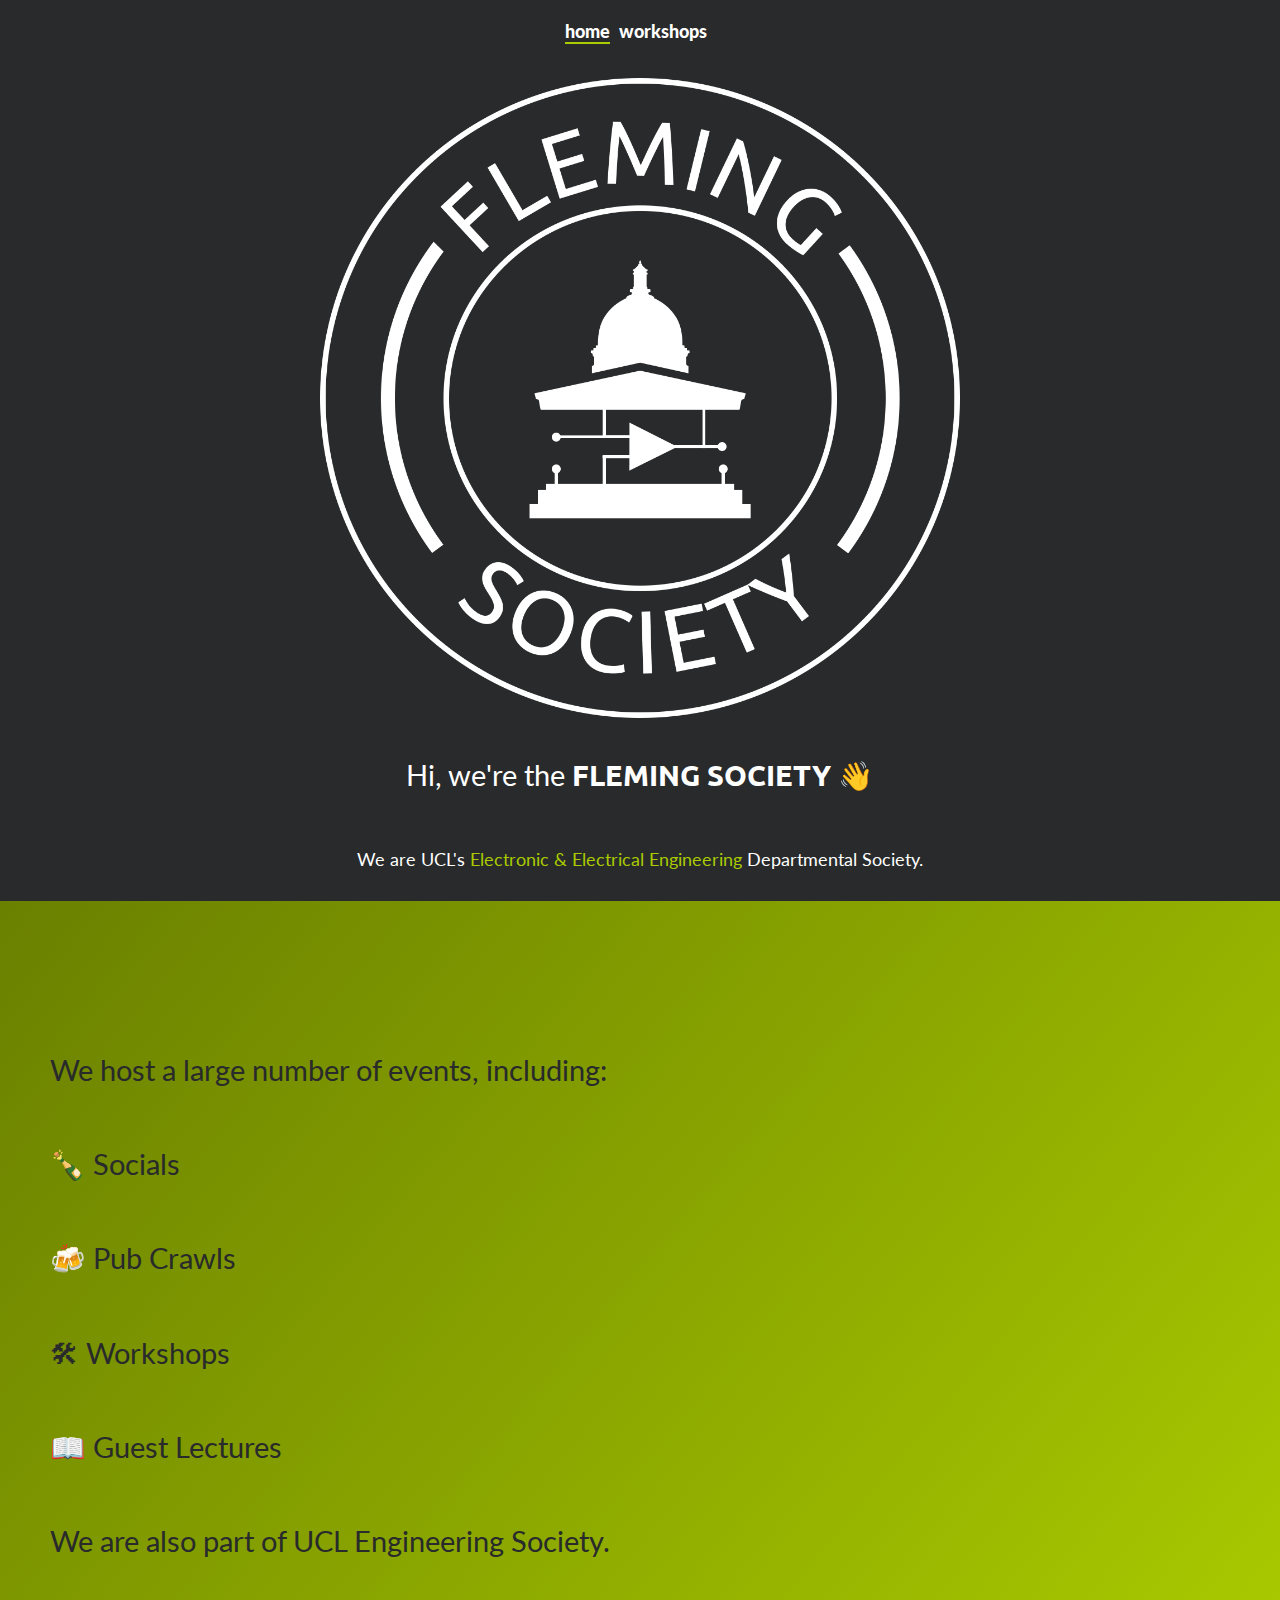
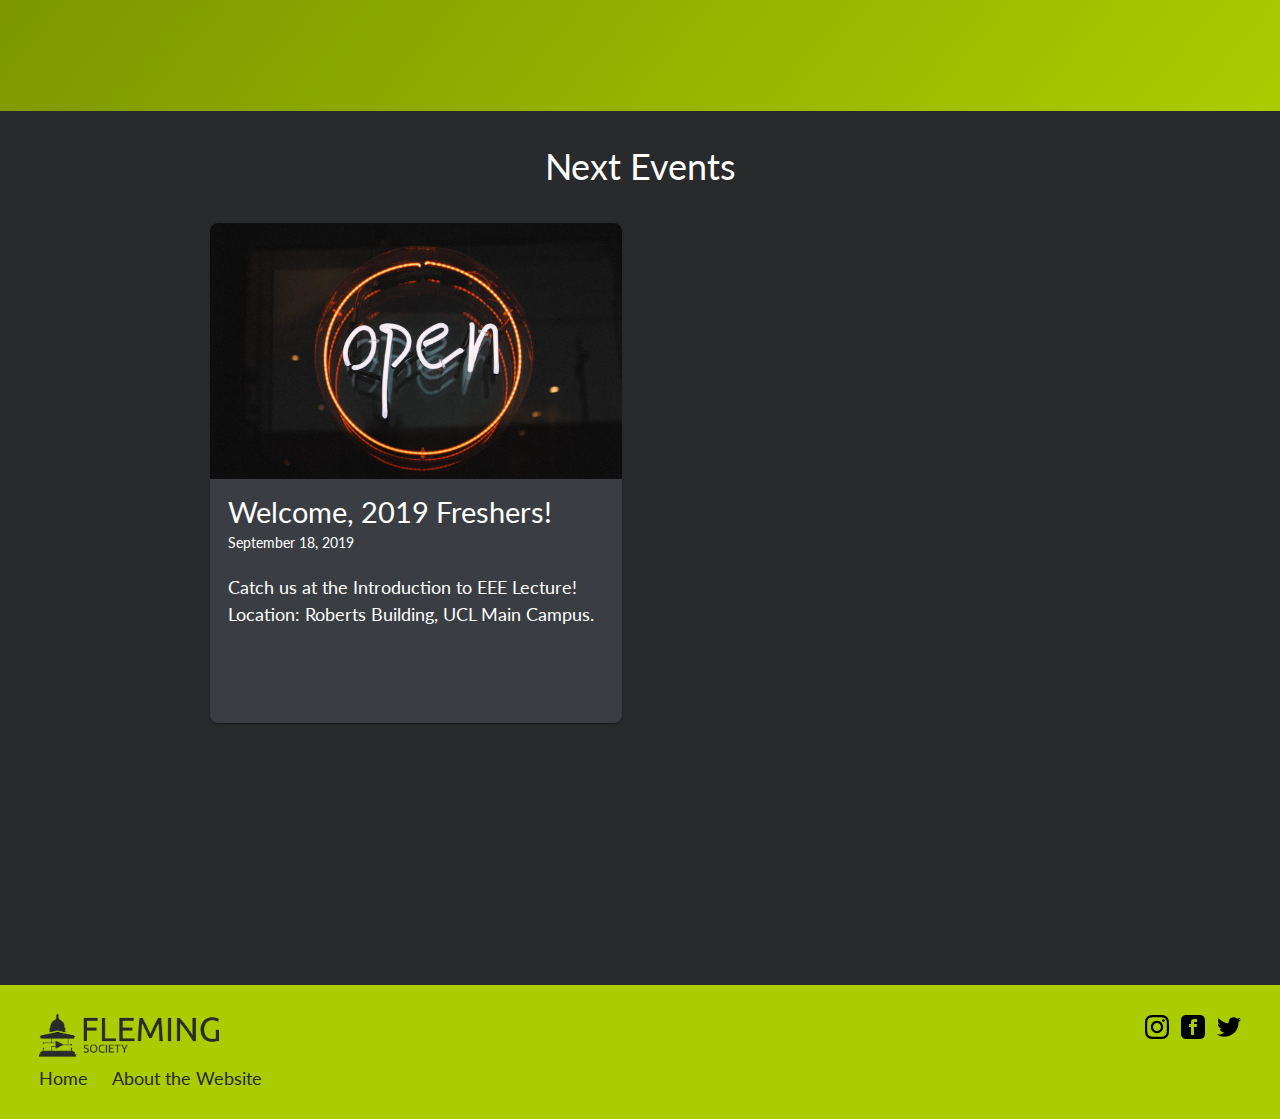
<file: index.html>
<!DOCTYPE html><html lang="en"><head><meta charSet="utf-8"/><meta http-equiv="x-ua-compatible" content="ie=edge"/><meta name="viewport" content="width=device-width, initial-scale=1, shrink-to-fit=no"/><style id="typography.js">html{font-family:sans-serif;-ms-text-size-adjust:100%;-webkit-text-size-adjust:100%}body{margin:0}article,aside,details,figcaption,figure,footer,header,main,menu,nav,section,summary{display:block}audio,canvas,progress,video{display:inline-block}audio:not([controls]){display:none;height:0}progress{vertical-align:baseline}[hidden],template{display:none}a{background-color:transparent;-webkit-text-decoration-skip:objects}a:active,a:hover{outline-width:0}abbr[title]{border-bottom:none;text-decoration:underline;text-decoration:underline dotted}b,strong{font-weight:inherit;font-weight:bolder}dfn{font-style:italic}h1{font-size:2em;margin:.67em 0}mark{background-color:#ff0;color:#000}small{font-size:80%}sub,sup{font-size:75%;line-height:0;position:relative;vertical-align:baseline}sub{bottom:-.25em}sup{top:-.5em}img{border-style:none}svg:not(:root){overflow:hidden}code,kbd,pre,samp{font-family:monospace,monospace;font-size:1em}figure{margin:1em 40px}hr{box-sizing:content-box;height:0;overflow:visible}button,input,optgroup,select,textarea{font:inherit;margin:0}optgroup{font-weight:700}button,input{overflow:visible}button,select{text-transform:none}[type=reset],[type=submit],button,html [type=button]{-webkit-appearance:button}[type=button]::-moz-focus-inner,[type=reset]::-moz-focus-inner,[type=submit]::-moz-focus-inner,button::-moz-focus-inner{border-style:none;padding:0}[type=button]:-moz-focusring,[type=reset]:-moz-focusring,[type=submit]:-moz-focusring,button:-moz-focusring{outline:1px dotted ButtonText}fieldset{border:1px solid silver;margin:0 2px;padding:.35em .625em .75em}legend{box-sizing:border-box;color:inherit;display:table;max-width:100%;padding:0;white-space:normal}textarea{overflow:auto}[type=checkbox],[type=radio]{box-sizing:border-box;padding:0}[type=number]::-webkit-inner-spin-button,[type=number]::-webkit-outer-spin-button{height:auto}[type=search]{-webkit-appearance:textfield;outline-offset:-2px}[type=search]::-webkit-search-cancel-button,[type=search]::-webkit-search-decoration{-webkit-appearance:none}::-webkit-input-placeholder{color:inherit;opacity:.54}::-webkit-file-upload-button{-webkit-appearance:button;font:inherit}html{font:112.5%/1.666 'Lato',-apple-system,'BlinkMacSystemFont','Segoe UI','Roboto','Helvetica','Arial',sans-serif,'Apple Color Emoji','Segoe UI Emoji','Segoe UI Symbol';box-sizing:border-box;overflow-y:scroll;}*{box-sizing:inherit;}*:before{box-sizing:inherit;}*:after{box-sizing:inherit;}body{color:hsla(0,0%,0%,0.8);font-family:'Lato',-apple-system,'BlinkMacSystemFont','Segoe UI','Roboto','Helvetica','Arial',sans-serif,'Apple Color Emoji','Segoe UI Emoji','Segoe UI Symbol';font-weight:normal;word-wrap:break-word;font-kerning:normal;-moz-font-feature-settings:"kern", "liga", "clig", "calt";-ms-font-feature-settings:"kern", "liga", "clig", "calt";-webkit-font-feature-settings:"kern", "liga", "clig", "calt";font-feature-settings:"kern", "liga", "clig", "calt";}img{max-width:100%;margin-left:0;margin-right:0;margin-top:0;padding-bottom:0;padding-left:0;padding-right:0;padding-top:0;margin-bottom:0;}h1{margin-left:0;margin-right:0;margin-top:0;padding-bottom:0;padding-left:0;padding-right:0;padding-top:0;margin-bottom:1.666rem;color:inherit;font-family:'Lato',-apple-system,'BlinkMacSystemFont','Segoe UI','Roboto','Helvetica','Arial',sans-serif,'Apple Color Emoji','Segoe UI Emoji','Segoe UI Symbol';font-weight:400;text-rendering:optimizeLegibility;font-size:3.157rem;line-height:1.1;}h2{margin-left:0;margin-right:0;margin-top:0;padding-bottom:0;padding-left:0;padding-right:0;padding-top:0;margin-bottom:1.666rem;color:inherit;font-family:'Lato',-apple-system,'BlinkMacSystemFont','Segoe UI','Roboto','Helvetica','Arial',sans-serif,'Apple Color Emoji','Segoe UI Emoji','Segoe UI Symbol';font-weight:400;text-rendering:optimizeLegibility;font-size:1.99326rem;line-height:1.1;}h3{margin-left:0;margin-right:0;margin-top:0;padding-bottom:0;padding-left:0;padding-right:0;padding-top:0;margin-bottom:1.666rem;color:inherit;font-family:'Lato',-apple-system,'BlinkMacSystemFont','Segoe UI','Roboto','Helvetica','Arial',sans-serif,'Apple Color Emoji','Segoe UI Emoji','Segoe UI Symbol';font-weight:400;text-rendering:optimizeLegibility;font-size:1.58383rem;line-height:1.1;}h4{margin-left:0;margin-right:0;margin-top:0;padding-bottom:0;padding-left:0;padding-right:0;padding-top:0;margin-bottom:1.666rem;color:inherit;font-family:'Lato',-apple-system,'BlinkMacSystemFont','Segoe UI','Roboto','Helvetica','Arial',sans-serif,'Apple Color Emoji','Segoe UI Emoji','Segoe UI Symbol';font-weight:400;text-rendering:optimizeLegibility;font-size:1rem;line-height:1.1;}h5{margin-left:0;margin-right:0;margin-top:0;padding-bottom:0;padding-left:0;padding-right:0;padding-top:0;margin-bottom:1.666rem;color:inherit;font-family:'Lato',-apple-system,'BlinkMacSystemFont','Segoe UI','Roboto','Helvetica','Arial',sans-serif,'Apple Color Emoji','Segoe UI Emoji','Segoe UI Symbol';font-weight:400;text-rendering:optimizeLegibility;font-size:0.79459rem;line-height:1.1;}h6{margin-left:0;margin-right:0;margin-top:0;padding-bottom:0;padding-left:0;padding-right:0;padding-top:0;margin-bottom:1.666rem;color:inherit;font-family:'Lato',-apple-system,'BlinkMacSystemFont','Segoe UI','Roboto','Helvetica','Arial',sans-serif,'Apple Color Emoji','Segoe UI Emoji','Segoe UI Symbol';font-weight:400;text-rendering:optimizeLegibility;font-size:0.7083rem;line-height:1.1;}hgroup{margin-left:0;margin-right:0;margin-top:0;padding-bottom:0;padding-left:0;padding-right:0;padding-top:0;margin-bottom:1.666rem;}ul{margin-left:1.666rem;margin-right:0;margin-top:0;padding-bottom:0;padding-left:0;padding-right:0;padding-top:0;margin-bottom:1.666rem;list-style-position:outside;list-style-image:none;}ol{margin-left:1.666rem;margin-right:0;margin-top:0;padding-bottom:0;padding-left:0;padding-right:0;padding-top:0;margin-bottom:1.666rem;list-style-position:outside;list-style-image:none;}dl{margin-left:0;margin-right:0;margin-top:0;padding-bottom:0;padding-left:0;padding-right:0;padding-top:0;margin-bottom:1.666rem;}dd{margin-left:0;margin-right:0;margin-top:0;padding-bottom:0;padding-left:0;padding-right:0;padding-top:0;margin-bottom:1.666rem;}p{margin-left:0;margin-right:0;margin-top:0;padding-bottom:0;padding-left:0;padding-right:0;padding-top:0;margin-bottom:1.666rem;}figure{margin-left:0;margin-right:0;margin-top:0;padding-bottom:0;padding-left:0;padding-right:0;padding-top:0;margin-bottom:1.666rem;}pre{margin-left:0;margin-right:0;margin-top:0;padding-bottom:0;padding-left:0;padding-right:0;padding-top:0;margin-bottom:1.666rem;font-size:0.85rem;line-height:1.666rem;}table{margin-left:0;margin-right:0;margin-top:0;padding-bottom:0;padding-left:0;padding-right:0;padding-top:0;margin-bottom:1.666rem;font-size:1rem;line-height:1.666rem;border-collapse:collapse;width:100%;}fieldset{margin-left:0;margin-right:0;margin-top:0;padding-bottom:0;padding-left:0;padding-right:0;padding-top:0;margin-bottom:1.666rem;}blockquote{margin-left:1.666rem;margin-right:1.666rem;margin-top:0;padding-bottom:0;padding-left:0;padding-right:0;padding-top:0;margin-bottom:1.666rem;}form{margin-left:0;margin-right:0;margin-top:0;padding-bottom:0;padding-left:0;padding-right:0;padding-top:0;margin-bottom:1.666rem;}noscript{margin-left:0;margin-right:0;margin-top:0;padding-bottom:0;padding-left:0;padding-right:0;padding-top:0;margin-bottom:1.666rem;}iframe{margin-left:0;margin-right:0;margin-top:0;padding-bottom:0;padding-left:0;padding-right:0;padding-top:0;margin-bottom:1.666rem;}hr{margin-left:0;margin-right:0;margin-top:0;padding-bottom:0;padding-left:0;padding-right:0;padding-top:0;margin-bottom:calc(1.666rem - 1px);background:hsla(0,0%,0%,0.2);border:none;height:1px;}address{margin-left:0;margin-right:0;margin-top:0;padding-bottom:0;padding-left:0;padding-right:0;padding-top:0;margin-bottom:1.666rem;}b{font-weight:bold;}strong{font-weight:bold;}dt{font-weight:bold;}th{font-weight:bold;}li{margin-bottom:calc(1.666rem / 2);}ol li{padding-left:0;}ul li{padding-left:0;}li > ol{margin-left:1.666rem;margin-bottom:calc(1.666rem / 2);margin-top:calc(1.666rem / 2);}li > ul{margin-left:1.666rem;margin-bottom:calc(1.666rem / 2);margin-top:calc(1.666rem / 2);}blockquote *:last-child{margin-bottom:0;}li *:last-child{margin-bottom:0;}p *:last-child{margin-bottom:0;}li > p{margin-bottom:calc(1.666rem / 2);}code{font-size:0.85rem;line-height:1.666rem;}kbd{font-size:0.85rem;line-height:1.666rem;}samp{font-size:0.85rem;line-height:1.666rem;}abbr{border-bottom:1px dotted hsla(0,0%,0%,0.5);cursor:help;}acronym{border-bottom:1px dotted hsla(0,0%,0%,0.5);cursor:help;}abbr[title]{border-bottom:1px dotted hsla(0,0%,0%,0.5);cursor:help;text-decoration:none;}thead{text-align:left;}td,th{text-align:left;border-bottom:1px solid hsla(0,0%,0%,0.12);font-feature-settings:"tnum";-moz-font-feature-settings:"tnum";-ms-font-feature-settings:"tnum";-webkit-font-feature-settings:"tnum";padding-left:1.11067rem;padding-right:1.11067rem;padding-top:0.833rem;padding-bottom:calc(0.833rem - 1px);}th:first-child,td:first-child{padding-left:0;}th:last-child,td:last-child{padding-right:0;}</style><style data-href="/styles.bfc7fb55f547c01f3716.css">@import url(https://fonts.googleapis.com/css?family=Ubuntu&display=swap);@import url(https://fonts.googleapis.com/css?family=Lato&display=swap);.header-module--siteHeader--1O22-{margin:1rem auto;font-weight:900}.header-module--siteHeader--1O22->nav ul{text-align:center;list-style-type:none;margin:0;padding:0}.header-module--siteHeader--1O22->nav ul li{display:inline;margin-right:.5rem;font-family:Lato,sans-serif}.header-module--siteHeader--1O22->nav ul li:hover{border-bottom:2px solid var(--mdc-theme-primary)}.header-module--siteHeader--1O22->nav ul li a{text-decoration:none}.header-module--activeLink--1M5V6{border-bottom:2px solid var(--mdc-theme-primary)}.footer-module--siteFooter--1akTA{position:absolute;bottom:0;display:flex;flex-direction:column;justify-content:space-between;width:100%;padding:1.5rem;background-color:var(--mdc-theme-primary);color:var(--mdc-theme-on-primary)}.footer-module--footerNav--TcMbw{display:block}.footer-module--footerNav--TcMbw ul{list-style-type:none;margin:0;padding:0}.footer-module--footerLogo--iA_g7{margin:12px 0}.footer-module--footerNav--TcMbw ul li{display:block;margin:12px 0}.footer-module--footerNav2--1xjPK{display:block;text-align:left}.footer-module--footerNav2--1xjPK a{margin-right:12px}.footer-module--footerIcon--1eULs{vertical-align:middle;stroke:#282a2b}@media screen and (min-width:650px){.footer-module--siteFooter--1akTA{flex-direction:row}.footer-module--footerNav--TcMbw ul li{display:inline;margin:0 12px}.footer-module--footerLogo--iA_g7{margin:0 12px}.footer-module--footerNav2--1xjPK{text-align:right}}.centeredLayout-module--siteContainer--1MBQp{min-height:100vh;overflow:hidden;display:block;position:relative;padding-bottom:360px}.centeredLayout-module--siteMain--OpQAX{min-height:100%;margin:0 auto;max-width:860px;padding:1rem}.blogPost-module--blogPostContent--BAfg9 a{text-decoration:underline!important}.layout-module--siteContainer--16IDw{min-height:100vh;overflow:hidden;display:block;position:relative;padding-bottom:360px}.layout-module--siteMain--1ad9e{min-height:100%;margin:0 auto}

/*! normalize.css v8.0.1 | MIT License | github.com/necolas/normalize.css */html{line-height:1.15;-webkit-text-size-adjust:100%}body{margin:0}main{display:block}h1{font-size:2em;margin:.67em 0}hr{box-sizing:content-box;height:0;overflow:visible}pre{font-family:monospace,monospace;font-size:1em}a{background-color:transparent}abbr[title]{border-bottom:none;text-decoration:underline;-webkit-text-decoration:underline dotted;text-decoration:underline dotted}b,strong{font-weight:bolder}code,kbd,samp{font-family:monospace,monospace;font-size:1em}small{font-size:80%}sub,sup{font-size:75%;line-height:0;position:relative;vertical-align:baseline}sub{bottom:-.25em}sup{top:-.5em}img{border-style:none}button,input,optgroup,select,textarea{font-family:inherit;font-size:100%;line-height:1.15;margin:0}button,input{overflow:visible}button,select{text-transform:none}[type=button],[type=reset],[type=submit],button{-webkit-appearance:button}[type=button]::-moz-focus-inner,[type=reset]::-moz-focus-inner,[type=submit]::-moz-focus-inner,button::-moz-focus-inner{border-style:none;padding:0}[type=button]:-moz-focusring,[type=reset]:-moz-focusring,[type=submit]:-moz-focusring,button:-moz-focusring{outline:1px dotted ButtonText}fieldset{padding:.35em .75em .625em}legend{box-sizing:border-box;color:inherit;display:table;max-width:100%;padding:0;white-space:normal}progress{vertical-align:baseline}textarea{overflow:auto}[type=checkbox],[type=radio]{box-sizing:border-box;padding:0}[type=number]::-webkit-inner-spin-button,[type=number]::-webkit-outer-spin-button{height:auto}[type=search]{-webkit-appearance:textfield;outline-offset:-2px}[type=search]::-webkit-search-decoration{-webkit-appearance:none}::-webkit-file-upload-button{-webkit-appearance:button;font:inherit}details{display:block}summary{display:list-item}[hidden],template{display:none}:root{--mdc-theme-primary:#abcc00;--mdc-theme-on-primary:#282a2b;--mdc-theme-secondary:#fff;--mdc-theme-on-secondary:#282a2b;--mdc-theme-surface:#3a3e42;--mdc-theme-background:#282a2b;--mdc-theme-on-background:#fff}@font-face{font-family:Material Icons;font-style:normal;font-weight:400;src:local("Material Icons Regular"),local("MaterialIcons-Regular"),url(https://fonts.gstatic.com/s/materialicons/v47/flUhRq6tzZclQEJ-Vdg-IuiaDsNc.woff2) format("woff2");font-display:swap}.material-icons{font-family:Material Icons;font-weight:400;font-style:normal;font-size:24px;line-height:1;letter-spacing:normal;text-transform:none;display:inline-block;white-space:nowrap;word-wrap:normal;direction:ltr;-webkit-font-feature-settings:"liga";-webkit-font-smoothing:antialiased}.anoun-title{font-family:Playfair Display,serif;font-weight:900;color:var(--mdc-theme-primary)}.fleming-title{font-family:Ubuntu,sans-serif;font-style:normal;font-weight:700}@-webkit-keyframes mdc-ripple-fg-radius-in{0%{-webkit-animation-timing-function:cubic-bezier(.4,0,.2,1);animation-timing-function:cubic-bezier(.4,0,.2,1);-webkit-transform:translate(var(--mdc-ripple-fg-translate-start,0)) scale(1);transform:translate(var(--mdc-ripple-fg-translate-start,0)) scale(1)}to{-webkit-transform:translate(var(--mdc-ripple-fg-translate-end,0)) scale(var(--mdc-ripple-fg-scale,1));transform:translate(var(--mdc-ripple-fg-translate-end,0)) scale(var(--mdc-ripple-fg-scale,1))}}@keyframes mdc-ripple-fg-radius-in{0%{-webkit-animation-timing-function:cubic-bezier(.4,0,.2,1);animation-timing-function:cubic-bezier(.4,0,.2,1);-webkit-transform:translate(var(--mdc-ripple-fg-translate-start,0)) scale(1);transform:translate(var(--mdc-ripple-fg-translate-start,0)) scale(1)}to{-webkit-transform:translate(var(--mdc-ripple-fg-translate-end,0)) scale(var(--mdc-ripple-fg-scale,1));transform:translate(var(--mdc-ripple-fg-translate-end,0)) scale(var(--mdc-ripple-fg-scale,1))}}@-webkit-keyframes mdc-ripple-fg-opacity-in{0%{-webkit-animation-timing-function:linear;animation-timing-function:linear;opacity:0}to{opacity:var(--mdc-ripple-fg-opacity,0)}}@keyframes mdc-ripple-fg-opacity-in{0%{-webkit-animation-timing-function:linear;animation-timing-function:linear;opacity:0}to{opacity:var(--mdc-ripple-fg-opacity,0)}}@-webkit-keyframes mdc-ripple-fg-opacity-out{0%{-webkit-animation-timing-function:linear;animation-timing-function:linear;opacity:var(--mdc-ripple-fg-opacity,0)}to{opacity:0}}@keyframes mdc-ripple-fg-opacity-out{0%{-webkit-animation-timing-function:linear;animation-timing-function:linear;opacity:var(--mdc-ripple-fg-opacity,0)}to{opacity:0}}.mdc-ripple-surface--test-edge-var-bug{--mdc-ripple-surface-test-edge-var:1px solid #000;visibility:hidden}.mdc-ripple-surface--test-edge-var-bug:before{border:var(--mdc-ripple-surface-test-edge-var)}.material-icons--ripple-surface{--mdc-ripple-fg-size:0;--mdc-ripple-left:0;--mdc-ripple-top:0;--mdc-ripple-fg-scale:1;--mdc-ripple-fg-translate-end:0;--mdc-ripple-fg-translate-start:0;-webkit-tap-highlight-color:rgba(0,0,0,0);will-change:transform,opacity}.material-icons--ripple-surface:after,.material-icons--ripple-surface:before{position:absolute;border-radius:50%;opacity:0;pointer-events:none;content:""}.material-icons--ripple-surface:before{-webkit-transition:opacity 15ms linear,background-color 15ms linear;transition:opacity 15ms linear,background-color 15ms linear;z-index:1}.material-icons--ripple-surface.mdc-ripple-upgraded:before{-webkit-transform:scale(var(--mdc-ripple-fg-scale,1));transform:scale(var(--mdc-ripple-fg-scale,1))}.material-icons--ripple-surface.mdc-ripple-upgraded:after{top:0;left:0;-webkit-transform:scale(0);transform:scale(0);-webkit-transform-origin:center center;transform-origin:center center}.material-icons--ripple-surface.mdc-ripple-upgraded--unbounded:after{top:var(--mdc-ripple-top,0);left:var(--mdc-ripple-left,0)}.material-icons--ripple-surface.mdc-ripple-upgraded--foreground-activation:after{-webkit-animation:mdc-ripple-fg-radius-in 225ms forwards,mdc-ripple-fg-opacity-in 75ms forwards;animation:mdc-ripple-fg-radius-in 225ms forwards,mdc-ripple-fg-opacity-in 75ms forwards}.material-icons--ripple-surface.mdc-ripple-upgraded--foreground-deactivation:after{-webkit-animation:mdc-ripple-fg-opacity-out .15s;animation:mdc-ripple-fg-opacity-out .15s;-webkit-transform:translate(var(--mdc-ripple-fg-translate-end,0)) scale(var(--mdc-ripple-fg-scale,1));transform:translate(var(--mdc-ripple-fg-translate-end,0)) scale(var(--mdc-ripple-fg-scale,1))}.material-icons--ripple-surface:after,.material-icons--ripple-surface:before{top:-50%;left:-50%;width:200%;height:200%}.material-icons--ripple-surface.mdc-ripple-upgraded:after{width:var(--mdc-ripple-fg-size,100%);height:var(--mdc-ripple-fg-size,100%)}.material-icons--ripple-surface:after,.material-icons--ripple-surface:before{background-color:#000}.material-icons--ripple-surface:hover:before{opacity:.04}.material-icons--ripple-surface.mdc-ripple-upgraded--background-focused:before,.material-icons--ripple-surface:not(.mdc-ripple-upgraded):focus:before{-webkit-transition-duration:75ms;transition-duration:75ms;opacity:.12}.material-icons--ripple-surface:not(.mdc-ripple-upgraded):after{-webkit-transition:opacity .15s linear;transition:opacity .15s linear}.material-icons--ripple-surface:not(.mdc-ripple-upgraded):active:after{-webkit-transition-duration:75ms;transition-duration:75ms;opacity:.12}.material-icons--ripple-surface.mdc-ripple-upgraded{--mdc-ripple-fg-opacity:0.12}.mdc-card{border-radius:4px;background-color:#fff;background-color:var(--mdc-theme-surface,#fff);display:flex;flex-direction:column;box-sizing:border-box}.mdc-card--outlined{box-shadow:0 0 0 0 rgba(0,0,0,.2),0 0 0 0 rgba(0,0,0,.14),0 0 0 0 rgba(0,0,0,.12);border:1px solid #e0e0e0}.mdc-card__media{position:relative;box-sizing:border-box;background-repeat:no-repeat;background-position:50%;background-size:cover}.mdc-card__media:before{display:block;content:""}.mdc-card__media:first-child{border-top-left-radius:inherit;border-top-right-radius:inherit}.mdc-card__media:last-child{border-bottom-left-radius:inherit;border-bottom-right-radius:inherit}.mdc-card__media--square:before{margin-top:100%}.mdc-card__media--16-9:before{margin-top:56.25%}.mdc-card__media-content{position:absolute;top:0;right:0;bottom:0;left:0;box-sizing:border-box}.mdc-card__primary-action{display:flex;flex-direction:column;box-sizing:border-box;position:relative;outline:none;color:inherit;text-decoration:none;cursor:pointer;overflow:hidden}.mdc-card__primary-action:first-child{border-top-left-radius:inherit;border-top-right-radius:inherit}.mdc-card__primary-action:last-child{border-bottom-left-radius:inherit;border-bottom-right-radius:inherit}.mdc-card__actions{display:flex;flex-direction:row;align-items:center;box-sizing:border-box;min-height:52px;padding:8px}.mdc-card__actions--full-bleed{padding:0}.mdc-card__action-buttons,.mdc-card__action-icons{display:flex;flex-direction:row;align-items:center;box-sizing:border-box}.mdc-card__action-icons{color:rgba(0,0,0,.6);flex-grow:1;justify-content:flex-end}.mdc-card__action-buttons+.mdc-card__action-icons{margin-left:16px;margin-right:0}.mdc-card__action-buttons+.mdc-card__action-icons[dir=rtl],[dir=rtl] .mdc-card__action-buttons+.mdc-card__action-icons{margin-left:0;margin-right:16px}.mdc-card__action{display:inline-flex;flex-direction:row;align-items:center;box-sizing:border-box;justify-content:center;cursor:pointer;-webkit-user-select:none;-moz-user-select:none;-ms-user-select:none;user-select:none}.mdc-card__action:focus{outline:none}.mdc-card__action--button{margin-left:0;margin-right:8px;padding:0 8px}.mdc-card__action--button[dir=rtl],[dir=rtl] .mdc-card__action--button{margin-left:8px;margin-right:0}.mdc-card__action--button:last-child,.mdc-card__action--button:last-child[dir=rtl],[dir=rtl] .mdc-card__action--button:last-child{margin-left:0;margin-right:0}.mdc-card__actions--full-bleed .mdc-card__action--button{justify-content:space-between;width:100%;height:auto;max-height:none;margin:0;padding:8px 16px;text-align:left}.mdc-card__actions--full-bleed .mdc-card__action--button[dir=rtl],[dir=rtl] .mdc-card__actions--full-bleed .mdc-card__action--button{text-align:right}.mdc-card__action--icon{margin:-6px 0;padding:12px}.mdc-card__action--icon:not(:disabled){color:rgba(0,0,0,.6)}.mdc-card__primary-action{--mdc-ripple-fg-size:0;--mdc-ripple-left:0;--mdc-ripple-top:0;--mdc-ripple-fg-scale:1;--mdc-ripple-fg-translate-end:0;--mdc-ripple-fg-translate-start:0;-webkit-tap-highlight-color:rgba(0,0,0,0);will-change:transform,opacity}.mdc-card__primary-action:after,.mdc-card__primary-action:before{position:absolute;border-radius:50%;opacity:0;pointer-events:none;content:""}.mdc-card__primary-action:before{-webkit-transition:opacity 15ms linear,background-color 15ms linear;transition:opacity 15ms linear,background-color 15ms linear;z-index:1}.mdc-card__primary-action.mdc-ripple-upgraded:before{-webkit-transform:scale(var(--mdc-ripple-fg-scale,1));transform:scale(var(--mdc-ripple-fg-scale,1))}.mdc-card__primary-action.mdc-ripple-upgraded:after{top:0;left:0;-webkit-transform:scale(0);transform:scale(0);-webkit-transform-origin:center center;transform-origin:center center}.mdc-card__primary-action.mdc-ripple-upgraded--unbounded:after{top:var(--mdc-ripple-top,0);left:var(--mdc-ripple-left,0)}.mdc-card__primary-action.mdc-ripple-upgraded--foreground-activation:after{-webkit-animation:mdc-ripple-fg-radius-in 225ms forwards,mdc-ripple-fg-opacity-in 75ms forwards;animation:mdc-ripple-fg-radius-in 225ms forwards,mdc-ripple-fg-opacity-in 75ms forwards}.mdc-card__primary-action.mdc-ripple-upgraded--foreground-deactivation:after{-webkit-animation:mdc-ripple-fg-opacity-out .15s;animation:mdc-ripple-fg-opacity-out .15s;-webkit-transform:translate(var(--mdc-ripple-fg-translate-end,0)) scale(var(--mdc-ripple-fg-scale,1));transform:translate(var(--mdc-ripple-fg-translate-end,0)) scale(var(--mdc-ripple-fg-scale,1))}.mdc-card__primary-action:after,.mdc-card__primary-action:before{top:-50%;left:-50%;width:200%;height:200%}.mdc-card__primary-action.mdc-ripple-upgraded:after{width:var(--mdc-ripple-fg-size,100%);height:var(--mdc-ripple-fg-size,100%)}.mdc-card__primary-action:after,.mdc-card__primary-action:before{background-color:#000}.mdc-card__primary-action:hover:before{opacity:.04}.mdc-card__primary-action.mdc-ripple-upgraded--background-focused:before,.mdc-card__primary-action:not(.mdc-ripple-upgraded):focus:before{-webkit-transition-duration:75ms;transition-duration:75ms;opacity:.12}.mdc-card__primary-action:not(.mdc-ripple-upgraded):after{-webkit-transition:opacity .15s linear;transition:opacity .15s linear}.mdc-card__primary-action:not(.mdc-ripple-upgraded):active:after{-webkit-transition-duration:75ms;transition-duration:75ms;opacity:.12}.mdc-card__primary-action.mdc-ripple-upgraded{--mdc-ripple-fg-opacity:0.12}.mdc-button{font-family:Roboto,sans-serif;-moz-osx-font-smoothing:grayscale;-webkit-font-smoothing:antialiased;font-size:.875rem;line-height:2.25rem;font-weight:500;letter-spacing:.08929em;text-decoration:none;text-transform:uppercase;padding:0 8px;display:inline-flex;position:relative;align-items:center;justify-content:center;box-sizing:border-box;min-width:64px;height:36px;border:none;outline:none;line-height:inherit;-webkit-user-select:none;-moz-user-select:none;-ms-user-select:none;user-select:none;-webkit-appearance:none;overflow:hidden;vertical-align:middle;border-radius:4px}.mdc-button::-moz-focus-inner{padding:0;border:0}.mdc-button:active{outline:none}.mdc-button:hover{cursor:pointer}.mdc-button:disabled{background-color:transparent;color:rgba(0,0,0,.37);cursor:default;pointer-events:none}.mdc-button.mdc-button--dense{border-radius:4px}.mdc-button:not(:disabled){background-color:transparent}.mdc-button .mdc-button__icon{margin-left:0;margin-right:8px;display:inline-block;width:18px;height:18px;font-size:18px;vertical-align:top}.mdc-button .mdc-button__icon[dir=rtl],[dir=rtl] .mdc-button .mdc-button__icon{margin-left:8px;margin-right:0}.mdc-button:not(:disabled){color:#6200ee;color:var(--mdc-theme-primary,#6200ee)}.mdc-button__label+.mdc-button__icon{margin-left:8px;margin-right:0}.mdc-button__label+.mdc-button__icon[dir=rtl],[dir=rtl] .mdc-button__label+.mdc-button__icon{margin-left:0;margin-right:8px}svg.mdc-button__icon{fill:currentColor}.mdc-button--outlined .mdc-button__icon,.mdc-button--raised .mdc-button__icon,.mdc-button--unelevated .mdc-button__icon{margin-left:-4px;margin-right:8px}.mdc-button--outlined .mdc-button__icon[dir=rtl],.mdc-button--outlined .mdc-button__label+.mdc-button__icon,.mdc-button--raised .mdc-button__icon[dir=rtl],.mdc-button--raised .mdc-button__label+.mdc-button__icon,.mdc-button--unelevated .mdc-button__icon[dir=rtl],.mdc-button--unelevated .mdc-button__label+.mdc-button__icon,[dir=rtl] .mdc-button--outlined .mdc-button__icon,[dir=rtl] .mdc-button--raised .mdc-button__icon,[dir=rtl] .mdc-button--unelevated .mdc-button__icon{margin-left:8px;margin-right:-4px}.mdc-button--outlined .mdc-button__label+.mdc-button__icon[dir=rtl],.mdc-button--raised .mdc-button__label+.mdc-button__icon[dir=rtl],.mdc-button--unelevated .mdc-button__label+.mdc-button__icon[dir=rtl],[dir=rtl] .mdc-button--outlined .mdc-button__label+.mdc-button__icon,[dir=rtl] .mdc-button--raised .mdc-button__label+.mdc-button__icon,[dir=rtl] .mdc-button--unelevated .mdc-button__label+.mdc-button__icon{margin-left:-4px;margin-right:8px}.mdc-button--raised,.mdc-button--unelevated{padding:0 16px}.mdc-button--raised:disabled,.mdc-button--unelevated:disabled{background-color:rgba(0,0,0,.12);color:rgba(0,0,0,.37)}.mdc-button--raised:not(:disabled),.mdc-button--unelevated:not(:disabled){background-color:#6200ee}@supports not (-ms-ime-align:auto){.mdc-button--raised:not(:disabled),.mdc-button--unelevated:not(:disabled){background-color:var(--mdc-theme-primary,#6200ee)}}.mdc-button--raised:not(:disabled),.mdc-button--unelevated:not(:disabled){color:#fff;color:var(--mdc-theme-on-primary,#fff)}.mdc-button--raised{box-shadow:0 3px 1px -2px rgba(0,0,0,.2),0 2px 2px 0 rgba(0,0,0,.14),0 1px 5px 0 rgba(0,0,0,.12);-webkit-transition:box-shadow .28s cubic-bezier(.4,0,.2,1);transition:box-shadow .28s cubic-bezier(.4,0,.2,1)}.mdc-button--raised:focus,.mdc-button--raised:hover{box-shadow:0 2px 4px -1px rgba(0,0,0,.2),0 4px 5px 0 rgba(0,0,0,.14),0 1px 10px 0 rgba(0,0,0,.12)}.mdc-button--raised:active{box-shadow:0 5px 5px -3px rgba(0,0,0,.2),0 8px 10px 1px rgba(0,0,0,.14),0 3px 14px 2px rgba(0,0,0,.12)}.mdc-button--raised:disabled{box-shadow:0 0 0 0 rgba(0,0,0,.2),0 0 0 0 rgba(0,0,0,.14),0 0 0 0 rgba(0,0,0,.12)}.mdc-button--outlined{border-style:solid;padding:0 14px;border-width:2px}.mdc-button--outlined:disabled{border-color:rgba(0,0,0,.37)}.mdc-button--outlined:not(:disabled){border-color:#6200ee;border-color:var(--mdc-theme-primary,#6200ee)}.mdc-button--dense{height:32px;font-size:.8125rem}.mdc-button{--mdc-ripple-fg-size:0;--mdc-ripple-left:0;--mdc-ripple-top:0;--mdc-ripple-fg-scale:1;--mdc-ripple-fg-translate-end:0;--mdc-ripple-fg-translate-start:0;-webkit-tap-highlight-color:rgba(0,0,0,0);will-change:transform,opacity}.mdc-button:after,.mdc-button:before{position:absolute;border-radius:50%;opacity:0;pointer-events:none;content:""}.mdc-button:before{-webkit-transition:opacity 15ms linear,background-color 15ms linear;transition:opacity 15ms linear,background-color 15ms linear;z-index:1}.mdc-button.mdc-ripple-upgraded:before{-webkit-transform:scale(var(--mdc-ripple-fg-scale,1));transform:scale(var(--mdc-ripple-fg-scale,1))}.mdc-button.mdc-ripple-upgraded:after{top:0;left:0;-webkit-transform:scale(0);transform:scale(0);-webkit-transform-origin:center center;transform-origin:center center}.mdc-button.mdc-ripple-upgraded--unbounded:after{top:var(--mdc-ripple-top,0);left:var(--mdc-ripple-left,0)}.mdc-button.mdc-ripple-upgraded--foreground-activation:after{-webkit-animation:mdc-ripple-fg-radius-in 225ms forwards,mdc-ripple-fg-opacity-in 75ms forwards;animation:mdc-ripple-fg-radius-in 225ms forwards,mdc-ripple-fg-opacity-in 75ms forwards}.mdc-button.mdc-ripple-upgraded--foreground-deactivation:after{-webkit-animation:mdc-ripple-fg-opacity-out .15s;animation:mdc-ripple-fg-opacity-out .15s;-webkit-transform:translate(var(--mdc-ripple-fg-translate-end,0)) scale(var(--mdc-ripple-fg-scale,1));transform:translate(var(--mdc-ripple-fg-translate-end,0)) scale(var(--mdc-ripple-fg-scale,1))}.mdc-button:after,.mdc-button:before{top:-50%;left:-50%;width:200%;height:200%}.mdc-button.mdc-ripple-upgraded:after{width:var(--mdc-ripple-fg-size,100%);height:var(--mdc-ripple-fg-size,100%)}.mdc-button:after,.mdc-button:before{background-color:#6200ee}@supports not (-ms-ime-align:auto){.mdc-button:after,.mdc-button:before{background-color:var(--mdc-theme-primary,#6200ee)}}.mdc-button:hover:before{opacity:.04}.mdc-button.mdc-ripple-upgraded--background-focused:before,.mdc-button:not(.mdc-ripple-upgraded):focus:before{-webkit-transition-duration:75ms;transition-duration:75ms;opacity:.12}.mdc-button:not(.mdc-ripple-upgraded):after{-webkit-transition:opacity .15s linear;transition:opacity .15s linear}.mdc-button:not(.mdc-ripple-upgraded):active:after{-webkit-transition-duration:75ms;transition-duration:75ms;opacity:.12}.mdc-button.mdc-ripple-upgraded{--mdc-ripple-fg-opacity:0.12}.mdc-button--raised:after,.mdc-button--raised:before,.mdc-button--unelevated:after,.mdc-button--unelevated:before{background-color:#fff}@supports not (-ms-ime-align:auto){.mdc-button--raised:after,.mdc-button--raised:before,.mdc-button--unelevated:after,.mdc-button--unelevated:before{background-color:var(--mdc-theme-on-primary,#fff)}}.mdc-button--raised:hover:before,.mdc-button--unelevated:hover:before{opacity:.08}.mdc-button--raised.mdc-ripple-upgraded--background-focused:before,.mdc-button--raised:not(.mdc-ripple-upgraded):focus:before,.mdc-button--unelevated.mdc-ripple-upgraded--background-focused:before,.mdc-button--unelevated:not(.mdc-ripple-upgraded):focus:before{-webkit-transition-duration:75ms;transition-duration:75ms;opacity:.24}.mdc-button--raised:not(.mdc-ripple-upgraded):after,.mdc-button--unelevated:not(.mdc-ripple-upgraded):after{-webkit-transition:opacity .15s linear;transition:opacity .15s linear}.mdc-button--raised:not(.mdc-ripple-upgraded):active:after,.mdc-button--unelevated:not(.mdc-ripple-upgraded):active:after{-webkit-transition-duration:75ms;transition-duration:75ms;opacity:.24}.mdc-button--raised.mdc-ripple-upgraded,.mdc-button--unelevated.mdc-ripple-upgraded{--mdc-ripple-fg-opacity:0.24}.mdc-floating-label{font-family:Roboto,sans-serif;-moz-osx-font-smoothing:grayscale;-webkit-font-smoothing:antialiased;font-size:1rem;line-height:1.75rem;font-weight:400;letter-spacing:.00937em;text-decoration:inherit;text-transform:inherit;position:absolute;left:0;-webkit-transform-origin:left top;transform-origin:left top;-webkit-transition:color .15s cubic-bezier(.4,0,.2,1),-webkit-transform .15s cubic-bezier(.4,0,.2,1);transition:color .15s cubic-bezier(.4,0,.2,1),-webkit-transform .15s cubic-bezier(.4,0,.2,1);transition:transform .15s cubic-bezier(.4,0,.2,1),color .15s cubic-bezier(.4,0,.2,1);transition:transform .15s cubic-bezier(.4,0,.2,1),color .15s cubic-bezier(.4,0,.2,1),-webkit-transform .15s cubic-bezier(.4,0,.2,1);line-height:1.15rem;text-align:left;text-overflow:ellipsis;white-space:nowrap;cursor:text;overflow:hidden;will-change:transform}.mdc-floating-label[dir=rtl],[dir=rtl] .mdc-floating-label{right:0;left:auto;-webkit-transform-origin:right top;transform-origin:right top;text-align:right}.mdc-floating-label--float-above{cursor:auto;-webkit-transform:translateY(-50%) scale(.75);transform:translateY(-50%) scale(.75)}.mdc-floating-label--shake{-webkit-animation:mdc-floating-label-shake-float-above-standard .25s 1;animation:mdc-floating-label-shake-float-above-standard .25s 1}@-webkit-keyframes mdc-floating-label-shake-float-above-standard{0%{-webkit-transform:translateX(0) translateY(-50%) scale(.75);transform:translateX(0) translateY(-50%) scale(.75)}33%{-webkit-animation-timing-function:cubic-bezier(.5,0,.70173,.49582);animation-timing-function:cubic-bezier(.5,0,.70173,.49582);-webkit-transform:translateX(4%) translateY(-50%) scale(.75);transform:translateX(4%) translateY(-50%) scale(.75)}66%{-webkit-animation-timing-function:cubic-bezier(.30244,.38135,.55,.95635);animation-timing-function:cubic-bezier(.30244,.38135,.55,.95635);-webkit-transform:translateX(-4%) translateY(-50%) scale(.75);transform:translateX(-4%) translateY(-50%) scale(.75)}to{-webkit-transform:translateX(0) translateY(-50%) scale(.75);transform:translateX(0) translateY(-50%) scale(.75)}}@keyframes mdc-floating-label-shake-float-above-standard{0%{-webkit-transform:translateX(0) translateY(-50%) scale(.75);transform:translateX(0) translateY(-50%) scale(.75)}33%{-webkit-animation-timing-function:cubic-bezier(.5,0,.70173,.49582);animation-timing-function:cubic-bezier(.5,0,.70173,.49582);-webkit-transform:translateX(4%) translateY(-50%) scale(.75);transform:translateX(4%) translateY(-50%) scale(.75)}66%{-webkit-animation-timing-function:cubic-bezier(.30244,.38135,.55,.95635);animation-timing-function:cubic-bezier(.30244,.38135,.55,.95635);-webkit-transform:translateX(-4%) translateY(-50%) scale(.75);transform:translateX(-4%) translateY(-50%) scale(.75)}to{-webkit-transform:translateX(0) translateY(-50%) scale(.75);transform:translateX(0) translateY(-50%) scale(.75)}}.mdc-line-ripple{position:absolute;bottom:0;left:0;width:100%;height:2px;-webkit-transform:scaleX(0);transform:scaleX(0);-webkit-transition:opacity .18s cubic-bezier(.4,0,.2,1),-webkit-transform .18s cubic-bezier(.4,0,.2,1);transition:opacity .18s cubic-bezier(.4,0,.2,1),-webkit-transform .18s cubic-bezier(.4,0,.2,1);transition:transform .18s cubic-bezier(.4,0,.2,1),opacity .18s cubic-bezier(.4,0,.2,1);transition:transform .18s cubic-bezier(.4,0,.2,1),opacity .18s cubic-bezier(.4,0,.2,1),-webkit-transform .18s cubic-bezier(.4,0,.2,1);opacity:0;z-index:2}.mdc-line-ripple--active{-webkit-transform:scaleX(1);transform:scaleX(1);opacity:1}.mdc-line-ripple--deactivating{opacity:0}.mdc-notched-outline{display:flex;position:absolute;right:0;left:0;box-sizing:border-box;width:100%;max-width:100%;height:100%;text-align:left;pointer-events:none}.mdc-notched-outline[dir=rtl],[dir=rtl] .mdc-notched-outline{text-align:right}.mdc-notched-outline__leading,.mdc-notched-outline__notch,.mdc-notched-outline__trailing{box-sizing:border-box;height:100%;-webkit-transition:border .15s cubic-bezier(.4,0,.2,1);transition:border .15s cubic-bezier(.4,0,.2,1);border-top:1px solid;border-bottom:1px solid;pointer-events:none}.mdc-notched-outline__leading{border-left:1px solid;border-right:none;width:12px}.mdc-notched-outline__leading[dir=rtl],.mdc-notched-outline__trailing,[dir=rtl] .mdc-notched-outline__leading{border-left:none;border-right:1px solid}.mdc-notched-outline__trailing{flex-grow:1}.mdc-notched-outline__trailing[dir=rtl],[dir=rtl] .mdc-notched-outline__trailing{border-left:1px solid;border-right:none}.mdc-notched-outline__notch{flex:0 0 auto;width:auto;max-width:calc(100% - 24px)}.mdc-notched-outline .mdc-floating-label{display:inline-block;position:relative;top:17px;bottom:auto;max-width:100%}.mdc-notched-outline .mdc-floating-label--float-above{text-overflow:clip}.mdc-notched-outline--upgraded .mdc-floating-label--float-above{max-width:133.33333%}.mdc-notched-outline--notched .mdc-notched-outline__notch{padding-left:0;padding-right:8px;border-top:none}.mdc-notched-outline--notched .mdc-notched-outline__notch[dir=rtl],[dir=rtl] .mdc-notched-outline--notched .mdc-notched-outline__notch{padding-left:8px;padding-right:0}.mdc-notched-outline--no-label .mdc-notched-outline__notch{padding:0}.mdc-text-field-helper-text{font-family:Roboto,sans-serif;-moz-osx-font-smoothing:grayscale;-webkit-font-smoothing:antialiased;font-size:.75rem;line-height:1.25rem;font-weight:400;letter-spacing:.03333em;text-decoration:inherit;text-transform:inherit;display:block;line-height:normal;margin:0;-webkit-transition:opacity .15s cubic-bezier(.4,0,.2,1);transition:opacity .15s cubic-bezier(.4,0,.2,1);opacity:0;will-change:opacity}.mdc-text-field-helper-text:before{display:inline-block;width:0;height:16px;content:"";vertical-align:0}.mdc-text-field-helper-text--persistent{-webkit-transition:none;transition:none;opacity:1;will-change:auto}.mdc-text-field-character-counter{font-family:Roboto,sans-serif;-moz-osx-font-smoothing:grayscale;-webkit-font-smoothing:antialiased;font-size:.75rem;line-height:1.25rem;font-weight:400;letter-spacing:.03333em;text-decoration:inherit;text-transform:inherit;display:block;margin-top:0;line-height:normal;margin-left:auto;margin-right:0;padding-left:16px;padding-right:0;white-space:nowrap}.mdc-text-field-character-counter:before{display:inline-block;width:0;height:16px;content:"";vertical-align:0}.mdc-text-field-character-counter[dir=rtl],[dir=rtl] .mdc-text-field-character-counter{margin-left:0;margin-right:auto;padding-left:0;padding-right:16px}.mdc-text-field--with-leading-icon .mdc-text-field__icon,.mdc-text-field--with-trailing-icon .mdc-text-field__icon{position:absolute;bottom:16px;cursor:pointer}.mdc-text-field__icon:not([tabindex]),.mdc-text-field__icon[tabindex="-1"]{cursor:default;pointer-events:none}.mdc-text-field{--mdc-ripple-fg-size:0;--mdc-ripple-left:0;--mdc-ripple-top:0;--mdc-ripple-fg-scale:1;--mdc-ripple-fg-translate-end:0;--mdc-ripple-fg-translate-start:0;-webkit-tap-highlight-color:rgba(0,0,0,0);will-change:transform,opacity;border-radius:4px 4px 0 0;display:inline-flex;position:relative;box-sizing:border-box;height:56px;overflow:hidden;will-change:opacity,transform,color}.mdc-text-field:after,.mdc-text-field:before{position:absolute;border-radius:50%;opacity:0;pointer-events:none;content:""}.mdc-text-field:before{-webkit-transition:opacity 15ms linear,background-color 15ms linear;transition:opacity 15ms linear,background-color 15ms linear;z-index:1}.mdc-text-field.mdc-ripple-upgraded:before{-webkit-transform:scale(var(--mdc-ripple-fg-scale,1));transform:scale(var(--mdc-ripple-fg-scale,1))}.mdc-text-field.mdc-ripple-upgraded:after{top:0;left:0;-webkit-transform:scale(0);transform:scale(0);-webkit-transform-origin:center center;transform-origin:center center}.mdc-text-field.mdc-ripple-upgraded--unbounded:after{top:var(--mdc-ripple-top,0);left:var(--mdc-ripple-left,0)}.mdc-text-field.mdc-ripple-upgraded--foreground-activation:after{-webkit-animation:mdc-ripple-fg-radius-in 225ms forwards,mdc-ripple-fg-opacity-in 75ms forwards;animation:mdc-ripple-fg-radius-in 225ms forwards,mdc-ripple-fg-opacity-in 75ms forwards}.mdc-text-field.mdc-ripple-upgraded--foreground-deactivation:after{-webkit-animation:mdc-ripple-fg-opacity-out .15s;animation:mdc-ripple-fg-opacity-out .15s;-webkit-transform:translate(var(--mdc-ripple-fg-translate-end,0)) scale(var(--mdc-ripple-fg-scale,1));transform:translate(var(--mdc-ripple-fg-translate-end,0)) scale(var(--mdc-ripple-fg-scale,1))}.mdc-text-field:after,.mdc-text-field:before{background-color:rgba(0,0,0,.87)}.mdc-text-field:hover:before{opacity:.04}.mdc-text-field.mdc-ripple-upgraded--background-focused:before,.mdc-text-field:not(.mdc-ripple-upgraded):focus:before{-webkit-transition-duration:75ms;transition-duration:75ms;opacity:.12}.mdc-text-field:after,.mdc-text-field:before{top:-50%;left:-50%;width:200%;height:200%}.mdc-text-field.mdc-ripple-upgraded:after{width:var(--mdc-ripple-fg-size,100%);height:var(--mdc-ripple-fg-size,100%)}.mdc-text-field:not(.mdc-text-field--disabled) .mdc-floating-label{color:rgba(0,0,0,.6)}.mdc-text-field:not(.mdc-text-field--disabled) .mdc-text-field__input{color:rgba(0,0,0,.87)}.mdc-text-field .mdc-text-field__input{caret-color:#6200ee;caret-color:var(--mdc-theme-primary,#6200ee)}.mdc-text-field:not(.mdc-text-field--disabled):not(.mdc-text-field--outlined):not(.mdc-text-field--textarea) .mdc-text-field__input{border-bottom-color:rgba(0,0,0,.42)}.mdc-text-field:not(.mdc-text-field--disabled):not(.mdc-text-field--outlined):not(.mdc-text-field--textarea) .mdc-text-field__input:hover{border-bottom-color:rgba(0,0,0,.87)}.mdc-text-field .mdc-line-ripple{background-color:#6200ee;background-color:var(--mdc-theme-primary,#6200ee)}.mdc-text-field:not(.mdc-text-field--disabled):not(.mdc-text-field--textarea){border-bottom-color:rgba(0,0,0,.12)}.mdc-text-field:not(.mdc-text-field--disabled)+.mdc-text-field-helper-line .mdc-text-field-character-counter,.mdc-text-field:not(.mdc-text-field--disabled)+.mdc-text-field-helper-line .mdc-text-field-helper-text,.mdc-text-field:not(.mdc-text-field--disabled) .mdc-text-field-character-counter{color:rgba(0,0,0,.6)}.mdc-text-field:not(.mdc-text-field--disabled) .mdc-text-field__icon{color:rgba(0,0,0,.54)}.mdc-text-field:not(.mdc-text-field--disabled){background-color:#f5f5f5}.mdc-text-field .mdc-floating-label{left:16px;right:auto;top:18px;pointer-events:none}.mdc-text-field .mdc-floating-label[dir=rtl],[dir=rtl] .mdc-text-field .mdc-floating-label{left:auto;right:16px}.mdc-text-field--textarea .mdc-floating-label{left:4px;right:auto}.mdc-text-field--textarea .mdc-floating-label[dir=rtl],[dir=rtl] .mdc-text-field--textarea .mdc-floating-label{left:auto;right:4px}.mdc-text-field--outlined .mdc-floating-label{left:4px;right:auto;top:17px}.mdc-text-field--outlined .mdc-floating-label[dir=rtl],[dir=rtl] .mdc-text-field--outlined .mdc-floating-label{left:auto;right:4px}.mdc-text-field--outlined--with-leading-icon .mdc-floating-label{left:36px;right:auto}.mdc-text-field--outlined--with-leading-icon .mdc-floating-label[dir=rtl],[dir=rtl] .mdc-text-field--outlined--with-leading-icon .mdc-floating-label{left:auto;right:36px}.mdc-text-field--outlined--with-leading-icon .mdc-floating-label--float-above{left:40px;right:auto}.mdc-text-field--outlined--with-leading-icon .mdc-floating-label--float-above[dir=rtl],[dir=rtl] .mdc-text-field--outlined--with-leading-icon .mdc-floating-label--float-above{left:auto;right:40px}.mdc-text-field__input{font-family:Roboto,sans-serif;-moz-osx-font-smoothing:grayscale;-webkit-font-smoothing:antialiased;font-size:1rem;line-height:1.75rem;font-weight:400;letter-spacing:.00937em;text-decoration:inherit;text-transform:inherit;align-self:flex-end;box-sizing:border-box;width:100%;height:100%;padding:20px 16px 6px;-webkit-transition:opacity .15s cubic-bezier(.4,0,.2,1);transition:opacity .15s cubic-bezier(.4,0,.2,1);border:none;border-bottom:1px solid;border-radius:0;background:none;-webkit-appearance:none;-moz-appearance:none;appearance:none}.mdc-text-field__input::-webkit-input-placeholder{-webkit-transition:opacity 67ms cubic-bezier(.4,0,.2,1);transition:opacity 67ms cubic-bezier(.4,0,.2,1);opacity:0;color:rgba(0,0,0,.54)}.mdc-text-field__input::-moz-placeholder{-webkit-transition:opacity 67ms cubic-bezier(.4,0,.2,1);transition:opacity 67ms cubic-bezier(.4,0,.2,1);opacity:0;color:rgba(0,0,0,.54)}.mdc-text-field__input:-ms-input-placeholder{-webkit-transition:opacity 67ms cubic-bezier(.4,0,.2,1);transition:opacity 67ms cubic-bezier(.4,0,.2,1);opacity:0;color:rgba(0,0,0,.54)}.mdc-text-field__input::-ms-input-placeholder{-webkit-transition:opacity 67ms cubic-bezier(.4,0,.2,1);transition:opacity 67ms cubic-bezier(.4,0,.2,1);opacity:0;color:rgba(0,0,0,.54)}.mdc-text-field__input::placeholder{-webkit-transition:opacity 67ms cubic-bezier(.4,0,.2,1);transition:opacity 67ms cubic-bezier(.4,0,.2,1);opacity:0;color:rgba(0,0,0,.54)}.mdc-text-field__input:-ms-input-placeholder{color:rgba(0,0,0,.54)!important}.mdc-text-field--focused .mdc-text-field__input::-webkit-input-placeholder,.mdc-text-field--fullwidth .mdc-text-field__input::-webkit-input-placeholder,.mdc-text-field--no-label .mdc-text-field__input::-webkit-input-placeholder{-webkit-transition-delay:40ms;transition-delay:40ms;-webkit-transition-duration:.11s;transition-duration:.11s;opacity:1}.mdc-text-field--focused .mdc-text-field__input::-moz-placeholder,.mdc-text-field--fullwidth .mdc-text-field__input::-moz-placeholder,.mdc-text-field--no-label .mdc-text-field__input::-moz-placeholder{transition-delay:40ms;transition-duration:.11s;opacity:1}.mdc-text-field--focused .mdc-text-field__input:-ms-input-placeholder,.mdc-text-field--fullwidth .mdc-text-field__input:-ms-input-placeholder,.mdc-text-field--no-label .mdc-text-field__input:-ms-input-placeholder{transition-delay:40ms;transition-duration:.11s;opacity:1}.mdc-text-field--focused .mdc-text-field__input::-ms-input-placeholder,.mdc-text-field--fullwidth .mdc-text-field__input::-ms-input-placeholder,.mdc-text-field--no-label .mdc-text-field__input::-ms-input-placeholder{transition-delay:40ms;transition-duration:.11s;opacity:1}.mdc-text-field--focused .mdc-text-field__input::placeholder,.mdc-text-field--fullwidth .mdc-text-field__input::placeholder,.mdc-text-field--no-label .mdc-text-field__input::placeholder{-webkit-transition-delay:40ms;transition-delay:40ms;-webkit-transition-duration:.11s;transition-duration:.11s;opacity:1}.mdc-text-field__input:focus{outline:none}.mdc-text-field__input:invalid{box-shadow:none}.mdc-text-field__input:-webkit-autofill{z-index:auto!important}.mdc-text-field--no-label:not(.mdc-text-field--outlined):not(.mdc-text-field--textarea) .mdc-text-field__input{padding-top:16px;padding-bottom:16px}.mdc-text-field__input:-webkit-autofill+.mdc-floating-label{-webkit-transform:translateY(-50%) scale(.75);transform:translateY(-50%) scale(.75);cursor:auto}.mdc-text-field--outlined{border:none;overflow:visible}.mdc-text-field--outlined:not(.mdc-text-field--disabled) .mdc-notched-outline__leading,.mdc-text-field--outlined:not(.mdc-text-field--disabled) .mdc-notched-outline__notch,.mdc-text-field--outlined:not(.mdc-text-field--disabled) .mdc-notched-outline__trailing{border-color:rgba(0,0,0,.38)}.mdc-text-field--outlined:not(.mdc-text-field--disabled):not(.mdc-text-field--focused) .mdc-text-field__icon:hover~.mdc-notched-outline .mdc-notched-outline__leading,.mdc-text-field--outlined:not(.mdc-text-field--disabled):not(.mdc-text-field--focused) .mdc-text-field__icon:hover~.mdc-notched-outline .mdc-notched-outline__notch,.mdc-text-field--outlined:not(.mdc-text-field--disabled):not(.mdc-text-field--focused) .mdc-text-field__icon:hover~.mdc-notched-outline .mdc-notched-outline__trailing,.mdc-text-field--outlined:not(.mdc-text-field--disabled):not(.mdc-text-field--focused) .mdc-text-field__input:hover~.mdc-notched-outline .mdc-notched-outline__leading,.mdc-text-field--outlined:not(.mdc-text-field--disabled):not(.mdc-text-field--focused) .mdc-text-field__input:hover~.mdc-notched-outline .mdc-notched-outline__notch,.mdc-text-field--outlined:not(.mdc-text-field--disabled):not(.mdc-text-field--focused) .mdc-text-field__input:hover~.mdc-notched-outline .mdc-notched-outline__trailing{border-color:rgba(0,0,0,.87)}.mdc-text-field--outlined:not(.mdc-text-field--disabled).mdc-text-field--focused .mdc-notched-outline__leading,.mdc-text-field--outlined:not(.mdc-text-field--disabled).mdc-text-field--focused .mdc-notched-outline__notch,.mdc-text-field--outlined:not(.mdc-text-field--disabled).mdc-text-field--focused .mdc-notched-outline__trailing{border-color:#6200ee;border-color:var(--mdc-theme-primary,#6200ee)}.mdc-text-field--outlined .mdc-floating-label--shake{-webkit-animation:mdc-floating-label-shake-float-above-text-field-outlined .25s 1;animation:mdc-floating-label-shake-float-above-text-field-outlined .25s 1}.mdc-text-field--outlined .mdc-notched-outline .mdc-notched-outline__leading{border-radius:4px 0 0 4px}.mdc-text-field--outlined .mdc-notched-outline .mdc-notched-outline__leading[dir=rtl],.mdc-text-field--outlined .mdc-notched-outline .mdc-notched-outline__trailing,[dir=rtl] .mdc-text-field--outlined .mdc-notched-outline .mdc-notched-outline__leading{border-radius:0 4px 4px 0}.mdc-text-field--outlined .mdc-notched-outline .mdc-notched-outline__trailing[dir=rtl],[dir=rtl] .mdc-text-field--outlined .mdc-notched-outline .mdc-notched-outline__trailing{border-radius:4px 0 0 4px}.mdc-text-field--outlined .mdc-floating-label--float-above{-webkit-transform:translateY(-144%) scale(1);transform:translateY(-144%) scale(1);font-size:.75rem}.mdc-text-field--outlined.mdc-notched-outline--upgraded .mdc-floating-label--float-above,.mdc-text-field--outlined .mdc-notched-outline--upgraded .mdc-floating-label--float-above{-webkit-transform:translateY(-130%) scale(.75);transform:translateY(-130%) scale(.75);font-size:1rem}.mdc-text-field--outlined:after,.mdc-text-field--outlined:before{content:none}.mdc-text-field--outlined:not(.mdc-text-field--disabled){background-color:transparent}.mdc-text-field--outlined .mdc-text-field__input{display:flex;padding:12px 16px 14px;border:none!important;background-color:transparent;z-index:1}.mdc-text-field--outlined .mdc-text-field__icon{z-index:2}.mdc-text-field--outlined.mdc-text-field--focused .mdc-notched-outline__leading,.mdc-text-field--outlined.mdc-text-field--focused .mdc-notched-outline__notch,.mdc-text-field--outlined.mdc-text-field--focused .mdc-notched-outline__trailing{border-width:2px}.mdc-text-field--outlined.mdc-text-field--disabled{background-color:transparent}.mdc-text-field--outlined.mdc-text-field--disabled .mdc-notched-outline__leading,.mdc-text-field--outlined.mdc-text-field--disabled .mdc-notched-outline__notch,.mdc-text-field--outlined.mdc-text-field--disabled .mdc-notched-outline__trailing{border-color:rgba(0,0,0,.06)}.mdc-text-field--outlined.mdc-text-field--disabled .mdc-text-field__input{border-bottom:none}.mdc-text-field--outlined.mdc-text-field--dense{height:48px}.mdc-text-field--outlined.mdc-text-field--dense .mdc-floating-label--float-above{-webkit-transform:translateY(-134%) scale(1);transform:translateY(-134%) scale(1);font-size:.8rem}.mdc-text-field--outlined.mdc-text-field--dense.mdc-notched-outline--upgraded .mdc-floating-label--float-above,.mdc-text-field--outlined.mdc-text-field--dense .mdc-notched-outline--upgraded .mdc-floating-label--float-above{-webkit-transform:translateY(-120%) scale(.8);transform:translateY(-120%) scale(.8);font-size:1rem}.mdc-text-field--outlined.mdc-text-field--dense .mdc-floating-label--shake{-webkit-animation:mdc-floating-label-shake-float-above-text-field-outlined-dense .25s 1;animation:mdc-floating-label-shake-float-above-text-field-outlined-dense .25s 1}.mdc-text-field--outlined.mdc-text-field--dense .mdc-text-field__input{padding:12px 12px 7px}.mdc-text-field--outlined.mdc-text-field--dense .mdc-floating-label{top:14px}.mdc-text-field--outlined.mdc-text-field--dense .mdc-text-field__icon{top:12px}.mdc-text-field--with-leading-icon .mdc-text-field__icon{left:16px;right:auto}.mdc-text-field--with-leading-icon .mdc-text-field__icon[dir=rtl],[dir=rtl] .mdc-text-field--with-leading-icon .mdc-text-field__icon{left:auto;right:16px}.mdc-text-field--with-leading-icon .mdc-text-field__input{padding-left:48px;padding-right:16px}.mdc-text-field--with-leading-icon .mdc-text-field__input[dir=rtl],[dir=rtl] .mdc-text-field--with-leading-icon .mdc-text-field__input{padding-left:16px;padding-right:48px}.mdc-text-field--with-leading-icon .mdc-floating-label{left:48px;right:auto}.mdc-text-field--with-leading-icon .mdc-floating-label[dir=rtl],[dir=rtl] .mdc-text-field--with-leading-icon .mdc-floating-label{left:auto;right:48px}.mdc-text-field--with-leading-icon.mdc-text-field--outlined .mdc-text-field__icon{left:16px;right:auto}.mdc-text-field--with-leading-icon.mdc-text-field--outlined .mdc-text-field__icon[dir=rtl],[dir=rtl] .mdc-text-field--with-leading-icon.mdc-text-field--outlined .mdc-text-field__icon{left:auto;right:16px}.mdc-text-field--with-leading-icon.mdc-text-field--outlined .mdc-text-field__input{padding-left:48px;padding-right:16px}.mdc-text-field--with-leading-icon.mdc-text-field--outlined .mdc-text-field__input[dir=rtl],[dir=rtl] .mdc-text-field--with-leading-icon.mdc-text-field--outlined .mdc-text-field__input{padding-left:16px;padding-right:48px}.mdc-text-field--with-leading-icon.mdc-text-field--outlined .mdc-floating-label--float-above{-webkit-transform:translateY(-144%) translateX(-32px) scale(1);transform:translateY(-144%) translateX(-32px) scale(1)}.mdc-text-field--with-leading-icon.mdc-text-field--outlined .mdc-floating-label--float-above[dir=rtl],[dir=rtl] .mdc-text-field--with-leading-icon.mdc-text-field--outlined .mdc-floating-label--float-above{-webkit-transform:translateY(-144%) translateX(32px) scale(1);transform:translateY(-144%) translateX(32px) scale(1)}.mdc-text-field--with-leading-icon.mdc-text-field--outlined .mdc-floating-label--float-above{font-size:.75rem}.mdc-text-field--with-leading-icon.mdc-text-field--outlined.mdc-notched-outline--upgraded .mdc-floating-label--float-above,.mdc-text-field--with-leading-icon.mdc-text-field--outlined .mdc-notched-outline--upgraded .mdc-floating-label--float-above{-webkit-transform:translateY(-130%) translateX(-32px) scale(.75);transform:translateY(-130%) translateX(-32px) scale(.75)}.mdc-text-field--with-leading-icon.mdc-text-field--outlined.mdc-notched-outline--upgraded .mdc-floating-label--float-above[dir=rtl],.mdc-text-field--with-leading-icon.mdc-text-field--outlined .mdc-notched-outline--upgraded .mdc-floating-label--float-above[dir=rtl],[dir=rtl] .mdc-text-field--with-leading-icon.mdc-text-field--outlined.mdc-notched-outline--upgraded .mdc-floating-label--float-above,[dir=rtl] .mdc-text-field--with-leading-icon.mdc-text-field--outlined .mdc-notched-outline--upgraded .mdc-floating-label--float-above{-webkit-transform:translateY(-130%) translateX(32px) scale(.75);transform:translateY(-130%) translateX(32px) scale(.75)}.mdc-text-field--with-leading-icon.mdc-text-field--outlined.mdc-notched-outline--upgraded .mdc-floating-label--float-above,.mdc-text-field--with-leading-icon.mdc-text-field--outlined .mdc-notched-outline--upgraded .mdc-floating-label--float-above{font-size:1rem}.mdc-text-field--with-leading-icon.mdc-text-field--outlined .mdc-floating-label--shake{-webkit-animation:mdc-floating-label-shake-float-above-text-field-outlined-leading-icon .25s 1;animation:mdc-floating-label-shake-float-above-text-field-outlined-leading-icon .25s 1}.mdc-text-field--with-leading-icon.mdc-text-field--outlined[dir=rtl] .mdc-floating-label--shake,[dir=rtl] .mdc-text-field--with-leading-icon.mdc-text-field--outlined .mdc-floating-label--shake{-webkit-animation:mdc-floating-label-shake-float-above-text-field-outlined-leading-icon-rtl .25s 1;animation:mdc-floating-label-shake-float-above-text-field-outlined-leading-icon-rtl .25s 1}.mdc-text-field--with-leading-icon.mdc-text-field--outlined .mdc-floating-label{left:36px;right:auto}.mdc-text-field--with-leading-icon.mdc-text-field--outlined .mdc-floating-label[dir=rtl],[dir=rtl] .mdc-text-field--with-leading-icon.mdc-text-field--outlined .mdc-floating-label{left:auto;right:36px}.mdc-text-field--with-leading-icon.mdc-text-field--outlined.mdc-text-field--dense .mdc-floating-label--float-above{-webkit-transform:translateY(-134%) translateX(-21px) scale(1);transform:translateY(-134%) translateX(-21px) scale(1)}.mdc-text-field--with-leading-icon.mdc-text-field--outlined.mdc-text-field--dense .mdc-floating-label--float-above[dir=rtl],[dir=rtl] .mdc-text-field--with-leading-icon.mdc-text-field--outlined.mdc-text-field--dense .mdc-floating-label--float-above{-webkit-transform:translateY(-134%) translateX(21px) scale(1);transform:translateY(-134%) translateX(21px) scale(1)}.mdc-text-field--with-leading-icon.mdc-text-field--outlined.mdc-text-field--dense .mdc-floating-label--float-above{font-size:.8rem}.mdc-text-field--with-leading-icon.mdc-text-field--outlined.mdc-text-field--dense.mdc-notched-outline--upgraded .mdc-floating-label--float-above,.mdc-text-field--with-leading-icon.mdc-text-field--outlined.mdc-text-field--dense .mdc-notched-outline--upgraded .mdc-floating-label--float-above{-webkit-transform:translateY(-120%) translateX(-21px) scale(.8);transform:translateY(-120%) translateX(-21px) scale(.8)}.mdc-text-field--with-leading-icon.mdc-text-field--outlined.mdc-text-field--dense.mdc-notched-outline--upgraded .mdc-floating-label--float-above[dir=rtl],.mdc-text-field--with-leading-icon.mdc-text-field--outlined.mdc-text-field--dense .mdc-notched-outline--upgraded .mdc-floating-label--float-above[dir=rtl],[dir=rtl] .mdc-text-field--with-leading-icon.mdc-text-field--outlined.mdc-text-field--dense.mdc-notched-outline--upgraded .mdc-floating-label--float-above,[dir=rtl] .mdc-text-field--with-leading-icon.mdc-text-field--outlined.mdc-text-field--dense .mdc-notched-outline--upgraded .mdc-floating-label--float-above{-webkit-transform:translateY(-120%) translateX(21px) scale(.8);transform:translateY(-120%) translateX(21px) scale(.8)}.mdc-text-field--with-leading-icon.mdc-text-field--outlined.mdc-text-field--dense.mdc-notched-outline--upgraded .mdc-floating-label--float-above,.mdc-text-field--with-leading-icon.mdc-text-field--outlined.mdc-text-field--dense .mdc-notched-outline--upgraded .mdc-floating-label--float-above{font-size:1rem}.mdc-text-field--with-leading-icon.mdc-text-field--outlined.mdc-text-field--dense .mdc-floating-label--shake{-webkit-animation:mdc-floating-label-shake-float-above-text-field-outlined-leading-icon-dense .25s 1;animation:mdc-floating-label-shake-float-above-text-field-outlined-leading-icon-dense .25s 1}.mdc-text-field--with-leading-icon.mdc-text-field--outlined.mdc-text-field--dense[dir=rtl] .mdc-floating-label--shake,[dir=rtl] .mdc-text-field--with-leading-icon.mdc-text-field--outlined.mdc-text-field--dense .mdc-floating-label--shake{-webkit-animation:mdc-floating-label-shake-float-above-text-field-outlined-leading-icon-dense-rtl .25s 1;animation:mdc-floating-label-shake-float-above-text-field-outlined-leading-icon-dense-rtl .25s 1}.mdc-text-field--with-leading-icon.mdc-text-field--outlined.mdc-text-field--dense .mdc-floating-label{left:32px;right:auto}.mdc-text-field--with-leading-icon.mdc-text-field--outlined.mdc-text-field--dense .mdc-floating-label[dir=rtl],[dir=rtl] .mdc-text-field--with-leading-icon.mdc-text-field--outlined.mdc-text-field--dense .mdc-floating-label{left:auto;right:32px}.mdc-text-field--with-trailing-icon .mdc-text-field__icon{left:auto;right:12px}.mdc-text-field--with-trailing-icon .mdc-text-field__icon[dir=rtl],[dir=rtl] .mdc-text-field--with-trailing-icon .mdc-text-field__icon{left:12px;right:auto}.mdc-text-field--with-trailing-icon .mdc-text-field__input{padding-left:16px;padding-right:48px}.mdc-text-field--with-trailing-icon .mdc-text-field__input[dir=rtl],[dir=rtl] .mdc-text-field--with-trailing-icon .mdc-text-field__input{padding-left:48px;padding-right:16px}.mdc-text-field--with-trailing-icon.mdc-text-field--outlined .mdc-text-field__icon{left:auto;right:16px}.mdc-text-field--with-trailing-icon.mdc-text-field--outlined .mdc-text-field__icon[dir=rtl],[dir=rtl] .mdc-text-field--with-trailing-icon.mdc-text-field--outlined .mdc-text-field__icon{left:16px;right:auto}.mdc-text-field--with-trailing-icon.mdc-text-field--outlined .mdc-text-field__input{padding-left:16px;padding-right:48px}.mdc-text-field--with-trailing-icon.mdc-text-field--outlined .mdc-text-field__input[dir=rtl],[dir=rtl] .mdc-text-field--with-trailing-icon.mdc-text-field--outlined .mdc-text-field__input{padding-left:48px;padding-right:16px}.mdc-text-field--with-leading-icon.mdc-text-field--with-trailing-icon .mdc-text-field__icon{left:16px;right:auto}.mdc-text-field--with-leading-icon.mdc-text-field--with-trailing-icon .mdc-text-field__icon[dir=rtl],[dir=rtl] .mdc-text-field--with-leading-icon.mdc-text-field--with-trailing-icon .mdc-text-field__icon{left:auto;right:16px}.mdc-text-field--with-leading-icon.mdc-text-field--with-trailing-icon .mdc-text-field__icon~.mdc-text-field__icon{right:12px;left:auto}.mdc-text-field--with-leading-icon.mdc-text-field--with-trailing-icon .mdc-text-field__icon~.mdc-text-field__icon[dir=rtl],[dir=rtl] .mdc-text-field--with-leading-icon.mdc-text-field--with-trailing-icon .mdc-text-field__icon~.mdc-text-field__icon{right:auto;left:12px}.mdc-text-field--with-leading-icon.mdc-text-field--with-trailing-icon .mdc-text-field__input,.mdc-text-field--with-leading-icon.mdc-text-field--with-trailing-icon .mdc-text-field__input[dir=rtl],[dir=rtl] .mdc-text-field--with-leading-icon.mdc-text-field--with-trailing-icon .mdc-text-field__input{padding-left:48px;padding-right:48px}.mdc-text-field--with-leading-icon.mdc-text-field--dense .mdc-text-field__icon,.mdc-text-field--with-trailing-icon.mdc-text-field--dense .mdc-text-field__icon{bottom:16px;-webkit-transform:scale(.8);transform:scale(.8)}.mdc-text-field--with-leading-icon.mdc-text-field--dense .mdc-text-field__icon{left:12px;right:auto}.mdc-text-field--with-leading-icon.mdc-text-field--dense .mdc-text-field__icon[dir=rtl],[dir=rtl] .mdc-text-field--with-leading-icon.mdc-text-field--dense .mdc-text-field__icon{left:auto;right:12px}.mdc-text-field--with-leading-icon.mdc-text-field--dense .mdc-text-field__input{padding-left:44px;padding-right:16px}.mdc-text-field--with-leading-icon.mdc-text-field--dense .mdc-text-field__input[dir=rtl],[dir=rtl] .mdc-text-field--with-leading-icon.mdc-text-field--dense .mdc-text-field__input{padding-left:16px;padding-right:44px}.mdc-text-field--with-leading-icon.mdc-text-field--dense .mdc-floating-label{left:44px;right:auto}.mdc-text-field--with-leading-icon.mdc-text-field--dense .mdc-floating-label[dir=rtl],[dir=rtl] .mdc-text-field--with-leading-icon.mdc-text-field--dense .mdc-floating-label{left:auto;right:44px}.mdc-text-field--with-trailing-icon.mdc-text-field--dense .mdc-text-field__icon{left:auto;right:12px}.mdc-text-field--with-trailing-icon.mdc-text-field--dense .mdc-text-field__icon[dir=rtl],[dir=rtl] .mdc-text-field--with-trailing-icon.mdc-text-field--dense .mdc-text-field__icon{left:12px;right:auto}.mdc-text-field--with-trailing-icon.mdc-text-field--dense .mdc-text-field__input{padding-left:16px;padding-right:44px}.mdc-text-field--with-trailing-icon.mdc-text-field--dense .mdc-text-field__input[dir=rtl],[dir=rtl] .mdc-text-field--with-trailing-icon.mdc-text-field--dense .mdc-text-field__input{padding-left:44px;padding-right:16px}.mdc-text-field--with-leading-icon.mdc-text-field--with-trailing-icon.mdc-text-field--dense .mdc-text-field__icon{left:12px;right:auto}.mdc-text-field--with-leading-icon.mdc-text-field--with-trailing-icon.mdc-text-field--dense .mdc-text-field__icon[dir=rtl],.mdc-text-field--with-leading-icon.mdc-text-field--with-trailing-icon.mdc-text-field--dense .mdc-text-field__icon~.mdc-text-field__icon,[dir=rtl] .mdc-text-field--with-leading-icon.mdc-text-field--with-trailing-icon.mdc-text-field--dense .mdc-text-field__icon{left:auto;right:12px}.mdc-text-field--with-leading-icon.mdc-text-field--with-trailing-icon.mdc-text-field--dense .mdc-text-field__icon~.mdc-text-field__icon[dir=rtl],[dir=rtl] .mdc-text-field--with-leading-icon.mdc-text-field--with-trailing-icon.mdc-text-field--dense .mdc-text-field__icon~.mdc-text-field__icon{right:auto;left:12px}.mdc-text-field--with-leading-icon.mdc-text-field--with-trailing-icon.mdc-text-field--dense .mdc-text-field__input,.mdc-text-field--with-leading-icon.mdc-text-field--with-trailing-icon.mdc-text-field--dense .mdc-text-field__input[dir=rtl],[dir=rtl] .mdc-text-field--with-leading-icon.mdc-text-field--with-trailing-icon.mdc-text-field--dense .mdc-text-field__input{padding-left:44px;padding-right:44px}.mdc-text-field--dense .mdc-floating-label--float-above{-webkit-transform:translateY(-70%) scale(.8);transform:translateY(-70%) scale(.8)}.mdc-text-field--dense .mdc-floating-label--shake{-webkit-animation:mdc-floating-label-shake-float-above-text-field-dense .25s 1;animation:mdc-floating-label-shake-float-above-text-field-dense .25s 1}.mdc-text-field--dense .mdc-text-field__input{padding:12px 12px 0}.mdc-text-field--dense .mdc-floating-label,.mdc-text-field--dense .mdc-floating-label--float-above{font-size:.813rem}.mdc-text-field__input:required~.mdc-floating-label:after,.mdc-text-field__input:required~.mdc-notched-outline .mdc-floating-label:after{margin-left:1px;content:"*"}.mdc-text-field--textarea{display:inline-flex;width:auto;height:auto;-webkit-transition:none;transition:none;overflow:visible}.mdc-text-field--textarea:not(.mdc-text-field--disabled) .mdc-notched-outline__leading,.mdc-text-field--textarea:not(.mdc-text-field--disabled) .mdc-notched-outline__notch,.mdc-text-field--textarea:not(.mdc-text-field--disabled) .mdc-notched-outline__trailing{border-color:rgba(0,0,0,.38)}.mdc-text-field--textarea:not(.mdc-text-field--disabled):not(.mdc-text-field--focused) .mdc-text-field__icon:hover~.mdc-notched-outline .mdc-notched-outline__leading,.mdc-text-field--textarea:not(.mdc-text-field--disabled):not(.mdc-text-field--focused) .mdc-text-field__icon:hover~.mdc-notched-outline .mdc-notched-outline__notch,.mdc-text-field--textarea:not(.mdc-text-field--disabled):not(.mdc-text-field--focused) .mdc-text-field__icon:hover~.mdc-notched-outline .mdc-notched-outline__trailing,.mdc-text-field--textarea:not(.mdc-text-field--disabled):not(.mdc-text-field--focused) .mdc-text-field__input:hover~.mdc-notched-outline .mdc-notched-outline__leading,.mdc-text-field--textarea:not(.mdc-text-field--disabled):not(.mdc-text-field--focused) .mdc-text-field__input:hover~.mdc-notched-outline .mdc-notched-outline__notch,.mdc-text-field--textarea:not(.mdc-text-field--disabled):not(.mdc-text-field--focused) .mdc-text-field__input:hover~.mdc-notched-outline .mdc-notched-outline__trailing{border-color:rgba(0,0,0,.87)}.mdc-text-field--textarea:not(.mdc-text-field--disabled).mdc-text-field--focused .mdc-notched-outline__leading,.mdc-text-field--textarea:not(.mdc-text-field--disabled).mdc-text-field--focused .mdc-notched-outline__notch,.mdc-text-field--textarea:not(.mdc-text-field--disabled).mdc-text-field--focused .mdc-notched-outline__trailing{border-color:#6200ee;border-color:var(--mdc-theme-primary,#6200ee)}.mdc-text-field--textarea .mdc-floating-label--shake{-webkit-animation:mdc-floating-label-shake-float-above-text-field-outlined .25s 1;animation:mdc-floating-label-shake-float-above-text-field-outlined .25s 1}.mdc-text-field--textarea .mdc-notched-outline .mdc-notched-outline__leading{border-radius:4px 0 0 4px}.mdc-text-field--textarea .mdc-notched-outline .mdc-notched-outline__leading[dir=rtl],.mdc-text-field--textarea .mdc-notched-outline .mdc-notched-outline__trailing,[dir=rtl] .mdc-text-field--textarea .mdc-notched-outline .mdc-notched-outline__leading{border-radius:0 4px 4px 0}.mdc-text-field--textarea .mdc-notched-outline .mdc-notched-outline__trailing[dir=rtl],[dir=rtl] .mdc-text-field--textarea .mdc-notched-outline .mdc-notched-outline__trailing{border-radius:4px 0 0 4px}.mdc-text-field--textarea:after,.mdc-text-field--textarea:before{content:none}.mdc-text-field--textarea:not(.mdc-text-field--disabled){background-color:transparent}.mdc-text-field--textarea .mdc-floating-label--float-above{-webkit-transform:translateY(-144%) scale(1);transform:translateY(-144%) scale(1);font-size:.75rem}.mdc-text-field--textarea.mdc-notched-outline--upgraded .mdc-floating-label--float-above,.mdc-text-field--textarea .mdc-notched-outline--upgraded .mdc-floating-label--float-above{-webkit-transform:translateY(-130%) scale(.75);transform:translateY(-130%) scale(.75);font-size:1rem}.mdc-text-field--textarea .mdc-text-field-character-counter{left:auto;right:16px;position:absolute;bottom:13px}.mdc-text-field--textarea .mdc-text-field-character-counter[dir=rtl],[dir=rtl] .mdc-text-field--textarea .mdc-text-field-character-counter{left:16px;right:auto}.mdc-text-field--textarea .mdc-text-field__input{align-self:auto;box-sizing:border-box;height:auto;margin:8px 1px 1px 0;padding:0 16px 16px;border:none}.mdc-text-field--textarea .mdc-text-field-character-counter+.mdc-text-field__input{margin-bottom:28px;padding-bottom:0}.mdc-text-field--textarea .mdc-floating-label{top:17px;bottom:auto;width:auto;pointer-events:none}.mdc-text-field--textarea.mdc-text-field--focused .mdc-notched-outline__leading,.mdc-text-field--textarea.mdc-text-field--focused .mdc-notched-outline__notch,.mdc-text-field--textarea.mdc-text-field--focused .mdc-notched-outline__trailing{border-width:2px}.mdc-text-field--fullwidth{width:100%}.mdc-text-field--fullwidth:not(.mdc-text-field--textarea){display:block}.mdc-text-field--fullwidth:not(.mdc-text-field--textarea):after,.mdc-text-field--fullwidth:not(.mdc-text-field--textarea):before{content:none}.mdc-text-field--fullwidth:not(.mdc-text-field--textarea):not(.mdc-text-field--disabled){background-color:transparent}.mdc-text-field--fullwidth:not(.mdc-text-field--textarea) .mdc-text-field__input{padding:0}.mdc-text-field--fullwidth.mdc-text-field--textarea .mdc-text-field__input{resize:vertical}.mdc-text-field--fullwidth.mdc-text-field--invalid:not(.mdc-text-field--disabled):not(.mdc-text-field--textarea){border-bottom-color:#b00020;border-bottom-color:var(--mdc-theme-error,#b00020)}.mdc-text-field-helper-line{display:flex;justify-content:space-between;box-sizing:border-box}.mdc-text-field--dense+.mdc-text-field-helper-line{margin-bottom:4px}.mdc-text-field+.mdc-text-field-helper-line{padding-right:16px;padding-left:16px}.mdc-form-field>.mdc-text-field+label{align-self:flex-start}.mdc-text-field--focused .mdc-text-field__input:required~.mdc-floating-label:after,.mdc-text-field--focused .mdc-text-field__input:required~.mdc-notched-outline .mdc-floating-label:after,.mdc-text-field--focused:not(.mdc-text-field--disabled) .mdc-floating-label{color:rgba(98,0,238,.87)}.mdc-text-field--focused+.mdc-text-field-helper-line .mdc-text-field-helper-text:not(.mdc-text-field-helper-text--validation-msg){opacity:1}.mdc-text-field--textarea.mdc-text-field--focused:not(.mdc-text-field--disabled) .mdc-notched-outline__leading,.mdc-text-field--textarea.mdc-text-field--focused:not(.mdc-text-field--disabled) .mdc-notched-outline__notch,.mdc-text-field--textarea.mdc-text-field--focused:not(.mdc-text-field--disabled) .mdc-notched-outline__trailing{border-color:#6200ee;border-color:var(--mdc-theme-primary,#6200ee)}.mdc-text-field--invalid:not(.mdc-text-field--disabled):not(.mdc-text-field--outlined):not(.mdc-text-field--textarea) .mdc-text-field__input,.mdc-text-field--invalid:not(.mdc-text-field--disabled):not(.mdc-text-field--outlined):not(.mdc-text-field--textarea) .mdc-text-field__input:hover{border-bottom-color:#b00020;border-bottom-color:var(--mdc-theme-error,#b00020)}.mdc-text-field--invalid:not(.mdc-text-field--disabled) .mdc-line-ripple{background-color:#b00020;background-color:var(--mdc-theme-error,#b00020)}.mdc-text-field--invalid:not(.mdc-text-field--disabled) .mdc-floating-label,.mdc-text-field--invalid:not(.mdc-text-field--disabled).mdc-text-field--invalid+.mdc-text-field-helper-line .mdc-text-field-helper-text--validation-msg{color:#b00020;color:var(--mdc-theme-error,#b00020)}.mdc-text-field--invalid .mdc-text-field__input{caret-color:#b00020;caret-color:var(--mdc-theme-error,#b00020)}.mdc-text-field--invalid.mdc-text-field--with-trailing-icon.mdc-text-field--with-leading-icon:not(.mdc-text-field--disabled) .mdc-text-field__icon~.mdc-text-field__icon,.mdc-text-field--invalid.mdc-text-field--with-trailing-icon:not(.mdc-text-field--with-leading-icon):not(.mdc-text-field--disabled) .mdc-text-field__icon,.mdc-text-field--invalid .mdc-text-field__input:required~.mdc-floating-label:after,.mdc-text-field--invalid .mdc-text-field__input:required~.mdc-notched-outline .mdc-floating-label:after{color:#b00020;color:var(--mdc-theme-error,#b00020)}.mdc-text-field--invalid+.mdc-text-field-helper-line .mdc-text-field-helper-text--validation-msg{opacity:1}.mdc-text-field--outlined.mdc-text-field--invalid:not(.mdc-text-field--disabled) .mdc-notched-outline__leading,.mdc-text-field--outlined.mdc-text-field--invalid:not(.mdc-text-field--disabled) .mdc-notched-outline__notch,.mdc-text-field--outlined.mdc-text-field--invalid:not(.mdc-text-field--disabled) .mdc-notched-outline__trailing,.mdc-text-field--outlined.mdc-text-field--invalid:not(.mdc-text-field--disabled).mdc-text-field--focused .mdc-notched-outline__leading,.mdc-text-field--outlined.mdc-text-field--invalid:not(.mdc-text-field--disabled).mdc-text-field--focused .mdc-notched-outline__notch,.mdc-text-field--outlined.mdc-text-field--invalid:not(.mdc-text-field--disabled).mdc-text-field--focused .mdc-notched-outline__trailing,.mdc-text-field--outlined.mdc-text-field--invalid:not(.mdc-text-field--disabled):not(.mdc-text-field--focused) .mdc-text-field__icon:hover~.mdc-notched-outline .mdc-notched-outline__leading,.mdc-text-field--outlined.mdc-text-field--invalid:not(.mdc-text-field--disabled):not(.mdc-text-field--focused) .mdc-text-field__icon:hover~.mdc-notched-outline .mdc-notched-outline__notch,.mdc-text-field--outlined.mdc-text-field--invalid:not(.mdc-text-field--disabled):not(.mdc-text-field--focused) .mdc-text-field__icon:hover~.mdc-notched-outline .mdc-notched-outline__trailing,.mdc-text-field--outlined.mdc-text-field--invalid:not(.mdc-text-field--disabled):not(.mdc-text-field--focused) .mdc-text-field__input:hover~.mdc-notched-outline .mdc-notched-outline__leading,.mdc-text-field--outlined.mdc-text-field--invalid:not(.mdc-text-field--disabled):not(.mdc-text-field--focused) .mdc-text-field__input:hover~.mdc-notched-outline .mdc-notched-outline__notch,.mdc-text-field--outlined.mdc-text-field--invalid:not(.mdc-text-field--disabled):not(.mdc-text-field--focused) .mdc-text-field__input:hover~.mdc-notched-outline .mdc-notched-outline__trailing,.mdc-text-field--textarea.mdc-text-field--invalid:not(.mdc-text-field--disabled) .mdc-notched-outline__leading,.mdc-text-field--textarea.mdc-text-field--invalid:not(.mdc-text-field--disabled) .mdc-notched-outline__notch,.mdc-text-field--textarea.mdc-text-field--invalid:not(.mdc-text-field--disabled) .mdc-notched-outline__trailing,.mdc-text-field--textarea.mdc-text-field--invalid:not(.mdc-text-field--disabled).mdc-text-field--focused .mdc-notched-outline__leading,.mdc-text-field--textarea.mdc-text-field--invalid:not(.mdc-text-field--disabled).mdc-text-field--focused .mdc-notched-outline__notch,.mdc-text-field--textarea.mdc-text-field--invalid:not(.mdc-text-field--disabled).mdc-text-field--focused .mdc-notched-outline__trailing,.mdc-text-field--textarea.mdc-text-field--invalid:not(.mdc-text-field--disabled):not(.mdc-text-field--focused) .mdc-text-field__icon:hover~.mdc-notched-outline .mdc-notched-outline__leading,.mdc-text-field--textarea.mdc-text-field--invalid:not(.mdc-text-field--disabled):not(.mdc-text-field--focused) .mdc-text-field__icon:hover~.mdc-notched-outline .mdc-notched-outline__notch,.mdc-text-field--textarea.mdc-text-field--invalid:not(.mdc-text-field--disabled):not(.mdc-text-field--focused) .mdc-text-field__icon:hover~.mdc-notched-outline .mdc-notched-outline__trailing,.mdc-text-field--textarea.mdc-text-field--invalid:not(.mdc-text-field--disabled):not(.mdc-text-field--focused) .mdc-text-field__input:hover~.mdc-notched-outline .mdc-notched-outline__leading,.mdc-text-field--textarea.mdc-text-field--invalid:not(.mdc-text-field--disabled):not(.mdc-text-field--focused) .mdc-text-field__input:hover~.mdc-notched-outline .mdc-notched-outline__notch,.mdc-text-field--textarea.mdc-text-field--invalid:not(.mdc-text-field--disabled):not(.mdc-text-field--focused) .mdc-text-field__input:hover~.mdc-notched-outline .mdc-notched-outline__trailing{border-color:#b00020;border-color:var(--mdc-theme-error,#b00020)}.mdc-text-field--disabled{background-color:#fafafa;border-bottom:none;pointer-events:none}.mdc-text-field--disabled .mdc-text-field__input{border-bottom-color:rgba(0,0,0,.06);color:rgba(0,0,0,.37)}.mdc-text-field--disabled+.mdc-text-field-helper-line .mdc-text-field-character-counter,.mdc-text-field--disabled+.mdc-text-field-helper-line .mdc-text-field-helper-text,.mdc-text-field--disabled .mdc-floating-label,.mdc-text-field--disabled .mdc-text-field-character-counter{color:rgba(0,0,0,.37)}.mdc-text-field--disabled .mdc-text-field__icon{color:rgba(0,0,0,.3)}.mdc-text-field--disabled:not(.mdc-text-field--textarea){border-bottom-color:rgba(0,0,0,.12)}.mdc-text-field--disabled .mdc-floating-label{cursor:default}.mdc-text-field--textarea.mdc-text-field--disabled{background-color:transparent;background-color:#f9f9f9}.mdc-text-field--textarea.mdc-text-field--disabled .mdc-notched-outline__leading,.mdc-text-field--textarea.mdc-text-field--disabled .mdc-notched-outline__notch,.mdc-text-field--textarea.mdc-text-field--disabled .mdc-notched-outline__trailing{border-color:rgba(0,0,0,.06)}.mdc-text-field--textarea.mdc-text-field--disabled .mdc-text-field__input{border-bottom:none}@-webkit-keyframes mdc-floating-label-shake-float-above-text-field-dense{0%{-webkit-transform:translateX(0) translateY(-70%) scale(.8);transform:translateX(0) translateY(-70%) scale(.8)}33%{-webkit-animation-timing-function:cubic-bezier(.5,0,.70173,.49582);animation-timing-function:cubic-bezier(.5,0,.70173,.49582);-webkit-transform:translateX(4%) translateY(-70%) scale(.8);transform:translateX(4%) translateY(-70%) scale(.8)}66%{-webkit-animation-timing-function:cubic-bezier(.30244,.38135,.55,.95635);animation-timing-function:cubic-bezier(.30244,.38135,.55,.95635);-webkit-transform:translateX(-4%) translateY(-70%) scale(.8);transform:translateX(-4%) translateY(-70%) scale(.8)}to{-webkit-transform:translateX(0) translateY(-70%) scale(.8);transform:translateX(0) translateY(-70%) scale(.8)}}@keyframes mdc-floating-label-shake-float-above-text-field-dense{0%{-webkit-transform:translateX(0) translateY(-70%) scale(.8);transform:translateX(0) translateY(-70%) scale(.8)}33%{-webkit-animation-timing-function:cubic-bezier(.5,0,.70173,.49582);animation-timing-function:cubic-bezier(.5,0,.70173,.49582);-webkit-transform:translateX(4%) translateY(-70%) scale(.8);transform:translateX(4%) translateY(-70%) scale(.8)}66%{-webkit-animation-timing-function:cubic-bezier(.30244,.38135,.55,.95635);animation-timing-function:cubic-bezier(.30244,.38135,.55,.95635);-webkit-transform:translateX(-4%) translateY(-70%) scale(.8);transform:translateX(-4%) translateY(-70%) scale(.8)}to{-webkit-transform:translateX(0) translateY(-70%) scale(.8);transform:translateX(0) translateY(-70%) scale(.8)}}@-webkit-keyframes mdc-floating-label-shake-float-above-text-field-outlined{0%{-webkit-transform:translateX(0) translateY(-130%) scale(.75);transform:translateX(0) translateY(-130%) scale(.75)}33%{-webkit-animation-timing-function:cubic-bezier(.5,0,.70173,.49582);animation-timing-function:cubic-bezier(.5,0,.70173,.49582);-webkit-transform:translateX(4%) translateY(-130%) scale(.75);transform:translateX(4%) translateY(-130%) scale(.75)}66%{-webkit-animation-timing-function:cubic-bezier(.30244,.38135,.55,.95635);animation-timing-function:cubic-bezier(.30244,.38135,.55,.95635);-webkit-transform:translateX(-4%) translateY(-130%) scale(.75);transform:translateX(-4%) translateY(-130%) scale(.75)}to{-webkit-transform:translateX(0) translateY(-130%) scale(.75);transform:translateX(0) translateY(-130%) scale(.75)}}@keyframes mdc-floating-label-shake-float-above-text-field-outlined{0%{-webkit-transform:translateX(0) translateY(-130%) scale(.75);transform:translateX(0) translateY(-130%) scale(.75)}33%{-webkit-animation-timing-function:cubic-bezier(.5,0,.70173,.49582);animation-timing-function:cubic-bezier(.5,0,.70173,.49582);-webkit-transform:translateX(4%) translateY(-130%) scale(.75);transform:translateX(4%) translateY(-130%) scale(.75)}66%{-webkit-animation-timing-function:cubic-bezier(.30244,.38135,.55,.95635);animation-timing-function:cubic-bezier(.30244,.38135,.55,.95635);-webkit-transform:translateX(-4%) translateY(-130%) scale(.75);transform:translateX(-4%) translateY(-130%) scale(.75)}to{-webkit-transform:translateX(0) translateY(-130%) scale(.75);transform:translateX(0) translateY(-130%) scale(.75)}}@-webkit-keyframes mdc-floating-label-shake-float-above-text-field-outlined-dense{0%{-webkit-transform:translateX(0) translateY(-120%) scale(.8);transform:translateX(0) translateY(-120%) scale(.8)}33%{-webkit-animation-timing-function:cubic-bezier(.5,0,.70173,.49582);animation-timing-function:cubic-bezier(.5,0,.70173,.49582);-webkit-transform:translateX(4%) translateY(-120%) scale(.8);transform:translateX(4%) translateY(-120%) scale(.8)}66%{-webkit-animation-timing-function:cubic-bezier(.30244,.38135,.55,.95635);animation-timing-function:cubic-bezier(.30244,.38135,.55,.95635);-webkit-transform:translateX(-4%) translateY(-120%) scale(.8);transform:translateX(-4%) translateY(-120%) scale(.8)}to{-webkit-transform:translateX(0) translateY(-120%) scale(.8);transform:translateX(0) translateY(-120%) scale(.8)}}@keyframes mdc-floating-label-shake-float-above-text-field-outlined-dense{0%{-webkit-transform:translateX(0) translateY(-120%) scale(.8);transform:translateX(0) translateY(-120%) scale(.8)}33%{-webkit-animation-timing-function:cubic-bezier(.5,0,.70173,.49582);animation-timing-function:cubic-bezier(.5,0,.70173,.49582);-webkit-transform:translateX(4%) translateY(-120%) scale(.8);transform:translateX(4%) translateY(-120%) scale(.8)}66%{-webkit-animation-timing-function:cubic-bezier(.30244,.38135,.55,.95635);animation-timing-function:cubic-bezier(.30244,.38135,.55,.95635);-webkit-transform:translateX(-4%) translateY(-120%) scale(.8);transform:translateX(-4%) translateY(-120%) scale(.8)}to{-webkit-transform:translateX(0) translateY(-120%) scale(.8);transform:translateX(0) translateY(-120%) scale(.8)}}@-webkit-keyframes mdc-floating-label-shake-float-above-text-field-outlined-leading-icon{0%{-webkit-transform:translateX(0) translateY(-130%) scale(.75);transform:translateX(0) translateY(-130%) scale(.75)}33%{-webkit-animation-timing-function:cubic-bezier(.5,0,.70173,.49582);animation-timing-function:cubic-bezier(.5,0,.70173,.49582);-webkit-transform:translateX(4%) translateY(-130%) scale(.75);transform:translateX(4%) translateY(-130%) scale(.75)}66%{-webkit-animation-timing-function:cubic-bezier(.30244,.38135,.55,.95635);animation-timing-function:cubic-bezier(.30244,.38135,.55,.95635);-webkit-transform:translateX(-4%) translateY(-130%) scale(.75);transform:translateX(-4%) translateY(-130%) scale(.75)}to{-webkit-transform:translateX(0) translateY(-130%) scale(.75);transform:translateX(0) translateY(-130%) scale(.75)}}@keyframes mdc-floating-label-shake-float-above-text-field-outlined-leading-icon{0%{-webkit-transform:translateX(0) translateY(-130%) scale(.75);transform:translateX(0) translateY(-130%) scale(.75)}33%{-webkit-animation-timing-function:cubic-bezier(.5,0,.70173,.49582);animation-timing-function:cubic-bezier(.5,0,.70173,.49582);-webkit-transform:translateX(4%) translateY(-130%) scale(.75);transform:translateX(4%) translateY(-130%) scale(.75)}66%{-webkit-animation-timing-function:cubic-bezier(.30244,.38135,.55,.95635);animation-timing-function:cubic-bezier(.30244,.38135,.55,.95635);-webkit-transform:translateX(-4%) translateY(-130%) scale(.75);transform:translateX(-4%) translateY(-130%) scale(.75)}to{-webkit-transform:translateX(0) translateY(-130%) scale(.75);transform:translateX(0) translateY(-130%) scale(.75)}}@-webkit-keyframes mdc-floating-label-shake-float-above-text-field-outlined-leading-icon-dense{0%{-webkit-transform:translateX(-21px) translateY(-120%) scale(.8);transform:translateX(-21px) translateY(-120%) scale(.8)}33%{-webkit-animation-timing-function:cubic-bezier(.5,0,.70173,.49582);animation-timing-function:cubic-bezier(.5,0,.70173,.49582);-webkit-transform:translateX(calc(4% - 21px)) translateY(-120%) scale(.8);transform:translateX(calc(4% - 21px)) translateY(-120%) scale(.8)}66%{-webkit-animation-timing-function:cubic-bezier(.30244,.38135,.55,.95635);animation-timing-function:cubic-bezier(.30244,.38135,.55,.95635);-webkit-transform:translateX(calc(-4% - 21px)) translateY(-120%) scale(.8);transform:translateX(calc(-4% - 21px)) translateY(-120%) scale(.8)}to{-webkit-transform:translateX(-21px) translateY(-120%) scale(.8);transform:translateX(-21px) translateY(-120%) scale(.8)}}@keyframes mdc-floating-label-shake-float-above-text-field-outlined-leading-icon-dense{0%{-webkit-transform:translateX(-21px) translateY(-120%) scale(.8);transform:translateX(-21px) translateY(-120%) scale(.8)}33%{-webkit-animation-timing-function:cubic-bezier(.5,0,.70173,.49582);animation-timing-function:cubic-bezier(.5,0,.70173,.49582);-webkit-transform:translateX(calc(4% - 21px)) translateY(-120%) scale(.8);transform:translateX(calc(4% - 21px)) translateY(-120%) scale(.8)}66%{-webkit-animation-timing-function:cubic-bezier(.30244,.38135,.55,.95635);animation-timing-function:cubic-bezier(.30244,.38135,.55,.95635);-webkit-transform:translateX(calc(-4% - 21px)) translateY(-120%) scale(.8);transform:translateX(calc(-4% - 21px)) translateY(-120%) scale(.8)}to{-webkit-transform:translateX(-21px) translateY(-120%) scale(.8);transform:translateX(-21px) translateY(-120%) scale(.8)}}@-webkit-keyframes mdc-floating-label-shake-float-above-text-field-outlined-leading-icon-rtl{0%{-webkit-transform:translateX(0) translateY(-130%) scale(.75);transform:translateX(0) translateY(-130%) scale(.75)}33%{-webkit-animation-timing-function:cubic-bezier(.5,0,.70173,.49582);animation-timing-function:cubic-bezier(.5,0,.70173,.49582);-webkit-transform:translateX(4%) translateY(-130%) scale(.75);transform:translateX(4%) translateY(-130%) scale(.75)}66%{-webkit-animation-timing-function:cubic-bezier(.30244,.38135,.55,.95635);animation-timing-function:cubic-bezier(.30244,.38135,.55,.95635);-webkit-transform:translateX(-4%) translateY(-130%) scale(.75);transform:translateX(-4%) translateY(-130%) scale(.75)}to{-webkit-transform:translateX(0) translateY(-130%) scale(.75);transform:translateX(0) translateY(-130%) scale(.75)}}@keyframes mdc-floating-label-shake-float-above-text-field-outlined-leading-icon-rtl{0%{-webkit-transform:translateX(0) translateY(-130%) scale(.75);transform:translateX(0) translateY(-130%) scale(.75)}33%{-webkit-animation-timing-function:cubic-bezier(.5,0,.70173,.49582);animation-timing-function:cubic-bezier(.5,0,.70173,.49582);-webkit-transform:translateX(4%) translateY(-130%) scale(.75);transform:translateX(4%) translateY(-130%) scale(.75)}66%{-webkit-animation-timing-function:cubic-bezier(.30244,.38135,.55,.95635);animation-timing-function:cubic-bezier(.30244,.38135,.55,.95635);-webkit-transform:translateX(-4%) translateY(-130%) scale(.75);transform:translateX(-4%) translateY(-130%) scale(.75)}to{-webkit-transform:translateX(0) translateY(-130%) scale(.75);transform:translateX(0) translateY(-130%) scale(.75)}}@-webkit-keyframes mdc-floating-label-shake-float-above-text-field-outlined-leading-icon-dense-rtl{0%{-webkit-transform:translateX(21px) translateY(-120%) scale(.8);transform:translateX(21px) translateY(-120%) scale(.8)}33%{-webkit-animation-timing-function:cubic-bezier(.5,0,.70173,.49582);animation-timing-function:cubic-bezier(.5,0,.70173,.49582);-webkit-transform:translateX(calc(4% - -21px)) translateY(-120%) scale(.8);transform:translateX(calc(4% - -21px)) translateY(-120%) scale(.8)}66%{-webkit-animation-timing-function:cubic-bezier(.30244,.38135,.55,.95635);animation-timing-function:cubic-bezier(.30244,.38135,.55,.95635);-webkit-transform:translateX(calc(-4% - -21px)) translateY(-120%) scale(.8);transform:translateX(calc(-4% - -21px)) translateY(-120%) scale(.8)}to{-webkit-transform:translateX(21px) translateY(-120%) scale(.8);transform:translateX(21px) translateY(-120%) scale(.8)}}@keyframes mdc-floating-label-shake-float-above-text-field-outlined-leading-icon-dense-rtl{0%{-webkit-transform:translateX(21px) translateY(-120%) scale(.8);transform:translateX(21px) translateY(-120%) scale(.8)}33%{-webkit-animation-timing-function:cubic-bezier(.5,0,.70173,.49582);animation-timing-function:cubic-bezier(.5,0,.70173,.49582);-webkit-transform:translateX(calc(4% - -21px)) translateY(-120%) scale(.8);transform:translateX(calc(4% - -21px)) translateY(-120%) scale(.8)}66%{-webkit-animation-timing-function:cubic-bezier(.30244,.38135,.55,.95635);animation-timing-function:cubic-bezier(.30244,.38135,.55,.95635);-webkit-transform:translateX(calc(-4% - -21px)) translateY(-120%) scale(.8);transform:translateX(calc(-4% - -21px)) translateY(-120%) scale(.8)}to{-webkit-transform:translateX(21px) translateY(-120%) scale(.8);transform:translateX(21px) translateY(-120%) scale(.8)}}@-webkit-keyframes mdc-floating-label-shake-float-above-textarea{0%{-webkit-transform:translateX(0) translateY(-130%) scale(.75);transform:translateX(0) translateY(-130%) scale(.75)}33%{-webkit-animation-timing-function:cubic-bezier(.5,0,.70173,.49582);animation-timing-function:cubic-bezier(.5,0,.70173,.49582);-webkit-transform:translateX(4%) translateY(-130%) scale(.75);transform:translateX(4%) translateY(-130%) scale(.75)}66%{-webkit-animation-timing-function:cubic-bezier(.30244,.38135,.55,.95635);animation-timing-function:cubic-bezier(.30244,.38135,.55,.95635);-webkit-transform:translateX(-4%) translateY(-130%) scale(.75);transform:translateX(-4%) translateY(-130%) scale(.75)}to{-webkit-transform:translateX(0) translateY(-130%) scale(.75);transform:translateX(0) translateY(-130%) scale(.75)}}@keyframes mdc-floating-label-shake-float-above-textarea{0%{-webkit-transform:translateX(0) translateY(-130%) scale(.75);transform:translateX(0) translateY(-130%) scale(.75)}33%{-webkit-animation-timing-function:cubic-bezier(.5,0,.70173,.49582);animation-timing-function:cubic-bezier(.5,0,.70173,.49582);-webkit-transform:translateX(4%) translateY(-130%) scale(.75);transform:translateX(4%) translateY(-130%) scale(.75)}66%{-webkit-animation-timing-function:cubic-bezier(.30244,.38135,.55,.95635);animation-timing-function:cubic-bezier(.30244,.38135,.55,.95635);-webkit-transform:translateX(-4%) translateY(-130%) scale(.75);transform:translateX(-4%) translateY(-130%) scale(.75)}to{-webkit-transform:translateX(0) translateY(-130%) scale(.75);transform:translateX(0) translateY(-130%) scale(.75)}}.mdc-snackbar{z-index:8;margin:8px;display:none;position:fixed;right:0;bottom:0;left:0;align-items:center;justify-content:center;box-sizing:border-box;pointer-events:none;-webkit-tap-highlight-color:rgba(0,0,0,0)}.mdc-snackbar__surface{background-color:#333}.mdc-snackbar__label{color:hsla(0,0%,100%,.87)}.mdc-snackbar__surface{min-width:344px}@media (max-width:344px),(max-width:480px){.mdc-snackbar__surface{min-width:100%}}.mdc-snackbar__surface{max-width:672px;box-shadow:0 3px 5px -1px rgba(0,0,0,.2),0 6px 10px 0 rgba(0,0,0,.14),0 1px 18px 0 rgba(0,0,0,.12);border-radius:4px}.mdc-snackbar--closing,.mdc-snackbar--open,.mdc-snackbar--opening{display:flex}.mdc-snackbar--leading{justify-content:flex-start}.mdc-snackbar--stacked .mdc-snackbar__surface{flex-direction:column;align-items:flex-start}.mdc-snackbar--stacked .mdc-snackbar__actions{align-self:flex-end;margin-bottom:8px}.mdc-snackbar__surface{display:flex;align-items:center;justify-content:flex-start;box-sizing:border-box;-webkit-transform:scale(.8);transform:scale(.8);opacity:0}.mdc-snackbar--open .mdc-snackbar__surface{-webkit-transform:scale(1);transform:scale(1);-webkit-transition:opacity .15s cubic-bezier(0,0,.2,1) 0ms,-webkit-transform .15s cubic-bezier(0,0,.2,1) 0ms;transition:opacity .15s cubic-bezier(0,0,.2,1) 0ms,-webkit-transform .15s cubic-bezier(0,0,.2,1) 0ms;transition:opacity .15s cubic-bezier(0,0,.2,1) 0ms,transform .15s cubic-bezier(0,0,.2,1) 0ms;transition:opacity .15s cubic-bezier(0,0,.2,1) 0ms,transform .15s cubic-bezier(0,0,.2,1) 0ms,-webkit-transform .15s cubic-bezier(0,0,.2,1) 0ms;opacity:1;pointer-events:auto}.mdc-snackbar--closing .mdc-snackbar__surface{-webkit-transform:scale(1);transform:scale(1);-webkit-transition:opacity 75ms cubic-bezier(.4,0,1,1) 0ms;transition:opacity 75ms cubic-bezier(.4,0,1,1) 0ms}.mdc-snackbar__label{font-family:Roboto,sans-serif;-moz-osx-font-smoothing:grayscale;-webkit-font-smoothing:antialiased;font-size:.875rem;line-height:1.25rem;font-weight:400;letter-spacing:.01786em;text-decoration:inherit;text-transform:inherit;flex-grow:1;box-sizing:border-box;margin:0;padding:14px 16px}.mdc-snackbar__label:before{display:inline;content:attr(data-mdc-snackbar-label-text)}.mdc-snackbar__actions{margin-left:0;margin-right:8px;display:flex;flex-shrink:0;align-items:center;box-sizing:border-box}.mdc-snackbar__actions[dir=rtl],[dir=rtl] .mdc-snackbar__actions{margin-left:8px;margin-right:0}.mdc-snackbar__action:not(:disabled){color:#bb86fc}.mdc-snackbar__action:after,.mdc-snackbar__action:before{background-color:#bb86fc}.mdc-snackbar__action:hover:before{opacity:.08}.mdc-snackbar__action.mdc-ripple-upgraded--background-focused:before,.mdc-snackbar__action:not(.mdc-ripple-upgraded):focus:before{-webkit-transition-duration:75ms;transition-duration:75ms;opacity:.24}.mdc-snackbar__action:not(.mdc-ripple-upgraded):after{-webkit-transition:opacity .15s linear;transition:opacity .15s linear}.mdc-snackbar__action:not(.mdc-ripple-upgraded):active:after{-webkit-transition-duration:75ms;transition-duration:75ms;opacity:.24}.mdc-snackbar__action.mdc-ripple-upgraded{--mdc-ripple-fg-opacity:0.24}.mdc-snackbar__dismiss{color:hsla(0,0%,100%,.87)}.mdc-snackbar__dismiss:after,.mdc-snackbar__dismiss:before{background-color:hsla(0,0%,100%,.87)}.mdc-snackbar__dismiss:hover:before{opacity:.08}.mdc-snackbar__dismiss.mdc-ripple-upgraded--background-focused:before,.mdc-snackbar__dismiss:not(.mdc-ripple-upgraded):focus:before{-webkit-transition-duration:75ms;transition-duration:75ms;opacity:.24}.mdc-snackbar__dismiss:not(.mdc-ripple-upgraded):after{-webkit-transition:opacity .15s linear;transition:opacity .15s linear}.mdc-snackbar__dismiss:not(.mdc-ripple-upgraded):active:after{-webkit-transition-duration:75ms;transition-duration:75ms;opacity:.24}.mdc-snackbar__dismiss.mdc-ripple-upgraded{--mdc-ripple-fg-opacity:0.24}.mdc-snackbar__dismiss.mdc-snackbar__dismiss{width:36px;height:36px;padding:9px;font-size:18px}.mdc-snackbar__dismiss.mdc-snackbar__dismiss img,.mdc-snackbar__dismiss.mdc-snackbar__dismiss svg{width:18px;height:18px}.mdc-snackbar__action+.mdc-snackbar__dismiss{margin-left:8px;margin-right:0}.mdc-snackbar__action+.mdc-snackbar__dismiss[dir=rtl],[dir=rtl] .mdc-snackbar__action+.mdc-snackbar__dismiss{margin-left:0;margin-right:8px}*,:after,:before{box-sizing:border-box}body,html{margin:0;padding:0;height:100%;position:relative;background-color:var(--mdc-theme-background);color:var(--mdc-theme-on-background);line-height:1.5rem}p{margin:1rem auto}a{text-decoration:none}.underlined__link,a{color:inherit;-webkit-tap-highlight-color:rgba(0,0,0,0)}.underlined__link{text-decoration:underline}::-moz-selection{color:var(--mdc-theme-on-primary);background:var(--mdc-theme-primary)}::selection{color:var(--mdc-theme-on-primary);background:var(--mdc-theme-primary)}pre{background-color:var(--mdc-theme-primary);color:var(--mdc-theme-on-primary);border-radius:4px;font-size:85%;line-height:1.45;overflow:auto;padding:16px}code::-moz-selection,code span::-moz-selection,pre::-moz-selection{color:var(--mdc-theme-background);background:var(--mdc-theme-background)}code::selection,code span::selection,pre::selection{color:var(--mdc-theme-background);background:var(--mdc-theme-background)}.mdc-card{border-radius:8px;box-shadow:0 2px 1px -1px rgba(0,0,0,.2),0 1px 1px 0 rgba(0,0,0,.14),0 1px 3px 0 rgba(0,0,0,.12);width:100%;height:100%}.mdc-card__media{max-height:256px}@media screen and (min-width:1024px){.mdc-card--clickable{-webkit-transition:all .1s ease;transition:all .1s ease;-webkit-transition-property:all;transition-property:all;-webkit-transition-duration:.1s;transition-duration:.1s;-webkit-transition-timing-function:ease;transition-timing-function:ease;-webkit-transition-delay:0s;transition-delay:0s}.mdc-card--clickable:hover{box-shadow:0 3px 5px -1px rgba(0,0,0,.2),0 6px 10px 0 rgba(0,0,0,.14),0 1px 18px 0 rgba(0,0,0,.12);cursor:pointer}}.mdc-button--round{border-radius:25px}.mdc-floating-label .mdc-text-field__input{caret-color:rgba(0,0,0,.64)}.mdc-floating-label:not(.mdc-text-field--disabled) .mdc-floating-label{color:rgba(0,0,0,.64)}.mdc-snackbar__action:not(:disabled){color:#fff}.page-main__section{min-height:80vh}.anoun-home--section1{min-height:80vh;display:flex;flex-direction:column;align-items:center;justify-content:center;text-align:left}.anoun-home--section1>h3{margin:0 auto;font-family:Lato,sans-serif;text-align:center}.anoun-home--section1>img{max-width:336px}.external-link{color:var(--mdc-theme-primary)}.anoun-home--section2{width:100%;min-height:90vh;display:flex;flex-direction:column;background:#639;background:linear-gradient(130deg,#6a8000,#abcc00 100%,#fff 0);color:var(--mdc-theme-on-primary);padding:1rem;justify-content:center}.anoun-home--section2 h3,h4{margin:1.75rem;font-family:Lato,sans-serif}.anoun-home--section3{width:90%;max-width:860px;display:flex;flex-direction:column;align-items:center;margin:0 auto 2rem}.anoun-home--section3>h2:first-of-type{margin:2rem;font-family:Lato,sans-serif}.contact-page-main__section{display:flex;flex-direction:column;text-align:left}.contact-page-main__section h3{margin:2rem 0}.anoun-contact-links__section{display:flex;flex-direction:row;flex-wrap:wrap}.anoun-contact-links__section div{margin-right:1rem}.anoun-contact-links__section div h3{margin:1rem 0 0}.anoun-contact-links__section a{border-bottom:1px solid var(--mdc-theme-on-background)}.anoun-contact__form>.mdc-text-field{margin:.5rem 0;width:100%}.mdc-text-field--focused:not(.mdc-text-field--disabled) .mdc-floating-label{color:var(--mdc-theme-primary)}.blog-posts__container{display:grid;grid-template-columns:1fr;grid-column-gap:2em}.anoun-blog-card{margin-bottom:.75rem}.anoun-blog-card-content__container{padding:1rem}.anoun-blog-card-content__container h3{margin-bottom:0}@media screen and (min-width:768px){.anoun-home--section1>img{max-width:670px}.anoun-home--section1{min-height:90vh}}@media screen and (min-width:1024px){.blog-posts__container{display:grid;grid-template-columns:repeat(2,1fr);grid-column-gap:2em;grid-auto-rows:500px}}.blogPostGrid-module--mdc-card--bthwq{border-radius:4px;background-color:#fff;background-color:var(--mdc-theme-surface,#fff);box-shadow:0 2px 1px -1px rgba(0,0,0,.2),0 1px 1px 0 rgba(0,0,0,.14),0 1px 3px 0 rgba(0,0,0,.12);display:flex;flex-direction:column;box-sizing:border-box}.blogPostGrid-module--mdc-card--outlined--32m2Y{box-shadow:0 0 0 0 rgba(0,0,0,.2),0 0 0 0 rgba(0,0,0,.14),0 0 0 0 rgba(0,0,0,.12);border:1px solid #e0e0e0}.blogPostGrid-module--mdc-card__media--1_QLu{position:relative;box-sizing:border-box;background-repeat:no-repeat;background-position:50%;background-size:cover}.blogPostGrid-module--mdc-card__media--1_QLu:before{display:block;content:""}.blogPostGrid-module--mdc-card__media--1_QLu:first-child{border-top-left-radius:inherit;border-top-right-radius:inherit}.blogPostGrid-module--mdc-card__media--1_QLu:last-child{border-bottom-left-radius:inherit;border-bottom-right-radius:inherit}.blogPostGrid-module--mdc-card__media--square--2fkFD:before{margin-top:100%}.blogPostGrid-module--mdc-card__media--16-9--h0GIR:before{margin-top:56.25%}.blogPostGrid-module--mdc-card__media-content--3Ny6Z{position:absolute;top:0;right:0;bottom:0;left:0;box-sizing:border-box}.blogPostGrid-module--mdc-card__primary-action--1nbak{display:flex;flex-direction:column;box-sizing:border-box;position:relative;outline:none;color:inherit;text-decoration:none;cursor:pointer;overflow:hidden}.blogPostGrid-module--mdc-card__primary-action--1nbak:first-child{border-top-left-radius:inherit;border-top-right-radius:inherit}.blogPostGrid-module--mdc-card__primary-action--1nbak:last-child{border-bottom-left-radius:inherit;border-bottom-right-radius:inherit}.blogPostGrid-module--mdc-card__actions--7mqSz{display:flex;flex-direction:row;align-items:center;box-sizing:border-box;min-height:52px;padding:8px}.blogPostGrid-module--mdc-card__actions--full-bleed--3h8oE{padding:0}.blogPostGrid-module--mdc-card__action-buttons--1faax,.blogPostGrid-module--mdc-card__action-icons--2N8IE{display:flex;flex-direction:row;align-items:center;box-sizing:border-box}.blogPostGrid-module--mdc-card__action-icons--2N8IE{color:rgba(0,0,0,.6);flex-grow:1;justify-content:flex-end}.blogPostGrid-module--mdc-card__action-buttons--1faax+.blogPostGrid-module--mdc-card__action-icons--2N8IE{margin-left:16px;margin-right:0}.blogPostGrid-module--mdc-card__action-buttons--1faax+.blogPostGrid-module--mdc-card__action-icons--2N8IE[dir=rtl],[dir=rtl] .blogPostGrid-module--mdc-card__action-buttons--1faax+.blogPostGrid-module--mdc-card__action-icons--2N8IE{margin-left:0;margin-right:16px}.blogPostGrid-module--mdc-card__action--15nXf{display:inline-flex;flex-direction:row;align-items:center;box-sizing:border-box;justify-content:center;cursor:pointer;-webkit-user-select:none;-moz-user-select:none;-ms-user-select:none;user-select:none}.blogPostGrid-module--mdc-card__action--15nXf:focus{outline:none}.blogPostGrid-module--mdc-card__action--button--3nW7Q{margin-left:0;margin-right:8px;padding:0 8px}.blogPostGrid-module--mdc-card__action--button--3nW7Q[dir=rtl],[dir=rtl] .blogPostGrid-module--mdc-card__action--button--3nW7Q{margin-left:8px;margin-right:0}.blogPostGrid-module--mdc-card__action--button--3nW7Q:last-child,.blogPostGrid-module--mdc-card__action--button--3nW7Q:last-child[dir=rtl],[dir=rtl] .blogPostGrid-module--mdc-card__action--button--3nW7Q:last-child{margin-left:0;margin-right:0}.blogPostGrid-module--mdc-card__actions--full-bleed--3h8oE .blogPostGrid-module--mdc-card__action--button--3nW7Q{justify-content:space-between;width:100%;height:auto;max-height:none;margin:0;padding:8px 16px;text-align:left}.blogPostGrid-module--mdc-card__actions--full-bleed--3h8oE .blogPostGrid-module--mdc-card__action--button--3nW7Q[dir=rtl],[dir=rtl] .blogPostGrid-module--mdc-card__actions--full-bleed--3h8oE .blogPostGrid-module--mdc-card__action--button--3nW7Q{text-align:right}.blogPostGrid-module--mdc-card__action--icon--3x8rQ{margin:-6px 0;padding:12px}.blogPostGrid-module--mdc-card__action--icon--3x8rQ:not(:disabled){color:rgba(0,0,0,.6)}@-webkit-keyframes blogPostGrid-module--mdc-ripple-fg-radius-in--3bZxk{0%{-webkit-animation-timing-function:cubic-bezier(.4,0,.2,1);animation-timing-function:cubic-bezier(.4,0,.2,1);-webkit-transform:translate(var(--mdc-ripple-fg-translate-start,0)) scale(1);transform:translate(var(--mdc-ripple-fg-translate-start,0)) scale(1)}to{-webkit-transform:translate(var(--mdc-ripple-fg-translate-end,0)) scale(var(--mdc-ripple-fg-scale,1));transform:translate(var(--mdc-ripple-fg-translate-end,0)) scale(var(--mdc-ripple-fg-scale,1))}}@keyframes blogPostGrid-module--mdc-ripple-fg-radius-in--3bZxk{0%{-webkit-animation-timing-function:cubic-bezier(.4,0,.2,1);animation-timing-function:cubic-bezier(.4,0,.2,1);-webkit-transform:translate(var(--mdc-ripple-fg-translate-start,0)) scale(1);transform:translate(var(--mdc-ripple-fg-translate-start,0)) scale(1)}to{-webkit-transform:translate(var(--mdc-ripple-fg-translate-end,0)) scale(var(--mdc-ripple-fg-scale,1));transform:translate(var(--mdc-ripple-fg-translate-end,0)) scale(var(--mdc-ripple-fg-scale,1))}}@-webkit-keyframes blogPostGrid-module--mdc-ripple-fg-opacity-in--2d9YP{0%{-webkit-animation-timing-function:linear;animation-timing-function:linear;opacity:0}to{opacity:var(--mdc-ripple-fg-opacity,0)}}@keyframes blogPostGrid-module--mdc-ripple-fg-opacity-in--2d9YP{0%{-webkit-animation-timing-function:linear;animation-timing-function:linear;opacity:0}to{opacity:var(--mdc-ripple-fg-opacity,0)}}@-webkit-keyframes blogPostGrid-module--mdc-ripple-fg-opacity-out--1jynb{0%{-webkit-animation-timing-function:linear;animation-timing-function:linear;opacity:var(--mdc-ripple-fg-opacity,0)}to{opacity:0}}@keyframes blogPostGrid-module--mdc-ripple-fg-opacity-out--1jynb{0%{-webkit-animation-timing-function:linear;animation-timing-function:linear;opacity:var(--mdc-ripple-fg-opacity,0)}to{opacity:0}}.blogPostGrid-module--mdc-ripple-surface--test-edge-var-bug--rx2pG{--mdc-ripple-surface-test-edge-var:1px solid #000;visibility:hidden}.blogPostGrid-module--mdc-ripple-surface--test-edge-var-bug--rx2pG:before{border:var(--mdc-ripple-surface-test-edge-var)}.blogPostGrid-module--mdc-card__primary-action--1nbak{--mdc-ripple-fg-size:0;--mdc-ripple-left:0;--mdc-ripple-top:0;--mdc-ripple-fg-scale:1;--mdc-ripple-fg-translate-end:0;--mdc-ripple-fg-translate-start:0;-webkit-tap-highlight-color:rgba(0,0,0,0);will-change:transform,opacity}.blogPostGrid-module--mdc-card__primary-action--1nbak:after,.blogPostGrid-module--mdc-card__primary-action--1nbak:before{position:absolute;border-radius:50%;opacity:0;pointer-events:none;content:""}.blogPostGrid-module--mdc-card__primary-action--1nbak:before{-webkit-transition:opacity 15ms linear,background-color 15ms linear;transition:opacity 15ms linear,background-color 15ms linear;z-index:1}.blogPostGrid-module--mdc-card__primary-action--1nbak.blogPostGrid-module--mdc-ripple-upgraded--dMmxR:before{-webkit-transform:scale(var(--mdc-ripple-fg-scale,1));transform:scale(var(--mdc-ripple-fg-scale,1))}.blogPostGrid-module--mdc-card__primary-action--1nbak.blogPostGrid-module--mdc-ripple-upgraded--dMmxR:after{top:0;left:0;-webkit-transform:scale(0);transform:scale(0);-webkit-transform-origin:center center;transform-origin:center center}.blogPostGrid-module--mdc-card__primary-action--1nbak.blogPostGrid-module--mdc-ripple-upgraded--unbounded--2YU-G:after{top:var(--mdc-ripple-top,0);left:var(--mdc-ripple-left,0)}.blogPostGrid-module--mdc-card__primary-action--1nbak.blogPostGrid-module--mdc-ripple-upgraded--foreground-activation--2qFwQ:after{-webkit-animation:blogPostGrid-module--mdc-ripple-fg-radius-in--3bZxk 225ms forwards,blogPostGrid-module--mdc-ripple-fg-opacity-in--2d9YP 75ms forwards;animation:blogPostGrid-module--mdc-ripple-fg-radius-in--3bZxk 225ms forwards,blogPostGrid-module--mdc-ripple-fg-opacity-in--2d9YP 75ms forwards}.blogPostGrid-module--mdc-card__primary-action--1nbak.blogPostGrid-module--mdc-ripple-upgraded--foreground-deactivation--2NnEw:after{-webkit-animation:blogPostGrid-module--mdc-ripple-fg-opacity-out--1jynb .15s;animation:blogPostGrid-module--mdc-ripple-fg-opacity-out--1jynb .15s;-webkit-transform:translate(var(--mdc-ripple-fg-translate-end,0)) scale(var(--mdc-ripple-fg-scale,1));transform:translate(var(--mdc-ripple-fg-translate-end,0)) scale(var(--mdc-ripple-fg-scale,1))}.blogPostGrid-module--mdc-card__primary-action--1nbak:after,.blogPostGrid-module--mdc-card__primary-action--1nbak:before{top:-50%;left:-50%;width:200%;height:200%}.blogPostGrid-module--mdc-card__primary-action--1nbak.blogPostGrid-module--mdc-ripple-upgraded--dMmxR:after{width:var(--mdc-ripple-fg-size,100%);height:var(--mdc-ripple-fg-size,100%)}.blogPostGrid-module--mdc-card__primary-action--1nbak:after,.blogPostGrid-module--mdc-card__primary-action--1nbak:before{background-color:#000}.blogPostGrid-module--mdc-card__primary-action--1nbak:hover:before{opacity:.04}.blogPostGrid-module--mdc-card__primary-action--1nbak.blogPostGrid-module--mdc-ripple-upgraded--background-focused--Z0a8v:before,.blogPostGrid-module--mdc-card__primary-action--1nbak:not(.blogPostGrid-module--mdc-ripple-upgraded--dMmxR):focus:before{-webkit-transition-duration:75ms;transition-duration:75ms;opacity:.12}.blogPostGrid-module--mdc-card__primary-action--1nbak:not(.blogPostGrid-module--mdc-ripple-upgraded--dMmxR):after{-webkit-transition:opacity .15s linear;transition:opacity .15s linear}.blogPostGrid-module--mdc-card__primary-action--1nbak:not(.blogPostGrid-module--mdc-ripple-upgraded--dMmxR):active:after{-webkit-transition-duration:75ms;transition-duration:75ms;opacity:.12}.blogPostGrid-module--mdc-card__primary-action--1nbak.blogPostGrid-module--mdc-ripple-upgraded--dMmxR{--mdc-ripple-fg-opacity:0.12}</style><meta name="generator" content="Gatsby 2.13.1"/><link rel="preconnect dns-prefetch" href="https://www.google-analytics.com"/><link rel="sitemap" type="application/xml" href="/sitemap.xml"/><title data-react-helmet="true">UCL Fleming Society</title><link data-react-helmet="true" rel="stylesheet" href="https://fonts.googleapis.com/icon?family=Material+Icons"/><link data-react-helmet="true" href="https://fonts.googleapis.com/css?family=Lora|Playfair+Display:900&amp;display=swap" rel="stylesheet"/><meta data-react-helmet="true" http-equiv="refresh"/><meta data-react-helmet="true" name="description" content="UCL Fleming Society&#x27;s Official Website"/><meta data-react-helmet="true" name="image" content="https://gatsby-starter-material-business-markdown.netlify.com/images/anoun-share-image.png"/><meta data-react-helmet="true" property="og:url" content="https://gatsby-starter-material-business-markdown.netlify.com/"/><meta data-react-helmet="true" property="og:title" content="UCL Fleming Society"/><meta data-react-helmet="true" property="og:description" content="UCL Fleming Society&#x27;s Official Website"/><meta data-react-helmet="true" property="og:image" content="https://gatsby-starter-material-business-markdown.netlify.com/images/anoun-share-image.png"/><meta data-react-helmet="true" name="twitter:card" content="summary_large_image"/><meta data-react-helmet="true" name="twitter:creator" content="@_nicolagigante"/><meta data-react-helmet="true" name="twitter:title" content="UCL Fleming Society"/><meta data-react-helmet="true" name="twitter:description" content="UCL Fleming Society&#x27;s Official Website"/><meta data-react-helmet="true" name="twitter:image" content="https://gatsby-starter-material-business-markdown.netlify.com/images/anoun-share-image.png"/><link rel="shortcut icon" href="/icons/icon-48x48.png?v=b9008d129df775a43eb696e69dee7077"/><link rel="manifest" href="/manifest.webmanifest"/><meta name="theme-color" content="#663399"/><link rel="apple-touch-icon" sizes="48x48" href="/icons/icon-48x48.png?v=b9008d129df775a43eb696e69dee7077"/><link rel="apple-touch-icon" sizes="72x72" href="/icons/icon-72x72.png?v=b9008d129df775a43eb696e69dee7077"/><link rel="apple-touch-icon" sizes="96x96" href="/icons/icon-96x96.png?v=b9008d129df775a43eb696e69dee7077"/><link rel="apple-touch-icon" sizes="144x144" href="/icons/icon-144x144.png?v=b9008d129df775a43eb696e69dee7077"/><link rel="apple-touch-icon" sizes="192x192" href="/icons/icon-192x192.png?v=b9008d129df775a43eb696e69dee7077"/><link rel="apple-touch-icon" sizes="256x256" href="/icons/icon-256x256.png?v=b9008d129df775a43eb696e69dee7077"/><link rel="apple-touch-icon" sizes="384x384" href="/icons/icon-384x384.png?v=b9008d129df775a43eb696e69dee7077"/><link rel="apple-touch-icon" sizes="512x512" href="/icons/icon-512x512.png?v=b9008d129df775a43eb696e69dee7077"/><link as="script" rel="preload" href="/webpack-runtime-efc4299026f745cc1ef7.js"/><link as="script" rel="preload" href="/app-6ab5d09012db323346dc.js"/><link as="script" rel="preload" href="/styles-6a0de31c7a0fd6bf9cfe.js"/><link as="script" rel="preload" href="/1-09e8463bd70b36195ad5.js"/><link as="script" rel="preload" href="/2-7c6d03f131776b098fee.js"/><link as="script" rel="preload" href="/3-acd05a8713dde85bbe96.js"/><link as="script" rel="preload" href="/component---src-pages-index-js-2ff8c0aad5b1e626f0e9.js"/><link as="fetch" rel="preload" href="/page-data/index/page-data.json" crossorigin="use-credentials"/></head><body><noscript id="gatsby-noscript">This app works best with JavaScript enabled.</noscript><div id="___gatsby"><div style="outline:none" tabindex="-1" role="group"><div class="layout-module--siteContainer--16IDw"><header class="header-module--siteHeader--1O22-"><nav><ul><li><a aria-current="page" class="header-module--activeLink--1M5V6" href="/">home</a></li><li><a href="/workshops/">workshops</a></li></ul></nav></header><div class="layout-module--siteMain--1ad9e"><section class="anoun-home--section1"><img src="/static/fleming-logo-dc305ce003a8e5baa5881308aa6acdc9.svg" alt="anoun-hero"/><br/><h3>Hi, we&#x27;re the <span class="fleming-title">FLEMING SOCIETY</span> <span role="img" aria-label="waving hand">👋</span></h3><br/><h4>We are UCL&#x27;s <a class="external-link" href="https://www.ucl.ac.uk/electronic-electrical-engineering/">Electronic &amp; Electrical Engineering</a> Departmental Society.</h4></section><section class="anoun-home--section2"><h3>We host a large number of events, including:</h3><h3><span role="img" aria-label="bottle with popping cork">🍾</span> Socials</h3><h3><span role="img" aria-label="clinking beer mugs">🍻</span> Pub Crawls</h3><h3><span role="img" aria-label="hammer and spanner">🛠</span> Workshops</h3><h3><span role="img" aria-label="open book">📖</span> Guest Lectures</h3><h3>We are also part of UCL Engineering Society.</h3></section><section class="anoun-home--section3"><h2>Next Events</h2><div class="blog-posts__container"><div class="mdc-card mdc-card--clickable anoun-blog-card"><div class="mdc-card__media gatsby-image-wrapper" style="position:relative;overflow:hidden"><div style="width:100%;padding-bottom:66.66666666666667%"></div><img src="[data-uri]" alt="" style="position:absolute;top:0;left:0;width:100%;height:100%;object-fit:cover;object-position:center;opacity:1;transition-delay:500ms"/><noscript><picture><source type='image/webp' srcset="/static/7706ae9428a2a36ac5e0975b23f0ff20/5f1fe/finn-hackshaw-FQgI8AD-BSg-unsplash.webp 300w,
/static/7706ae9428a2a36ac5e0975b23f0ff20/95150/finn-hackshaw-FQgI8AD-BSg-unsplash.webp 600w,
/static/7706ae9428a2a36ac5e0975b23f0ff20/8bd82/finn-hackshaw-FQgI8AD-BSg-unsplash.webp 1200w,
/static/7706ae9428a2a36ac5e0975b23f0ff20/6f450/finn-hackshaw-FQgI8AD-BSg-unsplash.webp 1800w,
/static/7706ae9428a2a36ac5e0975b23f0ff20/ed880/finn-hackshaw-FQgI8AD-BSg-unsplash.webp 2400w,
/static/7706ae9428a2a36ac5e0975b23f0ff20/1a1a2/finn-hackshaw-FQgI8AD-BSg-unsplash.webp 5184w" sizes="(max-width: 1200px) 100vw, 1200px" /><source srcset="/static/7706ae9428a2a36ac5e0975b23f0ff20/6302f/finn-hackshaw-FQgI8AD-BSg-unsplash.jpg 300w,
/static/7706ae9428a2a36ac5e0975b23f0ff20/72c55/finn-hackshaw-FQgI8AD-BSg-unsplash.jpg 600w,
/static/7706ae9428a2a36ac5e0975b23f0ff20/1af98/finn-hackshaw-FQgI8AD-BSg-unsplash.jpg 1200w,
/static/7706ae9428a2a36ac5e0975b23f0ff20/a111a/finn-hackshaw-FQgI8AD-BSg-unsplash.jpg 1800w,
/static/7706ae9428a2a36ac5e0975b23f0ff20/f9f96/finn-hackshaw-FQgI8AD-BSg-unsplash.jpg 2400w,
/static/7706ae9428a2a36ac5e0975b23f0ff20/bce53/finn-hackshaw-FQgI8AD-BSg-unsplash.jpg 5184w" sizes="(max-width: 1200px) 100vw, 1200px" /><img loading="lazy" sizes="(max-width: 1200px) 100vw, 1200px" srcset="/static/7706ae9428a2a36ac5e0975b23f0ff20/6302f/finn-hackshaw-FQgI8AD-BSg-unsplash.jpg 300w,
/static/7706ae9428a2a36ac5e0975b23f0ff20/72c55/finn-hackshaw-FQgI8AD-BSg-unsplash.jpg 600w,
/static/7706ae9428a2a36ac5e0975b23f0ff20/1af98/finn-hackshaw-FQgI8AD-BSg-unsplash.jpg 1200w,
/static/7706ae9428a2a36ac5e0975b23f0ff20/a111a/finn-hackshaw-FQgI8AD-BSg-unsplash.jpg 1800w,
/static/7706ae9428a2a36ac5e0975b23f0ff20/f9f96/finn-hackshaw-FQgI8AD-BSg-unsplash.jpg 2400w,
/static/7706ae9428a2a36ac5e0975b23f0ff20/bce53/finn-hackshaw-FQgI8AD-BSg-unsplash.jpg 5184w" src="/static/7706ae9428a2a36ac5e0975b23f0ff20/1af98/finn-hackshaw-FQgI8AD-BSg-unsplash.jpg" alt="" style="position:absolute;top:0;left:0;opacity:1;width:100%;height:100%;object-fit:cover;object-position:center"/></picture></noscript></div><div class="anoun-blog-card-content__container"><h3>Welcome, 2019 Freshers!</h3><small>September 18, 2019</small><p>Catch us at the Introduction to EEE Lecture! Location: Roberts Building, UCL Main Campus.</p></div></div></div></section></div><footer class="footer-module--siteFooter--1akTA"><nav class="footer-module--footerNav--TcMbw"><a aria-current="page" class="" href="/"><img src="/static/web-logo-wide-1dbfde5aff3721c05fda368720048316.png" width="180px" alt="fleming-logo-wide" class="footer-module--footerLogo--iA_g7"/></a><ul><li><a aria-current="page" class="" href="/">Home</a></li><li><a href="/about/">About the Website</a></li></ul></nav><nav class="footer-module--footerNav2--1xjPK"><a href="https://www.instagram.com/ucl.fleming.society" target="_blank" rel="noopener noreferrer"><img src="[data-uri]" class="footer-module--footerIcon--1eULs" width="24px" alt="instagram-social-link"/></a><a href="https://www.facebook.com/flemingsociety" target="_blank" rel="noopener noreferrer"><img src="[data-uri]" class="footer-module--footerIcon--1eULs" width="24px" alt="facebook-social-link"/></a><a href="https://twitter.com/flemingsocucl" target="_blank" rel="noopener noreferrer"><img src="[data-uri]" class="footer-module--footerIcon--1eULs" width="24px" alt="twitter-social-link"/></a></nav></footer></div></div></div><script>
  
  
  if(true) {
    (function(i,s,o,g,r,a,m){i['GoogleAnalyticsObject']=r;i[r]=i[r]||function(){
    (i[r].q=i[r].q||[]).push(arguments)},i[r].l=1*new Date();a=s.createElement(o),
    m=s.getElementsByTagName(o)[0];a.async=1;a.src=g;m.parentNode.insertBefore(a,m)
    })(window,document,'script','https://www.google-analytics.com/analytics.js','ga');
  }
  if (typeof ga === "function") {
    ga('create', '', 'auto', {});
      
      
      
      }
      </script><script id="gatsby-script-loader">/*<![CDATA[*/window.pagePath="/";window.webpackCompilationHash="fb9c70d8ff199ef7b46b";/*]]>*/</script><script id="gatsby-chunk-mapping">/*<![CDATA[*/window.___chunkMapping={"app":["/app-6ab5d09012db323346dc.js"],"component---node-modules-gatsby-plugin-offline-app-shell-js":["/component---node-modules-gatsby-plugin-offline-app-shell-js-c19a636d6d01b95c28ab.js"],"component---src-templates-blog-post-js":["/component---src-templates-blog-post-js-7c065245caba5f8ac705.js"],"component---src-pages-404-js":["/component---src-pages-404-js-e2c0562dcb3196edd0ab.js"],"component---src-pages-about-js":["/component---src-pages-about-js-47c5f7474dbb0e74b719.js"],"component---src-pages-contact-js":["/component---src-pages-contact-js-0194dfbef4d652bbf353.js"],"component---src-pages-index-js":["/component---src-pages-index-js-2ff8c0aad5b1e626f0e9.js"],"component---src-pages-workshops-js":["/component---src-pages-workshops-js-61fa3cad43bd560b5273.js"]};/*]]>*/</script><script src="/component---src-pages-index-js-2ff8c0aad5b1e626f0e9.js" async=""></script><script src="/3-acd05a8713dde85bbe96.js" async=""></script><script src="/2-7c6d03f131776b098fee.js" async=""></script><script src="/1-09e8463bd70b36195ad5.js" async=""></script><script src="/styles-6a0de31c7a0fd6bf9cfe.js" async=""></script><script src="/app-6ab5d09012db323346dc.js" async=""></script><script src="/webpack-runtime-efc4299026f745cc1ef7.js" async=""></script></body></html>
</file>
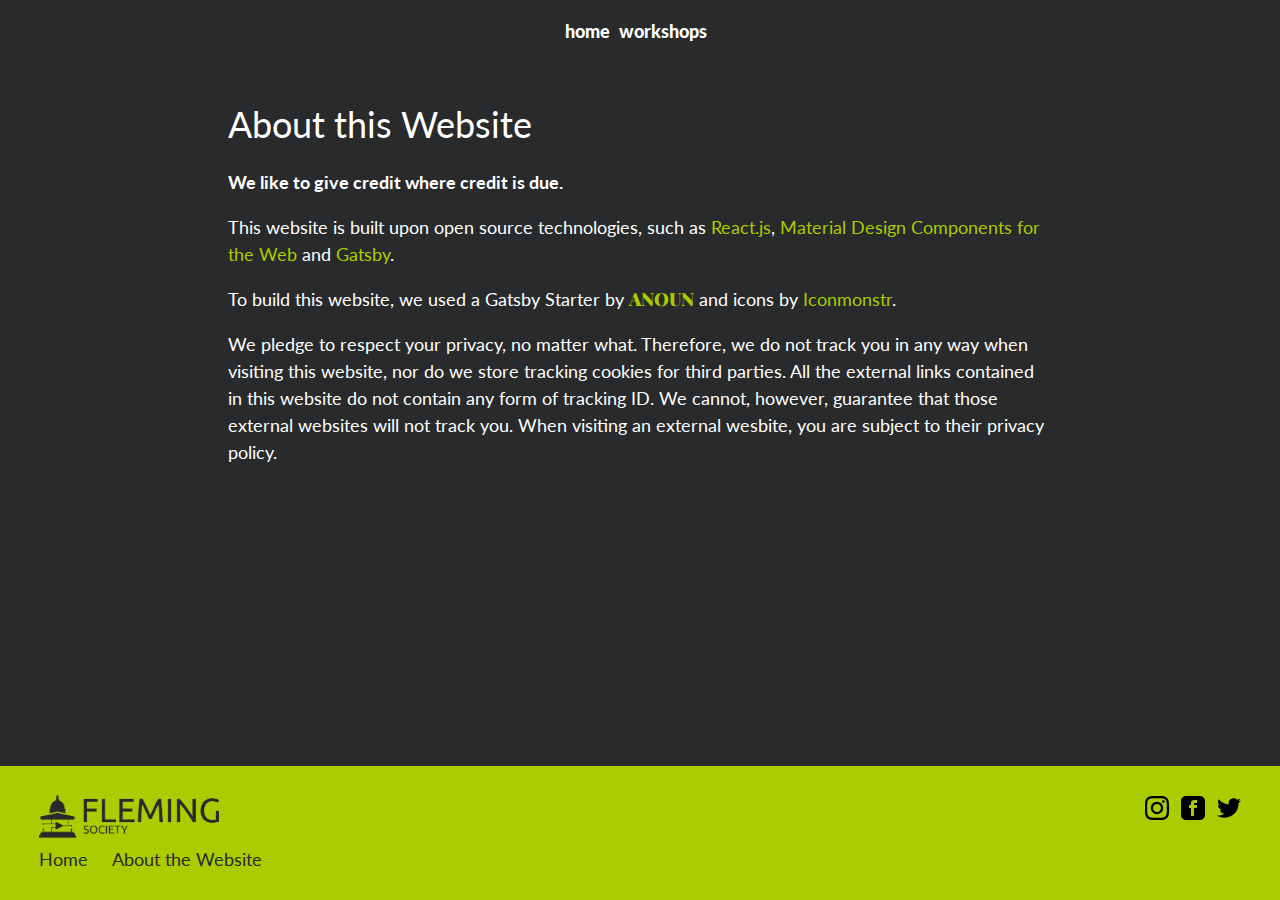
<file: about/index.html>
<!DOCTYPE html><html lang="en"><head><meta charSet="utf-8"/><meta http-equiv="x-ua-compatible" content="ie=edge"/><meta name="viewport" content="width=device-width, initial-scale=1, shrink-to-fit=no"/><style id="typography.js">html{font-family:sans-serif;-ms-text-size-adjust:100%;-webkit-text-size-adjust:100%}body{margin:0}article,aside,details,figcaption,figure,footer,header,main,menu,nav,section,summary{display:block}audio,canvas,progress,video{display:inline-block}audio:not([controls]){display:none;height:0}progress{vertical-align:baseline}[hidden],template{display:none}a{background-color:transparent;-webkit-text-decoration-skip:objects}a:active,a:hover{outline-width:0}abbr[title]{border-bottom:none;text-decoration:underline;text-decoration:underline dotted}b,strong{font-weight:inherit;font-weight:bolder}dfn{font-style:italic}h1{font-size:2em;margin:.67em 0}mark{background-color:#ff0;color:#000}small{font-size:80%}sub,sup{font-size:75%;line-height:0;position:relative;vertical-align:baseline}sub{bottom:-.25em}sup{top:-.5em}img{border-style:none}svg:not(:root){overflow:hidden}code,kbd,pre,samp{font-family:monospace,monospace;font-size:1em}figure{margin:1em 40px}hr{box-sizing:content-box;height:0;overflow:visible}button,input,optgroup,select,textarea{font:inherit;margin:0}optgroup{font-weight:700}button,input{overflow:visible}button,select{text-transform:none}[type=reset],[type=submit],button,html [type=button]{-webkit-appearance:button}[type=button]::-moz-focus-inner,[type=reset]::-moz-focus-inner,[type=submit]::-moz-focus-inner,button::-moz-focus-inner{border-style:none;padding:0}[type=button]:-moz-focusring,[type=reset]:-moz-focusring,[type=submit]:-moz-focusring,button:-moz-focusring{outline:1px dotted ButtonText}fieldset{border:1px solid silver;margin:0 2px;padding:.35em .625em .75em}legend{box-sizing:border-box;color:inherit;display:table;max-width:100%;padding:0;white-space:normal}textarea{overflow:auto}[type=checkbox],[type=radio]{box-sizing:border-box;padding:0}[type=number]::-webkit-inner-spin-button,[type=number]::-webkit-outer-spin-button{height:auto}[type=search]{-webkit-appearance:textfield;outline-offset:-2px}[type=search]::-webkit-search-cancel-button,[type=search]::-webkit-search-decoration{-webkit-appearance:none}::-webkit-input-placeholder{color:inherit;opacity:.54}::-webkit-file-upload-button{-webkit-appearance:button;font:inherit}html{font:112.5%/1.666 'Lato',-apple-system,'BlinkMacSystemFont','Segoe UI','Roboto','Helvetica','Arial',sans-serif,'Apple Color Emoji','Segoe UI Emoji','Segoe UI Symbol';box-sizing:border-box;overflow-y:scroll;}*{box-sizing:inherit;}*:before{box-sizing:inherit;}*:after{box-sizing:inherit;}body{color:hsla(0,0%,0%,0.8);font-family:'Lato',-apple-system,'BlinkMacSystemFont','Segoe UI','Roboto','Helvetica','Arial',sans-serif,'Apple Color Emoji','Segoe UI Emoji','Segoe UI Symbol';font-weight:normal;word-wrap:break-word;font-kerning:normal;-moz-font-feature-settings:"kern", "liga", "clig", "calt";-ms-font-feature-settings:"kern", "liga", "clig", "calt";-webkit-font-feature-settings:"kern", "liga", "clig", "calt";font-feature-settings:"kern", "liga", "clig", "calt";}img{max-width:100%;margin-left:0;margin-right:0;margin-top:0;padding-bottom:0;padding-left:0;padding-right:0;padding-top:0;margin-bottom:0;}h1{margin-left:0;margin-right:0;margin-top:0;padding-bottom:0;padding-left:0;padding-right:0;padding-top:0;margin-bottom:1.666rem;color:inherit;font-family:'Lato',-apple-system,'BlinkMacSystemFont','Segoe UI','Roboto','Helvetica','Arial',sans-serif,'Apple Color Emoji','Segoe UI Emoji','Segoe UI Symbol';font-weight:400;text-rendering:optimizeLegibility;font-size:3.157rem;line-height:1.1;}h2{margin-left:0;margin-right:0;margin-top:0;padding-bottom:0;padding-left:0;padding-right:0;padding-top:0;margin-bottom:1.666rem;color:inherit;font-family:'Lato',-apple-system,'BlinkMacSystemFont','Segoe UI','Roboto','Helvetica','Arial',sans-serif,'Apple Color Emoji','Segoe UI Emoji','Segoe UI Symbol';font-weight:400;text-rendering:optimizeLegibility;font-size:1.99326rem;line-height:1.1;}h3{margin-left:0;margin-right:0;margin-top:0;padding-bottom:0;padding-left:0;padding-right:0;padding-top:0;margin-bottom:1.666rem;color:inherit;font-family:'Lato',-apple-system,'BlinkMacSystemFont','Segoe UI','Roboto','Helvetica','Arial',sans-serif,'Apple Color Emoji','Segoe UI Emoji','Segoe UI Symbol';font-weight:400;text-rendering:optimizeLegibility;font-size:1.58383rem;line-height:1.1;}h4{margin-left:0;margin-right:0;margin-top:0;padding-bottom:0;padding-left:0;padding-right:0;padding-top:0;margin-bottom:1.666rem;color:inherit;font-family:'Lato',-apple-system,'BlinkMacSystemFont','Segoe UI','Roboto','Helvetica','Arial',sans-serif,'Apple Color Emoji','Segoe UI Emoji','Segoe UI Symbol';font-weight:400;text-rendering:optimizeLegibility;font-size:1rem;line-height:1.1;}h5{margin-left:0;margin-right:0;margin-top:0;padding-bottom:0;padding-left:0;padding-right:0;padding-top:0;margin-bottom:1.666rem;color:inherit;font-family:'Lato',-apple-system,'BlinkMacSystemFont','Segoe UI','Roboto','Helvetica','Arial',sans-serif,'Apple Color Emoji','Segoe UI Emoji','Segoe UI Symbol';font-weight:400;text-rendering:optimizeLegibility;font-size:0.79459rem;line-height:1.1;}h6{margin-left:0;margin-right:0;margin-top:0;padding-bottom:0;padding-left:0;padding-right:0;padding-top:0;margin-bottom:1.666rem;color:inherit;font-family:'Lato',-apple-system,'BlinkMacSystemFont','Segoe UI','Roboto','Helvetica','Arial',sans-serif,'Apple Color Emoji','Segoe UI Emoji','Segoe UI Symbol';font-weight:400;text-rendering:optimizeLegibility;font-size:0.7083rem;line-height:1.1;}hgroup{margin-left:0;margin-right:0;margin-top:0;padding-bottom:0;padding-left:0;padding-right:0;padding-top:0;margin-bottom:1.666rem;}ul{margin-left:1.666rem;margin-right:0;margin-top:0;padding-bottom:0;padding-left:0;padding-right:0;padding-top:0;margin-bottom:1.666rem;list-style-position:outside;list-style-image:none;}ol{margin-left:1.666rem;margin-right:0;margin-top:0;padding-bottom:0;padding-left:0;padding-right:0;padding-top:0;margin-bottom:1.666rem;list-style-position:outside;list-style-image:none;}dl{margin-left:0;margin-right:0;margin-top:0;padding-bottom:0;padding-left:0;padding-right:0;padding-top:0;margin-bottom:1.666rem;}dd{margin-left:0;margin-right:0;margin-top:0;padding-bottom:0;padding-left:0;padding-right:0;padding-top:0;margin-bottom:1.666rem;}p{margin-left:0;margin-right:0;margin-top:0;padding-bottom:0;padding-left:0;padding-right:0;padding-top:0;margin-bottom:1.666rem;}figure{margin-left:0;margin-right:0;margin-top:0;padding-bottom:0;padding-left:0;padding-right:0;padding-top:0;margin-bottom:1.666rem;}pre{margin-left:0;margin-right:0;margin-top:0;padding-bottom:0;padding-left:0;padding-right:0;padding-top:0;margin-bottom:1.666rem;font-size:0.85rem;line-height:1.666rem;}table{margin-left:0;margin-right:0;margin-top:0;padding-bottom:0;padding-left:0;padding-right:0;padding-top:0;margin-bottom:1.666rem;font-size:1rem;line-height:1.666rem;border-collapse:collapse;width:100%;}fieldset{margin-left:0;margin-right:0;margin-top:0;padding-bottom:0;padding-left:0;padding-right:0;padding-top:0;margin-bottom:1.666rem;}blockquote{margin-left:1.666rem;margin-right:1.666rem;margin-top:0;padding-bottom:0;padding-left:0;padding-right:0;padding-top:0;margin-bottom:1.666rem;}form{margin-left:0;margin-right:0;margin-top:0;padding-bottom:0;padding-left:0;padding-right:0;padding-top:0;margin-bottom:1.666rem;}noscript{margin-left:0;margin-right:0;margin-top:0;padding-bottom:0;padding-left:0;padding-right:0;padding-top:0;margin-bottom:1.666rem;}iframe{margin-left:0;margin-right:0;margin-top:0;padding-bottom:0;padding-left:0;padding-right:0;padding-top:0;margin-bottom:1.666rem;}hr{margin-left:0;margin-right:0;margin-top:0;padding-bottom:0;padding-left:0;padding-right:0;padding-top:0;margin-bottom:calc(1.666rem - 1px);background:hsla(0,0%,0%,0.2);border:none;height:1px;}address{margin-left:0;margin-right:0;margin-top:0;padding-bottom:0;padding-left:0;padding-right:0;padding-top:0;margin-bottom:1.666rem;}b{font-weight:bold;}strong{font-weight:bold;}dt{font-weight:bold;}th{font-weight:bold;}li{margin-bottom:calc(1.666rem / 2);}ol li{padding-left:0;}ul li{padding-left:0;}li > ol{margin-left:1.666rem;margin-bottom:calc(1.666rem / 2);margin-top:calc(1.666rem / 2);}li > ul{margin-left:1.666rem;margin-bottom:calc(1.666rem / 2);margin-top:calc(1.666rem / 2);}blockquote *:last-child{margin-bottom:0;}li *:last-child{margin-bottom:0;}p *:last-child{margin-bottom:0;}li > p{margin-bottom:calc(1.666rem / 2);}code{font-size:0.85rem;line-height:1.666rem;}kbd{font-size:0.85rem;line-height:1.666rem;}samp{font-size:0.85rem;line-height:1.666rem;}abbr{border-bottom:1px dotted hsla(0,0%,0%,0.5);cursor:help;}acronym{border-bottom:1px dotted hsla(0,0%,0%,0.5);cursor:help;}abbr[title]{border-bottom:1px dotted hsla(0,0%,0%,0.5);cursor:help;text-decoration:none;}thead{text-align:left;}td,th{text-align:left;border-bottom:1px solid hsla(0,0%,0%,0.12);font-feature-settings:"tnum";-moz-font-feature-settings:"tnum";-ms-font-feature-settings:"tnum";-webkit-font-feature-settings:"tnum";padding-left:1.11067rem;padding-right:1.11067rem;padding-top:0.833rem;padding-bottom:calc(0.833rem - 1px);}th:first-child,td:first-child{padding-left:0;}th:last-child,td:last-child{padding-right:0;}</style><style data-href="/styles.bfc7fb55f547c01f3716.css">@import url(https://fonts.googleapis.com/css?family=Ubuntu&display=swap);@import url(https://fonts.googleapis.com/css?family=Lato&display=swap);.header-module--siteHeader--1O22-{margin:1rem auto;font-weight:900}.header-module--siteHeader--1O22->nav ul{text-align:center;list-style-type:none;margin:0;padding:0}.header-module--siteHeader--1O22->nav ul li{display:inline;margin-right:.5rem;font-family:Lato,sans-serif}.header-module--siteHeader--1O22->nav ul li:hover{border-bottom:2px solid var(--mdc-theme-primary)}.header-module--siteHeader--1O22->nav ul li a{text-decoration:none}.header-module--activeLink--1M5V6{border-bottom:2px solid var(--mdc-theme-primary)}.footer-module--siteFooter--1akTA{position:absolute;bottom:0;display:flex;flex-direction:column;justify-content:space-between;width:100%;padding:1.5rem;background-color:var(--mdc-theme-primary);color:var(--mdc-theme-on-primary)}.footer-module--footerNav--TcMbw{display:block}.footer-module--footerNav--TcMbw ul{list-style-type:none;margin:0;padding:0}.footer-module--footerLogo--iA_g7{margin:12px 0}.footer-module--footerNav--TcMbw ul li{display:block;margin:12px 0}.footer-module--footerNav2--1xjPK{display:block;text-align:left}.footer-module--footerNav2--1xjPK a{margin-right:12px}.footer-module--footerIcon--1eULs{vertical-align:middle;stroke:#282a2b}@media screen and (min-width:650px){.footer-module--siteFooter--1akTA{flex-direction:row}.footer-module--footerNav--TcMbw ul li{display:inline;margin:0 12px}.footer-module--footerLogo--iA_g7{margin:0 12px}.footer-module--footerNav2--1xjPK{text-align:right}}.centeredLayout-module--siteContainer--1MBQp{min-height:100vh;overflow:hidden;display:block;position:relative;padding-bottom:360px}.centeredLayout-module--siteMain--OpQAX{min-height:100%;margin:0 auto;max-width:860px;padding:1rem}.blogPost-module--blogPostContent--BAfg9 a{text-decoration:underline!important}.layout-module--siteContainer--16IDw{min-height:100vh;overflow:hidden;display:block;position:relative;padding-bottom:360px}.layout-module--siteMain--1ad9e{min-height:100%;margin:0 auto}

/*! normalize.css v8.0.1 | MIT License | github.com/necolas/normalize.css */html{line-height:1.15;-webkit-text-size-adjust:100%}body{margin:0}main{display:block}h1{font-size:2em;margin:.67em 0}hr{box-sizing:content-box;height:0;overflow:visible}pre{font-family:monospace,monospace;font-size:1em}a{background-color:transparent}abbr[title]{border-bottom:none;text-decoration:underline;-webkit-text-decoration:underline dotted;text-decoration:underline dotted}b,strong{font-weight:bolder}code,kbd,samp{font-family:monospace,monospace;font-size:1em}small{font-size:80%}sub,sup{font-size:75%;line-height:0;position:relative;vertical-align:baseline}sub{bottom:-.25em}sup{top:-.5em}img{border-style:none}button,input,optgroup,select,textarea{font-family:inherit;font-size:100%;line-height:1.15;margin:0}button,input{overflow:visible}button,select{text-transform:none}[type=button],[type=reset],[type=submit],button{-webkit-appearance:button}[type=button]::-moz-focus-inner,[type=reset]::-moz-focus-inner,[type=submit]::-moz-focus-inner,button::-moz-focus-inner{border-style:none;padding:0}[type=button]:-moz-focusring,[type=reset]:-moz-focusring,[type=submit]:-moz-focusring,button:-moz-focusring{outline:1px dotted ButtonText}fieldset{padding:.35em .75em .625em}legend{box-sizing:border-box;color:inherit;display:table;max-width:100%;padding:0;white-space:normal}progress{vertical-align:baseline}textarea{overflow:auto}[type=checkbox],[type=radio]{box-sizing:border-box;padding:0}[type=number]::-webkit-inner-spin-button,[type=number]::-webkit-outer-spin-button{height:auto}[type=search]{-webkit-appearance:textfield;outline-offset:-2px}[type=search]::-webkit-search-decoration{-webkit-appearance:none}::-webkit-file-upload-button{-webkit-appearance:button;font:inherit}details{display:block}summary{display:list-item}[hidden],template{display:none}:root{--mdc-theme-primary:#abcc00;--mdc-theme-on-primary:#282a2b;--mdc-theme-secondary:#fff;--mdc-theme-on-secondary:#282a2b;--mdc-theme-surface:#3a3e42;--mdc-theme-background:#282a2b;--mdc-theme-on-background:#fff}@font-face{font-family:Material Icons;font-style:normal;font-weight:400;src:local("Material Icons Regular"),local("MaterialIcons-Regular"),url(https://fonts.gstatic.com/s/materialicons/v47/flUhRq6tzZclQEJ-Vdg-IuiaDsNc.woff2) format("woff2");font-display:swap}.material-icons{font-family:Material Icons;font-weight:400;font-style:normal;font-size:24px;line-height:1;letter-spacing:normal;text-transform:none;display:inline-block;white-space:nowrap;word-wrap:normal;direction:ltr;-webkit-font-feature-settings:"liga";-webkit-font-smoothing:antialiased}.anoun-title{font-family:Playfair Display,serif;font-weight:900;color:var(--mdc-theme-primary)}.fleming-title{font-family:Ubuntu,sans-serif;font-style:normal;font-weight:700}@-webkit-keyframes mdc-ripple-fg-radius-in{0%{-webkit-animation-timing-function:cubic-bezier(.4,0,.2,1);animation-timing-function:cubic-bezier(.4,0,.2,1);-webkit-transform:translate(var(--mdc-ripple-fg-translate-start,0)) scale(1);transform:translate(var(--mdc-ripple-fg-translate-start,0)) scale(1)}to{-webkit-transform:translate(var(--mdc-ripple-fg-translate-end,0)) scale(var(--mdc-ripple-fg-scale,1));transform:translate(var(--mdc-ripple-fg-translate-end,0)) scale(var(--mdc-ripple-fg-scale,1))}}@keyframes mdc-ripple-fg-radius-in{0%{-webkit-animation-timing-function:cubic-bezier(.4,0,.2,1);animation-timing-function:cubic-bezier(.4,0,.2,1);-webkit-transform:translate(var(--mdc-ripple-fg-translate-start,0)) scale(1);transform:translate(var(--mdc-ripple-fg-translate-start,0)) scale(1)}to{-webkit-transform:translate(var(--mdc-ripple-fg-translate-end,0)) scale(var(--mdc-ripple-fg-scale,1));transform:translate(var(--mdc-ripple-fg-translate-end,0)) scale(var(--mdc-ripple-fg-scale,1))}}@-webkit-keyframes mdc-ripple-fg-opacity-in{0%{-webkit-animation-timing-function:linear;animation-timing-function:linear;opacity:0}to{opacity:var(--mdc-ripple-fg-opacity,0)}}@keyframes mdc-ripple-fg-opacity-in{0%{-webkit-animation-timing-function:linear;animation-timing-function:linear;opacity:0}to{opacity:var(--mdc-ripple-fg-opacity,0)}}@-webkit-keyframes mdc-ripple-fg-opacity-out{0%{-webkit-animation-timing-function:linear;animation-timing-function:linear;opacity:var(--mdc-ripple-fg-opacity,0)}to{opacity:0}}@keyframes mdc-ripple-fg-opacity-out{0%{-webkit-animation-timing-function:linear;animation-timing-function:linear;opacity:var(--mdc-ripple-fg-opacity,0)}to{opacity:0}}.mdc-ripple-surface--test-edge-var-bug{--mdc-ripple-surface-test-edge-var:1px solid #000;visibility:hidden}.mdc-ripple-surface--test-edge-var-bug:before{border:var(--mdc-ripple-surface-test-edge-var)}.material-icons--ripple-surface{--mdc-ripple-fg-size:0;--mdc-ripple-left:0;--mdc-ripple-top:0;--mdc-ripple-fg-scale:1;--mdc-ripple-fg-translate-end:0;--mdc-ripple-fg-translate-start:0;-webkit-tap-highlight-color:rgba(0,0,0,0);will-change:transform,opacity}.material-icons--ripple-surface:after,.material-icons--ripple-surface:before{position:absolute;border-radius:50%;opacity:0;pointer-events:none;content:""}.material-icons--ripple-surface:before{-webkit-transition:opacity 15ms linear,background-color 15ms linear;transition:opacity 15ms linear,background-color 15ms linear;z-index:1}.material-icons--ripple-surface.mdc-ripple-upgraded:before{-webkit-transform:scale(var(--mdc-ripple-fg-scale,1));transform:scale(var(--mdc-ripple-fg-scale,1))}.material-icons--ripple-surface.mdc-ripple-upgraded:after{top:0;left:0;-webkit-transform:scale(0);transform:scale(0);-webkit-transform-origin:center center;transform-origin:center center}.material-icons--ripple-surface.mdc-ripple-upgraded--unbounded:after{top:var(--mdc-ripple-top,0);left:var(--mdc-ripple-left,0)}.material-icons--ripple-surface.mdc-ripple-upgraded--foreground-activation:after{-webkit-animation:mdc-ripple-fg-radius-in 225ms forwards,mdc-ripple-fg-opacity-in 75ms forwards;animation:mdc-ripple-fg-radius-in 225ms forwards,mdc-ripple-fg-opacity-in 75ms forwards}.material-icons--ripple-surface.mdc-ripple-upgraded--foreground-deactivation:after{-webkit-animation:mdc-ripple-fg-opacity-out .15s;animation:mdc-ripple-fg-opacity-out .15s;-webkit-transform:translate(var(--mdc-ripple-fg-translate-end,0)) scale(var(--mdc-ripple-fg-scale,1));transform:translate(var(--mdc-ripple-fg-translate-end,0)) scale(var(--mdc-ripple-fg-scale,1))}.material-icons--ripple-surface:after,.material-icons--ripple-surface:before{top:-50%;left:-50%;width:200%;height:200%}.material-icons--ripple-surface.mdc-ripple-upgraded:after{width:var(--mdc-ripple-fg-size,100%);height:var(--mdc-ripple-fg-size,100%)}.material-icons--ripple-surface:after,.material-icons--ripple-surface:before{background-color:#000}.material-icons--ripple-surface:hover:before{opacity:.04}.material-icons--ripple-surface.mdc-ripple-upgraded--background-focused:before,.material-icons--ripple-surface:not(.mdc-ripple-upgraded):focus:before{-webkit-transition-duration:75ms;transition-duration:75ms;opacity:.12}.material-icons--ripple-surface:not(.mdc-ripple-upgraded):after{-webkit-transition:opacity .15s linear;transition:opacity .15s linear}.material-icons--ripple-surface:not(.mdc-ripple-upgraded):active:after{-webkit-transition-duration:75ms;transition-duration:75ms;opacity:.12}.material-icons--ripple-surface.mdc-ripple-upgraded{--mdc-ripple-fg-opacity:0.12}.mdc-card{border-radius:4px;background-color:#fff;background-color:var(--mdc-theme-surface,#fff);display:flex;flex-direction:column;box-sizing:border-box}.mdc-card--outlined{box-shadow:0 0 0 0 rgba(0,0,0,.2),0 0 0 0 rgba(0,0,0,.14),0 0 0 0 rgba(0,0,0,.12);border:1px solid #e0e0e0}.mdc-card__media{position:relative;box-sizing:border-box;background-repeat:no-repeat;background-position:50%;background-size:cover}.mdc-card__media:before{display:block;content:""}.mdc-card__media:first-child{border-top-left-radius:inherit;border-top-right-radius:inherit}.mdc-card__media:last-child{border-bottom-left-radius:inherit;border-bottom-right-radius:inherit}.mdc-card__media--square:before{margin-top:100%}.mdc-card__media--16-9:before{margin-top:56.25%}.mdc-card__media-content{position:absolute;top:0;right:0;bottom:0;left:0;box-sizing:border-box}.mdc-card__primary-action{display:flex;flex-direction:column;box-sizing:border-box;position:relative;outline:none;color:inherit;text-decoration:none;cursor:pointer;overflow:hidden}.mdc-card__primary-action:first-child{border-top-left-radius:inherit;border-top-right-radius:inherit}.mdc-card__primary-action:last-child{border-bottom-left-radius:inherit;border-bottom-right-radius:inherit}.mdc-card__actions{display:flex;flex-direction:row;align-items:center;box-sizing:border-box;min-height:52px;padding:8px}.mdc-card__actions--full-bleed{padding:0}.mdc-card__action-buttons,.mdc-card__action-icons{display:flex;flex-direction:row;align-items:center;box-sizing:border-box}.mdc-card__action-icons{color:rgba(0,0,0,.6);flex-grow:1;justify-content:flex-end}.mdc-card__action-buttons+.mdc-card__action-icons{margin-left:16px;margin-right:0}.mdc-card__action-buttons+.mdc-card__action-icons[dir=rtl],[dir=rtl] .mdc-card__action-buttons+.mdc-card__action-icons{margin-left:0;margin-right:16px}.mdc-card__action{display:inline-flex;flex-direction:row;align-items:center;box-sizing:border-box;justify-content:center;cursor:pointer;-webkit-user-select:none;-moz-user-select:none;-ms-user-select:none;user-select:none}.mdc-card__action:focus{outline:none}.mdc-card__action--button{margin-left:0;margin-right:8px;padding:0 8px}.mdc-card__action--button[dir=rtl],[dir=rtl] .mdc-card__action--button{margin-left:8px;margin-right:0}.mdc-card__action--button:last-child,.mdc-card__action--button:last-child[dir=rtl],[dir=rtl] .mdc-card__action--button:last-child{margin-left:0;margin-right:0}.mdc-card__actions--full-bleed .mdc-card__action--button{justify-content:space-between;width:100%;height:auto;max-height:none;margin:0;padding:8px 16px;text-align:left}.mdc-card__actions--full-bleed .mdc-card__action--button[dir=rtl],[dir=rtl] .mdc-card__actions--full-bleed .mdc-card__action--button{text-align:right}.mdc-card__action--icon{margin:-6px 0;padding:12px}.mdc-card__action--icon:not(:disabled){color:rgba(0,0,0,.6)}.mdc-card__primary-action{--mdc-ripple-fg-size:0;--mdc-ripple-left:0;--mdc-ripple-top:0;--mdc-ripple-fg-scale:1;--mdc-ripple-fg-translate-end:0;--mdc-ripple-fg-translate-start:0;-webkit-tap-highlight-color:rgba(0,0,0,0);will-change:transform,opacity}.mdc-card__primary-action:after,.mdc-card__primary-action:before{position:absolute;border-radius:50%;opacity:0;pointer-events:none;content:""}.mdc-card__primary-action:before{-webkit-transition:opacity 15ms linear,background-color 15ms linear;transition:opacity 15ms linear,background-color 15ms linear;z-index:1}.mdc-card__primary-action.mdc-ripple-upgraded:before{-webkit-transform:scale(var(--mdc-ripple-fg-scale,1));transform:scale(var(--mdc-ripple-fg-scale,1))}.mdc-card__primary-action.mdc-ripple-upgraded:after{top:0;left:0;-webkit-transform:scale(0);transform:scale(0);-webkit-transform-origin:center center;transform-origin:center center}.mdc-card__primary-action.mdc-ripple-upgraded--unbounded:after{top:var(--mdc-ripple-top,0);left:var(--mdc-ripple-left,0)}.mdc-card__primary-action.mdc-ripple-upgraded--foreground-activation:after{-webkit-animation:mdc-ripple-fg-radius-in 225ms forwards,mdc-ripple-fg-opacity-in 75ms forwards;animation:mdc-ripple-fg-radius-in 225ms forwards,mdc-ripple-fg-opacity-in 75ms forwards}.mdc-card__primary-action.mdc-ripple-upgraded--foreground-deactivation:after{-webkit-animation:mdc-ripple-fg-opacity-out .15s;animation:mdc-ripple-fg-opacity-out .15s;-webkit-transform:translate(var(--mdc-ripple-fg-translate-end,0)) scale(var(--mdc-ripple-fg-scale,1));transform:translate(var(--mdc-ripple-fg-translate-end,0)) scale(var(--mdc-ripple-fg-scale,1))}.mdc-card__primary-action:after,.mdc-card__primary-action:before{top:-50%;left:-50%;width:200%;height:200%}.mdc-card__primary-action.mdc-ripple-upgraded:after{width:var(--mdc-ripple-fg-size,100%);height:var(--mdc-ripple-fg-size,100%)}.mdc-card__primary-action:after,.mdc-card__primary-action:before{background-color:#000}.mdc-card__primary-action:hover:before{opacity:.04}.mdc-card__primary-action.mdc-ripple-upgraded--background-focused:before,.mdc-card__primary-action:not(.mdc-ripple-upgraded):focus:before{-webkit-transition-duration:75ms;transition-duration:75ms;opacity:.12}.mdc-card__primary-action:not(.mdc-ripple-upgraded):after{-webkit-transition:opacity .15s linear;transition:opacity .15s linear}.mdc-card__primary-action:not(.mdc-ripple-upgraded):active:after{-webkit-transition-duration:75ms;transition-duration:75ms;opacity:.12}.mdc-card__primary-action.mdc-ripple-upgraded{--mdc-ripple-fg-opacity:0.12}.mdc-button{font-family:Roboto,sans-serif;-moz-osx-font-smoothing:grayscale;-webkit-font-smoothing:antialiased;font-size:.875rem;line-height:2.25rem;font-weight:500;letter-spacing:.08929em;text-decoration:none;text-transform:uppercase;padding:0 8px;display:inline-flex;position:relative;align-items:center;justify-content:center;box-sizing:border-box;min-width:64px;height:36px;border:none;outline:none;line-height:inherit;-webkit-user-select:none;-moz-user-select:none;-ms-user-select:none;user-select:none;-webkit-appearance:none;overflow:hidden;vertical-align:middle;border-radius:4px}.mdc-button::-moz-focus-inner{padding:0;border:0}.mdc-button:active{outline:none}.mdc-button:hover{cursor:pointer}.mdc-button:disabled{background-color:transparent;color:rgba(0,0,0,.37);cursor:default;pointer-events:none}.mdc-button.mdc-button--dense{border-radius:4px}.mdc-button:not(:disabled){background-color:transparent}.mdc-button .mdc-button__icon{margin-left:0;margin-right:8px;display:inline-block;width:18px;height:18px;font-size:18px;vertical-align:top}.mdc-button .mdc-button__icon[dir=rtl],[dir=rtl] .mdc-button .mdc-button__icon{margin-left:8px;margin-right:0}.mdc-button:not(:disabled){color:#6200ee;color:var(--mdc-theme-primary,#6200ee)}.mdc-button__label+.mdc-button__icon{margin-left:8px;margin-right:0}.mdc-button__label+.mdc-button__icon[dir=rtl],[dir=rtl] .mdc-button__label+.mdc-button__icon{margin-left:0;margin-right:8px}svg.mdc-button__icon{fill:currentColor}.mdc-button--outlined .mdc-button__icon,.mdc-button--raised .mdc-button__icon,.mdc-button--unelevated .mdc-button__icon{margin-left:-4px;margin-right:8px}.mdc-button--outlined .mdc-button__icon[dir=rtl],.mdc-button--outlined .mdc-button__label+.mdc-button__icon,.mdc-button--raised .mdc-button__icon[dir=rtl],.mdc-button--raised .mdc-button__label+.mdc-button__icon,.mdc-button--unelevated .mdc-button__icon[dir=rtl],.mdc-button--unelevated .mdc-button__label+.mdc-button__icon,[dir=rtl] .mdc-button--outlined .mdc-button__icon,[dir=rtl] .mdc-button--raised .mdc-button__icon,[dir=rtl] .mdc-button--unelevated .mdc-button__icon{margin-left:8px;margin-right:-4px}.mdc-button--outlined .mdc-button__label+.mdc-button__icon[dir=rtl],.mdc-button--raised .mdc-button__label+.mdc-button__icon[dir=rtl],.mdc-button--unelevated .mdc-button__label+.mdc-button__icon[dir=rtl],[dir=rtl] .mdc-button--outlined .mdc-button__label+.mdc-button__icon,[dir=rtl] .mdc-button--raised .mdc-button__label+.mdc-button__icon,[dir=rtl] .mdc-button--unelevated .mdc-button__label+.mdc-button__icon{margin-left:-4px;margin-right:8px}.mdc-button--raised,.mdc-button--unelevated{padding:0 16px}.mdc-button--raised:disabled,.mdc-button--unelevated:disabled{background-color:rgba(0,0,0,.12);color:rgba(0,0,0,.37)}.mdc-button--raised:not(:disabled),.mdc-button--unelevated:not(:disabled){background-color:#6200ee}@supports not (-ms-ime-align:auto){.mdc-button--raised:not(:disabled),.mdc-button--unelevated:not(:disabled){background-color:var(--mdc-theme-primary,#6200ee)}}.mdc-button--raised:not(:disabled),.mdc-button--unelevated:not(:disabled){color:#fff;color:var(--mdc-theme-on-primary,#fff)}.mdc-button--raised{box-shadow:0 3px 1px -2px rgba(0,0,0,.2),0 2px 2px 0 rgba(0,0,0,.14),0 1px 5px 0 rgba(0,0,0,.12);-webkit-transition:box-shadow .28s cubic-bezier(.4,0,.2,1);transition:box-shadow .28s cubic-bezier(.4,0,.2,1)}.mdc-button--raised:focus,.mdc-button--raised:hover{box-shadow:0 2px 4px -1px rgba(0,0,0,.2),0 4px 5px 0 rgba(0,0,0,.14),0 1px 10px 0 rgba(0,0,0,.12)}.mdc-button--raised:active{box-shadow:0 5px 5px -3px rgba(0,0,0,.2),0 8px 10px 1px rgba(0,0,0,.14),0 3px 14px 2px rgba(0,0,0,.12)}.mdc-button--raised:disabled{box-shadow:0 0 0 0 rgba(0,0,0,.2),0 0 0 0 rgba(0,0,0,.14),0 0 0 0 rgba(0,0,0,.12)}.mdc-button--outlined{border-style:solid;padding:0 14px;border-width:2px}.mdc-button--outlined:disabled{border-color:rgba(0,0,0,.37)}.mdc-button--outlined:not(:disabled){border-color:#6200ee;border-color:var(--mdc-theme-primary,#6200ee)}.mdc-button--dense{height:32px;font-size:.8125rem}.mdc-button{--mdc-ripple-fg-size:0;--mdc-ripple-left:0;--mdc-ripple-top:0;--mdc-ripple-fg-scale:1;--mdc-ripple-fg-translate-end:0;--mdc-ripple-fg-translate-start:0;-webkit-tap-highlight-color:rgba(0,0,0,0);will-change:transform,opacity}.mdc-button:after,.mdc-button:before{position:absolute;border-radius:50%;opacity:0;pointer-events:none;content:""}.mdc-button:before{-webkit-transition:opacity 15ms linear,background-color 15ms linear;transition:opacity 15ms linear,background-color 15ms linear;z-index:1}.mdc-button.mdc-ripple-upgraded:before{-webkit-transform:scale(var(--mdc-ripple-fg-scale,1));transform:scale(var(--mdc-ripple-fg-scale,1))}.mdc-button.mdc-ripple-upgraded:after{top:0;left:0;-webkit-transform:scale(0);transform:scale(0);-webkit-transform-origin:center center;transform-origin:center center}.mdc-button.mdc-ripple-upgraded--unbounded:after{top:var(--mdc-ripple-top,0);left:var(--mdc-ripple-left,0)}.mdc-button.mdc-ripple-upgraded--foreground-activation:after{-webkit-animation:mdc-ripple-fg-radius-in 225ms forwards,mdc-ripple-fg-opacity-in 75ms forwards;animation:mdc-ripple-fg-radius-in 225ms forwards,mdc-ripple-fg-opacity-in 75ms forwards}.mdc-button.mdc-ripple-upgraded--foreground-deactivation:after{-webkit-animation:mdc-ripple-fg-opacity-out .15s;animation:mdc-ripple-fg-opacity-out .15s;-webkit-transform:translate(var(--mdc-ripple-fg-translate-end,0)) scale(var(--mdc-ripple-fg-scale,1));transform:translate(var(--mdc-ripple-fg-translate-end,0)) scale(var(--mdc-ripple-fg-scale,1))}.mdc-button:after,.mdc-button:before{top:-50%;left:-50%;width:200%;height:200%}.mdc-button.mdc-ripple-upgraded:after{width:var(--mdc-ripple-fg-size,100%);height:var(--mdc-ripple-fg-size,100%)}.mdc-button:after,.mdc-button:before{background-color:#6200ee}@supports not (-ms-ime-align:auto){.mdc-button:after,.mdc-button:before{background-color:var(--mdc-theme-primary,#6200ee)}}.mdc-button:hover:before{opacity:.04}.mdc-button.mdc-ripple-upgraded--background-focused:before,.mdc-button:not(.mdc-ripple-upgraded):focus:before{-webkit-transition-duration:75ms;transition-duration:75ms;opacity:.12}.mdc-button:not(.mdc-ripple-upgraded):after{-webkit-transition:opacity .15s linear;transition:opacity .15s linear}.mdc-button:not(.mdc-ripple-upgraded):active:after{-webkit-transition-duration:75ms;transition-duration:75ms;opacity:.12}.mdc-button.mdc-ripple-upgraded{--mdc-ripple-fg-opacity:0.12}.mdc-button--raised:after,.mdc-button--raised:before,.mdc-button--unelevated:after,.mdc-button--unelevated:before{background-color:#fff}@supports not (-ms-ime-align:auto){.mdc-button--raised:after,.mdc-button--raised:before,.mdc-button--unelevated:after,.mdc-button--unelevated:before{background-color:var(--mdc-theme-on-primary,#fff)}}.mdc-button--raised:hover:before,.mdc-button--unelevated:hover:before{opacity:.08}.mdc-button--raised.mdc-ripple-upgraded--background-focused:before,.mdc-button--raised:not(.mdc-ripple-upgraded):focus:before,.mdc-button--unelevated.mdc-ripple-upgraded--background-focused:before,.mdc-button--unelevated:not(.mdc-ripple-upgraded):focus:before{-webkit-transition-duration:75ms;transition-duration:75ms;opacity:.24}.mdc-button--raised:not(.mdc-ripple-upgraded):after,.mdc-button--unelevated:not(.mdc-ripple-upgraded):after{-webkit-transition:opacity .15s linear;transition:opacity .15s linear}.mdc-button--raised:not(.mdc-ripple-upgraded):active:after,.mdc-button--unelevated:not(.mdc-ripple-upgraded):active:after{-webkit-transition-duration:75ms;transition-duration:75ms;opacity:.24}.mdc-button--raised.mdc-ripple-upgraded,.mdc-button--unelevated.mdc-ripple-upgraded{--mdc-ripple-fg-opacity:0.24}.mdc-floating-label{font-family:Roboto,sans-serif;-moz-osx-font-smoothing:grayscale;-webkit-font-smoothing:antialiased;font-size:1rem;line-height:1.75rem;font-weight:400;letter-spacing:.00937em;text-decoration:inherit;text-transform:inherit;position:absolute;left:0;-webkit-transform-origin:left top;transform-origin:left top;-webkit-transition:color .15s cubic-bezier(.4,0,.2,1),-webkit-transform .15s cubic-bezier(.4,0,.2,1);transition:color .15s cubic-bezier(.4,0,.2,1),-webkit-transform .15s cubic-bezier(.4,0,.2,1);transition:transform .15s cubic-bezier(.4,0,.2,1),color .15s cubic-bezier(.4,0,.2,1);transition:transform .15s cubic-bezier(.4,0,.2,1),color .15s cubic-bezier(.4,0,.2,1),-webkit-transform .15s cubic-bezier(.4,0,.2,1);line-height:1.15rem;text-align:left;text-overflow:ellipsis;white-space:nowrap;cursor:text;overflow:hidden;will-change:transform}.mdc-floating-label[dir=rtl],[dir=rtl] .mdc-floating-label{right:0;left:auto;-webkit-transform-origin:right top;transform-origin:right top;text-align:right}.mdc-floating-label--float-above{cursor:auto;-webkit-transform:translateY(-50%) scale(.75);transform:translateY(-50%) scale(.75)}.mdc-floating-label--shake{-webkit-animation:mdc-floating-label-shake-float-above-standard .25s 1;animation:mdc-floating-label-shake-float-above-standard .25s 1}@-webkit-keyframes mdc-floating-label-shake-float-above-standard{0%{-webkit-transform:translateX(0) translateY(-50%) scale(.75);transform:translateX(0) translateY(-50%) scale(.75)}33%{-webkit-animation-timing-function:cubic-bezier(.5,0,.70173,.49582);animation-timing-function:cubic-bezier(.5,0,.70173,.49582);-webkit-transform:translateX(4%) translateY(-50%) scale(.75);transform:translateX(4%) translateY(-50%) scale(.75)}66%{-webkit-animation-timing-function:cubic-bezier(.30244,.38135,.55,.95635);animation-timing-function:cubic-bezier(.30244,.38135,.55,.95635);-webkit-transform:translateX(-4%) translateY(-50%) scale(.75);transform:translateX(-4%) translateY(-50%) scale(.75)}to{-webkit-transform:translateX(0) translateY(-50%) scale(.75);transform:translateX(0) translateY(-50%) scale(.75)}}@keyframes mdc-floating-label-shake-float-above-standard{0%{-webkit-transform:translateX(0) translateY(-50%) scale(.75);transform:translateX(0) translateY(-50%) scale(.75)}33%{-webkit-animation-timing-function:cubic-bezier(.5,0,.70173,.49582);animation-timing-function:cubic-bezier(.5,0,.70173,.49582);-webkit-transform:translateX(4%) translateY(-50%) scale(.75);transform:translateX(4%) translateY(-50%) scale(.75)}66%{-webkit-animation-timing-function:cubic-bezier(.30244,.38135,.55,.95635);animation-timing-function:cubic-bezier(.30244,.38135,.55,.95635);-webkit-transform:translateX(-4%) translateY(-50%) scale(.75);transform:translateX(-4%) translateY(-50%) scale(.75)}to{-webkit-transform:translateX(0) translateY(-50%) scale(.75);transform:translateX(0) translateY(-50%) scale(.75)}}.mdc-line-ripple{position:absolute;bottom:0;left:0;width:100%;height:2px;-webkit-transform:scaleX(0);transform:scaleX(0);-webkit-transition:opacity .18s cubic-bezier(.4,0,.2,1),-webkit-transform .18s cubic-bezier(.4,0,.2,1);transition:opacity .18s cubic-bezier(.4,0,.2,1),-webkit-transform .18s cubic-bezier(.4,0,.2,1);transition:transform .18s cubic-bezier(.4,0,.2,1),opacity .18s cubic-bezier(.4,0,.2,1);transition:transform .18s cubic-bezier(.4,0,.2,1),opacity .18s cubic-bezier(.4,0,.2,1),-webkit-transform .18s cubic-bezier(.4,0,.2,1);opacity:0;z-index:2}.mdc-line-ripple--active{-webkit-transform:scaleX(1);transform:scaleX(1);opacity:1}.mdc-line-ripple--deactivating{opacity:0}.mdc-notched-outline{display:flex;position:absolute;right:0;left:0;box-sizing:border-box;width:100%;max-width:100%;height:100%;text-align:left;pointer-events:none}.mdc-notched-outline[dir=rtl],[dir=rtl] .mdc-notched-outline{text-align:right}.mdc-notched-outline__leading,.mdc-notched-outline__notch,.mdc-notched-outline__trailing{box-sizing:border-box;height:100%;-webkit-transition:border .15s cubic-bezier(.4,0,.2,1);transition:border .15s cubic-bezier(.4,0,.2,1);border-top:1px solid;border-bottom:1px solid;pointer-events:none}.mdc-notched-outline__leading{border-left:1px solid;border-right:none;width:12px}.mdc-notched-outline__leading[dir=rtl],.mdc-notched-outline__trailing,[dir=rtl] .mdc-notched-outline__leading{border-left:none;border-right:1px solid}.mdc-notched-outline__trailing{flex-grow:1}.mdc-notched-outline__trailing[dir=rtl],[dir=rtl] .mdc-notched-outline__trailing{border-left:1px solid;border-right:none}.mdc-notched-outline__notch{flex:0 0 auto;width:auto;max-width:calc(100% - 24px)}.mdc-notched-outline .mdc-floating-label{display:inline-block;position:relative;top:17px;bottom:auto;max-width:100%}.mdc-notched-outline .mdc-floating-label--float-above{text-overflow:clip}.mdc-notched-outline--upgraded .mdc-floating-label--float-above{max-width:133.33333%}.mdc-notched-outline--notched .mdc-notched-outline__notch{padding-left:0;padding-right:8px;border-top:none}.mdc-notched-outline--notched .mdc-notched-outline__notch[dir=rtl],[dir=rtl] .mdc-notched-outline--notched .mdc-notched-outline__notch{padding-left:8px;padding-right:0}.mdc-notched-outline--no-label .mdc-notched-outline__notch{padding:0}.mdc-text-field-helper-text{font-family:Roboto,sans-serif;-moz-osx-font-smoothing:grayscale;-webkit-font-smoothing:antialiased;font-size:.75rem;line-height:1.25rem;font-weight:400;letter-spacing:.03333em;text-decoration:inherit;text-transform:inherit;display:block;line-height:normal;margin:0;-webkit-transition:opacity .15s cubic-bezier(.4,0,.2,1);transition:opacity .15s cubic-bezier(.4,0,.2,1);opacity:0;will-change:opacity}.mdc-text-field-helper-text:before{display:inline-block;width:0;height:16px;content:"";vertical-align:0}.mdc-text-field-helper-text--persistent{-webkit-transition:none;transition:none;opacity:1;will-change:auto}.mdc-text-field-character-counter{font-family:Roboto,sans-serif;-moz-osx-font-smoothing:grayscale;-webkit-font-smoothing:antialiased;font-size:.75rem;line-height:1.25rem;font-weight:400;letter-spacing:.03333em;text-decoration:inherit;text-transform:inherit;display:block;margin-top:0;line-height:normal;margin-left:auto;margin-right:0;padding-left:16px;padding-right:0;white-space:nowrap}.mdc-text-field-character-counter:before{display:inline-block;width:0;height:16px;content:"";vertical-align:0}.mdc-text-field-character-counter[dir=rtl],[dir=rtl] .mdc-text-field-character-counter{margin-left:0;margin-right:auto;padding-left:0;padding-right:16px}.mdc-text-field--with-leading-icon .mdc-text-field__icon,.mdc-text-field--with-trailing-icon .mdc-text-field__icon{position:absolute;bottom:16px;cursor:pointer}.mdc-text-field__icon:not([tabindex]),.mdc-text-field__icon[tabindex="-1"]{cursor:default;pointer-events:none}.mdc-text-field{--mdc-ripple-fg-size:0;--mdc-ripple-left:0;--mdc-ripple-top:0;--mdc-ripple-fg-scale:1;--mdc-ripple-fg-translate-end:0;--mdc-ripple-fg-translate-start:0;-webkit-tap-highlight-color:rgba(0,0,0,0);will-change:transform,opacity;border-radius:4px 4px 0 0;display:inline-flex;position:relative;box-sizing:border-box;height:56px;overflow:hidden;will-change:opacity,transform,color}.mdc-text-field:after,.mdc-text-field:before{position:absolute;border-radius:50%;opacity:0;pointer-events:none;content:""}.mdc-text-field:before{-webkit-transition:opacity 15ms linear,background-color 15ms linear;transition:opacity 15ms linear,background-color 15ms linear;z-index:1}.mdc-text-field.mdc-ripple-upgraded:before{-webkit-transform:scale(var(--mdc-ripple-fg-scale,1));transform:scale(var(--mdc-ripple-fg-scale,1))}.mdc-text-field.mdc-ripple-upgraded:after{top:0;left:0;-webkit-transform:scale(0);transform:scale(0);-webkit-transform-origin:center center;transform-origin:center center}.mdc-text-field.mdc-ripple-upgraded--unbounded:after{top:var(--mdc-ripple-top,0);left:var(--mdc-ripple-left,0)}.mdc-text-field.mdc-ripple-upgraded--foreground-activation:after{-webkit-animation:mdc-ripple-fg-radius-in 225ms forwards,mdc-ripple-fg-opacity-in 75ms forwards;animation:mdc-ripple-fg-radius-in 225ms forwards,mdc-ripple-fg-opacity-in 75ms forwards}.mdc-text-field.mdc-ripple-upgraded--foreground-deactivation:after{-webkit-animation:mdc-ripple-fg-opacity-out .15s;animation:mdc-ripple-fg-opacity-out .15s;-webkit-transform:translate(var(--mdc-ripple-fg-translate-end,0)) scale(var(--mdc-ripple-fg-scale,1));transform:translate(var(--mdc-ripple-fg-translate-end,0)) scale(var(--mdc-ripple-fg-scale,1))}.mdc-text-field:after,.mdc-text-field:before{background-color:rgba(0,0,0,.87)}.mdc-text-field:hover:before{opacity:.04}.mdc-text-field.mdc-ripple-upgraded--background-focused:before,.mdc-text-field:not(.mdc-ripple-upgraded):focus:before{-webkit-transition-duration:75ms;transition-duration:75ms;opacity:.12}.mdc-text-field:after,.mdc-text-field:before{top:-50%;left:-50%;width:200%;height:200%}.mdc-text-field.mdc-ripple-upgraded:after{width:var(--mdc-ripple-fg-size,100%);height:var(--mdc-ripple-fg-size,100%)}.mdc-text-field:not(.mdc-text-field--disabled) .mdc-floating-label{color:rgba(0,0,0,.6)}.mdc-text-field:not(.mdc-text-field--disabled) .mdc-text-field__input{color:rgba(0,0,0,.87)}.mdc-text-field .mdc-text-field__input{caret-color:#6200ee;caret-color:var(--mdc-theme-primary,#6200ee)}.mdc-text-field:not(.mdc-text-field--disabled):not(.mdc-text-field--outlined):not(.mdc-text-field--textarea) .mdc-text-field__input{border-bottom-color:rgba(0,0,0,.42)}.mdc-text-field:not(.mdc-text-field--disabled):not(.mdc-text-field--outlined):not(.mdc-text-field--textarea) .mdc-text-field__input:hover{border-bottom-color:rgba(0,0,0,.87)}.mdc-text-field .mdc-line-ripple{background-color:#6200ee;background-color:var(--mdc-theme-primary,#6200ee)}.mdc-text-field:not(.mdc-text-field--disabled):not(.mdc-text-field--textarea){border-bottom-color:rgba(0,0,0,.12)}.mdc-text-field:not(.mdc-text-field--disabled)+.mdc-text-field-helper-line .mdc-text-field-character-counter,.mdc-text-field:not(.mdc-text-field--disabled)+.mdc-text-field-helper-line .mdc-text-field-helper-text,.mdc-text-field:not(.mdc-text-field--disabled) .mdc-text-field-character-counter{color:rgba(0,0,0,.6)}.mdc-text-field:not(.mdc-text-field--disabled) .mdc-text-field__icon{color:rgba(0,0,0,.54)}.mdc-text-field:not(.mdc-text-field--disabled){background-color:#f5f5f5}.mdc-text-field .mdc-floating-label{left:16px;right:auto;top:18px;pointer-events:none}.mdc-text-field .mdc-floating-label[dir=rtl],[dir=rtl] .mdc-text-field .mdc-floating-label{left:auto;right:16px}.mdc-text-field--textarea .mdc-floating-label{left:4px;right:auto}.mdc-text-field--textarea .mdc-floating-label[dir=rtl],[dir=rtl] .mdc-text-field--textarea .mdc-floating-label{left:auto;right:4px}.mdc-text-field--outlined .mdc-floating-label{left:4px;right:auto;top:17px}.mdc-text-field--outlined .mdc-floating-label[dir=rtl],[dir=rtl] .mdc-text-field--outlined .mdc-floating-label{left:auto;right:4px}.mdc-text-field--outlined--with-leading-icon .mdc-floating-label{left:36px;right:auto}.mdc-text-field--outlined--with-leading-icon .mdc-floating-label[dir=rtl],[dir=rtl] .mdc-text-field--outlined--with-leading-icon .mdc-floating-label{left:auto;right:36px}.mdc-text-field--outlined--with-leading-icon .mdc-floating-label--float-above{left:40px;right:auto}.mdc-text-field--outlined--with-leading-icon .mdc-floating-label--float-above[dir=rtl],[dir=rtl] .mdc-text-field--outlined--with-leading-icon .mdc-floating-label--float-above{left:auto;right:40px}.mdc-text-field__input{font-family:Roboto,sans-serif;-moz-osx-font-smoothing:grayscale;-webkit-font-smoothing:antialiased;font-size:1rem;line-height:1.75rem;font-weight:400;letter-spacing:.00937em;text-decoration:inherit;text-transform:inherit;align-self:flex-end;box-sizing:border-box;width:100%;height:100%;padding:20px 16px 6px;-webkit-transition:opacity .15s cubic-bezier(.4,0,.2,1);transition:opacity .15s cubic-bezier(.4,0,.2,1);border:none;border-bottom:1px solid;border-radius:0;background:none;-webkit-appearance:none;-moz-appearance:none;appearance:none}.mdc-text-field__input::-webkit-input-placeholder{-webkit-transition:opacity 67ms cubic-bezier(.4,0,.2,1);transition:opacity 67ms cubic-bezier(.4,0,.2,1);opacity:0;color:rgba(0,0,0,.54)}.mdc-text-field__input::-moz-placeholder{-webkit-transition:opacity 67ms cubic-bezier(.4,0,.2,1);transition:opacity 67ms cubic-bezier(.4,0,.2,1);opacity:0;color:rgba(0,0,0,.54)}.mdc-text-field__input:-ms-input-placeholder{-webkit-transition:opacity 67ms cubic-bezier(.4,0,.2,1);transition:opacity 67ms cubic-bezier(.4,0,.2,1);opacity:0;color:rgba(0,0,0,.54)}.mdc-text-field__input::-ms-input-placeholder{-webkit-transition:opacity 67ms cubic-bezier(.4,0,.2,1);transition:opacity 67ms cubic-bezier(.4,0,.2,1);opacity:0;color:rgba(0,0,0,.54)}.mdc-text-field__input::placeholder{-webkit-transition:opacity 67ms cubic-bezier(.4,0,.2,1);transition:opacity 67ms cubic-bezier(.4,0,.2,1);opacity:0;color:rgba(0,0,0,.54)}.mdc-text-field__input:-ms-input-placeholder{color:rgba(0,0,0,.54)!important}.mdc-text-field--focused .mdc-text-field__input::-webkit-input-placeholder,.mdc-text-field--fullwidth .mdc-text-field__input::-webkit-input-placeholder,.mdc-text-field--no-label .mdc-text-field__input::-webkit-input-placeholder{-webkit-transition-delay:40ms;transition-delay:40ms;-webkit-transition-duration:.11s;transition-duration:.11s;opacity:1}.mdc-text-field--focused .mdc-text-field__input::-moz-placeholder,.mdc-text-field--fullwidth .mdc-text-field__input::-moz-placeholder,.mdc-text-field--no-label .mdc-text-field__input::-moz-placeholder{transition-delay:40ms;transition-duration:.11s;opacity:1}.mdc-text-field--focused .mdc-text-field__input:-ms-input-placeholder,.mdc-text-field--fullwidth .mdc-text-field__input:-ms-input-placeholder,.mdc-text-field--no-label .mdc-text-field__input:-ms-input-placeholder{transition-delay:40ms;transition-duration:.11s;opacity:1}.mdc-text-field--focused .mdc-text-field__input::-ms-input-placeholder,.mdc-text-field--fullwidth .mdc-text-field__input::-ms-input-placeholder,.mdc-text-field--no-label .mdc-text-field__input::-ms-input-placeholder{transition-delay:40ms;transition-duration:.11s;opacity:1}.mdc-text-field--focused .mdc-text-field__input::placeholder,.mdc-text-field--fullwidth .mdc-text-field__input::placeholder,.mdc-text-field--no-label .mdc-text-field__input::placeholder{-webkit-transition-delay:40ms;transition-delay:40ms;-webkit-transition-duration:.11s;transition-duration:.11s;opacity:1}.mdc-text-field__input:focus{outline:none}.mdc-text-field__input:invalid{box-shadow:none}.mdc-text-field__input:-webkit-autofill{z-index:auto!important}.mdc-text-field--no-label:not(.mdc-text-field--outlined):not(.mdc-text-field--textarea) .mdc-text-field__input{padding-top:16px;padding-bottom:16px}.mdc-text-field__input:-webkit-autofill+.mdc-floating-label{-webkit-transform:translateY(-50%) scale(.75);transform:translateY(-50%) scale(.75);cursor:auto}.mdc-text-field--outlined{border:none;overflow:visible}.mdc-text-field--outlined:not(.mdc-text-field--disabled) .mdc-notched-outline__leading,.mdc-text-field--outlined:not(.mdc-text-field--disabled) .mdc-notched-outline__notch,.mdc-text-field--outlined:not(.mdc-text-field--disabled) .mdc-notched-outline__trailing{border-color:rgba(0,0,0,.38)}.mdc-text-field--outlined:not(.mdc-text-field--disabled):not(.mdc-text-field--focused) .mdc-text-field__icon:hover~.mdc-notched-outline .mdc-notched-outline__leading,.mdc-text-field--outlined:not(.mdc-text-field--disabled):not(.mdc-text-field--focused) .mdc-text-field__icon:hover~.mdc-notched-outline .mdc-notched-outline__notch,.mdc-text-field--outlined:not(.mdc-text-field--disabled):not(.mdc-text-field--focused) .mdc-text-field__icon:hover~.mdc-notched-outline .mdc-notched-outline__trailing,.mdc-text-field--outlined:not(.mdc-text-field--disabled):not(.mdc-text-field--focused) .mdc-text-field__input:hover~.mdc-notched-outline .mdc-notched-outline__leading,.mdc-text-field--outlined:not(.mdc-text-field--disabled):not(.mdc-text-field--focused) .mdc-text-field__input:hover~.mdc-notched-outline .mdc-notched-outline__notch,.mdc-text-field--outlined:not(.mdc-text-field--disabled):not(.mdc-text-field--focused) .mdc-text-field__input:hover~.mdc-notched-outline .mdc-notched-outline__trailing{border-color:rgba(0,0,0,.87)}.mdc-text-field--outlined:not(.mdc-text-field--disabled).mdc-text-field--focused .mdc-notched-outline__leading,.mdc-text-field--outlined:not(.mdc-text-field--disabled).mdc-text-field--focused .mdc-notched-outline__notch,.mdc-text-field--outlined:not(.mdc-text-field--disabled).mdc-text-field--focused .mdc-notched-outline__trailing{border-color:#6200ee;border-color:var(--mdc-theme-primary,#6200ee)}.mdc-text-field--outlined .mdc-floating-label--shake{-webkit-animation:mdc-floating-label-shake-float-above-text-field-outlined .25s 1;animation:mdc-floating-label-shake-float-above-text-field-outlined .25s 1}.mdc-text-field--outlined .mdc-notched-outline .mdc-notched-outline__leading{border-radius:4px 0 0 4px}.mdc-text-field--outlined .mdc-notched-outline .mdc-notched-outline__leading[dir=rtl],.mdc-text-field--outlined .mdc-notched-outline .mdc-notched-outline__trailing,[dir=rtl] .mdc-text-field--outlined .mdc-notched-outline .mdc-notched-outline__leading{border-radius:0 4px 4px 0}.mdc-text-field--outlined .mdc-notched-outline .mdc-notched-outline__trailing[dir=rtl],[dir=rtl] .mdc-text-field--outlined .mdc-notched-outline .mdc-notched-outline__trailing{border-radius:4px 0 0 4px}.mdc-text-field--outlined .mdc-floating-label--float-above{-webkit-transform:translateY(-144%) scale(1);transform:translateY(-144%) scale(1);font-size:.75rem}.mdc-text-field--outlined.mdc-notched-outline--upgraded .mdc-floating-label--float-above,.mdc-text-field--outlined .mdc-notched-outline--upgraded .mdc-floating-label--float-above{-webkit-transform:translateY(-130%) scale(.75);transform:translateY(-130%) scale(.75);font-size:1rem}.mdc-text-field--outlined:after,.mdc-text-field--outlined:before{content:none}.mdc-text-field--outlined:not(.mdc-text-field--disabled){background-color:transparent}.mdc-text-field--outlined .mdc-text-field__input{display:flex;padding:12px 16px 14px;border:none!important;background-color:transparent;z-index:1}.mdc-text-field--outlined .mdc-text-field__icon{z-index:2}.mdc-text-field--outlined.mdc-text-field--focused .mdc-notched-outline__leading,.mdc-text-field--outlined.mdc-text-field--focused .mdc-notched-outline__notch,.mdc-text-field--outlined.mdc-text-field--focused .mdc-notched-outline__trailing{border-width:2px}.mdc-text-field--outlined.mdc-text-field--disabled{background-color:transparent}.mdc-text-field--outlined.mdc-text-field--disabled .mdc-notched-outline__leading,.mdc-text-field--outlined.mdc-text-field--disabled .mdc-notched-outline__notch,.mdc-text-field--outlined.mdc-text-field--disabled .mdc-notched-outline__trailing{border-color:rgba(0,0,0,.06)}.mdc-text-field--outlined.mdc-text-field--disabled .mdc-text-field__input{border-bottom:none}.mdc-text-field--outlined.mdc-text-field--dense{height:48px}.mdc-text-field--outlined.mdc-text-field--dense .mdc-floating-label--float-above{-webkit-transform:translateY(-134%) scale(1);transform:translateY(-134%) scale(1);font-size:.8rem}.mdc-text-field--outlined.mdc-text-field--dense.mdc-notched-outline--upgraded .mdc-floating-label--float-above,.mdc-text-field--outlined.mdc-text-field--dense .mdc-notched-outline--upgraded .mdc-floating-label--float-above{-webkit-transform:translateY(-120%) scale(.8);transform:translateY(-120%) scale(.8);font-size:1rem}.mdc-text-field--outlined.mdc-text-field--dense .mdc-floating-label--shake{-webkit-animation:mdc-floating-label-shake-float-above-text-field-outlined-dense .25s 1;animation:mdc-floating-label-shake-float-above-text-field-outlined-dense .25s 1}.mdc-text-field--outlined.mdc-text-field--dense .mdc-text-field__input{padding:12px 12px 7px}.mdc-text-field--outlined.mdc-text-field--dense .mdc-floating-label{top:14px}.mdc-text-field--outlined.mdc-text-field--dense .mdc-text-field__icon{top:12px}.mdc-text-field--with-leading-icon .mdc-text-field__icon{left:16px;right:auto}.mdc-text-field--with-leading-icon .mdc-text-field__icon[dir=rtl],[dir=rtl] .mdc-text-field--with-leading-icon .mdc-text-field__icon{left:auto;right:16px}.mdc-text-field--with-leading-icon .mdc-text-field__input{padding-left:48px;padding-right:16px}.mdc-text-field--with-leading-icon .mdc-text-field__input[dir=rtl],[dir=rtl] .mdc-text-field--with-leading-icon .mdc-text-field__input{padding-left:16px;padding-right:48px}.mdc-text-field--with-leading-icon .mdc-floating-label{left:48px;right:auto}.mdc-text-field--with-leading-icon .mdc-floating-label[dir=rtl],[dir=rtl] .mdc-text-field--with-leading-icon .mdc-floating-label{left:auto;right:48px}.mdc-text-field--with-leading-icon.mdc-text-field--outlined .mdc-text-field__icon{left:16px;right:auto}.mdc-text-field--with-leading-icon.mdc-text-field--outlined .mdc-text-field__icon[dir=rtl],[dir=rtl] .mdc-text-field--with-leading-icon.mdc-text-field--outlined .mdc-text-field__icon{left:auto;right:16px}.mdc-text-field--with-leading-icon.mdc-text-field--outlined .mdc-text-field__input{padding-left:48px;padding-right:16px}.mdc-text-field--with-leading-icon.mdc-text-field--outlined .mdc-text-field__input[dir=rtl],[dir=rtl] .mdc-text-field--with-leading-icon.mdc-text-field--outlined .mdc-text-field__input{padding-left:16px;padding-right:48px}.mdc-text-field--with-leading-icon.mdc-text-field--outlined .mdc-floating-label--float-above{-webkit-transform:translateY(-144%) translateX(-32px) scale(1);transform:translateY(-144%) translateX(-32px) scale(1)}.mdc-text-field--with-leading-icon.mdc-text-field--outlined .mdc-floating-label--float-above[dir=rtl],[dir=rtl] .mdc-text-field--with-leading-icon.mdc-text-field--outlined .mdc-floating-label--float-above{-webkit-transform:translateY(-144%) translateX(32px) scale(1);transform:translateY(-144%) translateX(32px) scale(1)}.mdc-text-field--with-leading-icon.mdc-text-field--outlined .mdc-floating-label--float-above{font-size:.75rem}.mdc-text-field--with-leading-icon.mdc-text-field--outlined.mdc-notched-outline--upgraded .mdc-floating-label--float-above,.mdc-text-field--with-leading-icon.mdc-text-field--outlined .mdc-notched-outline--upgraded .mdc-floating-label--float-above{-webkit-transform:translateY(-130%) translateX(-32px) scale(.75);transform:translateY(-130%) translateX(-32px) scale(.75)}.mdc-text-field--with-leading-icon.mdc-text-field--outlined.mdc-notched-outline--upgraded .mdc-floating-label--float-above[dir=rtl],.mdc-text-field--with-leading-icon.mdc-text-field--outlined .mdc-notched-outline--upgraded .mdc-floating-label--float-above[dir=rtl],[dir=rtl] .mdc-text-field--with-leading-icon.mdc-text-field--outlined.mdc-notched-outline--upgraded .mdc-floating-label--float-above,[dir=rtl] .mdc-text-field--with-leading-icon.mdc-text-field--outlined .mdc-notched-outline--upgraded .mdc-floating-label--float-above{-webkit-transform:translateY(-130%) translateX(32px) scale(.75);transform:translateY(-130%) translateX(32px) scale(.75)}.mdc-text-field--with-leading-icon.mdc-text-field--outlined.mdc-notched-outline--upgraded .mdc-floating-label--float-above,.mdc-text-field--with-leading-icon.mdc-text-field--outlined .mdc-notched-outline--upgraded .mdc-floating-label--float-above{font-size:1rem}.mdc-text-field--with-leading-icon.mdc-text-field--outlined .mdc-floating-label--shake{-webkit-animation:mdc-floating-label-shake-float-above-text-field-outlined-leading-icon .25s 1;animation:mdc-floating-label-shake-float-above-text-field-outlined-leading-icon .25s 1}.mdc-text-field--with-leading-icon.mdc-text-field--outlined[dir=rtl] .mdc-floating-label--shake,[dir=rtl] .mdc-text-field--with-leading-icon.mdc-text-field--outlined .mdc-floating-label--shake{-webkit-animation:mdc-floating-label-shake-float-above-text-field-outlined-leading-icon-rtl .25s 1;animation:mdc-floating-label-shake-float-above-text-field-outlined-leading-icon-rtl .25s 1}.mdc-text-field--with-leading-icon.mdc-text-field--outlined .mdc-floating-label{left:36px;right:auto}.mdc-text-field--with-leading-icon.mdc-text-field--outlined .mdc-floating-label[dir=rtl],[dir=rtl] .mdc-text-field--with-leading-icon.mdc-text-field--outlined .mdc-floating-label{left:auto;right:36px}.mdc-text-field--with-leading-icon.mdc-text-field--outlined.mdc-text-field--dense .mdc-floating-label--float-above{-webkit-transform:translateY(-134%) translateX(-21px) scale(1);transform:translateY(-134%) translateX(-21px) scale(1)}.mdc-text-field--with-leading-icon.mdc-text-field--outlined.mdc-text-field--dense .mdc-floating-label--float-above[dir=rtl],[dir=rtl] .mdc-text-field--with-leading-icon.mdc-text-field--outlined.mdc-text-field--dense .mdc-floating-label--float-above{-webkit-transform:translateY(-134%) translateX(21px) scale(1);transform:translateY(-134%) translateX(21px) scale(1)}.mdc-text-field--with-leading-icon.mdc-text-field--outlined.mdc-text-field--dense .mdc-floating-label--float-above{font-size:.8rem}.mdc-text-field--with-leading-icon.mdc-text-field--outlined.mdc-text-field--dense.mdc-notched-outline--upgraded .mdc-floating-label--float-above,.mdc-text-field--with-leading-icon.mdc-text-field--outlined.mdc-text-field--dense .mdc-notched-outline--upgraded .mdc-floating-label--float-above{-webkit-transform:translateY(-120%) translateX(-21px) scale(.8);transform:translateY(-120%) translateX(-21px) scale(.8)}.mdc-text-field--with-leading-icon.mdc-text-field--outlined.mdc-text-field--dense.mdc-notched-outline--upgraded .mdc-floating-label--float-above[dir=rtl],.mdc-text-field--with-leading-icon.mdc-text-field--outlined.mdc-text-field--dense .mdc-notched-outline--upgraded .mdc-floating-label--float-above[dir=rtl],[dir=rtl] .mdc-text-field--with-leading-icon.mdc-text-field--outlined.mdc-text-field--dense.mdc-notched-outline--upgraded .mdc-floating-label--float-above,[dir=rtl] .mdc-text-field--with-leading-icon.mdc-text-field--outlined.mdc-text-field--dense .mdc-notched-outline--upgraded .mdc-floating-label--float-above{-webkit-transform:translateY(-120%) translateX(21px) scale(.8);transform:translateY(-120%) translateX(21px) scale(.8)}.mdc-text-field--with-leading-icon.mdc-text-field--outlined.mdc-text-field--dense.mdc-notched-outline--upgraded .mdc-floating-label--float-above,.mdc-text-field--with-leading-icon.mdc-text-field--outlined.mdc-text-field--dense .mdc-notched-outline--upgraded .mdc-floating-label--float-above{font-size:1rem}.mdc-text-field--with-leading-icon.mdc-text-field--outlined.mdc-text-field--dense .mdc-floating-label--shake{-webkit-animation:mdc-floating-label-shake-float-above-text-field-outlined-leading-icon-dense .25s 1;animation:mdc-floating-label-shake-float-above-text-field-outlined-leading-icon-dense .25s 1}.mdc-text-field--with-leading-icon.mdc-text-field--outlined.mdc-text-field--dense[dir=rtl] .mdc-floating-label--shake,[dir=rtl] .mdc-text-field--with-leading-icon.mdc-text-field--outlined.mdc-text-field--dense .mdc-floating-label--shake{-webkit-animation:mdc-floating-label-shake-float-above-text-field-outlined-leading-icon-dense-rtl .25s 1;animation:mdc-floating-label-shake-float-above-text-field-outlined-leading-icon-dense-rtl .25s 1}.mdc-text-field--with-leading-icon.mdc-text-field--outlined.mdc-text-field--dense .mdc-floating-label{left:32px;right:auto}.mdc-text-field--with-leading-icon.mdc-text-field--outlined.mdc-text-field--dense .mdc-floating-label[dir=rtl],[dir=rtl] .mdc-text-field--with-leading-icon.mdc-text-field--outlined.mdc-text-field--dense .mdc-floating-label{left:auto;right:32px}.mdc-text-field--with-trailing-icon .mdc-text-field__icon{left:auto;right:12px}.mdc-text-field--with-trailing-icon .mdc-text-field__icon[dir=rtl],[dir=rtl] .mdc-text-field--with-trailing-icon .mdc-text-field__icon{left:12px;right:auto}.mdc-text-field--with-trailing-icon .mdc-text-field__input{padding-left:16px;padding-right:48px}.mdc-text-field--with-trailing-icon .mdc-text-field__input[dir=rtl],[dir=rtl] .mdc-text-field--with-trailing-icon .mdc-text-field__input{padding-left:48px;padding-right:16px}.mdc-text-field--with-trailing-icon.mdc-text-field--outlined .mdc-text-field__icon{left:auto;right:16px}.mdc-text-field--with-trailing-icon.mdc-text-field--outlined .mdc-text-field__icon[dir=rtl],[dir=rtl] .mdc-text-field--with-trailing-icon.mdc-text-field--outlined .mdc-text-field__icon{left:16px;right:auto}.mdc-text-field--with-trailing-icon.mdc-text-field--outlined .mdc-text-field__input{padding-left:16px;padding-right:48px}.mdc-text-field--with-trailing-icon.mdc-text-field--outlined .mdc-text-field__input[dir=rtl],[dir=rtl] .mdc-text-field--with-trailing-icon.mdc-text-field--outlined .mdc-text-field__input{padding-left:48px;padding-right:16px}.mdc-text-field--with-leading-icon.mdc-text-field--with-trailing-icon .mdc-text-field__icon{left:16px;right:auto}.mdc-text-field--with-leading-icon.mdc-text-field--with-trailing-icon .mdc-text-field__icon[dir=rtl],[dir=rtl] .mdc-text-field--with-leading-icon.mdc-text-field--with-trailing-icon .mdc-text-field__icon{left:auto;right:16px}.mdc-text-field--with-leading-icon.mdc-text-field--with-trailing-icon .mdc-text-field__icon~.mdc-text-field__icon{right:12px;left:auto}.mdc-text-field--with-leading-icon.mdc-text-field--with-trailing-icon .mdc-text-field__icon~.mdc-text-field__icon[dir=rtl],[dir=rtl] .mdc-text-field--with-leading-icon.mdc-text-field--with-trailing-icon .mdc-text-field__icon~.mdc-text-field__icon{right:auto;left:12px}.mdc-text-field--with-leading-icon.mdc-text-field--with-trailing-icon .mdc-text-field__input,.mdc-text-field--with-leading-icon.mdc-text-field--with-trailing-icon .mdc-text-field__input[dir=rtl],[dir=rtl] .mdc-text-field--with-leading-icon.mdc-text-field--with-trailing-icon .mdc-text-field__input{padding-left:48px;padding-right:48px}.mdc-text-field--with-leading-icon.mdc-text-field--dense .mdc-text-field__icon,.mdc-text-field--with-trailing-icon.mdc-text-field--dense .mdc-text-field__icon{bottom:16px;-webkit-transform:scale(.8);transform:scale(.8)}.mdc-text-field--with-leading-icon.mdc-text-field--dense .mdc-text-field__icon{left:12px;right:auto}.mdc-text-field--with-leading-icon.mdc-text-field--dense .mdc-text-field__icon[dir=rtl],[dir=rtl] .mdc-text-field--with-leading-icon.mdc-text-field--dense .mdc-text-field__icon{left:auto;right:12px}.mdc-text-field--with-leading-icon.mdc-text-field--dense .mdc-text-field__input{padding-left:44px;padding-right:16px}.mdc-text-field--with-leading-icon.mdc-text-field--dense .mdc-text-field__input[dir=rtl],[dir=rtl] .mdc-text-field--with-leading-icon.mdc-text-field--dense .mdc-text-field__input{padding-left:16px;padding-right:44px}.mdc-text-field--with-leading-icon.mdc-text-field--dense .mdc-floating-label{left:44px;right:auto}.mdc-text-field--with-leading-icon.mdc-text-field--dense .mdc-floating-label[dir=rtl],[dir=rtl] .mdc-text-field--with-leading-icon.mdc-text-field--dense .mdc-floating-label{left:auto;right:44px}.mdc-text-field--with-trailing-icon.mdc-text-field--dense .mdc-text-field__icon{left:auto;right:12px}.mdc-text-field--with-trailing-icon.mdc-text-field--dense .mdc-text-field__icon[dir=rtl],[dir=rtl] .mdc-text-field--with-trailing-icon.mdc-text-field--dense .mdc-text-field__icon{left:12px;right:auto}.mdc-text-field--with-trailing-icon.mdc-text-field--dense .mdc-text-field__input{padding-left:16px;padding-right:44px}.mdc-text-field--with-trailing-icon.mdc-text-field--dense .mdc-text-field__input[dir=rtl],[dir=rtl] .mdc-text-field--with-trailing-icon.mdc-text-field--dense .mdc-text-field__input{padding-left:44px;padding-right:16px}.mdc-text-field--with-leading-icon.mdc-text-field--with-trailing-icon.mdc-text-field--dense .mdc-text-field__icon{left:12px;right:auto}.mdc-text-field--with-leading-icon.mdc-text-field--with-trailing-icon.mdc-text-field--dense .mdc-text-field__icon[dir=rtl],.mdc-text-field--with-leading-icon.mdc-text-field--with-trailing-icon.mdc-text-field--dense .mdc-text-field__icon~.mdc-text-field__icon,[dir=rtl] .mdc-text-field--with-leading-icon.mdc-text-field--with-trailing-icon.mdc-text-field--dense .mdc-text-field__icon{left:auto;right:12px}.mdc-text-field--with-leading-icon.mdc-text-field--with-trailing-icon.mdc-text-field--dense .mdc-text-field__icon~.mdc-text-field__icon[dir=rtl],[dir=rtl] .mdc-text-field--with-leading-icon.mdc-text-field--with-trailing-icon.mdc-text-field--dense .mdc-text-field__icon~.mdc-text-field__icon{right:auto;left:12px}.mdc-text-field--with-leading-icon.mdc-text-field--with-trailing-icon.mdc-text-field--dense .mdc-text-field__input,.mdc-text-field--with-leading-icon.mdc-text-field--with-trailing-icon.mdc-text-field--dense .mdc-text-field__input[dir=rtl],[dir=rtl] .mdc-text-field--with-leading-icon.mdc-text-field--with-trailing-icon.mdc-text-field--dense .mdc-text-field__input{padding-left:44px;padding-right:44px}.mdc-text-field--dense .mdc-floating-label--float-above{-webkit-transform:translateY(-70%) scale(.8);transform:translateY(-70%) scale(.8)}.mdc-text-field--dense .mdc-floating-label--shake{-webkit-animation:mdc-floating-label-shake-float-above-text-field-dense .25s 1;animation:mdc-floating-label-shake-float-above-text-field-dense .25s 1}.mdc-text-field--dense .mdc-text-field__input{padding:12px 12px 0}.mdc-text-field--dense .mdc-floating-label,.mdc-text-field--dense .mdc-floating-label--float-above{font-size:.813rem}.mdc-text-field__input:required~.mdc-floating-label:after,.mdc-text-field__input:required~.mdc-notched-outline .mdc-floating-label:after{margin-left:1px;content:"*"}.mdc-text-field--textarea{display:inline-flex;width:auto;height:auto;-webkit-transition:none;transition:none;overflow:visible}.mdc-text-field--textarea:not(.mdc-text-field--disabled) .mdc-notched-outline__leading,.mdc-text-field--textarea:not(.mdc-text-field--disabled) .mdc-notched-outline__notch,.mdc-text-field--textarea:not(.mdc-text-field--disabled) .mdc-notched-outline__trailing{border-color:rgba(0,0,0,.38)}.mdc-text-field--textarea:not(.mdc-text-field--disabled):not(.mdc-text-field--focused) .mdc-text-field__icon:hover~.mdc-notched-outline .mdc-notched-outline__leading,.mdc-text-field--textarea:not(.mdc-text-field--disabled):not(.mdc-text-field--focused) .mdc-text-field__icon:hover~.mdc-notched-outline .mdc-notched-outline__notch,.mdc-text-field--textarea:not(.mdc-text-field--disabled):not(.mdc-text-field--focused) .mdc-text-field__icon:hover~.mdc-notched-outline .mdc-notched-outline__trailing,.mdc-text-field--textarea:not(.mdc-text-field--disabled):not(.mdc-text-field--focused) .mdc-text-field__input:hover~.mdc-notched-outline .mdc-notched-outline__leading,.mdc-text-field--textarea:not(.mdc-text-field--disabled):not(.mdc-text-field--focused) .mdc-text-field__input:hover~.mdc-notched-outline .mdc-notched-outline__notch,.mdc-text-field--textarea:not(.mdc-text-field--disabled):not(.mdc-text-field--focused) .mdc-text-field__input:hover~.mdc-notched-outline .mdc-notched-outline__trailing{border-color:rgba(0,0,0,.87)}.mdc-text-field--textarea:not(.mdc-text-field--disabled).mdc-text-field--focused .mdc-notched-outline__leading,.mdc-text-field--textarea:not(.mdc-text-field--disabled).mdc-text-field--focused .mdc-notched-outline__notch,.mdc-text-field--textarea:not(.mdc-text-field--disabled).mdc-text-field--focused .mdc-notched-outline__trailing{border-color:#6200ee;border-color:var(--mdc-theme-primary,#6200ee)}.mdc-text-field--textarea .mdc-floating-label--shake{-webkit-animation:mdc-floating-label-shake-float-above-text-field-outlined .25s 1;animation:mdc-floating-label-shake-float-above-text-field-outlined .25s 1}.mdc-text-field--textarea .mdc-notched-outline .mdc-notched-outline__leading{border-radius:4px 0 0 4px}.mdc-text-field--textarea .mdc-notched-outline .mdc-notched-outline__leading[dir=rtl],.mdc-text-field--textarea .mdc-notched-outline .mdc-notched-outline__trailing,[dir=rtl] .mdc-text-field--textarea .mdc-notched-outline .mdc-notched-outline__leading{border-radius:0 4px 4px 0}.mdc-text-field--textarea .mdc-notched-outline .mdc-notched-outline__trailing[dir=rtl],[dir=rtl] .mdc-text-field--textarea .mdc-notched-outline .mdc-notched-outline__trailing{border-radius:4px 0 0 4px}.mdc-text-field--textarea:after,.mdc-text-field--textarea:before{content:none}.mdc-text-field--textarea:not(.mdc-text-field--disabled){background-color:transparent}.mdc-text-field--textarea .mdc-floating-label--float-above{-webkit-transform:translateY(-144%) scale(1);transform:translateY(-144%) scale(1);font-size:.75rem}.mdc-text-field--textarea.mdc-notched-outline--upgraded .mdc-floating-label--float-above,.mdc-text-field--textarea .mdc-notched-outline--upgraded .mdc-floating-label--float-above{-webkit-transform:translateY(-130%) scale(.75);transform:translateY(-130%) scale(.75);font-size:1rem}.mdc-text-field--textarea .mdc-text-field-character-counter{left:auto;right:16px;position:absolute;bottom:13px}.mdc-text-field--textarea .mdc-text-field-character-counter[dir=rtl],[dir=rtl] .mdc-text-field--textarea .mdc-text-field-character-counter{left:16px;right:auto}.mdc-text-field--textarea .mdc-text-field__input{align-self:auto;box-sizing:border-box;height:auto;margin:8px 1px 1px 0;padding:0 16px 16px;border:none}.mdc-text-field--textarea .mdc-text-field-character-counter+.mdc-text-field__input{margin-bottom:28px;padding-bottom:0}.mdc-text-field--textarea .mdc-floating-label{top:17px;bottom:auto;width:auto;pointer-events:none}.mdc-text-field--textarea.mdc-text-field--focused .mdc-notched-outline__leading,.mdc-text-field--textarea.mdc-text-field--focused .mdc-notched-outline__notch,.mdc-text-field--textarea.mdc-text-field--focused .mdc-notched-outline__trailing{border-width:2px}.mdc-text-field--fullwidth{width:100%}.mdc-text-field--fullwidth:not(.mdc-text-field--textarea){display:block}.mdc-text-field--fullwidth:not(.mdc-text-field--textarea):after,.mdc-text-field--fullwidth:not(.mdc-text-field--textarea):before{content:none}.mdc-text-field--fullwidth:not(.mdc-text-field--textarea):not(.mdc-text-field--disabled){background-color:transparent}.mdc-text-field--fullwidth:not(.mdc-text-field--textarea) .mdc-text-field__input{padding:0}.mdc-text-field--fullwidth.mdc-text-field--textarea .mdc-text-field__input{resize:vertical}.mdc-text-field--fullwidth.mdc-text-field--invalid:not(.mdc-text-field--disabled):not(.mdc-text-field--textarea){border-bottom-color:#b00020;border-bottom-color:var(--mdc-theme-error,#b00020)}.mdc-text-field-helper-line{display:flex;justify-content:space-between;box-sizing:border-box}.mdc-text-field--dense+.mdc-text-field-helper-line{margin-bottom:4px}.mdc-text-field+.mdc-text-field-helper-line{padding-right:16px;padding-left:16px}.mdc-form-field>.mdc-text-field+label{align-self:flex-start}.mdc-text-field--focused .mdc-text-field__input:required~.mdc-floating-label:after,.mdc-text-field--focused .mdc-text-field__input:required~.mdc-notched-outline .mdc-floating-label:after,.mdc-text-field--focused:not(.mdc-text-field--disabled) .mdc-floating-label{color:rgba(98,0,238,.87)}.mdc-text-field--focused+.mdc-text-field-helper-line .mdc-text-field-helper-text:not(.mdc-text-field-helper-text--validation-msg){opacity:1}.mdc-text-field--textarea.mdc-text-field--focused:not(.mdc-text-field--disabled) .mdc-notched-outline__leading,.mdc-text-field--textarea.mdc-text-field--focused:not(.mdc-text-field--disabled) .mdc-notched-outline__notch,.mdc-text-field--textarea.mdc-text-field--focused:not(.mdc-text-field--disabled) .mdc-notched-outline__trailing{border-color:#6200ee;border-color:var(--mdc-theme-primary,#6200ee)}.mdc-text-field--invalid:not(.mdc-text-field--disabled):not(.mdc-text-field--outlined):not(.mdc-text-field--textarea) .mdc-text-field__input,.mdc-text-field--invalid:not(.mdc-text-field--disabled):not(.mdc-text-field--outlined):not(.mdc-text-field--textarea) .mdc-text-field__input:hover{border-bottom-color:#b00020;border-bottom-color:var(--mdc-theme-error,#b00020)}.mdc-text-field--invalid:not(.mdc-text-field--disabled) .mdc-line-ripple{background-color:#b00020;background-color:var(--mdc-theme-error,#b00020)}.mdc-text-field--invalid:not(.mdc-text-field--disabled) .mdc-floating-label,.mdc-text-field--invalid:not(.mdc-text-field--disabled).mdc-text-field--invalid+.mdc-text-field-helper-line .mdc-text-field-helper-text--validation-msg{color:#b00020;color:var(--mdc-theme-error,#b00020)}.mdc-text-field--invalid .mdc-text-field__input{caret-color:#b00020;caret-color:var(--mdc-theme-error,#b00020)}.mdc-text-field--invalid.mdc-text-field--with-trailing-icon.mdc-text-field--with-leading-icon:not(.mdc-text-field--disabled) .mdc-text-field__icon~.mdc-text-field__icon,.mdc-text-field--invalid.mdc-text-field--with-trailing-icon:not(.mdc-text-field--with-leading-icon):not(.mdc-text-field--disabled) .mdc-text-field__icon,.mdc-text-field--invalid .mdc-text-field__input:required~.mdc-floating-label:after,.mdc-text-field--invalid .mdc-text-field__input:required~.mdc-notched-outline .mdc-floating-label:after{color:#b00020;color:var(--mdc-theme-error,#b00020)}.mdc-text-field--invalid+.mdc-text-field-helper-line .mdc-text-field-helper-text--validation-msg{opacity:1}.mdc-text-field--outlined.mdc-text-field--invalid:not(.mdc-text-field--disabled) .mdc-notched-outline__leading,.mdc-text-field--outlined.mdc-text-field--invalid:not(.mdc-text-field--disabled) .mdc-notched-outline__notch,.mdc-text-field--outlined.mdc-text-field--invalid:not(.mdc-text-field--disabled) .mdc-notched-outline__trailing,.mdc-text-field--outlined.mdc-text-field--invalid:not(.mdc-text-field--disabled).mdc-text-field--focused .mdc-notched-outline__leading,.mdc-text-field--outlined.mdc-text-field--invalid:not(.mdc-text-field--disabled).mdc-text-field--focused .mdc-notched-outline__notch,.mdc-text-field--outlined.mdc-text-field--invalid:not(.mdc-text-field--disabled).mdc-text-field--focused .mdc-notched-outline__trailing,.mdc-text-field--outlined.mdc-text-field--invalid:not(.mdc-text-field--disabled):not(.mdc-text-field--focused) .mdc-text-field__icon:hover~.mdc-notched-outline .mdc-notched-outline__leading,.mdc-text-field--outlined.mdc-text-field--invalid:not(.mdc-text-field--disabled):not(.mdc-text-field--focused) .mdc-text-field__icon:hover~.mdc-notched-outline .mdc-notched-outline__notch,.mdc-text-field--outlined.mdc-text-field--invalid:not(.mdc-text-field--disabled):not(.mdc-text-field--focused) .mdc-text-field__icon:hover~.mdc-notched-outline .mdc-notched-outline__trailing,.mdc-text-field--outlined.mdc-text-field--invalid:not(.mdc-text-field--disabled):not(.mdc-text-field--focused) .mdc-text-field__input:hover~.mdc-notched-outline .mdc-notched-outline__leading,.mdc-text-field--outlined.mdc-text-field--invalid:not(.mdc-text-field--disabled):not(.mdc-text-field--focused) .mdc-text-field__input:hover~.mdc-notched-outline .mdc-notched-outline__notch,.mdc-text-field--outlined.mdc-text-field--invalid:not(.mdc-text-field--disabled):not(.mdc-text-field--focused) .mdc-text-field__input:hover~.mdc-notched-outline .mdc-notched-outline__trailing,.mdc-text-field--textarea.mdc-text-field--invalid:not(.mdc-text-field--disabled) .mdc-notched-outline__leading,.mdc-text-field--textarea.mdc-text-field--invalid:not(.mdc-text-field--disabled) .mdc-notched-outline__notch,.mdc-text-field--textarea.mdc-text-field--invalid:not(.mdc-text-field--disabled) .mdc-notched-outline__trailing,.mdc-text-field--textarea.mdc-text-field--invalid:not(.mdc-text-field--disabled).mdc-text-field--focused .mdc-notched-outline__leading,.mdc-text-field--textarea.mdc-text-field--invalid:not(.mdc-text-field--disabled).mdc-text-field--focused .mdc-notched-outline__notch,.mdc-text-field--textarea.mdc-text-field--invalid:not(.mdc-text-field--disabled).mdc-text-field--focused .mdc-notched-outline__trailing,.mdc-text-field--textarea.mdc-text-field--invalid:not(.mdc-text-field--disabled):not(.mdc-text-field--focused) .mdc-text-field__icon:hover~.mdc-notched-outline .mdc-notched-outline__leading,.mdc-text-field--textarea.mdc-text-field--invalid:not(.mdc-text-field--disabled):not(.mdc-text-field--focused) .mdc-text-field__icon:hover~.mdc-notched-outline .mdc-notched-outline__notch,.mdc-text-field--textarea.mdc-text-field--invalid:not(.mdc-text-field--disabled):not(.mdc-text-field--focused) .mdc-text-field__icon:hover~.mdc-notched-outline .mdc-notched-outline__trailing,.mdc-text-field--textarea.mdc-text-field--invalid:not(.mdc-text-field--disabled):not(.mdc-text-field--focused) .mdc-text-field__input:hover~.mdc-notched-outline .mdc-notched-outline__leading,.mdc-text-field--textarea.mdc-text-field--invalid:not(.mdc-text-field--disabled):not(.mdc-text-field--focused) .mdc-text-field__input:hover~.mdc-notched-outline .mdc-notched-outline__notch,.mdc-text-field--textarea.mdc-text-field--invalid:not(.mdc-text-field--disabled):not(.mdc-text-field--focused) .mdc-text-field__input:hover~.mdc-notched-outline .mdc-notched-outline__trailing{border-color:#b00020;border-color:var(--mdc-theme-error,#b00020)}.mdc-text-field--disabled{background-color:#fafafa;border-bottom:none;pointer-events:none}.mdc-text-field--disabled .mdc-text-field__input{border-bottom-color:rgba(0,0,0,.06);color:rgba(0,0,0,.37)}.mdc-text-field--disabled+.mdc-text-field-helper-line .mdc-text-field-character-counter,.mdc-text-field--disabled+.mdc-text-field-helper-line .mdc-text-field-helper-text,.mdc-text-field--disabled .mdc-floating-label,.mdc-text-field--disabled .mdc-text-field-character-counter{color:rgba(0,0,0,.37)}.mdc-text-field--disabled .mdc-text-field__icon{color:rgba(0,0,0,.3)}.mdc-text-field--disabled:not(.mdc-text-field--textarea){border-bottom-color:rgba(0,0,0,.12)}.mdc-text-field--disabled .mdc-floating-label{cursor:default}.mdc-text-field--textarea.mdc-text-field--disabled{background-color:transparent;background-color:#f9f9f9}.mdc-text-field--textarea.mdc-text-field--disabled .mdc-notched-outline__leading,.mdc-text-field--textarea.mdc-text-field--disabled .mdc-notched-outline__notch,.mdc-text-field--textarea.mdc-text-field--disabled .mdc-notched-outline__trailing{border-color:rgba(0,0,0,.06)}.mdc-text-field--textarea.mdc-text-field--disabled .mdc-text-field__input{border-bottom:none}@-webkit-keyframes mdc-floating-label-shake-float-above-text-field-dense{0%{-webkit-transform:translateX(0) translateY(-70%) scale(.8);transform:translateX(0) translateY(-70%) scale(.8)}33%{-webkit-animation-timing-function:cubic-bezier(.5,0,.70173,.49582);animation-timing-function:cubic-bezier(.5,0,.70173,.49582);-webkit-transform:translateX(4%) translateY(-70%) scale(.8);transform:translateX(4%) translateY(-70%) scale(.8)}66%{-webkit-animation-timing-function:cubic-bezier(.30244,.38135,.55,.95635);animation-timing-function:cubic-bezier(.30244,.38135,.55,.95635);-webkit-transform:translateX(-4%) translateY(-70%) scale(.8);transform:translateX(-4%) translateY(-70%) scale(.8)}to{-webkit-transform:translateX(0) translateY(-70%) scale(.8);transform:translateX(0) translateY(-70%) scale(.8)}}@keyframes mdc-floating-label-shake-float-above-text-field-dense{0%{-webkit-transform:translateX(0) translateY(-70%) scale(.8);transform:translateX(0) translateY(-70%) scale(.8)}33%{-webkit-animation-timing-function:cubic-bezier(.5,0,.70173,.49582);animation-timing-function:cubic-bezier(.5,0,.70173,.49582);-webkit-transform:translateX(4%) translateY(-70%) scale(.8);transform:translateX(4%) translateY(-70%) scale(.8)}66%{-webkit-animation-timing-function:cubic-bezier(.30244,.38135,.55,.95635);animation-timing-function:cubic-bezier(.30244,.38135,.55,.95635);-webkit-transform:translateX(-4%) translateY(-70%) scale(.8);transform:translateX(-4%) translateY(-70%) scale(.8)}to{-webkit-transform:translateX(0) translateY(-70%) scale(.8);transform:translateX(0) translateY(-70%) scale(.8)}}@-webkit-keyframes mdc-floating-label-shake-float-above-text-field-outlined{0%{-webkit-transform:translateX(0) translateY(-130%) scale(.75);transform:translateX(0) translateY(-130%) scale(.75)}33%{-webkit-animation-timing-function:cubic-bezier(.5,0,.70173,.49582);animation-timing-function:cubic-bezier(.5,0,.70173,.49582);-webkit-transform:translateX(4%) translateY(-130%) scale(.75);transform:translateX(4%) translateY(-130%) scale(.75)}66%{-webkit-animation-timing-function:cubic-bezier(.30244,.38135,.55,.95635);animation-timing-function:cubic-bezier(.30244,.38135,.55,.95635);-webkit-transform:translateX(-4%) translateY(-130%) scale(.75);transform:translateX(-4%) translateY(-130%) scale(.75)}to{-webkit-transform:translateX(0) translateY(-130%) scale(.75);transform:translateX(0) translateY(-130%) scale(.75)}}@keyframes mdc-floating-label-shake-float-above-text-field-outlined{0%{-webkit-transform:translateX(0) translateY(-130%) scale(.75);transform:translateX(0) translateY(-130%) scale(.75)}33%{-webkit-animation-timing-function:cubic-bezier(.5,0,.70173,.49582);animation-timing-function:cubic-bezier(.5,0,.70173,.49582);-webkit-transform:translateX(4%) translateY(-130%) scale(.75);transform:translateX(4%) translateY(-130%) scale(.75)}66%{-webkit-animation-timing-function:cubic-bezier(.30244,.38135,.55,.95635);animation-timing-function:cubic-bezier(.30244,.38135,.55,.95635);-webkit-transform:translateX(-4%) translateY(-130%) scale(.75);transform:translateX(-4%) translateY(-130%) scale(.75)}to{-webkit-transform:translateX(0) translateY(-130%) scale(.75);transform:translateX(0) translateY(-130%) scale(.75)}}@-webkit-keyframes mdc-floating-label-shake-float-above-text-field-outlined-dense{0%{-webkit-transform:translateX(0) translateY(-120%) scale(.8);transform:translateX(0) translateY(-120%) scale(.8)}33%{-webkit-animation-timing-function:cubic-bezier(.5,0,.70173,.49582);animation-timing-function:cubic-bezier(.5,0,.70173,.49582);-webkit-transform:translateX(4%) translateY(-120%) scale(.8);transform:translateX(4%) translateY(-120%) scale(.8)}66%{-webkit-animation-timing-function:cubic-bezier(.30244,.38135,.55,.95635);animation-timing-function:cubic-bezier(.30244,.38135,.55,.95635);-webkit-transform:translateX(-4%) translateY(-120%) scale(.8);transform:translateX(-4%) translateY(-120%) scale(.8)}to{-webkit-transform:translateX(0) translateY(-120%) scale(.8);transform:translateX(0) translateY(-120%) scale(.8)}}@keyframes mdc-floating-label-shake-float-above-text-field-outlined-dense{0%{-webkit-transform:translateX(0) translateY(-120%) scale(.8);transform:translateX(0) translateY(-120%) scale(.8)}33%{-webkit-animation-timing-function:cubic-bezier(.5,0,.70173,.49582);animation-timing-function:cubic-bezier(.5,0,.70173,.49582);-webkit-transform:translateX(4%) translateY(-120%) scale(.8);transform:translateX(4%) translateY(-120%) scale(.8)}66%{-webkit-animation-timing-function:cubic-bezier(.30244,.38135,.55,.95635);animation-timing-function:cubic-bezier(.30244,.38135,.55,.95635);-webkit-transform:translateX(-4%) translateY(-120%) scale(.8);transform:translateX(-4%) translateY(-120%) scale(.8)}to{-webkit-transform:translateX(0) translateY(-120%) scale(.8);transform:translateX(0) translateY(-120%) scale(.8)}}@-webkit-keyframes mdc-floating-label-shake-float-above-text-field-outlined-leading-icon{0%{-webkit-transform:translateX(0) translateY(-130%) scale(.75);transform:translateX(0) translateY(-130%) scale(.75)}33%{-webkit-animation-timing-function:cubic-bezier(.5,0,.70173,.49582);animation-timing-function:cubic-bezier(.5,0,.70173,.49582);-webkit-transform:translateX(4%) translateY(-130%) scale(.75);transform:translateX(4%) translateY(-130%) scale(.75)}66%{-webkit-animation-timing-function:cubic-bezier(.30244,.38135,.55,.95635);animation-timing-function:cubic-bezier(.30244,.38135,.55,.95635);-webkit-transform:translateX(-4%) translateY(-130%) scale(.75);transform:translateX(-4%) translateY(-130%) scale(.75)}to{-webkit-transform:translateX(0) translateY(-130%) scale(.75);transform:translateX(0) translateY(-130%) scale(.75)}}@keyframes mdc-floating-label-shake-float-above-text-field-outlined-leading-icon{0%{-webkit-transform:translateX(0) translateY(-130%) scale(.75);transform:translateX(0) translateY(-130%) scale(.75)}33%{-webkit-animation-timing-function:cubic-bezier(.5,0,.70173,.49582);animation-timing-function:cubic-bezier(.5,0,.70173,.49582);-webkit-transform:translateX(4%) translateY(-130%) scale(.75);transform:translateX(4%) translateY(-130%) scale(.75)}66%{-webkit-animation-timing-function:cubic-bezier(.30244,.38135,.55,.95635);animation-timing-function:cubic-bezier(.30244,.38135,.55,.95635);-webkit-transform:translateX(-4%) translateY(-130%) scale(.75);transform:translateX(-4%) translateY(-130%) scale(.75)}to{-webkit-transform:translateX(0) translateY(-130%) scale(.75);transform:translateX(0) translateY(-130%) scale(.75)}}@-webkit-keyframes mdc-floating-label-shake-float-above-text-field-outlined-leading-icon-dense{0%{-webkit-transform:translateX(-21px) translateY(-120%) scale(.8);transform:translateX(-21px) translateY(-120%) scale(.8)}33%{-webkit-animation-timing-function:cubic-bezier(.5,0,.70173,.49582);animation-timing-function:cubic-bezier(.5,0,.70173,.49582);-webkit-transform:translateX(calc(4% - 21px)) translateY(-120%) scale(.8);transform:translateX(calc(4% - 21px)) translateY(-120%) scale(.8)}66%{-webkit-animation-timing-function:cubic-bezier(.30244,.38135,.55,.95635);animation-timing-function:cubic-bezier(.30244,.38135,.55,.95635);-webkit-transform:translateX(calc(-4% - 21px)) translateY(-120%) scale(.8);transform:translateX(calc(-4% - 21px)) translateY(-120%) scale(.8)}to{-webkit-transform:translateX(-21px) translateY(-120%) scale(.8);transform:translateX(-21px) translateY(-120%) scale(.8)}}@keyframes mdc-floating-label-shake-float-above-text-field-outlined-leading-icon-dense{0%{-webkit-transform:translateX(-21px) translateY(-120%) scale(.8);transform:translateX(-21px) translateY(-120%) scale(.8)}33%{-webkit-animation-timing-function:cubic-bezier(.5,0,.70173,.49582);animation-timing-function:cubic-bezier(.5,0,.70173,.49582);-webkit-transform:translateX(calc(4% - 21px)) translateY(-120%) scale(.8);transform:translateX(calc(4% - 21px)) translateY(-120%) scale(.8)}66%{-webkit-animation-timing-function:cubic-bezier(.30244,.38135,.55,.95635);animation-timing-function:cubic-bezier(.30244,.38135,.55,.95635);-webkit-transform:translateX(calc(-4% - 21px)) translateY(-120%) scale(.8);transform:translateX(calc(-4% - 21px)) translateY(-120%) scale(.8)}to{-webkit-transform:translateX(-21px) translateY(-120%) scale(.8);transform:translateX(-21px) translateY(-120%) scale(.8)}}@-webkit-keyframes mdc-floating-label-shake-float-above-text-field-outlined-leading-icon-rtl{0%{-webkit-transform:translateX(0) translateY(-130%) scale(.75);transform:translateX(0) translateY(-130%) scale(.75)}33%{-webkit-animation-timing-function:cubic-bezier(.5,0,.70173,.49582);animation-timing-function:cubic-bezier(.5,0,.70173,.49582);-webkit-transform:translateX(4%) translateY(-130%) scale(.75);transform:translateX(4%) translateY(-130%) scale(.75)}66%{-webkit-animation-timing-function:cubic-bezier(.30244,.38135,.55,.95635);animation-timing-function:cubic-bezier(.30244,.38135,.55,.95635);-webkit-transform:translateX(-4%) translateY(-130%) scale(.75);transform:translateX(-4%) translateY(-130%) scale(.75)}to{-webkit-transform:translateX(0) translateY(-130%) scale(.75);transform:translateX(0) translateY(-130%) scale(.75)}}@keyframes mdc-floating-label-shake-float-above-text-field-outlined-leading-icon-rtl{0%{-webkit-transform:translateX(0) translateY(-130%) scale(.75);transform:translateX(0) translateY(-130%) scale(.75)}33%{-webkit-animation-timing-function:cubic-bezier(.5,0,.70173,.49582);animation-timing-function:cubic-bezier(.5,0,.70173,.49582);-webkit-transform:translateX(4%) translateY(-130%) scale(.75);transform:translateX(4%) translateY(-130%) scale(.75)}66%{-webkit-animation-timing-function:cubic-bezier(.30244,.38135,.55,.95635);animation-timing-function:cubic-bezier(.30244,.38135,.55,.95635);-webkit-transform:translateX(-4%) translateY(-130%) scale(.75);transform:translateX(-4%) translateY(-130%) scale(.75)}to{-webkit-transform:translateX(0) translateY(-130%) scale(.75);transform:translateX(0) translateY(-130%) scale(.75)}}@-webkit-keyframes mdc-floating-label-shake-float-above-text-field-outlined-leading-icon-dense-rtl{0%{-webkit-transform:translateX(21px) translateY(-120%) scale(.8);transform:translateX(21px) translateY(-120%) scale(.8)}33%{-webkit-animation-timing-function:cubic-bezier(.5,0,.70173,.49582);animation-timing-function:cubic-bezier(.5,0,.70173,.49582);-webkit-transform:translateX(calc(4% - -21px)) translateY(-120%) scale(.8);transform:translateX(calc(4% - -21px)) translateY(-120%) scale(.8)}66%{-webkit-animation-timing-function:cubic-bezier(.30244,.38135,.55,.95635);animation-timing-function:cubic-bezier(.30244,.38135,.55,.95635);-webkit-transform:translateX(calc(-4% - -21px)) translateY(-120%) scale(.8);transform:translateX(calc(-4% - -21px)) translateY(-120%) scale(.8)}to{-webkit-transform:translateX(21px) translateY(-120%) scale(.8);transform:translateX(21px) translateY(-120%) scale(.8)}}@keyframes mdc-floating-label-shake-float-above-text-field-outlined-leading-icon-dense-rtl{0%{-webkit-transform:translateX(21px) translateY(-120%) scale(.8);transform:translateX(21px) translateY(-120%) scale(.8)}33%{-webkit-animation-timing-function:cubic-bezier(.5,0,.70173,.49582);animation-timing-function:cubic-bezier(.5,0,.70173,.49582);-webkit-transform:translateX(calc(4% - -21px)) translateY(-120%) scale(.8);transform:translateX(calc(4% - -21px)) translateY(-120%) scale(.8)}66%{-webkit-animation-timing-function:cubic-bezier(.30244,.38135,.55,.95635);animation-timing-function:cubic-bezier(.30244,.38135,.55,.95635);-webkit-transform:translateX(calc(-4% - -21px)) translateY(-120%) scale(.8);transform:translateX(calc(-4% - -21px)) translateY(-120%) scale(.8)}to{-webkit-transform:translateX(21px) translateY(-120%) scale(.8);transform:translateX(21px) translateY(-120%) scale(.8)}}@-webkit-keyframes mdc-floating-label-shake-float-above-textarea{0%{-webkit-transform:translateX(0) translateY(-130%) scale(.75);transform:translateX(0) translateY(-130%) scale(.75)}33%{-webkit-animation-timing-function:cubic-bezier(.5,0,.70173,.49582);animation-timing-function:cubic-bezier(.5,0,.70173,.49582);-webkit-transform:translateX(4%) translateY(-130%) scale(.75);transform:translateX(4%) translateY(-130%) scale(.75)}66%{-webkit-animation-timing-function:cubic-bezier(.30244,.38135,.55,.95635);animation-timing-function:cubic-bezier(.30244,.38135,.55,.95635);-webkit-transform:translateX(-4%) translateY(-130%) scale(.75);transform:translateX(-4%) translateY(-130%) scale(.75)}to{-webkit-transform:translateX(0) translateY(-130%) scale(.75);transform:translateX(0) translateY(-130%) scale(.75)}}@keyframes mdc-floating-label-shake-float-above-textarea{0%{-webkit-transform:translateX(0) translateY(-130%) scale(.75);transform:translateX(0) translateY(-130%) scale(.75)}33%{-webkit-animation-timing-function:cubic-bezier(.5,0,.70173,.49582);animation-timing-function:cubic-bezier(.5,0,.70173,.49582);-webkit-transform:translateX(4%) translateY(-130%) scale(.75);transform:translateX(4%) translateY(-130%) scale(.75)}66%{-webkit-animation-timing-function:cubic-bezier(.30244,.38135,.55,.95635);animation-timing-function:cubic-bezier(.30244,.38135,.55,.95635);-webkit-transform:translateX(-4%) translateY(-130%) scale(.75);transform:translateX(-4%) translateY(-130%) scale(.75)}to{-webkit-transform:translateX(0) translateY(-130%) scale(.75);transform:translateX(0) translateY(-130%) scale(.75)}}.mdc-snackbar{z-index:8;margin:8px;display:none;position:fixed;right:0;bottom:0;left:0;align-items:center;justify-content:center;box-sizing:border-box;pointer-events:none;-webkit-tap-highlight-color:rgba(0,0,0,0)}.mdc-snackbar__surface{background-color:#333}.mdc-snackbar__label{color:hsla(0,0%,100%,.87)}.mdc-snackbar__surface{min-width:344px}@media (max-width:344px),(max-width:480px){.mdc-snackbar__surface{min-width:100%}}.mdc-snackbar__surface{max-width:672px;box-shadow:0 3px 5px -1px rgba(0,0,0,.2),0 6px 10px 0 rgba(0,0,0,.14),0 1px 18px 0 rgba(0,0,0,.12);border-radius:4px}.mdc-snackbar--closing,.mdc-snackbar--open,.mdc-snackbar--opening{display:flex}.mdc-snackbar--leading{justify-content:flex-start}.mdc-snackbar--stacked .mdc-snackbar__surface{flex-direction:column;align-items:flex-start}.mdc-snackbar--stacked .mdc-snackbar__actions{align-self:flex-end;margin-bottom:8px}.mdc-snackbar__surface{display:flex;align-items:center;justify-content:flex-start;box-sizing:border-box;-webkit-transform:scale(.8);transform:scale(.8);opacity:0}.mdc-snackbar--open .mdc-snackbar__surface{-webkit-transform:scale(1);transform:scale(1);-webkit-transition:opacity .15s cubic-bezier(0,0,.2,1) 0ms,-webkit-transform .15s cubic-bezier(0,0,.2,1) 0ms;transition:opacity .15s cubic-bezier(0,0,.2,1) 0ms,-webkit-transform .15s cubic-bezier(0,0,.2,1) 0ms;transition:opacity .15s cubic-bezier(0,0,.2,1) 0ms,transform .15s cubic-bezier(0,0,.2,1) 0ms;transition:opacity .15s cubic-bezier(0,0,.2,1) 0ms,transform .15s cubic-bezier(0,0,.2,1) 0ms,-webkit-transform .15s cubic-bezier(0,0,.2,1) 0ms;opacity:1;pointer-events:auto}.mdc-snackbar--closing .mdc-snackbar__surface{-webkit-transform:scale(1);transform:scale(1);-webkit-transition:opacity 75ms cubic-bezier(.4,0,1,1) 0ms;transition:opacity 75ms cubic-bezier(.4,0,1,1) 0ms}.mdc-snackbar__label{font-family:Roboto,sans-serif;-moz-osx-font-smoothing:grayscale;-webkit-font-smoothing:antialiased;font-size:.875rem;line-height:1.25rem;font-weight:400;letter-spacing:.01786em;text-decoration:inherit;text-transform:inherit;flex-grow:1;box-sizing:border-box;margin:0;padding:14px 16px}.mdc-snackbar__label:before{display:inline;content:attr(data-mdc-snackbar-label-text)}.mdc-snackbar__actions{margin-left:0;margin-right:8px;display:flex;flex-shrink:0;align-items:center;box-sizing:border-box}.mdc-snackbar__actions[dir=rtl],[dir=rtl] .mdc-snackbar__actions{margin-left:8px;margin-right:0}.mdc-snackbar__action:not(:disabled){color:#bb86fc}.mdc-snackbar__action:after,.mdc-snackbar__action:before{background-color:#bb86fc}.mdc-snackbar__action:hover:before{opacity:.08}.mdc-snackbar__action.mdc-ripple-upgraded--background-focused:before,.mdc-snackbar__action:not(.mdc-ripple-upgraded):focus:before{-webkit-transition-duration:75ms;transition-duration:75ms;opacity:.24}.mdc-snackbar__action:not(.mdc-ripple-upgraded):after{-webkit-transition:opacity .15s linear;transition:opacity .15s linear}.mdc-snackbar__action:not(.mdc-ripple-upgraded):active:after{-webkit-transition-duration:75ms;transition-duration:75ms;opacity:.24}.mdc-snackbar__action.mdc-ripple-upgraded{--mdc-ripple-fg-opacity:0.24}.mdc-snackbar__dismiss{color:hsla(0,0%,100%,.87)}.mdc-snackbar__dismiss:after,.mdc-snackbar__dismiss:before{background-color:hsla(0,0%,100%,.87)}.mdc-snackbar__dismiss:hover:before{opacity:.08}.mdc-snackbar__dismiss.mdc-ripple-upgraded--background-focused:before,.mdc-snackbar__dismiss:not(.mdc-ripple-upgraded):focus:before{-webkit-transition-duration:75ms;transition-duration:75ms;opacity:.24}.mdc-snackbar__dismiss:not(.mdc-ripple-upgraded):after{-webkit-transition:opacity .15s linear;transition:opacity .15s linear}.mdc-snackbar__dismiss:not(.mdc-ripple-upgraded):active:after{-webkit-transition-duration:75ms;transition-duration:75ms;opacity:.24}.mdc-snackbar__dismiss.mdc-ripple-upgraded{--mdc-ripple-fg-opacity:0.24}.mdc-snackbar__dismiss.mdc-snackbar__dismiss{width:36px;height:36px;padding:9px;font-size:18px}.mdc-snackbar__dismiss.mdc-snackbar__dismiss img,.mdc-snackbar__dismiss.mdc-snackbar__dismiss svg{width:18px;height:18px}.mdc-snackbar__action+.mdc-snackbar__dismiss{margin-left:8px;margin-right:0}.mdc-snackbar__action+.mdc-snackbar__dismiss[dir=rtl],[dir=rtl] .mdc-snackbar__action+.mdc-snackbar__dismiss{margin-left:0;margin-right:8px}*,:after,:before{box-sizing:border-box}body,html{margin:0;padding:0;height:100%;position:relative;background-color:var(--mdc-theme-background);color:var(--mdc-theme-on-background);line-height:1.5rem}p{margin:1rem auto}a{text-decoration:none}.underlined__link,a{color:inherit;-webkit-tap-highlight-color:rgba(0,0,0,0)}.underlined__link{text-decoration:underline}::-moz-selection{color:var(--mdc-theme-on-primary);background:var(--mdc-theme-primary)}::selection{color:var(--mdc-theme-on-primary);background:var(--mdc-theme-primary)}pre{background-color:var(--mdc-theme-primary);color:var(--mdc-theme-on-primary);border-radius:4px;font-size:85%;line-height:1.45;overflow:auto;padding:16px}code::-moz-selection,code span::-moz-selection,pre::-moz-selection{color:var(--mdc-theme-background);background:var(--mdc-theme-background)}code::selection,code span::selection,pre::selection{color:var(--mdc-theme-background);background:var(--mdc-theme-background)}.mdc-card{border-radius:8px;box-shadow:0 2px 1px -1px rgba(0,0,0,.2),0 1px 1px 0 rgba(0,0,0,.14),0 1px 3px 0 rgba(0,0,0,.12);width:100%;height:100%}.mdc-card__media{max-height:256px}@media screen and (min-width:1024px){.mdc-card--clickable{-webkit-transition:all .1s ease;transition:all .1s ease;-webkit-transition-property:all;transition-property:all;-webkit-transition-duration:.1s;transition-duration:.1s;-webkit-transition-timing-function:ease;transition-timing-function:ease;-webkit-transition-delay:0s;transition-delay:0s}.mdc-card--clickable:hover{box-shadow:0 3px 5px -1px rgba(0,0,0,.2),0 6px 10px 0 rgba(0,0,0,.14),0 1px 18px 0 rgba(0,0,0,.12);cursor:pointer}}.mdc-button--round{border-radius:25px}.mdc-floating-label .mdc-text-field__input{caret-color:rgba(0,0,0,.64)}.mdc-floating-label:not(.mdc-text-field--disabled) .mdc-floating-label{color:rgba(0,0,0,.64)}.mdc-snackbar__action:not(:disabled){color:#fff}.page-main__section{min-height:80vh}.anoun-home--section1{min-height:80vh;display:flex;flex-direction:column;align-items:center;justify-content:center;text-align:left}.anoun-home--section1>h3{margin:0 auto;font-family:Lato,sans-serif;text-align:center}.anoun-home--section1>img{max-width:336px}.external-link{color:var(--mdc-theme-primary)}.anoun-home--section2{width:100%;min-height:90vh;display:flex;flex-direction:column;background:#639;background:linear-gradient(130deg,#6a8000,#abcc00 100%,#fff 0);color:var(--mdc-theme-on-primary);padding:1rem;justify-content:center}.anoun-home--section2 h3,h4{margin:1.75rem;font-family:Lato,sans-serif}.anoun-home--section3{width:90%;max-width:860px;display:flex;flex-direction:column;align-items:center;margin:0 auto 2rem}.anoun-home--section3>h2:first-of-type{margin:2rem;font-family:Lato,sans-serif}.contact-page-main__section{display:flex;flex-direction:column;text-align:left}.contact-page-main__section h3{margin:2rem 0}.anoun-contact-links__section{display:flex;flex-direction:row;flex-wrap:wrap}.anoun-contact-links__section div{margin-right:1rem}.anoun-contact-links__section div h3{margin:1rem 0 0}.anoun-contact-links__section a{border-bottom:1px solid var(--mdc-theme-on-background)}.anoun-contact__form>.mdc-text-field{margin:.5rem 0;width:100%}.mdc-text-field--focused:not(.mdc-text-field--disabled) .mdc-floating-label{color:var(--mdc-theme-primary)}.blog-posts__container{display:grid;grid-template-columns:1fr;grid-column-gap:2em}.anoun-blog-card{margin-bottom:.75rem}.anoun-blog-card-content__container{padding:1rem}.anoun-blog-card-content__container h3{margin-bottom:0}@media screen and (min-width:768px){.anoun-home--section1>img{max-width:670px}.anoun-home--section1{min-height:90vh}}@media screen and (min-width:1024px){.blog-posts__container{display:grid;grid-template-columns:repeat(2,1fr);grid-column-gap:2em;grid-auto-rows:500px}}.blogPostGrid-module--mdc-card--bthwq{border-radius:4px;background-color:#fff;background-color:var(--mdc-theme-surface,#fff);box-shadow:0 2px 1px -1px rgba(0,0,0,.2),0 1px 1px 0 rgba(0,0,0,.14),0 1px 3px 0 rgba(0,0,0,.12);display:flex;flex-direction:column;box-sizing:border-box}.blogPostGrid-module--mdc-card--outlined--32m2Y{box-shadow:0 0 0 0 rgba(0,0,0,.2),0 0 0 0 rgba(0,0,0,.14),0 0 0 0 rgba(0,0,0,.12);border:1px solid #e0e0e0}.blogPostGrid-module--mdc-card__media--1_QLu{position:relative;box-sizing:border-box;background-repeat:no-repeat;background-position:50%;background-size:cover}.blogPostGrid-module--mdc-card__media--1_QLu:before{display:block;content:""}.blogPostGrid-module--mdc-card__media--1_QLu:first-child{border-top-left-radius:inherit;border-top-right-radius:inherit}.blogPostGrid-module--mdc-card__media--1_QLu:last-child{border-bottom-left-radius:inherit;border-bottom-right-radius:inherit}.blogPostGrid-module--mdc-card__media--square--2fkFD:before{margin-top:100%}.blogPostGrid-module--mdc-card__media--16-9--h0GIR:before{margin-top:56.25%}.blogPostGrid-module--mdc-card__media-content--3Ny6Z{position:absolute;top:0;right:0;bottom:0;left:0;box-sizing:border-box}.blogPostGrid-module--mdc-card__primary-action--1nbak{display:flex;flex-direction:column;box-sizing:border-box;position:relative;outline:none;color:inherit;text-decoration:none;cursor:pointer;overflow:hidden}.blogPostGrid-module--mdc-card__primary-action--1nbak:first-child{border-top-left-radius:inherit;border-top-right-radius:inherit}.blogPostGrid-module--mdc-card__primary-action--1nbak:last-child{border-bottom-left-radius:inherit;border-bottom-right-radius:inherit}.blogPostGrid-module--mdc-card__actions--7mqSz{display:flex;flex-direction:row;align-items:center;box-sizing:border-box;min-height:52px;padding:8px}.blogPostGrid-module--mdc-card__actions--full-bleed--3h8oE{padding:0}.blogPostGrid-module--mdc-card__action-buttons--1faax,.blogPostGrid-module--mdc-card__action-icons--2N8IE{display:flex;flex-direction:row;align-items:center;box-sizing:border-box}.blogPostGrid-module--mdc-card__action-icons--2N8IE{color:rgba(0,0,0,.6);flex-grow:1;justify-content:flex-end}.blogPostGrid-module--mdc-card__action-buttons--1faax+.blogPostGrid-module--mdc-card__action-icons--2N8IE{margin-left:16px;margin-right:0}.blogPostGrid-module--mdc-card__action-buttons--1faax+.blogPostGrid-module--mdc-card__action-icons--2N8IE[dir=rtl],[dir=rtl] .blogPostGrid-module--mdc-card__action-buttons--1faax+.blogPostGrid-module--mdc-card__action-icons--2N8IE{margin-left:0;margin-right:16px}.blogPostGrid-module--mdc-card__action--15nXf{display:inline-flex;flex-direction:row;align-items:center;box-sizing:border-box;justify-content:center;cursor:pointer;-webkit-user-select:none;-moz-user-select:none;-ms-user-select:none;user-select:none}.blogPostGrid-module--mdc-card__action--15nXf:focus{outline:none}.blogPostGrid-module--mdc-card__action--button--3nW7Q{margin-left:0;margin-right:8px;padding:0 8px}.blogPostGrid-module--mdc-card__action--button--3nW7Q[dir=rtl],[dir=rtl] .blogPostGrid-module--mdc-card__action--button--3nW7Q{margin-left:8px;margin-right:0}.blogPostGrid-module--mdc-card__action--button--3nW7Q:last-child,.blogPostGrid-module--mdc-card__action--button--3nW7Q:last-child[dir=rtl],[dir=rtl] .blogPostGrid-module--mdc-card__action--button--3nW7Q:last-child{margin-left:0;margin-right:0}.blogPostGrid-module--mdc-card__actions--full-bleed--3h8oE .blogPostGrid-module--mdc-card__action--button--3nW7Q{justify-content:space-between;width:100%;height:auto;max-height:none;margin:0;padding:8px 16px;text-align:left}.blogPostGrid-module--mdc-card__actions--full-bleed--3h8oE .blogPostGrid-module--mdc-card__action--button--3nW7Q[dir=rtl],[dir=rtl] .blogPostGrid-module--mdc-card__actions--full-bleed--3h8oE .blogPostGrid-module--mdc-card__action--button--3nW7Q{text-align:right}.blogPostGrid-module--mdc-card__action--icon--3x8rQ{margin:-6px 0;padding:12px}.blogPostGrid-module--mdc-card__action--icon--3x8rQ:not(:disabled){color:rgba(0,0,0,.6)}@-webkit-keyframes blogPostGrid-module--mdc-ripple-fg-radius-in--3bZxk{0%{-webkit-animation-timing-function:cubic-bezier(.4,0,.2,1);animation-timing-function:cubic-bezier(.4,0,.2,1);-webkit-transform:translate(var(--mdc-ripple-fg-translate-start,0)) scale(1);transform:translate(var(--mdc-ripple-fg-translate-start,0)) scale(1)}to{-webkit-transform:translate(var(--mdc-ripple-fg-translate-end,0)) scale(var(--mdc-ripple-fg-scale,1));transform:translate(var(--mdc-ripple-fg-translate-end,0)) scale(var(--mdc-ripple-fg-scale,1))}}@keyframes blogPostGrid-module--mdc-ripple-fg-radius-in--3bZxk{0%{-webkit-animation-timing-function:cubic-bezier(.4,0,.2,1);animation-timing-function:cubic-bezier(.4,0,.2,1);-webkit-transform:translate(var(--mdc-ripple-fg-translate-start,0)) scale(1);transform:translate(var(--mdc-ripple-fg-translate-start,0)) scale(1)}to{-webkit-transform:translate(var(--mdc-ripple-fg-translate-end,0)) scale(var(--mdc-ripple-fg-scale,1));transform:translate(var(--mdc-ripple-fg-translate-end,0)) scale(var(--mdc-ripple-fg-scale,1))}}@-webkit-keyframes blogPostGrid-module--mdc-ripple-fg-opacity-in--2d9YP{0%{-webkit-animation-timing-function:linear;animation-timing-function:linear;opacity:0}to{opacity:var(--mdc-ripple-fg-opacity,0)}}@keyframes blogPostGrid-module--mdc-ripple-fg-opacity-in--2d9YP{0%{-webkit-animation-timing-function:linear;animation-timing-function:linear;opacity:0}to{opacity:var(--mdc-ripple-fg-opacity,0)}}@-webkit-keyframes blogPostGrid-module--mdc-ripple-fg-opacity-out--1jynb{0%{-webkit-animation-timing-function:linear;animation-timing-function:linear;opacity:var(--mdc-ripple-fg-opacity,0)}to{opacity:0}}@keyframes blogPostGrid-module--mdc-ripple-fg-opacity-out--1jynb{0%{-webkit-animation-timing-function:linear;animation-timing-function:linear;opacity:var(--mdc-ripple-fg-opacity,0)}to{opacity:0}}.blogPostGrid-module--mdc-ripple-surface--test-edge-var-bug--rx2pG{--mdc-ripple-surface-test-edge-var:1px solid #000;visibility:hidden}.blogPostGrid-module--mdc-ripple-surface--test-edge-var-bug--rx2pG:before{border:var(--mdc-ripple-surface-test-edge-var)}.blogPostGrid-module--mdc-card__primary-action--1nbak{--mdc-ripple-fg-size:0;--mdc-ripple-left:0;--mdc-ripple-top:0;--mdc-ripple-fg-scale:1;--mdc-ripple-fg-translate-end:0;--mdc-ripple-fg-translate-start:0;-webkit-tap-highlight-color:rgba(0,0,0,0);will-change:transform,opacity}.blogPostGrid-module--mdc-card__primary-action--1nbak:after,.blogPostGrid-module--mdc-card__primary-action--1nbak:before{position:absolute;border-radius:50%;opacity:0;pointer-events:none;content:""}.blogPostGrid-module--mdc-card__primary-action--1nbak:before{-webkit-transition:opacity 15ms linear,background-color 15ms linear;transition:opacity 15ms linear,background-color 15ms linear;z-index:1}.blogPostGrid-module--mdc-card__primary-action--1nbak.blogPostGrid-module--mdc-ripple-upgraded--dMmxR:before{-webkit-transform:scale(var(--mdc-ripple-fg-scale,1));transform:scale(var(--mdc-ripple-fg-scale,1))}.blogPostGrid-module--mdc-card__primary-action--1nbak.blogPostGrid-module--mdc-ripple-upgraded--dMmxR:after{top:0;left:0;-webkit-transform:scale(0);transform:scale(0);-webkit-transform-origin:center center;transform-origin:center center}.blogPostGrid-module--mdc-card__primary-action--1nbak.blogPostGrid-module--mdc-ripple-upgraded--unbounded--2YU-G:after{top:var(--mdc-ripple-top,0);left:var(--mdc-ripple-left,0)}.blogPostGrid-module--mdc-card__primary-action--1nbak.blogPostGrid-module--mdc-ripple-upgraded--foreground-activation--2qFwQ:after{-webkit-animation:blogPostGrid-module--mdc-ripple-fg-radius-in--3bZxk 225ms forwards,blogPostGrid-module--mdc-ripple-fg-opacity-in--2d9YP 75ms forwards;animation:blogPostGrid-module--mdc-ripple-fg-radius-in--3bZxk 225ms forwards,blogPostGrid-module--mdc-ripple-fg-opacity-in--2d9YP 75ms forwards}.blogPostGrid-module--mdc-card__primary-action--1nbak.blogPostGrid-module--mdc-ripple-upgraded--foreground-deactivation--2NnEw:after{-webkit-animation:blogPostGrid-module--mdc-ripple-fg-opacity-out--1jynb .15s;animation:blogPostGrid-module--mdc-ripple-fg-opacity-out--1jynb .15s;-webkit-transform:translate(var(--mdc-ripple-fg-translate-end,0)) scale(var(--mdc-ripple-fg-scale,1));transform:translate(var(--mdc-ripple-fg-translate-end,0)) scale(var(--mdc-ripple-fg-scale,1))}.blogPostGrid-module--mdc-card__primary-action--1nbak:after,.blogPostGrid-module--mdc-card__primary-action--1nbak:before{top:-50%;left:-50%;width:200%;height:200%}.blogPostGrid-module--mdc-card__primary-action--1nbak.blogPostGrid-module--mdc-ripple-upgraded--dMmxR:after{width:var(--mdc-ripple-fg-size,100%);height:var(--mdc-ripple-fg-size,100%)}.blogPostGrid-module--mdc-card__primary-action--1nbak:after,.blogPostGrid-module--mdc-card__primary-action--1nbak:before{background-color:#000}.blogPostGrid-module--mdc-card__primary-action--1nbak:hover:before{opacity:.04}.blogPostGrid-module--mdc-card__primary-action--1nbak.blogPostGrid-module--mdc-ripple-upgraded--background-focused--Z0a8v:before,.blogPostGrid-module--mdc-card__primary-action--1nbak:not(.blogPostGrid-module--mdc-ripple-upgraded--dMmxR):focus:before{-webkit-transition-duration:75ms;transition-duration:75ms;opacity:.12}.blogPostGrid-module--mdc-card__primary-action--1nbak:not(.blogPostGrid-module--mdc-ripple-upgraded--dMmxR):after{-webkit-transition:opacity .15s linear;transition:opacity .15s linear}.blogPostGrid-module--mdc-card__primary-action--1nbak:not(.blogPostGrid-module--mdc-ripple-upgraded--dMmxR):active:after{-webkit-transition-duration:75ms;transition-duration:75ms;opacity:.12}.blogPostGrid-module--mdc-card__primary-action--1nbak.blogPostGrid-module--mdc-ripple-upgraded--dMmxR{--mdc-ripple-fg-opacity:0.12}</style><meta name="generator" content="Gatsby 2.13.1"/><link rel="preconnect dns-prefetch" href="https://www.google-analytics.com"/><link rel="sitemap" type="application/xml" href="/sitemap.xml"/><title data-react-helmet="true">About</title><link data-react-helmet="true" rel="stylesheet" href="https://fonts.googleapis.com/icon?family=Material+Icons"/><link data-react-helmet="true" href="https://fonts.googleapis.com/css?family=Lora|Playfair+Display:900&amp;display=swap" rel="stylesheet"/><meta data-react-helmet="true" http-equiv="refresh"/><meta data-react-helmet="true" name="description" content="UCL Fleming Society&#x27;s Official Website"/><meta data-react-helmet="true" name="image" content="https://gatsby-starter-material-business-markdown.netlify.com/images/anoun-share-image.png"/><meta data-react-helmet="true" property="og:url" content="https://gatsby-starter-material-business-markdown.netlify.com/"/><meta data-react-helmet="true" property="og:title" content="About"/><meta data-react-helmet="true" property="og:description" content="UCL Fleming Society&#x27;s Official Website"/><meta data-react-helmet="true" property="og:image" content="https://gatsby-starter-material-business-markdown.netlify.com/images/anoun-share-image.png"/><meta data-react-helmet="true" name="twitter:card" content="summary_large_image"/><meta data-react-helmet="true" name="twitter:creator" content="@_nicolagigante"/><meta data-react-helmet="true" name="twitter:title" content="About"/><meta data-react-helmet="true" name="twitter:description" content="UCL Fleming Society&#x27;s Official Website"/><meta data-react-helmet="true" name="twitter:image" content="https://gatsby-starter-material-business-markdown.netlify.com/images/anoun-share-image.png"/><link rel="shortcut icon" href="/icons/icon-48x48.png?v=b9008d129df775a43eb696e69dee7077"/><link rel="manifest" href="/manifest.webmanifest"/><meta name="theme-color" content="#663399"/><link rel="apple-touch-icon" sizes="48x48" href="/icons/icon-48x48.png?v=b9008d129df775a43eb696e69dee7077"/><link rel="apple-touch-icon" sizes="72x72" href="/icons/icon-72x72.png?v=b9008d129df775a43eb696e69dee7077"/><link rel="apple-touch-icon" sizes="96x96" href="/icons/icon-96x96.png?v=b9008d129df775a43eb696e69dee7077"/><link rel="apple-touch-icon" sizes="144x144" href="/icons/icon-144x144.png?v=b9008d129df775a43eb696e69dee7077"/><link rel="apple-touch-icon" sizes="192x192" href="/icons/icon-192x192.png?v=b9008d129df775a43eb696e69dee7077"/><link rel="apple-touch-icon" sizes="256x256" href="/icons/icon-256x256.png?v=b9008d129df775a43eb696e69dee7077"/><link rel="apple-touch-icon" sizes="384x384" href="/icons/icon-384x384.png?v=b9008d129df775a43eb696e69dee7077"/><link rel="apple-touch-icon" sizes="512x512" href="/icons/icon-512x512.png?v=b9008d129df775a43eb696e69dee7077"/><link as="script" rel="preload" href="/webpack-runtime-efc4299026f745cc1ef7.js"/><link as="script" rel="preload" href="/app-6ab5d09012db323346dc.js"/><link as="script" rel="preload" href="/styles-6a0de31c7a0fd6bf9cfe.js"/><link as="script" rel="preload" href="/1-09e8463bd70b36195ad5.js"/><link as="script" rel="preload" href="/component---src-pages-about-js-47c5f7474dbb0e74b719.js"/><link as="fetch" rel="preload" href="/page-data/about/page-data.json" crossorigin="use-credentials"/></head><body><noscript id="gatsby-noscript">This app works best with JavaScript enabled.</noscript><div id="___gatsby"><div style="outline:none" tabindex="-1" role="group"><div class="centeredLayout-module--siteContainer--1MBQp"><header class="header-module--siteHeader--1O22-"><nav><ul><li><a href="/">home</a></li><li><a href="/workshops/">workshops</a></li></ul></nav></header><div class="centeredLayout-module--siteMain--OpQAX"><div><h1>About this Website</h1>
<p><strong>We like to give credit where credit is due.</strong></p>
<p>This website is built upon open source technologies, such as <span class="external-link"><a href="https://reactjs.org">React.js</a></span>, <span class="external-link"><a href="https://material.io">Material Design Components for the Web</a></span> and <span class="external-link"><a href="https://www.gatsbyjs.org">Gatsby</a></span>.</p>
<p>To build this website, we used a Gatsby Starter by <span class="anoun-title"><a href="https://anoun.company">ANOUN</a></span> and icons by <span class="external-link"><a href="https://iconmonstr.com">Iconmonstr</a></span>.</p>
<p>We pledge to respect your privacy, no matter what. Therefore, we do not track you in any way when visiting this website, nor do we store tracking cookies for third parties. All the external links contained in this website do not contain any form of tracking ID. We cannot, however, guarantee that those external websites will not track you. When visiting an external wesbite, you are subject to their privacy policy.</p></div></div><footer class="footer-module--siteFooter--1akTA"><nav class="footer-module--footerNav--TcMbw"><a href="/"><img src="/static/web-logo-wide-1dbfde5aff3721c05fda368720048316.png" width="180px" alt="fleming-logo-wide" class="footer-module--footerLogo--iA_g7"/></a><ul><li><a href="/">Home</a></li><li><a aria-current="page" class="" href="/about/">About the Website</a></li></ul></nav><nav class="footer-module--footerNav2--1xjPK"><a href="https://www.instagram.com/ucl.fleming.society" target="_blank" rel="noopener noreferrer"><img src="[data-uri]" class="footer-module--footerIcon--1eULs" width="24px" alt="instagram-social-link"/></a><a href="https://www.facebook.com/flemingsociety" target="_blank" rel="noopener noreferrer"><img src="[data-uri]" class="footer-module--footerIcon--1eULs" width="24px" alt="facebook-social-link"/></a><a href="https://twitter.com/flemingsocucl" target="_blank" rel="noopener noreferrer"><img src="[data-uri]" class="footer-module--footerIcon--1eULs" width="24px" alt="twitter-social-link"/></a></nav></footer></div></div></div><script>
  
  
  if(true) {
    (function(i,s,o,g,r,a,m){i['GoogleAnalyticsObject']=r;i[r]=i[r]||function(){
    (i[r].q=i[r].q||[]).push(arguments)},i[r].l=1*new Date();a=s.createElement(o),
    m=s.getElementsByTagName(o)[0];a.async=1;a.src=g;m.parentNode.insertBefore(a,m)
    })(window,document,'script','https://www.google-analytics.com/analytics.js','ga');
  }
  if (typeof ga === "function") {
    ga('create', '', 'auto', {});
      
      
      
      }
      </script><script id="gatsby-script-loader">/*<![CDATA[*/window.pagePath="/about/";window.webpackCompilationHash="fb9c70d8ff199ef7b46b";/*]]>*/</script><script id="gatsby-chunk-mapping">/*<![CDATA[*/window.___chunkMapping={"app":["/app-6ab5d09012db323346dc.js"],"component---node-modules-gatsby-plugin-offline-app-shell-js":["/component---node-modules-gatsby-plugin-offline-app-shell-js-c19a636d6d01b95c28ab.js"],"component---src-templates-blog-post-js":["/component---src-templates-blog-post-js-7c065245caba5f8ac705.js"],"component---src-pages-404-js":["/component---src-pages-404-js-e2c0562dcb3196edd0ab.js"],"component---src-pages-about-js":["/component---src-pages-about-js-47c5f7474dbb0e74b719.js"],"component---src-pages-contact-js":["/component---src-pages-contact-js-0194dfbef4d652bbf353.js"],"component---src-pages-index-js":["/component---src-pages-index-js-2ff8c0aad5b1e626f0e9.js"],"component---src-pages-workshops-js":["/component---src-pages-workshops-js-61fa3cad43bd560b5273.js"]};/*]]>*/</script><script src="/component---src-pages-about-js-47c5f7474dbb0e74b719.js" async=""></script><script src="/1-09e8463bd70b36195ad5.js" async=""></script><script src="/styles-6a0de31c7a0fd6bf9cfe.js" async=""></script><script src="/app-6ab5d09012db323346dc.js" async=""></script><script src="/webpack-runtime-efc4299026f745cc1ef7.js" async=""></script></body></html>
</file>
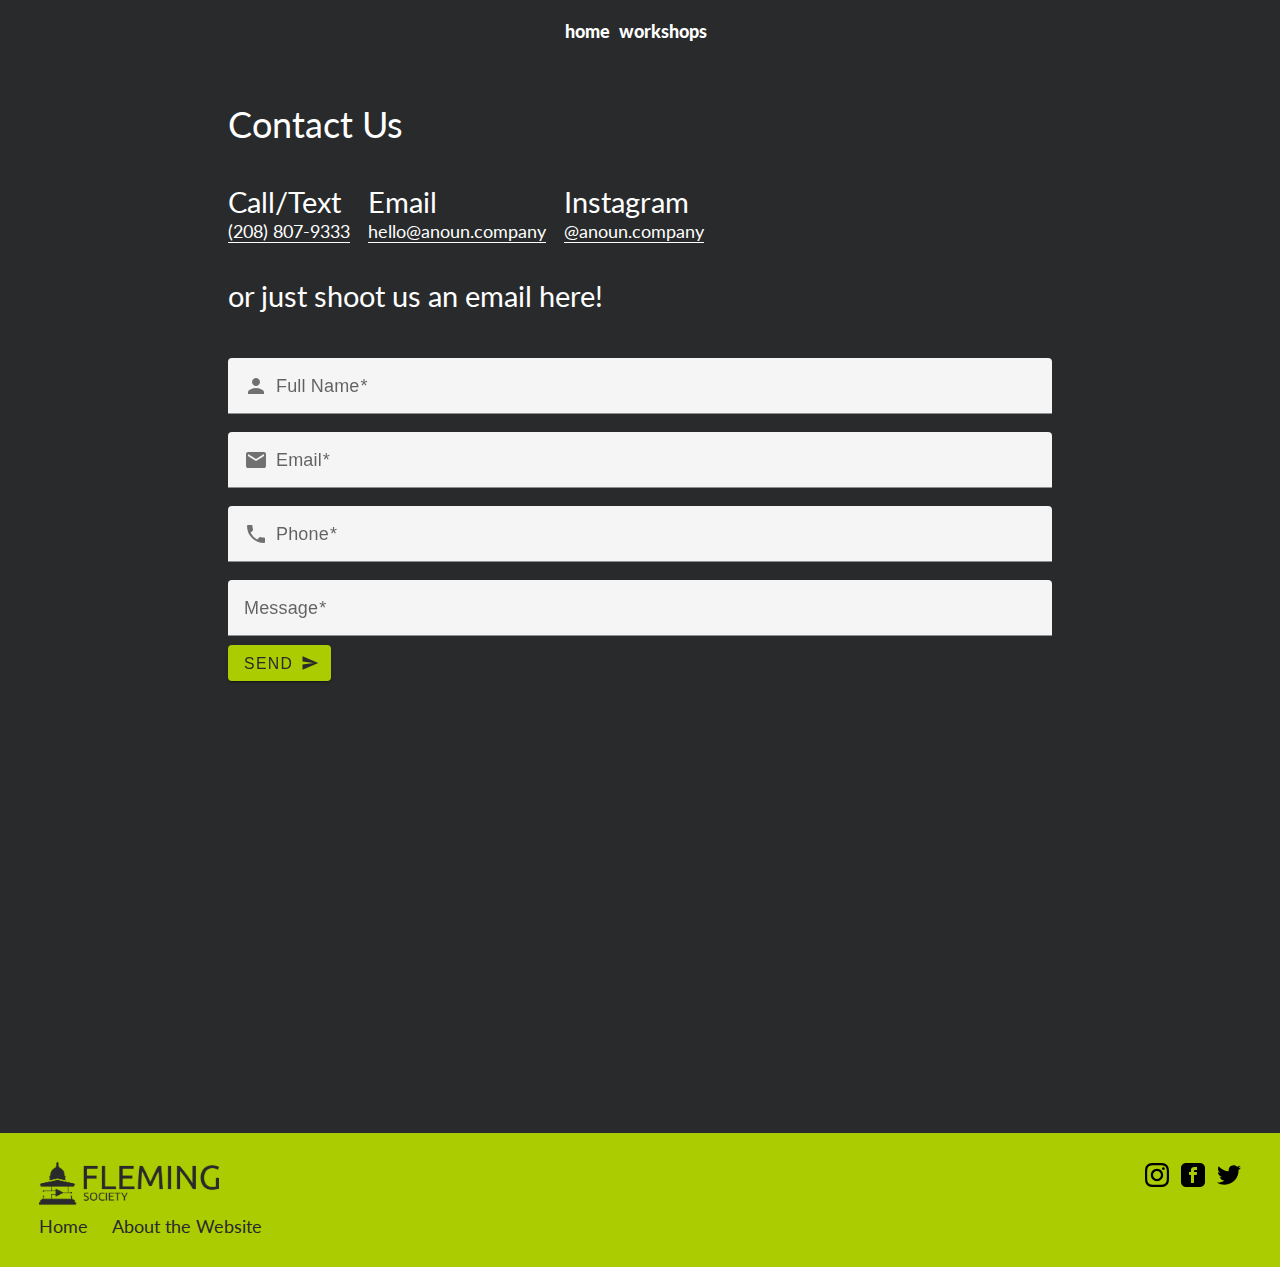
<file: contact/index.html>
<!DOCTYPE html><html lang="en"><head><meta charSet="utf-8"/><meta http-equiv="x-ua-compatible" content="ie=edge"/><meta name="viewport" content="width=device-width, initial-scale=1, shrink-to-fit=no"/><style id="typography.js">html{font-family:sans-serif;-ms-text-size-adjust:100%;-webkit-text-size-adjust:100%}body{margin:0}article,aside,details,figcaption,figure,footer,header,main,menu,nav,section,summary{display:block}audio,canvas,progress,video{display:inline-block}audio:not([controls]){display:none;height:0}progress{vertical-align:baseline}[hidden],template{display:none}a{background-color:transparent;-webkit-text-decoration-skip:objects}a:active,a:hover{outline-width:0}abbr[title]{border-bottom:none;text-decoration:underline;text-decoration:underline dotted}b,strong{font-weight:inherit;font-weight:bolder}dfn{font-style:italic}h1{font-size:2em;margin:.67em 0}mark{background-color:#ff0;color:#000}small{font-size:80%}sub,sup{font-size:75%;line-height:0;position:relative;vertical-align:baseline}sub{bottom:-.25em}sup{top:-.5em}img{border-style:none}svg:not(:root){overflow:hidden}code,kbd,pre,samp{font-family:monospace,monospace;font-size:1em}figure{margin:1em 40px}hr{box-sizing:content-box;height:0;overflow:visible}button,input,optgroup,select,textarea{font:inherit;margin:0}optgroup{font-weight:700}button,input{overflow:visible}button,select{text-transform:none}[type=reset],[type=submit],button,html [type=button]{-webkit-appearance:button}[type=button]::-moz-focus-inner,[type=reset]::-moz-focus-inner,[type=submit]::-moz-focus-inner,button::-moz-focus-inner{border-style:none;padding:0}[type=button]:-moz-focusring,[type=reset]:-moz-focusring,[type=submit]:-moz-focusring,button:-moz-focusring{outline:1px dotted ButtonText}fieldset{border:1px solid silver;margin:0 2px;padding:.35em .625em .75em}legend{box-sizing:border-box;color:inherit;display:table;max-width:100%;padding:0;white-space:normal}textarea{overflow:auto}[type=checkbox],[type=radio]{box-sizing:border-box;padding:0}[type=number]::-webkit-inner-spin-button,[type=number]::-webkit-outer-spin-button{height:auto}[type=search]{-webkit-appearance:textfield;outline-offset:-2px}[type=search]::-webkit-search-cancel-button,[type=search]::-webkit-search-decoration{-webkit-appearance:none}::-webkit-input-placeholder{color:inherit;opacity:.54}::-webkit-file-upload-button{-webkit-appearance:button;font:inherit}html{font:112.5%/1.666 'Lato',-apple-system,'BlinkMacSystemFont','Segoe UI','Roboto','Helvetica','Arial',sans-serif,'Apple Color Emoji','Segoe UI Emoji','Segoe UI Symbol';box-sizing:border-box;overflow-y:scroll;}*{box-sizing:inherit;}*:before{box-sizing:inherit;}*:after{box-sizing:inherit;}body{color:hsla(0,0%,0%,0.8);font-family:'Lato',-apple-system,'BlinkMacSystemFont','Segoe UI','Roboto','Helvetica','Arial',sans-serif,'Apple Color Emoji','Segoe UI Emoji','Segoe UI Symbol';font-weight:normal;word-wrap:break-word;font-kerning:normal;-moz-font-feature-settings:"kern", "liga", "clig", "calt";-ms-font-feature-settings:"kern", "liga", "clig", "calt";-webkit-font-feature-settings:"kern", "liga", "clig", "calt";font-feature-settings:"kern", "liga", "clig", "calt";}img{max-width:100%;margin-left:0;margin-right:0;margin-top:0;padding-bottom:0;padding-left:0;padding-right:0;padding-top:0;margin-bottom:0;}h1{margin-left:0;margin-right:0;margin-top:0;padding-bottom:0;padding-left:0;padding-right:0;padding-top:0;margin-bottom:1.666rem;color:inherit;font-family:'Lato',-apple-system,'BlinkMacSystemFont','Segoe UI','Roboto','Helvetica','Arial',sans-serif,'Apple Color Emoji','Segoe UI Emoji','Segoe UI Symbol';font-weight:400;text-rendering:optimizeLegibility;font-size:3.157rem;line-height:1.1;}h2{margin-left:0;margin-right:0;margin-top:0;padding-bottom:0;padding-left:0;padding-right:0;padding-top:0;margin-bottom:1.666rem;color:inherit;font-family:'Lato',-apple-system,'BlinkMacSystemFont','Segoe UI','Roboto','Helvetica','Arial',sans-serif,'Apple Color Emoji','Segoe UI Emoji','Segoe UI Symbol';font-weight:400;text-rendering:optimizeLegibility;font-size:1.99326rem;line-height:1.1;}h3{margin-left:0;margin-right:0;margin-top:0;padding-bottom:0;padding-left:0;padding-right:0;padding-top:0;margin-bottom:1.666rem;color:inherit;font-family:'Lato',-apple-system,'BlinkMacSystemFont','Segoe UI','Roboto','Helvetica','Arial',sans-serif,'Apple Color Emoji','Segoe UI Emoji','Segoe UI Symbol';font-weight:400;text-rendering:optimizeLegibility;font-size:1.58383rem;line-height:1.1;}h4{margin-left:0;margin-right:0;margin-top:0;padding-bottom:0;padding-left:0;padding-right:0;padding-top:0;margin-bottom:1.666rem;color:inherit;font-family:'Lato',-apple-system,'BlinkMacSystemFont','Segoe UI','Roboto','Helvetica','Arial',sans-serif,'Apple Color Emoji','Segoe UI Emoji','Segoe UI Symbol';font-weight:400;text-rendering:optimizeLegibility;font-size:1rem;line-height:1.1;}h5{margin-left:0;margin-right:0;margin-top:0;padding-bottom:0;padding-left:0;padding-right:0;padding-top:0;margin-bottom:1.666rem;color:inherit;font-family:'Lato',-apple-system,'BlinkMacSystemFont','Segoe UI','Roboto','Helvetica','Arial',sans-serif,'Apple Color Emoji','Segoe UI Emoji','Segoe UI Symbol';font-weight:400;text-rendering:optimizeLegibility;font-size:0.79459rem;line-height:1.1;}h6{margin-left:0;margin-right:0;margin-top:0;padding-bottom:0;padding-left:0;padding-right:0;padding-top:0;margin-bottom:1.666rem;color:inherit;font-family:'Lato',-apple-system,'BlinkMacSystemFont','Segoe UI','Roboto','Helvetica','Arial',sans-serif,'Apple Color Emoji','Segoe UI Emoji','Segoe UI Symbol';font-weight:400;text-rendering:optimizeLegibility;font-size:0.7083rem;line-height:1.1;}hgroup{margin-left:0;margin-right:0;margin-top:0;padding-bottom:0;padding-left:0;padding-right:0;padding-top:0;margin-bottom:1.666rem;}ul{margin-left:1.666rem;margin-right:0;margin-top:0;padding-bottom:0;padding-left:0;padding-right:0;padding-top:0;margin-bottom:1.666rem;list-style-position:outside;list-style-image:none;}ol{margin-left:1.666rem;margin-right:0;margin-top:0;padding-bottom:0;padding-left:0;padding-right:0;padding-top:0;margin-bottom:1.666rem;list-style-position:outside;list-style-image:none;}dl{margin-left:0;margin-right:0;margin-top:0;padding-bottom:0;padding-left:0;padding-right:0;padding-top:0;margin-bottom:1.666rem;}dd{margin-left:0;margin-right:0;margin-top:0;padding-bottom:0;padding-left:0;padding-right:0;padding-top:0;margin-bottom:1.666rem;}p{margin-left:0;margin-right:0;margin-top:0;padding-bottom:0;padding-left:0;padding-right:0;padding-top:0;margin-bottom:1.666rem;}figure{margin-left:0;margin-right:0;margin-top:0;padding-bottom:0;padding-left:0;padding-right:0;padding-top:0;margin-bottom:1.666rem;}pre{margin-left:0;margin-right:0;margin-top:0;padding-bottom:0;padding-left:0;padding-right:0;padding-top:0;margin-bottom:1.666rem;font-size:0.85rem;line-height:1.666rem;}table{margin-left:0;margin-right:0;margin-top:0;padding-bottom:0;padding-left:0;padding-right:0;padding-top:0;margin-bottom:1.666rem;font-size:1rem;line-height:1.666rem;border-collapse:collapse;width:100%;}fieldset{margin-left:0;margin-right:0;margin-top:0;padding-bottom:0;padding-left:0;padding-right:0;padding-top:0;margin-bottom:1.666rem;}blockquote{margin-left:1.666rem;margin-right:1.666rem;margin-top:0;padding-bottom:0;padding-left:0;padding-right:0;padding-top:0;margin-bottom:1.666rem;}form{margin-left:0;margin-right:0;margin-top:0;padding-bottom:0;padding-left:0;padding-right:0;padding-top:0;margin-bottom:1.666rem;}noscript{margin-left:0;margin-right:0;margin-top:0;padding-bottom:0;padding-left:0;padding-right:0;padding-top:0;margin-bottom:1.666rem;}iframe{margin-left:0;margin-right:0;margin-top:0;padding-bottom:0;padding-left:0;padding-right:0;padding-top:0;margin-bottom:1.666rem;}hr{margin-left:0;margin-right:0;margin-top:0;padding-bottom:0;padding-left:0;padding-right:0;padding-top:0;margin-bottom:calc(1.666rem - 1px);background:hsla(0,0%,0%,0.2);border:none;height:1px;}address{margin-left:0;margin-right:0;margin-top:0;padding-bottom:0;padding-left:0;padding-right:0;padding-top:0;margin-bottom:1.666rem;}b{font-weight:bold;}strong{font-weight:bold;}dt{font-weight:bold;}th{font-weight:bold;}li{margin-bottom:calc(1.666rem / 2);}ol li{padding-left:0;}ul li{padding-left:0;}li > ol{margin-left:1.666rem;margin-bottom:calc(1.666rem / 2);margin-top:calc(1.666rem / 2);}li > ul{margin-left:1.666rem;margin-bottom:calc(1.666rem / 2);margin-top:calc(1.666rem / 2);}blockquote *:last-child{margin-bottom:0;}li *:last-child{margin-bottom:0;}p *:last-child{margin-bottom:0;}li > p{margin-bottom:calc(1.666rem / 2);}code{font-size:0.85rem;line-height:1.666rem;}kbd{font-size:0.85rem;line-height:1.666rem;}samp{font-size:0.85rem;line-height:1.666rem;}abbr{border-bottom:1px dotted hsla(0,0%,0%,0.5);cursor:help;}acronym{border-bottom:1px dotted hsla(0,0%,0%,0.5);cursor:help;}abbr[title]{border-bottom:1px dotted hsla(0,0%,0%,0.5);cursor:help;text-decoration:none;}thead{text-align:left;}td,th{text-align:left;border-bottom:1px solid hsla(0,0%,0%,0.12);font-feature-settings:"tnum";-moz-font-feature-settings:"tnum";-ms-font-feature-settings:"tnum";-webkit-font-feature-settings:"tnum";padding-left:1.11067rem;padding-right:1.11067rem;padding-top:0.833rem;padding-bottom:calc(0.833rem - 1px);}th:first-child,td:first-child{padding-left:0;}th:last-child,td:last-child{padding-right:0;}</style><style data-href="/styles.bfc7fb55f547c01f3716.css">@import url(https://fonts.googleapis.com/css?family=Ubuntu&display=swap);@import url(https://fonts.googleapis.com/css?family=Lato&display=swap);.header-module--siteHeader--1O22-{margin:1rem auto;font-weight:900}.header-module--siteHeader--1O22->nav ul{text-align:center;list-style-type:none;margin:0;padding:0}.header-module--siteHeader--1O22->nav ul li{display:inline;margin-right:.5rem;font-family:Lato,sans-serif}.header-module--siteHeader--1O22->nav ul li:hover{border-bottom:2px solid var(--mdc-theme-primary)}.header-module--siteHeader--1O22->nav ul li a{text-decoration:none}.header-module--activeLink--1M5V6{border-bottom:2px solid var(--mdc-theme-primary)}.footer-module--siteFooter--1akTA{position:absolute;bottom:0;display:flex;flex-direction:column;justify-content:space-between;width:100%;padding:1.5rem;background-color:var(--mdc-theme-primary);color:var(--mdc-theme-on-primary)}.footer-module--footerNav--TcMbw{display:block}.footer-module--footerNav--TcMbw ul{list-style-type:none;margin:0;padding:0}.footer-module--footerLogo--iA_g7{margin:12px 0}.footer-module--footerNav--TcMbw ul li{display:block;margin:12px 0}.footer-module--footerNav2--1xjPK{display:block;text-align:left}.footer-module--footerNav2--1xjPK a{margin-right:12px}.footer-module--footerIcon--1eULs{vertical-align:middle;stroke:#282a2b}@media screen and (min-width:650px){.footer-module--siteFooter--1akTA{flex-direction:row}.footer-module--footerNav--TcMbw ul li{display:inline;margin:0 12px}.footer-module--footerLogo--iA_g7{margin:0 12px}.footer-module--footerNav2--1xjPK{text-align:right}}.centeredLayout-module--siteContainer--1MBQp{min-height:100vh;overflow:hidden;display:block;position:relative;padding-bottom:360px}.centeredLayout-module--siteMain--OpQAX{min-height:100%;margin:0 auto;max-width:860px;padding:1rem}.blogPost-module--blogPostContent--BAfg9 a{text-decoration:underline!important}.layout-module--siteContainer--16IDw{min-height:100vh;overflow:hidden;display:block;position:relative;padding-bottom:360px}.layout-module--siteMain--1ad9e{min-height:100%;margin:0 auto}

/*! normalize.css v8.0.1 | MIT License | github.com/necolas/normalize.css */html{line-height:1.15;-webkit-text-size-adjust:100%}body{margin:0}main{display:block}h1{font-size:2em;margin:.67em 0}hr{box-sizing:content-box;height:0;overflow:visible}pre{font-family:monospace,monospace;font-size:1em}a{background-color:transparent}abbr[title]{border-bottom:none;text-decoration:underline;-webkit-text-decoration:underline dotted;text-decoration:underline dotted}b,strong{font-weight:bolder}code,kbd,samp{font-family:monospace,monospace;font-size:1em}small{font-size:80%}sub,sup{font-size:75%;line-height:0;position:relative;vertical-align:baseline}sub{bottom:-.25em}sup{top:-.5em}img{border-style:none}button,input,optgroup,select,textarea{font-family:inherit;font-size:100%;line-height:1.15;margin:0}button,input{overflow:visible}button,select{text-transform:none}[type=button],[type=reset],[type=submit],button{-webkit-appearance:button}[type=button]::-moz-focus-inner,[type=reset]::-moz-focus-inner,[type=submit]::-moz-focus-inner,button::-moz-focus-inner{border-style:none;padding:0}[type=button]:-moz-focusring,[type=reset]:-moz-focusring,[type=submit]:-moz-focusring,button:-moz-focusring{outline:1px dotted ButtonText}fieldset{padding:.35em .75em .625em}legend{box-sizing:border-box;color:inherit;display:table;max-width:100%;padding:0;white-space:normal}progress{vertical-align:baseline}textarea{overflow:auto}[type=checkbox],[type=radio]{box-sizing:border-box;padding:0}[type=number]::-webkit-inner-spin-button,[type=number]::-webkit-outer-spin-button{height:auto}[type=search]{-webkit-appearance:textfield;outline-offset:-2px}[type=search]::-webkit-search-decoration{-webkit-appearance:none}::-webkit-file-upload-button{-webkit-appearance:button;font:inherit}details{display:block}summary{display:list-item}[hidden],template{display:none}:root{--mdc-theme-primary:#abcc00;--mdc-theme-on-primary:#282a2b;--mdc-theme-secondary:#fff;--mdc-theme-on-secondary:#282a2b;--mdc-theme-surface:#3a3e42;--mdc-theme-background:#282a2b;--mdc-theme-on-background:#fff}@font-face{font-family:Material Icons;font-style:normal;font-weight:400;src:local("Material Icons Regular"),local("MaterialIcons-Regular"),url(https://fonts.gstatic.com/s/materialicons/v47/flUhRq6tzZclQEJ-Vdg-IuiaDsNc.woff2) format("woff2");font-display:swap}.material-icons{font-family:Material Icons;font-weight:400;font-style:normal;font-size:24px;line-height:1;letter-spacing:normal;text-transform:none;display:inline-block;white-space:nowrap;word-wrap:normal;direction:ltr;-webkit-font-feature-settings:"liga";-webkit-font-smoothing:antialiased}.anoun-title{font-family:Playfair Display,serif;font-weight:900;color:var(--mdc-theme-primary)}.fleming-title{font-family:Ubuntu,sans-serif;font-style:normal;font-weight:700}@-webkit-keyframes mdc-ripple-fg-radius-in{0%{-webkit-animation-timing-function:cubic-bezier(.4,0,.2,1);animation-timing-function:cubic-bezier(.4,0,.2,1);-webkit-transform:translate(var(--mdc-ripple-fg-translate-start,0)) scale(1);transform:translate(var(--mdc-ripple-fg-translate-start,0)) scale(1)}to{-webkit-transform:translate(var(--mdc-ripple-fg-translate-end,0)) scale(var(--mdc-ripple-fg-scale,1));transform:translate(var(--mdc-ripple-fg-translate-end,0)) scale(var(--mdc-ripple-fg-scale,1))}}@keyframes mdc-ripple-fg-radius-in{0%{-webkit-animation-timing-function:cubic-bezier(.4,0,.2,1);animation-timing-function:cubic-bezier(.4,0,.2,1);-webkit-transform:translate(var(--mdc-ripple-fg-translate-start,0)) scale(1);transform:translate(var(--mdc-ripple-fg-translate-start,0)) scale(1)}to{-webkit-transform:translate(var(--mdc-ripple-fg-translate-end,0)) scale(var(--mdc-ripple-fg-scale,1));transform:translate(var(--mdc-ripple-fg-translate-end,0)) scale(var(--mdc-ripple-fg-scale,1))}}@-webkit-keyframes mdc-ripple-fg-opacity-in{0%{-webkit-animation-timing-function:linear;animation-timing-function:linear;opacity:0}to{opacity:var(--mdc-ripple-fg-opacity,0)}}@keyframes mdc-ripple-fg-opacity-in{0%{-webkit-animation-timing-function:linear;animation-timing-function:linear;opacity:0}to{opacity:var(--mdc-ripple-fg-opacity,0)}}@-webkit-keyframes mdc-ripple-fg-opacity-out{0%{-webkit-animation-timing-function:linear;animation-timing-function:linear;opacity:var(--mdc-ripple-fg-opacity,0)}to{opacity:0}}@keyframes mdc-ripple-fg-opacity-out{0%{-webkit-animation-timing-function:linear;animation-timing-function:linear;opacity:var(--mdc-ripple-fg-opacity,0)}to{opacity:0}}.mdc-ripple-surface--test-edge-var-bug{--mdc-ripple-surface-test-edge-var:1px solid #000;visibility:hidden}.mdc-ripple-surface--test-edge-var-bug:before{border:var(--mdc-ripple-surface-test-edge-var)}.material-icons--ripple-surface{--mdc-ripple-fg-size:0;--mdc-ripple-left:0;--mdc-ripple-top:0;--mdc-ripple-fg-scale:1;--mdc-ripple-fg-translate-end:0;--mdc-ripple-fg-translate-start:0;-webkit-tap-highlight-color:rgba(0,0,0,0);will-change:transform,opacity}.material-icons--ripple-surface:after,.material-icons--ripple-surface:before{position:absolute;border-radius:50%;opacity:0;pointer-events:none;content:""}.material-icons--ripple-surface:before{-webkit-transition:opacity 15ms linear,background-color 15ms linear;transition:opacity 15ms linear,background-color 15ms linear;z-index:1}.material-icons--ripple-surface.mdc-ripple-upgraded:before{-webkit-transform:scale(var(--mdc-ripple-fg-scale,1));transform:scale(var(--mdc-ripple-fg-scale,1))}.material-icons--ripple-surface.mdc-ripple-upgraded:after{top:0;left:0;-webkit-transform:scale(0);transform:scale(0);-webkit-transform-origin:center center;transform-origin:center center}.material-icons--ripple-surface.mdc-ripple-upgraded--unbounded:after{top:var(--mdc-ripple-top,0);left:var(--mdc-ripple-left,0)}.material-icons--ripple-surface.mdc-ripple-upgraded--foreground-activation:after{-webkit-animation:mdc-ripple-fg-radius-in 225ms forwards,mdc-ripple-fg-opacity-in 75ms forwards;animation:mdc-ripple-fg-radius-in 225ms forwards,mdc-ripple-fg-opacity-in 75ms forwards}.material-icons--ripple-surface.mdc-ripple-upgraded--foreground-deactivation:after{-webkit-animation:mdc-ripple-fg-opacity-out .15s;animation:mdc-ripple-fg-opacity-out .15s;-webkit-transform:translate(var(--mdc-ripple-fg-translate-end,0)) scale(var(--mdc-ripple-fg-scale,1));transform:translate(var(--mdc-ripple-fg-translate-end,0)) scale(var(--mdc-ripple-fg-scale,1))}.material-icons--ripple-surface:after,.material-icons--ripple-surface:before{top:-50%;left:-50%;width:200%;height:200%}.material-icons--ripple-surface.mdc-ripple-upgraded:after{width:var(--mdc-ripple-fg-size,100%);height:var(--mdc-ripple-fg-size,100%)}.material-icons--ripple-surface:after,.material-icons--ripple-surface:before{background-color:#000}.material-icons--ripple-surface:hover:before{opacity:.04}.material-icons--ripple-surface.mdc-ripple-upgraded--background-focused:before,.material-icons--ripple-surface:not(.mdc-ripple-upgraded):focus:before{-webkit-transition-duration:75ms;transition-duration:75ms;opacity:.12}.material-icons--ripple-surface:not(.mdc-ripple-upgraded):after{-webkit-transition:opacity .15s linear;transition:opacity .15s linear}.material-icons--ripple-surface:not(.mdc-ripple-upgraded):active:after{-webkit-transition-duration:75ms;transition-duration:75ms;opacity:.12}.material-icons--ripple-surface.mdc-ripple-upgraded{--mdc-ripple-fg-opacity:0.12}.mdc-card{border-radius:4px;background-color:#fff;background-color:var(--mdc-theme-surface,#fff);display:flex;flex-direction:column;box-sizing:border-box}.mdc-card--outlined{box-shadow:0 0 0 0 rgba(0,0,0,.2),0 0 0 0 rgba(0,0,0,.14),0 0 0 0 rgba(0,0,0,.12);border:1px solid #e0e0e0}.mdc-card__media{position:relative;box-sizing:border-box;background-repeat:no-repeat;background-position:50%;background-size:cover}.mdc-card__media:before{display:block;content:""}.mdc-card__media:first-child{border-top-left-radius:inherit;border-top-right-radius:inherit}.mdc-card__media:last-child{border-bottom-left-radius:inherit;border-bottom-right-radius:inherit}.mdc-card__media--square:before{margin-top:100%}.mdc-card__media--16-9:before{margin-top:56.25%}.mdc-card__media-content{position:absolute;top:0;right:0;bottom:0;left:0;box-sizing:border-box}.mdc-card__primary-action{display:flex;flex-direction:column;box-sizing:border-box;position:relative;outline:none;color:inherit;text-decoration:none;cursor:pointer;overflow:hidden}.mdc-card__primary-action:first-child{border-top-left-radius:inherit;border-top-right-radius:inherit}.mdc-card__primary-action:last-child{border-bottom-left-radius:inherit;border-bottom-right-radius:inherit}.mdc-card__actions{display:flex;flex-direction:row;align-items:center;box-sizing:border-box;min-height:52px;padding:8px}.mdc-card__actions--full-bleed{padding:0}.mdc-card__action-buttons,.mdc-card__action-icons{display:flex;flex-direction:row;align-items:center;box-sizing:border-box}.mdc-card__action-icons{color:rgba(0,0,0,.6);flex-grow:1;justify-content:flex-end}.mdc-card__action-buttons+.mdc-card__action-icons{margin-left:16px;margin-right:0}.mdc-card__action-buttons+.mdc-card__action-icons[dir=rtl],[dir=rtl] .mdc-card__action-buttons+.mdc-card__action-icons{margin-left:0;margin-right:16px}.mdc-card__action{display:inline-flex;flex-direction:row;align-items:center;box-sizing:border-box;justify-content:center;cursor:pointer;-webkit-user-select:none;-moz-user-select:none;-ms-user-select:none;user-select:none}.mdc-card__action:focus{outline:none}.mdc-card__action--button{margin-left:0;margin-right:8px;padding:0 8px}.mdc-card__action--button[dir=rtl],[dir=rtl] .mdc-card__action--button{margin-left:8px;margin-right:0}.mdc-card__action--button:last-child,.mdc-card__action--button:last-child[dir=rtl],[dir=rtl] .mdc-card__action--button:last-child{margin-left:0;margin-right:0}.mdc-card__actions--full-bleed .mdc-card__action--button{justify-content:space-between;width:100%;height:auto;max-height:none;margin:0;padding:8px 16px;text-align:left}.mdc-card__actions--full-bleed .mdc-card__action--button[dir=rtl],[dir=rtl] .mdc-card__actions--full-bleed .mdc-card__action--button{text-align:right}.mdc-card__action--icon{margin:-6px 0;padding:12px}.mdc-card__action--icon:not(:disabled){color:rgba(0,0,0,.6)}.mdc-card__primary-action{--mdc-ripple-fg-size:0;--mdc-ripple-left:0;--mdc-ripple-top:0;--mdc-ripple-fg-scale:1;--mdc-ripple-fg-translate-end:0;--mdc-ripple-fg-translate-start:0;-webkit-tap-highlight-color:rgba(0,0,0,0);will-change:transform,opacity}.mdc-card__primary-action:after,.mdc-card__primary-action:before{position:absolute;border-radius:50%;opacity:0;pointer-events:none;content:""}.mdc-card__primary-action:before{-webkit-transition:opacity 15ms linear,background-color 15ms linear;transition:opacity 15ms linear,background-color 15ms linear;z-index:1}.mdc-card__primary-action.mdc-ripple-upgraded:before{-webkit-transform:scale(var(--mdc-ripple-fg-scale,1));transform:scale(var(--mdc-ripple-fg-scale,1))}.mdc-card__primary-action.mdc-ripple-upgraded:after{top:0;left:0;-webkit-transform:scale(0);transform:scale(0);-webkit-transform-origin:center center;transform-origin:center center}.mdc-card__primary-action.mdc-ripple-upgraded--unbounded:after{top:var(--mdc-ripple-top,0);left:var(--mdc-ripple-left,0)}.mdc-card__primary-action.mdc-ripple-upgraded--foreground-activation:after{-webkit-animation:mdc-ripple-fg-radius-in 225ms forwards,mdc-ripple-fg-opacity-in 75ms forwards;animation:mdc-ripple-fg-radius-in 225ms forwards,mdc-ripple-fg-opacity-in 75ms forwards}.mdc-card__primary-action.mdc-ripple-upgraded--foreground-deactivation:after{-webkit-animation:mdc-ripple-fg-opacity-out .15s;animation:mdc-ripple-fg-opacity-out .15s;-webkit-transform:translate(var(--mdc-ripple-fg-translate-end,0)) scale(var(--mdc-ripple-fg-scale,1));transform:translate(var(--mdc-ripple-fg-translate-end,0)) scale(var(--mdc-ripple-fg-scale,1))}.mdc-card__primary-action:after,.mdc-card__primary-action:before{top:-50%;left:-50%;width:200%;height:200%}.mdc-card__primary-action.mdc-ripple-upgraded:after{width:var(--mdc-ripple-fg-size,100%);height:var(--mdc-ripple-fg-size,100%)}.mdc-card__primary-action:after,.mdc-card__primary-action:before{background-color:#000}.mdc-card__primary-action:hover:before{opacity:.04}.mdc-card__primary-action.mdc-ripple-upgraded--background-focused:before,.mdc-card__primary-action:not(.mdc-ripple-upgraded):focus:before{-webkit-transition-duration:75ms;transition-duration:75ms;opacity:.12}.mdc-card__primary-action:not(.mdc-ripple-upgraded):after{-webkit-transition:opacity .15s linear;transition:opacity .15s linear}.mdc-card__primary-action:not(.mdc-ripple-upgraded):active:after{-webkit-transition-duration:75ms;transition-duration:75ms;opacity:.12}.mdc-card__primary-action.mdc-ripple-upgraded{--mdc-ripple-fg-opacity:0.12}.mdc-button{font-family:Roboto,sans-serif;-moz-osx-font-smoothing:grayscale;-webkit-font-smoothing:antialiased;font-size:.875rem;line-height:2.25rem;font-weight:500;letter-spacing:.08929em;text-decoration:none;text-transform:uppercase;padding:0 8px;display:inline-flex;position:relative;align-items:center;justify-content:center;box-sizing:border-box;min-width:64px;height:36px;border:none;outline:none;line-height:inherit;-webkit-user-select:none;-moz-user-select:none;-ms-user-select:none;user-select:none;-webkit-appearance:none;overflow:hidden;vertical-align:middle;border-radius:4px}.mdc-button::-moz-focus-inner{padding:0;border:0}.mdc-button:active{outline:none}.mdc-button:hover{cursor:pointer}.mdc-button:disabled{background-color:transparent;color:rgba(0,0,0,.37);cursor:default;pointer-events:none}.mdc-button.mdc-button--dense{border-radius:4px}.mdc-button:not(:disabled){background-color:transparent}.mdc-button .mdc-button__icon{margin-left:0;margin-right:8px;display:inline-block;width:18px;height:18px;font-size:18px;vertical-align:top}.mdc-button .mdc-button__icon[dir=rtl],[dir=rtl] .mdc-button .mdc-button__icon{margin-left:8px;margin-right:0}.mdc-button:not(:disabled){color:#6200ee;color:var(--mdc-theme-primary,#6200ee)}.mdc-button__label+.mdc-button__icon{margin-left:8px;margin-right:0}.mdc-button__label+.mdc-button__icon[dir=rtl],[dir=rtl] .mdc-button__label+.mdc-button__icon{margin-left:0;margin-right:8px}svg.mdc-button__icon{fill:currentColor}.mdc-button--outlined .mdc-button__icon,.mdc-button--raised .mdc-button__icon,.mdc-button--unelevated .mdc-button__icon{margin-left:-4px;margin-right:8px}.mdc-button--outlined .mdc-button__icon[dir=rtl],.mdc-button--outlined .mdc-button__label+.mdc-button__icon,.mdc-button--raised .mdc-button__icon[dir=rtl],.mdc-button--raised .mdc-button__label+.mdc-button__icon,.mdc-button--unelevated .mdc-button__icon[dir=rtl],.mdc-button--unelevated .mdc-button__label+.mdc-button__icon,[dir=rtl] .mdc-button--outlined .mdc-button__icon,[dir=rtl] .mdc-button--raised .mdc-button__icon,[dir=rtl] .mdc-button--unelevated .mdc-button__icon{margin-left:8px;margin-right:-4px}.mdc-button--outlined .mdc-button__label+.mdc-button__icon[dir=rtl],.mdc-button--raised .mdc-button__label+.mdc-button__icon[dir=rtl],.mdc-button--unelevated .mdc-button__label+.mdc-button__icon[dir=rtl],[dir=rtl] .mdc-button--outlined .mdc-button__label+.mdc-button__icon,[dir=rtl] .mdc-button--raised .mdc-button__label+.mdc-button__icon,[dir=rtl] .mdc-button--unelevated .mdc-button__label+.mdc-button__icon{margin-left:-4px;margin-right:8px}.mdc-button--raised,.mdc-button--unelevated{padding:0 16px}.mdc-button--raised:disabled,.mdc-button--unelevated:disabled{background-color:rgba(0,0,0,.12);color:rgba(0,0,0,.37)}.mdc-button--raised:not(:disabled),.mdc-button--unelevated:not(:disabled){background-color:#6200ee}@supports not (-ms-ime-align:auto){.mdc-button--raised:not(:disabled),.mdc-button--unelevated:not(:disabled){background-color:var(--mdc-theme-primary,#6200ee)}}.mdc-button--raised:not(:disabled),.mdc-button--unelevated:not(:disabled){color:#fff;color:var(--mdc-theme-on-primary,#fff)}.mdc-button--raised{box-shadow:0 3px 1px -2px rgba(0,0,0,.2),0 2px 2px 0 rgba(0,0,0,.14),0 1px 5px 0 rgba(0,0,0,.12);-webkit-transition:box-shadow .28s cubic-bezier(.4,0,.2,1);transition:box-shadow .28s cubic-bezier(.4,0,.2,1)}.mdc-button--raised:focus,.mdc-button--raised:hover{box-shadow:0 2px 4px -1px rgba(0,0,0,.2),0 4px 5px 0 rgba(0,0,0,.14),0 1px 10px 0 rgba(0,0,0,.12)}.mdc-button--raised:active{box-shadow:0 5px 5px -3px rgba(0,0,0,.2),0 8px 10px 1px rgba(0,0,0,.14),0 3px 14px 2px rgba(0,0,0,.12)}.mdc-button--raised:disabled{box-shadow:0 0 0 0 rgba(0,0,0,.2),0 0 0 0 rgba(0,0,0,.14),0 0 0 0 rgba(0,0,0,.12)}.mdc-button--outlined{border-style:solid;padding:0 14px;border-width:2px}.mdc-button--outlined:disabled{border-color:rgba(0,0,0,.37)}.mdc-button--outlined:not(:disabled){border-color:#6200ee;border-color:var(--mdc-theme-primary,#6200ee)}.mdc-button--dense{height:32px;font-size:.8125rem}.mdc-button{--mdc-ripple-fg-size:0;--mdc-ripple-left:0;--mdc-ripple-top:0;--mdc-ripple-fg-scale:1;--mdc-ripple-fg-translate-end:0;--mdc-ripple-fg-translate-start:0;-webkit-tap-highlight-color:rgba(0,0,0,0);will-change:transform,opacity}.mdc-button:after,.mdc-button:before{position:absolute;border-radius:50%;opacity:0;pointer-events:none;content:""}.mdc-button:before{-webkit-transition:opacity 15ms linear,background-color 15ms linear;transition:opacity 15ms linear,background-color 15ms linear;z-index:1}.mdc-button.mdc-ripple-upgraded:before{-webkit-transform:scale(var(--mdc-ripple-fg-scale,1));transform:scale(var(--mdc-ripple-fg-scale,1))}.mdc-button.mdc-ripple-upgraded:after{top:0;left:0;-webkit-transform:scale(0);transform:scale(0);-webkit-transform-origin:center center;transform-origin:center center}.mdc-button.mdc-ripple-upgraded--unbounded:after{top:var(--mdc-ripple-top,0);left:var(--mdc-ripple-left,0)}.mdc-button.mdc-ripple-upgraded--foreground-activation:after{-webkit-animation:mdc-ripple-fg-radius-in 225ms forwards,mdc-ripple-fg-opacity-in 75ms forwards;animation:mdc-ripple-fg-radius-in 225ms forwards,mdc-ripple-fg-opacity-in 75ms forwards}.mdc-button.mdc-ripple-upgraded--foreground-deactivation:after{-webkit-animation:mdc-ripple-fg-opacity-out .15s;animation:mdc-ripple-fg-opacity-out .15s;-webkit-transform:translate(var(--mdc-ripple-fg-translate-end,0)) scale(var(--mdc-ripple-fg-scale,1));transform:translate(var(--mdc-ripple-fg-translate-end,0)) scale(var(--mdc-ripple-fg-scale,1))}.mdc-button:after,.mdc-button:before{top:-50%;left:-50%;width:200%;height:200%}.mdc-button.mdc-ripple-upgraded:after{width:var(--mdc-ripple-fg-size,100%);height:var(--mdc-ripple-fg-size,100%)}.mdc-button:after,.mdc-button:before{background-color:#6200ee}@supports not (-ms-ime-align:auto){.mdc-button:after,.mdc-button:before{background-color:var(--mdc-theme-primary,#6200ee)}}.mdc-button:hover:before{opacity:.04}.mdc-button.mdc-ripple-upgraded--background-focused:before,.mdc-button:not(.mdc-ripple-upgraded):focus:before{-webkit-transition-duration:75ms;transition-duration:75ms;opacity:.12}.mdc-button:not(.mdc-ripple-upgraded):after{-webkit-transition:opacity .15s linear;transition:opacity .15s linear}.mdc-button:not(.mdc-ripple-upgraded):active:after{-webkit-transition-duration:75ms;transition-duration:75ms;opacity:.12}.mdc-button.mdc-ripple-upgraded{--mdc-ripple-fg-opacity:0.12}.mdc-button--raised:after,.mdc-button--raised:before,.mdc-button--unelevated:after,.mdc-button--unelevated:before{background-color:#fff}@supports not (-ms-ime-align:auto){.mdc-button--raised:after,.mdc-button--raised:before,.mdc-button--unelevated:after,.mdc-button--unelevated:before{background-color:var(--mdc-theme-on-primary,#fff)}}.mdc-button--raised:hover:before,.mdc-button--unelevated:hover:before{opacity:.08}.mdc-button--raised.mdc-ripple-upgraded--background-focused:before,.mdc-button--raised:not(.mdc-ripple-upgraded):focus:before,.mdc-button--unelevated.mdc-ripple-upgraded--background-focused:before,.mdc-button--unelevated:not(.mdc-ripple-upgraded):focus:before{-webkit-transition-duration:75ms;transition-duration:75ms;opacity:.24}.mdc-button--raised:not(.mdc-ripple-upgraded):after,.mdc-button--unelevated:not(.mdc-ripple-upgraded):after{-webkit-transition:opacity .15s linear;transition:opacity .15s linear}.mdc-button--raised:not(.mdc-ripple-upgraded):active:after,.mdc-button--unelevated:not(.mdc-ripple-upgraded):active:after{-webkit-transition-duration:75ms;transition-duration:75ms;opacity:.24}.mdc-button--raised.mdc-ripple-upgraded,.mdc-button--unelevated.mdc-ripple-upgraded{--mdc-ripple-fg-opacity:0.24}.mdc-floating-label{font-family:Roboto,sans-serif;-moz-osx-font-smoothing:grayscale;-webkit-font-smoothing:antialiased;font-size:1rem;line-height:1.75rem;font-weight:400;letter-spacing:.00937em;text-decoration:inherit;text-transform:inherit;position:absolute;left:0;-webkit-transform-origin:left top;transform-origin:left top;-webkit-transition:color .15s cubic-bezier(.4,0,.2,1),-webkit-transform .15s cubic-bezier(.4,0,.2,1);transition:color .15s cubic-bezier(.4,0,.2,1),-webkit-transform .15s cubic-bezier(.4,0,.2,1);transition:transform .15s cubic-bezier(.4,0,.2,1),color .15s cubic-bezier(.4,0,.2,1);transition:transform .15s cubic-bezier(.4,0,.2,1),color .15s cubic-bezier(.4,0,.2,1),-webkit-transform .15s cubic-bezier(.4,0,.2,1);line-height:1.15rem;text-align:left;text-overflow:ellipsis;white-space:nowrap;cursor:text;overflow:hidden;will-change:transform}.mdc-floating-label[dir=rtl],[dir=rtl] .mdc-floating-label{right:0;left:auto;-webkit-transform-origin:right top;transform-origin:right top;text-align:right}.mdc-floating-label--float-above{cursor:auto;-webkit-transform:translateY(-50%) scale(.75);transform:translateY(-50%) scale(.75)}.mdc-floating-label--shake{-webkit-animation:mdc-floating-label-shake-float-above-standard .25s 1;animation:mdc-floating-label-shake-float-above-standard .25s 1}@-webkit-keyframes mdc-floating-label-shake-float-above-standard{0%{-webkit-transform:translateX(0) translateY(-50%) scale(.75);transform:translateX(0) translateY(-50%) scale(.75)}33%{-webkit-animation-timing-function:cubic-bezier(.5,0,.70173,.49582);animation-timing-function:cubic-bezier(.5,0,.70173,.49582);-webkit-transform:translateX(4%) translateY(-50%) scale(.75);transform:translateX(4%) translateY(-50%) scale(.75)}66%{-webkit-animation-timing-function:cubic-bezier(.30244,.38135,.55,.95635);animation-timing-function:cubic-bezier(.30244,.38135,.55,.95635);-webkit-transform:translateX(-4%) translateY(-50%) scale(.75);transform:translateX(-4%) translateY(-50%) scale(.75)}to{-webkit-transform:translateX(0) translateY(-50%) scale(.75);transform:translateX(0) translateY(-50%) scale(.75)}}@keyframes mdc-floating-label-shake-float-above-standard{0%{-webkit-transform:translateX(0) translateY(-50%) scale(.75);transform:translateX(0) translateY(-50%) scale(.75)}33%{-webkit-animation-timing-function:cubic-bezier(.5,0,.70173,.49582);animation-timing-function:cubic-bezier(.5,0,.70173,.49582);-webkit-transform:translateX(4%) translateY(-50%) scale(.75);transform:translateX(4%) translateY(-50%) scale(.75)}66%{-webkit-animation-timing-function:cubic-bezier(.30244,.38135,.55,.95635);animation-timing-function:cubic-bezier(.30244,.38135,.55,.95635);-webkit-transform:translateX(-4%) translateY(-50%) scale(.75);transform:translateX(-4%) translateY(-50%) scale(.75)}to{-webkit-transform:translateX(0) translateY(-50%) scale(.75);transform:translateX(0) translateY(-50%) scale(.75)}}.mdc-line-ripple{position:absolute;bottom:0;left:0;width:100%;height:2px;-webkit-transform:scaleX(0);transform:scaleX(0);-webkit-transition:opacity .18s cubic-bezier(.4,0,.2,1),-webkit-transform .18s cubic-bezier(.4,0,.2,1);transition:opacity .18s cubic-bezier(.4,0,.2,1),-webkit-transform .18s cubic-bezier(.4,0,.2,1);transition:transform .18s cubic-bezier(.4,0,.2,1),opacity .18s cubic-bezier(.4,0,.2,1);transition:transform .18s cubic-bezier(.4,0,.2,1),opacity .18s cubic-bezier(.4,0,.2,1),-webkit-transform .18s cubic-bezier(.4,0,.2,1);opacity:0;z-index:2}.mdc-line-ripple--active{-webkit-transform:scaleX(1);transform:scaleX(1);opacity:1}.mdc-line-ripple--deactivating{opacity:0}.mdc-notched-outline{display:flex;position:absolute;right:0;left:0;box-sizing:border-box;width:100%;max-width:100%;height:100%;text-align:left;pointer-events:none}.mdc-notched-outline[dir=rtl],[dir=rtl] .mdc-notched-outline{text-align:right}.mdc-notched-outline__leading,.mdc-notched-outline__notch,.mdc-notched-outline__trailing{box-sizing:border-box;height:100%;-webkit-transition:border .15s cubic-bezier(.4,0,.2,1);transition:border .15s cubic-bezier(.4,0,.2,1);border-top:1px solid;border-bottom:1px solid;pointer-events:none}.mdc-notched-outline__leading{border-left:1px solid;border-right:none;width:12px}.mdc-notched-outline__leading[dir=rtl],.mdc-notched-outline__trailing,[dir=rtl] .mdc-notched-outline__leading{border-left:none;border-right:1px solid}.mdc-notched-outline__trailing{flex-grow:1}.mdc-notched-outline__trailing[dir=rtl],[dir=rtl] .mdc-notched-outline__trailing{border-left:1px solid;border-right:none}.mdc-notched-outline__notch{flex:0 0 auto;width:auto;max-width:calc(100% - 24px)}.mdc-notched-outline .mdc-floating-label{display:inline-block;position:relative;top:17px;bottom:auto;max-width:100%}.mdc-notched-outline .mdc-floating-label--float-above{text-overflow:clip}.mdc-notched-outline--upgraded .mdc-floating-label--float-above{max-width:133.33333%}.mdc-notched-outline--notched .mdc-notched-outline__notch{padding-left:0;padding-right:8px;border-top:none}.mdc-notched-outline--notched .mdc-notched-outline__notch[dir=rtl],[dir=rtl] .mdc-notched-outline--notched .mdc-notched-outline__notch{padding-left:8px;padding-right:0}.mdc-notched-outline--no-label .mdc-notched-outline__notch{padding:0}.mdc-text-field-helper-text{font-family:Roboto,sans-serif;-moz-osx-font-smoothing:grayscale;-webkit-font-smoothing:antialiased;font-size:.75rem;line-height:1.25rem;font-weight:400;letter-spacing:.03333em;text-decoration:inherit;text-transform:inherit;display:block;line-height:normal;margin:0;-webkit-transition:opacity .15s cubic-bezier(.4,0,.2,1);transition:opacity .15s cubic-bezier(.4,0,.2,1);opacity:0;will-change:opacity}.mdc-text-field-helper-text:before{display:inline-block;width:0;height:16px;content:"";vertical-align:0}.mdc-text-field-helper-text--persistent{-webkit-transition:none;transition:none;opacity:1;will-change:auto}.mdc-text-field-character-counter{font-family:Roboto,sans-serif;-moz-osx-font-smoothing:grayscale;-webkit-font-smoothing:antialiased;font-size:.75rem;line-height:1.25rem;font-weight:400;letter-spacing:.03333em;text-decoration:inherit;text-transform:inherit;display:block;margin-top:0;line-height:normal;margin-left:auto;margin-right:0;padding-left:16px;padding-right:0;white-space:nowrap}.mdc-text-field-character-counter:before{display:inline-block;width:0;height:16px;content:"";vertical-align:0}.mdc-text-field-character-counter[dir=rtl],[dir=rtl] .mdc-text-field-character-counter{margin-left:0;margin-right:auto;padding-left:0;padding-right:16px}.mdc-text-field--with-leading-icon .mdc-text-field__icon,.mdc-text-field--with-trailing-icon .mdc-text-field__icon{position:absolute;bottom:16px;cursor:pointer}.mdc-text-field__icon:not([tabindex]),.mdc-text-field__icon[tabindex="-1"]{cursor:default;pointer-events:none}.mdc-text-field{--mdc-ripple-fg-size:0;--mdc-ripple-left:0;--mdc-ripple-top:0;--mdc-ripple-fg-scale:1;--mdc-ripple-fg-translate-end:0;--mdc-ripple-fg-translate-start:0;-webkit-tap-highlight-color:rgba(0,0,0,0);will-change:transform,opacity;border-radius:4px 4px 0 0;display:inline-flex;position:relative;box-sizing:border-box;height:56px;overflow:hidden;will-change:opacity,transform,color}.mdc-text-field:after,.mdc-text-field:before{position:absolute;border-radius:50%;opacity:0;pointer-events:none;content:""}.mdc-text-field:before{-webkit-transition:opacity 15ms linear,background-color 15ms linear;transition:opacity 15ms linear,background-color 15ms linear;z-index:1}.mdc-text-field.mdc-ripple-upgraded:before{-webkit-transform:scale(var(--mdc-ripple-fg-scale,1));transform:scale(var(--mdc-ripple-fg-scale,1))}.mdc-text-field.mdc-ripple-upgraded:after{top:0;left:0;-webkit-transform:scale(0);transform:scale(0);-webkit-transform-origin:center center;transform-origin:center center}.mdc-text-field.mdc-ripple-upgraded--unbounded:after{top:var(--mdc-ripple-top,0);left:var(--mdc-ripple-left,0)}.mdc-text-field.mdc-ripple-upgraded--foreground-activation:after{-webkit-animation:mdc-ripple-fg-radius-in 225ms forwards,mdc-ripple-fg-opacity-in 75ms forwards;animation:mdc-ripple-fg-radius-in 225ms forwards,mdc-ripple-fg-opacity-in 75ms forwards}.mdc-text-field.mdc-ripple-upgraded--foreground-deactivation:after{-webkit-animation:mdc-ripple-fg-opacity-out .15s;animation:mdc-ripple-fg-opacity-out .15s;-webkit-transform:translate(var(--mdc-ripple-fg-translate-end,0)) scale(var(--mdc-ripple-fg-scale,1));transform:translate(var(--mdc-ripple-fg-translate-end,0)) scale(var(--mdc-ripple-fg-scale,1))}.mdc-text-field:after,.mdc-text-field:before{background-color:rgba(0,0,0,.87)}.mdc-text-field:hover:before{opacity:.04}.mdc-text-field.mdc-ripple-upgraded--background-focused:before,.mdc-text-field:not(.mdc-ripple-upgraded):focus:before{-webkit-transition-duration:75ms;transition-duration:75ms;opacity:.12}.mdc-text-field:after,.mdc-text-field:before{top:-50%;left:-50%;width:200%;height:200%}.mdc-text-field.mdc-ripple-upgraded:after{width:var(--mdc-ripple-fg-size,100%);height:var(--mdc-ripple-fg-size,100%)}.mdc-text-field:not(.mdc-text-field--disabled) .mdc-floating-label{color:rgba(0,0,0,.6)}.mdc-text-field:not(.mdc-text-field--disabled) .mdc-text-field__input{color:rgba(0,0,0,.87)}.mdc-text-field .mdc-text-field__input{caret-color:#6200ee;caret-color:var(--mdc-theme-primary,#6200ee)}.mdc-text-field:not(.mdc-text-field--disabled):not(.mdc-text-field--outlined):not(.mdc-text-field--textarea) .mdc-text-field__input{border-bottom-color:rgba(0,0,0,.42)}.mdc-text-field:not(.mdc-text-field--disabled):not(.mdc-text-field--outlined):not(.mdc-text-field--textarea) .mdc-text-field__input:hover{border-bottom-color:rgba(0,0,0,.87)}.mdc-text-field .mdc-line-ripple{background-color:#6200ee;background-color:var(--mdc-theme-primary,#6200ee)}.mdc-text-field:not(.mdc-text-field--disabled):not(.mdc-text-field--textarea){border-bottom-color:rgba(0,0,0,.12)}.mdc-text-field:not(.mdc-text-field--disabled)+.mdc-text-field-helper-line .mdc-text-field-character-counter,.mdc-text-field:not(.mdc-text-field--disabled)+.mdc-text-field-helper-line .mdc-text-field-helper-text,.mdc-text-field:not(.mdc-text-field--disabled) .mdc-text-field-character-counter{color:rgba(0,0,0,.6)}.mdc-text-field:not(.mdc-text-field--disabled) .mdc-text-field__icon{color:rgba(0,0,0,.54)}.mdc-text-field:not(.mdc-text-field--disabled){background-color:#f5f5f5}.mdc-text-field .mdc-floating-label{left:16px;right:auto;top:18px;pointer-events:none}.mdc-text-field .mdc-floating-label[dir=rtl],[dir=rtl] .mdc-text-field .mdc-floating-label{left:auto;right:16px}.mdc-text-field--textarea .mdc-floating-label{left:4px;right:auto}.mdc-text-field--textarea .mdc-floating-label[dir=rtl],[dir=rtl] .mdc-text-field--textarea .mdc-floating-label{left:auto;right:4px}.mdc-text-field--outlined .mdc-floating-label{left:4px;right:auto;top:17px}.mdc-text-field--outlined .mdc-floating-label[dir=rtl],[dir=rtl] .mdc-text-field--outlined .mdc-floating-label{left:auto;right:4px}.mdc-text-field--outlined--with-leading-icon .mdc-floating-label{left:36px;right:auto}.mdc-text-field--outlined--with-leading-icon .mdc-floating-label[dir=rtl],[dir=rtl] .mdc-text-field--outlined--with-leading-icon .mdc-floating-label{left:auto;right:36px}.mdc-text-field--outlined--with-leading-icon .mdc-floating-label--float-above{left:40px;right:auto}.mdc-text-field--outlined--with-leading-icon .mdc-floating-label--float-above[dir=rtl],[dir=rtl] .mdc-text-field--outlined--with-leading-icon .mdc-floating-label--float-above{left:auto;right:40px}.mdc-text-field__input{font-family:Roboto,sans-serif;-moz-osx-font-smoothing:grayscale;-webkit-font-smoothing:antialiased;font-size:1rem;line-height:1.75rem;font-weight:400;letter-spacing:.00937em;text-decoration:inherit;text-transform:inherit;align-self:flex-end;box-sizing:border-box;width:100%;height:100%;padding:20px 16px 6px;-webkit-transition:opacity .15s cubic-bezier(.4,0,.2,1);transition:opacity .15s cubic-bezier(.4,0,.2,1);border:none;border-bottom:1px solid;border-radius:0;background:none;-webkit-appearance:none;-moz-appearance:none;appearance:none}.mdc-text-field__input::-webkit-input-placeholder{-webkit-transition:opacity 67ms cubic-bezier(.4,0,.2,1);transition:opacity 67ms cubic-bezier(.4,0,.2,1);opacity:0;color:rgba(0,0,0,.54)}.mdc-text-field__input::-moz-placeholder{-webkit-transition:opacity 67ms cubic-bezier(.4,0,.2,1);transition:opacity 67ms cubic-bezier(.4,0,.2,1);opacity:0;color:rgba(0,0,0,.54)}.mdc-text-field__input:-ms-input-placeholder{-webkit-transition:opacity 67ms cubic-bezier(.4,0,.2,1);transition:opacity 67ms cubic-bezier(.4,0,.2,1);opacity:0;color:rgba(0,0,0,.54)}.mdc-text-field__input::-ms-input-placeholder{-webkit-transition:opacity 67ms cubic-bezier(.4,0,.2,1);transition:opacity 67ms cubic-bezier(.4,0,.2,1);opacity:0;color:rgba(0,0,0,.54)}.mdc-text-field__input::placeholder{-webkit-transition:opacity 67ms cubic-bezier(.4,0,.2,1);transition:opacity 67ms cubic-bezier(.4,0,.2,1);opacity:0;color:rgba(0,0,0,.54)}.mdc-text-field__input:-ms-input-placeholder{color:rgba(0,0,0,.54)!important}.mdc-text-field--focused .mdc-text-field__input::-webkit-input-placeholder,.mdc-text-field--fullwidth .mdc-text-field__input::-webkit-input-placeholder,.mdc-text-field--no-label .mdc-text-field__input::-webkit-input-placeholder{-webkit-transition-delay:40ms;transition-delay:40ms;-webkit-transition-duration:.11s;transition-duration:.11s;opacity:1}.mdc-text-field--focused .mdc-text-field__input::-moz-placeholder,.mdc-text-field--fullwidth .mdc-text-field__input::-moz-placeholder,.mdc-text-field--no-label .mdc-text-field__input::-moz-placeholder{transition-delay:40ms;transition-duration:.11s;opacity:1}.mdc-text-field--focused .mdc-text-field__input:-ms-input-placeholder,.mdc-text-field--fullwidth .mdc-text-field__input:-ms-input-placeholder,.mdc-text-field--no-label .mdc-text-field__input:-ms-input-placeholder{transition-delay:40ms;transition-duration:.11s;opacity:1}.mdc-text-field--focused .mdc-text-field__input::-ms-input-placeholder,.mdc-text-field--fullwidth .mdc-text-field__input::-ms-input-placeholder,.mdc-text-field--no-label .mdc-text-field__input::-ms-input-placeholder{transition-delay:40ms;transition-duration:.11s;opacity:1}.mdc-text-field--focused .mdc-text-field__input::placeholder,.mdc-text-field--fullwidth .mdc-text-field__input::placeholder,.mdc-text-field--no-label .mdc-text-field__input::placeholder{-webkit-transition-delay:40ms;transition-delay:40ms;-webkit-transition-duration:.11s;transition-duration:.11s;opacity:1}.mdc-text-field__input:focus{outline:none}.mdc-text-field__input:invalid{box-shadow:none}.mdc-text-field__input:-webkit-autofill{z-index:auto!important}.mdc-text-field--no-label:not(.mdc-text-field--outlined):not(.mdc-text-field--textarea) .mdc-text-field__input{padding-top:16px;padding-bottom:16px}.mdc-text-field__input:-webkit-autofill+.mdc-floating-label{-webkit-transform:translateY(-50%) scale(.75);transform:translateY(-50%) scale(.75);cursor:auto}.mdc-text-field--outlined{border:none;overflow:visible}.mdc-text-field--outlined:not(.mdc-text-field--disabled) .mdc-notched-outline__leading,.mdc-text-field--outlined:not(.mdc-text-field--disabled) .mdc-notched-outline__notch,.mdc-text-field--outlined:not(.mdc-text-field--disabled) .mdc-notched-outline__trailing{border-color:rgba(0,0,0,.38)}.mdc-text-field--outlined:not(.mdc-text-field--disabled):not(.mdc-text-field--focused) .mdc-text-field__icon:hover~.mdc-notched-outline .mdc-notched-outline__leading,.mdc-text-field--outlined:not(.mdc-text-field--disabled):not(.mdc-text-field--focused) .mdc-text-field__icon:hover~.mdc-notched-outline .mdc-notched-outline__notch,.mdc-text-field--outlined:not(.mdc-text-field--disabled):not(.mdc-text-field--focused) .mdc-text-field__icon:hover~.mdc-notched-outline .mdc-notched-outline__trailing,.mdc-text-field--outlined:not(.mdc-text-field--disabled):not(.mdc-text-field--focused) .mdc-text-field__input:hover~.mdc-notched-outline .mdc-notched-outline__leading,.mdc-text-field--outlined:not(.mdc-text-field--disabled):not(.mdc-text-field--focused) .mdc-text-field__input:hover~.mdc-notched-outline .mdc-notched-outline__notch,.mdc-text-field--outlined:not(.mdc-text-field--disabled):not(.mdc-text-field--focused) .mdc-text-field__input:hover~.mdc-notched-outline .mdc-notched-outline__trailing{border-color:rgba(0,0,0,.87)}.mdc-text-field--outlined:not(.mdc-text-field--disabled).mdc-text-field--focused .mdc-notched-outline__leading,.mdc-text-field--outlined:not(.mdc-text-field--disabled).mdc-text-field--focused .mdc-notched-outline__notch,.mdc-text-field--outlined:not(.mdc-text-field--disabled).mdc-text-field--focused .mdc-notched-outline__trailing{border-color:#6200ee;border-color:var(--mdc-theme-primary,#6200ee)}.mdc-text-field--outlined .mdc-floating-label--shake{-webkit-animation:mdc-floating-label-shake-float-above-text-field-outlined .25s 1;animation:mdc-floating-label-shake-float-above-text-field-outlined .25s 1}.mdc-text-field--outlined .mdc-notched-outline .mdc-notched-outline__leading{border-radius:4px 0 0 4px}.mdc-text-field--outlined .mdc-notched-outline .mdc-notched-outline__leading[dir=rtl],.mdc-text-field--outlined .mdc-notched-outline .mdc-notched-outline__trailing,[dir=rtl] .mdc-text-field--outlined .mdc-notched-outline .mdc-notched-outline__leading{border-radius:0 4px 4px 0}.mdc-text-field--outlined .mdc-notched-outline .mdc-notched-outline__trailing[dir=rtl],[dir=rtl] .mdc-text-field--outlined .mdc-notched-outline .mdc-notched-outline__trailing{border-radius:4px 0 0 4px}.mdc-text-field--outlined .mdc-floating-label--float-above{-webkit-transform:translateY(-144%) scale(1);transform:translateY(-144%) scale(1);font-size:.75rem}.mdc-text-field--outlined.mdc-notched-outline--upgraded .mdc-floating-label--float-above,.mdc-text-field--outlined .mdc-notched-outline--upgraded .mdc-floating-label--float-above{-webkit-transform:translateY(-130%) scale(.75);transform:translateY(-130%) scale(.75);font-size:1rem}.mdc-text-field--outlined:after,.mdc-text-field--outlined:before{content:none}.mdc-text-field--outlined:not(.mdc-text-field--disabled){background-color:transparent}.mdc-text-field--outlined .mdc-text-field__input{display:flex;padding:12px 16px 14px;border:none!important;background-color:transparent;z-index:1}.mdc-text-field--outlined .mdc-text-field__icon{z-index:2}.mdc-text-field--outlined.mdc-text-field--focused .mdc-notched-outline__leading,.mdc-text-field--outlined.mdc-text-field--focused .mdc-notched-outline__notch,.mdc-text-field--outlined.mdc-text-field--focused .mdc-notched-outline__trailing{border-width:2px}.mdc-text-field--outlined.mdc-text-field--disabled{background-color:transparent}.mdc-text-field--outlined.mdc-text-field--disabled .mdc-notched-outline__leading,.mdc-text-field--outlined.mdc-text-field--disabled .mdc-notched-outline__notch,.mdc-text-field--outlined.mdc-text-field--disabled .mdc-notched-outline__trailing{border-color:rgba(0,0,0,.06)}.mdc-text-field--outlined.mdc-text-field--disabled .mdc-text-field__input{border-bottom:none}.mdc-text-field--outlined.mdc-text-field--dense{height:48px}.mdc-text-field--outlined.mdc-text-field--dense .mdc-floating-label--float-above{-webkit-transform:translateY(-134%) scale(1);transform:translateY(-134%) scale(1);font-size:.8rem}.mdc-text-field--outlined.mdc-text-field--dense.mdc-notched-outline--upgraded .mdc-floating-label--float-above,.mdc-text-field--outlined.mdc-text-field--dense .mdc-notched-outline--upgraded .mdc-floating-label--float-above{-webkit-transform:translateY(-120%) scale(.8);transform:translateY(-120%) scale(.8);font-size:1rem}.mdc-text-field--outlined.mdc-text-field--dense .mdc-floating-label--shake{-webkit-animation:mdc-floating-label-shake-float-above-text-field-outlined-dense .25s 1;animation:mdc-floating-label-shake-float-above-text-field-outlined-dense .25s 1}.mdc-text-field--outlined.mdc-text-field--dense .mdc-text-field__input{padding:12px 12px 7px}.mdc-text-field--outlined.mdc-text-field--dense .mdc-floating-label{top:14px}.mdc-text-field--outlined.mdc-text-field--dense .mdc-text-field__icon{top:12px}.mdc-text-field--with-leading-icon .mdc-text-field__icon{left:16px;right:auto}.mdc-text-field--with-leading-icon .mdc-text-field__icon[dir=rtl],[dir=rtl] .mdc-text-field--with-leading-icon .mdc-text-field__icon{left:auto;right:16px}.mdc-text-field--with-leading-icon .mdc-text-field__input{padding-left:48px;padding-right:16px}.mdc-text-field--with-leading-icon .mdc-text-field__input[dir=rtl],[dir=rtl] .mdc-text-field--with-leading-icon .mdc-text-field__input{padding-left:16px;padding-right:48px}.mdc-text-field--with-leading-icon .mdc-floating-label{left:48px;right:auto}.mdc-text-field--with-leading-icon .mdc-floating-label[dir=rtl],[dir=rtl] .mdc-text-field--with-leading-icon .mdc-floating-label{left:auto;right:48px}.mdc-text-field--with-leading-icon.mdc-text-field--outlined .mdc-text-field__icon{left:16px;right:auto}.mdc-text-field--with-leading-icon.mdc-text-field--outlined .mdc-text-field__icon[dir=rtl],[dir=rtl] .mdc-text-field--with-leading-icon.mdc-text-field--outlined .mdc-text-field__icon{left:auto;right:16px}.mdc-text-field--with-leading-icon.mdc-text-field--outlined .mdc-text-field__input{padding-left:48px;padding-right:16px}.mdc-text-field--with-leading-icon.mdc-text-field--outlined .mdc-text-field__input[dir=rtl],[dir=rtl] .mdc-text-field--with-leading-icon.mdc-text-field--outlined .mdc-text-field__input{padding-left:16px;padding-right:48px}.mdc-text-field--with-leading-icon.mdc-text-field--outlined .mdc-floating-label--float-above{-webkit-transform:translateY(-144%) translateX(-32px) scale(1);transform:translateY(-144%) translateX(-32px) scale(1)}.mdc-text-field--with-leading-icon.mdc-text-field--outlined .mdc-floating-label--float-above[dir=rtl],[dir=rtl] .mdc-text-field--with-leading-icon.mdc-text-field--outlined .mdc-floating-label--float-above{-webkit-transform:translateY(-144%) translateX(32px) scale(1);transform:translateY(-144%) translateX(32px) scale(1)}.mdc-text-field--with-leading-icon.mdc-text-field--outlined .mdc-floating-label--float-above{font-size:.75rem}.mdc-text-field--with-leading-icon.mdc-text-field--outlined.mdc-notched-outline--upgraded .mdc-floating-label--float-above,.mdc-text-field--with-leading-icon.mdc-text-field--outlined .mdc-notched-outline--upgraded .mdc-floating-label--float-above{-webkit-transform:translateY(-130%) translateX(-32px) scale(.75);transform:translateY(-130%) translateX(-32px) scale(.75)}.mdc-text-field--with-leading-icon.mdc-text-field--outlined.mdc-notched-outline--upgraded .mdc-floating-label--float-above[dir=rtl],.mdc-text-field--with-leading-icon.mdc-text-field--outlined .mdc-notched-outline--upgraded .mdc-floating-label--float-above[dir=rtl],[dir=rtl] .mdc-text-field--with-leading-icon.mdc-text-field--outlined.mdc-notched-outline--upgraded .mdc-floating-label--float-above,[dir=rtl] .mdc-text-field--with-leading-icon.mdc-text-field--outlined .mdc-notched-outline--upgraded .mdc-floating-label--float-above{-webkit-transform:translateY(-130%) translateX(32px) scale(.75);transform:translateY(-130%) translateX(32px) scale(.75)}.mdc-text-field--with-leading-icon.mdc-text-field--outlined.mdc-notched-outline--upgraded .mdc-floating-label--float-above,.mdc-text-field--with-leading-icon.mdc-text-field--outlined .mdc-notched-outline--upgraded .mdc-floating-label--float-above{font-size:1rem}.mdc-text-field--with-leading-icon.mdc-text-field--outlined .mdc-floating-label--shake{-webkit-animation:mdc-floating-label-shake-float-above-text-field-outlined-leading-icon .25s 1;animation:mdc-floating-label-shake-float-above-text-field-outlined-leading-icon .25s 1}.mdc-text-field--with-leading-icon.mdc-text-field--outlined[dir=rtl] .mdc-floating-label--shake,[dir=rtl] .mdc-text-field--with-leading-icon.mdc-text-field--outlined .mdc-floating-label--shake{-webkit-animation:mdc-floating-label-shake-float-above-text-field-outlined-leading-icon-rtl .25s 1;animation:mdc-floating-label-shake-float-above-text-field-outlined-leading-icon-rtl .25s 1}.mdc-text-field--with-leading-icon.mdc-text-field--outlined .mdc-floating-label{left:36px;right:auto}.mdc-text-field--with-leading-icon.mdc-text-field--outlined .mdc-floating-label[dir=rtl],[dir=rtl] .mdc-text-field--with-leading-icon.mdc-text-field--outlined .mdc-floating-label{left:auto;right:36px}.mdc-text-field--with-leading-icon.mdc-text-field--outlined.mdc-text-field--dense .mdc-floating-label--float-above{-webkit-transform:translateY(-134%) translateX(-21px) scale(1);transform:translateY(-134%) translateX(-21px) scale(1)}.mdc-text-field--with-leading-icon.mdc-text-field--outlined.mdc-text-field--dense .mdc-floating-label--float-above[dir=rtl],[dir=rtl] .mdc-text-field--with-leading-icon.mdc-text-field--outlined.mdc-text-field--dense .mdc-floating-label--float-above{-webkit-transform:translateY(-134%) translateX(21px) scale(1);transform:translateY(-134%) translateX(21px) scale(1)}.mdc-text-field--with-leading-icon.mdc-text-field--outlined.mdc-text-field--dense .mdc-floating-label--float-above{font-size:.8rem}.mdc-text-field--with-leading-icon.mdc-text-field--outlined.mdc-text-field--dense.mdc-notched-outline--upgraded .mdc-floating-label--float-above,.mdc-text-field--with-leading-icon.mdc-text-field--outlined.mdc-text-field--dense .mdc-notched-outline--upgraded .mdc-floating-label--float-above{-webkit-transform:translateY(-120%) translateX(-21px) scale(.8);transform:translateY(-120%) translateX(-21px) scale(.8)}.mdc-text-field--with-leading-icon.mdc-text-field--outlined.mdc-text-field--dense.mdc-notched-outline--upgraded .mdc-floating-label--float-above[dir=rtl],.mdc-text-field--with-leading-icon.mdc-text-field--outlined.mdc-text-field--dense .mdc-notched-outline--upgraded .mdc-floating-label--float-above[dir=rtl],[dir=rtl] .mdc-text-field--with-leading-icon.mdc-text-field--outlined.mdc-text-field--dense.mdc-notched-outline--upgraded .mdc-floating-label--float-above,[dir=rtl] .mdc-text-field--with-leading-icon.mdc-text-field--outlined.mdc-text-field--dense .mdc-notched-outline--upgraded .mdc-floating-label--float-above{-webkit-transform:translateY(-120%) translateX(21px) scale(.8);transform:translateY(-120%) translateX(21px) scale(.8)}.mdc-text-field--with-leading-icon.mdc-text-field--outlined.mdc-text-field--dense.mdc-notched-outline--upgraded .mdc-floating-label--float-above,.mdc-text-field--with-leading-icon.mdc-text-field--outlined.mdc-text-field--dense .mdc-notched-outline--upgraded .mdc-floating-label--float-above{font-size:1rem}.mdc-text-field--with-leading-icon.mdc-text-field--outlined.mdc-text-field--dense .mdc-floating-label--shake{-webkit-animation:mdc-floating-label-shake-float-above-text-field-outlined-leading-icon-dense .25s 1;animation:mdc-floating-label-shake-float-above-text-field-outlined-leading-icon-dense .25s 1}.mdc-text-field--with-leading-icon.mdc-text-field--outlined.mdc-text-field--dense[dir=rtl] .mdc-floating-label--shake,[dir=rtl] .mdc-text-field--with-leading-icon.mdc-text-field--outlined.mdc-text-field--dense .mdc-floating-label--shake{-webkit-animation:mdc-floating-label-shake-float-above-text-field-outlined-leading-icon-dense-rtl .25s 1;animation:mdc-floating-label-shake-float-above-text-field-outlined-leading-icon-dense-rtl .25s 1}.mdc-text-field--with-leading-icon.mdc-text-field--outlined.mdc-text-field--dense .mdc-floating-label{left:32px;right:auto}.mdc-text-field--with-leading-icon.mdc-text-field--outlined.mdc-text-field--dense .mdc-floating-label[dir=rtl],[dir=rtl] .mdc-text-field--with-leading-icon.mdc-text-field--outlined.mdc-text-field--dense .mdc-floating-label{left:auto;right:32px}.mdc-text-field--with-trailing-icon .mdc-text-field__icon{left:auto;right:12px}.mdc-text-field--with-trailing-icon .mdc-text-field__icon[dir=rtl],[dir=rtl] .mdc-text-field--with-trailing-icon .mdc-text-field__icon{left:12px;right:auto}.mdc-text-field--with-trailing-icon .mdc-text-field__input{padding-left:16px;padding-right:48px}.mdc-text-field--with-trailing-icon .mdc-text-field__input[dir=rtl],[dir=rtl] .mdc-text-field--with-trailing-icon .mdc-text-field__input{padding-left:48px;padding-right:16px}.mdc-text-field--with-trailing-icon.mdc-text-field--outlined .mdc-text-field__icon{left:auto;right:16px}.mdc-text-field--with-trailing-icon.mdc-text-field--outlined .mdc-text-field__icon[dir=rtl],[dir=rtl] .mdc-text-field--with-trailing-icon.mdc-text-field--outlined .mdc-text-field__icon{left:16px;right:auto}.mdc-text-field--with-trailing-icon.mdc-text-field--outlined .mdc-text-field__input{padding-left:16px;padding-right:48px}.mdc-text-field--with-trailing-icon.mdc-text-field--outlined .mdc-text-field__input[dir=rtl],[dir=rtl] .mdc-text-field--with-trailing-icon.mdc-text-field--outlined .mdc-text-field__input{padding-left:48px;padding-right:16px}.mdc-text-field--with-leading-icon.mdc-text-field--with-trailing-icon .mdc-text-field__icon{left:16px;right:auto}.mdc-text-field--with-leading-icon.mdc-text-field--with-trailing-icon .mdc-text-field__icon[dir=rtl],[dir=rtl] .mdc-text-field--with-leading-icon.mdc-text-field--with-trailing-icon .mdc-text-field__icon{left:auto;right:16px}.mdc-text-field--with-leading-icon.mdc-text-field--with-trailing-icon .mdc-text-field__icon~.mdc-text-field__icon{right:12px;left:auto}.mdc-text-field--with-leading-icon.mdc-text-field--with-trailing-icon .mdc-text-field__icon~.mdc-text-field__icon[dir=rtl],[dir=rtl] .mdc-text-field--with-leading-icon.mdc-text-field--with-trailing-icon .mdc-text-field__icon~.mdc-text-field__icon{right:auto;left:12px}.mdc-text-field--with-leading-icon.mdc-text-field--with-trailing-icon .mdc-text-field__input,.mdc-text-field--with-leading-icon.mdc-text-field--with-trailing-icon .mdc-text-field__input[dir=rtl],[dir=rtl] .mdc-text-field--with-leading-icon.mdc-text-field--with-trailing-icon .mdc-text-field__input{padding-left:48px;padding-right:48px}.mdc-text-field--with-leading-icon.mdc-text-field--dense .mdc-text-field__icon,.mdc-text-field--with-trailing-icon.mdc-text-field--dense .mdc-text-field__icon{bottom:16px;-webkit-transform:scale(.8);transform:scale(.8)}.mdc-text-field--with-leading-icon.mdc-text-field--dense .mdc-text-field__icon{left:12px;right:auto}.mdc-text-field--with-leading-icon.mdc-text-field--dense .mdc-text-field__icon[dir=rtl],[dir=rtl] .mdc-text-field--with-leading-icon.mdc-text-field--dense .mdc-text-field__icon{left:auto;right:12px}.mdc-text-field--with-leading-icon.mdc-text-field--dense .mdc-text-field__input{padding-left:44px;padding-right:16px}.mdc-text-field--with-leading-icon.mdc-text-field--dense .mdc-text-field__input[dir=rtl],[dir=rtl] .mdc-text-field--with-leading-icon.mdc-text-field--dense .mdc-text-field__input{padding-left:16px;padding-right:44px}.mdc-text-field--with-leading-icon.mdc-text-field--dense .mdc-floating-label{left:44px;right:auto}.mdc-text-field--with-leading-icon.mdc-text-field--dense .mdc-floating-label[dir=rtl],[dir=rtl] .mdc-text-field--with-leading-icon.mdc-text-field--dense .mdc-floating-label{left:auto;right:44px}.mdc-text-field--with-trailing-icon.mdc-text-field--dense .mdc-text-field__icon{left:auto;right:12px}.mdc-text-field--with-trailing-icon.mdc-text-field--dense .mdc-text-field__icon[dir=rtl],[dir=rtl] .mdc-text-field--with-trailing-icon.mdc-text-field--dense .mdc-text-field__icon{left:12px;right:auto}.mdc-text-field--with-trailing-icon.mdc-text-field--dense .mdc-text-field__input{padding-left:16px;padding-right:44px}.mdc-text-field--with-trailing-icon.mdc-text-field--dense .mdc-text-field__input[dir=rtl],[dir=rtl] .mdc-text-field--with-trailing-icon.mdc-text-field--dense .mdc-text-field__input{padding-left:44px;padding-right:16px}.mdc-text-field--with-leading-icon.mdc-text-field--with-trailing-icon.mdc-text-field--dense .mdc-text-field__icon{left:12px;right:auto}.mdc-text-field--with-leading-icon.mdc-text-field--with-trailing-icon.mdc-text-field--dense .mdc-text-field__icon[dir=rtl],.mdc-text-field--with-leading-icon.mdc-text-field--with-trailing-icon.mdc-text-field--dense .mdc-text-field__icon~.mdc-text-field__icon,[dir=rtl] .mdc-text-field--with-leading-icon.mdc-text-field--with-trailing-icon.mdc-text-field--dense .mdc-text-field__icon{left:auto;right:12px}.mdc-text-field--with-leading-icon.mdc-text-field--with-trailing-icon.mdc-text-field--dense .mdc-text-field__icon~.mdc-text-field__icon[dir=rtl],[dir=rtl] .mdc-text-field--with-leading-icon.mdc-text-field--with-trailing-icon.mdc-text-field--dense .mdc-text-field__icon~.mdc-text-field__icon{right:auto;left:12px}.mdc-text-field--with-leading-icon.mdc-text-field--with-trailing-icon.mdc-text-field--dense .mdc-text-field__input,.mdc-text-field--with-leading-icon.mdc-text-field--with-trailing-icon.mdc-text-field--dense .mdc-text-field__input[dir=rtl],[dir=rtl] .mdc-text-field--with-leading-icon.mdc-text-field--with-trailing-icon.mdc-text-field--dense .mdc-text-field__input{padding-left:44px;padding-right:44px}.mdc-text-field--dense .mdc-floating-label--float-above{-webkit-transform:translateY(-70%) scale(.8);transform:translateY(-70%) scale(.8)}.mdc-text-field--dense .mdc-floating-label--shake{-webkit-animation:mdc-floating-label-shake-float-above-text-field-dense .25s 1;animation:mdc-floating-label-shake-float-above-text-field-dense .25s 1}.mdc-text-field--dense .mdc-text-field__input{padding:12px 12px 0}.mdc-text-field--dense .mdc-floating-label,.mdc-text-field--dense .mdc-floating-label--float-above{font-size:.813rem}.mdc-text-field__input:required~.mdc-floating-label:after,.mdc-text-field__input:required~.mdc-notched-outline .mdc-floating-label:after{margin-left:1px;content:"*"}.mdc-text-field--textarea{display:inline-flex;width:auto;height:auto;-webkit-transition:none;transition:none;overflow:visible}.mdc-text-field--textarea:not(.mdc-text-field--disabled) .mdc-notched-outline__leading,.mdc-text-field--textarea:not(.mdc-text-field--disabled) .mdc-notched-outline__notch,.mdc-text-field--textarea:not(.mdc-text-field--disabled) .mdc-notched-outline__trailing{border-color:rgba(0,0,0,.38)}.mdc-text-field--textarea:not(.mdc-text-field--disabled):not(.mdc-text-field--focused) .mdc-text-field__icon:hover~.mdc-notched-outline .mdc-notched-outline__leading,.mdc-text-field--textarea:not(.mdc-text-field--disabled):not(.mdc-text-field--focused) .mdc-text-field__icon:hover~.mdc-notched-outline .mdc-notched-outline__notch,.mdc-text-field--textarea:not(.mdc-text-field--disabled):not(.mdc-text-field--focused) .mdc-text-field__icon:hover~.mdc-notched-outline .mdc-notched-outline__trailing,.mdc-text-field--textarea:not(.mdc-text-field--disabled):not(.mdc-text-field--focused) .mdc-text-field__input:hover~.mdc-notched-outline .mdc-notched-outline__leading,.mdc-text-field--textarea:not(.mdc-text-field--disabled):not(.mdc-text-field--focused) .mdc-text-field__input:hover~.mdc-notched-outline .mdc-notched-outline__notch,.mdc-text-field--textarea:not(.mdc-text-field--disabled):not(.mdc-text-field--focused) .mdc-text-field__input:hover~.mdc-notched-outline .mdc-notched-outline__trailing{border-color:rgba(0,0,0,.87)}.mdc-text-field--textarea:not(.mdc-text-field--disabled).mdc-text-field--focused .mdc-notched-outline__leading,.mdc-text-field--textarea:not(.mdc-text-field--disabled).mdc-text-field--focused .mdc-notched-outline__notch,.mdc-text-field--textarea:not(.mdc-text-field--disabled).mdc-text-field--focused .mdc-notched-outline__trailing{border-color:#6200ee;border-color:var(--mdc-theme-primary,#6200ee)}.mdc-text-field--textarea .mdc-floating-label--shake{-webkit-animation:mdc-floating-label-shake-float-above-text-field-outlined .25s 1;animation:mdc-floating-label-shake-float-above-text-field-outlined .25s 1}.mdc-text-field--textarea .mdc-notched-outline .mdc-notched-outline__leading{border-radius:4px 0 0 4px}.mdc-text-field--textarea .mdc-notched-outline .mdc-notched-outline__leading[dir=rtl],.mdc-text-field--textarea .mdc-notched-outline .mdc-notched-outline__trailing,[dir=rtl] .mdc-text-field--textarea .mdc-notched-outline .mdc-notched-outline__leading{border-radius:0 4px 4px 0}.mdc-text-field--textarea .mdc-notched-outline .mdc-notched-outline__trailing[dir=rtl],[dir=rtl] .mdc-text-field--textarea .mdc-notched-outline .mdc-notched-outline__trailing{border-radius:4px 0 0 4px}.mdc-text-field--textarea:after,.mdc-text-field--textarea:before{content:none}.mdc-text-field--textarea:not(.mdc-text-field--disabled){background-color:transparent}.mdc-text-field--textarea .mdc-floating-label--float-above{-webkit-transform:translateY(-144%) scale(1);transform:translateY(-144%) scale(1);font-size:.75rem}.mdc-text-field--textarea.mdc-notched-outline--upgraded .mdc-floating-label--float-above,.mdc-text-field--textarea .mdc-notched-outline--upgraded .mdc-floating-label--float-above{-webkit-transform:translateY(-130%) scale(.75);transform:translateY(-130%) scale(.75);font-size:1rem}.mdc-text-field--textarea .mdc-text-field-character-counter{left:auto;right:16px;position:absolute;bottom:13px}.mdc-text-field--textarea .mdc-text-field-character-counter[dir=rtl],[dir=rtl] .mdc-text-field--textarea .mdc-text-field-character-counter{left:16px;right:auto}.mdc-text-field--textarea .mdc-text-field__input{align-self:auto;box-sizing:border-box;height:auto;margin:8px 1px 1px 0;padding:0 16px 16px;border:none}.mdc-text-field--textarea .mdc-text-field-character-counter+.mdc-text-field__input{margin-bottom:28px;padding-bottom:0}.mdc-text-field--textarea .mdc-floating-label{top:17px;bottom:auto;width:auto;pointer-events:none}.mdc-text-field--textarea.mdc-text-field--focused .mdc-notched-outline__leading,.mdc-text-field--textarea.mdc-text-field--focused .mdc-notched-outline__notch,.mdc-text-field--textarea.mdc-text-field--focused .mdc-notched-outline__trailing{border-width:2px}.mdc-text-field--fullwidth{width:100%}.mdc-text-field--fullwidth:not(.mdc-text-field--textarea){display:block}.mdc-text-field--fullwidth:not(.mdc-text-field--textarea):after,.mdc-text-field--fullwidth:not(.mdc-text-field--textarea):before{content:none}.mdc-text-field--fullwidth:not(.mdc-text-field--textarea):not(.mdc-text-field--disabled){background-color:transparent}.mdc-text-field--fullwidth:not(.mdc-text-field--textarea) .mdc-text-field__input{padding:0}.mdc-text-field--fullwidth.mdc-text-field--textarea .mdc-text-field__input{resize:vertical}.mdc-text-field--fullwidth.mdc-text-field--invalid:not(.mdc-text-field--disabled):not(.mdc-text-field--textarea){border-bottom-color:#b00020;border-bottom-color:var(--mdc-theme-error,#b00020)}.mdc-text-field-helper-line{display:flex;justify-content:space-between;box-sizing:border-box}.mdc-text-field--dense+.mdc-text-field-helper-line{margin-bottom:4px}.mdc-text-field+.mdc-text-field-helper-line{padding-right:16px;padding-left:16px}.mdc-form-field>.mdc-text-field+label{align-self:flex-start}.mdc-text-field--focused .mdc-text-field__input:required~.mdc-floating-label:after,.mdc-text-field--focused .mdc-text-field__input:required~.mdc-notched-outline .mdc-floating-label:after,.mdc-text-field--focused:not(.mdc-text-field--disabled) .mdc-floating-label{color:rgba(98,0,238,.87)}.mdc-text-field--focused+.mdc-text-field-helper-line .mdc-text-field-helper-text:not(.mdc-text-field-helper-text--validation-msg){opacity:1}.mdc-text-field--textarea.mdc-text-field--focused:not(.mdc-text-field--disabled) .mdc-notched-outline__leading,.mdc-text-field--textarea.mdc-text-field--focused:not(.mdc-text-field--disabled) .mdc-notched-outline__notch,.mdc-text-field--textarea.mdc-text-field--focused:not(.mdc-text-field--disabled) .mdc-notched-outline__trailing{border-color:#6200ee;border-color:var(--mdc-theme-primary,#6200ee)}.mdc-text-field--invalid:not(.mdc-text-field--disabled):not(.mdc-text-field--outlined):not(.mdc-text-field--textarea) .mdc-text-field__input,.mdc-text-field--invalid:not(.mdc-text-field--disabled):not(.mdc-text-field--outlined):not(.mdc-text-field--textarea) .mdc-text-field__input:hover{border-bottom-color:#b00020;border-bottom-color:var(--mdc-theme-error,#b00020)}.mdc-text-field--invalid:not(.mdc-text-field--disabled) .mdc-line-ripple{background-color:#b00020;background-color:var(--mdc-theme-error,#b00020)}.mdc-text-field--invalid:not(.mdc-text-field--disabled) .mdc-floating-label,.mdc-text-field--invalid:not(.mdc-text-field--disabled).mdc-text-field--invalid+.mdc-text-field-helper-line .mdc-text-field-helper-text--validation-msg{color:#b00020;color:var(--mdc-theme-error,#b00020)}.mdc-text-field--invalid .mdc-text-field__input{caret-color:#b00020;caret-color:var(--mdc-theme-error,#b00020)}.mdc-text-field--invalid.mdc-text-field--with-trailing-icon.mdc-text-field--with-leading-icon:not(.mdc-text-field--disabled) .mdc-text-field__icon~.mdc-text-field__icon,.mdc-text-field--invalid.mdc-text-field--with-trailing-icon:not(.mdc-text-field--with-leading-icon):not(.mdc-text-field--disabled) .mdc-text-field__icon,.mdc-text-field--invalid .mdc-text-field__input:required~.mdc-floating-label:after,.mdc-text-field--invalid .mdc-text-field__input:required~.mdc-notched-outline .mdc-floating-label:after{color:#b00020;color:var(--mdc-theme-error,#b00020)}.mdc-text-field--invalid+.mdc-text-field-helper-line .mdc-text-field-helper-text--validation-msg{opacity:1}.mdc-text-field--outlined.mdc-text-field--invalid:not(.mdc-text-field--disabled) .mdc-notched-outline__leading,.mdc-text-field--outlined.mdc-text-field--invalid:not(.mdc-text-field--disabled) .mdc-notched-outline__notch,.mdc-text-field--outlined.mdc-text-field--invalid:not(.mdc-text-field--disabled) .mdc-notched-outline__trailing,.mdc-text-field--outlined.mdc-text-field--invalid:not(.mdc-text-field--disabled).mdc-text-field--focused .mdc-notched-outline__leading,.mdc-text-field--outlined.mdc-text-field--invalid:not(.mdc-text-field--disabled).mdc-text-field--focused .mdc-notched-outline__notch,.mdc-text-field--outlined.mdc-text-field--invalid:not(.mdc-text-field--disabled).mdc-text-field--focused .mdc-notched-outline__trailing,.mdc-text-field--outlined.mdc-text-field--invalid:not(.mdc-text-field--disabled):not(.mdc-text-field--focused) .mdc-text-field__icon:hover~.mdc-notched-outline .mdc-notched-outline__leading,.mdc-text-field--outlined.mdc-text-field--invalid:not(.mdc-text-field--disabled):not(.mdc-text-field--focused) .mdc-text-field__icon:hover~.mdc-notched-outline .mdc-notched-outline__notch,.mdc-text-field--outlined.mdc-text-field--invalid:not(.mdc-text-field--disabled):not(.mdc-text-field--focused) .mdc-text-field__icon:hover~.mdc-notched-outline .mdc-notched-outline__trailing,.mdc-text-field--outlined.mdc-text-field--invalid:not(.mdc-text-field--disabled):not(.mdc-text-field--focused) .mdc-text-field__input:hover~.mdc-notched-outline .mdc-notched-outline__leading,.mdc-text-field--outlined.mdc-text-field--invalid:not(.mdc-text-field--disabled):not(.mdc-text-field--focused) .mdc-text-field__input:hover~.mdc-notched-outline .mdc-notched-outline__notch,.mdc-text-field--outlined.mdc-text-field--invalid:not(.mdc-text-field--disabled):not(.mdc-text-field--focused) .mdc-text-field__input:hover~.mdc-notched-outline .mdc-notched-outline__trailing,.mdc-text-field--textarea.mdc-text-field--invalid:not(.mdc-text-field--disabled) .mdc-notched-outline__leading,.mdc-text-field--textarea.mdc-text-field--invalid:not(.mdc-text-field--disabled) .mdc-notched-outline__notch,.mdc-text-field--textarea.mdc-text-field--invalid:not(.mdc-text-field--disabled) .mdc-notched-outline__trailing,.mdc-text-field--textarea.mdc-text-field--invalid:not(.mdc-text-field--disabled).mdc-text-field--focused .mdc-notched-outline__leading,.mdc-text-field--textarea.mdc-text-field--invalid:not(.mdc-text-field--disabled).mdc-text-field--focused .mdc-notched-outline__notch,.mdc-text-field--textarea.mdc-text-field--invalid:not(.mdc-text-field--disabled).mdc-text-field--focused .mdc-notched-outline__trailing,.mdc-text-field--textarea.mdc-text-field--invalid:not(.mdc-text-field--disabled):not(.mdc-text-field--focused) .mdc-text-field__icon:hover~.mdc-notched-outline .mdc-notched-outline__leading,.mdc-text-field--textarea.mdc-text-field--invalid:not(.mdc-text-field--disabled):not(.mdc-text-field--focused) .mdc-text-field__icon:hover~.mdc-notched-outline .mdc-notched-outline__notch,.mdc-text-field--textarea.mdc-text-field--invalid:not(.mdc-text-field--disabled):not(.mdc-text-field--focused) .mdc-text-field__icon:hover~.mdc-notched-outline .mdc-notched-outline__trailing,.mdc-text-field--textarea.mdc-text-field--invalid:not(.mdc-text-field--disabled):not(.mdc-text-field--focused) .mdc-text-field__input:hover~.mdc-notched-outline .mdc-notched-outline__leading,.mdc-text-field--textarea.mdc-text-field--invalid:not(.mdc-text-field--disabled):not(.mdc-text-field--focused) .mdc-text-field__input:hover~.mdc-notched-outline .mdc-notched-outline__notch,.mdc-text-field--textarea.mdc-text-field--invalid:not(.mdc-text-field--disabled):not(.mdc-text-field--focused) .mdc-text-field__input:hover~.mdc-notched-outline .mdc-notched-outline__trailing{border-color:#b00020;border-color:var(--mdc-theme-error,#b00020)}.mdc-text-field--disabled{background-color:#fafafa;border-bottom:none;pointer-events:none}.mdc-text-field--disabled .mdc-text-field__input{border-bottom-color:rgba(0,0,0,.06);color:rgba(0,0,0,.37)}.mdc-text-field--disabled+.mdc-text-field-helper-line .mdc-text-field-character-counter,.mdc-text-field--disabled+.mdc-text-field-helper-line .mdc-text-field-helper-text,.mdc-text-field--disabled .mdc-floating-label,.mdc-text-field--disabled .mdc-text-field-character-counter{color:rgba(0,0,0,.37)}.mdc-text-field--disabled .mdc-text-field__icon{color:rgba(0,0,0,.3)}.mdc-text-field--disabled:not(.mdc-text-field--textarea){border-bottom-color:rgba(0,0,0,.12)}.mdc-text-field--disabled .mdc-floating-label{cursor:default}.mdc-text-field--textarea.mdc-text-field--disabled{background-color:transparent;background-color:#f9f9f9}.mdc-text-field--textarea.mdc-text-field--disabled .mdc-notched-outline__leading,.mdc-text-field--textarea.mdc-text-field--disabled .mdc-notched-outline__notch,.mdc-text-field--textarea.mdc-text-field--disabled .mdc-notched-outline__trailing{border-color:rgba(0,0,0,.06)}.mdc-text-field--textarea.mdc-text-field--disabled .mdc-text-field__input{border-bottom:none}@-webkit-keyframes mdc-floating-label-shake-float-above-text-field-dense{0%{-webkit-transform:translateX(0) translateY(-70%) scale(.8);transform:translateX(0) translateY(-70%) scale(.8)}33%{-webkit-animation-timing-function:cubic-bezier(.5,0,.70173,.49582);animation-timing-function:cubic-bezier(.5,0,.70173,.49582);-webkit-transform:translateX(4%) translateY(-70%) scale(.8);transform:translateX(4%) translateY(-70%) scale(.8)}66%{-webkit-animation-timing-function:cubic-bezier(.30244,.38135,.55,.95635);animation-timing-function:cubic-bezier(.30244,.38135,.55,.95635);-webkit-transform:translateX(-4%) translateY(-70%) scale(.8);transform:translateX(-4%) translateY(-70%) scale(.8)}to{-webkit-transform:translateX(0) translateY(-70%) scale(.8);transform:translateX(0) translateY(-70%) scale(.8)}}@keyframes mdc-floating-label-shake-float-above-text-field-dense{0%{-webkit-transform:translateX(0) translateY(-70%) scale(.8);transform:translateX(0) translateY(-70%) scale(.8)}33%{-webkit-animation-timing-function:cubic-bezier(.5,0,.70173,.49582);animation-timing-function:cubic-bezier(.5,0,.70173,.49582);-webkit-transform:translateX(4%) translateY(-70%) scale(.8);transform:translateX(4%) translateY(-70%) scale(.8)}66%{-webkit-animation-timing-function:cubic-bezier(.30244,.38135,.55,.95635);animation-timing-function:cubic-bezier(.30244,.38135,.55,.95635);-webkit-transform:translateX(-4%) translateY(-70%) scale(.8);transform:translateX(-4%) translateY(-70%) scale(.8)}to{-webkit-transform:translateX(0) translateY(-70%) scale(.8);transform:translateX(0) translateY(-70%) scale(.8)}}@-webkit-keyframes mdc-floating-label-shake-float-above-text-field-outlined{0%{-webkit-transform:translateX(0) translateY(-130%) scale(.75);transform:translateX(0) translateY(-130%) scale(.75)}33%{-webkit-animation-timing-function:cubic-bezier(.5,0,.70173,.49582);animation-timing-function:cubic-bezier(.5,0,.70173,.49582);-webkit-transform:translateX(4%) translateY(-130%) scale(.75);transform:translateX(4%) translateY(-130%) scale(.75)}66%{-webkit-animation-timing-function:cubic-bezier(.30244,.38135,.55,.95635);animation-timing-function:cubic-bezier(.30244,.38135,.55,.95635);-webkit-transform:translateX(-4%) translateY(-130%) scale(.75);transform:translateX(-4%) translateY(-130%) scale(.75)}to{-webkit-transform:translateX(0) translateY(-130%) scale(.75);transform:translateX(0) translateY(-130%) scale(.75)}}@keyframes mdc-floating-label-shake-float-above-text-field-outlined{0%{-webkit-transform:translateX(0) translateY(-130%) scale(.75);transform:translateX(0) translateY(-130%) scale(.75)}33%{-webkit-animation-timing-function:cubic-bezier(.5,0,.70173,.49582);animation-timing-function:cubic-bezier(.5,0,.70173,.49582);-webkit-transform:translateX(4%) translateY(-130%) scale(.75);transform:translateX(4%) translateY(-130%) scale(.75)}66%{-webkit-animation-timing-function:cubic-bezier(.30244,.38135,.55,.95635);animation-timing-function:cubic-bezier(.30244,.38135,.55,.95635);-webkit-transform:translateX(-4%) translateY(-130%) scale(.75);transform:translateX(-4%) translateY(-130%) scale(.75)}to{-webkit-transform:translateX(0) translateY(-130%) scale(.75);transform:translateX(0) translateY(-130%) scale(.75)}}@-webkit-keyframes mdc-floating-label-shake-float-above-text-field-outlined-dense{0%{-webkit-transform:translateX(0) translateY(-120%) scale(.8);transform:translateX(0) translateY(-120%) scale(.8)}33%{-webkit-animation-timing-function:cubic-bezier(.5,0,.70173,.49582);animation-timing-function:cubic-bezier(.5,0,.70173,.49582);-webkit-transform:translateX(4%) translateY(-120%) scale(.8);transform:translateX(4%) translateY(-120%) scale(.8)}66%{-webkit-animation-timing-function:cubic-bezier(.30244,.38135,.55,.95635);animation-timing-function:cubic-bezier(.30244,.38135,.55,.95635);-webkit-transform:translateX(-4%) translateY(-120%) scale(.8);transform:translateX(-4%) translateY(-120%) scale(.8)}to{-webkit-transform:translateX(0) translateY(-120%) scale(.8);transform:translateX(0) translateY(-120%) scale(.8)}}@keyframes mdc-floating-label-shake-float-above-text-field-outlined-dense{0%{-webkit-transform:translateX(0) translateY(-120%) scale(.8);transform:translateX(0) translateY(-120%) scale(.8)}33%{-webkit-animation-timing-function:cubic-bezier(.5,0,.70173,.49582);animation-timing-function:cubic-bezier(.5,0,.70173,.49582);-webkit-transform:translateX(4%) translateY(-120%) scale(.8);transform:translateX(4%) translateY(-120%) scale(.8)}66%{-webkit-animation-timing-function:cubic-bezier(.30244,.38135,.55,.95635);animation-timing-function:cubic-bezier(.30244,.38135,.55,.95635);-webkit-transform:translateX(-4%) translateY(-120%) scale(.8);transform:translateX(-4%) translateY(-120%) scale(.8)}to{-webkit-transform:translateX(0) translateY(-120%) scale(.8);transform:translateX(0) translateY(-120%) scale(.8)}}@-webkit-keyframes mdc-floating-label-shake-float-above-text-field-outlined-leading-icon{0%{-webkit-transform:translateX(0) translateY(-130%) scale(.75);transform:translateX(0) translateY(-130%) scale(.75)}33%{-webkit-animation-timing-function:cubic-bezier(.5,0,.70173,.49582);animation-timing-function:cubic-bezier(.5,0,.70173,.49582);-webkit-transform:translateX(4%) translateY(-130%) scale(.75);transform:translateX(4%) translateY(-130%) scale(.75)}66%{-webkit-animation-timing-function:cubic-bezier(.30244,.38135,.55,.95635);animation-timing-function:cubic-bezier(.30244,.38135,.55,.95635);-webkit-transform:translateX(-4%) translateY(-130%) scale(.75);transform:translateX(-4%) translateY(-130%) scale(.75)}to{-webkit-transform:translateX(0) translateY(-130%) scale(.75);transform:translateX(0) translateY(-130%) scale(.75)}}@keyframes mdc-floating-label-shake-float-above-text-field-outlined-leading-icon{0%{-webkit-transform:translateX(0) translateY(-130%) scale(.75);transform:translateX(0) translateY(-130%) scale(.75)}33%{-webkit-animation-timing-function:cubic-bezier(.5,0,.70173,.49582);animation-timing-function:cubic-bezier(.5,0,.70173,.49582);-webkit-transform:translateX(4%) translateY(-130%) scale(.75);transform:translateX(4%) translateY(-130%) scale(.75)}66%{-webkit-animation-timing-function:cubic-bezier(.30244,.38135,.55,.95635);animation-timing-function:cubic-bezier(.30244,.38135,.55,.95635);-webkit-transform:translateX(-4%) translateY(-130%) scale(.75);transform:translateX(-4%) translateY(-130%) scale(.75)}to{-webkit-transform:translateX(0) translateY(-130%) scale(.75);transform:translateX(0) translateY(-130%) scale(.75)}}@-webkit-keyframes mdc-floating-label-shake-float-above-text-field-outlined-leading-icon-dense{0%{-webkit-transform:translateX(-21px) translateY(-120%) scale(.8);transform:translateX(-21px) translateY(-120%) scale(.8)}33%{-webkit-animation-timing-function:cubic-bezier(.5,0,.70173,.49582);animation-timing-function:cubic-bezier(.5,0,.70173,.49582);-webkit-transform:translateX(calc(4% - 21px)) translateY(-120%) scale(.8);transform:translateX(calc(4% - 21px)) translateY(-120%) scale(.8)}66%{-webkit-animation-timing-function:cubic-bezier(.30244,.38135,.55,.95635);animation-timing-function:cubic-bezier(.30244,.38135,.55,.95635);-webkit-transform:translateX(calc(-4% - 21px)) translateY(-120%) scale(.8);transform:translateX(calc(-4% - 21px)) translateY(-120%) scale(.8)}to{-webkit-transform:translateX(-21px) translateY(-120%) scale(.8);transform:translateX(-21px) translateY(-120%) scale(.8)}}@keyframes mdc-floating-label-shake-float-above-text-field-outlined-leading-icon-dense{0%{-webkit-transform:translateX(-21px) translateY(-120%) scale(.8);transform:translateX(-21px) translateY(-120%) scale(.8)}33%{-webkit-animation-timing-function:cubic-bezier(.5,0,.70173,.49582);animation-timing-function:cubic-bezier(.5,0,.70173,.49582);-webkit-transform:translateX(calc(4% - 21px)) translateY(-120%) scale(.8);transform:translateX(calc(4% - 21px)) translateY(-120%) scale(.8)}66%{-webkit-animation-timing-function:cubic-bezier(.30244,.38135,.55,.95635);animation-timing-function:cubic-bezier(.30244,.38135,.55,.95635);-webkit-transform:translateX(calc(-4% - 21px)) translateY(-120%) scale(.8);transform:translateX(calc(-4% - 21px)) translateY(-120%) scale(.8)}to{-webkit-transform:translateX(-21px) translateY(-120%) scale(.8);transform:translateX(-21px) translateY(-120%) scale(.8)}}@-webkit-keyframes mdc-floating-label-shake-float-above-text-field-outlined-leading-icon-rtl{0%{-webkit-transform:translateX(0) translateY(-130%) scale(.75);transform:translateX(0) translateY(-130%) scale(.75)}33%{-webkit-animation-timing-function:cubic-bezier(.5,0,.70173,.49582);animation-timing-function:cubic-bezier(.5,0,.70173,.49582);-webkit-transform:translateX(4%) translateY(-130%) scale(.75);transform:translateX(4%) translateY(-130%) scale(.75)}66%{-webkit-animation-timing-function:cubic-bezier(.30244,.38135,.55,.95635);animation-timing-function:cubic-bezier(.30244,.38135,.55,.95635);-webkit-transform:translateX(-4%) translateY(-130%) scale(.75);transform:translateX(-4%) translateY(-130%) scale(.75)}to{-webkit-transform:translateX(0) translateY(-130%) scale(.75);transform:translateX(0) translateY(-130%) scale(.75)}}@keyframes mdc-floating-label-shake-float-above-text-field-outlined-leading-icon-rtl{0%{-webkit-transform:translateX(0) translateY(-130%) scale(.75);transform:translateX(0) translateY(-130%) scale(.75)}33%{-webkit-animation-timing-function:cubic-bezier(.5,0,.70173,.49582);animation-timing-function:cubic-bezier(.5,0,.70173,.49582);-webkit-transform:translateX(4%) translateY(-130%) scale(.75);transform:translateX(4%) translateY(-130%) scale(.75)}66%{-webkit-animation-timing-function:cubic-bezier(.30244,.38135,.55,.95635);animation-timing-function:cubic-bezier(.30244,.38135,.55,.95635);-webkit-transform:translateX(-4%) translateY(-130%) scale(.75);transform:translateX(-4%) translateY(-130%) scale(.75)}to{-webkit-transform:translateX(0) translateY(-130%) scale(.75);transform:translateX(0) translateY(-130%) scale(.75)}}@-webkit-keyframes mdc-floating-label-shake-float-above-text-field-outlined-leading-icon-dense-rtl{0%{-webkit-transform:translateX(21px) translateY(-120%) scale(.8);transform:translateX(21px) translateY(-120%) scale(.8)}33%{-webkit-animation-timing-function:cubic-bezier(.5,0,.70173,.49582);animation-timing-function:cubic-bezier(.5,0,.70173,.49582);-webkit-transform:translateX(calc(4% - -21px)) translateY(-120%) scale(.8);transform:translateX(calc(4% - -21px)) translateY(-120%) scale(.8)}66%{-webkit-animation-timing-function:cubic-bezier(.30244,.38135,.55,.95635);animation-timing-function:cubic-bezier(.30244,.38135,.55,.95635);-webkit-transform:translateX(calc(-4% - -21px)) translateY(-120%) scale(.8);transform:translateX(calc(-4% - -21px)) translateY(-120%) scale(.8)}to{-webkit-transform:translateX(21px) translateY(-120%) scale(.8);transform:translateX(21px) translateY(-120%) scale(.8)}}@keyframes mdc-floating-label-shake-float-above-text-field-outlined-leading-icon-dense-rtl{0%{-webkit-transform:translateX(21px) translateY(-120%) scale(.8);transform:translateX(21px) translateY(-120%) scale(.8)}33%{-webkit-animation-timing-function:cubic-bezier(.5,0,.70173,.49582);animation-timing-function:cubic-bezier(.5,0,.70173,.49582);-webkit-transform:translateX(calc(4% - -21px)) translateY(-120%) scale(.8);transform:translateX(calc(4% - -21px)) translateY(-120%) scale(.8)}66%{-webkit-animation-timing-function:cubic-bezier(.30244,.38135,.55,.95635);animation-timing-function:cubic-bezier(.30244,.38135,.55,.95635);-webkit-transform:translateX(calc(-4% - -21px)) translateY(-120%) scale(.8);transform:translateX(calc(-4% - -21px)) translateY(-120%) scale(.8)}to{-webkit-transform:translateX(21px) translateY(-120%) scale(.8);transform:translateX(21px) translateY(-120%) scale(.8)}}@-webkit-keyframes mdc-floating-label-shake-float-above-textarea{0%{-webkit-transform:translateX(0) translateY(-130%) scale(.75);transform:translateX(0) translateY(-130%) scale(.75)}33%{-webkit-animation-timing-function:cubic-bezier(.5,0,.70173,.49582);animation-timing-function:cubic-bezier(.5,0,.70173,.49582);-webkit-transform:translateX(4%) translateY(-130%) scale(.75);transform:translateX(4%) translateY(-130%) scale(.75)}66%{-webkit-animation-timing-function:cubic-bezier(.30244,.38135,.55,.95635);animation-timing-function:cubic-bezier(.30244,.38135,.55,.95635);-webkit-transform:translateX(-4%) translateY(-130%) scale(.75);transform:translateX(-4%) translateY(-130%) scale(.75)}to{-webkit-transform:translateX(0) translateY(-130%) scale(.75);transform:translateX(0) translateY(-130%) scale(.75)}}@keyframes mdc-floating-label-shake-float-above-textarea{0%{-webkit-transform:translateX(0) translateY(-130%) scale(.75);transform:translateX(0) translateY(-130%) scale(.75)}33%{-webkit-animation-timing-function:cubic-bezier(.5,0,.70173,.49582);animation-timing-function:cubic-bezier(.5,0,.70173,.49582);-webkit-transform:translateX(4%) translateY(-130%) scale(.75);transform:translateX(4%) translateY(-130%) scale(.75)}66%{-webkit-animation-timing-function:cubic-bezier(.30244,.38135,.55,.95635);animation-timing-function:cubic-bezier(.30244,.38135,.55,.95635);-webkit-transform:translateX(-4%) translateY(-130%) scale(.75);transform:translateX(-4%) translateY(-130%) scale(.75)}to{-webkit-transform:translateX(0) translateY(-130%) scale(.75);transform:translateX(0) translateY(-130%) scale(.75)}}.mdc-snackbar{z-index:8;margin:8px;display:none;position:fixed;right:0;bottom:0;left:0;align-items:center;justify-content:center;box-sizing:border-box;pointer-events:none;-webkit-tap-highlight-color:rgba(0,0,0,0)}.mdc-snackbar__surface{background-color:#333}.mdc-snackbar__label{color:hsla(0,0%,100%,.87)}.mdc-snackbar__surface{min-width:344px}@media (max-width:344px),(max-width:480px){.mdc-snackbar__surface{min-width:100%}}.mdc-snackbar__surface{max-width:672px;box-shadow:0 3px 5px -1px rgba(0,0,0,.2),0 6px 10px 0 rgba(0,0,0,.14),0 1px 18px 0 rgba(0,0,0,.12);border-radius:4px}.mdc-snackbar--closing,.mdc-snackbar--open,.mdc-snackbar--opening{display:flex}.mdc-snackbar--leading{justify-content:flex-start}.mdc-snackbar--stacked .mdc-snackbar__surface{flex-direction:column;align-items:flex-start}.mdc-snackbar--stacked .mdc-snackbar__actions{align-self:flex-end;margin-bottom:8px}.mdc-snackbar__surface{display:flex;align-items:center;justify-content:flex-start;box-sizing:border-box;-webkit-transform:scale(.8);transform:scale(.8);opacity:0}.mdc-snackbar--open .mdc-snackbar__surface{-webkit-transform:scale(1);transform:scale(1);-webkit-transition:opacity .15s cubic-bezier(0,0,.2,1) 0ms,-webkit-transform .15s cubic-bezier(0,0,.2,1) 0ms;transition:opacity .15s cubic-bezier(0,0,.2,1) 0ms,-webkit-transform .15s cubic-bezier(0,0,.2,1) 0ms;transition:opacity .15s cubic-bezier(0,0,.2,1) 0ms,transform .15s cubic-bezier(0,0,.2,1) 0ms;transition:opacity .15s cubic-bezier(0,0,.2,1) 0ms,transform .15s cubic-bezier(0,0,.2,1) 0ms,-webkit-transform .15s cubic-bezier(0,0,.2,1) 0ms;opacity:1;pointer-events:auto}.mdc-snackbar--closing .mdc-snackbar__surface{-webkit-transform:scale(1);transform:scale(1);-webkit-transition:opacity 75ms cubic-bezier(.4,0,1,1) 0ms;transition:opacity 75ms cubic-bezier(.4,0,1,1) 0ms}.mdc-snackbar__label{font-family:Roboto,sans-serif;-moz-osx-font-smoothing:grayscale;-webkit-font-smoothing:antialiased;font-size:.875rem;line-height:1.25rem;font-weight:400;letter-spacing:.01786em;text-decoration:inherit;text-transform:inherit;flex-grow:1;box-sizing:border-box;margin:0;padding:14px 16px}.mdc-snackbar__label:before{display:inline;content:attr(data-mdc-snackbar-label-text)}.mdc-snackbar__actions{margin-left:0;margin-right:8px;display:flex;flex-shrink:0;align-items:center;box-sizing:border-box}.mdc-snackbar__actions[dir=rtl],[dir=rtl] .mdc-snackbar__actions{margin-left:8px;margin-right:0}.mdc-snackbar__action:not(:disabled){color:#bb86fc}.mdc-snackbar__action:after,.mdc-snackbar__action:before{background-color:#bb86fc}.mdc-snackbar__action:hover:before{opacity:.08}.mdc-snackbar__action.mdc-ripple-upgraded--background-focused:before,.mdc-snackbar__action:not(.mdc-ripple-upgraded):focus:before{-webkit-transition-duration:75ms;transition-duration:75ms;opacity:.24}.mdc-snackbar__action:not(.mdc-ripple-upgraded):after{-webkit-transition:opacity .15s linear;transition:opacity .15s linear}.mdc-snackbar__action:not(.mdc-ripple-upgraded):active:after{-webkit-transition-duration:75ms;transition-duration:75ms;opacity:.24}.mdc-snackbar__action.mdc-ripple-upgraded{--mdc-ripple-fg-opacity:0.24}.mdc-snackbar__dismiss{color:hsla(0,0%,100%,.87)}.mdc-snackbar__dismiss:after,.mdc-snackbar__dismiss:before{background-color:hsla(0,0%,100%,.87)}.mdc-snackbar__dismiss:hover:before{opacity:.08}.mdc-snackbar__dismiss.mdc-ripple-upgraded--background-focused:before,.mdc-snackbar__dismiss:not(.mdc-ripple-upgraded):focus:before{-webkit-transition-duration:75ms;transition-duration:75ms;opacity:.24}.mdc-snackbar__dismiss:not(.mdc-ripple-upgraded):after{-webkit-transition:opacity .15s linear;transition:opacity .15s linear}.mdc-snackbar__dismiss:not(.mdc-ripple-upgraded):active:after{-webkit-transition-duration:75ms;transition-duration:75ms;opacity:.24}.mdc-snackbar__dismiss.mdc-ripple-upgraded{--mdc-ripple-fg-opacity:0.24}.mdc-snackbar__dismiss.mdc-snackbar__dismiss{width:36px;height:36px;padding:9px;font-size:18px}.mdc-snackbar__dismiss.mdc-snackbar__dismiss img,.mdc-snackbar__dismiss.mdc-snackbar__dismiss svg{width:18px;height:18px}.mdc-snackbar__action+.mdc-snackbar__dismiss{margin-left:8px;margin-right:0}.mdc-snackbar__action+.mdc-snackbar__dismiss[dir=rtl],[dir=rtl] .mdc-snackbar__action+.mdc-snackbar__dismiss{margin-left:0;margin-right:8px}*,:after,:before{box-sizing:border-box}body,html{margin:0;padding:0;height:100%;position:relative;background-color:var(--mdc-theme-background);color:var(--mdc-theme-on-background);line-height:1.5rem}p{margin:1rem auto}a{text-decoration:none}.underlined__link,a{color:inherit;-webkit-tap-highlight-color:rgba(0,0,0,0)}.underlined__link{text-decoration:underline}::-moz-selection{color:var(--mdc-theme-on-primary);background:var(--mdc-theme-primary)}::selection{color:var(--mdc-theme-on-primary);background:var(--mdc-theme-primary)}pre{background-color:var(--mdc-theme-primary);color:var(--mdc-theme-on-primary);border-radius:4px;font-size:85%;line-height:1.45;overflow:auto;padding:16px}code::-moz-selection,code span::-moz-selection,pre::-moz-selection{color:var(--mdc-theme-background);background:var(--mdc-theme-background)}code::selection,code span::selection,pre::selection{color:var(--mdc-theme-background);background:var(--mdc-theme-background)}.mdc-card{border-radius:8px;box-shadow:0 2px 1px -1px rgba(0,0,0,.2),0 1px 1px 0 rgba(0,0,0,.14),0 1px 3px 0 rgba(0,0,0,.12);width:100%;height:100%}.mdc-card__media{max-height:256px}@media screen and (min-width:1024px){.mdc-card--clickable{-webkit-transition:all .1s ease;transition:all .1s ease;-webkit-transition-property:all;transition-property:all;-webkit-transition-duration:.1s;transition-duration:.1s;-webkit-transition-timing-function:ease;transition-timing-function:ease;-webkit-transition-delay:0s;transition-delay:0s}.mdc-card--clickable:hover{box-shadow:0 3px 5px -1px rgba(0,0,0,.2),0 6px 10px 0 rgba(0,0,0,.14),0 1px 18px 0 rgba(0,0,0,.12);cursor:pointer}}.mdc-button--round{border-radius:25px}.mdc-floating-label .mdc-text-field__input{caret-color:rgba(0,0,0,.64)}.mdc-floating-label:not(.mdc-text-field--disabled) .mdc-floating-label{color:rgba(0,0,0,.64)}.mdc-snackbar__action:not(:disabled){color:#fff}.page-main__section{min-height:80vh}.anoun-home--section1{min-height:80vh;display:flex;flex-direction:column;align-items:center;justify-content:center;text-align:left}.anoun-home--section1>h3{margin:0 auto;font-family:Lato,sans-serif;text-align:center}.anoun-home--section1>img{max-width:336px}.external-link{color:var(--mdc-theme-primary)}.anoun-home--section2{width:100%;min-height:90vh;display:flex;flex-direction:column;background:#639;background:linear-gradient(130deg,#6a8000,#abcc00 100%,#fff 0);color:var(--mdc-theme-on-primary);padding:1rem;justify-content:center}.anoun-home--section2 h3,h4{margin:1.75rem;font-family:Lato,sans-serif}.anoun-home--section3{width:90%;max-width:860px;display:flex;flex-direction:column;align-items:center;margin:0 auto 2rem}.anoun-home--section3>h2:first-of-type{margin:2rem;font-family:Lato,sans-serif}.contact-page-main__section{display:flex;flex-direction:column;text-align:left}.contact-page-main__section h3{margin:2rem 0}.anoun-contact-links__section{display:flex;flex-direction:row;flex-wrap:wrap}.anoun-contact-links__section div{margin-right:1rem}.anoun-contact-links__section div h3{margin:1rem 0 0}.anoun-contact-links__section a{border-bottom:1px solid var(--mdc-theme-on-background)}.anoun-contact__form>.mdc-text-field{margin:.5rem 0;width:100%}.mdc-text-field--focused:not(.mdc-text-field--disabled) .mdc-floating-label{color:var(--mdc-theme-primary)}.blog-posts__container{display:grid;grid-template-columns:1fr;grid-column-gap:2em}.anoun-blog-card{margin-bottom:.75rem}.anoun-blog-card-content__container{padding:1rem}.anoun-blog-card-content__container h3{margin-bottom:0}@media screen and (min-width:768px){.anoun-home--section1>img{max-width:670px}.anoun-home--section1{min-height:90vh}}@media screen and (min-width:1024px){.blog-posts__container{display:grid;grid-template-columns:repeat(2,1fr);grid-column-gap:2em;grid-auto-rows:500px}}.blogPostGrid-module--mdc-card--bthwq{border-radius:4px;background-color:#fff;background-color:var(--mdc-theme-surface,#fff);box-shadow:0 2px 1px -1px rgba(0,0,0,.2),0 1px 1px 0 rgba(0,0,0,.14),0 1px 3px 0 rgba(0,0,0,.12);display:flex;flex-direction:column;box-sizing:border-box}.blogPostGrid-module--mdc-card--outlined--32m2Y{box-shadow:0 0 0 0 rgba(0,0,0,.2),0 0 0 0 rgba(0,0,0,.14),0 0 0 0 rgba(0,0,0,.12);border:1px solid #e0e0e0}.blogPostGrid-module--mdc-card__media--1_QLu{position:relative;box-sizing:border-box;background-repeat:no-repeat;background-position:50%;background-size:cover}.blogPostGrid-module--mdc-card__media--1_QLu:before{display:block;content:""}.blogPostGrid-module--mdc-card__media--1_QLu:first-child{border-top-left-radius:inherit;border-top-right-radius:inherit}.blogPostGrid-module--mdc-card__media--1_QLu:last-child{border-bottom-left-radius:inherit;border-bottom-right-radius:inherit}.blogPostGrid-module--mdc-card__media--square--2fkFD:before{margin-top:100%}.blogPostGrid-module--mdc-card__media--16-9--h0GIR:before{margin-top:56.25%}.blogPostGrid-module--mdc-card__media-content--3Ny6Z{position:absolute;top:0;right:0;bottom:0;left:0;box-sizing:border-box}.blogPostGrid-module--mdc-card__primary-action--1nbak{display:flex;flex-direction:column;box-sizing:border-box;position:relative;outline:none;color:inherit;text-decoration:none;cursor:pointer;overflow:hidden}.blogPostGrid-module--mdc-card__primary-action--1nbak:first-child{border-top-left-radius:inherit;border-top-right-radius:inherit}.blogPostGrid-module--mdc-card__primary-action--1nbak:last-child{border-bottom-left-radius:inherit;border-bottom-right-radius:inherit}.blogPostGrid-module--mdc-card__actions--7mqSz{display:flex;flex-direction:row;align-items:center;box-sizing:border-box;min-height:52px;padding:8px}.blogPostGrid-module--mdc-card__actions--full-bleed--3h8oE{padding:0}.blogPostGrid-module--mdc-card__action-buttons--1faax,.blogPostGrid-module--mdc-card__action-icons--2N8IE{display:flex;flex-direction:row;align-items:center;box-sizing:border-box}.blogPostGrid-module--mdc-card__action-icons--2N8IE{color:rgba(0,0,0,.6);flex-grow:1;justify-content:flex-end}.blogPostGrid-module--mdc-card__action-buttons--1faax+.blogPostGrid-module--mdc-card__action-icons--2N8IE{margin-left:16px;margin-right:0}.blogPostGrid-module--mdc-card__action-buttons--1faax+.blogPostGrid-module--mdc-card__action-icons--2N8IE[dir=rtl],[dir=rtl] .blogPostGrid-module--mdc-card__action-buttons--1faax+.blogPostGrid-module--mdc-card__action-icons--2N8IE{margin-left:0;margin-right:16px}.blogPostGrid-module--mdc-card__action--15nXf{display:inline-flex;flex-direction:row;align-items:center;box-sizing:border-box;justify-content:center;cursor:pointer;-webkit-user-select:none;-moz-user-select:none;-ms-user-select:none;user-select:none}.blogPostGrid-module--mdc-card__action--15nXf:focus{outline:none}.blogPostGrid-module--mdc-card__action--button--3nW7Q{margin-left:0;margin-right:8px;padding:0 8px}.blogPostGrid-module--mdc-card__action--button--3nW7Q[dir=rtl],[dir=rtl] .blogPostGrid-module--mdc-card__action--button--3nW7Q{margin-left:8px;margin-right:0}.blogPostGrid-module--mdc-card__action--button--3nW7Q:last-child,.blogPostGrid-module--mdc-card__action--button--3nW7Q:last-child[dir=rtl],[dir=rtl] .blogPostGrid-module--mdc-card__action--button--3nW7Q:last-child{margin-left:0;margin-right:0}.blogPostGrid-module--mdc-card__actions--full-bleed--3h8oE .blogPostGrid-module--mdc-card__action--button--3nW7Q{justify-content:space-between;width:100%;height:auto;max-height:none;margin:0;padding:8px 16px;text-align:left}.blogPostGrid-module--mdc-card__actions--full-bleed--3h8oE .blogPostGrid-module--mdc-card__action--button--3nW7Q[dir=rtl],[dir=rtl] .blogPostGrid-module--mdc-card__actions--full-bleed--3h8oE .blogPostGrid-module--mdc-card__action--button--3nW7Q{text-align:right}.blogPostGrid-module--mdc-card__action--icon--3x8rQ{margin:-6px 0;padding:12px}.blogPostGrid-module--mdc-card__action--icon--3x8rQ:not(:disabled){color:rgba(0,0,0,.6)}@-webkit-keyframes blogPostGrid-module--mdc-ripple-fg-radius-in--3bZxk{0%{-webkit-animation-timing-function:cubic-bezier(.4,0,.2,1);animation-timing-function:cubic-bezier(.4,0,.2,1);-webkit-transform:translate(var(--mdc-ripple-fg-translate-start,0)) scale(1);transform:translate(var(--mdc-ripple-fg-translate-start,0)) scale(1)}to{-webkit-transform:translate(var(--mdc-ripple-fg-translate-end,0)) scale(var(--mdc-ripple-fg-scale,1));transform:translate(var(--mdc-ripple-fg-translate-end,0)) scale(var(--mdc-ripple-fg-scale,1))}}@keyframes blogPostGrid-module--mdc-ripple-fg-radius-in--3bZxk{0%{-webkit-animation-timing-function:cubic-bezier(.4,0,.2,1);animation-timing-function:cubic-bezier(.4,0,.2,1);-webkit-transform:translate(var(--mdc-ripple-fg-translate-start,0)) scale(1);transform:translate(var(--mdc-ripple-fg-translate-start,0)) scale(1)}to{-webkit-transform:translate(var(--mdc-ripple-fg-translate-end,0)) scale(var(--mdc-ripple-fg-scale,1));transform:translate(var(--mdc-ripple-fg-translate-end,0)) scale(var(--mdc-ripple-fg-scale,1))}}@-webkit-keyframes blogPostGrid-module--mdc-ripple-fg-opacity-in--2d9YP{0%{-webkit-animation-timing-function:linear;animation-timing-function:linear;opacity:0}to{opacity:var(--mdc-ripple-fg-opacity,0)}}@keyframes blogPostGrid-module--mdc-ripple-fg-opacity-in--2d9YP{0%{-webkit-animation-timing-function:linear;animation-timing-function:linear;opacity:0}to{opacity:var(--mdc-ripple-fg-opacity,0)}}@-webkit-keyframes blogPostGrid-module--mdc-ripple-fg-opacity-out--1jynb{0%{-webkit-animation-timing-function:linear;animation-timing-function:linear;opacity:var(--mdc-ripple-fg-opacity,0)}to{opacity:0}}@keyframes blogPostGrid-module--mdc-ripple-fg-opacity-out--1jynb{0%{-webkit-animation-timing-function:linear;animation-timing-function:linear;opacity:var(--mdc-ripple-fg-opacity,0)}to{opacity:0}}.blogPostGrid-module--mdc-ripple-surface--test-edge-var-bug--rx2pG{--mdc-ripple-surface-test-edge-var:1px solid #000;visibility:hidden}.blogPostGrid-module--mdc-ripple-surface--test-edge-var-bug--rx2pG:before{border:var(--mdc-ripple-surface-test-edge-var)}.blogPostGrid-module--mdc-card__primary-action--1nbak{--mdc-ripple-fg-size:0;--mdc-ripple-left:0;--mdc-ripple-top:0;--mdc-ripple-fg-scale:1;--mdc-ripple-fg-translate-end:0;--mdc-ripple-fg-translate-start:0;-webkit-tap-highlight-color:rgba(0,0,0,0);will-change:transform,opacity}.blogPostGrid-module--mdc-card__primary-action--1nbak:after,.blogPostGrid-module--mdc-card__primary-action--1nbak:before{position:absolute;border-radius:50%;opacity:0;pointer-events:none;content:""}.blogPostGrid-module--mdc-card__primary-action--1nbak:before{-webkit-transition:opacity 15ms linear,background-color 15ms linear;transition:opacity 15ms linear,background-color 15ms linear;z-index:1}.blogPostGrid-module--mdc-card__primary-action--1nbak.blogPostGrid-module--mdc-ripple-upgraded--dMmxR:before{-webkit-transform:scale(var(--mdc-ripple-fg-scale,1));transform:scale(var(--mdc-ripple-fg-scale,1))}.blogPostGrid-module--mdc-card__primary-action--1nbak.blogPostGrid-module--mdc-ripple-upgraded--dMmxR:after{top:0;left:0;-webkit-transform:scale(0);transform:scale(0);-webkit-transform-origin:center center;transform-origin:center center}.blogPostGrid-module--mdc-card__primary-action--1nbak.blogPostGrid-module--mdc-ripple-upgraded--unbounded--2YU-G:after{top:var(--mdc-ripple-top,0);left:var(--mdc-ripple-left,0)}.blogPostGrid-module--mdc-card__primary-action--1nbak.blogPostGrid-module--mdc-ripple-upgraded--foreground-activation--2qFwQ:after{-webkit-animation:blogPostGrid-module--mdc-ripple-fg-radius-in--3bZxk 225ms forwards,blogPostGrid-module--mdc-ripple-fg-opacity-in--2d9YP 75ms forwards;animation:blogPostGrid-module--mdc-ripple-fg-radius-in--3bZxk 225ms forwards,blogPostGrid-module--mdc-ripple-fg-opacity-in--2d9YP 75ms forwards}.blogPostGrid-module--mdc-card__primary-action--1nbak.blogPostGrid-module--mdc-ripple-upgraded--foreground-deactivation--2NnEw:after{-webkit-animation:blogPostGrid-module--mdc-ripple-fg-opacity-out--1jynb .15s;animation:blogPostGrid-module--mdc-ripple-fg-opacity-out--1jynb .15s;-webkit-transform:translate(var(--mdc-ripple-fg-translate-end,0)) scale(var(--mdc-ripple-fg-scale,1));transform:translate(var(--mdc-ripple-fg-translate-end,0)) scale(var(--mdc-ripple-fg-scale,1))}.blogPostGrid-module--mdc-card__primary-action--1nbak:after,.blogPostGrid-module--mdc-card__primary-action--1nbak:before{top:-50%;left:-50%;width:200%;height:200%}.blogPostGrid-module--mdc-card__primary-action--1nbak.blogPostGrid-module--mdc-ripple-upgraded--dMmxR:after{width:var(--mdc-ripple-fg-size,100%);height:var(--mdc-ripple-fg-size,100%)}.blogPostGrid-module--mdc-card__primary-action--1nbak:after,.blogPostGrid-module--mdc-card__primary-action--1nbak:before{background-color:#000}.blogPostGrid-module--mdc-card__primary-action--1nbak:hover:before{opacity:.04}.blogPostGrid-module--mdc-card__primary-action--1nbak.blogPostGrid-module--mdc-ripple-upgraded--background-focused--Z0a8v:before,.blogPostGrid-module--mdc-card__primary-action--1nbak:not(.blogPostGrid-module--mdc-ripple-upgraded--dMmxR):focus:before{-webkit-transition-duration:75ms;transition-duration:75ms;opacity:.12}.blogPostGrid-module--mdc-card__primary-action--1nbak:not(.blogPostGrid-module--mdc-ripple-upgraded--dMmxR):after{-webkit-transition:opacity .15s linear;transition:opacity .15s linear}.blogPostGrid-module--mdc-card__primary-action--1nbak:not(.blogPostGrid-module--mdc-ripple-upgraded--dMmxR):active:after{-webkit-transition-duration:75ms;transition-duration:75ms;opacity:.12}.blogPostGrid-module--mdc-card__primary-action--1nbak.blogPostGrid-module--mdc-ripple-upgraded--dMmxR{--mdc-ripple-fg-opacity:0.12}</style><meta name="generator" content="Gatsby 2.13.1"/><link rel="preconnect dns-prefetch" href="https://www.google-analytics.com"/><link rel="sitemap" type="application/xml" href="/sitemap.xml"/><title data-react-helmet="true">Contact Us</title><link data-react-helmet="true" rel="stylesheet" href="https://fonts.googleapis.com/icon?family=Material+Icons"/><link data-react-helmet="true" href="https://fonts.googleapis.com/css?family=Lora|Playfair+Display:900&amp;display=swap" rel="stylesheet"/><meta data-react-helmet="true" http-equiv="refresh"/><meta data-react-helmet="true" name="description" content="UCL Fleming Society&#x27;s Official Website"/><meta data-react-helmet="true" name="image" content="https://gatsby-starter-material-business-markdown.netlify.com/images/anoun-share-image.png"/><meta data-react-helmet="true" property="og:url" content="https://gatsby-starter-material-business-markdown.netlify.com/"/><meta data-react-helmet="true" property="og:title" content="Contact Us"/><meta data-react-helmet="true" property="og:description" content="UCL Fleming Society&#x27;s Official Website"/><meta data-react-helmet="true" property="og:image" content="https://gatsby-starter-material-business-markdown.netlify.com/images/anoun-share-image.png"/><meta data-react-helmet="true" name="twitter:card" content="summary_large_image"/><meta data-react-helmet="true" name="twitter:creator" content="@_nicolagigante"/><meta data-react-helmet="true" name="twitter:title" content="Contact Us"/><meta data-react-helmet="true" name="twitter:description" content="UCL Fleming Society&#x27;s Official Website"/><meta data-react-helmet="true" name="twitter:image" content="https://gatsby-starter-material-business-markdown.netlify.com/images/anoun-share-image.png"/><link rel="shortcut icon" href="/icons/icon-48x48.png?v=b9008d129df775a43eb696e69dee7077"/><link rel="manifest" href="/manifest.webmanifest"/><meta name="theme-color" content="#663399"/><link rel="apple-touch-icon" sizes="48x48" href="/icons/icon-48x48.png?v=b9008d129df775a43eb696e69dee7077"/><link rel="apple-touch-icon" sizes="72x72" href="/icons/icon-72x72.png?v=b9008d129df775a43eb696e69dee7077"/><link rel="apple-touch-icon" sizes="96x96" href="/icons/icon-96x96.png?v=b9008d129df775a43eb696e69dee7077"/><link rel="apple-touch-icon" sizes="144x144" href="/icons/icon-144x144.png?v=b9008d129df775a43eb696e69dee7077"/><link rel="apple-touch-icon" sizes="192x192" href="/icons/icon-192x192.png?v=b9008d129df775a43eb696e69dee7077"/><link rel="apple-touch-icon" sizes="256x256" href="/icons/icon-256x256.png?v=b9008d129df775a43eb696e69dee7077"/><link rel="apple-touch-icon" sizes="384x384" href="/icons/icon-384x384.png?v=b9008d129df775a43eb696e69dee7077"/><link rel="apple-touch-icon" sizes="512x512" href="/icons/icon-512x512.png?v=b9008d129df775a43eb696e69dee7077"/><link as="script" rel="preload" href="/webpack-runtime-efc4299026f745cc1ef7.js"/><link as="script" rel="preload" href="/app-6ab5d09012db323346dc.js"/><link as="script" rel="preload" href="/styles-6a0de31c7a0fd6bf9cfe.js"/><link as="script" rel="preload" href="/1-09e8463bd70b36195ad5.js"/><link as="script" rel="preload" href="/2-7c6d03f131776b098fee.js"/><link as="script" rel="preload" href="/13-c5506493bd18e35b7708.js"/><link as="script" rel="preload" href="/component---src-pages-contact-js-0194dfbef4d652bbf353.js"/><link as="fetch" rel="preload" href="/page-data/contact/page-data.json" crossorigin="use-credentials"/></head><body><noscript id="gatsby-noscript">This app works best with JavaScript enabled.</noscript><div id="___gatsby"><div style="outline:none" tabindex="-1" role="group"><div class="centeredLayout-module--siteContainer--1MBQp"><header class="header-module--siteHeader--1O22-"><nav><ul><li><a href="/">home</a></li><li><a href="/workshops/">workshops</a></li></ul></nav></header><div class="centeredLayout-module--siteMain--OpQAX"><h1>Contact Us</h1><section class="page-main__section contact-page-main__section"><div class="anoun-contact-links__section"><div><h3>Call/Text</h3><a href="tel:+12088079333">(208) 807-9333</a></div><div><h3>Email</h3><a href="mailto:hello@anoun.company">hello@anoun.company</a></div><div><h3>Instagram</h3><a href="https://www.instagram.com/anoun.company">@anoun.company</a></div></div><h3>or just shoot us an email here!</h3><form class="anoun-contact__form"><input type="checkbox" name="_honeypot" tabindex="-1" autocomplete="off" hidden=""/><div class="mdc-text-field mdc-text-field--with-leading-icon"><i class="material-icons mdc-text-field__icon" tabindex="-1">person</i><input value="" class="mdc-text-field__input" name="name" required="" id=""/><label class="mdc-floating-label" for="">Full Name</label><div class="mdc-line-ripple"></div></div><div class="mdc-text-field mdc-text-field--with-leading-icon"><i class="material-icons mdc-text-field__icon" tabindex="-1">email</i><input value="" class="mdc-text-field__input" name="email" required="" id=""/><label class="mdc-floating-label" for="">Email</label><div class="mdc-line-ripple"></div></div><div class="mdc-text-field mdc-text-field--with-leading-icon"><i class="material-icons mdc-text-field__icon" tabindex="-1">phone</i><input value="" class="mdc-text-field__input" name="phone" required="" id=""/><label class="mdc-floating-label" for="">Phone</label><div class="mdc-line-ripple"></div></div><div class="mdc-text-field"><input value="" class="mdc-text-field__input" name="message" required="" id=""/><label class="mdc-floating-label" for="">Message</label><div class="mdc-line-ripple"></div></div><button class="mdc-button mdc-button--raised" type="submit"><span class="mdc-button__label">send</span><i class="material-icons mdc-button__icon">send</i></button><div class="mdc-snackbar"><div class="mdc-snackbar__surface"><div class="mdc-snackbar__label" role="status" aria-live="polite">Sent! We&#x27;ll get back to you ASAP 😊</div><div class="mdc-snackbar__actions"><button type="button" class="mdc-button mdc-snackbar__action">dismiss</button></div></div></div></form></section></div><footer class="footer-module--siteFooter--1akTA"><nav class="footer-module--footerNav--TcMbw"><a href="/"><img src="/static/web-logo-wide-1dbfde5aff3721c05fda368720048316.png" width="180px" alt="fleming-logo-wide" class="footer-module--footerLogo--iA_g7"/></a><ul><li><a href="/">Home</a></li><li><a href="/about/">About the Website</a></li></ul></nav><nav class="footer-module--footerNav2--1xjPK"><a href="https://www.instagram.com/ucl.fleming.society" target="_blank" rel="noopener noreferrer"><img src="[data-uri]" class="footer-module--footerIcon--1eULs" width="24px" alt="instagram-social-link"/></a><a href="https://www.facebook.com/flemingsociety" target="_blank" rel="noopener noreferrer"><img src="[data-uri]" class="footer-module--footerIcon--1eULs" width="24px" alt="facebook-social-link"/></a><a href="https://twitter.com/flemingsocucl" target="_blank" rel="noopener noreferrer"><img src="[data-uri]" class="footer-module--footerIcon--1eULs" width="24px" alt="twitter-social-link"/></a></nav></footer></div></div></div><script>
  
  
  if(true) {
    (function(i,s,o,g,r,a,m){i['GoogleAnalyticsObject']=r;i[r]=i[r]||function(){
    (i[r].q=i[r].q||[]).push(arguments)},i[r].l=1*new Date();a=s.createElement(o),
    m=s.getElementsByTagName(o)[0];a.async=1;a.src=g;m.parentNode.insertBefore(a,m)
    })(window,document,'script','https://www.google-analytics.com/analytics.js','ga');
  }
  if (typeof ga === "function") {
    ga('create', '', 'auto', {});
      
      
      
      }
      </script><script id="gatsby-script-loader">/*<![CDATA[*/window.pagePath="/contact/";window.webpackCompilationHash="fb9c70d8ff199ef7b46b";/*]]>*/</script><script id="gatsby-chunk-mapping">/*<![CDATA[*/window.___chunkMapping={"app":["/app-6ab5d09012db323346dc.js"],"component---node-modules-gatsby-plugin-offline-app-shell-js":["/component---node-modules-gatsby-plugin-offline-app-shell-js-c19a636d6d01b95c28ab.js"],"component---src-templates-blog-post-js":["/component---src-templates-blog-post-js-7c065245caba5f8ac705.js"],"component---src-pages-404-js":["/component---src-pages-404-js-e2c0562dcb3196edd0ab.js"],"component---src-pages-about-js":["/component---src-pages-about-js-47c5f7474dbb0e74b719.js"],"component---src-pages-contact-js":["/component---src-pages-contact-js-0194dfbef4d652bbf353.js"],"component---src-pages-index-js":["/component---src-pages-index-js-2ff8c0aad5b1e626f0e9.js"],"component---src-pages-workshops-js":["/component---src-pages-workshops-js-61fa3cad43bd560b5273.js"]};/*]]>*/</script><script src="/component---src-pages-contact-js-0194dfbef4d652bbf353.js" async=""></script><script src="/13-c5506493bd18e35b7708.js" async=""></script><script src="/2-7c6d03f131776b098fee.js" async=""></script><script src="/1-09e8463bd70b36195ad5.js" async=""></script><script src="/styles-6a0de31c7a0fd6bf9cfe.js" async=""></script><script src="/app-6ab5d09012db323346dc.js" async=""></script><script src="/webpack-runtime-efc4299026f745cc1ef7.js" async=""></script></body></html>
</file>
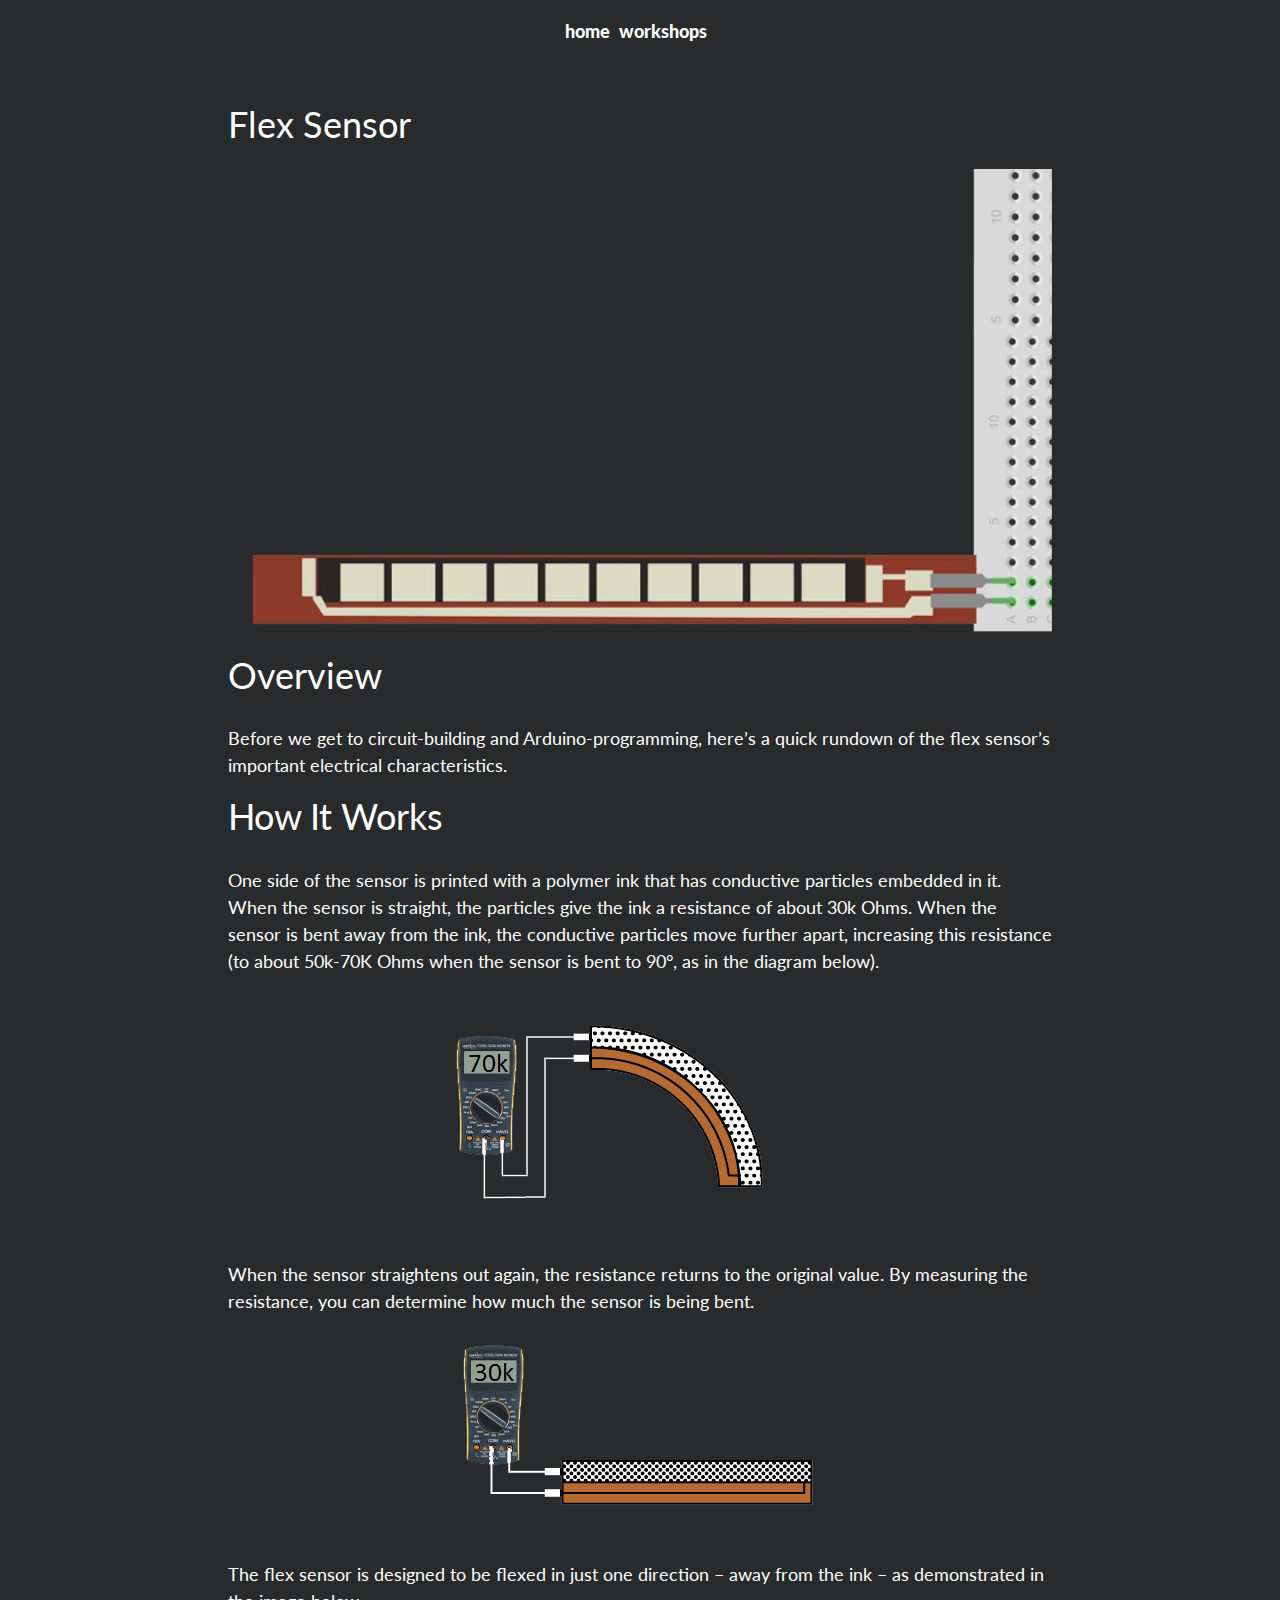
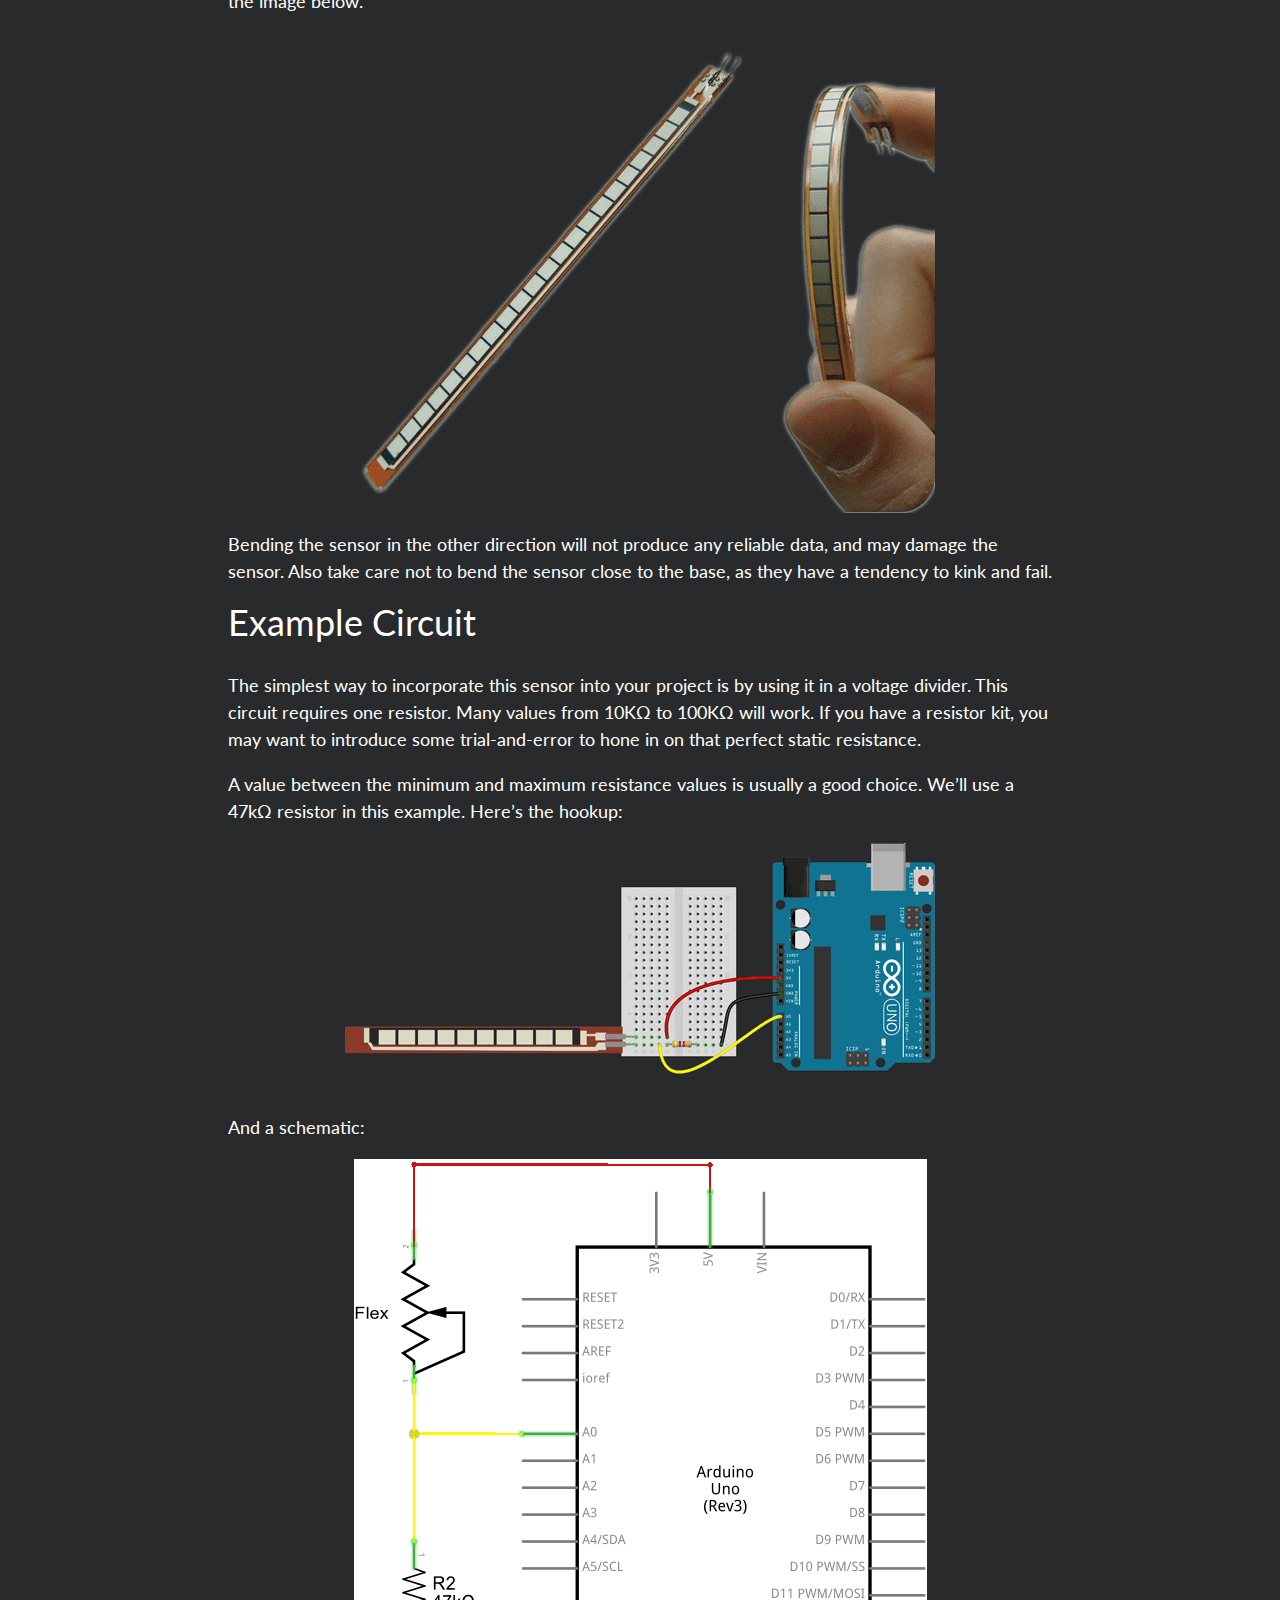
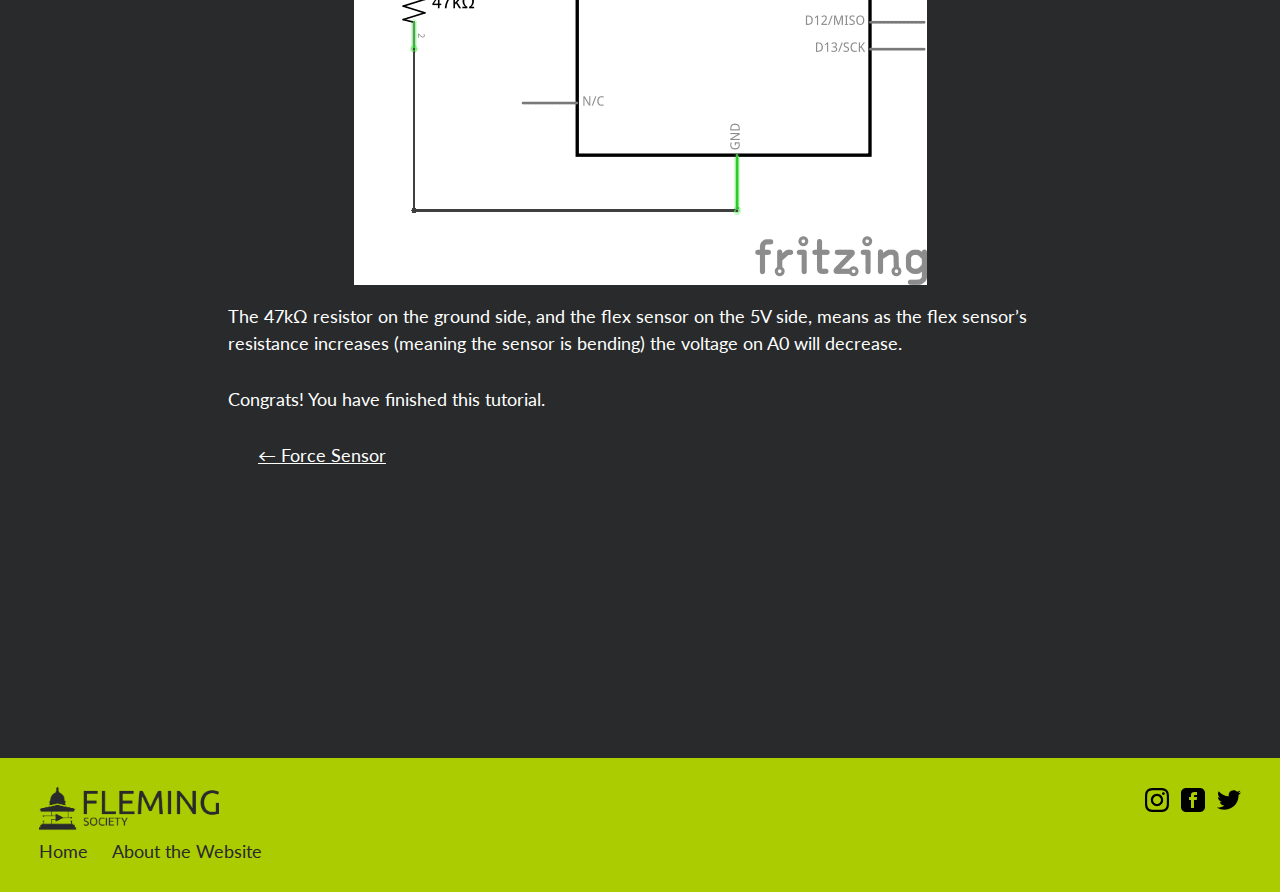
<file: flex-sensor/index.html>
<!DOCTYPE html><html lang="en"><head><meta charSet="utf-8"/><meta http-equiv="x-ua-compatible" content="ie=edge"/><meta name="viewport" content="width=device-width, initial-scale=1, shrink-to-fit=no"/><style id="typography.js">html{font-family:sans-serif;-ms-text-size-adjust:100%;-webkit-text-size-adjust:100%}body{margin:0}article,aside,details,figcaption,figure,footer,header,main,menu,nav,section,summary{display:block}audio,canvas,progress,video{display:inline-block}audio:not([controls]){display:none;height:0}progress{vertical-align:baseline}[hidden],template{display:none}a{background-color:transparent;-webkit-text-decoration-skip:objects}a:active,a:hover{outline-width:0}abbr[title]{border-bottom:none;text-decoration:underline;text-decoration:underline dotted}b,strong{font-weight:inherit;font-weight:bolder}dfn{font-style:italic}h1{font-size:2em;margin:.67em 0}mark{background-color:#ff0;color:#000}small{font-size:80%}sub,sup{font-size:75%;line-height:0;position:relative;vertical-align:baseline}sub{bottom:-.25em}sup{top:-.5em}img{border-style:none}svg:not(:root){overflow:hidden}code,kbd,pre,samp{font-family:monospace,monospace;font-size:1em}figure{margin:1em 40px}hr{box-sizing:content-box;height:0;overflow:visible}button,input,optgroup,select,textarea{font:inherit;margin:0}optgroup{font-weight:700}button,input{overflow:visible}button,select{text-transform:none}[type=reset],[type=submit],button,html [type=button]{-webkit-appearance:button}[type=button]::-moz-focus-inner,[type=reset]::-moz-focus-inner,[type=submit]::-moz-focus-inner,button::-moz-focus-inner{border-style:none;padding:0}[type=button]:-moz-focusring,[type=reset]:-moz-focusring,[type=submit]:-moz-focusring,button:-moz-focusring{outline:1px dotted ButtonText}fieldset{border:1px solid silver;margin:0 2px;padding:.35em .625em .75em}legend{box-sizing:border-box;color:inherit;display:table;max-width:100%;padding:0;white-space:normal}textarea{overflow:auto}[type=checkbox],[type=radio]{box-sizing:border-box;padding:0}[type=number]::-webkit-inner-spin-button,[type=number]::-webkit-outer-spin-button{height:auto}[type=search]{-webkit-appearance:textfield;outline-offset:-2px}[type=search]::-webkit-search-cancel-button,[type=search]::-webkit-search-decoration{-webkit-appearance:none}::-webkit-input-placeholder{color:inherit;opacity:.54}::-webkit-file-upload-button{-webkit-appearance:button;font:inherit}html{font:112.5%/1.666 'Lato',-apple-system,'BlinkMacSystemFont','Segoe UI','Roboto','Helvetica','Arial',sans-serif,'Apple Color Emoji','Segoe UI Emoji','Segoe UI Symbol';box-sizing:border-box;overflow-y:scroll;}*{box-sizing:inherit;}*:before{box-sizing:inherit;}*:after{box-sizing:inherit;}body{color:hsla(0,0%,0%,0.8);font-family:'Lato',-apple-system,'BlinkMacSystemFont','Segoe UI','Roboto','Helvetica','Arial',sans-serif,'Apple Color Emoji','Segoe UI Emoji','Segoe UI Symbol';font-weight:normal;word-wrap:break-word;font-kerning:normal;-moz-font-feature-settings:"kern", "liga", "clig", "calt";-ms-font-feature-settings:"kern", "liga", "clig", "calt";-webkit-font-feature-settings:"kern", "liga", "clig", "calt";font-feature-settings:"kern", "liga", "clig", "calt";}img{max-width:100%;margin-left:0;margin-right:0;margin-top:0;padding-bottom:0;padding-left:0;padding-right:0;padding-top:0;margin-bottom:0;}h1{margin-left:0;margin-right:0;margin-top:0;padding-bottom:0;padding-left:0;padding-right:0;padding-top:0;margin-bottom:1.666rem;color:inherit;font-family:'Lato',-apple-system,'BlinkMacSystemFont','Segoe UI','Roboto','Helvetica','Arial',sans-serif,'Apple Color Emoji','Segoe UI Emoji','Segoe UI Symbol';font-weight:400;text-rendering:optimizeLegibility;font-size:3.157rem;line-height:1.1;}h2{margin-left:0;margin-right:0;margin-top:0;padding-bottom:0;padding-left:0;padding-right:0;padding-top:0;margin-bottom:1.666rem;color:inherit;font-family:'Lato',-apple-system,'BlinkMacSystemFont','Segoe UI','Roboto','Helvetica','Arial',sans-serif,'Apple Color Emoji','Segoe UI Emoji','Segoe UI Symbol';font-weight:400;text-rendering:optimizeLegibility;font-size:1.99326rem;line-height:1.1;}h3{margin-left:0;margin-right:0;margin-top:0;padding-bottom:0;padding-left:0;padding-right:0;padding-top:0;margin-bottom:1.666rem;color:inherit;font-family:'Lato',-apple-system,'BlinkMacSystemFont','Segoe UI','Roboto','Helvetica','Arial',sans-serif,'Apple Color Emoji','Segoe UI Emoji','Segoe UI Symbol';font-weight:400;text-rendering:optimizeLegibility;font-size:1.58383rem;line-height:1.1;}h4{margin-left:0;margin-right:0;margin-top:0;padding-bottom:0;padding-left:0;padding-right:0;padding-top:0;margin-bottom:1.666rem;color:inherit;font-family:'Lato',-apple-system,'BlinkMacSystemFont','Segoe UI','Roboto','Helvetica','Arial',sans-serif,'Apple Color Emoji','Segoe UI Emoji','Segoe UI Symbol';font-weight:400;text-rendering:optimizeLegibility;font-size:1rem;line-height:1.1;}h5{margin-left:0;margin-right:0;margin-top:0;padding-bottom:0;padding-left:0;padding-right:0;padding-top:0;margin-bottom:1.666rem;color:inherit;font-family:'Lato',-apple-system,'BlinkMacSystemFont','Segoe UI','Roboto','Helvetica','Arial',sans-serif,'Apple Color Emoji','Segoe UI Emoji','Segoe UI Symbol';font-weight:400;text-rendering:optimizeLegibility;font-size:0.79459rem;line-height:1.1;}h6{margin-left:0;margin-right:0;margin-top:0;padding-bottom:0;padding-left:0;padding-right:0;padding-top:0;margin-bottom:1.666rem;color:inherit;font-family:'Lato',-apple-system,'BlinkMacSystemFont','Segoe UI','Roboto','Helvetica','Arial',sans-serif,'Apple Color Emoji','Segoe UI Emoji','Segoe UI Symbol';font-weight:400;text-rendering:optimizeLegibility;font-size:0.7083rem;line-height:1.1;}hgroup{margin-left:0;margin-right:0;margin-top:0;padding-bottom:0;padding-left:0;padding-right:0;padding-top:0;margin-bottom:1.666rem;}ul{margin-left:1.666rem;margin-right:0;margin-top:0;padding-bottom:0;padding-left:0;padding-right:0;padding-top:0;margin-bottom:1.666rem;list-style-position:outside;list-style-image:none;}ol{margin-left:1.666rem;margin-right:0;margin-top:0;padding-bottom:0;padding-left:0;padding-right:0;padding-top:0;margin-bottom:1.666rem;list-style-position:outside;list-style-image:none;}dl{margin-left:0;margin-right:0;margin-top:0;padding-bottom:0;padding-left:0;padding-right:0;padding-top:0;margin-bottom:1.666rem;}dd{margin-left:0;margin-right:0;margin-top:0;padding-bottom:0;padding-left:0;padding-right:0;padding-top:0;margin-bottom:1.666rem;}p{margin-left:0;margin-right:0;margin-top:0;padding-bottom:0;padding-left:0;padding-right:0;padding-top:0;margin-bottom:1.666rem;}figure{margin-left:0;margin-right:0;margin-top:0;padding-bottom:0;padding-left:0;padding-right:0;padding-top:0;margin-bottom:1.666rem;}pre{margin-left:0;margin-right:0;margin-top:0;padding-bottom:0;padding-left:0;padding-right:0;padding-top:0;margin-bottom:1.666rem;font-size:0.85rem;line-height:1.666rem;}table{margin-left:0;margin-right:0;margin-top:0;padding-bottom:0;padding-left:0;padding-right:0;padding-top:0;margin-bottom:1.666rem;font-size:1rem;line-height:1.666rem;border-collapse:collapse;width:100%;}fieldset{margin-left:0;margin-right:0;margin-top:0;padding-bottom:0;padding-left:0;padding-right:0;padding-top:0;margin-bottom:1.666rem;}blockquote{margin-left:1.666rem;margin-right:1.666rem;margin-top:0;padding-bottom:0;padding-left:0;padding-right:0;padding-top:0;margin-bottom:1.666rem;}form{margin-left:0;margin-right:0;margin-top:0;padding-bottom:0;padding-left:0;padding-right:0;padding-top:0;margin-bottom:1.666rem;}noscript{margin-left:0;margin-right:0;margin-top:0;padding-bottom:0;padding-left:0;padding-right:0;padding-top:0;margin-bottom:1.666rem;}iframe{margin-left:0;margin-right:0;margin-top:0;padding-bottom:0;padding-left:0;padding-right:0;padding-top:0;margin-bottom:1.666rem;}hr{margin-left:0;margin-right:0;margin-top:0;padding-bottom:0;padding-left:0;padding-right:0;padding-top:0;margin-bottom:calc(1.666rem - 1px);background:hsla(0,0%,0%,0.2);border:none;height:1px;}address{margin-left:0;margin-right:0;margin-top:0;padding-bottom:0;padding-left:0;padding-right:0;padding-top:0;margin-bottom:1.666rem;}b{font-weight:bold;}strong{font-weight:bold;}dt{font-weight:bold;}th{font-weight:bold;}li{margin-bottom:calc(1.666rem / 2);}ol li{padding-left:0;}ul li{padding-left:0;}li > ol{margin-left:1.666rem;margin-bottom:calc(1.666rem / 2);margin-top:calc(1.666rem / 2);}li > ul{margin-left:1.666rem;margin-bottom:calc(1.666rem / 2);margin-top:calc(1.666rem / 2);}blockquote *:last-child{margin-bottom:0;}li *:last-child{margin-bottom:0;}p *:last-child{margin-bottom:0;}li > p{margin-bottom:calc(1.666rem / 2);}code{font-size:0.85rem;line-height:1.666rem;}kbd{font-size:0.85rem;line-height:1.666rem;}samp{font-size:0.85rem;line-height:1.666rem;}abbr{border-bottom:1px dotted hsla(0,0%,0%,0.5);cursor:help;}acronym{border-bottom:1px dotted hsla(0,0%,0%,0.5);cursor:help;}abbr[title]{border-bottom:1px dotted hsla(0,0%,0%,0.5);cursor:help;text-decoration:none;}thead{text-align:left;}td,th{text-align:left;border-bottom:1px solid hsla(0,0%,0%,0.12);font-feature-settings:"tnum";-moz-font-feature-settings:"tnum";-ms-font-feature-settings:"tnum";-webkit-font-feature-settings:"tnum";padding-left:1.11067rem;padding-right:1.11067rem;padding-top:0.833rem;padding-bottom:calc(0.833rem - 1px);}th:first-child,td:first-child{padding-left:0;}th:last-child,td:last-child{padding-right:0;}</style><style data-href="/styles.bfc7fb55f547c01f3716.css">@import url(https://fonts.googleapis.com/css?family=Ubuntu&display=swap);@import url(https://fonts.googleapis.com/css?family=Lato&display=swap);.header-module--siteHeader--1O22-{margin:1rem auto;font-weight:900}.header-module--siteHeader--1O22->nav ul{text-align:center;list-style-type:none;margin:0;padding:0}.header-module--siteHeader--1O22->nav ul li{display:inline;margin-right:.5rem;font-family:Lato,sans-serif}.header-module--siteHeader--1O22->nav ul li:hover{border-bottom:2px solid var(--mdc-theme-primary)}.header-module--siteHeader--1O22->nav ul li a{text-decoration:none}.header-module--activeLink--1M5V6{border-bottom:2px solid var(--mdc-theme-primary)}.footer-module--siteFooter--1akTA{position:absolute;bottom:0;display:flex;flex-direction:column;justify-content:space-between;width:100%;padding:1.5rem;background-color:var(--mdc-theme-primary);color:var(--mdc-theme-on-primary)}.footer-module--footerNav--TcMbw{display:block}.footer-module--footerNav--TcMbw ul{list-style-type:none;margin:0;padding:0}.footer-module--footerLogo--iA_g7{margin:12px 0}.footer-module--footerNav--TcMbw ul li{display:block;margin:12px 0}.footer-module--footerNav2--1xjPK{display:block;text-align:left}.footer-module--footerNav2--1xjPK a{margin-right:12px}.footer-module--footerIcon--1eULs{vertical-align:middle;stroke:#282a2b}@media screen and (min-width:650px){.footer-module--siteFooter--1akTA{flex-direction:row}.footer-module--footerNav--TcMbw ul li{display:inline;margin:0 12px}.footer-module--footerLogo--iA_g7{margin:0 12px}.footer-module--footerNav2--1xjPK{text-align:right}}.centeredLayout-module--siteContainer--1MBQp{min-height:100vh;overflow:hidden;display:block;position:relative;padding-bottom:360px}.centeredLayout-module--siteMain--OpQAX{min-height:100%;margin:0 auto;max-width:860px;padding:1rem}.blogPost-module--blogPostContent--BAfg9 a{text-decoration:underline!important}.layout-module--siteContainer--16IDw{min-height:100vh;overflow:hidden;display:block;position:relative;padding-bottom:360px}.layout-module--siteMain--1ad9e{min-height:100%;margin:0 auto}

/*! normalize.css v8.0.1 | MIT License | github.com/necolas/normalize.css */html{line-height:1.15;-webkit-text-size-adjust:100%}body{margin:0}main{display:block}h1{font-size:2em;margin:.67em 0}hr{box-sizing:content-box;height:0;overflow:visible}pre{font-family:monospace,monospace;font-size:1em}a{background-color:transparent}abbr[title]{border-bottom:none;text-decoration:underline;-webkit-text-decoration:underline dotted;text-decoration:underline dotted}b,strong{font-weight:bolder}code,kbd,samp{font-family:monospace,monospace;font-size:1em}small{font-size:80%}sub,sup{font-size:75%;line-height:0;position:relative;vertical-align:baseline}sub{bottom:-.25em}sup{top:-.5em}img{border-style:none}button,input,optgroup,select,textarea{font-family:inherit;font-size:100%;line-height:1.15;margin:0}button,input{overflow:visible}button,select{text-transform:none}[type=button],[type=reset],[type=submit],button{-webkit-appearance:button}[type=button]::-moz-focus-inner,[type=reset]::-moz-focus-inner,[type=submit]::-moz-focus-inner,button::-moz-focus-inner{border-style:none;padding:0}[type=button]:-moz-focusring,[type=reset]:-moz-focusring,[type=submit]:-moz-focusring,button:-moz-focusring{outline:1px dotted ButtonText}fieldset{padding:.35em .75em .625em}legend{box-sizing:border-box;color:inherit;display:table;max-width:100%;padding:0;white-space:normal}progress{vertical-align:baseline}textarea{overflow:auto}[type=checkbox],[type=radio]{box-sizing:border-box;padding:0}[type=number]::-webkit-inner-spin-button,[type=number]::-webkit-outer-spin-button{height:auto}[type=search]{-webkit-appearance:textfield;outline-offset:-2px}[type=search]::-webkit-search-decoration{-webkit-appearance:none}::-webkit-file-upload-button{-webkit-appearance:button;font:inherit}details{display:block}summary{display:list-item}[hidden],template{display:none}:root{--mdc-theme-primary:#abcc00;--mdc-theme-on-primary:#282a2b;--mdc-theme-secondary:#fff;--mdc-theme-on-secondary:#282a2b;--mdc-theme-surface:#3a3e42;--mdc-theme-background:#282a2b;--mdc-theme-on-background:#fff}@font-face{font-family:Material Icons;font-style:normal;font-weight:400;src:local("Material Icons Regular"),local("MaterialIcons-Regular"),url(https://fonts.gstatic.com/s/materialicons/v47/flUhRq6tzZclQEJ-Vdg-IuiaDsNc.woff2) format("woff2");font-display:swap}.material-icons{font-family:Material Icons;font-weight:400;font-style:normal;font-size:24px;line-height:1;letter-spacing:normal;text-transform:none;display:inline-block;white-space:nowrap;word-wrap:normal;direction:ltr;-webkit-font-feature-settings:"liga";-webkit-font-smoothing:antialiased}.anoun-title{font-family:Playfair Display,serif;font-weight:900;color:var(--mdc-theme-primary)}.fleming-title{font-family:Ubuntu,sans-serif;font-style:normal;font-weight:700}@-webkit-keyframes mdc-ripple-fg-radius-in{0%{-webkit-animation-timing-function:cubic-bezier(.4,0,.2,1);animation-timing-function:cubic-bezier(.4,0,.2,1);-webkit-transform:translate(var(--mdc-ripple-fg-translate-start,0)) scale(1);transform:translate(var(--mdc-ripple-fg-translate-start,0)) scale(1)}to{-webkit-transform:translate(var(--mdc-ripple-fg-translate-end,0)) scale(var(--mdc-ripple-fg-scale,1));transform:translate(var(--mdc-ripple-fg-translate-end,0)) scale(var(--mdc-ripple-fg-scale,1))}}@keyframes mdc-ripple-fg-radius-in{0%{-webkit-animation-timing-function:cubic-bezier(.4,0,.2,1);animation-timing-function:cubic-bezier(.4,0,.2,1);-webkit-transform:translate(var(--mdc-ripple-fg-translate-start,0)) scale(1);transform:translate(var(--mdc-ripple-fg-translate-start,0)) scale(1)}to{-webkit-transform:translate(var(--mdc-ripple-fg-translate-end,0)) scale(var(--mdc-ripple-fg-scale,1));transform:translate(var(--mdc-ripple-fg-translate-end,0)) scale(var(--mdc-ripple-fg-scale,1))}}@-webkit-keyframes mdc-ripple-fg-opacity-in{0%{-webkit-animation-timing-function:linear;animation-timing-function:linear;opacity:0}to{opacity:var(--mdc-ripple-fg-opacity,0)}}@keyframes mdc-ripple-fg-opacity-in{0%{-webkit-animation-timing-function:linear;animation-timing-function:linear;opacity:0}to{opacity:var(--mdc-ripple-fg-opacity,0)}}@-webkit-keyframes mdc-ripple-fg-opacity-out{0%{-webkit-animation-timing-function:linear;animation-timing-function:linear;opacity:var(--mdc-ripple-fg-opacity,0)}to{opacity:0}}@keyframes mdc-ripple-fg-opacity-out{0%{-webkit-animation-timing-function:linear;animation-timing-function:linear;opacity:var(--mdc-ripple-fg-opacity,0)}to{opacity:0}}.mdc-ripple-surface--test-edge-var-bug{--mdc-ripple-surface-test-edge-var:1px solid #000;visibility:hidden}.mdc-ripple-surface--test-edge-var-bug:before{border:var(--mdc-ripple-surface-test-edge-var)}.material-icons--ripple-surface{--mdc-ripple-fg-size:0;--mdc-ripple-left:0;--mdc-ripple-top:0;--mdc-ripple-fg-scale:1;--mdc-ripple-fg-translate-end:0;--mdc-ripple-fg-translate-start:0;-webkit-tap-highlight-color:rgba(0,0,0,0);will-change:transform,opacity}.material-icons--ripple-surface:after,.material-icons--ripple-surface:before{position:absolute;border-radius:50%;opacity:0;pointer-events:none;content:""}.material-icons--ripple-surface:before{-webkit-transition:opacity 15ms linear,background-color 15ms linear;transition:opacity 15ms linear,background-color 15ms linear;z-index:1}.material-icons--ripple-surface.mdc-ripple-upgraded:before{-webkit-transform:scale(var(--mdc-ripple-fg-scale,1));transform:scale(var(--mdc-ripple-fg-scale,1))}.material-icons--ripple-surface.mdc-ripple-upgraded:after{top:0;left:0;-webkit-transform:scale(0);transform:scale(0);-webkit-transform-origin:center center;transform-origin:center center}.material-icons--ripple-surface.mdc-ripple-upgraded--unbounded:after{top:var(--mdc-ripple-top,0);left:var(--mdc-ripple-left,0)}.material-icons--ripple-surface.mdc-ripple-upgraded--foreground-activation:after{-webkit-animation:mdc-ripple-fg-radius-in 225ms forwards,mdc-ripple-fg-opacity-in 75ms forwards;animation:mdc-ripple-fg-radius-in 225ms forwards,mdc-ripple-fg-opacity-in 75ms forwards}.material-icons--ripple-surface.mdc-ripple-upgraded--foreground-deactivation:after{-webkit-animation:mdc-ripple-fg-opacity-out .15s;animation:mdc-ripple-fg-opacity-out .15s;-webkit-transform:translate(var(--mdc-ripple-fg-translate-end,0)) scale(var(--mdc-ripple-fg-scale,1));transform:translate(var(--mdc-ripple-fg-translate-end,0)) scale(var(--mdc-ripple-fg-scale,1))}.material-icons--ripple-surface:after,.material-icons--ripple-surface:before{top:-50%;left:-50%;width:200%;height:200%}.material-icons--ripple-surface.mdc-ripple-upgraded:after{width:var(--mdc-ripple-fg-size,100%);height:var(--mdc-ripple-fg-size,100%)}.material-icons--ripple-surface:after,.material-icons--ripple-surface:before{background-color:#000}.material-icons--ripple-surface:hover:before{opacity:.04}.material-icons--ripple-surface.mdc-ripple-upgraded--background-focused:before,.material-icons--ripple-surface:not(.mdc-ripple-upgraded):focus:before{-webkit-transition-duration:75ms;transition-duration:75ms;opacity:.12}.material-icons--ripple-surface:not(.mdc-ripple-upgraded):after{-webkit-transition:opacity .15s linear;transition:opacity .15s linear}.material-icons--ripple-surface:not(.mdc-ripple-upgraded):active:after{-webkit-transition-duration:75ms;transition-duration:75ms;opacity:.12}.material-icons--ripple-surface.mdc-ripple-upgraded{--mdc-ripple-fg-opacity:0.12}.mdc-card{border-radius:4px;background-color:#fff;background-color:var(--mdc-theme-surface,#fff);display:flex;flex-direction:column;box-sizing:border-box}.mdc-card--outlined{box-shadow:0 0 0 0 rgba(0,0,0,.2),0 0 0 0 rgba(0,0,0,.14),0 0 0 0 rgba(0,0,0,.12);border:1px solid #e0e0e0}.mdc-card__media{position:relative;box-sizing:border-box;background-repeat:no-repeat;background-position:50%;background-size:cover}.mdc-card__media:before{display:block;content:""}.mdc-card__media:first-child{border-top-left-radius:inherit;border-top-right-radius:inherit}.mdc-card__media:last-child{border-bottom-left-radius:inherit;border-bottom-right-radius:inherit}.mdc-card__media--square:before{margin-top:100%}.mdc-card__media--16-9:before{margin-top:56.25%}.mdc-card__media-content{position:absolute;top:0;right:0;bottom:0;left:0;box-sizing:border-box}.mdc-card__primary-action{display:flex;flex-direction:column;box-sizing:border-box;position:relative;outline:none;color:inherit;text-decoration:none;cursor:pointer;overflow:hidden}.mdc-card__primary-action:first-child{border-top-left-radius:inherit;border-top-right-radius:inherit}.mdc-card__primary-action:last-child{border-bottom-left-radius:inherit;border-bottom-right-radius:inherit}.mdc-card__actions{display:flex;flex-direction:row;align-items:center;box-sizing:border-box;min-height:52px;padding:8px}.mdc-card__actions--full-bleed{padding:0}.mdc-card__action-buttons,.mdc-card__action-icons{display:flex;flex-direction:row;align-items:center;box-sizing:border-box}.mdc-card__action-icons{color:rgba(0,0,0,.6);flex-grow:1;justify-content:flex-end}.mdc-card__action-buttons+.mdc-card__action-icons{margin-left:16px;margin-right:0}.mdc-card__action-buttons+.mdc-card__action-icons[dir=rtl],[dir=rtl] .mdc-card__action-buttons+.mdc-card__action-icons{margin-left:0;margin-right:16px}.mdc-card__action{display:inline-flex;flex-direction:row;align-items:center;box-sizing:border-box;justify-content:center;cursor:pointer;-webkit-user-select:none;-moz-user-select:none;-ms-user-select:none;user-select:none}.mdc-card__action:focus{outline:none}.mdc-card__action--button{margin-left:0;margin-right:8px;padding:0 8px}.mdc-card__action--button[dir=rtl],[dir=rtl] .mdc-card__action--button{margin-left:8px;margin-right:0}.mdc-card__action--button:last-child,.mdc-card__action--button:last-child[dir=rtl],[dir=rtl] .mdc-card__action--button:last-child{margin-left:0;margin-right:0}.mdc-card__actions--full-bleed .mdc-card__action--button{justify-content:space-between;width:100%;height:auto;max-height:none;margin:0;padding:8px 16px;text-align:left}.mdc-card__actions--full-bleed .mdc-card__action--button[dir=rtl],[dir=rtl] .mdc-card__actions--full-bleed .mdc-card__action--button{text-align:right}.mdc-card__action--icon{margin:-6px 0;padding:12px}.mdc-card__action--icon:not(:disabled){color:rgba(0,0,0,.6)}.mdc-card__primary-action{--mdc-ripple-fg-size:0;--mdc-ripple-left:0;--mdc-ripple-top:0;--mdc-ripple-fg-scale:1;--mdc-ripple-fg-translate-end:0;--mdc-ripple-fg-translate-start:0;-webkit-tap-highlight-color:rgba(0,0,0,0);will-change:transform,opacity}.mdc-card__primary-action:after,.mdc-card__primary-action:before{position:absolute;border-radius:50%;opacity:0;pointer-events:none;content:""}.mdc-card__primary-action:before{-webkit-transition:opacity 15ms linear,background-color 15ms linear;transition:opacity 15ms linear,background-color 15ms linear;z-index:1}.mdc-card__primary-action.mdc-ripple-upgraded:before{-webkit-transform:scale(var(--mdc-ripple-fg-scale,1));transform:scale(var(--mdc-ripple-fg-scale,1))}.mdc-card__primary-action.mdc-ripple-upgraded:after{top:0;left:0;-webkit-transform:scale(0);transform:scale(0);-webkit-transform-origin:center center;transform-origin:center center}.mdc-card__primary-action.mdc-ripple-upgraded--unbounded:after{top:var(--mdc-ripple-top,0);left:var(--mdc-ripple-left,0)}.mdc-card__primary-action.mdc-ripple-upgraded--foreground-activation:after{-webkit-animation:mdc-ripple-fg-radius-in 225ms forwards,mdc-ripple-fg-opacity-in 75ms forwards;animation:mdc-ripple-fg-radius-in 225ms forwards,mdc-ripple-fg-opacity-in 75ms forwards}.mdc-card__primary-action.mdc-ripple-upgraded--foreground-deactivation:after{-webkit-animation:mdc-ripple-fg-opacity-out .15s;animation:mdc-ripple-fg-opacity-out .15s;-webkit-transform:translate(var(--mdc-ripple-fg-translate-end,0)) scale(var(--mdc-ripple-fg-scale,1));transform:translate(var(--mdc-ripple-fg-translate-end,0)) scale(var(--mdc-ripple-fg-scale,1))}.mdc-card__primary-action:after,.mdc-card__primary-action:before{top:-50%;left:-50%;width:200%;height:200%}.mdc-card__primary-action.mdc-ripple-upgraded:after{width:var(--mdc-ripple-fg-size,100%);height:var(--mdc-ripple-fg-size,100%)}.mdc-card__primary-action:after,.mdc-card__primary-action:before{background-color:#000}.mdc-card__primary-action:hover:before{opacity:.04}.mdc-card__primary-action.mdc-ripple-upgraded--background-focused:before,.mdc-card__primary-action:not(.mdc-ripple-upgraded):focus:before{-webkit-transition-duration:75ms;transition-duration:75ms;opacity:.12}.mdc-card__primary-action:not(.mdc-ripple-upgraded):after{-webkit-transition:opacity .15s linear;transition:opacity .15s linear}.mdc-card__primary-action:not(.mdc-ripple-upgraded):active:after{-webkit-transition-duration:75ms;transition-duration:75ms;opacity:.12}.mdc-card__primary-action.mdc-ripple-upgraded{--mdc-ripple-fg-opacity:0.12}.mdc-button{font-family:Roboto,sans-serif;-moz-osx-font-smoothing:grayscale;-webkit-font-smoothing:antialiased;font-size:.875rem;line-height:2.25rem;font-weight:500;letter-spacing:.08929em;text-decoration:none;text-transform:uppercase;padding:0 8px;display:inline-flex;position:relative;align-items:center;justify-content:center;box-sizing:border-box;min-width:64px;height:36px;border:none;outline:none;line-height:inherit;-webkit-user-select:none;-moz-user-select:none;-ms-user-select:none;user-select:none;-webkit-appearance:none;overflow:hidden;vertical-align:middle;border-radius:4px}.mdc-button::-moz-focus-inner{padding:0;border:0}.mdc-button:active{outline:none}.mdc-button:hover{cursor:pointer}.mdc-button:disabled{background-color:transparent;color:rgba(0,0,0,.37);cursor:default;pointer-events:none}.mdc-button.mdc-button--dense{border-radius:4px}.mdc-button:not(:disabled){background-color:transparent}.mdc-button .mdc-button__icon{margin-left:0;margin-right:8px;display:inline-block;width:18px;height:18px;font-size:18px;vertical-align:top}.mdc-button .mdc-button__icon[dir=rtl],[dir=rtl] .mdc-button .mdc-button__icon{margin-left:8px;margin-right:0}.mdc-button:not(:disabled){color:#6200ee;color:var(--mdc-theme-primary,#6200ee)}.mdc-button__label+.mdc-button__icon{margin-left:8px;margin-right:0}.mdc-button__label+.mdc-button__icon[dir=rtl],[dir=rtl] .mdc-button__label+.mdc-button__icon{margin-left:0;margin-right:8px}svg.mdc-button__icon{fill:currentColor}.mdc-button--outlined .mdc-button__icon,.mdc-button--raised .mdc-button__icon,.mdc-button--unelevated .mdc-button__icon{margin-left:-4px;margin-right:8px}.mdc-button--outlined .mdc-button__icon[dir=rtl],.mdc-button--outlined .mdc-button__label+.mdc-button__icon,.mdc-button--raised .mdc-button__icon[dir=rtl],.mdc-button--raised .mdc-button__label+.mdc-button__icon,.mdc-button--unelevated .mdc-button__icon[dir=rtl],.mdc-button--unelevated .mdc-button__label+.mdc-button__icon,[dir=rtl] .mdc-button--outlined .mdc-button__icon,[dir=rtl] .mdc-button--raised .mdc-button__icon,[dir=rtl] .mdc-button--unelevated .mdc-button__icon{margin-left:8px;margin-right:-4px}.mdc-button--outlined .mdc-button__label+.mdc-button__icon[dir=rtl],.mdc-button--raised .mdc-button__label+.mdc-button__icon[dir=rtl],.mdc-button--unelevated .mdc-button__label+.mdc-button__icon[dir=rtl],[dir=rtl] .mdc-button--outlined .mdc-button__label+.mdc-button__icon,[dir=rtl] .mdc-button--raised .mdc-button__label+.mdc-button__icon,[dir=rtl] .mdc-button--unelevated .mdc-button__label+.mdc-button__icon{margin-left:-4px;margin-right:8px}.mdc-button--raised,.mdc-button--unelevated{padding:0 16px}.mdc-button--raised:disabled,.mdc-button--unelevated:disabled{background-color:rgba(0,0,0,.12);color:rgba(0,0,0,.37)}.mdc-button--raised:not(:disabled),.mdc-button--unelevated:not(:disabled){background-color:#6200ee}@supports not (-ms-ime-align:auto){.mdc-button--raised:not(:disabled),.mdc-button--unelevated:not(:disabled){background-color:var(--mdc-theme-primary,#6200ee)}}.mdc-button--raised:not(:disabled),.mdc-button--unelevated:not(:disabled){color:#fff;color:var(--mdc-theme-on-primary,#fff)}.mdc-button--raised{box-shadow:0 3px 1px -2px rgba(0,0,0,.2),0 2px 2px 0 rgba(0,0,0,.14),0 1px 5px 0 rgba(0,0,0,.12);-webkit-transition:box-shadow .28s cubic-bezier(.4,0,.2,1);transition:box-shadow .28s cubic-bezier(.4,0,.2,1)}.mdc-button--raised:focus,.mdc-button--raised:hover{box-shadow:0 2px 4px -1px rgba(0,0,0,.2),0 4px 5px 0 rgba(0,0,0,.14),0 1px 10px 0 rgba(0,0,0,.12)}.mdc-button--raised:active{box-shadow:0 5px 5px -3px rgba(0,0,0,.2),0 8px 10px 1px rgba(0,0,0,.14),0 3px 14px 2px rgba(0,0,0,.12)}.mdc-button--raised:disabled{box-shadow:0 0 0 0 rgba(0,0,0,.2),0 0 0 0 rgba(0,0,0,.14),0 0 0 0 rgba(0,0,0,.12)}.mdc-button--outlined{border-style:solid;padding:0 14px;border-width:2px}.mdc-button--outlined:disabled{border-color:rgba(0,0,0,.37)}.mdc-button--outlined:not(:disabled){border-color:#6200ee;border-color:var(--mdc-theme-primary,#6200ee)}.mdc-button--dense{height:32px;font-size:.8125rem}.mdc-button{--mdc-ripple-fg-size:0;--mdc-ripple-left:0;--mdc-ripple-top:0;--mdc-ripple-fg-scale:1;--mdc-ripple-fg-translate-end:0;--mdc-ripple-fg-translate-start:0;-webkit-tap-highlight-color:rgba(0,0,0,0);will-change:transform,opacity}.mdc-button:after,.mdc-button:before{position:absolute;border-radius:50%;opacity:0;pointer-events:none;content:""}.mdc-button:before{-webkit-transition:opacity 15ms linear,background-color 15ms linear;transition:opacity 15ms linear,background-color 15ms linear;z-index:1}.mdc-button.mdc-ripple-upgraded:before{-webkit-transform:scale(var(--mdc-ripple-fg-scale,1));transform:scale(var(--mdc-ripple-fg-scale,1))}.mdc-button.mdc-ripple-upgraded:after{top:0;left:0;-webkit-transform:scale(0);transform:scale(0);-webkit-transform-origin:center center;transform-origin:center center}.mdc-button.mdc-ripple-upgraded--unbounded:after{top:var(--mdc-ripple-top,0);left:var(--mdc-ripple-left,0)}.mdc-button.mdc-ripple-upgraded--foreground-activation:after{-webkit-animation:mdc-ripple-fg-radius-in 225ms forwards,mdc-ripple-fg-opacity-in 75ms forwards;animation:mdc-ripple-fg-radius-in 225ms forwards,mdc-ripple-fg-opacity-in 75ms forwards}.mdc-button.mdc-ripple-upgraded--foreground-deactivation:after{-webkit-animation:mdc-ripple-fg-opacity-out .15s;animation:mdc-ripple-fg-opacity-out .15s;-webkit-transform:translate(var(--mdc-ripple-fg-translate-end,0)) scale(var(--mdc-ripple-fg-scale,1));transform:translate(var(--mdc-ripple-fg-translate-end,0)) scale(var(--mdc-ripple-fg-scale,1))}.mdc-button:after,.mdc-button:before{top:-50%;left:-50%;width:200%;height:200%}.mdc-button.mdc-ripple-upgraded:after{width:var(--mdc-ripple-fg-size,100%);height:var(--mdc-ripple-fg-size,100%)}.mdc-button:after,.mdc-button:before{background-color:#6200ee}@supports not (-ms-ime-align:auto){.mdc-button:after,.mdc-button:before{background-color:var(--mdc-theme-primary,#6200ee)}}.mdc-button:hover:before{opacity:.04}.mdc-button.mdc-ripple-upgraded--background-focused:before,.mdc-button:not(.mdc-ripple-upgraded):focus:before{-webkit-transition-duration:75ms;transition-duration:75ms;opacity:.12}.mdc-button:not(.mdc-ripple-upgraded):after{-webkit-transition:opacity .15s linear;transition:opacity .15s linear}.mdc-button:not(.mdc-ripple-upgraded):active:after{-webkit-transition-duration:75ms;transition-duration:75ms;opacity:.12}.mdc-button.mdc-ripple-upgraded{--mdc-ripple-fg-opacity:0.12}.mdc-button--raised:after,.mdc-button--raised:before,.mdc-button--unelevated:after,.mdc-button--unelevated:before{background-color:#fff}@supports not (-ms-ime-align:auto){.mdc-button--raised:after,.mdc-button--raised:before,.mdc-button--unelevated:after,.mdc-button--unelevated:before{background-color:var(--mdc-theme-on-primary,#fff)}}.mdc-button--raised:hover:before,.mdc-button--unelevated:hover:before{opacity:.08}.mdc-button--raised.mdc-ripple-upgraded--background-focused:before,.mdc-button--raised:not(.mdc-ripple-upgraded):focus:before,.mdc-button--unelevated.mdc-ripple-upgraded--background-focused:before,.mdc-button--unelevated:not(.mdc-ripple-upgraded):focus:before{-webkit-transition-duration:75ms;transition-duration:75ms;opacity:.24}.mdc-button--raised:not(.mdc-ripple-upgraded):after,.mdc-button--unelevated:not(.mdc-ripple-upgraded):after{-webkit-transition:opacity .15s linear;transition:opacity .15s linear}.mdc-button--raised:not(.mdc-ripple-upgraded):active:after,.mdc-button--unelevated:not(.mdc-ripple-upgraded):active:after{-webkit-transition-duration:75ms;transition-duration:75ms;opacity:.24}.mdc-button--raised.mdc-ripple-upgraded,.mdc-button--unelevated.mdc-ripple-upgraded{--mdc-ripple-fg-opacity:0.24}.mdc-floating-label{font-family:Roboto,sans-serif;-moz-osx-font-smoothing:grayscale;-webkit-font-smoothing:antialiased;font-size:1rem;line-height:1.75rem;font-weight:400;letter-spacing:.00937em;text-decoration:inherit;text-transform:inherit;position:absolute;left:0;-webkit-transform-origin:left top;transform-origin:left top;-webkit-transition:color .15s cubic-bezier(.4,0,.2,1),-webkit-transform .15s cubic-bezier(.4,0,.2,1);transition:color .15s cubic-bezier(.4,0,.2,1),-webkit-transform .15s cubic-bezier(.4,0,.2,1);transition:transform .15s cubic-bezier(.4,0,.2,1),color .15s cubic-bezier(.4,0,.2,1);transition:transform .15s cubic-bezier(.4,0,.2,1),color .15s cubic-bezier(.4,0,.2,1),-webkit-transform .15s cubic-bezier(.4,0,.2,1);line-height:1.15rem;text-align:left;text-overflow:ellipsis;white-space:nowrap;cursor:text;overflow:hidden;will-change:transform}.mdc-floating-label[dir=rtl],[dir=rtl] .mdc-floating-label{right:0;left:auto;-webkit-transform-origin:right top;transform-origin:right top;text-align:right}.mdc-floating-label--float-above{cursor:auto;-webkit-transform:translateY(-50%) scale(.75);transform:translateY(-50%) scale(.75)}.mdc-floating-label--shake{-webkit-animation:mdc-floating-label-shake-float-above-standard .25s 1;animation:mdc-floating-label-shake-float-above-standard .25s 1}@-webkit-keyframes mdc-floating-label-shake-float-above-standard{0%{-webkit-transform:translateX(0) translateY(-50%) scale(.75);transform:translateX(0) translateY(-50%) scale(.75)}33%{-webkit-animation-timing-function:cubic-bezier(.5,0,.70173,.49582);animation-timing-function:cubic-bezier(.5,0,.70173,.49582);-webkit-transform:translateX(4%) translateY(-50%) scale(.75);transform:translateX(4%) translateY(-50%) scale(.75)}66%{-webkit-animation-timing-function:cubic-bezier(.30244,.38135,.55,.95635);animation-timing-function:cubic-bezier(.30244,.38135,.55,.95635);-webkit-transform:translateX(-4%) translateY(-50%) scale(.75);transform:translateX(-4%) translateY(-50%) scale(.75)}to{-webkit-transform:translateX(0) translateY(-50%) scale(.75);transform:translateX(0) translateY(-50%) scale(.75)}}@keyframes mdc-floating-label-shake-float-above-standard{0%{-webkit-transform:translateX(0) translateY(-50%) scale(.75);transform:translateX(0) translateY(-50%) scale(.75)}33%{-webkit-animation-timing-function:cubic-bezier(.5,0,.70173,.49582);animation-timing-function:cubic-bezier(.5,0,.70173,.49582);-webkit-transform:translateX(4%) translateY(-50%) scale(.75);transform:translateX(4%) translateY(-50%) scale(.75)}66%{-webkit-animation-timing-function:cubic-bezier(.30244,.38135,.55,.95635);animation-timing-function:cubic-bezier(.30244,.38135,.55,.95635);-webkit-transform:translateX(-4%) translateY(-50%) scale(.75);transform:translateX(-4%) translateY(-50%) scale(.75)}to{-webkit-transform:translateX(0) translateY(-50%) scale(.75);transform:translateX(0) translateY(-50%) scale(.75)}}.mdc-line-ripple{position:absolute;bottom:0;left:0;width:100%;height:2px;-webkit-transform:scaleX(0);transform:scaleX(0);-webkit-transition:opacity .18s cubic-bezier(.4,0,.2,1),-webkit-transform .18s cubic-bezier(.4,0,.2,1);transition:opacity .18s cubic-bezier(.4,0,.2,1),-webkit-transform .18s cubic-bezier(.4,0,.2,1);transition:transform .18s cubic-bezier(.4,0,.2,1),opacity .18s cubic-bezier(.4,0,.2,1);transition:transform .18s cubic-bezier(.4,0,.2,1),opacity .18s cubic-bezier(.4,0,.2,1),-webkit-transform .18s cubic-bezier(.4,0,.2,1);opacity:0;z-index:2}.mdc-line-ripple--active{-webkit-transform:scaleX(1);transform:scaleX(1);opacity:1}.mdc-line-ripple--deactivating{opacity:0}.mdc-notched-outline{display:flex;position:absolute;right:0;left:0;box-sizing:border-box;width:100%;max-width:100%;height:100%;text-align:left;pointer-events:none}.mdc-notched-outline[dir=rtl],[dir=rtl] .mdc-notched-outline{text-align:right}.mdc-notched-outline__leading,.mdc-notched-outline__notch,.mdc-notched-outline__trailing{box-sizing:border-box;height:100%;-webkit-transition:border .15s cubic-bezier(.4,0,.2,1);transition:border .15s cubic-bezier(.4,0,.2,1);border-top:1px solid;border-bottom:1px solid;pointer-events:none}.mdc-notched-outline__leading{border-left:1px solid;border-right:none;width:12px}.mdc-notched-outline__leading[dir=rtl],.mdc-notched-outline__trailing,[dir=rtl] .mdc-notched-outline__leading{border-left:none;border-right:1px solid}.mdc-notched-outline__trailing{flex-grow:1}.mdc-notched-outline__trailing[dir=rtl],[dir=rtl] .mdc-notched-outline__trailing{border-left:1px solid;border-right:none}.mdc-notched-outline__notch{flex:0 0 auto;width:auto;max-width:calc(100% - 24px)}.mdc-notched-outline .mdc-floating-label{display:inline-block;position:relative;top:17px;bottom:auto;max-width:100%}.mdc-notched-outline .mdc-floating-label--float-above{text-overflow:clip}.mdc-notched-outline--upgraded .mdc-floating-label--float-above{max-width:133.33333%}.mdc-notched-outline--notched .mdc-notched-outline__notch{padding-left:0;padding-right:8px;border-top:none}.mdc-notched-outline--notched .mdc-notched-outline__notch[dir=rtl],[dir=rtl] .mdc-notched-outline--notched .mdc-notched-outline__notch{padding-left:8px;padding-right:0}.mdc-notched-outline--no-label .mdc-notched-outline__notch{padding:0}.mdc-text-field-helper-text{font-family:Roboto,sans-serif;-moz-osx-font-smoothing:grayscale;-webkit-font-smoothing:antialiased;font-size:.75rem;line-height:1.25rem;font-weight:400;letter-spacing:.03333em;text-decoration:inherit;text-transform:inherit;display:block;line-height:normal;margin:0;-webkit-transition:opacity .15s cubic-bezier(.4,0,.2,1);transition:opacity .15s cubic-bezier(.4,0,.2,1);opacity:0;will-change:opacity}.mdc-text-field-helper-text:before{display:inline-block;width:0;height:16px;content:"";vertical-align:0}.mdc-text-field-helper-text--persistent{-webkit-transition:none;transition:none;opacity:1;will-change:auto}.mdc-text-field-character-counter{font-family:Roboto,sans-serif;-moz-osx-font-smoothing:grayscale;-webkit-font-smoothing:antialiased;font-size:.75rem;line-height:1.25rem;font-weight:400;letter-spacing:.03333em;text-decoration:inherit;text-transform:inherit;display:block;margin-top:0;line-height:normal;margin-left:auto;margin-right:0;padding-left:16px;padding-right:0;white-space:nowrap}.mdc-text-field-character-counter:before{display:inline-block;width:0;height:16px;content:"";vertical-align:0}.mdc-text-field-character-counter[dir=rtl],[dir=rtl] .mdc-text-field-character-counter{margin-left:0;margin-right:auto;padding-left:0;padding-right:16px}.mdc-text-field--with-leading-icon .mdc-text-field__icon,.mdc-text-field--with-trailing-icon .mdc-text-field__icon{position:absolute;bottom:16px;cursor:pointer}.mdc-text-field__icon:not([tabindex]),.mdc-text-field__icon[tabindex="-1"]{cursor:default;pointer-events:none}.mdc-text-field{--mdc-ripple-fg-size:0;--mdc-ripple-left:0;--mdc-ripple-top:0;--mdc-ripple-fg-scale:1;--mdc-ripple-fg-translate-end:0;--mdc-ripple-fg-translate-start:0;-webkit-tap-highlight-color:rgba(0,0,0,0);will-change:transform,opacity;border-radius:4px 4px 0 0;display:inline-flex;position:relative;box-sizing:border-box;height:56px;overflow:hidden;will-change:opacity,transform,color}.mdc-text-field:after,.mdc-text-field:before{position:absolute;border-radius:50%;opacity:0;pointer-events:none;content:""}.mdc-text-field:before{-webkit-transition:opacity 15ms linear,background-color 15ms linear;transition:opacity 15ms linear,background-color 15ms linear;z-index:1}.mdc-text-field.mdc-ripple-upgraded:before{-webkit-transform:scale(var(--mdc-ripple-fg-scale,1));transform:scale(var(--mdc-ripple-fg-scale,1))}.mdc-text-field.mdc-ripple-upgraded:after{top:0;left:0;-webkit-transform:scale(0);transform:scale(0);-webkit-transform-origin:center center;transform-origin:center center}.mdc-text-field.mdc-ripple-upgraded--unbounded:after{top:var(--mdc-ripple-top,0);left:var(--mdc-ripple-left,0)}.mdc-text-field.mdc-ripple-upgraded--foreground-activation:after{-webkit-animation:mdc-ripple-fg-radius-in 225ms forwards,mdc-ripple-fg-opacity-in 75ms forwards;animation:mdc-ripple-fg-radius-in 225ms forwards,mdc-ripple-fg-opacity-in 75ms forwards}.mdc-text-field.mdc-ripple-upgraded--foreground-deactivation:after{-webkit-animation:mdc-ripple-fg-opacity-out .15s;animation:mdc-ripple-fg-opacity-out .15s;-webkit-transform:translate(var(--mdc-ripple-fg-translate-end,0)) scale(var(--mdc-ripple-fg-scale,1));transform:translate(var(--mdc-ripple-fg-translate-end,0)) scale(var(--mdc-ripple-fg-scale,1))}.mdc-text-field:after,.mdc-text-field:before{background-color:rgba(0,0,0,.87)}.mdc-text-field:hover:before{opacity:.04}.mdc-text-field.mdc-ripple-upgraded--background-focused:before,.mdc-text-field:not(.mdc-ripple-upgraded):focus:before{-webkit-transition-duration:75ms;transition-duration:75ms;opacity:.12}.mdc-text-field:after,.mdc-text-field:before{top:-50%;left:-50%;width:200%;height:200%}.mdc-text-field.mdc-ripple-upgraded:after{width:var(--mdc-ripple-fg-size,100%);height:var(--mdc-ripple-fg-size,100%)}.mdc-text-field:not(.mdc-text-field--disabled) .mdc-floating-label{color:rgba(0,0,0,.6)}.mdc-text-field:not(.mdc-text-field--disabled) .mdc-text-field__input{color:rgba(0,0,0,.87)}.mdc-text-field .mdc-text-field__input{caret-color:#6200ee;caret-color:var(--mdc-theme-primary,#6200ee)}.mdc-text-field:not(.mdc-text-field--disabled):not(.mdc-text-field--outlined):not(.mdc-text-field--textarea) .mdc-text-field__input{border-bottom-color:rgba(0,0,0,.42)}.mdc-text-field:not(.mdc-text-field--disabled):not(.mdc-text-field--outlined):not(.mdc-text-field--textarea) .mdc-text-field__input:hover{border-bottom-color:rgba(0,0,0,.87)}.mdc-text-field .mdc-line-ripple{background-color:#6200ee;background-color:var(--mdc-theme-primary,#6200ee)}.mdc-text-field:not(.mdc-text-field--disabled):not(.mdc-text-field--textarea){border-bottom-color:rgba(0,0,0,.12)}.mdc-text-field:not(.mdc-text-field--disabled)+.mdc-text-field-helper-line .mdc-text-field-character-counter,.mdc-text-field:not(.mdc-text-field--disabled)+.mdc-text-field-helper-line .mdc-text-field-helper-text,.mdc-text-field:not(.mdc-text-field--disabled) .mdc-text-field-character-counter{color:rgba(0,0,0,.6)}.mdc-text-field:not(.mdc-text-field--disabled) .mdc-text-field__icon{color:rgba(0,0,0,.54)}.mdc-text-field:not(.mdc-text-field--disabled){background-color:#f5f5f5}.mdc-text-field .mdc-floating-label{left:16px;right:auto;top:18px;pointer-events:none}.mdc-text-field .mdc-floating-label[dir=rtl],[dir=rtl] .mdc-text-field .mdc-floating-label{left:auto;right:16px}.mdc-text-field--textarea .mdc-floating-label{left:4px;right:auto}.mdc-text-field--textarea .mdc-floating-label[dir=rtl],[dir=rtl] .mdc-text-field--textarea .mdc-floating-label{left:auto;right:4px}.mdc-text-field--outlined .mdc-floating-label{left:4px;right:auto;top:17px}.mdc-text-field--outlined .mdc-floating-label[dir=rtl],[dir=rtl] .mdc-text-field--outlined .mdc-floating-label{left:auto;right:4px}.mdc-text-field--outlined--with-leading-icon .mdc-floating-label{left:36px;right:auto}.mdc-text-field--outlined--with-leading-icon .mdc-floating-label[dir=rtl],[dir=rtl] .mdc-text-field--outlined--with-leading-icon .mdc-floating-label{left:auto;right:36px}.mdc-text-field--outlined--with-leading-icon .mdc-floating-label--float-above{left:40px;right:auto}.mdc-text-field--outlined--with-leading-icon .mdc-floating-label--float-above[dir=rtl],[dir=rtl] .mdc-text-field--outlined--with-leading-icon .mdc-floating-label--float-above{left:auto;right:40px}.mdc-text-field__input{font-family:Roboto,sans-serif;-moz-osx-font-smoothing:grayscale;-webkit-font-smoothing:antialiased;font-size:1rem;line-height:1.75rem;font-weight:400;letter-spacing:.00937em;text-decoration:inherit;text-transform:inherit;align-self:flex-end;box-sizing:border-box;width:100%;height:100%;padding:20px 16px 6px;-webkit-transition:opacity .15s cubic-bezier(.4,0,.2,1);transition:opacity .15s cubic-bezier(.4,0,.2,1);border:none;border-bottom:1px solid;border-radius:0;background:none;-webkit-appearance:none;-moz-appearance:none;appearance:none}.mdc-text-field__input::-webkit-input-placeholder{-webkit-transition:opacity 67ms cubic-bezier(.4,0,.2,1);transition:opacity 67ms cubic-bezier(.4,0,.2,1);opacity:0;color:rgba(0,0,0,.54)}.mdc-text-field__input::-moz-placeholder{-webkit-transition:opacity 67ms cubic-bezier(.4,0,.2,1);transition:opacity 67ms cubic-bezier(.4,0,.2,1);opacity:0;color:rgba(0,0,0,.54)}.mdc-text-field__input:-ms-input-placeholder{-webkit-transition:opacity 67ms cubic-bezier(.4,0,.2,1);transition:opacity 67ms cubic-bezier(.4,0,.2,1);opacity:0;color:rgba(0,0,0,.54)}.mdc-text-field__input::-ms-input-placeholder{-webkit-transition:opacity 67ms cubic-bezier(.4,0,.2,1);transition:opacity 67ms cubic-bezier(.4,0,.2,1);opacity:0;color:rgba(0,0,0,.54)}.mdc-text-field__input::placeholder{-webkit-transition:opacity 67ms cubic-bezier(.4,0,.2,1);transition:opacity 67ms cubic-bezier(.4,0,.2,1);opacity:0;color:rgba(0,0,0,.54)}.mdc-text-field__input:-ms-input-placeholder{color:rgba(0,0,0,.54)!important}.mdc-text-field--focused .mdc-text-field__input::-webkit-input-placeholder,.mdc-text-field--fullwidth .mdc-text-field__input::-webkit-input-placeholder,.mdc-text-field--no-label .mdc-text-field__input::-webkit-input-placeholder{-webkit-transition-delay:40ms;transition-delay:40ms;-webkit-transition-duration:.11s;transition-duration:.11s;opacity:1}.mdc-text-field--focused .mdc-text-field__input::-moz-placeholder,.mdc-text-field--fullwidth .mdc-text-field__input::-moz-placeholder,.mdc-text-field--no-label .mdc-text-field__input::-moz-placeholder{transition-delay:40ms;transition-duration:.11s;opacity:1}.mdc-text-field--focused .mdc-text-field__input:-ms-input-placeholder,.mdc-text-field--fullwidth .mdc-text-field__input:-ms-input-placeholder,.mdc-text-field--no-label .mdc-text-field__input:-ms-input-placeholder{transition-delay:40ms;transition-duration:.11s;opacity:1}.mdc-text-field--focused .mdc-text-field__input::-ms-input-placeholder,.mdc-text-field--fullwidth .mdc-text-field__input::-ms-input-placeholder,.mdc-text-field--no-label .mdc-text-field__input::-ms-input-placeholder{transition-delay:40ms;transition-duration:.11s;opacity:1}.mdc-text-field--focused .mdc-text-field__input::placeholder,.mdc-text-field--fullwidth .mdc-text-field__input::placeholder,.mdc-text-field--no-label .mdc-text-field__input::placeholder{-webkit-transition-delay:40ms;transition-delay:40ms;-webkit-transition-duration:.11s;transition-duration:.11s;opacity:1}.mdc-text-field__input:focus{outline:none}.mdc-text-field__input:invalid{box-shadow:none}.mdc-text-field__input:-webkit-autofill{z-index:auto!important}.mdc-text-field--no-label:not(.mdc-text-field--outlined):not(.mdc-text-field--textarea) .mdc-text-field__input{padding-top:16px;padding-bottom:16px}.mdc-text-field__input:-webkit-autofill+.mdc-floating-label{-webkit-transform:translateY(-50%) scale(.75);transform:translateY(-50%) scale(.75);cursor:auto}.mdc-text-field--outlined{border:none;overflow:visible}.mdc-text-field--outlined:not(.mdc-text-field--disabled) .mdc-notched-outline__leading,.mdc-text-field--outlined:not(.mdc-text-field--disabled) .mdc-notched-outline__notch,.mdc-text-field--outlined:not(.mdc-text-field--disabled) .mdc-notched-outline__trailing{border-color:rgba(0,0,0,.38)}.mdc-text-field--outlined:not(.mdc-text-field--disabled):not(.mdc-text-field--focused) .mdc-text-field__icon:hover~.mdc-notched-outline .mdc-notched-outline__leading,.mdc-text-field--outlined:not(.mdc-text-field--disabled):not(.mdc-text-field--focused) .mdc-text-field__icon:hover~.mdc-notched-outline .mdc-notched-outline__notch,.mdc-text-field--outlined:not(.mdc-text-field--disabled):not(.mdc-text-field--focused) .mdc-text-field__icon:hover~.mdc-notched-outline .mdc-notched-outline__trailing,.mdc-text-field--outlined:not(.mdc-text-field--disabled):not(.mdc-text-field--focused) .mdc-text-field__input:hover~.mdc-notched-outline .mdc-notched-outline__leading,.mdc-text-field--outlined:not(.mdc-text-field--disabled):not(.mdc-text-field--focused) .mdc-text-field__input:hover~.mdc-notched-outline .mdc-notched-outline__notch,.mdc-text-field--outlined:not(.mdc-text-field--disabled):not(.mdc-text-field--focused) .mdc-text-field__input:hover~.mdc-notched-outline .mdc-notched-outline__trailing{border-color:rgba(0,0,0,.87)}.mdc-text-field--outlined:not(.mdc-text-field--disabled).mdc-text-field--focused .mdc-notched-outline__leading,.mdc-text-field--outlined:not(.mdc-text-field--disabled).mdc-text-field--focused .mdc-notched-outline__notch,.mdc-text-field--outlined:not(.mdc-text-field--disabled).mdc-text-field--focused .mdc-notched-outline__trailing{border-color:#6200ee;border-color:var(--mdc-theme-primary,#6200ee)}.mdc-text-field--outlined .mdc-floating-label--shake{-webkit-animation:mdc-floating-label-shake-float-above-text-field-outlined .25s 1;animation:mdc-floating-label-shake-float-above-text-field-outlined .25s 1}.mdc-text-field--outlined .mdc-notched-outline .mdc-notched-outline__leading{border-radius:4px 0 0 4px}.mdc-text-field--outlined .mdc-notched-outline .mdc-notched-outline__leading[dir=rtl],.mdc-text-field--outlined .mdc-notched-outline .mdc-notched-outline__trailing,[dir=rtl] .mdc-text-field--outlined .mdc-notched-outline .mdc-notched-outline__leading{border-radius:0 4px 4px 0}.mdc-text-field--outlined .mdc-notched-outline .mdc-notched-outline__trailing[dir=rtl],[dir=rtl] .mdc-text-field--outlined .mdc-notched-outline .mdc-notched-outline__trailing{border-radius:4px 0 0 4px}.mdc-text-field--outlined .mdc-floating-label--float-above{-webkit-transform:translateY(-144%) scale(1);transform:translateY(-144%) scale(1);font-size:.75rem}.mdc-text-field--outlined.mdc-notched-outline--upgraded .mdc-floating-label--float-above,.mdc-text-field--outlined .mdc-notched-outline--upgraded .mdc-floating-label--float-above{-webkit-transform:translateY(-130%) scale(.75);transform:translateY(-130%) scale(.75);font-size:1rem}.mdc-text-field--outlined:after,.mdc-text-field--outlined:before{content:none}.mdc-text-field--outlined:not(.mdc-text-field--disabled){background-color:transparent}.mdc-text-field--outlined .mdc-text-field__input{display:flex;padding:12px 16px 14px;border:none!important;background-color:transparent;z-index:1}.mdc-text-field--outlined .mdc-text-field__icon{z-index:2}.mdc-text-field--outlined.mdc-text-field--focused .mdc-notched-outline__leading,.mdc-text-field--outlined.mdc-text-field--focused .mdc-notched-outline__notch,.mdc-text-field--outlined.mdc-text-field--focused .mdc-notched-outline__trailing{border-width:2px}.mdc-text-field--outlined.mdc-text-field--disabled{background-color:transparent}.mdc-text-field--outlined.mdc-text-field--disabled .mdc-notched-outline__leading,.mdc-text-field--outlined.mdc-text-field--disabled .mdc-notched-outline__notch,.mdc-text-field--outlined.mdc-text-field--disabled .mdc-notched-outline__trailing{border-color:rgba(0,0,0,.06)}.mdc-text-field--outlined.mdc-text-field--disabled .mdc-text-field__input{border-bottom:none}.mdc-text-field--outlined.mdc-text-field--dense{height:48px}.mdc-text-field--outlined.mdc-text-field--dense .mdc-floating-label--float-above{-webkit-transform:translateY(-134%) scale(1);transform:translateY(-134%) scale(1);font-size:.8rem}.mdc-text-field--outlined.mdc-text-field--dense.mdc-notched-outline--upgraded .mdc-floating-label--float-above,.mdc-text-field--outlined.mdc-text-field--dense .mdc-notched-outline--upgraded .mdc-floating-label--float-above{-webkit-transform:translateY(-120%) scale(.8);transform:translateY(-120%) scale(.8);font-size:1rem}.mdc-text-field--outlined.mdc-text-field--dense .mdc-floating-label--shake{-webkit-animation:mdc-floating-label-shake-float-above-text-field-outlined-dense .25s 1;animation:mdc-floating-label-shake-float-above-text-field-outlined-dense .25s 1}.mdc-text-field--outlined.mdc-text-field--dense .mdc-text-field__input{padding:12px 12px 7px}.mdc-text-field--outlined.mdc-text-field--dense .mdc-floating-label{top:14px}.mdc-text-field--outlined.mdc-text-field--dense .mdc-text-field__icon{top:12px}.mdc-text-field--with-leading-icon .mdc-text-field__icon{left:16px;right:auto}.mdc-text-field--with-leading-icon .mdc-text-field__icon[dir=rtl],[dir=rtl] .mdc-text-field--with-leading-icon .mdc-text-field__icon{left:auto;right:16px}.mdc-text-field--with-leading-icon .mdc-text-field__input{padding-left:48px;padding-right:16px}.mdc-text-field--with-leading-icon .mdc-text-field__input[dir=rtl],[dir=rtl] .mdc-text-field--with-leading-icon .mdc-text-field__input{padding-left:16px;padding-right:48px}.mdc-text-field--with-leading-icon .mdc-floating-label{left:48px;right:auto}.mdc-text-field--with-leading-icon .mdc-floating-label[dir=rtl],[dir=rtl] .mdc-text-field--with-leading-icon .mdc-floating-label{left:auto;right:48px}.mdc-text-field--with-leading-icon.mdc-text-field--outlined .mdc-text-field__icon{left:16px;right:auto}.mdc-text-field--with-leading-icon.mdc-text-field--outlined .mdc-text-field__icon[dir=rtl],[dir=rtl] .mdc-text-field--with-leading-icon.mdc-text-field--outlined .mdc-text-field__icon{left:auto;right:16px}.mdc-text-field--with-leading-icon.mdc-text-field--outlined .mdc-text-field__input{padding-left:48px;padding-right:16px}.mdc-text-field--with-leading-icon.mdc-text-field--outlined .mdc-text-field__input[dir=rtl],[dir=rtl] .mdc-text-field--with-leading-icon.mdc-text-field--outlined .mdc-text-field__input{padding-left:16px;padding-right:48px}.mdc-text-field--with-leading-icon.mdc-text-field--outlined .mdc-floating-label--float-above{-webkit-transform:translateY(-144%) translateX(-32px) scale(1);transform:translateY(-144%) translateX(-32px) scale(1)}.mdc-text-field--with-leading-icon.mdc-text-field--outlined .mdc-floating-label--float-above[dir=rtl],[dir=rtl] .mdc-text-field--with-leading-icon.mdc-text-field--outlined .mdc-floating-label--float-above{-webkit-transform:translateY(-144%) translateX(32px) scale(1);transform:translateY(-144%) translateX(32px) scale(1)}.mdc-text-field--with-leading-icon.mdc-text-field--outlined .mdc-floating-label--float-above{font-size:.75rem}.mdc-text-field--with-leading-icon.mdc-text-field--outlined.mdc-notched-outline--upgraded .mdc-floating-label--float-above,.mdc-text-field--with-leading-icon.mdc-text-field--outlined .mdc-notched-outline--upgraded .mdc-floating-label--float-above{-webkit-transform:translateY(-130%) translateX(-32px) scale(.75);transform:translateY(-130%) translateX(-32px) scale(.75)}.mdc-text-field--with-leading-icon.mdc-text-field--outlined.mdc-notched-outline--upgraded .mdc-floating-label--float-above[dir=rtl],.mdc-text-field--with-leading-icon.mdc-text-field--outlined .mdc-notched-outline--upgraded .mdc-floating-label--float-above[dir=rtl],[dir=rtl] .mdc-text-field--with-leading-icon.mdc-text-field--outlined.mdc-notched-outline--upgraded .mdc-floating-label--float-above,[dir=rtl] .mdc-text-field--with-leading-icon.mdc-text-field--outlined .mdc-notched-outline--upgraded .mdc-floating-label--float-above{-webkit-transform:translateY(-130%) translateX(32px) scale(.75);transform:translateY(-130%) translateX(32px) scale(.75)}.mdc-text-field--with-leading-icon.mdc-text-field--outlined.mdc-notched-outline--upgraded .mdc-floating-label--float-above,.mdc-text-field--with-leading-icon.mdc-text-field--outlined .mdc-notched-outline--upgraded .mdc-floating-label--float-above{font-size:1rem}.mdc-text-field--with-leading-icon.mdc-text-field--outlined .mdc-floating-label--shake{-webkit-animation:mdc-floating-label-shake-float-above-text-field-outlined-leading-icon .25s 1;animation:mdc-floating-label-shake-float-above-text-field-outlined-leading-icon .25s 1}.mdc-text-field--with-leading-icon.mdc-text-field--outlined[dir=rtl] .mdc-floating-label--shake,[dir=rtl] .mdc-text-field--with-leading-icon.mdc-text-field--outlined .mdc-floating-label--shake{-webkit-animation:mdc-floating-label-shake-float-above-text-field-outlined-leading-icon-rtl .25s 1;animation:mdc-floating-label-shake-float-above-text-field-outlined-leading-icon-rtl .25s 1}.mdc-text-field--with-leading-icon.mdc-text-field--outlined .mdc-floating-label{left:36px;right:auto}.mdc-text-field--with-leading-icon.mdc-text-field--outlined .mdc-floating-label[dir=rtl],[dir=rtl] .mdc-text-field--with-leading-icon.mdc-text-field--outlined .mdc-floating-label{left:auto;right:36px}.mdc-text-field--with-leading-icon.mdc-text-field--outlined.mdc-text-field--dense .mdc-floating-label--float-above{-webkit-transform:translateY(-134%) translateX(-21px) scale(1);transform:translateY(-134%) translateX(-21px) scale(1)}.mdc-text-field--with-leading-icon.mdc-text-field--outlined.mdc-text-field--dense .mdc-floating-label--float-above[dir=rtl],[dir=rtl] .mdc-text-field--with-leading-icon.mdc-text-field--outlined.mdc-text-field--dense .mdc-floating-label--float-above{-webkit-transform:translateY(-134%) translateX(21px) scale(1);transform:translateY(-134%) translateX(21px) scale(1)}.mdc-text-field--with-leading-icon.mdc-text-field--outlined.mdc-text-field--dense .mdc-floating-label--float-above{font-size:.8rem}.mdc-text-field--with-leading-icon.mdc-text-field--outlined.mdc-text-field--dense.mdc-notched-outline--upgraded .mdc-floating-label--float-above,.mdc-text-field--with-leading-icon.mdc-text-field--outlined.mdc-text-field--dense .mdc-notched-outline--upgraded .mdc-floating-label--float-above{-webkit-transform:translateY(-120%) translateX(-21px) scale(.8);transform:translateY(-120%) translateX(-21px) scale(.8)}.mdc-text-field--with-leading-icon.mdc-text-field--outlined.mdc-text-field--dense.mdc-notched-outline--upgraded .mdc-floating-label--float-above[dir=rtl],.mdc-text-field--with-leading-icon.mdc-text-field--outlined.mdc-text-field--dense .mdc-notched-outline--upgraded .mdc-floating-label--float-above[dir=rtl],[dir=rtl] .mdc-text-field--with-leading-icon.mdc-text-field--outlined.mdc-text-field--dense.mdc-notched-outline--upgraded .mdc-floating-label--float-above,[dir=rtl] .mdc-text-field--with-leading-icon.mdc-text-field--outlined.mdc-text-field--dense .mdc-notched-outline--upgraded .mdc-floating-label--float-above{-webkit-transform:translateY(-120%) translateX(21px) scale(.8);transform:translateY(-120%) translateX(21px) scale(.8)}.mdc-text-field--with-leading-icon.mdc-text-field--outlined.mdc-text-field--dense.mdc-notched-outline--upgraded .mdc-floating-label--float-above,.mdc-text-field--with-leading-icon.mdc-text-field--outlined.mdc-text-field--dense .mdc-notched-outline--upgraded .mdc-floating-label--float-above{font-size:1rem}.mdc-text-field--with-leading-icon.mdc-text-field--outlined.mdc-text-field--dense .mdc-floating-label--shake{-webkit-animation:mdc-floating-label-shake-float-above-text-field-outlined-leading-icon-dense .25s 1;animation:mdc-floating-label-shake-float-above-text-field-outlined-leading-icon-dense .25s 1}.mdc-text-field--with-leading-icon.mdc-text-field--outlined.mdc-text-field--dense[dir=rtl] .mdc-floating-label--shake,[dir=rtl] .mdc-text-field--with-leading-icon.mdc-text-field--outlined.mdc-text-field--dense .mdc-floating-label--shake{-webkit-animation:mdc-floating-label-shake-float-above-text-field-outlined-leading-icon-dense-rtl .25s 1;animation:mdc-floating-label-shake-float-above-text-field-outlined-leading-icon-dense-rtl .25s 1}.mdc-text-field--with-leading-icon.mdc-text-field--outlined.mdc-text-field--dense .mdc-floating-label{left:32px;right:auto}.mdc-text-field--with-leading-icon.mdc-text-field--outlined.mdc-text-field--dense .mdc-floating-label[dir=rtl],[dir=rtl] .mdc-text-field--with-leading-icon.mdc-text-field--outlined.mdc-text-field--dense .mdc-floating-label{left:auto;right:32px}.mdc-text-field--with-trailing-icon .mdc-text-field__icon{left:auto;right:12px}.mdc-text-field--with-trailing-icon .mdc-text-field__icon[dir=rtl],[dir=rtl] .mdc-text-field--with-trailing-icon .mdc-text-field__icon{left:12px;right:auto}.mdc-text-field--with-trailing-icon .mdc-text-field__input{padding-left:16px;padding-right:48px}.mdc-text-field--with-trailing-icon .mdc-text-field__input[dir=rtl],[dir=rtl] .mdc-text-field--with-trailing-icon .mdc-text-field__input{padding-left:48px;padding-right:16px}.mdc-text-field--with-trailing-icon.mdc-text-field--outlined .mdc-text-field__icon{left:auto;right:16px}.mdc-text-field--with-trailing-icon.mdc-text-field--outlined .mdc-text-field__icon[dir=rtl],[dir=rtl] .mdc-text-field--with-trailing-icon.mdc-text-field--outlined .mdc-text-field__icon{left:16px;right:auto}.mdc-text-field--with-trailing-icon.mdc-text-field--outlined .mdc-text-field__input{padding-left:16px;padding-right:48px}.mdc-text-field--with-trailing-icon.mdc-text-field--outlined .mdc-text-field__input[dir=rtl],[dir=rtl] .mdc-text-field--with-trailing-icon.mdc-text-field--outlined .mdc-text-field__input{padding-left:48px;padding-right:16px}.mdc-text-field--with-leading-icon.mdc-text-field--with-trailing-icon .mdc-text-field__icon{left:16px;right:auto}.mdc-text-field--with-leading-icon.mdc-text-field--with-trailing-icon .mdc-text-field__icon[dir=rtl],[dir=rtl] .mdc-text-field--with-leading-icon.mdc-text-field--with-trailing-icon .mdc-text-field__icon{left:auto;right:16px}.mdc-text-field--with-leading-icon.mdc-text-field--with-trailing-icon .mdc-text-field__icon~.mdc-text-field__icon{right:12px;left:auto}.mdc-text-field--with-leading-icon.mdc-text-field--with-trailing-icon .mdc-text-field__icon~.mdc-text-field__icon[dir=rtl],[dir=rtl] .mdc-text-field--with-leading-icon.mdc-text-field--with-trailing-icon .mdc-text-field__icon~.mdc-text-field__icon{right:auto;left:12px}.mdc-text-field--with-leading-icon.mdc-text-field--with-trailing-icon .mdc-text-field__input,.mdc-text-field--with-leading-icon.mdc-text-field--with-trailing-icon .mdc-text-field__input[dir=rtl],[dir=rtl] .mdc-text-field--with-leading-icon.mdc-text-field--with-trailing-icon .mdc-text-field__input{padding-left:48px;padding-right:48px}.mdc-text-field--with-leading-icon.mdc-text-field--dense .mdc-text-field__icon,.mdc-text-field--with-trailing-icon.mdc-text-field--dense .mdc-text-field__icon{bottom:16px;-webkit-transform:scale(.8);transform:scale(.8)}.mdc-text-field--with-leading-icon.mdc-text-field--dense .mdc-text-field__icon{left:12px;right:auto}.mdc-text-field--with-leading-icon.mdc-text-field--dense .mdc-text-field__icon[dir=rtl],[dir=rtl] .mdc-text-field--with-leading-icon.mdc-text-field--dense .mdc-text-field__icon{left:auto;right:12px}.mdc-text-field--with-leading-icon.mdc-text-field--dense .mdc-text-field__input{padding-left:44px;padding-right:16px}.mdc-text-field--with-leading-icon.mdc-text-field--dense .mdc-text-field__input[dir=rtl],[dir=rtl] .mdc-text-field--with-leading-icon.mdc-text-field--dense .mdc-text-field__input{padding-left:16px;padding-right:44px}.mdc-text-field--with-leading-icon.mdc-text-field--dense .mdc-floating-label{left:44px;right:auto}.mdc-text-field--with-leading-icon.mdc-text-field--dense .mdc-floating-label[dir=rtl],[dir=rtl] .mdc-text-field--with-leading-icon.mdc-text-field--dense .mdc-floating-label{left:auto;right:44px}.mdc-text-field--with-trailing-icon.mdc-text-field--dense .mdc-text-field__icon{left:auto;right:12px}.mdc-text-field--with-trailing-icon.mdc-text-field--dense .mdc-text-field__icon[dir=rtl],[dir=rtl] .mdc-text-field--with-trailing-icon.mdc-text-field--dense .mdc-text-field__icon{left:12px;right:auto}.mdc-text-field--with-trailing-icon.mdc-text-field--dense .mdc-text-field__input{padding-left:16px;padding-right:44px}.mdc-text-field--with-trailing-icon.mdc-text-field--dense .mdc-text-field__input[dir=rtl],[dir=rtl] .mdc-text-field--with-trailing-icon.mdc-text-field--dense .mdc-text-field__input{padding-left:44px;padding-right:16px}.mdc-text-field--with-leading-icon.mdc-text-field--with-trailing-icon.mdc-text-field--dense .mdc-text-field__icon{left:12px;right:auto}.mdc-text-field--with-leading-icon.mdc-text-field--with-trailing-icon.mdc-text-field--dense .mdc-text-field__icon[dir=rtl],.mdc-text-field--with-leading-icon.mdc-text-field--with-trailing-icon.mdc-text-field--dense .mdc-text-field__icon~.mdc-text-field__icon,[dir=rtl] .mdc-text-field--with-leading-icon.mdc-text-field--with-trailing-icon.mdc-text-field--dense .mdc-text-field__icon{left:auto;right:12px}.mdc-text-field--with-leading-icon.mdc-text-field--with-trailing-icon.mdc-text-field--dense .mdc-text-field__icon~.mdc-text-field__icon[dir=rtl],[dir=rtl] .mdc-text-field--with-leading-icon.mdc-text-field--with-trailing-icon.mdc-text-field--dense .mdc-text-field__icon~.mdc-text-field__icon{right:auto;left:12px}.mdc-text-field--with-leading-icon.mdc-text-field--with-trailing-icon.mdc-text-field--dense .mdc-text-field__input,.mdc-text-field--with-leading-icon.mdc-text-field--with-trailing-icon.mdc-text-field--dense .mdc-text-field__input[dir=rtl],[dir=rtl] .mdc-text-field--with-leading-icon.mdc-text-field--with-trailing-icon.mdc-text-field--dense .mdc-text-field__input{padding-left:44px;padding-right:44px}.mdc-text-field--dense .mdc-floating-label--float-above{-webkit-transform:translateY(-70%) scale(.8);transform:translateY(-70%) scale(.8)}.mdc-text-field--dense .mdc-floating-label--shake{-webkit-animation:mdc-floating-label-shake-float-above-text-field-dense .25s 1;animation:mdc-floating-label-shake-float-above-text-field-dense .25s 1}.mdc-text-field--dense .mdc-text-field__input{padding:12px 12px 0}.mdc-text-field--dense .mdc-floating-label,.mdc-text-field--dense .mdc-floating-label--float-above{font-size:.813rem}.mdc-text-field__input:required~.mdc-floating-label:after,.mdc-text-field__input:required~.mdc-notched-outline .mdc-floating-label:after{margin-left:1px;content:"*"}.mdc-text-field--textarea{display:inline-flex;width:auto;height:auto;-webkit-transition:none;transition:none;overflow:visible}.mdc-text-field--textarea:not(.mdc-text-field--disabled) .mdc-notched-outline__leading,.mdc-text-field--textarea:not(.mdc-text-field--disabled) .mdc-notched-outline__notch,.mdc-text-field--textarea:not(.mdc-text-field--disabled) .mdc-notched-outline__trailing{border-color:rgba(0,0,0,.38)}.mdc-text-field--textarea:not(.mdc-text-field--disabled):not(.mdc-text-field--focused) .mdc-text-field__icon:hover~.mdc-notched-outline .mdc-notched-outline__leading,.mdc-text-field--textarea:not(.mdc-text-field--disabled):not(.mdc-text-field--focused) .mdc-text-field__icon:hover~.mdc-notched-outline .mdc-notched-outline__notch,.mdc-text-field--textarea:not(.mdc-text-field--disabled):not(.mdc-text-field--focused) .mdc-text-field__icon:hover~.mdc-notched-outline .mdc-notched-outline__trailing,.mdc-text-field--textarea:not(.mdc-text-field--disabled):not(.mdc-text-field--focused) .mdc-text-field__input:hover~.mdc-notched-outline .mdc-notched-outline__leading,.mdc-text-field--textarea:not(.mdc-text-field--disabled):not(.mdc-text-field--focused) .mdc-text-field__input:hover~.mdc-notched-outline .mdc-notched-outline__notch,.mdc-text-field--textarea:not(.mdc-text-field--disabled):not(.mdc-text-field--focused) .mdc-text-field__input:hover~.mdc-notched-outline .mdc-notched-outline__trailing{border-color:rgba(0,0,0,.87)}.mdc-text-field--textarea:not(.mdc-text-field--disabled).mdc-text-field--focused .mdc-notched-outline__leading,.mdc-text-field--textarea:not(.mdc-text-field--disabled).mdc-text-field--focused .mdc-notched-outline__notch,.mdc-text-field--textarea:not(.mdc-text-field--disabled).mdc-text-field--focused .mdc-notched-outline__trailing{border-color:#6200ee;border-color:var(--mdc-theme-primary,#6200ee)}.mdc-text-field--textarea .mdc-floating-label--shake{-webkit-animation:mdc-floating-label-shake-float-above-text-field-outlined .25s 1;animation:mdc-floating-label-shake-float-above-text-field-outlined .25s 1}.mdc-text-field--textarea .mdc-notched-outline .mdc-notched-outline__leading{border-radius:4px 0 0 4px}.mdc-text-field--textarea .mdc-notched-outline .mdc-notched-outline__leading[dir=rtl],.mdc-text-field--textarea .mdc-notched-outline .mdc-notched-outline__trailing,[dir=rtl] .mdc-text-field--textarea .mdc-notched-outline .mdc-notched-outline__leading{border-radius:0 4px 4px 0}.mdc-text-field--textarea .mdc-notched-outline .mdc-notched-outline__trailing[dir=rtl],[dir=rtl] .mdc-text-field--textarea .mdc-notched-outline .mdc-notched-outline__trailing{border-radius:4px 0 0 4px}.mdc-text-field--textarea:after,.mdc-text-field--textarea:before{content:none}.mdc-text-field--textarea:not(.mdc-text-field--disabled){background-color:transparent}.mdc-text-field--textarea .mdc-floating-label--float-above{-webkit-transform:translateY(-144%) scale(1);transform:translateY(-144%) scale(1);font-size:.75rem}.mdc-text-field--textarea.mdc-notched-outline--upgraded .mdc-floating-label--float-above,.mdc-text-field--textarea .mdc-notched-outline--upgraded .mdc-floating-label--float-above{-webkit-transform:translateY(-130%) scale(.75);transform:translateY(-130%) scale(.75);font-size:1rem}.mdc-text-field--textarea .mdc-text-field-character-counter{left:auto;right:16px;position:absolute;bottom:13px}.mdc-text-field--textarea .mdc-text-field-character-counter[dir=rtl],[dir=rtl] .mdc-text-field--textarea .mdc-text-field-character-counter{left:16px;right:auto}.mdc-text-field--textarea .mdc-text-field__input{align-self:auto;box-sizing:border-box;height:auto;margin:8px 1px 1px 0;padding:0 16px 16px;border:none}.mdc-text-field--textarea .mdc-text-field-character-counter+.mdc-text-field__input{margin-bottom:28px;padding-bottom:0}.mdc-text-field--textarea .mdc-floating-label{top:17px;bottom:auto;width:auto;pointer-events:none}.mdc-text-field--textarea.mdc-text-field--focused .mdc-notched-outline__leading,.mdc-text-field--textarea.mdc-text-field--focused .mdc-notched-outline__notch,.mdc-text-field--textarea.mdc-text-field--focused .mdc-notched-outline__trailing{border-width:2px}.mdc-text-field--fullwidth{width:100%}.mdc-text-field--fullwidth:not(.mdc-text-field--textarea){display:block}.mdc-text-field--fullwidth:not(.mdc-text-field--textarea):after,.mdc-text-field--fullwidth:not(.mdc-text-field--textarea):before{content:none}.mdc-text-field--fullwidth:not(.mdc-text-field--textarea):not(.mdc-text-field--disabled){background-color:transparent}.mdc-text-field--fullwidth:not(.mdc-text-field--textarea) .mdc-text-field__input{padding:0}.mdc-text-field--fullwidth.mdc-text-field--textarea .mdc-text-field__input{resize:vertical}.mdc-text-field--fullwidth.mdc-text-field--invalid:not(.mdc-text-field--disabled):not(.mdc-text-field--textarea){border-bottom-color:#b00020;border-bottom-color:var(--mdc-theme-error,#b00020)}.mdc-text-field-helper-line{display:flex;justify-content:space-between;box-sizing:border-box}.mdc-text-field--dense+.mdc-text-field-helper-line{margin-bottom:4px}.mdc-text-field+.mdc-text-field-helper-line{padding-right:16px;padding-left:16px}.mdc-form-field>.mdc-text-field+label{align-self:flex-start}.mdc-text-field--focused .mdc-text-field__input:required~.mdc-floating-label:after,.mdc-text-field--focused .mdc-text-field__input:required~.mdc-notched-outline .mdc-floating-label:after,.mdc-text-field--focused:not(.mdc-text-field--disabled) .mdc-floating-label{color:rgba(98,0,238,.87)}.mdc-text-field--focused+.mdc-text-field-helper-line .mdc-text-field-helper-text:not(.mdc-text-field-helper-text--validation-msg){opacity:1}.mdc-text-field--textarea.mdc-text-field--focused:not(.mdc-text-field--disabled) .mdc-notched-outline__leading,.mdc-text-field--textarea.mdc-text-field--focused:not(.mdc-text-field--disabled) .mdc-notched-outline__notch,.mdc-text-field--textarea.mdc-text-field--focused:not(.mdc-text-field--disabled) .mdc-notched-outline__trailing{border-color:#6200ee;border-color:var(--mdc-theme-primary,#6200ee)}.mdc-text-field--invalid:not(.mdc-text-field--disabled):not(.mdc-text-field--outlined):not(.mdc-text-field--textarea) .mdc-text-field__input,.mdc-text-field--invalid:not(.mdc-text-field--disabled):not(.mdc-text-field--outlined):not(.mdc-text-field--textarea) .mdc-text-field__input:hover{border-bottom-color:#b00020;border-bottom-color:var(--mdc-theme-error,#b00020)}.mdc-text-field--invalid:not(.mdc-text-field--disabled) .mdc-line-ripple{background-color:#b00020;background-color:var(--mdc-theme-error,#b00020)}.mdc-text-field--invalid:not(.mdc-text-field--disabled) .mdc-floating-label,.mdc-text-field--invalid:not(.mdc-text-field--disabled).mdc-text-field--invalid+.mdc-text-field-helper-line .mdc-text-field-helper-text--validation-msg{color:#b00020;color:var(--mdc-theme-error,#b00020)}.mdc-text-field--invalid .mdc-text-field__input{caret-color:#b00020;caret-color:var(--mdc-theme-error,#b00020)}.mdc-text-field--invalid.mdc-text-field--with-trailing-icon.mdc-text-field--with-leading-icon:not(.mdc-text-field--disabled) .mdc-text-field__icon~.mdc-text-field__icon,.mdc-text-field--invalid.mdc-text-field--with-trailing-icon:not(.mdc-text-field--with-leading-icon):not(.mdc-text-field--disabled) .mdc-text-field__icon,.mdc-text-field--invalid .mdc-text-field__input:required~.mdc-floating-label:after,.mdc-text-field--invalid .mdc-text-field__input:required~.mdc-notched-outline .mdc-floating-label:after{color:#b00020;color:var(--mdc-theme-error,#b00020)}.mdc-text-field--invalid+.mdc-text-field-helper-line .mdc-text-field-helper-text--validation-msg{opacity:1}.mdc-text-field--outlined.mdc-text-field--invalid:not(.mdc-text-field--disabled) .mdc-notched-outline__leading,.mdc-text-field--outlined.mdc-text-field--invalid:not(.mdc-text-field--disabled) .mdc-notched-outline__notch,.mdc-text-field--outlined.mdc-text-field--invalid:not(.mdc-text-field--disabled) .mdc-notched-outline__trailing,.mdc-text-field--outlined.mdc-text-field--invalid:not(.mdc-text-field--disabled).mdc-text-field--focused .mdc-notched-outline__leading,.mdc-text-field--outlined.mdc-text-field--invalid:not(.mdc-text-field--disabled).mdc-text-field--focused .mdc-notched-outline__notch,.mdc-text-field--outlined.mdc-text-field--invalid:not(.mdc-text-field--disabled).mdc-text-field--focused .mdc-notched-outline__trailing,.mdc-text-field--outlined.mdc-text-field--invalid:not(.mdc-text-field--disabled):not(.mdc-text-field--focused) .mdc-text-field__icon:hover~.mdc-notched-outline .mdc-notched-outline__leading,.mdc-text-field--outlined.mdc-text-field--invalid:not(.mdc-text-field--disabled):not(.mdc-text-field--focused) .mdc-text-field__icon:hover~.mdc-notched-outline .mdc-notched-outline__notch,.mdc-text-field--outlined.mdc-text-field--invalid:not(.mdc-text-field--disabled):not(.mdc-text-field--focused) .mdc-text-field__icon:hover~.mdc-notched-outline .mdc-notched-outline__trailing,.mdc-text-field--outlined.mdc-text-field--invalid:not(.mdc-text-field--disabled):not(.mdc-text-field--focused) .mdc-text-field__input:hover~.mdc-notched-outline .mdc-notched-outline__leading,.mdc-text-field--outlined.mdc-text-field--invalid:not(.mdc-text-field--disabled):not(.mdc-text-field--focused) .mdc-text-field__input:hover~.mdc-notched-outline .mdc-notched-outline__notch,.mdc-text-field--outlined.mdc-text-field--invalid:not(.mdc-text-field--disabled):not(.mdc-text-field--focused) .mdc-text-field__input:hover~.mdc-notched-outline .mdc-notched-outline__trailing,.mdc-text-field--textarea.mdc-text-field--invalid:not(.mdc-text-field--disabled) .mdc-notched-outline__leading,.mdc-text-field--textarea.mdc-text-field--invalid:not(.mdc-text-field--disabled) .mdc-notched-outline__notch,.mdc-text-field--textarea.mdc-text-field--invalid:not(.mdc-text-field--disabled) .mdc-notched-outline__trailing,.mdc-text-field--textarea.mdc-text-field--invalid:not(.mdc-text-field--disabled).mdc-text-field--focused .mdc-notched-outline__leading,.mdc-text-field--textarea.mdc-text-field--invalid:not(.mdc-text-field--disabled).mdc-text-field--focused .mdc-notched-outline__notch,.mdc-text-field--textarea.mdc-text-field--invalid:not(.mdc-text-field--disabled).mdc-text-field--focused .mdc-notched-outline__trailing,.mdc-text-field--textarea.mdc-text-field--invalid:not(.mdc-text-field--disabled):not(.mdc-text-field--focused) .mdc-text-field__icon:hover~.mdc-notched-outline .mdc-notched-outline__leading,.mdc-text-field--textarea.mdc-text-field--invalid:not(.mdc-text-field--disabled):not(.mdc-text-field--focused) .mdc-text-field__icon:hover~.mdc-notched-outline .mdc-notched-outline__notch,.mdc-text-field--textarea.mdc-text-field--invalid:not(.mdc-text-field--disabled):not(.mdc-text-field--focused) .mdc-text-field__icon:hover~.mdc-notched-outline .mdc-notched-outline__trailing,.mdc-text-field--textarea.mdc-text-field--invalid:not(.mdc-text-field--disabled):not(.mdc-text-field--focused) .mdc-text-field__input:hover~.mdc-notched-outline .mdc-notched-outline__leading,.mdc-text-field--textarea.mdc-text-field--invalid:not(.mdc-text-field--disabled):not(.mdc-text-field--focused) .mdc-text-field__input:hover~.mdc-notched-outline .mdc-notched-outline__notch,.mdc-text-field--textarea.mdc-text-field--invalid:not(.mdc-text-field--disabled):not(.mdc-text-field--focused) .mdc-text-field__input:hover~.mdc-notched-outline .mdc-notched-outline__trailing{border-color:#b00020;border-color:var(--mdc-theme-error,#b00020)}.mdc-text-field--disabled{background-color:#fafafa;border-bottom:none;pointer-events:none}.mdc-text-field--disabled .mdc-text-field__input{border-bottom-color:rgba(0,0,0,.06);color:rgba(0,0,0,.37)}.mdc-text-field--disabled+.mdc-text-field-helper-line .mdc-text-field-character-counter,.mdc-text-field--disabled+.mdc-text-field-helper-line .mdc-text-field-helper-text,.mdc-text-field--disabled .mdc-floating-label,.mdc-text-field--disabled .mdc-text-field-character-counter{color:rgba(0,0,0,.37)}.mdc-text-field--disabled .mdc-text-field__icon{color:rgba(0,0,0,.3)}.mdc-text-field--disabled:not(.mdc-text-field--textarea){border-bottom-color:rgba(0,0,0,.12)}.mdc-text-field--disabled .mdc-floating-label{cursor:default}.mdc-text-field--textarea.mdc-text-field--disabled{background-color:transparent;background-color:#f9f9f9}.mdc-text-field--textarea.mdc-text-field--disabled .mdc-notched-outline__leading,.mdc-text-field--textarea.mdc-text-field--disabled .mdc-notched-outline__notch,.mdc-text-field--textarea.mdc-text-field--disabled .mdc-notched-outline__trailing{border-color:rgba(0,0,0,.06)}.mdc-text-field--textarea.mdc-text-field--disabled .mdc-text-field__input{border-bottom:none}@-webkit-keyframes mdc-floating-label-shake-float-above-text-field-dense{0%{-webkit-transform:translateX(0) translateY(-70%) scale(.8);transform:translateX(0) translateY(-70%) scale(.8)}33%{-webkit-animation-timing-function:cubic-bezier(.5,0,.70173,.49582);animation-timing-function:cubic-bezier(.5,0,.70173,.49582);-webkit-transform:translateX(4%) translateY(-70%) scale(.8);transform:translateX(4%) translateY(-70%) scale(.8)}66%{-webkit-animation-timing-function:cubic-bezier(.30244,.38135,.55,.95635);animation-timing-function:cubic-bezier(.30244,.38135,.55,.95635);-webkit-transform:translateX(-4%) translateY(-70%) scale(.8);transform:translateX(-4%) translateY(-70%) scale(.8)}to{-webkit-transform:translateX(0) translateY(-70%) scale(.8);transform:translateX(0) translateY(-70%) scale(.8)}}@keyframes mdc-floating-label-shake-float-above-text-field-dense{0%{-webkit-transform:translateX(0) translateY(-70%) scale(.8);transform:translateX(0) translateY(-70%) scale(.8)}33%{-webkit-animation-timing-function:cubic-bezier(.5,0,.70173,.49582);animation-timing-function:cubic-bezier(.5,0,.70173,.49582);-webkit-transform:translateX(4%) translateY(-70%) scale(.8);transform:translateX(4%) translateY(-70%) scale(.8)}66%{-webkit-animation-timing-function:cubic-bezier(.30244,.38135,.55,.95635);animation-timing-function:cubic-bezier(.30244,.38135,.55,.95635);-webkit-transform:translateX(-4%) translateY(-70%) scale(.8);transform:translateX(-4%) translateY(-70%) scale(.8)}to{-webkit-transform:translateX(0) translateY(-70%) scale(.8);transform:translateX(0) translateY(-70%) scale(.8)}}@-webkit-keyframes mdc-floating-label-shake-float-above-text-field-outlined{0%{-webkit-transform:translateX(0) translateY(-130%) scale(.75);transform:translateX(0) translateY(-130%) scale(.75)}33%{-webkit-animation-timing-function:cubic-bezier(.5,0,.70173,.49582);animation-timing-function:cubic-bezier(.5,0,.70173,.49582);-webkit-transform:translateX(4%) translateY(-130%) scale(.75);transform:translateX(4%) translateY(-130%) scale(.75)}66%{-webkit-animation-timing-function:cubic-bezier(.30244,.38135,.55,.95635);animation-timing-function:cubic-bezier(.30244,.38135,.55,.95635);-webkit-transform:translateX(-4%) translateY(-130%) scale(.75);transform:translateX(-4%) translateY(-130%) scale(.75)}to{-webkit-transform:translateX(0) translateY(-130%) scale(.75);transform:translateX(0) translateY(-130%) scale(.75)}}@keyframes mdc-floating-label-shake-float-above-text-field-outlined{0%{-webkit-transform:translateX(0) translateY(-130%) scale(.75);transform:translateX(0) translateY(-130%) scale(.75)}33%{-webkit-animation-timing-function:cubic-bezier(.5,0,.70173,.49582);animation-timing-function:cubic-bezier(.5,0,.70173,.49582);-webkit-transform:translateX(4%) translateY(-130%) scale(.75);transform:translateX(4%) translateY(-130%) scale(.75)}66%{-webkit-animation-timing-function:cubic-bezier(.30244,.38135,.55,.95635);animation-timing-function:cubic-bezier(.30244,.38135,.55,.95635);-webkit-transform:translateX(-4%) translateY(-130%) scale(.75);transform:translateX(-4%) translateY(-130%) scale(.75)}to{-webkit-transform:translateX(0) translateY(-130%) scale(.75);transform:translateX(0) translateY(-130%) scale(.75)}}@-webkit-keyframes mdc-floating-label-shake-float-above-text-field-outlined-dense{0%{-webkit-transform:translateX(0) translateY(-120%) scale(.8);transform:translateX(0) translateY(-120%) scale(.8)}33%{-webkit-animation-timing-function:cubic-bezier(.5,0,.70173,.49582);animation-timing-function:cubic-bezier(.5,0,.70173,.49582);-webkit-transform:translateX(4%) translateY(-120%) scale(.8);transform:translateX(4%) translateY(-120%) scale(.8)}66%{-webkit-animation-timing-function:cubic-bezier(.30244,.38135,.55,.95635);animation-timing-function:cubic-bezier(.30244,.38135,.55,.95635);-webkit-transform:translateX(-4%) translateY(-120%) scale(.8);transform:translateX(-4%) translateY(-120%) scale(.8)}to{-webkit-transform:translateX(0) translateY(-120%) scale(.8);transform:translateX(0) translateY(-120%) scale(.8)}}@keyframes mdc-floating-label-shake-float-above-text-field-outlined-dense{0%{-webkit-transform:translateX(0) translateY(-120%) scale(.8);transform:translateX(0) translateY(-120%) scale(.8)}33%{-webkit-animation-timing-function:cubic-bezier(.5,0,.70173,.49582);animation-timing-function:cubic-bezier(.5,0,.70173,.49582);-webkit-transform:translateX(4%) translateY(-120%) scale(.8);transform:translateX(4%) translateY(-120%) scale(.8)}66%{-webkit-animation-timing-function:cubic-bezier(.30244,.38135,.55,.95635);animation-timing-function:cubic-bezier(.30244,.38135,.55,.95635);-webkit-transform:translateX(-4%) translateY(-120%) scale(.8);transform:translateX(-4%) translateY(-120%) scale(.8)}to{-webkit-transform:translateX(0) translateY(-120%) scale(.8);transform:translateX(0) translateY(-120%) scale(.8)}}@-webkit-keyframes mdc-floating-label-shake-float-above-text-field-outlined-leading-icon{0%{-webkit-transform:translateX(0) translateY(-130%) scale(.75);transform:translateX(0) translateY(-130%) scale(.75)}33%{-webkit-animation-timing-function:cubic-bezier(.5,0,.70173,.49582);animation-timing-function:cubic-bezier(.5,0,.70173,.49582);-webkit-transform:translateX(4%) translateY(-130%) scale(.75);transform:translateX(4%) translateY(-130%) scale(.75)}66%{-webkit-animation-timing-function:cubic-bezier(.30244,.38135,.55,.95635);animation-timing-function:cubic-bezier(.30244,.38135,.55,.95635);-webkit-transform:translateX(-4%) translateY(-130%) scale(.75);transform:translateX(-4%) translateY(-130%) scale(.75)}to{-webkit-transform:translateX(0) translateY(-130%) scale(.75);transform:translateX(0) translateY(-130%) scale(.75)}}@keyframes mdc-floating-label-shake-float-above-text-field-outlined-leading-icon{0%{-webkit-transform:translateX(0) translateY(-130%) scale(.75);transform:translateX(0) translateY(-130%) scale(.75)}33%{-webkit-animation-timing-function:cubic-bezier(.5,0,.70173,.49582);animation-timing-function:cubic-bezier(.5,0,.70173,.49582);-webkit-transform:translateX(4%) translateY(-130%) scale(.75);transform:translateX(4%) translateY(-130%) scale(.75)}66%{-webkit-animation-timing-function:cubic-bezier(.30244,.38135,.55,.95635);animation-timing-function:cubic-bezier(.30244,.38135,.55,.95635);-webkit-transform:translateX(-4%) translateY(-130%) scale(.75);transform:translateX(-4%) translateY(-130%) scale(.75)}to{-webkit-transform:translateX(0) translateY(-130%) scale(.75);transform:translateX(0) translateY(-130%) scale(.75)}}@-webkit-keyframes mdc-floating-label-shake-float-above-text-field-outlined-leading-icon-dense{0%{-webkit-transform:translateX(-21px) translateY(-120%) scale(.8);transform:translateX(-21px) translateY(-120%) scale(.8)}33%{-webkit-animation-timing-function:cubic-bezier(.5,0,.70173,.49582);animation-timing-function:cubic-bezier(.5,0,.70173,.49582);-webkit-transform:translateX(calc(4% - 21px)) translateY(-120%) scale(.8);transform:translateX(calc(4% - 21px)) translateY(-120%) scale(.8)}66%{-webkit-animation-timing-function:cubic-bezier(.30244,.38135,.55,.95635);animation-timing-function:cubic-bezier(.30244,.38135,.55,.95635);-webkit-transform:translateX(calc(-4% - 21px)) translateY(-120%) scale(.8);transform:translateX(calc(-4% - 21px)) translateY(-120%) scale(.8)}to{-webkit-transform:translateX(-21px) translateY(-120%) scale(.8);transform:translateX(-21px) translateY(-120%) scale(.8)}}@keyframes mdc-floating-label-shake-float-above-text-field-outlined-leading-icon-dense{0%{-webkit-transform:translateX(-21px) translateY(-120%) scale(.8);transform:translateX(-21px) translateY(-120%) scale(.8)}33%{-webkit-animation-timing-function:cubic-bezier(.5,0,.70173,.49582);animation-timing-function:cubic-bezier(.5,0,.70173,.49582);-webkit-transform:translateX(calc(4% - 21px)) translateY(-120%) scale(.8);transform:translateX(calc(4% - 21px)) translateY(-120%) scale(.8)}66%{-webkit-animation-timing-function:cubic-bezier(.30244,.38135,.55,.95635);animation-timing-function:cubic-bezier(.30244,.38135,.55,.95635);-webkit-transform:translateX(calc(-4% - 21px)) translateY(-120%) scale(.8);transform:translateX(calc(-4% - 21px)) translateY(-120%) scale(.8)}to{-webkit-transform:translateX(-21px) translateY(-120%) scale(.8);transform:translateX(-21px) translateY(-120%) scale(.8)}}@-webkit-keyframes mdc-floating-label-shake-float-above-text-field-outlined-leading-icon-rtl{0%{-webkit-transform:translateX(0) translateY(-130%) scale(.75);transform:translateX(0) translateY(-130%) scale(.75)}33%{-webkit-animation-timing-function:cubic-bezier(.5,0,.70173,.49582);animation-timing-function:cubic-bezier(.5,0,.70173,.49582);-webkit-transform:translateX(4%) translateY(-130%) scale(.75);transform:translateX(4%) translateY(-130%) scale(.75)}66%{-webkit-animation-timing-function:cubic-bezier(.30244,.38135,.55,.95635);animation-timing-function:cubic-bezier(.30244,.38135,.55,.95635);-webkit-transform:translateX(-4%) translateY(-130%) scale(.75);transform:translateX(-4%) translateY(-130%) scale(.75)}to{-webkit-transform:translateX(0) translateY(-130%) scale(.75);transform:translateX(0) translateY(-130%) scale(.75)}}@keyframes mdc-floating-label-shake-float-above-text-field-outlined-leading-icon-rtl{0%{-webkit-transform:translateX(0) translateY(-130%) scale(.75);transform:translateX(0) translateY(-130%) scale(.75)}33%{-webkit-animation-timing-function:cubic-bezier(.5,0,.70173,.49582);animation-timing-function:cubic-bezier(.5,0,.70173,.49582);-webkit-transform:translateX(4%) translateY(-130%) scale(.75);transform:translateX(4%) translateY(-130%) scale(.75)}66%{-webkit-animation-timing-function:cubic-bezier(.30244,.38135,.55,.95635);animation-timing-function:cubic-bezier(.30244,.38135,.55,.95635);-webkit-transform:translateX(-4%) translateY(-130%) scale(.75);transform:translateX(-4%) translateY(-130%) scale(.75)}to{-webkit-transform:translateX(0) translateY(-130%) scale(.75);transform:translateX(0) translateY(-130%) scale(.75)}}@-webkit-keyframes mdc-floating-label-shake-float-above-text-field-outlined-leading-icon-dense-rtl{0%{-webkit-transform:translateX(21px) translateY(-120%) scale(.8);transform:translateX(21px) translateY(-120%) scale(.8)}33%{-webkit-animation-timing-function:cubic-bezier(.5,0,.70173,.49582);animation-timing-function:cubic-bezier(.5,0,.70173,.49582);-webkit-transform:translateX(calc(4% - -21px)) translateY(-120%) scale(.8);transform:translateX(calc(4% - -21px)) translateY(-120%) scale(.8)}66%{-webkit-animation-timing-function:cubic-bezier(.30244,.38135,.55,.95635);animation-timing-function:cubic-bezier(.30244,.38135,.55,.95635);-webkit-transform:translateX(calc(-4% - -21px)) translateY(-120%) scale(.8);transform:translateX(calc(-4% - -21px)) translateY(-120%) scale(.8)}to{-webkit-transform:translateX(21px) translateY(-120%) scale(.8);transform:translateX(21px) translateY(-120%) scale(.8)}}@keyframes mdc-floating-label-shake-float-above-text-field-outlined-leading-icon-dense-rtl{0%{-webkit-transform:translateX(21px) translateY(-120%) scale(.8);transform:translateX(21px) translateY(-120%) scale(.8)}33%{-webkit-animation-timing-function:cubic-bezier(.5,0,.70173,.49582);animation-timing-function:cubic-bezier(.5,0,.70173,.49582);-webkit-transform:translateX(calc(4% - -21px)) translateY(-120%) scale(.8);transform:translateX(calc(4% - -21px)) translateY(-120%) scale(.8)}66%{-webkit-animation-timing-function:cubic-bezier(.30244,.38135,.55,.95635);animation-timing-function:cubic-bezier(.30244,.38135,.55,.95635);-webkit-transform:translateX(calc(-4% - -21px)) translateY(-120%) scale(.8);transform:translateX(calc(-4% - -21px)) translateY(-120%) scale(.8)}to{-webkit-transform:translateX(21px) translateY(-120%) scale(.8);transform:translateX(21px) translateY(-120%) scale(.8)}}@-webkit-keyframes mdc-floating-label-shake-float-above-textarea{0%{-webkit-transform:translateX(0) translateY(-130%) scale(.75);transform:translateX(0) translateY(-130%) scale(.75)}33%{-webkit-animation-timing-function:cubic-bezier(.5,0,.70173,.49582);animation-timing-function:cubic-bezier(.5,0,.70173,.49582);-webkit-transform:translateX(4%) translateY(-130%) scale(.75);transform:translateX(4%) translateY(-130%) scale(.75)}66%{-webkit-animation-timing-function:cubic-bezier(.30244,.38135,.55,.95635);animation-timing-function:cubic-bezier(.30244,.38135,.55,.95635);-webkit-transform:translateX(-4%) translateY(-130%) scale(.75);transform:translateX(-4%) translateY(-130%) scale(.75)}to{-webkit-transform:translateX(0) translateY(-130%) scale(.75);transform:translateX(0) translateY(-130%) scale(.75)}}@keyframes mdc-floating-label-shake-float-above-textarea{0%{-webkit-transform:translateX(0) translateY(-130%) scale(.75);transform:translateX(0) translateY(-130%) scale(.75)}33%{-webkit-animation-timing-function:cubic-bezier(.5,0,.70173,.49582);animation-timing-function:cubic-bezier(.5,0,.70173,.49582);-webkit-transform:translateX(4%) translateY(-130%) scale(.75);transform:translateX(4%) translateY(-130%) scale(.75)}66%{-webkit-animation-timing-function:cubic-bezier(.30244,.38135,.55,.95635);animation-timing-function:cubic-bezier(.30244,.38135,.55,.95635);-webkit-transform:translateX(-4%) translateY(-130%) scale(.75);transform:translateX(-4%) translateY(-130%) scale(.75)}to{-webkit-transform:translateX(0) translateY(-130%) scale(.75);transform:translateX(0) translateY(-130%) scale(.75)}}.mdc-snackbar{z-index:8;margin:8px;display:none;position:fixed;right:0;bottom:0;left:0;align-items:center;justify-content:center;box-sizing:border-box;pointer-events:none;-webkit-tap-highlight-color:rgba(0,0,0,0)}.mdc-snackbar__surface{background-color:#333}.mdc-snackbar__label{color:hsla(0,0%,100%,.87)}.mdc-snackbar__surface{min-width:344px}@media (max-width:344px),(max-width:480px){.mdc-snackbar__surface{min-width:100%}}.mdc-snackbar__surface{max-width:672px;box-shadow:0 3px 5px -1px rgba(0,0,0,.2),0 6px 10px 0 rgba(0,0,0,.14),0 1px 18px 0 rgba(0,0,0,.12);border-radius:4px}.mdc-snackbar--closing,.mdc-snackbar--open,.mdc-snackbar--opening{display:flex}.mdc-snackbar--leading{justify-content:flex-start}.mdc-snackbar--stacked .mdc-snackbar__surface{flex-direction:column;align-items:flex-start}.mdc-snackbar--stacked .mdc-snackbar__actions{align-self:flex-end;margin-bottom:8px}.mdc-snackbar__surface{display:flex;align-items:center;justify-content:flex-start;box-sizing:border-box;-webkit-transform:scale(.8);transform:scale(.8);opacity:0}.mdc-snackbar--open .mdc-snackbar__surface{-webkit-transform:scale(1);transform:scale(1);-webkit-transition:opacity .15s cubic-bezier(0,0,.2,1) 0ms,-webkit-transform .15s cubic-bezier(0,0,.2,1) 0ms;transition:opacity .15s cubic-bezier(0,0,.2,1) 0ms,-webkit-transform .15s cubic-bezier(0,0,.2,1) 0ms;transition:opacity .15s cubic-bezier(0,0,.2,1) 0ms,transform .15s cubic-bezier(0,0,.2,1) 0ms;transition:opacity .15s cubic-bezier(0,0,.2,1) 0ms,transform .15s cubic-bezier(0,0,.2,1) 0ms,-webkit-transform .15s cubic-bezier(0,0,.2,1) 0ms;opacity:1;pointer-events:auto}.mdc-snackbar--closing .mdc-snackbar__surface{-webkit-transform:scale(1);transform:scale(1);-webkit-transition:opacity 75ms cubic-bezier(.4,0,1,1) 0ms;transition:opacity 75ms cubic-bezier(.4,0,1,1) 0ms}.mdc-snackbar__label{font-family:Roboto,sans-serif;-moz-osx-font-smoothing:grayscale;-webkit-font-smoothing:antialiased;font-size:.875rem;line-height:1.25rem;font-weight:400;letter-spacing:.01786em;text-decoration:inherit;text-transform:inherit;flex-grow:1;box-sizing:border-box;margin:0;padding:14px 16px}.mdc-snackbar__label:before{display:inline;content:attr(data-mdc-snackbar-label-text)}.mdc-snackbar__actions{margin-left:0;margin-right:8px;display:flex;flex-shrink:0;align-items:center;box-sizing:border-box}.mdc-snackbar__actions[dir=rtl],[dir=rtl] .mdc-snackbar__actions{margin-left:8px;margin-right:0}.mdc-snackbar__action:not(:disabled){color:#bb86fc}.mdc-snackbar__action:after,.mdc-snackbar__action:before{background-color:#bb86fc}.mdc-snackbar__action:hover:before{opacity:.08}.mdc-snackbar__action.mdc-ripple-upgraded--background-focused:before,.mdc-snackbar__action:not(.mdc-ripple-upgraded):focus:before{-webkit-transition-duration:75ms;transition-duration:75ms;opacity:.24}.mdc-snackbar__action:not(.mdc-ripple-upgraded):after{-webkit-transition:opacity .15s linear;transition:opacity .15s linear}.mdc-snackbar__action:not(.mdc-ripple-upgraded):active:after{-webkit-transition-duration:75ms;transition-duration:75ms;opacity:.24}.mdc-snackbar__action.mdc-ripple-upgraded{--mdc-ripple-fg-opacity:0.24}.mdc-snackbar__dismiss{color:hsla(0,0%,100%,.87)}.mdc-snackbar__dismiss:after,.mdc-snackbar__dismiss:before{background-color:hsla(0,0%,100%,.87)}.mdc-snackbar__dismiss:hover:before{opacity:.08}.mdc-snackbar__dismiss.mdc-ripple-upgraded--background-focused:before,.mdc-snackbar__dismiss:not(.mdc-ripple-upgraded):focus:before{-webkit-transition-duration:75ms;transition-duration:75ms;opacity:.24}.mdc-snackbar__dismiss:not(.mdc-ripple-upgraded):after{-webkit-transition:opacity .15s linear;transition:opacity .15s linear}.mdc-snackbar__dismiss:not(.mdc-ripple-upgraded):active:after{-webkit-transition-duration:75ms;transition-duration:75ms;opacity:.24}.mdc-snackbar__dismiss.mdc-ripple-upgraded{--mdc-ripple-fg-opacity:0.24}.mdc-snackbar__dismiss.mdc-snackbar__dismiss{width:36px;height:36px;padding:9px;font-size:18px}.mdc-snackbar__dismiss.mdc-snackbar__dismiss img,.mdc-snackbar__dismiss.mdc-snackbar__dismiss svg{width:18px;height:18px}.mdc-snackbar__action+.mdc-snackbar__dismiss{margin-left:8px;margin-right:0}.mdc-snackbar__action+.mdc-snackbar__dismiss[dir=rtl],[dir=rtl] .mdc-snackbar__action+.mdc-snackbar__dismiss{margin-left:0;margin-right:8px}*,:after,:before{box-sizing:border-box}body,html{margin:0;padding:0;height:100%;position:relative;background-color:var(--mdc-theme-background);color:var(--mdc-theme-on-background);line-height:1.5rem}p{margin:1rem auto}a{text-decoration:none}.underlined__link,a{color:inherit;-webkit-tap-highlight-color:rgba(0,0,0,0)}.underlined__link{text-decoration:underline}::-moz-selection{color:var(--mdc-theme-on-primary);background:var(--mdc-theme-primary)}::selection{color:var(--mdc-theme-on-primary);background:var(--mdc-theme-primary)}pre{background-color:var(--mdc-theme-primary);color:var(--mdc-theme-on-primary);border-radius:4px;font-size:85%;line-height:1.45;overflow:auto;padding:16px}code::-moz-selection,code span::-moz-selection,pre::-moz-selection{color:var(--mdc-theme-background);background:var(--mdc-theme-background)}code::selection,code span::selection,pre::selection{color:var(--mdc-theme-background);background:var(--mdc-theme-background)}.mdc-card{border-radius:8px;box-shadow:0 2px 1px -1px rgba(0,0,0,.2),0 1px 1px 0 rgba(0,0,0,.14),0 1px 3px 0 rgba(0,0,0,.12);width:100%;height:100%}.mdc-card__media{max-height:256px}@media screen and (min-width:1024px){.mdc-card--clickable{-webkit-transition:all .1s ease;transition:all .1s ease;-webkit-transition-property:all;transition-property:all;-webkit-transition-duration:.1s;transition-duration:.1s;-webkit-transition-timing-function:ease;transition-timing-function:ease;-webkit-transition-delay:0s;transition-delay:0s}.mdc-card--clickable:hover{box-shadow:0 3px 5px -1px rgba(0,0,0,.2),0 6px 10px 0 rgba(0,0,0,.14),0 1px 18px 0 rgba(0,0,0,.12);cursor:pointer}}.mdc-button--round{border-radius:25px}.mdc-floating-label .mdc-text-field__input{caret-color:rgba(0,0,0,.64)}.mdc-floating-label:not(.mdc-text-field--disabled) .mdc-floating-label{color:rgba(0,0,0,.64)}.mdc-snackbar__action:not(:disabled){color:#fff}.page-main__section{min-height:80vh}.anoun-home--section1{min-height:80vh;display:flex;flex-direction:column;align-items:center;justify-content:center;text-align:left}.anoun-home--section1>h3{margin:0 auto;font-family:Lato,sans-serif;text-align:center}.anoun-home--section1>img{max-width:336px}.external-link{color:var(--mdc-theme-primary)}.anoun-home--section2{width:100%;min-height:90vh;display:flex;flex-direction:column;background:#639;background:linear-gradient(130deg,#6a8000,#abcc00 100%,#fff 0);color:var(--mdc-theme-on-primary);padding:1rem;justify-content:center}.anoun-home--section2 h3,h4{margin:1.75rem;font-family:Lato,sans-serif}.anoun-home--section3{width:90%;max-width:860px;display:flex;flex-direction:column;align-items:center;margin:0 auto 2rem}.anoun-home--section3>h2:first-of-type{margin:2rem;font-family:Lato,sans-serif}.contact-page-main__section{display:flex;flex-direction:column;text-align:left}.contact-page-main__section h3{margin:2rem 0}.anoun-contact-links__section{display:flex;flex-direction:row;flex-wrap:wrap}.anoun-contact-links__section div{margin-right:1rem}.anoun-contact-links__section div h3{margin:1rem 0 0}.anoun-contact-links__section a{border-bottom:1px solid var(--mdc-theme-on-background)}.anoun-contact__form>.mdc-text-field{margin:.5rem 0;width:100%}.mdc-text-field--focused:not(.mdc-text-field--disabled) .mdc-floating-label{color:var(--mdc-theme-primary)}.blog-posts__container{display:grid;grid-template-columns:1fr;grid-column-gap:2em}.anoun-blog-card{margin-bottom:.75rem}.anoun-blog-card-content__container{padding:1rem}.anoun-blog-card-content__container h3{margin-bottom:0}@media screen and (min-width:768px){.anoun-home--section1>img{max-width:670px}.anoun-home--section1{min-height:90vh}}@media screen and (min-width:1024px){.blog-posts__container{display:grid;grid-template-columns:repeat(2,1fr);grid-column-gap:2em;grid-auto-rows:500px}}.blogPostGrid-module--mdc-card--bthwq{border-radius:4px;background-color:#fff;background-color:var(--mdc-theme-surface,#fff);box-shadow:0 2px 1px -1px rgba(0,0,0,.2),0 1px 1px 0 rgba(0,0,0,.14),0 1px 3px 0 rgba(0,0,0,.12);display:flex;flex-direction:column;box-sizing:border-box}.blogPostGrid-module--mdc-card--outlined--32m2Y{box-shadow:0 0 0 0 rgba(0,0,0,.2),0 0 0 0 rgba(0,0,0,.14),0 0 0 0 rgba(0,0,0,.12);border:1px solid #e0e0e0}.blogPostGrid-module--mdc-card__media--1_QLu{position:relative;box-sizing:border-box;background-repeat:no-repeat;background-position:50%;background-size:cover}.blogPostGrid-module--mdc-card__media--1_QLu:before{display:block;content:""}.blogPostGrid-module--mdc-card__media--1_QLu:first-child{border-top-left-radius:inherit;border-top-right-radius:inherit}.blogPostGrid-module--mdc-card__media--1_QLu:last-child{border-bottom-left-radius:inherit;border-bottom-right-radius:inherit}.blogPostGrid-module--mdc-card__media--square--2fkFD:before{margin-top:100%}.blogPostGrid-module--mdc-card__media--16-9--h0GIR:before{margin-top:56.25%}.blogPostGrid-module--mdc-card__media-content--3Ny6Z{position:absolute;top:0;right:0;bottom:0;left:0;box-sizing:border-box}.blogPostGrid-module--mdc-card__primary-action--1nbak{display:flex;flex-direction:column;box-sizing:border-box;position:relative;outline:none;color:inherit;text-decoration:none;cursor:pointer;overflow:hidden}.blogPostGrid-module--mdc-card__primary-action--1nbak:first-child{border-top-left-radius:inherit;border-top-right-radius:inherit}.blogPostGrid-module--mdc-card__primary-action--1nbak:last-child{border-bottom-left-radius:inherit;border-bottom-right-radius:inherit}.blogPostGrid-module--mdc-card__actions--7mqSz{display:flex;flex-direction:row;align-items:center;box-sizing:border-box;min-height:52px;padding:8px}.blogPostGrid-module--mdc-card__actions--full-bleed--3h8oE{padding:0}.blogPostGrid-module--mdc-card__action-buttons--1faax,.blogPostGrid-module--mdc-card__action-icons--2N8IE{display:flex;flex-direction:row;align-items:center;box-sizing:border-box}.blogPostGrid-module--mdc-card__action-icons--2N8IE{color:rgba(0,0,0,.6);flex-grow:1;justify-content:flex-end}.blogPostGrid-module--mdc-card__action-buttons--1faax+.blogPostGrid-module--mdc-card__action-icons--2N8IE{margin-left:16px;margin-right:0}.blogPostGrid-module--mdc-card__action-buttons--1faax+.blogPostGrid-module--mdc-card__action-icons--2N8IE[dir=rtl],[dir=rtl] .blogPostGrid-module--mdc-card__action-buttons--1faax+.blogPostGrid-module--mdc-card__action-icons--2N8IE{margin-left:0;margin-right:16px}.blogPostGrid-module--mdc-card__action--15nXf{display:inline-flex;flex-direction:row;align-items:center;box-sizing:border-box;justify-content:center;cursor:pointer;-webkit-user-select:none;-moz-user-select:none;-ms-user-select:none;user-select:none}.blogPostGrid-module--mdc-card__action--15nXf:focus{outline:none}.blogPostGrid-module--mdc-card__action--button--3nW7Q{margin-left:0;margin-right:8px;padding:0 8px}.blogPostGrid-module--mdc-card__action--button--3nW7Q[dir=rtl],[dir=rtl] .blogPostGrid-module--mdc-card__action--button--3nW7Q{margin-left:8px;margin-right:0}.blogPostGrid-module--mdc-card__action--button--3nW7Q:last-child,.blogPostGrid-module--mdc-card__action--button--3nW7Q:last-child[dir=rtl],[dir=rtl] .blogPostGrid-module--mdc-card__action--button--3nW7Q:last-child{margin-left:0;margin-right:0}.blogPostGrid-module--mdc-card__actions--full-bleed--3h8oE .blogPostGrid-module--mdc-card__action--button--3nW7Q{justify-content:space-between;width:100%;height:auto;max-height:none;margin:0;padding:8px 16px;text-align:left}.blogPostGrid-module--mdc-card__actions--full-bleed--3h8oE .blogPostGrid-module--mdc-card__action--button--3nW7Q[dir=rtl],[dir=rtl] .blogPostGrid-module--mdc-card__actions--full-bleed--3h8oE .blogPostGrid-module--mdc-card__action--button--3nW7Q{text-align:right}.blogPostGrid-module--mdc-card__action--icon--3x8rQ{margin:-6px 0;padding:12px}.blogPostGrid-module--mdc-card__action--icon--3x8rQ:not(:disabled){color:rgba(0,0,0,.6)}@-webkit-keyframes blogPostGrid-module--mdc-ripple-fg-radius-in--3bZxk{0%{-webkit-animation-timing-function:cubic-bezier(.4,0,.2,1);animation-timing-function:cubic-bezier(.4,0,.2,1);-webkit-transform:translate(var(--mdc-ripple-fg-translate-start,0)) scale(1);transform:translate(var(--mdc-ripple-fg-translate-start,0)) scale(1)}to{-webkit-transform:translate(var(--mdc-ripple-fg-translate-end,0)) scale(var(--mdc-ripple-fg-scale,1));transform:translate(var(--mdc-ripple-fg-translate-end,0)) scale(var(--mdc-ripple-fg-scale,1))}}@keyframes blogPostGrid-module--mdc-ripple-fg-radius-in--3bZxk{0%{-webkit-animation-timing-function:cubic-bezier(.4,0,.2,1);animation-timing-function:cubic-bezier(.4,0,.2,1);-webkit-transform:translate(var(--mdc-ripple-fg-translate-start,0)) scale(1);transform:translate(var(--mdc-ripple-fg-translate-start,0)) scale(1)}to{-webkit-transform:translate(var(--mdc-ripple-fg-translate-end,0)) scale(var(--mdc-ripple-fg-scale,1));transform:translate(var(--mdc-ripple-fg-translate-end,0)) scale(var(--mdc-ripple-fg-scale,1))}}@-webkit-keyframes blogPostGrid-module--mdc-ripple-fg-opacity-in--2d9YP{0%{-webkit-animation-timing-function:linear;animation-timing-function:linear;opacity:0}to{opacity:var(--mdc-ripple-fg-opacity,0)}}@keyframes blogPostGrid-module--mdc-ripple-fg-opacity-in--2d9YP{0%{-webkit-animation-timing-function:linear;animation-timing-function:linear;opacity:0}to{opacity:var(--mdc-ripple-fg-opacity,0)}}@-webkit-keyframes blogPostGrid-module--mdc-ripple-fg-opacity-out--1jynb{0%{-webkit-animation-timing-function:linear;animation-timing-function:linear;opacity:var(--mdc-ripple-fg-opacity,0)}to{opacity:0}}@keyframes blogPostGrid-module--mdc-ripple-fg-opacity-out--1jynb{0%{-webkit-animation-timing-function:linear;animation-timing-function:linear;opacity:var(--mdc-ripple-fg-opacity,0)}to{opacity:0}}.blogPostGrid-module--mdc-ripple-surface--test-edge-var-bug--rx2pG{--mdc-ripple-surface-test-edge-var:1px solid #000;visibility:hidden}.blogPostGrid-module--mdc-ripple-surface--test-edge-var-bug--rx2pG:before{border:var(--mdc-ripple-surface-test-edge-var)}.blogPostGrid-module--mdc-card__primary-action--1nbak{--mdc-ripple-fg-size:0;--mdc-ripple-left:0;--mdc-ripple-top:0;--mdc-ripple-fg-scale:1;--mdc-ripple-fg-translate-end:0;--mdc-ripple-fg-translate-start:0;-webkit-tap-highlight-color:rgba(0,0,0,0);will-change:transform,opacity}.blogPostGrid-module--mdc-card__primary-action--1nbak:after,.blogPostGrid-module--mdc-card__primary-action--1nbak:before{position:absolute;border-radius:50%;opacity:0;pointer-events:none;content:""}.blogPostGrid-module--mdc-card__primary-action--1nbak:before{-webkit-transition:opacity 15ms linear,background-color 15ms linear;transition:opacity 15ms linear,background-color 15ms linear;z-index:1}.blogPostGrid-module--mdc-card__primary-action--1nbak.blogPostGrid-module--mdc-ripple-upgraded--dMmxR:before{-webkit-transform:scale(var(--mdc-ripple-fg-scale,1));transform:scale(var(--mdc-ripple-fg-scale,1))}.blogPostGrid-module--mdc-card__primary-action--1nbak.blogPostGrid-module--mdc-ripple-upgraded--dMmxR:after{top:0;left:0;-webkit-transform:scale(0);transform:scale(0);-webkit-transform-origin:center center;transform-origin:center center}.blogPostGrid-module--mdc-card__primary-action--1nbak.blogPostGrid-module--mdc-ripple-upgraded--unbounded--2YU-G:after{top:var(--mdc-ripple-top,0);left:var(--mdc-ripple-left,0)}.blogPostGrid-module--mdc-card__primary-action--1nbak.blogPostGrid-module--mdc-ripple-upgraded--foreground-activation--2qFwQ:after{-webkit-animation:blogPostGrid-module--mdc-ripple-fg-radius-in--3bZxk 225ms forwards,blogPostGrid-module--mdc-ripple-fg-opacity-in--2d9YP 75ms forwards;animation:blogPostGrid-module--mdc-ripple-fg-radius-in--3bZxk 225ms forwards,blogPostGrid-module--mdc-ripple-fg-opacity-in--2d9YP 75ms forwards}.blogPostGrid-module--mdc-card__primary-action--1nbak.blogPostGrid-module--mdc-ripple-upgraded--foreground-deactivation--2NnEw:after{-webkit-animation:blogPostGrid-module--mdc-ripple-fg-opacity-out--1jynb .15s;animation:blogPostGrid-module--mdc-ripple-fg-opacity-out--1jynb .15s;-webkit-transform:translate(var(--mdc-ripple-fg-translate-end,0)) scale(var(--mdc-ripple-fg-scale,1));transform:translate(var(--mdc-ripple-fg-translate-end,0)) scale(var(--mdc-ripple-fg-scale,1))}.blogPostGrid-module--mdc-card__primary-action--1nbak:after,.blogPostGrid-module--mdc-card__primary-action--1nbak:before{top:-50%;left:-50%;width:200%;height:200%}.blogPostGrid-module--mdc-card__primary-action--1nbak.blogPostGrid-module--mdc-ripple-upgraded--dMmxR:after{width:var(--mdc-ripple-fg-size,100%);height:var(--mdc-ripple-fg-size,100%)}.blogPostGrid-module--mdc-card__primary-action--1nbak:after,.blogPostGrid-module--mdc-card__primary-action--1nbak:before{background-color:#000}.blogPostGrid-module--mdc-card__primary-action--1nbak:hover:before{opacity:.04}.blogPostGrid-module--mdc-card__primary-action--1nbak.blogPostGrid-module--mdc-ripple-upgraded--background-focused--Z0a8v:before,.blogPostGrid-module--mdc-card__primary-action--1nbak:not(.blogPostGrid-module--mdc-ripple-upgraded--dMmxR):focus:before{-webkit-transition-duration:75ms;transition-duration:75ms;opacity:.12}.blogPostGrid-module--mdc-card__primary-action--1nbak:not(.blogPostGrid-module--mdc-ripple-upgraded--dMmxR):after{-webkit-transition:opacity .15s linear;transition:opacity .15s linear}.blogPostGrid-module--mdc-card__primary-action--1nbak:not(.blogPostGrid-module--mdc-ripple-upgraded--dMmxR):active:after{-webkit-transition-duration:75ms;transition-duration:75ms;opacity:.12}.blogPostGrid-module--mdc-card__primary-action--1nbak.blogPostGrid-module--mdc-ripple-upgraded--dMmxR{--mdc-ripple-fg-opacity:0.12}</style><meta name="generator" content="Gatsby 2.13.1"/><link rel="preconnect dns-prefetch" href="https://www.google-analytics.com"/><link rel="sitemap" type="application/xml" href="/sitemap.xml"/><title data-react-helmet="true">Flex Sensor</title><link data-react-helmet="true" rel="stylesheet" href="https://fonts.googleapis.com/icon?family=Material+Icons"/><link data-react-helmet="true" href="https://fonts.googleapis.com/css?family=Lora|Playfair+Display:900&amp;display=swap" rel="stylesheet"/><meta data-react-helmet="true" http-equiv="refresh"/><meta data-react-helmet="true" name="description" content="OverviewBefore we get to circuit-building and Arduino-programming, here’s a quick rundown of the flex sensor’s important electrical characteristics.How It…"/><meta data-react-helmet="true" name="image" content="https://gatsby-starter-material-business-markdown.netlify.com/images/anoun-share-image.png"/><meta data-react-helmet="true" property="og:url" content="https://gatsby-starter-material-business-markdown.netlify.com/"/><meta data-react-helmet="true" property="og:title" content="Flex Sensor"/><meta data-react-helmet="true" property="og:description" content="OverviewBefore we get to circuit-building and Arduino-programming, here’s a quick rundown of the flex sensor’s important electrical characteristics.How It…"/><meta data-react-helmet="true" property="og:image" content="https://gatsby-starter-material-business-markdown.netlify.com/images/anoun-share-image.png"/><meta data-react-helmet="true" name="twitter:card" content="summary_large_image"/><meta data-react-helmet="true" name="twitter:creator" content="@_nicolagigante"/><meta data-react-helmet="true" name="twitter:title" content="Flex Sensor"/><meta data-react-helmet="true" name="twitter:description" content="OverviewBefore we get to circuit-building and Arduino-programming, here’s a quick rundown of the flex sensor’s important electrical characteristics.How It…"/><meta data-react-helmet="true" name="twitter:image" content="https://gatsby-starter-material-business-markdown.netlify.com/images/anoun-share-image.png"/><link rel="shortcut icon" href="/icons/icon-48x48.png?v=b9008d129df775a43eb696e69dee7077"/><link rel="manifest" href="/manifest.webmanifest"/><meta name="theme-color" content="#663399"/><link rel="apple-touch-icon" sizes="48x48" href="/icons/icon-48x48.png?v=b9008d129df775a43eb696e69dee7077"/><link rel="apple-touch-icon" sizes="72x72" href="/icons/icon-72x72.png?v=b9008d129df775a43eb696e69dee7077"/><link rel="apple-touch-icon" sizes="96x96" href="/icons/icon-96x96.png?v=b9008d129df775a43eb696e69dee7077"/><link rel="apple-touch-icon" sizes="144x144" href="/icons/icon-144x144.png?v=b9008d129df775a43eb696e69dee7077"/><link rel="apple-touch-icon" sizes="192x192" href="/icons/icon-192x192.png?v=b9008d129df775a43eb696e69dee7077"/><link rel="apple-touch-icon" sizes="256x256" href="/icons/icon-256x256.png?v=b9008d129df775a43eb696e69dee7077"/><link rel="apple-touch-icon" sizes="384x384" href="/icons/icon-384x384.png?v=b9008d129df775a43eb696e69dee7077"/><link rel="apple-touch-icon" sizes="512x512" href="/icons/icon-512x512.png?v=b9008d129df775a43eb696e69dee7077"/><link as="script" rel="preload" href="/webpack-runtime-efc4299026f745cc1ef7.js"/><link as="script" rel="preload" href="/app-6ab5d09012db323346dc.js"/><link as="script" rel="preload" href="/styles-6a0de31c7a0fd6bf9cfe.js"/><link as="script" rel="preload" href="/1-09e8463bd70b36195ad5.js"/><link as="script" rel="preload" href="/component---src-templates-blog-post-js-7c065245caba5f8ac705.js"/><link as="fetch" rel="preload" href="/page-data/flex-sensor/page-data.json" crossorigin="use-credentials"/></head><body><noscript id="gatsby-noscript">This app works best with JavaScript enabled.</noscript><div id="___gatsby"><div style="outline:none" tabindex="-1" role="group"><div class="centeredLayout-module--siteContainer--1MBQp"><header class="header-module--siteHeader--1O22-"><nav><ul><li><a href="/">home</a></li><li><a href="/workshops/">workshops</a></li></ul></nav></header><div class="centeredLayout-module--siteMain--OpQAX"><h1>Flex Sensor</h1><p style="display:block"></p><div class=" gatsby-image-wrapper" style="position:relative;overflow:hidden"><div style="width:100%;padding-bottom:59.125%"></div><img src="[data-uri]" alt="" style="position:absolute;top:0;left:0;width:100%;height:100%;object-fit:cover;object-position:center;opacity:1;transition-delay:500ms"/><noscript><picture><source type='image/webp' srcset="/static/3017a4c9e1d6f738c088a6988b964fef/5f1fe/flex-sensor-intro.webp 300w,
/static/3017a4c9e1d6f738c088a6988b964fef/95150/flex-sensor-intro.webp 600w,
/static/3017a4c9e1d6f738c088a6988b964fef/a30fd/flex-sensor-intro.webp 800w" sizes="(max-width: 800px) 100vw, 800px" /><source srcset="/static/3017a4c9e1d6f738c088a6988b964fef/58ff4/flex-sensor-intro.png 300w,
/static/3017a4c9e1d6f738c088a6988b964fef/05226/flex-sensor-intro.png 600w,
/static/3017a4c9e1d6f738c088a6988b964fef/50941/flex-sensor-intro.png 800w" sizes="(max-width: 800px) 100vw, 800px" /><img loading="lazy" sizes="(max-width: 800px) 100vw, 800px" srcset="/static/3017a4c9e1d6f738c088a6988b964fef/58ff4/flex-sensor-intro.png 300w,
/static/3017a4c9e1d6f738c088a6988b964fef/05226/flex-sensor-intro.png 600w,
/static/3017a4c9e1d6f738c088a6988b964fef/50941/flex-sensor-intro.png 800w" src="/static/3017a4c9e1d6f738c088a6988b964fef/50941/flex-sensor-intro.png" alt="" style="position:absolute;top:0;left:0;opacity:1;width:100%;height:100%;object-fit:cover;object-position:center"/></picture></noscript></div><div class="blogPost-module--blogPostContent--BAfg9"><h2>Overview</h2>
<p>Before we get to circuit-building and Arduino-programming, here’s a quick rundown of the flex sensor’s important electrical characteristics.</p>
<h2>How It Works</h2>
<p>One side of the sensor is printed with a polymer ink that has conductive particles embedded in it. When the sensor is straight, the particles give the ink a resistance of about 30k Ohms. When the sensor is bent away from the ink, the conductive particles move further apart, increasing this resistance (to about 50k-70K Ohms when the sensor is bent to 90°, as in the diagram below).</p>
<p><span
      class="gatsby-resp-image-wrapper"
      style="position: relative; display: block; margin-left: auto; margin-right: auto;  max-width: 400px;"
    >
      <a
    class="gatsby-resp-image-link"
    href="/static/d7c5a5eac63237848e6ad200b0e23c1e/c7805/how-it-works-bent.png"
    style="display: block"
    target="_blank"
    rel="noopener"
  >
    <span
    class="gatsby-resp-image-background-image"
    style="padding-bottom: 62.5%; position: relative; bottom: 0; left: 0; background-image: url('[data-uri]'); background-size: cover; display: block;"
  ></span>
  <img
        class="gatsby-resp-image-image"
        style="width:100%;height:100%;margin:0;vertical-align:middle;position:absolute;top:0;left:0;box-shadow:inset 0px 0px 0px 400px white;"
        alt="Bent Flex Sensor"
        title=""
        src="/static/d7c5a5eac63237848e6ad200b0e23c1e/c7805/how-it-works-bent.png"
        srcset="/static/d7c5a5eac63237848e6ad200b0e23c1e/cf440/how-it-works-bent.png 148w,
/static/d7c5a5eac63237848e6ad200b0e23c1e/d2d38/how-it-works-bent.png 295w,
/static/d7c5a5eac63237848e6ad200b0e23c1e/c7805/how-it-works-bent.png 400w"
        sizes="(max-width: 400px) 100vw, 400px"
      />
  </a>
    </span></p>
<p>When the sensor straightens out again, the resistance returns to the original value. By measuring the resistance, you can determine how much the sensor is being bent.</p>
<p><span
      class="gatsby-resp-image-wrapper"
      style="position: relative; display: block; margin-left: auto; margin-right: auto;  max-width: 386px;"
    >
      <a
    class="gatsby-resp-image-link"
    href="/static/7aad763884777e5933fb48ace3b16242/398bb/how-it-works-straight.png"
    style="display: block"
    target="_blank"
    rel="noopener"
  >
    <span
    class="gatsby-resp-image-background-image"
    style="padding-bottom: 54.40414507772021%; position: relative; bottom: 0; left: 0; background-image: url('[data-uri]'); background-size: cover; display: block;"
  ></span>
  <img
        class="gatsby-resp-image-image"
        style="width:100%;height:100%;margin:0;vertical-align:middle;position:absolute;top:0;left:0;box-shadow:inset 0px 0px 0px 400px white;"
        alt="Straight Flex Sensor"
        title=""
        src="/static/7aad763884777e5933fb48ace3b16242/398bb/how-it-works-straight.png"
        srcset="/static/7aad763884777e5933fb48ace3b16242/cf440/how-it-works-straight.png 148w,
/static/7aad763884777e5933fb48ace3b16242/d2d38/how-it-works-straight.png 295w,
/static/7aad763884777e5933fb48ace3b16242/398bb/how-it-works-straight.png 386w"
        sizes="(max-width: 386px) 100vw, 386px"
      />
  </a>
    </span></p>
<p>The flex sensor is designed to be flexed in just one direction – away from the ink – as demonstrated in the image below.</p>
<p><span
      class="gatsby-resp-image-wrapper"
      style="position: relative; display: block; margin-left: auto; margin-right: auto;  max-width: 590px;"
    >
      <a
    class="gatsby-resp-image-link"
    href="/static/ed58a094e6e24483c79f064f17ceca88/e326c/flex-sensor-direction.png"
    style="display: block"
    target="_blank"
    rel="noopener"
  >
    <span
    class="gatsby-resp-image-background-image"
    style="padding-bottom: 81.33484162895928%; position: relative; bottom: 0; left: 0; background-image: url('[data-uri]'); background-size: cover; display: block;"
  ></span>
  <img
        class="gatsby-resp-image-image"
        style="width:100%;height:100%;margin:0;vertical-align:middle;position:absolute;top:0;left:0;box-shadow:inset 0px 0px 0px 400px white;"
        alt="Flex Sensor Direction"
        title=""
        src="/static/ed58a094e6e24483c79f064f17ceca88/b9e4f/flex-sensor-direction.png"
        srcset="/static/ed58a094e6e24483c79f064f17ceca88/cf440/flex-sensor-direction.png 148w,
/static/ed58a094e6e24483c79f064f17ceca88/d2d38/flex-sensor-direction.png 295w,
/static/ed58a094e6e24483c79f064f17ceca88/b9e4f/flex-sensor-direction.png 590w,
/static/ed58a094e6e24483c79f064f17ceca88/e326c/flex-sensor-direction.png 884w"
        sizes="(max-width: 590px) 100vw, 590px"
      />
  </a>
    </span></p>
<p>Bending the sensor in the other direction will not produce any reliable data, and may damage the sensor. Also take care not to bend the sensor close to the base, as they have a tendency to kink and fail.</p>
<h2>Example Circuit</h2>
<p>The simplest way to incorporate this sensor into your project is by using it in a voltage divider. This circuit requires one resistor. Many values from 10KΩ to 100KΩ will work. If you have a resistor kit, you may want to introduce some trial-and-error to hone in on that perfect static resistance.</p>
<p>A value between the minimum and maximum resistance values is usually a good choice. We’ll use a 47kΩ resistor in this example. Here’s the hookup:</p>
<p><span
      class="gatsby-resp-image-wrapper"
      style="position: relative; display: block; margin-left: auto; margin-right: auto;  max-width: 590px;"
    >
      <a
    class="gatsby-resp-image-link"
    href="/static/5d0ddacf3c7810b0413cb1a88785950d/835f1/example_circuit_bb.png"
    style="display: block"
    target="_blank"
    rel="noopener"
  >
    <span
    class="gatsby-resp-image-background-image"
    style="padding-bottom: 42.836398838334944%; position: relative; bottom: 0; left: 0; background-image: url('[data-uri]'); background-size: cover; display: block;"
  ></span>
  <img
        class="gatsby-resp-image-image"
        style="width:100%;height:100%;margin:0;vertical-align:middle;position:absolute;top:0;left:0;box-shadow:inset 0px 0px 0px 400px white;"
        alt="Example Circuit - Breadboard"
        title=""
        src="/static/5d0ddacf3c7810b0413cb1a88785950d/b9e4f/example_circuit_bb.png"
        srcset="/static/5d0ddacf3c7810b0413cb1a88785950d/cf440/example_circuit_bb.png 148w,
/static/5d0ddacf3c7810b0413cb1a88785950d/d2d38/example_circuit_bb.png 295w,
/static/5d0ddacf3c7810b0413cb1a88785950d/b9e4f/example_circuit_bb.png 590w,
/static/5d0ddacf3c7810b0413cb1a88785950d/f9b6a/example_circuit_bb.png 885w,
/static/5d0ddacf3c7810b0413cb1a88785950d/2d849/example_circuit_bb.png 1180w,
/static/5d0ddacf3c7810b0413cb1a88785950d/835f1/example_circuit_bb.png 2066w"
        sizes="(max-width: 590px) 100vw, 590px"
      />
  </a>
    </span></p>
<p>And a schematic:</p>
<p><span
      class="gatsby-resp-image-wrapper"
      style="position: relative; display: block; margin-left: auto; margin-right: auto;  max-width: 573px;"
    >
      <a
    class="gatsby-resp-image-link"
    href="/static/b495c040315bc1243746668a00a558b3/65025/example_circuit_schem.png"
    style="display: block"
    target="_blank"
    rel="noopener"
  >
    <span
    class="gatsby-resp-image-background-image"
    style="padding-bottom: 126.70157068062827%; position: relative; bottom: 0; left: 0; background-image: url('[data-uri]'); background-size: cover; display: block;"
  ></span>
  <img
        class="gatsby-resp-image-image"
        style="width:100%;height:100%;margin:0;vertical-align:middle;position:absolute;top:0;left:0;box-shadow:inset 0px 0px 0px 400px white;"
        alt="Example Circuit - Schematic"
        title=""
        src="/static/b495c040315bc1243746668a00a558b3/65025/example_circuit_schem.png"
        srcset="/static/b495c040315bc1243746668a00a558b3/cf440/example_circuit_schem.png 148w,
/static/b495c040315bc1243746668a00a558b3/d2d38/example_circuit_schem.png 295w,
/static/b495c040315bc1243746668a00a558b3/65025/example_circuit_schem.png 573w"
        sizes="(max-width: 573px) 100vw, 573px"
      />
  </a>
    </span></p>
<p>The 47kΩ resistor on the ground side, and the flex sensor on the 5V side, means as the flex sensor’s resistance increases (meaning the sensor is bending) the voltage on A0 will decrease.</p>
<hr>
<p>Congrats! You have finished this tutorial.</p>
<hr></div><ul style="display:flex;flex-wrap:wrap;justify-content:space-between;list-style:none;padding:0"><li><a style="text-decoration:underline" rel="prev" href="/force-sensing/">← <!-- -->Force Sensor</a></li><li></li></ul></div><footer class="footer-module--siteFooter--1akTA"><nav class="footer-module--footerNav--TcMbw"><a href="/"><img src="/static/web-logo-wide-1dbfde5aff3721c05fda368720048316.png" width="180px" alt="fleming-logo-wide" class="footer-module--footerLogo--iA_g7"/></a><ul><li><a href="/">Home</a></li><li><a href="/about/">About the Website</a></li></ul></nav><nav class="footer-module--footerNav2--1xjPK"><a href="https://www.instagram.com/ucl.fleming.society" target="_blank" rel="noopener noreferrer"><img src="[data-uri]" class="footer-module--footerIcon--1eULs" width="24px" alt="instagram-social-link"/></a><a href="https://www.facebook.com/flemingsociety" target="_blank" rel="noopener noreferrer"><img src="[data-uri]" class="footer-module--footerIcon--1eULs" width="24px" alt="facebook-social-link"/></a><a href="https://twitter.com/flemingsocucl" target="_blank" rel="noopener noreferrer"><img src="[data-uri]" class="footer-module--footerIcon--1eULs" width="24px" alt="twitter-social-link"/></a></nav></footer></div></div></div><script>
  
  
  if(true) {
    (function(i,s,o,g,r,a,m){i['GoogleAnalyticsObject']=r;i[r]=i[r]||function(){
    (i[r].q=i[r].q||[]).push(arguments)},i[r].l=1*new Date();a=s.createElement(o),
    m=s.getElementsByTagName(o)[0];a.async=1;a.src=g;m.parentNode.insertBefore(a,m)
    })(window,document,'script','https://www.google-analytics.com/analytics.js','ga');
  }
  if (typeof ga === "function") {
    ga('create', '', 'auto', {});
      
      
      
      }
      </script><script id="gatsby-script-loader">/*<![CDATA[*/window.pagePath="/flex-sensor/";window.webpackCompilationHash="fb9c70d8ff199ef7b46b";/*]]>*/</script><script id="gatsby-chunk-mapping">/*<![CDATA[*/window.___chunkMapping={"app":["/app-6ab5d09012db323346dc.js"],"component---node-modules-gatsby-plugin-offline-app-shell-js":["/component---node-modules-gatsby-plugin-offline-app-shell-js-c19a636d6d01b95c28ab.js"],"component---src-templates-blog-post-js":["/component---src-templates-blog-post-js-7c065245caba5f8ac705.js"],"component---src-pages-404-js":["/component---src-pages-404-js-e2c0562dcb3196edd0ab.js"],"component---src-pages-about-js":["/component---src-pages-about-js-47c5f7474dbb0e74b719.js"],"component---src-pages-contact-js":["/component---src-pages-contact-js-0194dfbef4d652bbf353.js"],"component---src-pages-index-js":["/component---src-pages-index-js-2ff8c0aad5b1e626f0e9.js"],"component---src-pages-workshops-js":["/component---src-pages-workshops-js-61fa3cad43bd560b5273.js"]};/*]]>*/</script><script src="/component---src-templates-blog-post-js-7c065245caba5f8ac705.js" async=""></script><script src="/1-09e8463bd70b36195ad5.js" async=""></script><script src="/styles-6a0de31c7a0fd6bf9cfe.js" async=""></script><script src="/app-6ab5d09012db323346dc.js" async=""></script><script src="/webpack-runtime-efc4299026f745cc1ef7.js" async=""></script></body></html>
</file>
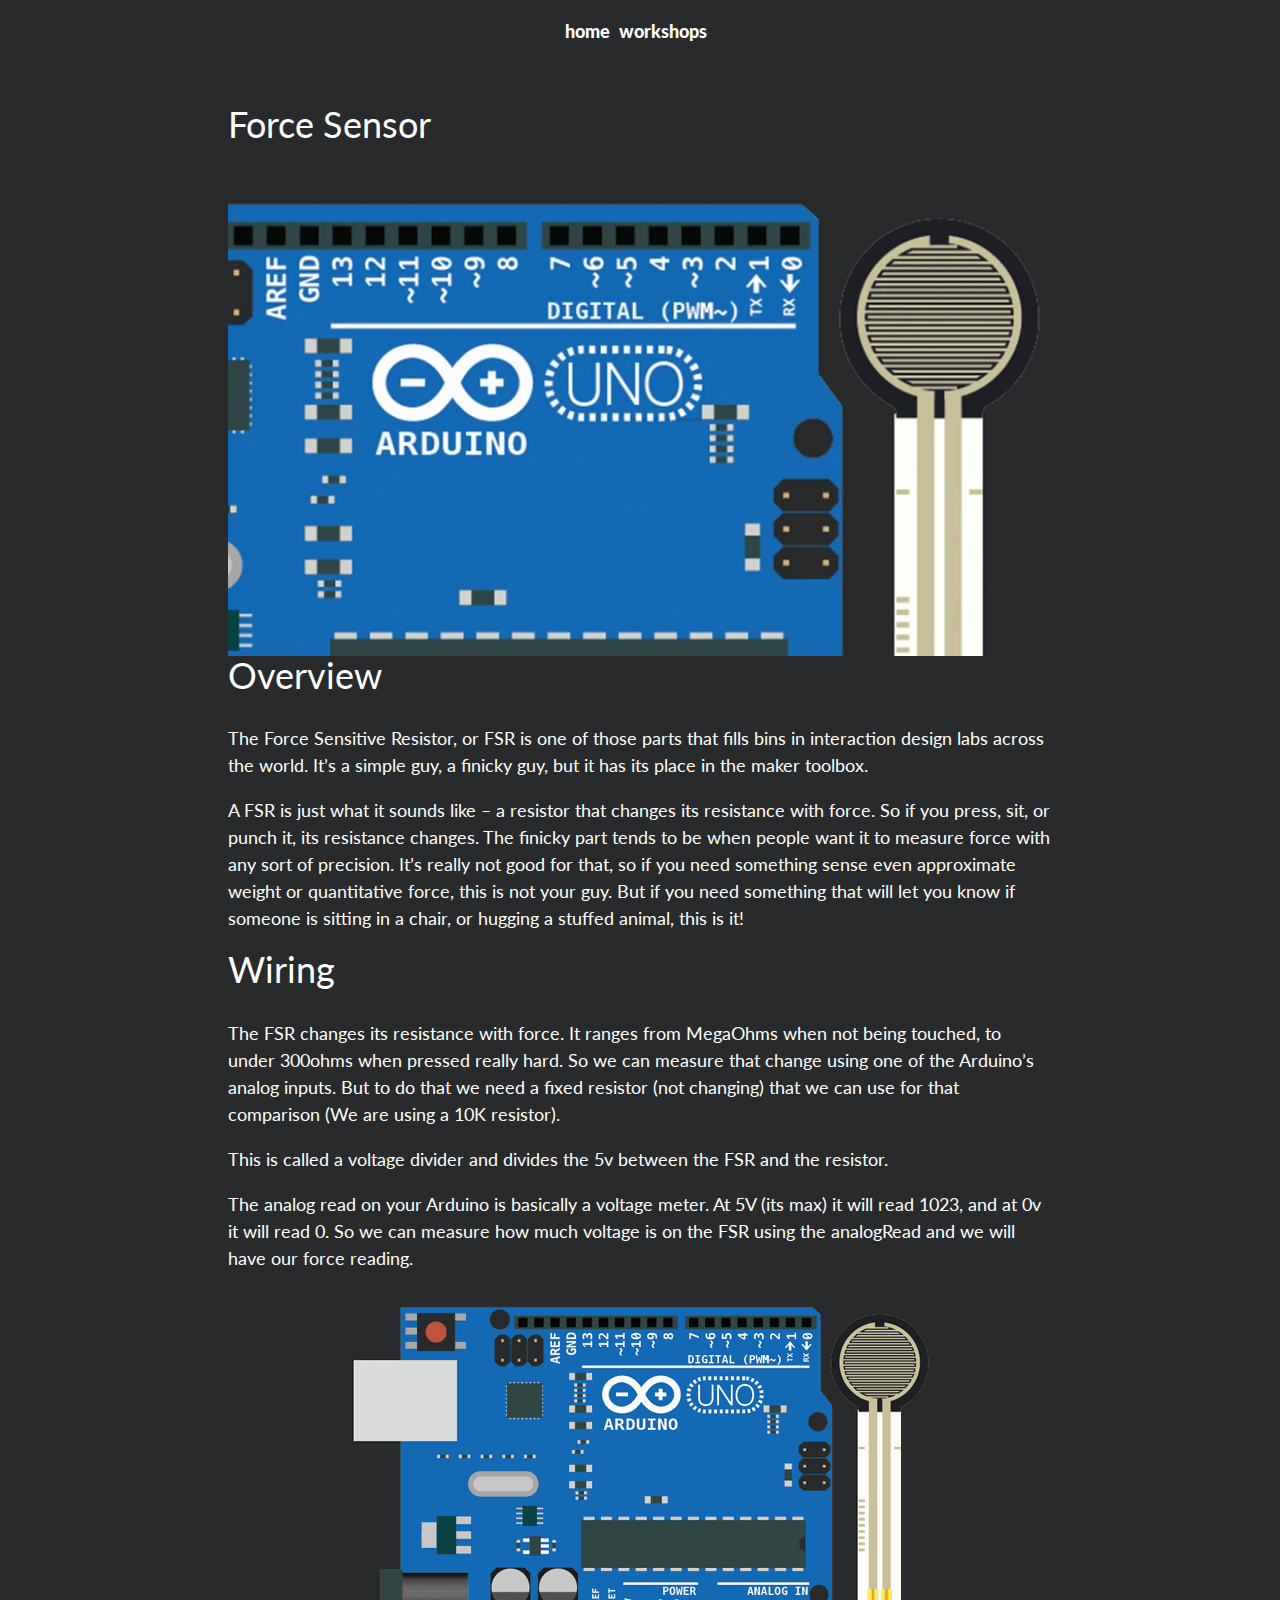
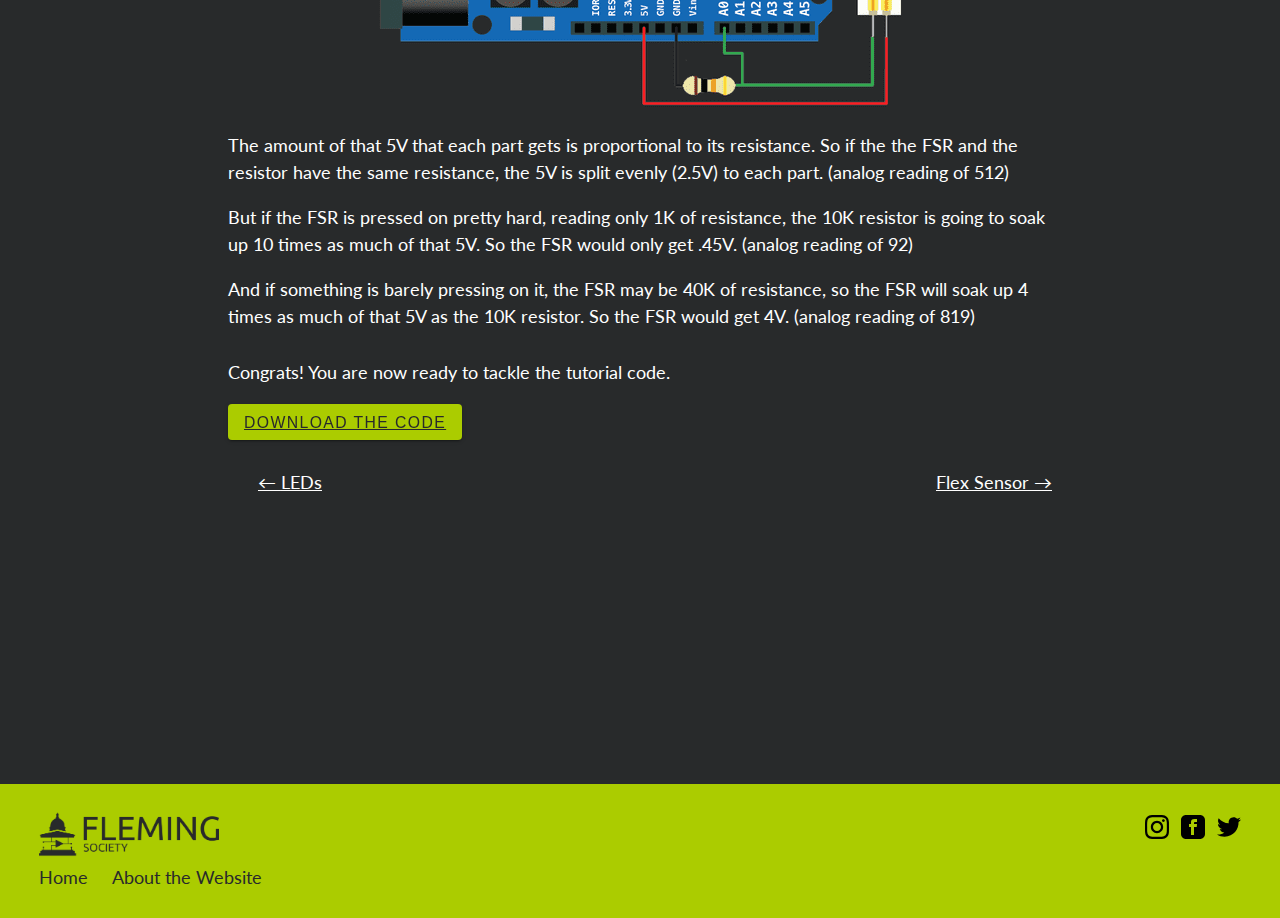
<file: force-sensing/index.html>
<!DOCTYPE html><html lang="en"><head><meta charSet="utf-8"/><meta http-equiv="x-ua-compatible" content="ie=edge"/><meta name="viewport" content="width=device-width, initial-scale=1, shrink-to-fit=no"/><style id="typography.js">html{font-family:sans-serif;-ms-text-size-adjust:100%;-webkit-text-size-adjust:100%}body{margin:0}article,aside,details,figcaption,figure,footer,header,main,menu,nav,section,summary{display:block}audio,canvas,progress,video{display:inline-block}audio:not([controls]){display:none;height:0}progress{vertical-align:baseline}[hidden],template{display:none}a{background-color:transparent;-webkit-text-decoration-skip:objects}a:active,a:hover{outline-width:0}abbr[title]{border-bottom:none;text-decoration:underline;text-decoration:underline dotted}b,strong{font-weight:inherit;font-weight:bolder}dfn{font-style:italic}h1{font-size:2em;margin:.67em 0}mark{background-color:#ff0;color:#000}small{font-size:80%}sub,sup{font-size:75%;line-height:0;position:relative;vertical-align:baseline}sub{bottom:-.25em}sup{top:-.5em}img{border-style:none}svg:not(:root){overflow:hidden}code,kbd,pre,samp{font-family:monospace,monospace;font-size:1em}figure{margin:1em 40px}hr{box-sizing:content-box;height:0;overflow:visible}button,input,optgroup,select,textarea{font:inherit;margin:0}optgroup{font-weight:700}button,input{overflow:visible}button,select{text-transform:none}[type=reset],[type=submit],button,html [type=button]{-webkit-appearance:button}[type=button]::-moz-focus-inner,[type=reset]::-moz-focus-inner,[type=submit]::-moz-focus-inner,button::-moz-focus-inner{border-style:none;padding:0}[type=button]:-moz-focusring,[type=reset]:-moz-focusring,[type=submit]:-moz-focusring,button:-moz-focusring{outline:1px dotted ButtonText}fieldset{border:1px solid silver;margin:0 2px;padding:.35em .625em .75em}legend{box-sizing:border-box;color:inherit;display:table;max-width:100%;padding:0;white-space:normal}textarea{overflow:auto}[type=checkbox],[type=radio]{box-sizing:border-box;padding:0}[type=number]::-webkit-inner-spin-button,[type=number]::-webkit-outer-spin-button{height:auto}[type=search]{-webkit-appearance:textfield;outline-offset:-2px}[type=search]::-webkit-search-cancel-button,[type=search]::-webkit-search-decoration{-webkit-appearance:none}::-webkit-input-placeholder{color:inherit;opacity:.54}::-webkit-file-upload-button{-webkit-appearance:button;font:inherit}html{font:112.5%/1.666 'Lato',-apple-system,'BlinkMacSystemFont','Segoe UI','Roboto','Helvetica','Arial',sans-serif,'Apple Color Emoji','Segoe UI Emoji','Segoe UI Symbol';box-sizing:border-box;overflow-y:scroll;}*{box-sizing:inherit;}*:before{box-sizing:inherit;}*:after{box-sizing:inherit;}body{color:hsla(0,0%,0%,0.8);font-family:'Lato',-apple-system,'BlinkMacSystemFont','Segoe UI','Roboto','Helvetica','Arial',sans-serif,'Apple Color Emoji','Segoe UI Emoji','Segoe UI Symbol';font-weight:normal;word-wrap:break-word;font-kerning:normal;-moz-font-feature-settings:"kern", "liga", "clig", "calt";-ms-font-feature-settings:"kern", "liga", "clig", "calt";-webkit-font-feature-settings:"kern", "liga", "clig", "calt";font-feature-settings:"kern", "liga", "clig", "calt";}img{max-width:100%;margin-left:0;margin-right:0;margin-top:0;padding-bottom:0;padding-left:0;padding-right:0;padding-top:0;margin-bottom:0;}h1{margin-left:0;margin-right:0;margin-top:0;padding-bottom:0;padding-left:0;padding-right:0;padding-top:0;margin-bottom:1.666rem;color:inherit;font-family:'Lato',-apple-system,'BlinkMacSystemFont','Segoe UI','Roboto','Helvetica','Arial',sans-serif,'Apple Color Emoji','Segoe UI Emoji','Segoe UI Symbol';font-weight:400;text-rendering:optimizeLegibility;font-size:3.157rem;line-height:1.1;}h2{margin-left:0;margin-right:0;margin-top:0;padding-bottom:0;padding-left:0;padding-right:0;padding-top:0;margin-bottom:1.666rem;color:inherit;font-family:'Lato',-apple-system,'BlinkMacSystemFont','Segoe UI','Roboto','Helvetica','Arial',sans-serif,'Apple Color Emoji','Segoe UI Emoji','Segoe UI Symbol';font-weight:400;text-rendering:optimizeLegibility;font-size:1.99326rem;line-height:1.1;}h3{margin-left:0;margin-right:0;margin-top:0;padding-bottom:0;padding-left:0;padding-right:0;padding-top:0;margin-bottom:1.666rem;color:inherit;font-family:'Lato',-apple-system,'BlinkMacSystemFont','Segoe UI','Roboto','Helvetica','Arial',sans-serif,'Apple Color Emoji','Segoe UI Emoji','Segoe UI Symbol';font-weight:400;text-rendering:optimizeLegibility;font-size:1.58383rem;line-height:1.1;}h4{margin-left:0;margin-right:0;margin-top:0;padding-bottom:0;padding-left:0;padding-right:0;padding-top:0;margin-bottom:1.666rem;color:inherit;font-family:'Lato',-apple-system,'BlinkMacSystemFont','Segoe UI','Roboto','Helvetica','Arial',sans-serif,'Apple Color Emoji','Segoe UI Emoji','Segoe UI Symbol';font-weight:400;text-rendering:optimizeLegibility;font-size:1rem;line-height:1.1;}h5{margin-left:0;margin-right:0;margin-top:0;padding-bottom:0;padding-left:0;padding-right:0;padding-top:0;margin-bottom:1.666rem;color:inherit;font-family:'Lato',-apple-system,'BlinkMacSystemFont','Segoe UI','Roboto','Helvetica','Arial',sans-serif,'Apple Color Emoji','Segoe UI Emoji','Segoe UI Symbol';font-weight:400;text-rendering:optimizeLegibility;font-size:0.79459rem;line-height:1.1;}h6{margin-left:0;margin-right:0;margin-top:0;padding-bottom:0;padding-left:0;padding-right:0;padding-top:0;margin-bottom:1.666rem;color:inherit;font-family:'Lato',-apple-system,'BlinkMacSystemFont','Segoe UI','Roboto','Helvetica','Arial',sans-serif,'Apple Color Emoji','Segoe UI Emoji','Segoe UI Symbol';font-weight:400;text-rendering:optimizeLegibility;font-size:0.7083rem;line-height:1.1;}hgroup{margin-left:0;margin-right:0;margin-top:0;padding-bottom:0;padding-left:0;padding-right:0;padding-top:0;margin-bottom:1.666rem;}ul{margin-left:1.666rem;margin-right:0;margin-top:0;padding-bottom:0;padding-left:0;padding-right:0;padding-top:0;margin-bottom:1.666rem;list-style-position:outside;list-style-image:none;}ol{margin-left:1.666rem;margin-right:0;margin-top:0;padding-bottom:0;padding-left:0;padding-right:0;padding-top:0;margin-bottom:1.666rem;list-style-position:outside;list-style-image:none;}dl{margin-left:0;margin-right:0;margin-top:0;padding-bottom:0;padding-left:0;padding-right:0;padding-top:0;margin-bottom:1.666rem;}dd{margin-left:0;margin-right:0;margin-top:0;padding-bottom:0;padding-left:0;padding-right:0;padding-top:0;margin-bottom:1.666rem;}p{margin-left:0;margin-right:0;margin-top:0;padding-bottom:0;padding-left:0;padding-right:0;padding-top:0;margin-bottom:1.666rem;}figure{margin-left:0;margin-right:0;margin-top:0;padding-bottom:0;padding-left:0;padding-right:0;padding-top:0;margin-bottom:1.666rem;}pre{margin-left:0;margin-right:0;margin-top:0;padding-bottom:0;padding-left:0;padding-right:0;padding-top:0;margin-bottom:1.666rem;font-size:0.85rem;line-height:1.666rem;}table{margin-left:0;margin-right:0;margin-top:0;padding-bottom:0;padding-left:0;padding-right:0;padding-top:0;margin-bottom:1.666rem;font-size:1rem;line-height:1.666rem;border-collapse:collapse;width:100%;}fieldset{margin-left:0;margin-right:0;margin-top:0;padding-bottom:0;padding-left:0;padding-right:0;padding-top:0;margin-bottom:1.666rem;}blockquote{margin-left:1.666rem;margin-right:1.666rem;margin-top:0;padding-bottom:0;padding-left:0;padding-right:0;padding-top:0;margin-bottom:1.666rem;}form{margin-left:0;margin-right:0;margin-top:0;padding-bottom:0;padding-left:0;padding-right:0;padding-top:0;margin-bottom:1.666rem;}noscript{margin-left:0;margin-right:0;margin-top:0;padding-bottom:0;padding-left:0;padding-right:0;padding-top:0;margin-bottom:1.666rem;}iframe{margin-left:0;margin-right:0;margin-top:0;padding-bottom:0;padding-left:0;padding-right:0;padding-top:0;margin-bottom:1.666rem;}hr{margin-left:0;margin-right:0;margin-top:0;padding-bottom:0;padding-left:0;padding-right:0;padding-top:0;margin-bottom:calc(1.666rem - 1px);background:hsla(0,0%,0%,0.2);border:none;height:1px;}address{margin-left:0;margin-right:0;margin-top:0;padding-bottom:0;padding-left:0;padding-right:0;padding-top:0;margin-bottom:1.666rem;}b{font-weight:bold;}strong{font-weight:bold;}dt{font-weight:bold;}th{font-weight:bold;}li{margin-bottom:calc(1.666rem / 2);}ol li{padding-left:0;}ul li{padding-left:0;}li > ol{margin-left:1.666rem;margin-bottom:calc(1.666rem / 2);margin-top:calc(1.666rem / 2);}li > ul{margin-left:1.666rem;margin-bottom:calc(1.666rem / 2);margin-top:calc(1.666rem / 2);}blockquote *:last-child{margin-bottom:0;}li *:last-child{margin-bottom:0;}p *:last-child{margin-bottom:0;}li > p{margin-bottom:calc(1.666rem / 2);}code{font-size:0.85rem;line-height:1.666rem;}kbd{font-size:0.85rem;line-height:1.666rem;}samp{font-size:0.85rem;line-height:1.666rem;}abbr{border-bottom:1px dotted hsla(0,0%,0%,0.5);cursor:help;}acronym{border-bottom:1px dotted hsla(0,0%,0%,0.5);cursor:help;}abbr[title]{border-bottom:1px dotted hsla(0,0%,0%,0.5);cursor:help;text-decoration:none;}thead{text-align:left;}td,th{text-align:left;border-bottom:1px solid hsla(0,0%,0%,0.12);font-feature-settings:"tnum";-moz-font-feature-settings:"tnum";-ms-font-feature-settings:"tnum";-webkit-font-feature-settings:"tnum";padding-left:1.11067rem;padding-right:1.11067rem;padding-top:0.833rem;padding-bottom:calc(0.833rem - 1px);}th:first-child,td:first-child{padding-left:0;}th:last-child,td:last-child{padding-right:0;}</style><style data-href="/styles.bfc7fb55f547c01f3716.css">@import url(https://fonts.googleapis.com/css?family=Ubuntu&display=swap);@import url(https://fonts.googleapis.com/css?family=Lato&display=swap);.header-module--siteHeader--1O22-{margin:1rem auto;font-weight:900}.header-module--siteHeader--1O22->nav ul{text-align:center;list-style-type:none;margin:0;padding:0}.header-module--siteHeader--1O22->nav ul li{display:inline;margin-right:.5rem;font-family:Lato,sans-serif}.header-module--siteHeader--1O22->nav ul li:hover{border-bottom:2px solid var(--mdc-theme-primary)}.header-module--siteHeader--1O22->nav ul li a{text-decoration:none}.header-module--activeLink--1M5V6{border-bottom:2px solid var(--mdc-theme-primary)}.footer-module--siteFooter--1akTA{position:absolute;bottom:0;display:flex;flex-direction:column;justify-content:space-between;width:100%;padding:1.5rem;background-color:var(--mdc-theme-primary);color:var(--mdc-theme-on-primary)}.footer-module--footerNav--TcMbw{display:block}.footer-module--footerNav--TcMbw ul{list-style-type:none;margin:0;padding:0}.footer-module--footerLogo--iA_g7{margin:12px 0}.footer-module--footerNav--TcMbw ul li{display:block;margin:12px 0}.footer-module--footerNav2--1xjPK{display:block;text-align:left}.footer-module--footerNav2--1xjPK a{margin-right:12px}.footer-module--footerIcon--1eULs{vertical-align:middle;stroke:#282a2b}@media screen and (min-width:650px){.footer-module--siteFooter--1akTA{flex-direction:row}.footer-module--footerNav--TcMbw ul li{display:inline;margin:0 12px}.footer-module--footerLogo--iA_g7{margin:0 12px}.footer-module--footerNav2--1xjPK{text-align:right}}.centeredLayout-module--siteContainer--1MBQp{min-height:100vh;overflow:hidden;display:block;position:relative;padding-bottom:360px}.centeredLayout-module--siteMain--OpQAX{min-height:100%;margin:0 auto;max-width:860px;padding:1rem}.blogPost-module--blogPostContent--BAfg9 a{text-decoration:underline!important}.layout-module--siteContainer--16IDw{min-height:100vh;overflow:hidden;display:block;position:relative;padding-bottom:360px}.layout-module--siteMain--1ad9e{min-height:100%;margin:0 auto}

/*! normalize.css v8.0.1 | MIT License | github.com/necolas/normalize.css */html{line-height:1.15;-webkit-text-size-adjust:100%}body{margin:0}main{display:block}h1{font-size:2em;margin:.67em 0}hr{box-sizing:content-box;height:0;overflow:visible}pre{font-family:monospace,monospace;font-size:1em}a{background-color:transparent}abbr[title]{border-bottom:none;text-decoration:underline;-webkit-text-decoration:underline dotted;text-decoration:underline dotted}b,strong{font-weight:bolder}code,kbd,samp{font-family:monospace,monospace;font-size:1em}small{font-size:80%}sub,sup{font-size:75%;line-height:0;position:relative;vertical-align:baseline}sub{bottom:-.25em}sup{top:-.5em}img{border-style:none}button,input,optgroup,select,textarea{font-family:inherit;font-size:100%;line-height:1.15;margin:0}button,input{overflow:visible}button,select{text-transform:none}[type=button],[type=reset],[type=submit],button{-webkit-appearance:button}[type=button]::-moz-focus-inner,[type=reset]::-moz-focus-inner,[type=submit]::-moz-focus-inner,button::-moz-focus-inner{border-style:none;padding:0}[type=button]:-moz-focusring,[type=reset]:-moz-focusring,[type=submit]:-moz-focusring,button:-moz-focusring{outline:1px dotted ButtonText}fieldset{padding:.35em .75em .625em}legend{box-sizing:border-box;color:inherit;display:table;max-width:100%;padding:0;white-space:normal}progress{vertical-align:baseline}textarea{overflow:auto}[type=checkbox],[type=radio]{box-sizing:border-box;padding:0}[type=number]::-webkit-inner-spin-button,[type=number]::-webkit-outer-spin-button{height:auto}[type=search]{-webkit-appearance:textfield;outline-offset:-2px}[type=search]::-webkit-search-decoration{-webkit-appearance:none}::-webkit-file-upload-button{-webkit-appearance:button;font:inherit}details{display:block}summary{display:list-item}[hidden],template{display:none}:root{--mdc-theme-primary:#abcc00;--mdc-theme-on-primary:#282a2b;--mdc-theme-secondary:#fff;--mdc-theme-on-secondary:#282a2b;--mdc-theme-surface:#3a3e42;--mdc-theme-background:#282a2b;--mdc-theme-on-background:#fff}@font-face{font-family:Material Icons;font-style:normal;font-weight:400;src:local("Material Icons Regular"),local("MaterialIcons-Regular"),url(https://fonts.gstatic.com/s/materialicons/v47/flUhRq6tzZclQEJ-Vdg-IuiaDsNc.woff2) format("woff2");font-display:swap}.material-icons{font-family:Material Icons;font-weight:400;font-style:normal;font-size:24px;line-height:1;letter-spacing:normal;text-transform:none;display:inline-block;white-space:nowrap;word-wrap:normal;direction:ltr;-webkit-font-feature-settings:"liga";-webkit-font-smoothing:antialiased}.anoun-title{font-family:Playfair Display,serif;font-weight:900;color:var(--mdc-theme-primary)}.fleming-title{font-family:Ubuntu,sans-serif;font-style:normal;font-weight:700}@-webkit-keyframes mdc-ripple-fg-radius-in{0%{-webkit-animation-timing-function:cubic-bezier(.4,0,.2,1);animation-timing-function:cubic-bezier(.4,0,.2,1);-webkit-transform:translate(var(--mdc-ripple-fg-translate-start,0)) scale(1);transform:translate(var(--mdc-ripple-fg-translate-start,0)) scale(1)}to{-webkit-transform:translate(var(--mdc-ripple-fg-translate-end,0)) scale(var(--mdc-ripple-fg-scale,1));transform:translate(var(--mdc-ripple-fg-translate-end,0)) scale(var(--mdc-ripple-fg-scale,1))}}@keyframes mdc-ripple-fg-radius-in{0%{-webkit-animation-timing-function:cubic-bezier(.4,0,.2,1);animation-timing-function:cubic-bezier(.4,0,.2,1);-webkit-transform:translate(var(--mdc-ripple-fg-translate-start,0)) scale(1);transform:translate(var(--mdc-ripple-fg-translate-start,0)) scale(1)}to{-webkit-transform:translate(var(--mdc-ripple-fg-translate-end,0)) scale(var(--mdc-ripple-fg-scale,1));transform:translate(var(--mdc-ripple-fg-translate-end,0)) scale(var(--mdc-ripple-fg-scale,1))}}@-webkit-keyframes mdc-ripple-fg-opacity-in{0%{-webkit-animation-timing-function:linear;animation-timing-function:linear;opacity:0}to{opacity:var(--mdc-ripple-fg-opacity,0)}}@keyframes mdc-ripple-fg-opacity-in{0%{-webkit-animation-timing-function:linear;animation-timing-function:linear;opacity:0}to{opacity:var(--mdc-ripple-fg-opacity,0)}}@-webkit-keyframes mdc-ripple-fg-opacity-out{0%{-webkit-animation-timing-function:linear;animation-timing-function:linear;opacity:var(--mdc-ripple-fg-opacity,0)}to{opacity:0}}@keyframes mdc-ripple-fg-opacity-out{0%{-webkit-animation-timing-function:linear;animation-timing-function:linear;opacity:var(--mdc-ripple-fg-opacity,0)}to{opacity:0}}.mdc-ripple-surface--test-edge-var-bug{--mdc-ripple-surface-test-edge-var:1px solid #000;visibility:hidden}.mdc-ripple-surface--test-edge-var-bug:before{border:var(--mdc-ripple-surface-test-edge-var)}.material-icons--ripple-surface{--mdc-ripple-fg-size:0;--mdc-ripple-left:0;--mdc-ripple-top:0;--mdc-ripple-fg-scale:1;--mdc-ripple-fg-translate-end:0;--mdc-ripple-fg-translate-start:0;-webkit-tap-highlight-color:rgba(0,0,0,0);will-change:transform,opacity}.material-icons--ripple-surface:after,.material-icons--ripple-surface:before{position:absolute;border-radius:50%;opacity:0;pointer-events:none;content:""}.material-icons--ripple-surface:before{-webkit-transition:opacity 15ms linear,background-color 15ms linear;transition:opacity 15ms linear,background-color 15ms linear;z-index:1}.material-icons--ripple-surface.mdc-ripple-upgraded:before{-webkit-transform:scale(var(--mdc-ripple-fg-scale,1));transform:scale(var(--mdc-ripple-fg-scale,1))}.material-icons--ripple-surface.mdc-ripple-upgraded:after{top:0;left:0;-webkit-transform:scale(0);transform:scale(0);-webkit-transform-origin:center center;transform-origin:center center}.material-icons--ripple-surface.mdc-ripple-upgraded--unbounded:after{top:var(--mdc-ripple-top,0);left:var(--mdc-ripple-left,0)}.material-icons--ripple-surface.mdc-ripple-upgraded--foreground-activation:after{-webkit-animation:mdc-ripple-fg-radius-in 225ms forwards,mdc-ripple-fg-opacity-in 75ms forwards;animation:mdc-ripple-fg-radius-in 225ms forwards,mdc-ripple-fg-opacity-in 75ms forwards}.material-icons--ripple-surface.mdc-ripple-upgraded--foreground-deactivation:after{-webkit-animation:mdc-ripple-fg-opacity-out .15s;animation:mdc-ripple-fg-opacity-out .15s;-webkit-transform:translate(var(--mdc-ripple-fg-translate-end,0)) scale(var(--mdc-ripple-fg-scale,1));transform:translate(var(--mdc-ripple-fg-translate-end,0)) scale(var(--mdc-ripple-fg-scale,1))}.material-icons--ripple-surface:after,.material-icons--ripple-surface:before{top:-50%;left:-50%;width:200%;height:200%}.material-icons--ripple-surface.mdc-ripple-upgraded:after{width:var(--mdc-ripple-fg-size,100%);height:var(--mdc-ripple-fg-size,100%)}.material-icons--ripple-surface:after,.material-icons--ripple-surface:before{background-color:#000}.material-icons--ripple-surface:hover:before{opacity:.04}.material-icons--ripple-surface.mdc-ripple-upgraded--background-focused:before,.material-icons--ripple-surface:not(.mdc-ripple-upgraded):focus:before{-webkit-transition-duration:75ms;transition-duration:75ms;opacity:.12}.material-icons--ripple-surface:not(.mdc-ripple-upgraded):after{-webkit-transition:opacity .15s linear;transition:opacity .15s linear}.material-icons--ripple-surface:not(.mdc-ripple-upgraded):active:after{-webkit-transition-duration:75ms;transition-duration:75ms;opacity:.12}.material-icons--ripple-surface.mdc-ripple-upgraded{--mdc-ripple-fg-opacity:0.12}.mdc-card{border-radius:4px;background-color:#fff;background-color:var(--mdc-theme-surface,#fff);display:flex;flex-direction:column;box-sizing:border-box}.mdc-card--outlined{box-shadow:0 0 0 0 rgba(0,0,0,.2),0 0 0 0 rgba(0,0,0,.14),0 0 0 0 rgba(0,0,0,.12);border:1px solid #e0e0e0}.mdc-card__media{position:relative;box-sizing:border-box;background-repeat:no-repeat;background-position:50%;background-size:cover}.mdc-card__media:before{display:block;content:""}.mdc-card__media:first-child{border-top-left-radius:inherit;border-top-right-radius:inherit}.mdc-card__media:last-child{border-bottom-left-radius:inherit;border-bottom-right-radius:inherit}.mdc-card__media--square:before{margin-top:100%}.mdc-card__media--16-9:before{margin-top:56.25%}.mdc-card__media-content{position:absolute;top:0;right:0;bottom:0;left:0;box-sizing:border-box}.mdc-card__primary-action{display:flex;flex-direction:column;box-sizing:border-box;position:relative;outline:none;color:inherit;text-decoration:none;cursor:pointer;overflow:hidden}.mdc-card__primary-action:first-child{border-top-left-radius:inherit;border-top-right-radius:inherit}.mdc-card__primary-action:last-child{border-bottom-left-radius:inherit;border-bottom-right-radius:inherit}.mdc-card__actions{display:flex;flex-direction:row;align-items:center;box-sizing:border-box;min-height:52px;padding:8px}.mdc-card__actions--full-bleed{padding:0}.mdc-card__action-buttons,.mdc-card__action-icons{display:flex;flex-direction:row;align-items:center;box-sizing:border-box}.mdc-card__action-icons{color:rgba(0,0,0,.6);flex-grow:1;justify-content:flex-end}.mdc-card__action-buttons+.mdc-card__action-icons{margin-left:16px;margin-right:0}.mdc-card__action-buttons+.mdc-card__action-icons[dir=rtl],[dir=rtl] .mdc-card__action-buttons+.mdc-card__action-icons{margin-left:0;margin-right:16px}.mdc-card__action{display:inline-flex;flex-direction:row;align-items:center;box-sizing:border-box;justify-content:center;cursor:pointer;-webkit-user-select:none;-moz-user-select:none;-ms-user-select:none;user-select:none}.mdc-card__action:focus{outline:none}.mdc-card__action--button{margin-left:0;margin-right:8px;padding:0 8px}.mdc-card__action--button[dir=rtl],[dir=rtl] .mdc-card__action--button{margin-left:8px;margin-right:0}.mdc-card__action--button:last-child,.mdc-card__action--button:last-child[dir=rtl],[dir=rtl] .mdc-card__action--button:last-child{margin-left:0;margin-right:0}.mdc-card__actions--full-bleed .mdc-card__action--button{justify-content:space-between;width:100%;height:auto;max-height:none;margin:0;padding:8px 16px;text-align:left}.mdc-card__actions--full-bleed .mdc-card__action--button[dir=rtl],[dir=rtl] .mdc-card__actions--full-bleed .mdc-card__action--button{text-align:right}.mdc-card__action--icon{margin:-6px 0;padding:12px}.mdc-card__action--icon:not(:disabled){color:rgba(0,0,0,.6)}.mdc-card__primary-action{--mdc-ripple-fg-size:0;--mdc-ripple-left:0;--mdc-ripple-top:0;--mdc-ripple-fg-scale:1;--mdc-ripple-fg-translate-end:0;--mdc-ripple-fg-translate-start:0;-webkit-tap-highlight-color:rgba(0,0,0,0);will-change:transform,opacity}.mdc-card__primary-action:after,.mdc-card__primary-action:before{position:absolute;border-radius:50%;opacity:0;pointer-events:none;content:""}.mdc-card__primary-action:before{-webkit-transition:opacity 15ms linear,background-color 15ms linear;transition:opacity 15ms linear,background-color 15ms linear;z-index:1}.mdc-card__primary-action.mdc-ripple-upgraded:before{-webkit-transform:scale(var(--mdc-ripple-fg-scale,1));transform:scale(var(--mdc-ripple-fg-scale,1))}.mdc-card__primary-action.mdc-ripple-upgraded:after{top:0;left:0;-webkit-transform:scale(0);transform:scale(0);-webkit-transform-origin:center center;transform-origin:center center}.mdc-card__primary-action.mdc-ripple-upgraded--unbounded:after{top:var(--mdc-ripple-top,0);left:var(--mdc-ripple-left,0)}.mdc-card__primary-action.mdc-ripple-upgraded--foreground-activation:after{-webkit-animation:mdc-ripple-fg-radius-in 225ms forwards,mdc-ripple-fg-opacity-in 75ms forwards;animation:mdc-ripple-fg-radius-in 225ms forwards,mdc-ripple-fg-opacity-in 75ms forwards}.mdc-card__primary-action.mdc-ripple-upgraded--foreground-deactivation:after{-webkit-animation:mdc-ripple-fg-opacity-out .15s;animation:mdc-ripple-fg-opacity-out .15s;-webkit-transform:translate(var(--mdc-ripple-fg-translate-end,0)) scale(var(--mdc-ripple-fg-scale,1));transform:translate(var(--mdc-ripple-fg-translate-end,0)) scale(var(--mdc-ripple-fg-scale,1))}.mdc-card__primary-action:after,.mdc-card__primary-action:before{top:-50%;left:-50%;width:200%;height:200%}.mdc-card__primary-action.mdc-ripple-upgraded:after{width:var(--mdc-ripple-fg-size,100%);height:var(--mdc-ripple-fg-size,100%)}.mdc-card__primary-action:after,.mdc-card__primary-action:before{background-color:#000}.mdc-card__primary-action:hover:before{opacity:.04}.mdc-card__primary-action.mdc-ripple-upgraded--background-focused:before,.mdc-card__primary-action:not(.mdc-ripple-upgraded):focus:before{-webkit-transition-duration:75ms;transition-duration:75ms;opacity:.12}.mdc-card__primary-action:not(.mdc-ripple-upgraded):after{-webkit-transition:opacity .15s linear;transition:opacity .15s linear}.mdc-card__primary-action:not(.mdc-ripple-upgraded):active:after{-webkit-transition-duration:75ms;transition-duration:75ms;opacity:.12}.mdc-card__primary-action.mdc-ripple-upgraded{--mdc-ripple-fg-opacity:0.12}.mdc-button{font-family:Roboto,sans-serif;-moz-osx-font-smoothing:grayscale;-webkit-font-smoothing:antialiased;font-size:.875rem;line-height:2.25rem;font-weight:500;letter-spacing:.08929em;text-decoration:none;text-transform:uppercase;padding:0 8px;display:inline-flex;position:relative;align-items:center;justify-content:center;box-sizing:border-box;min-width:64px;height:36px;border:none;outline:none;line-height:inherit;-webkit-user-select:none;-moz-user-select:none;-ms-user-select:none;user-select:none;-webkit-appearance:none;overflow:hidden;vertical-align:middle;border-radius:4px}.mdc-button::-moz-focus-inner{padding:0;border:0}.mdc-button:active{outline:none}.mdc-button:hover{cursor:pointer}.mdc-button:disabled{background-color:transparent;color:rgba(0,0,0,.37);cursor:default;pointer-events:none}.mdc-button.mdc-button--dense{border-radius:4px}.mdc-button:not(:disabled){background-color:transparent}.mdc-button .mdc-button__icon{margin-left:0;margin-right:8px;display:inline-block;width:18px;height:18px;font-size:18px;vertical-align:top}.mdc-button .mdc-button__icon[dir=rtl],[dir=rtl] .mdc-button .mdc-button__icon{margin-left:8px;margin-right:0}.mdc-button:not(:disabled){color:#6200ee;color:var(--mdc-theme-primary,#6200ee)}.mdc-button__label+.mdc-button__icon{margin-left:8px;margin-right:0}.mdc-button__label+.mdc-button__icon[dir=rtl],[dir=rtl] .mdc-button__label+.mdc-button__icon{margin-left:0;margin-right:8px}svg.mdc-button__icon{fill:currentColor}.mdc-button--outlined .mdc-button__icon,.mdc-button--raised .mdc-button__icon,.mdc-button--unelevated .mdc-button__icon{margin-left:-4px;margin-right:8px}.mdc-button--outlined .mdc-button__icon[dir=rtl],.mdc-button--outlined .mdc-button__label+.mdc-button__icon,.mdc-button--raised .mdc-button__icon[dir=rtl],.mdc-button--raised .mdc-button__label+.mdc-button__icon,.mdc-button--unelevated .mdc-button__icon[dir=rtl],.mdc-button--unelevated .mdc-button__label+.mdc-button__icon,[dir=rtl] .mdc-button--outlined .mdc-button__icon,[dir=rtl] .mdc-button--raised .mdc-button__icon,[dir=rtl] .mdc-button--unelevated .mdc-button__icon{margin-left:8px;margin-right:-4px}.mdc-button--outlined .mdc-button__label+.mdc-button__icon[dir=rtl],.mdc-button--raised .mdc-button__label+.mdc-button__icon[dir=rtl],.mdc-button--unelevated .mdc-button__label+.mdc-button__icon[dir=rtl],[dir=rtl] .mdc-button--outlined .mdc-button__label+.mdc-button__icon,[dir=rtl] .mdc-button--raised .mdc-button__label+.mdc-button__icon,[dir=rtl] .mdc-button--unelevated .mdc-button__label+.mdc-button__icon{margin-left:-4px;margin-right:8px}.mdc-button--raised,.mdc-button--unelevated{padding:0 16px}.mdc-button--raised:disabled,.mdc-button--unelevated:disabled{background-color:rgba(0,0,0,.12);color:rgba(0,0,0,.37)}.mdc-button--raised:not(:disabled),.mdc-button--unelevated:not(:disabled){background-color:#6200ee}@supports not (-ms-ime-align:auto){.mdc-button--raised:not(:disabled),.mdc-button--unelevated:not(:disabled){background-color:var(--mdc-theme-primary,#6200ee)}}.mdc-button--raised:not(:disabled),.mdc-button--unelevated:not(:disabled){color:#fff;color:var(--mdc-theme-on-primary,#fff)}.mdc-button--raised{box-shadow:0 3px 1px -2px rgba(0,0,0,.2),0 2px 2px 0 rgba(0,0,0,.14),0 1px 5px 0 rgba(0,0,0,.12);-webkit-transition:box-shadow .28s cubic-bezier(.4,0,.2,1);transition:box-shadow .28s cubic-bezier(.4,0,.2,1)}.mdc-button--raised:focus,.mdc-button--raised:hover{box-shadow:0 2px 4px -1px rgba(0,0,0,.2),0 4px 5px 0 rgba(0,0,0,.14),0 1px 10px 0 rgba(0,0,0,.12)}.mdc-button--raised:active{box-shadow:0 5px 5px -3px rgba(0,0,0,.2),0 8px 10px 1px rgba(0,0,0,.14),0 3px 14px 2px rgba(0,0,0,.12)}.mdc-button--raised:disabled{box-shadow:0 0 0 0 rgba(0,0,0,.2),0 0 0 0 rgba(0,0,0,.14),0 0 0 0 rgba(0,0,0,.12)}.mdc-button--outlined{border-style:solid;padding:0 14px;border-width:2px}.mdc-button--outlined:disabled{border-color:rgba(0,0,0,.37)}.mdc-button--outlined:not(:disabled){border-color:#6200ee;border-color:var(--mdc-theme-primary,#6200ee)}.mdc-button--dense{height:32px;font-size:.8125rem}.mdc-button{--mdc-ripple-fg-size:0;--mdc-ripple-left:0;--mdc-ripple-top:0;--mdc-ripple-fg-scale:1;--mdc-ripple-fg-translate-end:0;--mdc-ripple-fg-translate-start:0;-webkit-tap-highlight-color:rgba(0,0,0,0);will-change:transform,opacity}.mdc-button:after,.mdc-button:before{position:absolute;border-radius:50%;opacity:0;pointer-events:none;content:""}.mdc-button:before{-webkit-transition:opacity 15ms linear,background-color 15ms linear;transition:opacity 15ms linear,background-color 15ms linear;z-index:1}.mdc-button.mdc-ripple-upgraded:before{-webkit-transform:scale(var(--mdc-ripple-fg-scale,1));transform:scale(var(--mdc-ripple-fg-scale,1))}.mdc-button.mdc-ripple-upgraded:after{top:0;left:0;-webkit-transform:scale(0);transform:scale(0);-webkit-transform-origin:center center;transform-origin:center center}.mdc-button.mdc-ripple-upgraded--unbounded:after{top:var(--mdc-ripple-top,0);left:var(--mdc-ripple-left,0)}.mdc-button.mdc-ripple-upgraded--foreground-activation:after{-webkit-animation:mdc-ripple-fg-radius-in 225ms forwards,mdc-ripple-fg-opacity-in 75ms forwards;animation:mdc-ripple-fg-radius-in 225ms forwards,mdc-ripple-fg-opacity-in 75ms forwards}.mdc-button.mdc-ripple-upgraded--foreground-deactivation:after{-webkit-animation:mdc-ripple-fg-opacity-out .15s;animation:mdc-ripple-fg-opacity-out .15s;-webkit-transform:translate(var(--mdc-ripple-fg-translate-end,0)) scale(var(--mdc-ripple-fg-scale,1));transform:translate(var(--mdc-ripple-fg-translate-end,0)) scale(var(--mdc-ripple-fg-scale,1))}.mdc-button:after,.mdc-button:before{top:-50%;left:-50%;width:200%;height:200%}.mdc-button.mdc-ripple-upgraded:after{width:var(--mdc-ripple-fg-size,100%);height:var(--mdc-ripple-fg-size,100%)}.mdc-button:after,.mdc-button:before{background-color:#6200ee}@supports not (-ms-ime-align:auto){.mdc-button:after,.mdc-button:before{background-color:var(--mdc-theme-primary,#6200ee)}}.mdc-button:hover:before{opacity:.04}.mdc-button.mdc-ripple-upgraded--background-focused:before,.mdc-button:not(.mdc-ripple-upgraded):focus:before{-webkit-transition-duration:75ms;transition-duration:75ms;opacity:.12}.mdc-button:not(.mdc-ripple-upgraded):after{-webkit-transition:opacity .15s linear;transition:opacity .15s linear}.mdc-button:not(.mdc-ripple-upgraded):active:after{-webkit-transition-duration:75ms;transition-duration:75ms;opacity:.12}.mdc-button.mdc-ripple-upgraded{--mdc-ripple-fg-opacity:0.12}.mdc-button--raised:after,.mdc-button--raised:before,.mdc-button--unelevated:after,.mdc-button--unelevated:before{background-color:#fff}@supports not (-ms-ime-align:auto){.mdc-button--raised:after,.mdc-button--raised:before,.mdc-button--unelevated:after,.mdc-button--unelevated:before{background-color:var(--mdc-theme-on-primary,#fff)}}.mdc-button--raised:hover:before,.mdc-button--unelevated:hover:before{opacity:.08}.mdc-button--raised.mdc-ripple-upgraded--background-focused:before,.mdc-button--raised:not(.mdc-ripple-upgraded):focus:before,.mdc-button--unelevated.mdc-ripple-upgraded--background-focused:before,.mdc-button--unelevated:not(.mdc-ripple-upgraded):focus:before{-webkit-transition-duration:75ms;transition-duration:75ms;opacity:.24}.mdc-button--raised:not(.mdc-ripple-upgraded):after,.mdc-button--unelevated:not(.mdc-ripple-upgraded):after{-webkit-transition:opacity .15s linear;transition:opacity .15s linear}.mdc-button--raised:not(.mdc-ripple-upgraded):active:after,.mdc-button--unelevated:not(.mdc-ripple-upgraded):active:after{-webkit-transition-duration:75ms;transition-duration:75ms;opacity:.24}.mdc-button--raised.mdc-ripple-upgraded,.mdc-button--unelevated.mdc-ripple-upgraded{--mdc-ripple-fg-opacity:0.24}.mdc-floating-label{font-family:Roboto,sans-serif;-moz-osx-font-smoothing:grayscale;-webkit-font-smoothing:antialiased;font-size:1rem;line-height:1.75rem;font-weight:400;letter-spacing:.00937em;text-decoration:inherit;text-transform:inherit;position:absolute;left:0;-webkit-transform-origin:left top;transform-origin:left top;-webkit-transition:color .15s cubic-bezier(.4,0,.2,1),-webkit-transform .15s cubic-bezier(.4,0,.2,1);transition:color .15s cubic-bezier(.4,0,.2,1),-webkit-transform .15s cubic-bezier(.4,0,.2,1);transition:transform .15s cubic-bezier(.4,0,.2,1),color .15s cubic-bezier(.4,0,.2,1);transition:transform .15s cubic-bezier(.4,0,.2,1),color .15s cubic-bezier(.4,0,.2,1),-webkit-transform .15s cubic-bezier(.4,0,.2,1);line-height:1.15rem;text-align:left;text-overflow:ellipsis;white-space:nowrap;cursor:text;overflow:hidden;will-change:transform}.mdc-floating-label[dir=rtl],[dir=rtl] .mdc-floating-label{right:0;left:auto;-webkit-transform-origin:right top;transform-origin:right top;text-align:right}.mdc-floating-label--float-above{cursor:auto;-webkit-transform:translateY(-50%) scale(.75);transform:translateY(-50%) scale(.75)}.mdc-floating-label--shake{-webkit-animation:mdc-floating-label-shake-float-above-standard .25s 1;animation:mdc-floating-label-shake-float-above-standard .25s 1}@-webkit-keyframes mdc-floating-label-shake-float-above-standard{0%{-webkit-transform:translateX(0) translateY(-50%) scale(.75);transform:translateX(0) translateY(-50%) scale(.75)}33%{-webkit-animation-timing-function:cubic-bezier(.5,0,.70173,.49582);animation-timing-function:cubic-bezier(.5,0,.70173,.49582);-webkit-transform:translateX(4%) translateY(-50%) scale(.75);transform:translateX(4%) translateY(-50%) scale(.75)}66%{-webkit-animation-timing-function:cubic-bezier(.30244,.38135,.55,.95635);animation-timing-function:cubic-bezier(.30244,.38135,.55,.95635);-webkit-transform:translateX(-4%) translateY(-50%) scale(.75);transform:translateX(-4%) translateY(-50%) scale(.75)}to{-webkit-transform:translateX(0) translateY(-50%) scale(.75);transform:translateX(0) translateY(-50%) scale(.75)}}@keyframes mdc-floating-label-shake-float-above-standard{0%{-webkit-transform:translateX(0) translateY(-50%) scale(.75);transform:translateX(0) translateY(-50%) scale(.75)}33%{-webkit-animation-timing-function:cubic-bezier(.5,0,.70173,.49582);animation-timing-function:cubic-bezier(.5,0,.70173,.49582);-webkit-transform:translateX(4%) translateY(-50%) scale(.75);transform:translateX(4%) translateY(-50%) scale(.75)}66%{-webkit-animation-timing-function:cubic-bezier(.30244,.38135,.55,.95635);animation-timing-function:cubic-bezier(.30244,.38135,.55,.95635);-webkit-transform:translateX(-4%) translateY(-50%) scale(.75);transform:translateX(-4%) translateY(-50%) scale(.75)}to{-webkit-transform:translateX(0) translateY(-50%) scale(.75);transform:translateX(0) translateY(-50%) scale(.75)}}.mdc-line-ripple{position:absolute;bottom:0;left:0;width:100%;height:2px;-webkit-transform:scaleX(0);transform:scaleX(0);-webkit-transition:opacity .18s cubic-bezier(.4,0,.2,1),-webkit-transform .18s cubic-bezier(.4,0,.2,1);transition:opacity .18s cubic-bezier(.4,0,.2,1),-webkit-transform .18s cubic-bezier(.4,0,.2,1);transition:transform .18s cubic-bezier(.4,0,.2,1),opacity .18s cubic-bezier(.4,0,.2,1);transition:transform .18s cubic-bezier(.4,0,.2,1),opacity .18s cubic-bezier(.4,0,.2,1),-webkit-transform .18s cubic-bezier(.4,0,.2,1);opacity:0;z-index:2}.mdc-line-ripple--active{-webkit-transform:scaleX(1);transform:scaleX(1);opacity:1}.mdc-line-ripple--deactivating{opacity:0}.mdc-notched-outline{display:flex;position:absolute;right:0;left:0;box-sizing:border-box;width:100%;max-width:100%;height:100%;text-align:left;pointer-events:none}.mdc-notched-outline[dir=rtl],[dir=rtl] .mdc-notched-outline{text-align:right}.mdc-notched-outline__leading,.mdc-notched-outline__notch,.mdc-notched-outline__trailing{box-sizing:border-box;height:100%;-webkit-transition:border .15s cubic-bezier(.4,0,.2,1);transition:border .15s cubic-bezier(.4,0,.2,1);border-top:1px solid;border-bottom:1px solid;pointer-events:none}.mdc-notched-outline__leading{border-left:1px solid;border-right:none;width:12px}.mdc-notched-outline__leading[dir=rtl],.mdc-notched-outline__trailing,[dir=rtl] .mdc-notched-outline__leading{border-left:none;border-right:1px solid}.mdc-notched-outline__trailing{flex-grow:1}.mdc-notched-outline__trailing[dir=rtl],[dir=rtl] .mdc-notched-outline__trailing{border-left:1px solid;border-right:none}.mdc-notched-outline__notch{flex:0 0 auto;width:auto;max-width:calc(100% - 24px)}.mdc-notched-outline .mdc-floating-label{display:inline-block;position:relative;top:17px;bottom:auto;max-width:100%}.mdc-notched-outline .mdc-floating-label--float-above{text-overflow:clip}.mdc-notched-outline--upgraded .mdc-floating-label--float-above{max-width:133.33333%}.mdc-notched-outline--notched .mdc-notched-outline__notch{padding-left:0;padding-right:8px;border-top:none}.mdc-notched-outline--notched .mdc-notched-outline__notch[dir=rtl],[dir=rtl] .mdc-notched-outline--notched .mdc-notched-outline__notch{padding-left:8px;padding-right:0}.mdc-notched-outline--no-label .mdc-notched-outline__notch{padding:0}.mdc-text-field-helper-text{font-family:Roboto,sans-serif;-moz-osx-font-smoothing:grayscale;-webkit-font-smoothing:antialiased;font-size:.75rem;line-height:1.25rem;font-weight:400;letter-spacing:.03333em;text-decoration:inherit;text-transform:inherit;display:block;line-height:normal;margin:0;-webkit-transition:opacity .15s cubic-bezier(.4,0,.2,1);transition:opacity .15s cubic-bezier(.4,0,.2,1);opacity:0;will-change:opacity}.mdc-text-field-helper-text:before{display:inline-block;width:0;height:16px;content:"";vertical-align:0}.mdc-text-field-helper-text--persistent{-webkit-transition:none;transition:none;opacity:1;will-change:auto}.mdc-text-field-character-counter{font-family:Roboto,sans-serif;-moz-osx-font-smoothing:grayscale;-webkit-font-smoothing:antialiased;font-size:.75rem;line-height:1.25rem;font-weight:400;letter-spacing:.03333em;text-decoration:inherit;text-transform:inherit;display:block;margin-top:0;line-height:normal;margin-left:auto;margin-right:0;padding-left:16px;padding-right:0;white-space:nowrap}.mdc-text-field-character-counter:before{display:inline-block;width:0;height:16px;content:"";vertical-align:0}.mdc-text-field-character-counter[dir=rtl],[dir=rtl] .mdc-text-field-character-counter{margin-left:0;margin-right:auto;padding-left:0;padding-right:16px}.mdc-text-field--with-leading-icon .mdc-text-field__icon,.mdc-text-field--with-trailing-icon .mdc-text-field__icon{position:absolute;bottom:16px;cursor:pointer}.mdc-text-field__icon:not([tabindex]),.mdc-text-field__icon[tabindex="-1"]{cursor:default;pointer-events:none}.mdc-text-field{--mdc-ripple-fg-size:0;--mdc-ripple-left:0;--mdc-ripple-top:0;--mdc-ripple-fg-scale:1;--mdc-ripple-fg-translate-end:0;--mdc-ripple-fg-translate-start:0;-webkit-tap-highlight-color:rgba(0,0,0,0);will-change:transform,opacity;border-radius:4px 4px 0 0;display:inline-flex;position:relative;box-sizing:border-box;height:56px;overflow:hidden;will-change:opacity,transform,color}.mdc-text-field:after,.mdc-text-field:before{position:absolute;border-radius:50%;opacity:0;pointer-events:none;content:""}.mdc-text-field:before{-webkit-transition:opacity 15ms linear,background-color 15ms linear;transition:opacity 15ms linear,background-color 15ms linear;z-index:1}.mdc-text-field.mdc-ripple-upgraded:before{-webkit-transform:scale(var(--mdc-ripple-fg-scale,1));transform:scale(var(--mdc-ripple-fg-scale,1))}.mdc-text-field.mdc-ripple-upgraded:after{top:0;left:0;-webkit-transform:scale(0);transform:scale(0);-webkit-transform-origin:center center;transform-origin:center center}.mdc-text-field.mdc-ripple-upgraded--unbounded:after{top:var(--mdc-ripple-top,0);left:var(--mdc-ripple-left,0)}.mdc-text-field.mdc-ripple-upgraded--foreground-activation:after{-webkit-animation:mdc-ripple-fg-radius-in 225ms forwards,mdc-ripple-fg-opacity-in 75ms forwards;animation:mdc-ripple-fg-radius-in 225ms forwards,mdc-ripple-fg-opacity-in 75ms forwards}.mdc-text-field.mdc-ripple-upgraded--foreground-deactivation:after{-webkit-animation:mdc-ripple-fg-opacity-out .15s;animation:mdc-ripple-fg-opacity-out .15s;-webkit-transform:translate(var(--mdc-ripple-fg-translate-end,0)) scale(var(--mdc-ripple-fg-scale,1));transform:translate(var(--mdc-ripple-fg-translate-end,0)) scale(var(--mdc-ripple-fg-scale,1))}.mdc-text-field:after,.mdc-text-field:before{background-color:rgba(0,0,0,.87)}.mdc-text-field:hover:before{opacity:.04}.mdc-text-field.mdc-ripple-upgraded--background-focused:before,.mdc-text-field:not(.mdc-ripple-upgraded):focus:before{-webkit-transition-duration:75ms;transition-duration:75ms;opacity:.12}.mdc-text-field:after,.mdc-text-field:before{top:-50%;left:-50%;width:200%;height:200%}.mdc-text-field.mdc-ripple-upgraded:after{width:var(--mdc-ripple-fg-size,100%);height:var(--mdc-ripple-fg-size,100%)}.mdc-text-field:not(.mdc-text-field--disabled) .mdc-floating-label{color:rgba(0,0,0,.6)}.mdc-text-field:not(.mdc-text-field--disabled) .mdc-text-field__input{color:rgba(0,0,0,.87)}.mdc-text-field .mdc-text-field__input{caret-color:#6200ee;caret-color:var(--mdc-theme-primary,#6200ee)}.mdc-text-field:not(.mdc-text-field--disabled):not(.mdc-text-field--outlined):not(.mdc-text-field--textarea) .mdc-text-field__input{border-bottom-color:rgba(0,0,0,.42)}.mdc-text-field:not(.mdc-text-field--disabled):not(.mdc-text-field--outlined):not(.mdc-text-field--textarea) .mdc-text-field__input:hover{border-bottom-color:rgba(0,0,0,.87)}.mdc-text-field .mdc-line-ripple{background-color:#6200ee;background-color:var(--mdc-theme-primary,#6200ee)}.mdc-text-field:not(.mdc-text-field--disabled):not(.mdc-text-field--textarea){border-bottom-color:rgba(0,0,0,.12)}.mdc-text-field:not(.mdc-text-field--disabled)+.mdc-text-field-helper-line .mdc-text-field-character-counter,.mdc-text-field:not(.mdc-text-field--disabled)+.mdc-text-field-helper-line .mdc-text-field-helper-text,.mdc-text-field:not(.mdc-text-field--disabled) .mdc-text-field-character-counter{color:rgba(0,0,0,.6)}.mdc-text-field:not(.mdc-text-field--disabled) .mdc-text-field__icon{color:rgba(0,0,0,.54)}.mdc-text-field:not(.mdc-text-field--disabled){background-color:#f5f5f5}.mdc-text-field .mdc-floating-label{left:16px;right:auto;top:18px;pointer-events:none}.mdc-text-field .mdc-floating-label[dir=rtl],[dir=rtl] .mdc-text-field .mdc-floating-label{left:auto;right:16px}.mdc-text-field--textarea .mdc-floating-label{left:4px;right:auto}.mdc-text-field--textarea .mdc-floating-label[dir=rtl],[dir=rtl] .mdc-text-field--textarea .mdc-floating-label{left:auto;right:4px}.mdc-text-field--outlined .mdc-floating-label{left:4px;right:auto;top:17px}.mdc-text-field--outlined .mdc-floating-label[dir=rtl],[dir=rtl] .mdc-text-field--outlined .mdc-floating-label{left:auto;right:4px}.mdc-text-field--outlined--with-leading-icon .mdc-floating-label{left:36px;right:auto}.mdc-text-field--outlined--with-leading-icon .mdc-floating-label[dir=rtl],[dir=rtl] .mdc-text-field--outlined--with-leading-icon .mdc-floating-label{left:auto;right:36px}.mdc-text-field--outlined--with-leading-icon .mdc-floating-label--float-above{left:40px;right:auto}.mdc-text-field--outlined--with-leading-icon .mdc-floating-label--float-above[dir=rtl],[dir=rtl] .mdc-text-field--outlined--with-leading-icon .mdc-floating-label--float-above{left:auto;right:40px}.mdc-text-field__input{font-family:Roboto,sans-serif;-moz-osx-font-smoothing:grayscale;-webkit-font-smoothing:antialiased;font-size:1rem;line-height:1.75rem;font-weight:400;letter-spacing:.00937em;text-decoration:inherit;text-transform:inherit;align-self:flex-end;box-sizing:border-box;width:100%;height:100%;padding:20px 16px 6px;-webkit-transition:opacity .15s cubic-bezier(.4,0,.2,1);transition:opacity .15s cubic-bezier(.4,0,.2,1);border:none;border-bottom:1px solid;border-radius:0;background:none;-webkit-appearance:none;-moz-appearance:none;appearance:none}.mdc-text-field__input::-webkit-input-placeholder{-webkit-transition:opacity 67ms cubic-bezier(.4,0,.2,1);transition:opacity 67ms cubic-bezier(.4,0,.2,1);opacity:0;color:rgba(0,0,0,.54)}.mdc-text-field__input::-moz-placeholder{-webkit-transition:opacity 67ms cubic-bezier(.4,0,.2,1);transition:opacity 67ms cubic-bezier(.4,0,.2,1);opacity:0;color:rgba(0,0,0,.54)}.mdc-text-field__input:-ms-input-placeholder{-webkit-transition:opacity 67ms cubic-bezier(.4,0,.2,1);transition:opacity 67ms cubic-bezier(.4,0,.2,1);opacity:0;color:rgba(0,0,0,.54)}.mdc-text-field__input::-ms-input-placeholder{-webkit-transition:opacity 67ms cubic-bezier(.4,0,.2,1);transition:opacity 67ms cubic-bezier(.4,0,.2,1);opacity:0;color:rgba(0,0,0,.54)}.mdc-text-field__input::placeholder{-webkit-transition:opacity 67ms cubic-bezier(.4,0,.2,1);transition:opacity 67ms cubic-bezier(.4,0,.2,1);opacity:0;color:rgba(0,0,0,.54)}.mdc-text-field__input:-ms-input-placeholder{color:rgba(0,0,0,.54)!important}.mdc-text-field--focused .mdc-text-field__input::-webkit-input-placeholder,.mdc-text-field--fullwidth .mdc-text-field__input::-webkit-input-placeholder,.mdc-text-field--no-label .mdc-text-field__input::-webkit-input-placeholder{-webkit-transition-delay:40ms;transition-delay:40ms;-webkit-transition-duration:.11s;transition-duration:.11s;opacity:1}.mdc-text-field--focused .mdc-text-field__input::-moz-placeholder,.mdc-text-field--fullwidth .mdc-text-field__input::-moz-placeholder,.mdc-text-field--no-label .mdc-text-field__input::-moz-placeholder{transition-delay:40ms;transition-duration:.11s;opacity:1}.mdc-text-field--focused .mdc-text-field__input:-ms-input-placeholder,.mdc-text-field--fullwidth .mdc-text-field__input:-ms-input-placeholder,.mdc-text-field--no-label .mdc-text-field__input:-ms-input-placeholder{transition-delay:40ms;transition-duration:.11s;opacity:1}.mdc-text-field--focused .mdc-text-field__input::-ms-input-placeholder,.mdc-text-field--fullwidth .mdc-text-field__input::-ms-input-placeholder,.mdc-text-field--no-label .mdc-text-field__input::-ms-input-placeholder{transition-delay:40ms;transition-duration:.11s;opacity:1}.mdc-text-field--focused .mdc-text-field__input::placeholder,.mdc-text-field--fullwidth .mdc-text-field__input::placeholder,.mdc-text-field--no-label .mdc-text-field__input::placeholder{-webkit-transition-delay:40ms;transition-delay:40ms;-webkit-transition-duration:.11s;transition-duration:.11s;opacity:1}.mdc-text-field__input:focus{outline:none}.mdc-text-field__input:invalid{box-shadow:none}.mdc-text-field__input:-webkit-autofill{z-index:auto!important}.mdc-text-field--no-label:not(.mdc-text-field--outlined):not(.mdc-text-field--textarea) .mdc-text-field__input{padding-top:16px;padding-bottom:16px}.mdc-text-field__input:-webkit-autofill+.mdc-floating-label{-webkit-transform:translateY(-50%) scale(.75);transform:translateY(-50%) scale(.75);cursor:auto}.mdc-text-field--outlined{border:none;overflow:visible}.mdc-text-field--outlined:not(.mdc-text-field--disabled) .mdc-notched-outline__leading,.mdc-text-field--outlined:not(.mdc-text-field--disabled) .mdc-notched-outline__notch,.mdc-text-field--outlined:not(.mdc-text-field--disabled) .mdc-notched-outline__trailing{border-color:rgba(0,0,0,.38)}.mdc-text-field--outlined:not(.mdc-text-field--disabled):not(.mdc-text-field--focused) .mdc-text-field__icon:hover~.mdc-notched-outline .mdc-notched-outline__leading,.mdc-text-field--outlined:not(.mdc-text-field--disabled):not(.mdc-text-field--focused) .mdc-text-field__icon:hover~.mdc-notched-outline .mdc-notched-outline__notch,.mdc-text-field--outlined:not(.mdc-text-field--disabled):not(.mdc-text-field--focused) .mdc-text-field__icon:hover~.mdc-notched-outline .mdc-notched-outline__trailing,.mdc-text-field--outlined:not(.mdc-text-field--disabled):not(.mdc-text-field--focused) .mdc-text-field__input:hover~.mdc-notched-outline .mdc-notched-outline__leading,.mdc-text-field--outlined:not(.mdc-text-field--disabled):not(.mdc-text-field--focused) .mdc-text-field__input:hover~.mdc-notched-outline .mdc-notched-outline__notch,.mdc-text-field--outlined:not(.mdc-text-field--disabled):not(.mdc-text-field--focused) .mdc-text-field__input:hover~.mdc-notched-outline .mdc-notched-outline__trailing{border-color:rgba(0,0,0,.87)}.mdc-text-field--outlined:not(.mdc-text-field--disabled).mdc-text-field--focused .mdc-notched-outline__leading,.mdc-text-field--outlined:not(.mdc-text-field--disabled).mdc-text-field--focused .mdc-notched-outline__notch,.mdc-text-field--outlined:not(.mdc-text-field--disabled).mdc-text-field--focused .mdc-notched-outline__trailing{border-color:#6200ee;border-color:var(--mdc-theme-primary,#6200ee)}.mdc-text-field--outlined .mdc-floating-label--shake{-webkit-animation:mdc-floating-label-shake-float-above-text-field-outlined .25s 1;animation:mdc-floating-label-shake-float-above-text-field-outlined .25s 1}.mdc-text-field--outlined .mdc-notched-outline .mdc-notched-outline__leading{border-radius:4px 0 0 4px}.mdc-text-field--outlined .mdc-notched-outline .mdc-notched-outline__leading[dir=rtl],.mdc-text-field--outlined .mdc-notched-outline .mdc-notched-outline__trailing,[dir=rtl] .mdc-text-field--outlined .mdc-notched-outline .mdc-notched-outline__leading{border-radius:0 4px 4px 0}.mdc-text-field--outlined .mdc-notched-outline .mdc-notched-outline__trailing[dir=rtl],[dir=rtl] .mdc-text-field--outlined .mdc-notched-outline .mdc-notched-outline__trailing{border-radius:4px 0 0 4px}.mdc-text-field--outlined .mdc-floating-label--float-above{-webkit-transform:translateY(-144%) scale(1);transform:translateY(-144%) scale(1);font-size:.75rem}.mdc-text-field--outlined.mdc-notched-outline--upgraded .mdc-floating-label--float-above,.mdc-text-field--outlined .mdc-notched-outline--upgraded .mdc-floating-label--float-above{-webkit-transform:translateY(-130%) scale(.75);transform:translateY(-130%) scale(.75);font-size:1rem}.mdc-text-field--outlined:after,.mdc-text-field--outlined:before{content:none}.mdc-text-field--outlined:not(.mdc-text-field--disabled){background-color:transparent}.mdc-text-field--outlined .mdc-text-field__input{display:flex;padding:12px 16px 14px;border:none!important;background-color:transparent;z-index:1}.mdc-text-field--outlined .mdc-text-field__icon{z-index:2}.mdc-text-field--outlined.mdc-text-field--focused .mdc-notched-outline__leading,.mdc-text-field--outlined.mdc-text-field--focused .mdc-notched-outline__notch,.mdc-text-field--outlined.mdc-text-field--focused .mdc-notched-outline__trailing{border-width:2px}.mdc-text-field--outlined.mdc-text-field--disabled{background-color:transparent}.mdc-text-field--outlined.mdc-text-field--disabled .mdc-notched-outline__leading,.mdc-text-field--outlined.mdc-text-field--disabled .mdc-notched-outline__notch,.mdc-text-field--outlined.mdc-text-field--disabled .mdc-notched-outline__trailing{border-color:rgba(0,0,0,.06)}.mdc-text-field--outlined.mdc-text-field--disabled .mdc-text-field__input{border-bottom:none}.mdc-text-field--outlined.mdc-text-field--dense{height:48px}.mdc-text-field--outlined.mdc-text-field--dense .mdc-floating-label--float-above{-webkit-transform:translateY(-134%) scale(1);transform:translateY(-134%) scale(1);font-size:.8rem}.mdc-text-field--outlined.mdc-text-field--dense.mdc-notched-outline--upgraded .mdc-floating-label--float-above,.mdc-text-field--outlined.mdc-text-field--dense .mdc-notched-outline--upgraded .mdc-floating-label--float-above{-webkit-transform:translateY(-120%) scale(.8);transform:translateY(-120%) scale(.8);font-size:1rem}.mdc-text-field--outlined.mdc-text-field--dense .mdc-floating-label--shake{-webkit-animation:mdc-floating-label-shake-float-above-text-field-outlined-dense .25s 1;animation:mdc-floating-label-shake-float-above-text-field-outlined-dense .25s 1}.mdc-text-field--outlined.mdc-text-field--dense .mdc-text-field__input{padding:12px 12px 7px}.mdc-text-field--outlined.mdc-text-field--dense .mdc-floating-label{top:14px}.mdc-text-field--outlined.mdc-text-field--dense .mdc-text-field__icon{top:12px}.mdc-text-field--with-leading-icon .mdc-text-field__icon{left:16px;right:auto}.mdc-text-field--with-leading-icon .mdc-text-field__icon[dir=rtl],[dir=rtl] .mdc-text-field--with-leading-icon .mdc-text-field__icon{left:auto;right:16px}.mdc-text-field--with-leading-icon .mdc-text-field__input{padding-left:48px;padding-right:16px}.mdc-text-field--with-leading-icon .mdc-text-field__input[dir=rtl],[dir=rtl] .mdc-text-field--with-leading-icon .mdc-text-field__input{padding-left:16px;padding-right:48px}.mdc-text-field--with-leading-icon .mdc-floating-label{left:48px;right:auto}.mdc-text-field--with-leading-icon .mdc-floating-label[dir=rtl],[dir=rtl] .mdc-text-field--with-leading-icon .mdc-floating-label{left:auto;right:48px}.mdc-text-field--with-leading-icon.mdc-text-field--outlined .mdc-text-field__icon{left:16px;right:auto}.mdc-text-field--with-leading-icon.mdc-text-field--outlined .mdc-text-field__icon[dir=rtl],[dir=rtl] .mdc-text-field--with-leading-icon.mdc-text-field--outlined .mdc-text-field__icon{left:auto;right:16px}.mdc-text-field--with-leading-icon.mdc-text-field--outlined .mdc-text-field__input{padding-left:48px;padding-right:16px}.mdc-text-field--with-leading-icon.mdc-text-field--outlined .mdc-text-field__input[dir=rtl],[dir=rtl] .mdc-text-field--with-leading-icon.mdc-text-field--outlined .mdc-text-field__input{padding-left:16px;padding-right:48px}.mdc-text-field--with-leading-icon.mdc-text-field--outlined .mdc-floating-label--float-above{-webkit-transform:translateY(-144%) translateX(-32px) scale(1);transform:translateY(-144%) translateX(-32px) scale(1)}.mdc-text-field--with-leading-icon.mdc-text-field--outlined .mdc-floating-label--float-above[dir=rtl],[dir=rtl] .mdc-text-field--with-leading-icon.mdc-text-field--outlined .mdc-floating-label--float-above{-webkit-transform:translateY(-144%) translateX(32px) scale(1);transform:translateY(-144%) translateX(32px) scale(1)}.mdc-text-field--with-leading-icon.mdc-text-field--outlined .mdc-floating-label--float-above{font-size:.75rem}.mdc-text-field--with-leading-icon.mdc-text-field--outlined.mdc-notched-outline--upgraded .mdc-floating-label--float-above,.mdc-text-field--with-leading-icon.mdc-text-field--outlined .mdc-notched-outline--upgraded .mdc-floating-label--float-above{-webkit-transform:translateY(-130%) translateX(-32px) scale(.75);transform:translateY(-130%) translateX(-32px) scale(.75)}.mdc-text-field--with-leading-icon.mdc-text-field--outlined.mdc-notched-outline--upgraded .mdc-floating-label--float-above[dir=rtl],.mdc-text-field--with-leading-icon.mdc-text-field--outlined .mdc-notched-outline--upgraded .mdc-floating-label--float-above[dir=rtl],[dir=rtl] .mdc-text-field--with-leading-icon.mdc-text-field--outlined.mdc-notched-outline--upgraded .mdc-floating-label--float-above,[dir=rtl] .mdc-text-field--with-leading-icon.mdc-text-field--outlined .mdc-notched-outline--upgraded .mdc-floating-label--float-above{-webkit-transform:translateY(-130%) translateX(32px) scale(.75);transform:translateY(-130%) translateX(32px) scale(.75)}.mdc-text-field--with-leading-icon.mdc-text-field--outlined.mdc-notched-outline--upgraded .mdc-floating-label--float-above,.mdc-text-field--with-leading-icon.mdc-text-field--outlined .mdc-notched-outline--upgraded .mdc-floating-label--float-above{font-size:1rem}.mdc-text-field--with-leading-icon.mdc-text-field--outlined .mdc-floating-label--shake{-webkit-animation:mdc-floating-label-shake-float-above-text-field-outlined-leading-icon .25s 1;animation:mdc-floating-label-shake-float-above-text-field-outlined-leading-icon .25s 1}.mdc-text-field--with-leading-icon.mdc-text-field--outlined[dir=rtl] .mdc-floating-label--shake,[dir=rtl] .mdc-text-field--with-leading-icon.mdc-text-field--outlined .mdc-floating-label--shake{-webkit-animation:mdc-floating-label-shake-float-above-text-field-outlined-leading-icon-rtl .25s 1;animation:mdc-floating-label-shake-float-above-text-field-outlined-leading-icon-rtl .25s 1}.mdc-text-field--with-leading-icon.mdc-text-field--outlined .mdc-floating-label{left:36px;right:auto}.mdc-text-field--with-leading-icon.mdc-text-field--outlined .mdc-floating-label[dir=rtl],[dir=rtl] .mdc-text-field--with-leading-icon.mdc-text-field--outlined .mdc-floating-label{left:auto;right:36px}.mdc-text-field--with-leading-icon.mdc-text-field--outlined.mdc-text-field--dense .mdc-floating-label--float-above{-webkit-transform:translateY(-134%) translateX(-21px) scale(1);transform:translateY(-134%) translateX(-21px) scale(1)}.mdc-text-field--with-leading-icon.mdc-text-field--outlined.mdc-text-field--dense .mdc-floating-label--float-above[dir=rtl],[dir=rtl] .mdc-text-field--with-leading-icon.mdc-text-field--outlined.mdc-text-field--dense .mdc-floating-label--float-above{-webkit-transform:translateY(-134%) translateX(21px) scale(1);transform:translateY(-134%) translateX(21px) scale(1)}.mdc-text-field--with-leading-icon.mdc-text-field--outlined.mdc-text-field--dense .mdc-floating-label--float-above{font-size:.8rem}.mdc-text-field--with-leading-icon.mdc-text-field--outlined.mdc-text-field--dense.mdc-notched-outline--upgraded .mdc-floating-label--float-above,.mdc-text-field--with-leading-icon.mdc-text-field--outlined.mdc-text-field--dense .mdc-notched-outline--upgraded .mdc-floating-label--float-above{-webkit-transform:translateY(-120%) translateX(-21px) scale(.8);transform:translateY(-120%) translateX(-21px) scale(.8)}.mdc-text-field--with-leading-icon.mdc-text-field--outlined.mdc-text-field--dense.mdc-notched-outline--upgraded .mdc-floating-label--float-above[dir=rtl],.mdc-text-field--with-leading-icon.mdc-text-field--outlined.mdc-text-field--dense .mdc-notched-outline--upgraded .mdc-floating-label--float-above[dir=rtl],[dir=rtl] .mdc-text-field--with-leading-icon.mdc-text-field--outlined.mdc-text-field--dense.mdc-notched-outline--upgraded .mdc-floating-label--float-above,[dir=rtl] .mdc-text-field--with-leading-icon.mdc-text-field--outlined.mdc-text-field--dense .mdc-notched-outline--upgraded .mdc-floating-label--float-above{-webkit-transform:translateY(-120%) translateX(21px) scale(.8);transform:translateY(-120%) translateX(21px) scale(.8)}.mdc-text-field--with-leading-icon.mdc-text-field--outlined.mdc-text-field--dense.mdc-notched-outline--upgraded .mdc-floating-label--float-above,.mdc-text-field--with-leading-icon.mdc-text-field--outlined.mdc-text-field--dense .mdc-notched-outline--upgraded .mdc-floating-label--float-above{font-size:1rem}.mdc-text-field--with-leading-icon.mdc-text-field--outlined.mdc-text-field--dense .mdc-floating-label--shake{-webkit-animation:mdc-floating-label-shake-float-above-text-field-outlined-leading-icon-dense .25s 1;animation:mdc-floating-label-shake-float-above-text-field-outlined-leading-icon-dense .25s 1}.mdc-text-field--with-leading-icon.mdc-text-field--outlined.mdc-text-field--dense[dir=rtl] .mdc-floating-label--shake,[dir=rtl] .mdc-text-field--with-leading-icon.mdc-text-field--outlined.mdc-text-field--dense .mdc-floating-label--shake{-webkit-animation:mdc-floating-label-shake-float-above-text-field-outlined-leading-icon-dense-rtl .25s 1;animation:mdc-floating-label-shake-float-above-text-field-outlined-leading-icon-dense-rtl .25s 1}.mdc-text-field--with-leading-icon.mdc-text-field--outlined.mdc-text-field--dense .mdc-floating-label{left:32px;right:auto}.mdc-text-field--with-leading-icon.mdc-text-field--outlined.mdc-text-field--dense .mdc-floating-label[dir=rtl],[dir=rtl] .mdc-text-field--with-leading-icon.mdc-text-field--outlined.mdc-text-field--dense .mdc-floating-label{left:auto;right:32px}.mdc-text-field--with-trailing-icon .mdc-text-field__icon{left:auto;right:12px}.mdc-text-field--with-trailing-icon .mdc-text-field__icon[dir=rtl],[dir=rtl] .mdc-text-field--with-trailing-icon .mdc-text-field__icon{left:12px;right:auto}.mdc-text-field--with-trailing-icon .mdc-text-field__input{padding-left:16px;padding-right:48px}.mdc-text-field--with-trailing-icon .mdc-text-field__input[dir=rtl],[dir=rtl] .mdc-text-field--with-trailing-icon .mdc-text-field__input{padding-left:48px;padding-right:16px}.mdc-text-field--with-trailing-icon.mdc-text-field--outlined .mdc-text-field__icon{left:auto;right:16px}.mdc-text-field--with-trailing-icon.mdc-text-field--outlined .mdc-text-field__icon[dir=rtl],[dir=rtl] .mdc-text-field--with-trailing-icon.mdc-text-field--outlined .mdc-text-field__icon{left:16px;right:auto}.mdc-text-field--with-trailing-icon.mdc-text-field--outlined .mdc-text-field__input{padding-left:16px;padding-right:48px}.mdc-text-field--with-trailing-icon.mdc-text-field--outlined .mdc-text-field__input[dir=rtl],[dir=rtl] .mdc-text-field--with-trailing-icon.mdc-text-field--outlined .mdc-text-field__input{padding-left:48px;padding-right:16px}.mdc-text-field--with-leading-icon.mdc-text-field--with-trailing-icon .mdc-text-field__icon{left:16px;right:auto}.mdc-text-field--with-leading-icon.mdc-text-field--with-trailing-icon .mdc-text-field__icon[dir=rtl],[dir=rtl] .mdc-text-field--with-leading-icon.mdc-text-field--with-trailing-icon .mdc-text-field__icon{left:auto;right:16px}.mdc-text-field--with-leading-icon.mdc-text-field--with-trailing-icon .mdc-text-field__icon~.mdc-text-field__icon{right:12px;left:auto}.mdc-text-field--with-leading-icon.mdc-text-field--with-trailing-icon .mdc-text-field__icon~.mdc-text-field__icon[dir=rtl],[dir=rtl] .mdc-text-field--with-leading-icon.mdc-text-field--with-trailing-icon .mdc-text-field__icon~.mdc-text-field__icon{right:auto;left:12px}.mdc-text-field--with-leading-icon.mdc-text-field--with-trailing-icon .mdc-text-field__input,.mdc-text-field--with-leading-icon.mdc-text-field--with-trailing-icon .mdc-text-field__input[dir=rtl],[dir=rtl] .mdc-text-field--with-leading-icon.mdc-text-field--with-trailing-icon .mdc-text-field__input{padding-left:48px;padding-right:48px}.mdc-text-field--with-leading-icon.mdc-text-field--dense .mdc-text-field__icon,.mdc-text-field--with-trailing-icon.mdc-text-field--dense .mdc-text-field__icon{bottom:16px;-webkit-transform:scale(.8);transform:scale(.8)}.mdc-text-field--with-leading-icon.mdc-text-field--dense .mdc-text-field__icon{left:12px;right:auto}.mdc-text-field--with-leading-icon.mdc-text-field--dense .mdc-text-field__icon[dir=rtl],[dir=rtl] .mdc-text-field--with-leading-icon.mdc-text-field--dense .mdc-text-field__icon{left:auto;right:12px}.mdc-text-field--with-leading-icon.mdc-text-field--dense .mdc-text-field__input{padding-left:44px;padding-right:16px}.mdc-text-field--with-leading-icon.mdc-text-field--dense .mdc-text-field__input[dir=rtl],[dir=rtl] .mdc-text-field--with-leading-icon.mdc-text-field--dense .mdc-text-field__input{padding-left:16px;padding-right:44px}.mdc-text-field--with-leading-icon.mdc-text-field--dense .mdc-floating-label{left:44px;right:auto}.mdc-text-field--with-leading-icon.mdc-text-field--dense .mdc-floating-label[dir=rtl],[dir=rtl] .mdc-text-field--with-leading-icon.mdc-text-field--dense .mdc-floating-label{left:auto;right:44px}.mdc-text-field--with-trailing-icon.mdc-text-field--dense .mdc-text-field__icon{left:auto;right:12px}.mdc-text-field--with-trailing-icon.mdc-text-field--dense .mdc-text-field__icon[dir=rtl],[dir=rtl] .mdc-text-field--with-trailing-icon.mdc-text-field--dense .mdc-text-field__icon{left:12px;right:auto}.mdc-text-field--with-trailing-icon.mdc-text-field--dense .mdc-text-field__input{padding-left:16px;padding-right:44px}.mdc-text-field--with-trailing-icon.mdc-text-field--dense .mdc-text-field__input[dir=rtl],[dir=rtl] .mdc-text-field--with-trailing-icon.mdc-text-field--dense .mdc-text-field__input{padding-left:44px;padding-right:16px}.mdc-text-field--with-leading-icon.mdc-text-field--with-trailing-icon.mdc-text-field--dense .mdc-text-field__icon{left:12px;right:auto}.mdc-text-field--with-leading-icon.mdc-text-field--with-trailing-icon.mdc-text-field--dense .mdc-text-field__icon[dir=rtl],.mdc-text-field--with-leading-icon.mdc-text-field--with-trailing-icon.mdc-text-field--dense .mdc-text-field__icon~.mdc-text-field__icon,[dir=rtl] .mdc-text-field--with-leading-icon.mdc-text-field--with-trailing-icon.mdc-text-field--dense .mdc-text-field__icon{left:auto;right:12px}.mdc-text-field--with-leading-icon.mdc-text-field--with-trailing-icon.mdc-text-field--dense .mdc-text-field__icon~.mdc-text-field__icon[dir=rtl],[dir=rtl] .mdc-text-field--with-leading-icon.mdc-text-field--with-trailing-icon.mdc-text-field--dense .mdc-text-field__icon~.mdc-text-field__icon{right:auto;left:12px}.mdc-text-field--with-leading-icon.mdc-text-field--with-trailing-icon.mdc-text-field--dense .mdc-text-field__input,.mdc-text-field--with-leading-icon.mdc-text-field--with-trailing-icon.mdc-text-field--dense .mdc-text-field__input[dir=rtl],[dir=rtl] .mdc-text-field--with-leading-icon.mdc-text-field--with-trailing-icon.mdc-text-field--dense .mdc-text-field__input{padding-left:44px;padding-right:44px}.mdc-text-field--dense .mdc-floating-label--float-above{-webkit-transform:translateY(-70%) scale(.8);transform:translateY(-70%) scale(.8)}.mdc-text-field--dense .mdc-floating-label--shake{-webkit-animation:mdc-floating-label-shake-float-above-text-field-dense .25s 1;animation:mdc-floating-label-shake-float-above-text-field-dense .25s 1}.mdc-text-field--dense .mdc-text-field__input{padding:12px 12px 0}.mdc-text-field--dense .mdc-floating-label,.mdc-text-field--dense .mdc-floating-label--float-above{font-size:.813rem}.mdc-text-field__input:required~.mdc-floating-label:after,.mdc-text-field__input:required~.mdc-notched-outline .mdc-floating-label:after{margin-left:1px;content:"*"}.mdc-text-field--textarea{display:inline-flex;width:auto;height:auto;-webkit-transition:none;transition:none;overflow:visible}.mdc-text-field--textarea:not(.mdc-text-field--disabled) .mdc-notched-outline__leading,.mdc-text-field--textarea:not(.mdc-text-field--disabled) .mdc-notched-outline__notch,.mdc-text-field--textarea:not(.mdc-text-field--disabled) .mdc-notched-outline__trailing{border-color:rgba(0,0,0,.38)}.mdc-text-field--textarea:not(.mdc-text-field--disabled):not(.mdc-text-field--focused) .mdc-text-field__icon:hover~.mdc-notched-outline .mdc-notched-outline__leading,.mdc-text-field--textarea:not(.mdc-text-field--disabled):not(.mdc-text-field--focused) .mdc-text-field__icon:hover~.mdc-notched-outline .mdc-notched-outline__notch,.mdc-text-field--textarea:not(.mdc-text-field--disabled):not(.mdc-text-field--focused) .mdc-text-field__icon:hover~.mdc-notched-outline .mdc-notched-outline__trailing,.mdc-text-field--textarea:not(.mdc-text-field--disabled):not(.mdc-text-field--focused) .mdc-text-field__input:hover~.mdc-notched-outline .mdc-notched-outline__leading,.mdc-text-field--textarea:not(.mdc-text-field--disabled):not(.mdc-text-field--focused) .mdc-text-field__input:hover~.mdc-notched-outline .mdc-notched-outline__notch,.mdc-text-field--textarea:not(.mdc-text-field--disabled):not(.mdc-text-field--focused) .mdc-text-field__input:hover~.mdc-notched-outline .mdc-notched-outline__trailing{border-color:rgba(0,0,0,.87)}.mdc-text-field--textarea:not(.mdc-text-field--disabled).mdc-text-field--focused .mdc-notched-outline__leading,.mdc-text-field--textarea:not(.mdc-text-field--disabled).mdc-text-field--focused .mdc-notched-outline__notch,.mdc-text-field--textarea:not(.mdc-text-field--disabled).mdc-text-field--focused .mdc-notched-outline__trailing{border-color:#6200ee;border-color:var(--mdc-theme-primary,#6200ee)}.mdc-text-field--textarea .mdc-floating-label--shake{-webkit-animation:mdc-floating-label-shake-float-above-text-field-outlined .25s 1;animation:mdc-floating-label-shake-float-above-text-field-outlined .25s 1}.mdc-text-field--textarea .mdc-notched-outline .mdc-notched-outline__leading{border-radius:4px 0 0 4px}.mdc-text-field--textarea .mdc-notched-outline .mdc-notched-outline__leading[dir=rtl],.mdc-text-field--textarea .mdc-notched-outline .mdc-notched-outline__trailing,[dir=rtl] .mdc-text-field--textarea .mdc-notched-outline .mdc-notched-outline__leading{border-radius:0 4px 4px 0}.mdc-text-field--textarea .mdc-notched-outline .mdc-notched-outline__trailing[dir=rtl],[dir=rtl] .mdc-text-field--textarea .mdc-notched-outline .mdc-notched-outline__trailing{border-radius:4px 0 0 4px}.mdc-text-field--textarea:after,.mdc-text-field--textarea:before{content:none}.mdc-text-field--textarea:not(.mdc-text-field--disabled){background-color:transparent}.mdc-text-field--textarea .mdc-floating-label--float-above{-webkit-transform:translateY(-144%) scale(1);transform:translateY(-144%) scale(1);font-size:.75rem}.mdc-text-field--textarea.mdc-notched-outline--upgraded .mdc-floating-label--float-above,.mdc-text-field--textarea .mdc-notched-outline--upgraded .mdc-floating-label--float-above{-webkit-transform:translateY(-130%) scale(.75);transform:translateY(-130%) scale(.75);font-size:1rem}.mdc-text-field--textarea .mdc-text-field-character-counter{left:auto;right:16px;position:absolute;bottom:13px}.mdc-text-field--textarea .mdc-text-field-character-counter[dir=rtl],[dir=rtl] .mdc-text-field--textarea .mdc-text-field-character-counter{left:16px;right:auto}.mdc-text-field--textarea .mdc-text-field__input{align-self:auto;box-sizing:border-box;height:auto;margin:8px 1px 1px 0;padding:0 16px 16px;border:none}.mdc-text-field--textarea .mdc-text-field-character-counter+.mdc-text-field__input{margin-bottom:28px;padding-bottom:0}.mdc-text-field--textarea .mdc-floating-label{top:17px;bottom:auto;width:auto;pointer-events:none}.mdc-text-field--textarea.mdc-text-field--focused .mdc-notched-outline__leading,.mdc-text-field--textarea.mdc-text-field--focused .mdc-notched-outline__notch,.mdc-text-field--textarea.mdc-text-field--focused .mdc-notched-outline__trailing{border-width:2px}.mdc-text-field--fullwidth{width:100%}.mdc-text-field--fullwidth:not(.mdc-text-field--textarea){display:block}.mdc-text-field--fullwidth:not(.mdc-text-field--textarea):after,.mdc-text-field--fullwidth:not(.mdc-text-field--textarea):before{content:none}.mdc-text-field--fullwidth:not(.mdc-text-field--textarea):not(.mdc-text-field--disabled){background-color:transparent}.mdc-text-field--fullwidth:not(.mdc-text-field--textarea) .mdc-text-field__input{padding:0}.mdc-text-field--fullwidth.mdc-text-field--textarea .mdc-text-field__input{resize:vertical}.mdc-text-field--fullwidth.mdc-text-field--invalid:not(.mdc-text-field--disabled):not(.mdc-text-field--textarea){border-bottom-color:#b00020;border-bottom-color:var(--mdc-theme-error,#b00020)}.mdc-text-field-helper-line{display:flex;justify-content:space-between;box-sizing:border-box}.mdc-text-field--dense+.mdc-text-field-helper-line{margin-bottom:4px}.mdc-text-field+.mdc-text-field-helper-line{padding-right:16px;padding-left:16px}.mdc-form-field>.mdc-text-field+label{align-self:flex-start}.mdc-text-field--focused .mdc-text-field__input:required~.mdc-floating-label:after,.mdc-text-field--focused .mdc-text-field__input:required~.mdc-notched-outline .mdc-floating-label:after,.mdc-text-field--focused:not(.mdc-text-field--disabled) .mdc-floating-label{color:rgba(98,0,238,.87)}.mdc-text-field--focused+.mdc-text-field-helper-line .mdc-text-field-helper-text:not(.mdc-text-field-helper-text--validation-msg){opacity:1}.mdc-text-field--textarea.mdc-text-field--focused:not(.mdc-text-field--disabled) .mdc-notched-outline__leading,.mdc-text-field--textarea.mdc-text-field--focused:not(.mdc-text-field--disabled) .mdc-notched-outline__notch,.mdc-text-field--textarea.mdc-text-field--focused:not(.mdc-text-field--disabled) .mdc-notched-outline__trailing{border-color:#6200ee;border-color:var(--mdc-theme-primary,#6200ee)}.mdc-text-field--invalid:not(.mdc-text-field--disabled):not(.mdc-text-field--outlined):not(.mdc-text-field--textarea) .mdc-text-field__input,.mdc-text-field--invalid:not(.mdc-text-field--disabled):not(.mdc-text-field--outlined):not(.mdc-text-field--textarea) .mdc-text-field__input:hover{border-bottom-color:#b00020;border-bottom-color:var(--mdc-theme-error,#b00020)}.mdc-text-field--invalid:not(.mdc-text-field--disabled) .mdc-line-ripple{background-color:#b00020;background-color:var(--mdc-theme-error,#b00020)}.mdc-text-field--invalid:not(.mdc-text-field--disabled) .mdc-floating-label,.mdc-text-field--invalid:not(.mdc-text-field--disabled).mdc-text-field--invalid+.mdc-text-field-helper-line .mdc-text-field-helper-text--validation-msg{color:#b00020;color:var(--mdc-theme-error,#b00020)}.mdc-text-field--invalid .mdc-text-field__input{caret-color:#b00020;caret-color:var(--mdc-theme-error,#b00020)}.mdc-text-field--invalid.mdc-text-field--with-trailing-icon.mdc-text-field--with-leading-icon:not(.mdc-text-field--disabled) .mdc-text-field__icon~.mdc-text-field__icon,.mdc-text-field--invalid.mdc-text-field--with-trailing-icon:not(.mdc-text-field--with-leading-icon):not(.mdc-text-field--disabled) .mdc-text-field__icon,.mdc-text-field--invalid .mdc-text-field__input:required~.mdc-floating-label:after,.mdc-text-field--invalid .mdc-text-field__input:required~.mdc-notched-outline .mdc-floating-label:after{color:#b00020;color:var(--mdc-theme-error,#b00020)}.mdc-text-field--invalid+.mdc-text-field-helper-line .mdc-text-field-helper-text--validation-msg{opacity:1}.mdc-text-field--outlined.mdc-text-field--invalid:not(.mdc-text-field--disabled) .mdc-notched-outline__leading,.mdc-text-field--outlined.mdc-text-field--invalid:not(.mdc-text-field--disabled) .mdc-notched-outline__notch,.mdc-text-field--outlined.mdc-text-field--invalid:not(.mdc-text-field--disabled) .mdc-notched-outline__trailing,.mdc-text-field--outlined.mdc-text-field--invalid:not(.mdc-text-field--disabled).mdc-text-field--focused .mdc-notched-outline__leading,.mdc-text-field--outlined.mdc-text-field--invalid:not(.mdc-text-field--disabled).mdc-text-field--focused .mdc-notched-outline__notch,.mdc-text-field--outlined.mdc-text-field--invalid:not(.mdc-text-field--disabled).mdc-text-field--focused .mdc-notched-outline__trailing,.mdc-text-field--outlined.mdc-text-field--invalid:not(.mdc-text-field--disabled):not(.mdc-text-field--focused) .mdc-text-field__icon:hover~.mdc-notched-outline .mdc-notched-outline__leading,.mdc-text-field--outlined.mdc-text-field--invalid:not(.mdc-text-field--disabled):not(.mdc-text-field--focused) .mdc-text-field__icon:hover~.mdc-notched-outline .mdc-notched-outline__notch,.mdc-text-field--outlined.mdc-text-field--invalid:not(.mdc-text-field--disabled):not(.mdc-text-field--focused) .mdc-text-field__icon:hover~.mdc-notched-outline .mdc-notched-outline__trailing,.mdc-text-field--outlined.mdc-text-field--invalid:not(.mdc-text-field--disabled):not(.mdc-text-field--focused) .mdc-text-field__input:hover~.mdc-notched-outline .mdc-notched-outline__leading,.mdc-text-field--outlined.mdc-text-field--invalid:not(.mdc-text-field--disabled):not(.mdc-text-field--focused) .mdc-text-field__input:hover~.mdc-notched-outline .mdc-notched-outline__notch,.mdc-text-field--outlined.mdc-text-field--invalid:not(.mdc-text-field--disabled):not(.mdc-text-field--focused) .mdc-text-field__input:hover~.mdc-notched-outline .mdc-notched-outline__trailing,.mdc-text-field--textarea.mdc-text-field--invalid:not(.mdc-text-field--disabled) .mdc-notched-outline__leading,.mdc-text-field--textarea.mdc-text-field--invalid:not(.mdc-text-field--disabled) .mdc-notched-outline__notch,.mdc-text-field--textarea.mdc-text-field--invalid:not(.mdc-text-field--disabled) .mdc-notched-outline__trailing,.mdc-text-field--textarea.mdc-text-field--invalid:not(.mdc-text-field--disabled).mdc-text-field--focused .mdc-notched-outline__leading,.mdc-text-field--textarea.mdc-text-field--invalid:not(.mdc-text-field--disabled).mdc-text-field--focused .mdc-notched-outline__notch,.mdc-text-field--textarea.mdc-text-field--invalid:not(.mdc-text-field--disabled).mdc-text-field--focused .mdc-notched-outline__trailing,.mdc-text-field--textarea.mdc-text-field--invalid:not(.mdc-text-field--disabled):not(.mdc-text-field--focused) .mdc-text-field__icon:hover~.mdc-notched-outline .mdc-notched-outline__leading,.mdc-text-field--textarea.mdc-text-field--invalid:not(.mdc-text-field--disabled):not(.mdc-text-field--focused) .mdc-text-field__icon:hover~.mdc-notched-outline .mdc-notched-outline__notch,.mdc-text-field--textarea.mdc-text-field--invalid:not(.mdc-text-field--disabled):not(.mdc-text-field--focused) .mdc-text-field__icon:hover~.mdc-notched-outline .mdc-notched-outline__trailing,.mdc-text-field--textarea.mdc-text-field--invalid:not(.mdc-text-field--disabled):not(.mdc-text-field--focused) .mdc-text-field__input:hover~.mdc-notched-outline .mdc-notched-outline__leading,.mdc-text-field--textarea.mdc-text-field--invalid:not(.mdc-text-field--disabled):not(.mdc-text-field--focused) .mdc-text-field__input:hover~.mdc-notched-outline .mdc-notched-outline__notch,.mdc-text-field--textarea.mdc-text-field--invalid:not(.mdc-text-field--disabled):not(.mdc-text-field--focused) .mdc-text-field__input:hover~.mdc-notched-outline .mdc-notched-outline__trailing{border-color:#b00020;border-color:var(--mdc-theme-error,#b00020)}.mdc-text-field--disabled{background-color:#fafafa;border-bottom:none;pointer-events:none}.mdc-text-field--disabled .mdc-text-field__input{border-bottom-color:rgba(0,0,0,.06);color:rgba(0,0,0,.37)}.mdc-text-field--disabled+.mdc-text-field-helper-line .mdc-text-field-character-counter,.mdc-text-field--disabled+.mdc-text-field-helper-line .mdc-text-field-helper-text,.mdc-text-field--disabled .mdc-floating-label,.mdc-text-field--disabled .mdc-text-field-character-counter{color:rgba(0,0,0,.37)}.mdc-text-field--disabled .mdc-text-field__icon{color:rgba(0,0,0,.3)}.mdc-text-field--disabled:not(.mdc-text-field--textarea){border-bottom-color:rgba(0,0,0,.12)}.mdc-text-field--disabled .mdc-floating-label{cursor:default}.mdc-text-field--textarea.mdc-text-field--disabled{background-color:transparent;background-color:#f9f9f9}.mdc-text-field--textarea.mdc-text-field--disabled .mdc-notched-outline__leading,.mdc-text-field--textarea.mdc-text-field--disabled .mdc-notched-outline__notch,.mdc-text-field--textarea.mdc-text-field--disabled .mdc-notched-outline__trailing{border-color:rgba(0,0,0,.06)}.mdc-text-field--textarea.mdc-text-field--disabled .mdc-text-field__input{border-bottom:none}@-webkit-keyframes mdc-floating-label-shake-float-above-text-field-dense{0%{-webkit-transform:translateX(0) translateY(-70%) scale(.8);transform:translateX(0) translateY(-70%) scale(.8)}33%{-webkit-animation-timing-function:cubic-bezier(.5,0,.70173,.49582);animation-timing-function:cubic-bezier(.5,0,.70173,.49582);-webkit-transform:translateX(4%) translateY(-70%) scale(.8);transform:translateX(4%) translateY(-70%) scale(.8)}66%{-webkit-animation-timing-function:cubic-bezier(.30244,.38135,.55,.95635);animation-timing-function:cubic-bezier(.30244,.38135,.55,.95635);-webkit-transform:translateX(-4%) translateY(-70%) scale(.8);transform:translateX(-4%) translateY(-70%) scale(.8)}to{-webkit-transform:translateX(0) translateY(-70%) scale(.8);transform:translateX(0) translateY(-70%) scale(.8)}}@keyframes mdc-floating-label-shake-float-above-text-field-dense{0%{-webkit-transform:translateX(0) translateY(-70%) scale(.8);transform:translateX(0) translateY(-70%) scale(.8)}33%{-webkit-animation-timing-function:cubic-bezier(.5,0,.70173,.49582);animation-timing-function:cubic-bezier(.5,0,.70173,.49582);-webkit-transform:translateX(4%) translateY(-70%) scale(.8);transform:translateX(4%) translateY(-70%) scale(.8)}66%{-webkit-animation-timing-function:cubic-bezier(.30244,.38135,.55,.95635);animation-timing-function:cubic-bezier(.30244,.38135,.55,.95635);-webkit-transform:translateX(-4%) translateY(-70%) scale(.8);transform:translateX(-4%) translateY(-70%) scale(.8)}to{-webkit-transform:translateX(0) translateY(-70%) scale(.8);transform:translateX(0) translateY(-70%) scale(.8)}}@-webkit-keyframes mdc-floating-label-shake-float-above-text-field-outlined{0%{-webkit-transform:translateX(0) translateY(-130%) scale(.75);transform:translateX(0) translateY(-130%) scale(.75)}33%{-webkit-animation-timing-function:cubic-bezier(.5,0,.70173,.49582);animation-timing-function:cubic-bezier(.5,0,.70173,.49582);-webkit-transform:translateX(4%) translateY(-130%) scale(.75);transform:translateX(4%) translateY(-130%) scale(.75)}66%{-webkit-animation-timing-function:cubic-bezier(.30244,.38135,.55,.95635);animation-timing-function:cubic-bezier(.30244,.38135,.55,.95635);-webkit-transform:translateX(-4%) translateY(-130%) scale(.75);transform:translateX(-4%) translateY(-130%) scale(.75)}to{-webkit-transform:translateX(0) translateY(-130%) scale(.75);transform:translateX(0) translateY(-130%) scale(.75)}}@keyframes mdc-floating-label-shake-float-above-text-field-outlined{0%{-webkit-transform:translateX(0) translateY(-130%) scale(.75);transform:translateX(0) translateY(-130%) scale(.75)}33%{-webkit-animation-timing-function:cubic-bezier(.5,0,.70173,.49582);animation-timing-function:cubic-bezier(.5,0,.70173,.49582);-webkit-transform:translateX(4%) translateY(-130%) scale(.75);transform:translateX(4%) translateY(-130%) scale(.75)}66%{-webkit-animation-timing-function:cubic-bezier(.30244,.38135,.55,.95635);animation-timing-function:cubic-bezier(.30244,.38135,.55,.95635);-webkit-transform:translateX(-4%) translateY(-130%) scale(.75);transform:translateX(-4%) translateY(-130%) scale(.75)}to{-webkit-transform:translateX(0) translateY(-130%) scale(.75);transform:translateX(0) translateY(-130%) scale(.75)}}@-webkit-keyframes mdc-floating-label-shake-float-above-text-field-outlined-dense{0%{-webkit-transform:translateX(0) translateY(-120%) scale(.8);transform:translateX(0) translateY(-120%) scale(.8)}33%{-webkit-animation-timing-function:cubic-bezier(.5,0,.70173,.49582);animation-timing-function:cubic-bezier(.5,0,.70173,.49582);-webkit-transform:translateX(4%) translateY(-120%) scale(.8);transform:translateX(4%) translateY(-120%) scale(.8)}66%{-webkit-animation-timing-function:cubic-bezier(.30244,.38135,.55,.95635);animation-timing-function:cubic-bezier(.30244,.38135,.55,.95635);-webkit-transform:translateX(-4%) translateY(-120%) scale(.8);transform:translateX(-4%) translateY(-120%) scale(.8)}to{-webkit-transform:translateX(0) translateY(-120%) scale(.8);transform:translateX(0) translateY(-120%) scale(.8)}}@keyframes mdc-floating-label-shake-float-above-text-field-outlined-dense{0%{-webkit-transform:translateX(0) translateY(-120%) scale(.8);transform:translateX(0) translateY(-120%) scale(.8)}33%{-webkit-animation-timing-function:cubic-bezier(.5,0,.70173,.49582);animation-timing-function:cubic-bezier(.5,0,.70173,.49582);-webkit-transform:translateX(4%) translateY(-120%) scale(.8);transform:translateX(4%) translateY(-120%) scale(.8)}66%{-webkit-animation-timing-function:cubic-bezier(.30244,.38135,.55,.95635);animation-timing-function:cubic-bezier(.30244,.38135,.55,.95635);-webkit-transform:translateX(-4%) translateY(-120%) scale(.8);transform:translateX(-4%) translateY(-120%) scale(.8)}to{-webkit-transform:translateX(0) translateY(-120%) scale(.8);transform:translateX(0) translateY(-120%) scale(.8)}}@-webkit-keyframes mdc-floating-label-shake-float-above-text-field-outlined-leading-icon{0%{-webkit-transform:translateX(0) translateY(-130%) scale(.75);transform:translateX(0) translateY(-130%) scale(.75)}33%{-webkit-animation-timing-function:cubic-bezier(.5,0,.70173,.49582);animation-timing-function:cubic-bezier(.5,0,.70173,.49582);-webkit-transform:translateX(4%) translateY(-130%) scale(.75);transform:translateX(4%) translateY(-130%) scale(.75)}66%{-webkit-animation-timing-function:cubic-bezier(.30244,.38135,.55,.95635);animation-timing-function:cubic-bezier(.30244,.38135,.55,.95635);-webkit-transform:translateX(-4%) translateY(-130%) scale(.75);transform:translateX(-4%) translateY(-130%) scale(.75)}to{-webkit-transform:translateX(0) translateY(-130%) scale(.75);transform:translateX(0) translateY(-130%) scale(.75)}}@keyframes mdc-floating-label-shake-float-above-text-field-outlined-leading-icon{0%{-webkit-transform:translateX(0) translateY(-130%) scale(.75);transform:translateX(0) translateY(-130%) scale(.75)}33%{-webkit-animation-timing-function:cubic-bezier(.5,0,.70173,.49582);animation-timing-function:cubic-bezier(.5,0,.70173,.49582);-webkit-transform:translateX(4%) translateY(-130%) scale(.75);transform:translateX(4%) translateY(-130%) scale(.75)}66%{-webkit-animation-timing-function:cubic-bezier(.30244,.38135,.55,.95635);animation-timing-function:cubic-bezier(.30244,.38135,.55,.95635);-webkit-transform:translateX(-4%) translateY(-130%) scale(.75);transform:translateX(-4%) translateY(-130%) scale(.75)}to{-webkit-transform:translateX(0) translateY(-130%) scale(.75);transform:translateX(0) translateY(-130%) scale(.75)}}@-webkit-keyframes mdc-floating-label-shake-float-above-text-field-outlined-leading-icon-dense{0%{-webkit-transform:translateX(-21px) translateY(-120%) scale(.8);transform:translateX(-21px) translateY(-120%) scale(.8)}33%{-webkit-animation-timing-function:cubic-bezier(.5,0,.70173,.49582);animation-timing-function:cubic-bezier(.5,0,.70173,.49582);-webkit-transform:translateX(calc(4% - 21px)) translateY(-120%) scale(.8);transform:translateX(calc(4% - 21px)) translateY(-120%) scale(.8)}66%{-webkit-animation-timing-function:cubic-bezier(.30244,.38135,.55,.95635);animation-timing-function:cubic-bezier(.30244,.38135,.55,.95635);-webkit-transform:translateX(calc(-4% - 21px)) translateY(-120%) scale(.8);transform:translateX(calc(-4% - 21px)) translateY(-120%) scale(.8)}to{-webkit-transform:translateX(-21px) translateY(-120%) scale(.8);transform:translateX(-21px) translateY(-120%) scale(.8)}}@keyframes mdc-floating-label-shake-float-above-text-field-outlined-leading-icon-dense{0%{-webkit-transform:translateX(-21px) translateY(-120%) scale(.8);transform:translateX(-21px) translateY(-120%) scale(.8)}33%{-webkit-animation-timing-function:cubic-bezier(.5,0,.70173,.49582);animation-timing-function:cubic-bezier(.5,0,.70173,.49582);-webkit-transform:translateX(calc(4% - 21px)) translateY(-120%) scale(.8);transform:translateX(calc(4% - 21px)) translateY(-120%) scale(.8)}66%{-webkit-animation-timing-function:cubic-bezier(.30244,.38135,.55,.95635);animation-timing-function:cubic-bezier(.30244,.38135,.55,.95635);-webkit-transform:translateX(calc(-4% - 21px)) translateY(-120%) scale(.8);transform:translateX(calc(-4% - 21px)) translateY(-120%) scale(.8)}to{-webkit-transform:translateX(-21px) translateY(-120%) scale(.8);transform:translateX(-21px) translateY(-120%) scale(.8)}}@-webkit-keyframes mdc-floating-label-shake-float-above-text-field-outlined-leading-icon-rtl{0%{-webkit-transform:translateX(0) translateY(-130%) scale(.75);transform:translateX(0) translateY(-130%) scale(.75)}33%{-webkit-animation-timing-function:cubic-bezier(.5,0,.70173,.49582);animation-timing-function:cubic-bezier(.5,0,.70173,.49582);-webkit-transform:translateX(4%) translateY(-130%) scale(.75);transform:translateX(4%) translateY(-130%) scale(.75)}66%{-webkit-animation-timing-function:cubic-bezier(.30244,.38135,.55,.95635);animation-timing-function:cubic-bezier(.30244,.38135,.55,.95635);-webkit-transform:translateX(-4%) translateY(-130%) scale(.75);transform:translateX(-4%) translateY(-130%) scale(.75)}to{-webkit-transform:translateX(0) translateY(-130%) scale(.75);transform:translateX(0) translateY(-130%) scale(.75)}}@keyframes mdc-floating-label-shake-float-above-text-field-outlined-leading-icon-rtl{0%{-webkit-transform:translateX(0) translateY(-130%) scale(.75);transform:translateX(0) translateY(-130%) scale(.75)}33%{-webkit-animation-timing-function:cubic-bezier(.5,0,.70173,.49582);animation-timing-function:cubic-bezier(.5,0,.70173,.49582);-webkit-transform:translateX(4%) translateY(-130%) scale(.75);transform:translateX(4%) translateY(-130%) scale(.75)}66%{-webkit-animation-timing-function:cubic-bezier(.30244,.38135,.55,.95635);animation-timing-function:cubic-bezier(.30244,.38135,.55,.95635);-webkit-transform:translateX(-4%) translateY(-130%) scale(.75);transform:translateX(-4%) translateY(-130%) scale(.75)}to{-webkit-transform:translateX(0) translateY(-130%) scale(.75);transform:translateX(0) translateY(-130%) scale(.75)}}@-webkit-keyframes mdc-floating-label-shake-float-above-text-field-outlined-leading-icon-dense-rtl{0%{-webkit-transform:translateX(21px) translateY(-120%) scale(.8);transform:translateX(21px) translateY(-120%) scale(.8)}33%{-webkit-animation-timing-function:cubic-bezier(.5,0,.70173,.49582);animation-timing-function:cubic-bezier(.5,0,.70173,.49582);-webkit-transform:translateX(calc(4% - -21px)) translateY(-120%) scale(.8);transform:translateX(calc(4% - -21px)) translateY(-120%) scale(.8)}66%{-webkit-animation-timing-function:cubic-bezier(.30244,.38135,.55,.95635);animation-timing-function:cubic-bezier(.30244,.38135,.55,.95635);-webkit-transform:translateX(calc(-4% - -21px)) translateY(-120%) scale(.8);transform:translateX(calc(-4% - -21px)) translateY(-120%) scale(.8)}to{-webkit-transform:translateX(21px) translateY(-120%) scale(.8);transform:translateX(21px) translateY(-120%) scale(.8)}}@keyframes mdc-floating-label-shake-float-above-text-field-outlined-leading-icon-dense-rtl{0%{-webkit-transform:translateX(21px) translateY(-120%) scale(.8);transform:translateX(21px) translateY(-120%) scale(.8)}33%{-webkit-animation-timing-function:cubic-bezier(.5,0,.70173,.49582);animation-timing-function:cubic-bezier(.5,0,.70173,.49582);-webkit-transform:translateX(calc(4% - -21px)) translateY(-120%) scale(.8);transform:translateX(calc(4% - -21px)) translateY(-120%) scale(.8)}66%{-webkit-animation-timing-function:cubic-bezier(.30244,.38135,.55,.95635);animation-timing-function:cubic-bezier(.30244,.38135,.55,.95635);-webkit-transform:translateX(calc(-4% - -21px)) translateY(-120%) scale(.8);transform:translateX(calc(-4% - -21px)) translateY(-120%) scale(.8)}to{-webkit-transform:translateX(21px) translateY(-120%) scale(.8);transform:translateX(21px) translateY(-120%) scale(.8)}}@-webkit-keyframes mdc-floating-label-shake-float-above-textarea{0%{-webkit-transform:translateX(0) translateY(-130%) scale(.75);transform:translateX(0) translateY(-130%) scale(.75)}33%{-webkit-animation-timing-function:cubic-bezier(.5,0,.70173,.49582);animation-timing-function:cubic-bezier(.5,0,.70173,.49582);-webkit-transform:translateX(4%) translateY(-130%) scale(.75);transform:translateX(4%) translateY(-130%) scale(.75)}66%{-webkit-animation-timing-function:cubic-bezier(.30244,.38135,.55,.95635);animation-timing-function:cubic-bezier(.30244,.38135,.55,.95635);-webkit-transform:translateX(-4%) translateY(-130%) scale(.75);transform:translateX(-4%) translateY(-130%) scale(.75)}to{-webkit-transform:translateX(0) translateY(-130%) scale(.75);transform:translateX(0) translateY(-130%) scale(.75)}}@keyframes mdc-floating-label-shake-float-above-textarea{0%{-webkit-transform:translateX(0) translateY(-130%) scale(.75);transform:translateX(0) translateY(-130%) scale(.75)}33%{-webkit-animation-timing-function:cubic-bezier(.5,0,.70173,.49582);animation-timing-function:cubic-bezier(.5,0,.70173,.49582);-webkit-transform:translateX(4%) translateY(-130%) scale(.75);transform:translateX(4%) translateY(-130%) scale(.75)}66%{-webkit-animation-timing-function:cubic-bezier(.30244,.38135,.55,.95635);animation-timing-function:cubic-bezier(.30244,.38135,.55,.95635);-webkit-transform:translateX(-4%) translateY(-130%) scale(.75);transform:translateX(-4%) translateY(-130%) scale(.75)}to{-webkit-transform:translateX(0) translateY(-130%) scale(.75);transform:translateX(0) translateY(-130%) scale(.75)}}.mdc-snackbar{z-index:8;margin:8px;display:none;position:fixed;right:0;bottom:0;left:0;align-items:center;justify-content:center;box-sizing:border-box;pointer-events:none;-webkit-tap-highlight-color:rgba(0,0,0,0)}.mdc-snackbar__surface{background-color:#333}.mdc-snackbar__label{color:hsla(0,0%,100%,.87)}.mdc-snackbar__surface{min-width:344px}@media (max-width:344px),(max-width:480px){.mdc-snackbar__surface{min-width:100%}}.mdc-snackbar__surface{max-width:672px;box-shadow:0 3px 5px -1px rgba(0,0,0,.2),0 6px 10px 0 rgba(0,0,0,.14),0 1px 18px 0 rgba(0,0,0,.12);border-radius:4px}.mdc-snackbar--closing,.mdc-snackbar--open,.mdc-snackbar--opening{display:flex}.mdc-snackbar--leading{justify-content:flex-start}.mdc-snackbar--stacked .mdc-snackbar__surface{flex-direction:column;align-items:flex-start}.mdc-snackbar--stacked .mdc-snackbar__actions{align-self:flex-end;margin-bottom:8px}.mdc-snackbar__surface{display:flex;align-items:center;justify-content:flex-start;box-sizing:border-box;-webkit-transform:scale(.8);transform:scale(.8);opacity:0}.mdc-snackbar--open .mdc-snackbar__surface{-webkit-transform:scale(1);transform:scale(1);-webkit-transition:opacity .15s cubic-bezier(0,0,.2,1) 0ms,-webkit-transform .15s cubic-bezier(0,0,.2,1) 0ms;transition:opacity .15s cubic-bezier(0,0,.2,1) 0ms,-webkit-transform .15s cubic-bezier(0,0,.2,1) 0ms;transition:opacity .15s cubic-bezier(0,0,.2,1) 0ms,transform .15s cubic-bezier(0,0,.2,1) 0ms;transition:opacity .15s cubic-bezier(0,0,.2,1) 0ms,transform .15s cubic-bezier(0,0,.2,1) 0ms,-webkit-transform .15s cubic-bezier(0,0,.2,1) 0ms;opacity:1;pointer-events:auto}.mdc-snackbar--closing .mdc-snackbar__surface{-webkit-transform:scale(1);transform:scale(1);-webkit-transition:opacity 75ms cubic-bezier(.4,0,1,1) 0ms;transition:opacity 75ms cubic-bezier(.4,0,1,1) 0ms}.mdc-snackbar__label{font-family:Roboto,sans-serif;-moz-osx-font-smoothing:grayscale;-webkit-font-smoothing:antialiased;font-size:.875rem;line-height:1.25rem;font-weight:400;letter-spacing:.01786em;text-decoration:inherit;text-transform:inherit;flex-grow:1;box-sizing:border-box;margin:0;padding:14px 16px}.mdc-snackbar__label:before{display:inline;content:attr(data-mdc-snackbar-label-text)}.mdc-snackbar__actions{margin-left:0;margin-right:8px;display:flex;flex-shrink:0;align-items:center;box-sizing:border-box}.mdc-snackbar__actions[dir=rtl],[dir=rtl] .mdc-snackbar__actions{margin-left:8px;margin-right:0}.mdc-snackbar__action:not(:disabled){color:#bb86fc}.mdc-snackbar__action:after,.mdc-snackbar__action:before{background-color:#bb86fc}.mdc-snackbar__action:hover:before{opacity:.08}.mdc-snackbar__action.mdc-ripple-upgraded--background-focused:before,.mdc-snackbar__action:not(.mdc-ripple-upgraded):focus:before{-webkit-transition-duration:75ms;transition-duration:75ms;opacity:.24}.mdc-snackbar__action:not(.mdc-ripple-upgraded):after{-webkit-transition:opacity .15s linear;transition:opacity .15s linear}.mdc-snackbar__action:not(.mdc-ripple-upgraded):active:after{-webkit-transition-duration:75ms;transition-duration:75ms;opacity:.24}.mdc-snackbar__action.mdc-ripple-upgraded{--mdc-ripple-fg-opacity:0.24}.mdc-snackbar__dismiss{color:hsla(0,0%,100%,.87)}.mdc-snackbar__dismiss:after,.mdc-snackbar__dismiss:before{background-color:hsla(0,0%,100%,.87)}.mdc-snackbar__dismiss:hover:before{opacity:.08}.mdc-snackbar__dismiss.mdc-ripple-upgraded--background-focused:before,.mdc-snackbar__dismiss:not(.mdc-ripple-upgraded):focus:before{-webkit-transition-duration:75ms;transition-duration:75ms;opacity:.24}.mdc-snackbar__dismiss:not(.mdc-ripple-upgraded):after{-webkit-transition:opacity .15s linear;transition:opacity .15s linear}.mdc-snackbar__dismiss:not(.mdc-ripple-upgraded):active:after{-webkit-transition-duration:75ms;transition-duration:75ms;opacity:.24}.mdc-snackbar__dismiss.mdc-ripple-upgraded{--mdc-ripple-fg-opacity:0.24}.mdc-snackbar__dismiss.mdc-snackbar__dismiss{width:36px;height:36px;padding:9px;font-size:18px}.mdc-snackbar__dismiss.mdc-snackbar__dismiss img,.mdc-snackbar__dismiss.mdc-snackbar__dismiss svg{width:18px;height:18px}.mdc-snackbar__action+.mdc-snackbar__dismiss{margin-left:8px;margin-right:0}.mdc-snackbar__action+.mdc-snackbar__dismiss[dir=rtl],[dir=rtl] .mdc-snackbar__action+.mdc-snackbar__dismiss{margin-left:0;margin-right:8px}*,:after,:before{box-sizing:border-box}body,html{margin:0;padding:0;height:100%;position:relative;background-color:var(--mdc-theme-background);color:var(--mdc-theme-on-background);line-height:1.5rem}p{margin:1rem auto}a{text-decoration:none}.underlined__link,a{color:inherit;-webkit-tap-highlight-color:rgba(0,0,0,0)}.underlined__link{text-decoration:underline}::-moz-selection{color:var(--mdc-theme-on-primary);background:var(--mdc-theme-primary)}::selection{color:var(--mdc-theme-on-primary);background:var(--mdc-theme-primary)}pre{background-color:var(--mdc-theme-primary);color:var(--mdc-theme-on-primary);border-radius:4px;font-size:85%;line-height:1.45;overflow:auto;padding:16px}code::-moz-selection,code span::-moz-selection,pre::-moz-selection{color:var(--mdc-theme-background);background:var(--mdc-theme-background)}code::selection,code span::selection,pre::selection{color:var(--mdc-theme-background);background:var(--mdc-theme-background)}.mdc-card{border-radius:8px;box-shadow:0 2px 1px -1px rgba(0,0,0,.2),0 1px 1px 0 rgba(0,0,0,.14),0 1px 3px 0 rgba(0,0,0,.12);width:100%;height:100%}.mdc-card__media{max-height:256px}@media screen and (min-width:1024px){.mdc-card--clickable{-webkit-transition:all .1s ease;transition:all .1s ease;-webkit-transition-property:all;transition-property:all;-webkit-transition-duration:.1s;transition-duration:.1s;-webkit-transition-timing-function:ease;transition-timing-function:ease;-webkit-transition-delay:0s;transition-delay:0s}.mdc-card--clickable:hover{box-shadow:0 3px 5px -1px rgba(0,0,0,.2),0 6px 10px 0 rgba(0,0,0,.14),0 1px 18px 0 rgba(0,0,0,.12);cursor:pointer}}.mdc-button--round{border-radius:25px}.mdc-floating-label .mdc-text-field__input{caret-color:rgba(0,0,0,.64)}.mdc-floating-label:not(.mdc-text-field--disabled) .mdc-floating-label{color:rgba(0,0,0,.64)}.mdc-snackbar__action:not(:disabled){color:#fff}.page-main__section{min-height:80vh}.anoun-home--section1{min-height:80vh;display:flex;flex-direction:column;align-items:center;justify-content:center;text-align:left}.anoun-home--section1>h3{margin:0 auto;font-family:Lato,sans-serif;text-align:center}.anoun-home--section1>img{max-width:336px}.external-link{color:var(--mdc-theme-primary)}.anoun-home--section2{width:100%;min-height:90vh;display:flex;flex-direction:column;background:#639;background:linear-gradient(130deg,#6a8000,#abcc00 100%,#fff 0);color:var(--mdc-theme-on-primary);padding:1rem;justify-content:center}.anoun-home--section2 h3,h4{margin:1.75rem;font-family:Lato,sans-serif}.anoun-home--section3{width:90%;max-width:860px;display:flex;flex-direction:column;align-items:center;margin:0 auto 2rem}.anoun-home--section3>h2:first-of-type{margin:2rem;font-family:Lato,sans-serif}.contact-page-main__section{display:flex;flex-direction:column;text-align:left}.contact-page-main__section h3{margin:2rem 0}.anoun-contact-links__section{display:flex;flex-direction:row;flex-wrap:wrap}.anoun-contact-links__section div{margin-right:1rem}.anoun-contact-links__section div h3{margin:1rem 0 0}.anoun-contact-links__section a{border-bottom:1px solid var(--mdc-theme-on-background)}.anoun-contact__form>.mdc-text-field{margin:.5rem 0;width:100%}.mdc-text-field--focused:not(.mdc-text-field--disabled) .mdc-floating-label{color:var(--mdc-theme-primary)}.blog-posts__container{display:grid;grid-template-columns:1fr;grid-column-gap:2em}.anoun-blog-card{margin-bottom:.75rem}.anoun-blog-card-content__container{padding:1rem}.anoun-blog-card-content__container h3{margin-bottom:0}@media screen and (min-width:768px){.anoun-home--section1>img{max-width:670px}.anoun-home--section1{min-height:90vh}}@media screen and (min-width:1024px){.blog-posts__container{display:grid;grid-template-columns:repeat(2,1fr);grid-column-gap:2em;grid-auto-rows:500px}}.blogPostGrid-module--mdc-card--bthwq{border-radius:4px;background-color:#fff;background-color:var(--mdc-theme-surface,#fff);box-shadow:0 2px 1px -1px rgba(0,0,0,.2),0 1px 1px 0 rgba(0,0,0,.14),0 1px 3px 0 rgba(0,0,0,.12);display:flex;flex-direction:column;box-sizing:border-box}.blogPostGrid-module--mdc-card--outlined--32m2Y{box-shadow:0 0 0 0 rgba(0,0,0,.2),0 0 0 0 rgba(0,0,0,.14),0 0 0 0 rgba(0,0,0,.12);border:1px solid #e0e0e0}.blogPostGrid-module--mdc-card__media--1_QLu{position:relative;box-sizing:border-box;background-repeat:no-repeat;background-position:50%;background-size:cover}.blogPostGrid-module--mdc-card__media--1_QLu:before{display:block;content:""}.blogPostGrid-module--mdc-card__media--1_QLu:first-child{border-top-left-radius:inherit;border-top-right-radius:inherit}.blogPostGrid-module--mdc-card__media--1_QLu:last-child{border-bottom-left-radius:inherit;border-bottom-right-radius:inherit}.blogPostGrid-module--mdc-card__media--square--2fkFD:before{margin-top:100%}.blogPostGrid-module--mdc-card__media--16-9--h0GIR:before{margin-top:56.25%}.blogPostGrid-module--mdc-card__media-content--3Ny6Z{position:absolute;top:0;right:0;bottom:0;left:0;box-sizing:border-box}.blogPostGrid-module--mdc-card__primary-action--1nbak{display:flex;flex-direction:column;box-sizing:border-box;position:relative;outline:none;color:inherit;text-decoration:none;cursor:pointer;overflow:hidden}.blogPostGrid-module--mdc-card__primary-action--1nbak:first-child{border-top-left-radius:inherit;border-top-right-radius:inherit}.blogPostGrid-module--mdc-card__primary-action--1nbak:last-child{border-bottom-left-radius:inherit;border-bottom-right-radius:inherit}.blogPostGrid-module--mdc-card__actions--7mqSz{display:flex;flex-direction:row;align-items:center;box-sizing:border-box;min-height:52px;padding:8px}.blogPostGrid-module--mdc-card__actions--full-bleed--3h8oE{padding:0}.blogPostGrid-module--mdc-card__action-buttons--1faax,.blogPostGrid-module--mdc-card__action-icons--2N8IE{display:flex;flex-direction:row;align-items:center;box-sizing:border-box}.blogPostGrid-module--mdc-card__action-icons--2N8IE{color:rgba(0,0,0,.6);flex-grow:1;justify-content:flex-end}.blogPostGrid-module--mdc-card__action-buttons--1faax+.blogPostGrid-module--mdc-card__action-icons--2N8IE{margin-left:16px;margin-right:0}.blogPostGrid-module--mdc-card__action-buttons--1faax+.blogPostGrid-module--mdc-card__action-icons--2N8IE[dir=rtl],[dir=rtl] .blogPostGrid-module--mdc-card__action-buttons--1faax+.blogPostGrid-module--mdc-card__action-icons--2N8IE{margin-left:0;margin-right:16px}.blogPostGrid-module--mdc-card__action--15nXf{display:inline-flex;flex-direction:row;align-items:center;box-sizing:border-box;justify-content:center;cursor:pointer;-webkit-user-select:none;-moz-user-select:none;-ms-user-select:none;user-select:none}.blogPostGrid-module--mdc-card__action--15nXf:focus{outline:none}.blogPostGrid-module--mdc-card__action--button--3nW7Q{margin-left:0;margin-right:8px;padding:0 8px}.blogPostGrid-module--mdc-card__action--button--3nW7Q[dir=rtl],[dir=rtl] .blogPostGrid-module--mdc-card__action--button--3nW7Q{margin-left:8px;margin-right:0}.blogPostGrid-module--mdc-card__action--button--3nW7Q:last-child,.blogPostGrid-module--mdc-card__action--button--3nW7Q:last-child[dir=rtl],[dir=rtl] .blogPostGrid-module--mdc-card__action--button--3nW7Q:last-child{margin-left:0;margin-right:0}.blogPostGrid-module--mdc-card__actions--full-bleed--3h8oE .blogPostGrid-module--mdc-card__action--button--3nW7Q{justify-content:space-between;width:100%;height:auto;max-height:none;margin:0;padding:8px 16px;text-align:left}.blogPostGrid-module--mdc-card__actions--full-bleed--3h8oE .blogPostGrid-module--mdc-card__action--button--3nW7Q[dir=rtl],[dir=rtl] .blogPostGrid-module--mdc-card__actions--full-bleed--3h8oE .blogPostGrid-module--mdc-card__action--button--3nW7Q{text-align:right}.blogPostGrid-module--mdc-card__action--icon--3x8rQ{margin:-6px 0;padding:12px}.blogPostGrid-module--mdc-card__action--icon--3x8rQ:not(:disabled){color:rgba(0,0,0,.6)}@-webkit-keyframes blogPostGrid-module--mdc-ripple-fg-radius-in--3bZxk{0%{-webkit-animation-timing-function:cubic-bezier(.4,0,.2,1);animation-timing-function:cubic-bezier(.4,0,.2,1);-webkit-transform:translate(var(--mdc-ripple-fg-translate-start,0)) scale(1);transform:translate(var(--mdc-ripple-fg-translate-start,0)) scale(1)}to{-webkit-transform:translate(var(--mdc-ripple-fg-translate-end,0)) scale(var(--mdc-ripple-fg-scale,1));transform:translate(var(--mdc-ripple-fg-translate-end,0)) scale(var(--mdc-ripple-fg-scale,1))}}@keyframes blogPostGrid-module--mdc-ripple-fg-radius-in--3bZxk{0%{-webkit-animation-timing-function:cubic-bezier(.4,0,.2,1);animation-timing-function:cubic-bezier(.4,0,.2,1);-webkit-transform:translate(var(--mdc-ripple-fg-translate-start,0)) scale(1);transform:translate(var(--mdc-ripple-fg-translate-start,0)) scale(1)}to{-webkit-transform:translate(var(--mdc-ripple-fg-translate-end,0)) scale(var(--mdc-ripple-fg-scale,1));transform:translate(var(--mdc-ripple-fg-translate-end,0)) scale(var(--mdc-ripple-fg-scale,1))}}@-webkit-keyframes blogPostGrid-module--mdc-ripple-fg-opacity-in--2d9YP{0%{-webkit-animation-timing-function:linear;animation-timing-function:linear;opacity:0}to{opacity:var(--mdc-ripple-fg-opacity,0)}}@keyframes blogPostGrid-module--mdc-ripple-fg-opacity-in--2d9YP{0%{-webkit-animation-timing-function:linear;animation-timing-function:linear;opacity:0}to{opacity:var(--mdc-ripple-fg-opacity,0)}}@-webkit-keyframes blogPostGrid-module--mdc-ripple-fg-opacity-out--1jynb{0%{-webkit-animation-timing-function:linear;animation-timing-function:linear;opacity:var(--mdc-ripple-fg-opacity,0)}to{opacity:0}}@keyframes blogPostGrid-module--mdc-ripple-fg-opacity-out--1jynb{0%{-webkit-animation-timing-function:linear;animation-timing-function:linear;opacity:var(--mdc-ripple-fg-opacity,0)}to{opacity:0}}.blogPostGrid-module--mdc-ripple-surface--test-edge-var-bug--rx2pG{--mdc-ripple-surface-test-edge-var:1px solid #000;visibility:hidden}.blogPostGrid-module--mdc-ripple-surface--test-edge-var-bug--rx2pG:before{border:var(--mdc-ripple-surface-test-edge-var)}.blogPostGrid-module--mdc-card__primary-action--1nbak{--mdc-ripple-fg-size:0;--mdc-ripple-left:0;--mdc-ripple-top:0;--mdc-ripple-fg-scale:1;--mdc-ripple-fg-translate-end:0;--mdc-ripple-fg-translate-start:0;-webkit-tap-highlight-color:rgba(0,0,0,0);will-change:transform,opacity}.blogPostGrid-module--mdc-card__primary-action--1nbak:after,.blogPostGrid-module--mdc-card__primary-action--1nbak:before{position:absolute;border-radius:50%;opacity:0;pointer-events:none;content:""}.blogPostGrid-module--mdc-card__primary-action--1nbak:before{-webkit-transition:opacity 15ms linear,background-color 15ms linear;transition:opacity 15ms linear,background-color 15ms linear;z-index:1}.blogPostGrid-module--mdc-card__primary-action--1nbak.blogPostGrid-module--mdc-ripple-upgraded--dMmxR:before{-webkit-transform:scale(var(--mdc-ripple-fg-scale,1));transform:scale(var(--mdc-ripple-fg-scale,1))}.blogPostGrid-module--mdc-card__primary-action--1nbak.blogPostGrid-module--mdc-ripple-upgraded--dMmxR:after{top:0;left:0;-webkit-transform:scale(0);transform:scale(0);-webkit-transform-origin:center center;transform-origin:center center}.blogPostGrid-module--mdc-card__primary-action--1nbak.blogPostGrid-module--mdc-ripple-upgraded--unbounded--2YU-G:after{top:var(--mdc-ripple-top,0);left:var(--mdc-ripple-left,0)}.blogPostGrid-module--mdc-card__primary-action--1nbak.blogPostGrid-module--mdc-ripple-upgraded--foreground-activation--2qFwQ:after{-webkit-animation:blogPostGrid-module--mdc-ripple-fg-radius-in--3bZxk 225ms forwards,blogPostGrid-module--mdc-ripple-fg-opacity-in--2d9YP 75ms forwards;animation:blogPostGrid-module--mdc-ripple-fg-radius-in--3bZxk 225ms forwards,blogPostGrid-module--mdc-ripple-fg-opacity-in--2d9YP 75ms forwards}.blogPostGrid-module--mdc-card__primary-action--1nbak.blogPostGrid-module--mdc-ripple-upgraded--foreground-deactivation--2NnEw:after{-webkit-animation:blogPostGrid-module--mdc-ripple-fg-opacity-out--1jynb .15s;animation:blogPostGrid-module--mdc-ripple-fg-opacity-out--1jynb .15s;-webkit-transform:translate(var(--mdc-ripple-fg-translate-end,0)) scale(var(--mdc-ripple-fg-scale,1));transform:translate(var(--mdc-ripple-fg-translate-end,0)) scale(var(--mdc-ripple-fg-scale,1))}.blogPostGrid-module--mdc-card__primary-action--1nbak:after,.blogPostGrid-module--mdc-card__primary-action--1nbak:before{top:-50%;left:-50%;width:200%;height:200%}.blogPostGrid-module--mdc-card__primary-action--1nbak.blogPostGrid-module--mdc-ripple-upgraded--dMmxR:after{width:var(--mdc-ripple-fg-size,100%);height:var(--mdc-ripple-fg-size,100%)}.blogPostGrid-module--mdc-card__primary-action--1nbak:after,.blogPostGrid-module--mdc-card__primary-action--1nbak:before{background-color:#000}.blogPostGrid-module--mdc-card__primary-action--1nbak:hover:before{opacity:.04}.blogPostGrid-module--mdc-card__primary-action--1nbak.blogPostGrid-module--mdc-ripple-upgraded--background-focused--Z0a8v:before,.blogPostGrid-module--mdc-card__primary-action--1nbak:not(.blogPostGrid-module--mdc-ripple-upgraded--dMmxR):focus:before{-webkit-transition-duration:75ms;transition-duration:75ms;opacity:.12}.blogPostGrid-module--mdc-card__primary-action--1nbak:not(.blogPostGrid-module--mdc-ripple-upgraded--dMmxR):after{-webkit-transition:opacity .15s linear;transition:opacity .15s linear}.blogPostGrid-module--mdc-card__primary-action--1nbak:not(.blogPostGrid-module--mdc-ripple-upgraded--dMmxR):active:after{-webkit-transition-duration:75ms;transition-duration:75ms;opacity:.12}.blogPostGrid-module--mdc-card__primary-action--1nbak.blogPostGrid-module--mdc-ripple-upgraded--dMmxR{--mdc-ripple-fg-opacity:0.12}</style><meta name="generator" content="Gatsby 2.13.1"/><link rel="preconnect dns-prefetch" href="https://www.google-analytics.com"/><link rel="sitemap" type="application/xml" href="/sitemap.xml"/><title data-react-helmet="true">Force Sensor</title><link data-react-helmet="true" rel="stylesheet" href="https://fonts.googleapis.com/icon?family=Material+Icons"/><link data-react-helmet="true" href="https://fonts.googleapis.com/css?family=Lora|Playfair+Display:900&amp;display=swap" rel="stylesheet"/><meta data-react-helmet="true" http-equiv="refresh"/><meta data-react-helmet="true" name="description" content="OverviewThe Force Sensitive Resistor, or FSR is one of those parts that fills bins in interaction design labs across the world. It’s a simple guy, a finicky guy…"/><meta data-react-helmet="true" name="image" content="https://gatsby-starter-material-business-markdown.netlify.com/images/anoun-share-image.png"/><meta data-react-helmet="true" property="og:url" content="https://gatsby-starter-material-business-markdown.netlify.com/"/><meta data-react-helmet="true" property="og:title" content="Force Sensor"/><meta data-react-helmet="true" property="og:description" content="OverviewThe Force Sensitive Resistor, or FSR is one of those parts that fills bins in interaction design labs across the world. It’s a simple guy, a finicky guy…"/><meta data-react-helmet="true" property="og:image" content="https://gatsby-starter-material-business-markdown.netlify.com/images/anoun-share-image.png"/><meta data-react-helmet="true" name="twitter:card" content="summary_large_image"/><meta data-react-helmet="true" name="twitter:creator" content="@_nicolagigante"/><meta data-react-helmet="true" name="twitter:title" content="Force Sensor"/><meta data-react-helmet="true" name="twitter:description" content="OverviewThe Force Sensitive Resistor, or FSR is one of those parts that fills bins in interaction design labs across the world. It’s a simple guy, a finicky guy…"/><meta data-react-helmet="true" name="twitter:image" content="https://gatsby-starter-material-business-markdown.netlify.com/images/anoun-share-image.png"/><link rel="shortcut icon" href="/icons/icon-48x48.png?v=b9008d129df775a43eb696e69dee7077"/><link rel="manifest" href="/manifest.webmanifest"/><meta name="theme-color" content="#663399"/><link rel="apple-touch-icon" sizes="48x48" href="/icons/icon-48x48.png?v=b9008d129df775a43eb696e69dee7077"/><link rel="apple-touch-icon" sizes="72x72" href="/icons/icon-72x72.png?v=b9008d129df775a43eb696e69dee7077"/><link rel="apple-touch-icon" sizes="96x96" href="/icons/icon-96x96.png?v=b9008d129df775a43eb696e69dee7077"/><link rel="apple-touch-icon" sizes="144x144" href="/icons/icon-144x144.png?v=b9008d129df775a43eb696e69dee7077"/><link rel="apple-touch-icon" sizes="192x192" href="/icons/icon-192x192.png?v=b9008d129df775a43eb696e69dee7077"/><link rel="apple-touch-icon" sizes="256x256" href="/icons/icon-256x256.png?v=b9008d129df775a43eb696e69dee7077"/><link rel="apple-touch-icon" sizes="384x384" href="/icons/icon-384x384.png?v=b9008d129df775a43eb696e69dee7077"/><link rel="apple-touch-icon" sizes="512x512" href="/icons/icon-512x512.png?v=b9008d129df775a43eb696e69dee7077"/><link as="script" rel="preload" href="/webpack-runtime-efc4299026f745cc1ef7.js"/><link as="script" rel="preload" href="/app-6ab5d09012db323346dc.js"/><link as="script" rel="preload" href="/styles-6a0de31c7a0fd6bf9cfe.js"/><link as="script" rel="preload" href="/1-09e8463bd70b36195ad5.js"/><link as="script" rel="preload" href="/component---src-templates-blog-post-js-7c065245caba5f8ac705.js"/><link as="fetch" rel="preload" href="/page-data/force-sensing/page-data.json" crossorigin="use-credentials"/></head><body><noscript id="gatsby-noscript">This app works best with JavaScript enabled.</noscript><div id="___gatsby"><div style="outline:none" tabindex="-1" role="group"><div class="centeredLayout-module--siteContainer--1MBQp"><header class="header-module--siteHeader--1O22-"><nav><ul><li><a href="/">home</a></li><li><a href="/workshops/">workshops</a></li></ul></nav></header><div class="centeredLayout-module--siteMain--OpQAX"><h1>Force Sensor</h1><p style="display:block"></p><div class=" gatsby-image-wrapper" style="position:relative;overflow:hidden"><div style="width:100%;padding-bottom:59.125%"></div><img src="[data-uri]" alt="" style="position:absolute;top:0;left:0;width:100%;height:100%;object-fit:cover;object-position:center;opacity:1;transition-delay:500ms"/><noscript><picture><source type='image/webp' srcset="/static/05a8f8f874ad66de88faae0b0a95c9c6/5f1fe/force-sensing-intro.webp 300w,
/static/05a8f8f874ad66de88faae0b0a95c9c6/95150/force-sensing-intro.webp 600w,
/static/05a8f8f874ad66de88faae0b0a95c9c6/a30fd/force-sensing-intro.webp 800w" sizes="(max-width: 800px) 100vw, 800px" /><source srcset="/static/05a8f8f874ad66de88faae0b0a95c9c6/58ff4/force-sensing-intro.png 300w,
/static/05a8f8f874ad66de88faae0b0a95c9c6/05226/force-sensing-intro.png 600w,
/static/05a8f8f874ad66de88faae0b0a95c9c6/50941/force-sensing-intro.png 800w" sizes="(max-width: 800px) 100vw, 800px" /><img loading="lazy" sizes="(max-width: 800px) 100vw, 800px" srcset="/static/05a8f8f874ad66de88faae0b0a95c9c6/58ff4/force-sensing-intro.png 300w,
/static/05a8f8f874ad66de88faae0b0a95c9c6/05226/force-sensing-intro.png 600w,
/static/05a8f8f874ad66de88faae0b0a95c9c6/50941/force-sensing-intro.png 800w" src="/static/05a8f8f874ad66de88faae0b0a95c9c6/50941/force-sensing-intro.png" alt="" style="position:absolute;top:0;left:0;opacity:1;width:100%;height:100%;object-fit:cover;object-position:center"/></picture></noscript></div><div class="blogPost-module--blogPostContent--BAfg9"><h2>Overview</h2>
<p>The Force Sensitive Resistor, or FSR is one of those parts that fills bins in interaction design labs across the world. It’s a simple guy, a finicky guy, but it has its place in the maker toolbox.</p>
<p>A FSR is just what it sounds like – a resistor that changes its resistance with force. So if you press, sit, or punch it, its resistance changes. The finicky part tends to be when people want it to measure force with any sort of precision. It’s really not good for that, so if you need something sense even approximate weight or quantitative force, this is not your guy. But if you need something that will let you know if someone is sitting in a chair, or hugging a stuffed animal, this is it!</p>
<h2>Wiring</h2>
<p>The FSR changes its resistance with force. It ranges from MegaOhms when not being touched, to under 300ohms when pressed really hard. So we can measure that change using one of the Arduino’s analog inputs. But to do that we need a fixed resistor (not changing) that we can use for that comparison (We are using a 10K resistor). </p>
<p>This is called a voltage divider and divides the 5v between the FSR and the resistor. </p>
<p>The analog read on your Arduino is basically a voltage meter. At 5V (its max) it will read 1023, and at 0v it will read 0. So we can measure how much voltage is on the FSR using the analogRead and we will have our force reading.</p>
<p><span
      class="gatsby-resp-image-wrapper"
      style="position: relative; display: block; margin-left: auto; margin-right: auto;  max-width: 590px;"
    >
      <span
    class="gatsby-resp-image-background-image"
    style="padding-bottom: 71.80851063829788%; position: relative; bottom: 0; left: 0; background-image: url('[data-uri]'); background-size: cover; display: block;"
  ></span>
  <img
        class="gatsby-resp-image-image"
        style="width:100%;height:100%;margin:0;vertical-align:middle;position:absolute;top:0;left:0;box-shadow:inset 0px 0px 0px 400px white;"
        alt="Wiring Diagram of the FSR"
        title=""
        src="/static/d6f1447a6b430630c832fbb0a02cc0f6/b9e4f/arduino-hookup-1.png"
        srcset="/static/d6f1447a6b430630c832fbb0a02cc0f6/cf440/arduino-hookup-1.png 148w,
/static/d6f1447a6b430630c832fbb0a02cc0f6/d2d38/arduino-hookup-1.png 295w,
/static/d6f1447a6b430630c832fbb0a02cc0f6/b9e4f/arduino-hookup-1.png 590w,
/static/d6f1447a6b430630c832fbb0a02cc0f6/f9b6a/arduino-hookup-1.png 885w,
/static/d6f1447a6b430630c832fbb0a02cc0f6/16abd/arduino-hookup-1.png 940w"
        sizes="(max-width: 590px) 100vw, 590px"
      />
    </span></p>
<p>The amount of that 5V that each part gets is proportional to its resistance. So if the the FSR and the resistor have the same resistance, the 5V is split evenly (2.5V) to each part. (analog reading of 512)</p>
<p>But if the FSR is pressed on pretty hard, reading only 1K of resistance, the 10K resistor is going to soak up 10 times as much of that 5V. So the FSR would only get .45V. (analog reading of 92)</p>
<p>And if something is barely pressing on it, the FSR may be 40K of resistance, so the FSR will soak up 4 times as much of that 5V as the 10K resistor. So the FSR would get 4V. (analog reading of 819)</p>
<hr>
<p>Congrats! You are now ready to tackle the tutorial code.</p>
<button class="mdc-button mdc-button--raised">
  <a href="/ForceTutorial-c3f3190404f75fe0335dd93f180ad340.ino" class="mdc-button__label">Download the Code</a>
</button>
<hr></div><ul style="display:flex;flex-wrap:wrap;justify-content:space-between;list-style:none;padding:0"><li><a style="text-decoration:underline" rel="prev" href="/leds/">← <!-- -->LEDs</a></li><li><a style="text-decoration:underline" rel="next" href="/flex-sensor/">Flex Sensor<!-- --> →</a></li></ul></div><footer class="footer-module--siteFooter--1akTA"><nav class="footer-module--footerNav--TcMbw"><a href="/"><img src="/static/web-logo-wide-1dbfde5aff3721c05fda368720048316.png" width="180px" alt="fleming-logo-wide" class="footer-module--footerLogo--iA_g7"/></a><ul><li><a href="/">Home</a></li><li><a href="/about/">About the Website</a></li></ul></nav><nav class="footer-module--footerNav2--1xjPK"><a href="https://www.instagram.com/ucl.fleming.society" target="_blank" rel="noopener noreferrer"><img src="[data-uri]" class="footer-module--footerIcon--1eULs" width="24px" alt="instagram-social-link"/></a><a href="https://www.facebook.com/flemingsociety" target="_blank" rel="noopener noreferrer"><img src="[data-uri]" class="footer-module--footerIcon--1eULs" width="24px" alt="facebook-social-link"/></a><a href="https://twitter.com/flemingsocucl" target="_blank" rel="noopener noreferrer"><img src="[data-uri]" class="footer-module--footerIcon--1eULs" width="24px" alt="twitter-social-link"/></a></nav></footer></div></div></div><script>
  
  
  if(true) {
    (function(i,s,o,g,r,a,m){i['GoogleAnalyticsObject']=r;i[r]=i[r]||function(){
    (i[r].q=i[r].q||[]).push(arguments)},i[r].l=1*new Date();a=s.createElement(o),
    m=s.getElementsByTagName(o)[0];a.async=1;a.src=g;m.parentNode.insertBefore(a,m)
    })(window,document,'script','https://www.google-analytics.com/analytics.js','ga');
  }
  if (typeof ga === "function") {
    ga('create', '', 'auto', {});
      
      
      
      }
      </script><script id="gatsby-script-loader">/*<![CDATA[*/window.pagePath="/force-sensing/";window.webpackCompilationHash="fb9c70d8ff199ef7b46b";/*]]>*/</script><script id="gatsby-chunk-mapping">/*<![CDATA[*/window.___chunkMapping={"app":["/app-6ab5d09012db323346dc.js"],"component---node-modules-gatsby-plugin-offline-app-shell-js":["/component---node-modules-gatsby-plugin-offline-app-shell-js-c19a636d6d01b95c28ab.js"],"component---src-templates-blog-post-js":["/component---src-templates-blog-post-js-7c065245caba5f8ac705.js"],"component---src-pages-404-js":["/component---src-pages-404-js-e2c0562dcb3196edd0ab.js"],"component---src-pages-about-js":["/component---src-pages-about-js-47c5f7474dbb0e74b719.js"],"component---src-pages-contact-js":["/component---src-pages-contact-js-0194dfbef4d652bbf353.js"],"component---src-pages-index-js":["/component---src-pages-index-js-2ff8c0aad5b1e626f0e9.js"],"component---src-pages-workshops-js":["/component---src-pages-workshops-js-61fa3cad43bd560b5273.js"]};/*]]>*/</script><script src="/component---src-templates-blog-post-js-7c065245caba5f8ac705.js" async=""></script><script src="/1-09e8463bd70b36195ad5.js" async=""></script><script src="/styles-6a0de31c7a0fd6bf9cfe.js" async=""></script><script src="/app-6ab5d09012db323346dc.js" async=""></script><script src="/webpack-runtime-efc4299026f745cc1ef7.js" async=""></script></body></html>
</file>
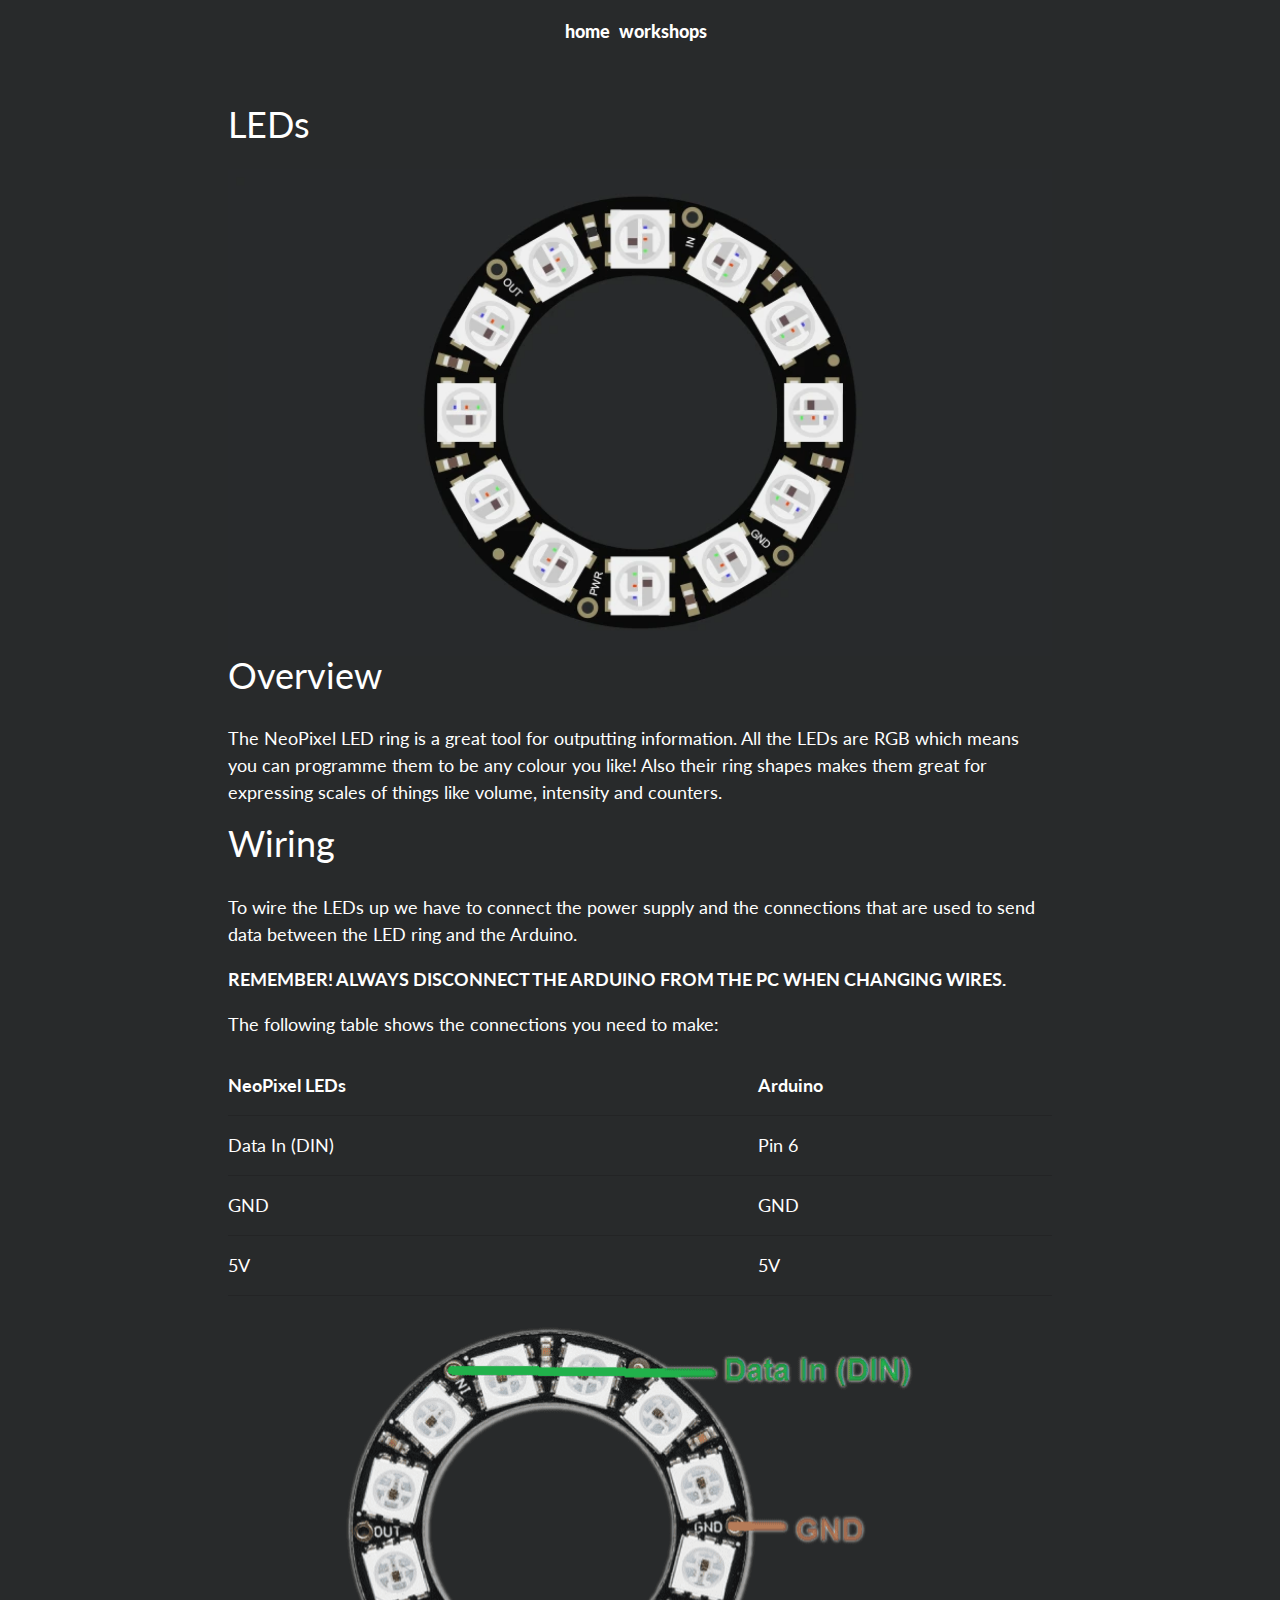
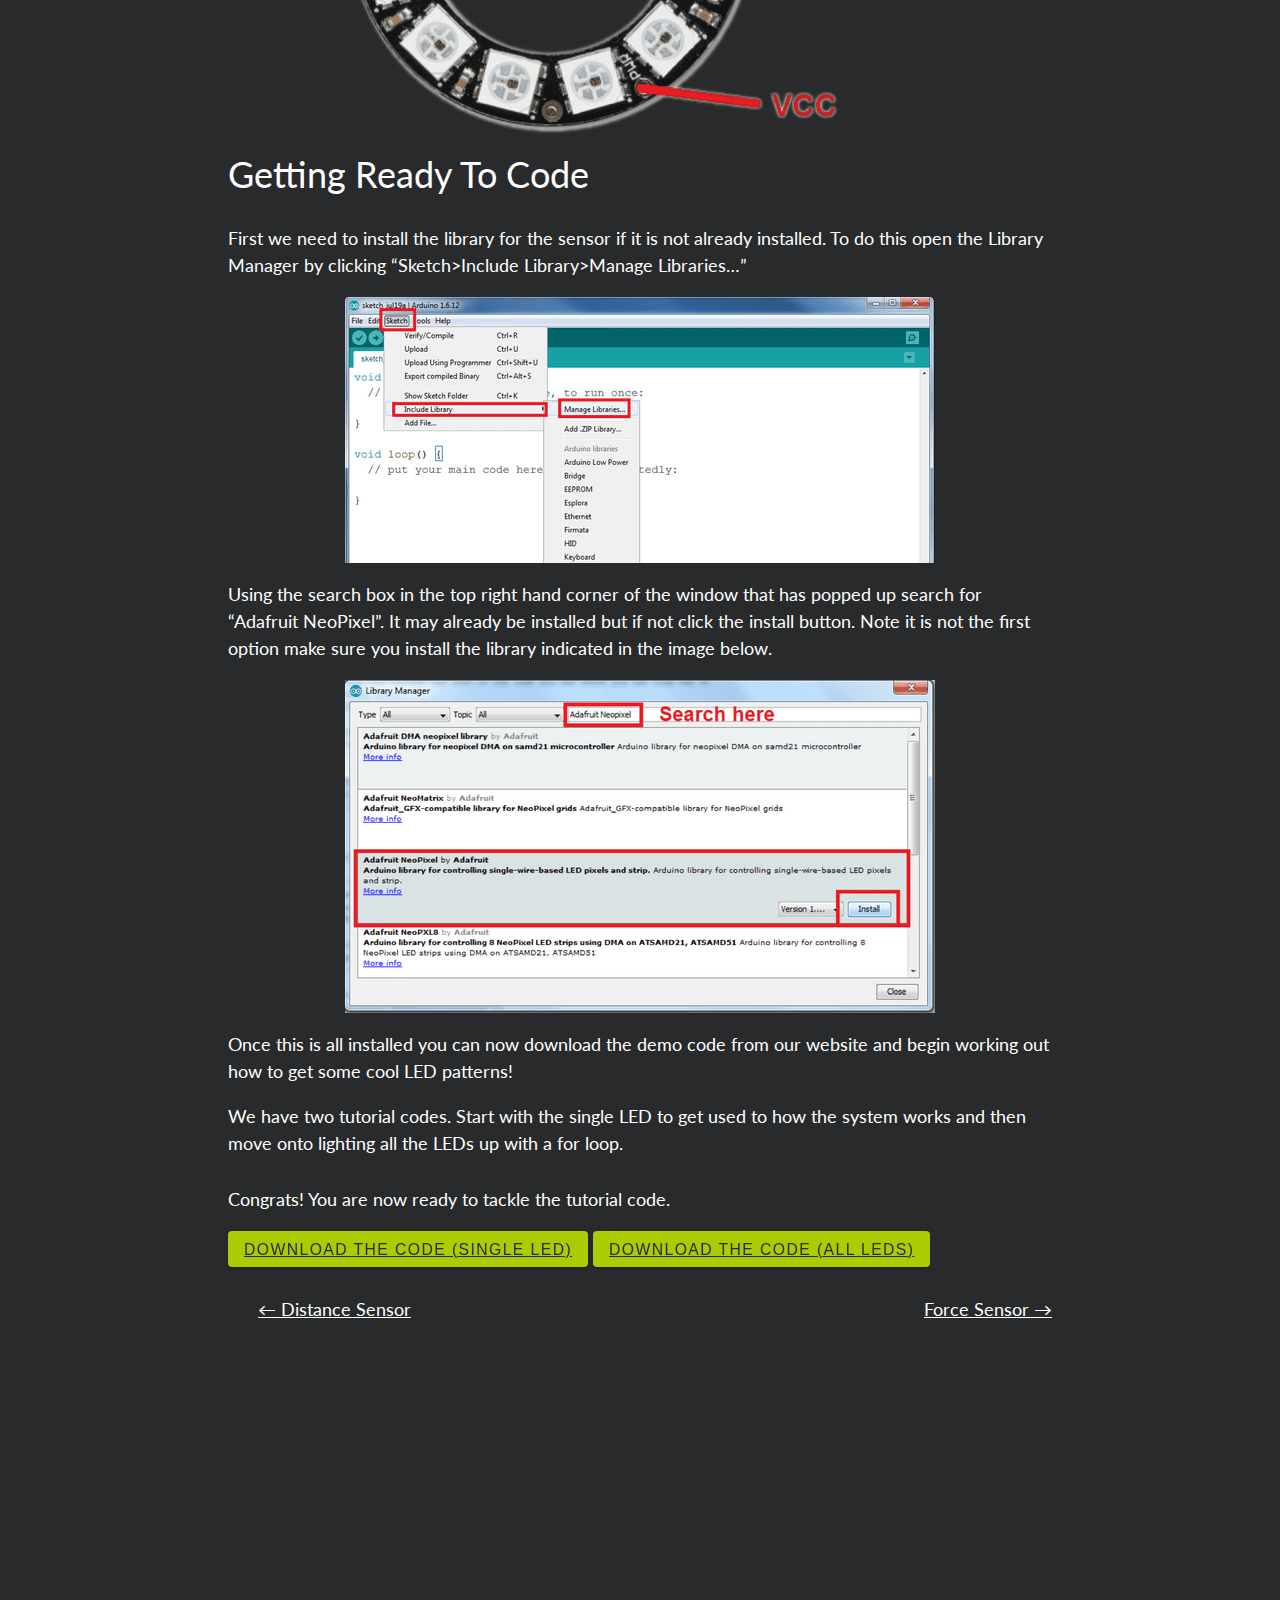
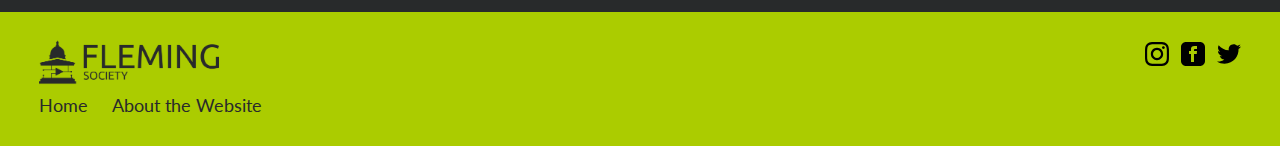
<file: leds/index.html>
<!DOCTYPE html><html lang="en"><head><meta charSet="utf-8"/><meta http-equiv="x-ua-compatible" content="ie=edge"/><meta name="viewport" content="width=device-width, initial-scale=1, shrink-to-fit=no"/><style id="typography.js">html{font-family:sans-serif;-ms-text-size-adjust:100%;-webkit-text-size-adjust:100%}body{margin:0}article,aside,details,figcaption,figure,footer,header,main,menu,nav,section,summary{display:block}audio,canvas,progress,video{display:inline-block}audio:not([controls]){display:none;height:0}progress{vertical-align:baseline}[hidden],template{display:none}a{background-color:transparent;-webkit-text-decoration-skip:objects}a:active,a:hover{outline-width:0}abbr[title]{border-bottom:none;text-decoration:underline;text-decoration:underline dotted}b,strong{font-weight:inherit;font-weight:bolder}dfn{font-style:italic}h1{font-size:2em;margin:.67em 0}mark{background-color:#ff0;color:#000}small{font-size:80%}sub,sup{font-size:75%;line-height:0;position:relative;vertical-align:baseline}sub{bottom:-.25em}sup{top:-.5em}img{border-style:none}svg:not(:root){overflow:hidden}code,kbd,pre,samp{font-family:monospace,monospace;font-size:1em}figure{margin:1em 40px}hr{box-sizing:content-box;height:0;overflow:visible}button,input,optgroup,select,textarea{font:inherit;margin:0}optgroup{font-weight:700}button,input{overflow:visible}button,select{text-transform:none}[type=reset],[type=submit],button,html [type=button]{-webkit-appearance:button}[type=button]::-moz-focus-inner,[type=reset]::-moz-focus-inner,[type=submit]::-moz-focus-inner,button::-moz-focus-inner{border-style:none;padding:0}[type=button]:-moz-focusring,[type=reset]:-moz-focusring,[type=submit]:-moz-focusring,button:-moz-focusring{outline:1px dotted ButtonText}fieldset{border:1px solid silver;margin:0 2px;padding:.35em .625em .75em}legend{box-sizing:border-box;color:inherit;display:table;max-width:100%;padding:0;white-space:normal}textarea{overflow:auto}[type=checkbox],[type=radio]{box-sizing:border-box;padding:0}[type=number]::-webkit-inner-spin-button,[type=number]::-webkit-outer-spin-button{height:auto}[type=search]{-webkit-appearance:textfield;outline-offset:-2px}[type=search]::-webkit-search-cancel-button,[type=search]::-webkit-search-decoration{-webkit-appearance:none}::-webkit-input-placeholder{color:inherit;opacity:.54}::-webkit-file-upload-button{-webkit-appearance:button;font:inherit}html{font:112.5%/1.666 'Lato',-apple-system,'BlinkMacSystemFont','Segoe UI','Roboto','Helvetica','Arial',sans-serif,'Apple Color Emoji','Segoe UI Emoji','Segoe UI Symbol';box-sizing:border-box;overflow-y:scroll;}*{box-sizing:inherit;}*:before{box-sizing:inherit;}*:after{box-sizing:inherit;}body{color:hsla(0,0%,0%,0.8);font-family:'Lato',-apple-system,'BlinkMacSystemFont','Segoe UI','Roboto','Helvetica','Arial',sans-serif,'Apple Color Emoji','Segoe UI Emoji','Segoe UI Symbol';font-weight:normal;word-wrap:break-word;font-kerning:normal;-moz-font-feature-settings:"kern", "liga", "clig", "calt";-ms-font-feature-settings:"kern", "liga", "clig", "calt";-webkit-font-feature-settings:"kern", "liga", "clig", "calt";font-feature-settings:"kern", "liga", "clig", "calt";}img{max-width:100%;margin-left:0;margin-right:0;margin-top:0;padding-bottom:0;padding-left:0;padding-right:0;padding-top:0;margin-bottom:0;}h1{margin-left:0;margin-right:0;margin-top:0;padding-bottom:0;padding-left:0;padding-right:0;padding-top:0;margin-bottom:1.666rem;color:inherit;font-family:'Lato',-apple-system,'BlinkMacSystemFont','Segoe UI','Roboto','Helvetica','Arial',sans-serif,'Apple Color Emoji','Segoe UI Emoji','Segoe UI Symbol';font-weight:400;text-rendering:optimizeLegibility;font-size:3.157rem;line-height:1.1;}h2{margin-left:0;margin-right:0;margin-top:0;padding-bottom:0;padding-left:0;padding-right:0;padding-top:0;margin-bottom:1.666rem;color:inherit;font-family:'Lato',-apple-system,'BlinkMacSystemFont','Segoe UI','Roboto','Helvetica','Arial',sans-serif,'Apple Color Emoji','Segoe UI Emoji','Segoe UI Symbol';font-weight:400;text-rendering:optimizeLegibility;font-size:1.99326rem;line-height:1.1;}h3{margin-left:0;margin-right:0;margin-top:0;padding-bottom:0;padding-left:0;padding-right:0;padding-top:0;margin-bottom:1.666rem;color:inherit;font-family:'Lato',-apple-system,'BlinkMacSystemFont','Segoe UI','Roboto','Helvetica','Arial',sans-serif,'Apple Color Emoji','Segoe UI Emoji','Segoe UI Symbol';font-weight:400;text-rendering:optimizeLegibility;font-size:1.58383rem;line-height:1.1;}h4{margin-left:0;margin-right:0;margin-top:0;padding-bottom:0;padding-left:0;padding-right:0;padding-top:0;margin-bottom:1.666rem;color:inherit;font-family:'Lato',-apple-system,'BlinkMacSystemFont','Segoe UI','Roboto','Helvetica','Arial',sans-serif,'Apple Color Emoji','Segoe UI Emoji','Segoe UI Symbol';font-weight:400;text-rendering:optimizeLegibility;font-size:1rem;line-height:1.1;}h5{margin-left:0;margin-right:0;margin-top:0;padding-bottom:0;padding-left:0;padding-right:0;padding-top:0;margin-bottom:1.666rem;color:inherit;font-family:'Lato',-apple-system,'BlinkMacSystemFont','Segoe UI','Roboto','Helvetica','Arial',sans-serif,'Apple Color Emoji','Segoe UI Emoji','Segoe UI Symbol';font-weight:400;text-rendering:optimizeLegibility;font-size:0.79459rem;line-height:1.1;}h6{margin-left:0;margin-right:0;margin-top:0;padding-bottom:0;padding-left:0;padding-right:0;padding-top:0;margin-bottom:1.666rem;color:inherit;font-family:'Lato',-apple-system,'BlinkMacSystemFont','Segoe UI','Roboto','Helvetica','Arial',sans-serif,'Apple Color Emoji','Segoe UI Emoji','Segoe UI Symbol';font-weight:400;text-rendering:optimizeLegibility;font-size:0.7083rem;line-height:1.1;}hgroup{margin-left:0;margin-right:0;margin-top:0;padding-bottom:0;padding-left:0;padding-right:0;padding-top:0;margin-bottom:1.666rem;}ul{margin-left:1.666rem;margin-right:0;margin-top:0;padding-bottom:0;padding-left:0;padding-right:0;padding-top:0;margin-bottom:1.666rem;list-style-position:outside;list-style-image:none;}ol{margin-left:1.666rem;margin-right:0;margin-top:0;padding-bottom:0;padding-left:0;padding-right:0;padding-top:0;margin-bottom:1.666rem;list-style-position:outside;list-style-image:none;}dl{margin-left:0;margin-right:0;margin-top:0;padding-bottom:0;padding-left:0;padding-right:0;padding-top:0;margin-bottom:1.666rem;}dd{margin-left:0;margin-right:0;margin-top:0;padding-bottom:0;padding-left:0;padding-right:0;padding-top:0;margin-bottom:1.666rem;}p{margin-left:0;margin-right:0;margin-top:0;padding-bottom:0;padding-left:0;padding-right:0;padding-top:0;margin-bottom:1.666rem;}figure{margin-left:0;margin-right:0;margin-top:0;padding-bottom:0;padding-left:0;padding-right:0;padding-top:0;margin-bottom:1.666rem;}pre{margin-left:0;margin-right:0;margin-top:0;padding-bottom:0;padding-left:0;padding-right:0;padding-top:0;margin-bottom:1.666rem;font-size:0.85rem;line-height:1.666rem;}table{margin-left:0;margin-right:0;margin-top:0;padding-bottom:0;padding-left:0;padding-right:0;padding-top:0;margin-bottom:1.666rem;font-size:1rem;line-height:1.666rem;border-collapse:collapse;width:100%;}fieldset{margin-left:0;margin-right:0;margin-top:0;padding-bottom:0;padding-left:0;padding-right:0;padding-top:0;margin-bottom:1.666rem;}blockquote{margin-left:1.666rem;margin-right:1.666rem;margin-top:0;padding-bottom:0;padding-left:0;padding-right:0;padding-top:0;margin-bottom:1.666rem;}form{margin-left:0;margin-right:0;margin-top:0;padding-bottom:0;padding-left:0;padding-right:0;padding-top:0;margin-bottom:1.666rem;}noscript{margin-left:0;margin-right:0;margin-top:0;padding-bottom:0;padding-left:0;padding-right:0;padding-top:0;margin-bottom:1.666rem;}iframe{margin-left:0;margin-right:0;margin-top:0;padding-bottom:0;padding-left:0;padding-right:0;padding-top:0;margin-bottom:1.666rem;}hr{margin-left:0;margin-right:0;margin-top:0;padding-bottom:0;padding-left:0;padding-right:0;padding-top:0;margin-bottom:calc(1.666rem - 1px);background:hsla(0,0%,0%,0.2);border:none;height:1px;}address{margin-left:0;margin-right:0;margin-top:0;padding-bottom:0;padding-left:0;padding-right:0;padding-top:0;margin-bottom:1.666rem;}b{font-weight:bold;}strong{font-weight:bold;}dt{font-weight:bold;}th{font-weight:bold;}li{margin-bottom:calc(1.666rem / 2);}ol li{padding-left:0;}ul li{padding-left:0;}li > ol{margin-left:1.666rem;margin-bottom:calc(1.666rem / 2);margin-top:calc(1.666rem / 2);}li > ul{margin-left:1.666rem;margin-bottom:calc(1.666rem / 2);margin-top:calc(1.666rem / 2);}blockquote *:last-child{margin-bottom:0;}li *:last-child{margin-bottom:0;}p *:last-child{margin-bottom:0;}li > p{margin-bottom:calc(1.666rem / 2);}code{font-size:0.85rem;line-height:1.666rem;}kbd{font-size:0.85rem;line-height:1.666rem;}samp{font-size:0.85rem;line-height:1.666rem;}abbr{border-bottom:1px dotted hsla(0,0%,0%,0.5);cursor:help;}acronym{border-bottom:1px dotted hsla(0,0%,0%,0.5);cursor:help;}abbr[title]{border-bottom:1px dotted hsla(0,0%,0%,0.5);cursor:help;text-decoration:none;}thead{text-align:left;}td,th{text-align:left;border-bottom:1px solid hsla(0,0%,0%,0.12);font-feature-settings:"tnum";-moz-font-feature-settings:"tnum";-ms-font-feature-settings:"tnum";-webkit-font-feature-settings:"tnum";padding-left:1.11067rem;padding-right:1.11067rem;padding-top:0.833rem;padding-bottom:calc(0.833rem - 1px);}th:first-child,td:first-child{padding-left:0;}th:last-child,td:last-child{padding-right:0;}</style><style data-href="/styles.bfc7fb55f547c01f3716.css">@import url(https://fonts.googleapis.com/css?family=Ubuntu&display=swap);@import url(https://fonts.googleapis.com/css?family=Lato&display=swap);.header-module--siteHeader--1O22-{margin:1rem auto;font-weight:900}.header-module--siteHeader--1O22->nav ul{text-align:center;list-style-type:none;margin:0;padding:0}.header-module--siteHeader--1O22->nav ul li{display:inline;margin-right:.5rem;font-family:Lato,sans-serif}.header-module--siteHeader--1O22->nav ul li:hover{border-bottom:2px solid var(--mdc-theme-primary)}.header-module--siteHeader--1O22->nav ul li a{text-decoration:none}.header-module--activeLink--1M5V6{border-bottom:2px solid var(--mdc-theme-primary)}.footer-module--siteFooter--1akTA{position:absolute;bottom:0;display:flex;flex-direction:column;justify-content:space-between;width:100%;padding:1.5rem;background-color:var(--mdc-theme-primary);color:var(--mdc-theme-on-primary)}.footer-module--footerNav--TcMbw{display:block}.footer-module--footerNav--TcMbw ul{list-style-type:none;margin:0;padding:0}.footer-module--footerLogo--iA_g7{margin:12px 0}.footer-module--footerNav--TcMbw ul li{display:block;margin:12px 0}.footer-module--footerNav2--1xjPK{display:block;text-align:left}.footer-module--footerNav2--1xjPK a{margin-right:12px}.footer-module--footerIcon--1eULs{vertical-align:middle;stroke:#282a2b}@media screen and (min-width:650px){.footer-module--siteFooter--1akTA{flex-direction:row}.footer-module--footerNav--TcMbw ul li{display:inline;margin:0 12px}.footer-module--footerLogo--iA_g7{margin:0 12px}.footer-module--footerNav2--1xjPK{text-align:right}}.centeredLayout-module--siteContainer--1MBQp{min-height:100vh;overflow:hidden;display:block;position:relative;padding-bottom:360px}.centeredLayout-module--siteMain--OpQAX{min-height:100%;margin:0 auto;max-width:860px;padding:1rem}.blogPost-module--blogPostContent--BAfg9 a{text-decoration:underline!important}.layout-module--siteContainer--16IDw{min-height:100vh;overflow:hidden;display:block;position:relative;padding-bottom:360px}.layout-module--siteMain--1ad9e{min-height:100%;margin:0 auto}

/*! normalize.css v8.0.1 | MIT License | github.com/necolas/normalize.css */html{line-height:1.15;-webkit-text-size-adjust:100%}body{margin:0}main{display:block}h1{font-size:2em;margin:.67em 0}hr{box-sizing:content-box;height:0;overflow:visible}pre{font-family:monospace,monospace;font-size:1em}a{background-color:transparent}abbr[title]{border-bottom:none;text-decoration:underline;-webkit-text-decoration:underline dotted;text-decoration:underline dotted}b,strong{font-weight:bolder}code,kbd,samp{font-family:monospace,monospace;font-size:1em}small{font-size:80%}sub,sup{font-size:75%;line-height:0;position:relative;vertical-align:baseline}sub{bottom:-.25em}sup{top:-.5em}img{border-style:none}button,input,optgroup,select,textarea{font-family:inherit;font-size:100%;line-height:1.15;margin:0}button,input{overflow:visible}button,select{text-transform:none}[type=button],[type=reset],[type=submit],button{-webkit-appearance:button}[type=button]::-moz-focus-inner,[type=reset]::-moz-focus-inner,[type=submit]::-moz-focus-inner,button::-moz-focus-inner{border-style:none;padding:0}[type=button]:-moz-focusring,[type=reset]:-moz-focusring,[type=submit]:-moz-focusring,button:-moz-focusring{outline:1px dotted ButtonText}fieldset{padding:.35em .75em .625em}legend{box-sizing:border-box;color:inherit;display:table;max-width:100%;padding:0;white-space:normal}progress{vertical-align:baseline}textarea{overflow:auto}[type=checkbox],[type=radio]{box-sizing:border-box;padding:0}[type=number]::-webkit-inner-spin-button,[type=number]::-webkit-outer-spin-button{height:auto}[type=search]{-webkit-appearance:textfield;outline-offset:-2px}[type=search]::-webkit-search-decoration{-webkit-appearance:none}::-webkit-file-upload-button{-webkit-appearance:button;font:inherit}details{display:block}summary{display:list-item}[hidden],template{display:none}:root{--mdc-theme-primary:#abcc00;--mdc-theme-on-primary:#282a2b;--mdc-theme-secondary:#fff;--mdc-theme-on-secondary:#282a2b;--mdc-theme-surface:#3a3e42;--mdc-theme-background:#282a2b;--mdc-theme-on-background:#fff}@font-face{font-family:Material Icons;font-style:normal;font-weight:400;src:local("Material Icons Regular"),local("MaterialIcons-Regular"),url(https://fonts.gstatic.com/s/materialicons/v47/flUhRq6tzZclQEJ-Vdg-IuiaDsNc.woff2) format("woff2");font-display:swap}.material-icons{font-family:Material Icons;font-weight:400;font-style:normal;font-size:24px;line-height:1;letter-spacing:normal;text-transform:none;display:inline-block;white-space:nowrap;word-wrap:normal;direction:ltr;-webkit-font-feature-settings:"liga";-webkit-font-smoothing:antialiased}.anoun-title{font-family:Playfair Display,serif;font-weight:900;color:var(--mdc-theme-primary)}.fleming-title{font-family:Ubuntu,sans-serif;font-style:normal;font-weight:700}@-webkit-keyframes mdc-ripple-fg-radius-in{0%{-webkit-animation-timing-function:cubic-bezier(.4,0,.2,1);animation-timing-function:cubic-bezier(.4,0,.2,1);-webkit-transform:translate(var(--mdc-ripple-fg-translate-start,0)) scale(1);transform:translate(var(--mdc-ripple-fg-translate-start,0)) scale(1)}to{-webkit-transform:translate(var(--mdc-ripple-fg-translate-end,0)) scale(var(--mdc-ripple-fg-scale,1));transform:translate(var(--mdc-ripple-fg-translate-end,0)) scale(var(--mdc-ripple-fg-scale,1))}}@keyframes mdc-ripple-fg-radius-in{0%{-webkit-animation-timing-function:cubic-bezier(.4,0,.2,1);animation-timing-function:cubic-bezier(.4,0,.2,1);-webkit-transform:translate(var(--mdc-ripple-fg-translate-start,0)) scale(1);transform:translate(var(--mdc-ripple-fg-translate-start,0)) scale(1)}to{-webkit-transform:translate(var(--mdc-ripple-fg-translate-end,0)) scale(var(--mdc-ripple-fg-scale,1));transform:translate(var(--mdc-ripple-fg-translate-end,0)) scale(var(--mdc-ripple-fg-scale,1))}}@-webkit-keyframes mdc-ripple-fg-opacity-in{0%{-webkit-animation-timing-function:linear;animation-timing-function:linear;opacity:0}to{opacity:var(--mdc-ripple-fg-opacity,0)}}@keyframes mdc-ripple-fg-opacity-in{0%{-webkit-animation-timing-function:linear;animation-timing-function:linear;opacity:0}to{opacity:var(--mdc-ripple-fg-opacity,0)}}@-webkit-keyframes mdc-ripple-fg-opacity-out{0%{-webkit-animation-timing-function:linear;animation-timing-function:linear;opacity:var(--mdc-ripple-fg-opacity,0)}to{opacity:0}}@keyframes mdc-ripple-fg-opacity-out{0%{-webkit-animation-timing-function:linear;animation-timing-function:linear;opacity:var(--mdc-ripple-fg-opacity,0)}to{opacity:0}}.mdc-ripple-surface--test-edge-var-bug{--mdc-ripple-surface-test-edge-var:1px solid #000;visibility:hidden}.mdc-ripple-surface--test-edge-var-bug:before{border:var(--mdc-ripple-surface-test-edge-var)}.material-icons--ripple-surface{--mdc-ripple-fg-size:0;--mdc-ripple-left:0;--mdc-ripple-top:0;--mdc-ripple-fg-scale:1;--mdc-ripple-fg-translate-end:0;--mdc-ripple-fg-translate-start:0;-webkit-tap-highlight-color:rgba(0,0,0,0);will-change:transform,opacity}.material-icons--ripple-surface:after,.material-icons--ripple-surface:before{position:absolute;border-radius:50%;opacity:0;pointer-events:none;content:""}.material-icons--ripple-surface:before{-webkit-transition:opacity 15ms linear,background-color 15ms linear;transition:opacity 15ms linear,background-color 15ms linear;z-index:1}.material-icons--ripple-surface.mdc-ripple-upgraded:before{-webkit-transform:scale(var(--mdc-ripple-fg-scale,1));transform:scale(var(--mdc-ripple-fg-scale,1))}.material-icons--ripple-surface.mdc-ripple-upgraded:after{top:0;left:0;-webkit-transform:scale(0);transform:scale(0);-webkit-transform-origin:center center;transform-origin:center center}.material-icons--ripple-surface.mdc-ripple-upgraded--unbounded:after{top:var(--mdc-ripple-top,0);left:var(--mdc-ripple-left,0)}.material-icons--ripple-surface.mdc-ripple-upgraded--foreground-activation:after{-webkit-animation:mdc-ripple-fg-radius-in 225ms forwards,mdc-ripple-fg-opacity-in 75ms forwards;animation:mdc-ripple-fg-radius-in 225ms forwards,mdc-ripple-fg-opacity-in 75ms forwards}.material-icons--ripple-surface.mdc-ripple-upgraded--foreground-deactivation:after{-webkit-animation:mdc-ripple-fg-opacity-out .15s;animation:mdc-ripple-fg-opacity-out .15s;-webkit-transform:translate(var(--mdc-ripple-fg-translate-end,0)) scale(var(--mdc-ripple-fg-scale,1));transform:translate(var(--mdc-ripple-fg-translate-end,0)) scale(var(--mdc-ripple-fg-scale,1))}.material-icons--ripple-surface:after,.material-icons--ripple-surface:before{top:-50%;left:-50%;width:200%;height:200%}.material-icons--ripple-surface.mdc-ripple-upgraded:after{width:var(--mdc-ripple-fg-size,100%);height:var(--mdc-ripple-fg-size,100%)}.material-icons--ripple-surface:after,.material-icons--ripple-surface:before{background-color:#000}.material-icons--ripple-surface:hover:before{opacity:.04}.material-icons--ripple-surface.mdc-ripple-upgraded--background-focused:before,.material-icons--ripple-surface:not(.mdc-ripple-upgraded):focus:before{-webkit-transition-duration:75ms;transition-duration:75ms;opacity:.12}.material-icons--ripple-surface:not(.mdc-ripple-upgraded):after{-webkit-transition:opacity .15s linear;transition:opacity .15s linear}.material-icons--ripple-surface:not(.mdc-ripple-upgraded):active:after{-webkit-transition-duration:75ms;transition-duration:75ms;opacity:.12}.material-icons--ripple-surface.mdc-ripple-upgraded{--mdc-ripple-fg-opacity:0.12}.mdc-card{border-radius:4px;background-color:#fff;background-color:var(--mdc-theme-surface,#fff);display:flex;flex-direction:column;box-sizing:border-box}.mdc-card--outlined{box-shadow:0 0 0 0 rgba(0,0,0,.2),0 0 0 0 rgba(0,0,0,.14),0 0 0 0 rgba(0,0,0,.12);border:1px solid #e0e0e0}.mdc-card__media{position:relative;box-sizing:border-box;background-repeat:no-repeat;background-position:50%;background-size:cover}.mdc-card__media:before{display:block;content:""}.mdc-card__media:first-child{border-top-left-radius:inherit;border-top-right-radius:inherit}.mdc-card__media:last-child{border-bottom-left-radius:inherit;border-bottom-right-radius:inherit}.mdc-card__media--square:before{margin-top:100%}.mdc-card__media--16-9:before{margin-top:56.25%}.mdc-card__media-content{position:absolute;top:0;right:0;bottom:0;left:0;box-sizing:border-box}.mdc-card__primary-action{display:flex;flex-direction:column;box-sizing:border-box;position:relative;outline:none;color:inherit;text-decoration:none;cursor:pointer;overflow:hidden}.mdc-card__primary-action:first-child{border-top-left-radius:inherit;border-top-right-radius:inherit}.mdc-card__primary-action:last-child{border-bottom-left-radius:inherit;border-bottom-right-radius:inherit}.mdc-card__actions{display:flex;flex-direction:row;align-items:center;box-sizing:border-box;min-height:52px;padding:8px}.mdc-card__actions--full-bleed{padding:0}.mdc-card__action-buttons,.mdc-card__action-icons{display:flex;flex-direction:row;align-items:center;box-sizing:border-box}.mdc-card__action-icons{color:rgba(0,0,0,.6);flex-grow:1;justify-content:flex-end}.mdc-card__action-buttons+.mdc-card__action-icons{margin-left:16px;margin-right:0}.mdc-card__action-buttons+.mdc-card__action-icons[dir=rtl],[dir=rtl] .mdc-card__action-buttons+.mdc-card__action-icons{margin-left:0;margin-right:16px}.mdc-card__action{display:inline-flex;flex-direction:row;align-items:center;box-sizing:border-box;justify-content:center;cursor:pointer;-webkit-user-select:none;-moz-user-select:none;-ms-user-select:none;user-select:none}.mdc-card__action:focus{outline:none}.mdc-card__action--button{margin-left:0;margin-right:8px;padding:0 8px}.mdc-card__action--button[dir=rtl],[dir=rtl] .mdc-card__action--button{margin-left:8px;margin-right:0}.mdc-card__action--button:last-child,.mdc-card__action--button:last-child[dir=rtl],[dir=rtl] .mdc-card__action--button:last-child{margin-left:0;margin-right:0}.mdc-card__actions--full-bleed .mdc-card__action--button{justify-content:space-between;width:100%;height:auto;max-height:none;margin:0;padding:8px 16px;text-align:left}.mdc-card__actions--full-bleed .mdc-card__action--button[dir=rtl],[dir=rtl] .mdc-card__actions--full-bleed .mdc-card__action--button{text-align:right}.mdc-card__action--icon{margin:-6px 0;padding:12px}.mdc-card__action--icon:not(:disabled){color:rgba(0,0,0,.6)}.mdc-card__primary-action{--mdc-ripple-fg-size:0;--mdc-ripple-left:0;--mdc-ripple-top:0;--mdc-ripple-fg-scale:1;--mdc-ripple-fg-translate-end:0;--mdc-ripple-fg-translate-start:0;-webkit-tap-highlight-color:rgba(0,0,0,0);will-change:transform,opacity}.mdc-card__primary-action:after,.mdc-card__primary-action:before{position:absolute;border-radius:50%;opacity:0;pointer-events:none;content:""}.mdc-card__primary-action:before{-webkit-transition:opacity 15ms linear,background-color 15ms linear;transition:opacity 15ms linear,background-color 15ms linear;z-index:1}.mdc-card__primary-action.mdc-ripple-upgraded:before{-webkit-transform:scale(var(--mdc-ripple-fg-scale,1));transform:scale(var(--mdc-ripple-fg-scale,1))}.mdc-card__primary-action.mdc-ripple-upgraded:after{top:0;left:0;-webkit-transform:scale(0);transform:scale(0);-webkit-transform-origin:center center;transform-origin:center center}.mdc-card__primary-action.mdc-ripple-upgraded--unbounded:after{top:var(--mdc-ripple-top,0);left:var(--mdc-ripple-left,0)}.mdc-card__primary-action.mdc-ripple-upgraded--foreground-activation:after{-webkit-animation:mdc-ripple-fg-radius-in 225ms forwards,mdc-ripple-fg-opacity-in 75ms forwards;animation:mdc-ripple-fg-radius-in 225ms forwards,mdc-ripple-fg-opacity-in 75ms forwards}.mdc-card__primary-action.mdc-ripple-upgraded--foreground-deactivation:after{-webkit-animation:mdc-ripple-fg-opacity-out .15s;animation:mdc-ripple-fg-opacity-out .15s;-webkit-transform:translate(var(--mdc-ripple-fg-translate-end,0)) scale(var(--mdc-ripple-fg-scale,1));transform:translate(var(--mdc-ripple-fg-translate-end,0)) scale(var(--mdc-ripple-fg-scale,1))}.mdc-card__primary-action:after,.mdc-card__primary-action:before{top:-50%;left:-50%;width:200%;height:200%}.mdc-card__primary-action.mdc-ripple-upgraded:after{width:var(--mdc-ripple-fg-size,100%);height:var(--mdc-ripple-fg-size,100%)}.mdc-card__primary-action:after,.mdc-card__primary-action:before{background-color:#000}.mdc-card__primary-action:hover:before{opacity:.04}.mdc-card__primary-action.mdc-ripple-upgraded--background-focused:before,.mdc-card__primary-action:not(.mdc-ripple-upgraded):focus:before{-webkit-transition-duration:75ms;transition-duration:75ms;opacity:.12}.mdc-card__primary-action:not(.mdc-ripple-upgraded):after{-webkit-transition:opacity .15s linear;transition:opacity .15s linear}.mdc-card__primary-action:not(.mdc-ripple-upgraded):active:after{-webkit-transition-duration:75ms;transition-duration:75ms;opacity:.12}.mdc-card__primary-action.mdc-ripple-upgraded{--mdc-ripple-fg-opacity:0.12}.mdc-button{font-family:Roboto,sans-serif;-moz-osx-font-smoothing:grayscale;-webkit-font-smoothing:antialiased;font-size:.875rem;line-height:2.25rem;font-weight:500;letter-spacing:.08929em;text-decoration:none;text-transform:uppercase;padding:0 8px;display:inline-flex;position:relative;align-items:center;justify-content:center;box-sizing:border-box;min-width:64px;height:36px;border:none;outline:none;line-height:inherit;-webkit-user-select:none;-moz-user-select:none;-ms-user-select:none;user-select:none;-webkit-appearance:none;overflow:hidden;vertical-align:middle;border-radius:4px}.mdc-button::-moz-focus-inner{padding:0;border:0}.mdc-button:active{outline:none}.mdc-button:hover{cursor:pointer}.mdc-button:disabled{background-color:transparent;color:rgba(0,0,0,.37);cursor:default;pointer-events:none}.mdc-button.mdc-button--dense{border-radius:4px}.mdc-button:not(:disabled){background-color:transparent}.mdc-button .mdc-button__icon{margin-left:0;margin-right:8px;display:inline-block;width:18px;height:18px;font-size:18px;vertical-align:top}.mdc-button .mdc-button__icon[dir=rtl],[dir=rtl] .mdc-button .mdc-button__icon{margin-left:8px;margin-right:0}.mdc-button:not(:disabled){color:#6200ee;color:var(--mdc-theme-primary,#6200ee)}.mdc-button__label+.mdc-button__icon{margin-left:8px;margin-right:0}.mdc-button__label+.mdc-button__icon[dir=rtl],[dir=rtl] .mdc-button__label+.mdc-button__icon{margin-left:0;margin-right:8px}svg.mdc-button__icon{fill:currentColor}.mdc-button--outlined .mdc-button__icon,.mdc-button--raised .mdc-button__icon,.mdc-button--unelevated .mdc-button__icon{margin-left:-4px;margin-right:8px}.mdc-button--outlined .mdc-button__icon[dir=rtl],.mdc-button--outlined .mdc-button__label+.mdc-button__icon,.mdc-button--raised .mdc-button__icon[dir=rtl],.mdc-button--raised .mdc-button__label+.mdc-button__icon,.mdc-button--unelevated .mdc-button__icon[dir=rtl],.mdc-button--unelevated .mdc-button__label+.mdc-button__icon,[dir=rtl] .mdc-button--outlined .mdc-button__icon,[dir=rtl] .mdc-button--raised .mdc-button__icon,[dir=rtl] .mdc-button--unelevated .mdc-button__icon{margin-left:8px;margin-right:-4px}.mdc-button--outlined .mdc-button__label+.mdc-button__icon[dir=rtl],.mdc-button--raised .mdc-button__label+.mdc-button__icon[dir=rtl],.mdc-button--unelevated .mdc-button__label+.mdc-button__icon[dir=rtl],[dir=rtl] .mdc-button--outlined .mdc-button__label+.mdc-button__icon,[dir=rtl] .mdc-button--raised .mdc-button__label+.mdc-button__icon,[dir=rtl] .mdc-button--unelevated .mdc-button__label+.mdc-button__icon{margin-left:-4px;margin-right:8px}.mdc-button--raised,.mdc-button--unelevated{padding:0 16px}.mdc-button--raised:disabled,.mdc-button--unelevated:disabled{background-color:rgba(0,0,0,.12);color:rgba(0,0,0,.37)}.mdc-button--raised:not(:disabled),.mdc-button--unelevated:not(:disabled){background-color:#6200ee}@supports not (-ms-ime-align:auto){.mdc-button--raised:not(:disabled),.mdc-button--unelevated:not(:disabled){background-color:var(--mdc-theme-primary,#6200ee)}}.mdc-button--raised:not(:disabled),.mdc-button--unelevated:not(:disabled){color:#fff;color:var(--mdc-theme-on-primary,#fff)}.mdc-button--raised{box-shadow:0 3px 1px -2px rgba(0,0,0,.2),0 2px 2px 0 rgba(0,0,0,.14),0 1px 5px 0 rgba(0,0,0,.12);-webkit-transition:box-shadow .28s cubic-bezier(.4,0,.2,1);transition:box-shadow .28s cubic-bezier(.4,0,.2,1)}.mdc-button--raised:focus,.mdc-button--raised:hover{box-shadow:0 2px 4px -1px rgba(0,0,0,.2),0 4px 5px 0 rgba(0,0,0,.14),0 1px 10px 0 rgba(0,0,0,.12)}.mdc-button--raised:active{box-shadow:0 5px 5px -3px rgba(0,0,0,.2),0 8px 10px 1px rgba(0,0,0,.14),0 3px 14px 2px rgba(0,0,0,.12)}.mdc-button--raised:disabled{box-shadow:0 0 0 0 rgba(0,0,0,.2),0 0 0 0 rgba(0,0,0,.14),0 0 0 0 rgba(0,0,0,.12)}.mdc-button--outlined{border-style:solid;padding:0 14px;border-width:2px}.mdc-button--outlined:disabled{border-color:rgba(0,0,0,.37)}.mdc-button--outlined:not(:disabled){border-color:#6200ee;border-color:var(--mdc-theme-primary,#6200ee)}.mdc-button--dense{height:32px;font-size:.8125rem}.mdc-button{--mdc-ripple-fg-size:0;--mdc-ripple-left:0;--mdc-ripple-top:0;--mdc-ripple-fg-scale:1;--mdc-ripple-fg-translate-end:0;--mdc-ripple-fg-translate-start:0;-webkit-tap-highlight-color:rgba(0,0,0,0);will-change:transform,opacity}.mdc-button:after,.mdc-button:before{position:absolute;border-radius:50%;opacity:0;pointer-events:none;content:""}.mdc-button:before{-webkit-transition:opacity 15ms linear,background-color 15ms linear;transition:opacity 15ms linear,background-color 15ms linear;z-index:1}.mdc-button.mdc-ripple-upgraded:before{-webkit-transform:scale(var(--mdc-ripple-fg-scale,1));transform:scale(var(--mdc-ripple-fg-scale,1))}.mdc-button.mdc-ripple-upgraded:after{top:0;left:0;-webkit-transform:scale(0);transform:scale(0);-webkit-transform-origin:center center;transform-origin:center center}.mdc-button.mdc-ripple-upgraded--unbounded:after{top:var(--mdc-ripple-top,0);left:var(--mdc-ripple-left,0)}.mdc-button.mdc-ripple-upgraded--foreground-activation:after{-webkit-animation:mdc-ripple-fg-radius-in 225ms forwards,mdc-ripple-fg-opacity-in 75ms forwards;animation:mdc-ripple-fg-radius-in 225ms forwards,mdc-ripple-fg-opacity-in 75ms forwards}.mdc-button.mdc-ripple-upgraded--foreground-deactivation:after{-webkit-animation:mdc-ripple-fg-opacity-out .15s;animation:mdc-ripple-fg-opacity-out .15s;-webkit-transform:translate(var(--mdc-ripple-fg-translate-end,0)) scale(var(--mdc-ripple-fg-scale,1));transform:translate(var(--mdc-ripple-fg-translate-end,0)) scale(var(--mdc-ripple-fg-scale,1))}.mdc-button:after,.mdc-button:before{top:-50%;left:-50%;width:200%;height:200%}.mdc-button.mdc-ripple-upgraded:after{width:var(--mdc-ripple-fg-size,100%);height:var(--mdc-ripple-fg-size,100%)}.mdc-button:after,.mdc-button:before{background-color:#6200ee}@supports not (-ms-ime-align:auto){.mdc-button:after,.mdc-button:before{background-color:var(--mdc-theme-primary,#6200ee)}}.mdc-button:hover:before{opacity:.04}.mdc-button.mdc-ripple-upgraded--background-focused:before,.mdc-button:not(.mdc-ripple-upgraded):focus:before{-webkit-transition-duration:75ms;transition-duration:75ms;opacity:.12}.mdc-button:not(.mdc-ripple-upgraded):after{-webkit-transition:opacity .15s linear;transition:opacity .15s linear}.mdc-button:not(.mdc-ripple-upgraded):active:after{-webkit-transition-duration:75ms;transition-duration:75ms;opacity:.12}.mdc-button.mdc-ripple-upgraded{--mdc-ripple-fg-opacity:0.12}.mdc-button--raised:after,.mdc-button--raised:before,.mdc-button--unelevated:after,.mdc-button--unelevated:before{background-color:#fff}@supports not (-ms-ime-align:auto){.mdc-button--raised:after,.mdc-button--raised:before,.mdc-button--unelevated:after,.mdc-button--unelevated:before{background-color:var(--mdc-theme-on-primary,#fff)}}.mdc-button--raised:hover:before,.mdc-button--unelevated:hover:before{opacity:.08}.mdc-button--raised.mdc-ripple-upgraded--background-focused:before,.mdc-button--raised:not(.mdc-ripple-upgraded):focus:before,.mdc-button--unelevated.mdc-ripple-upgraded--background-focused:before,.mdc-button--unelevated:not(.mdc-ripple-upgraded):focus:before{-webkit-transition-duration:75ms;transition-duration:75ms;opacity:.24}.mdc-button--raised:not(.mdc-ripple-upgraded):after,.mdc-button--unelevated:not(.mdc-ripple-upgraded):after{-webkit-transition:opacity .15s linear;transition:opacity .15s linear}.mdc-button--raised:not(.mdc-ripple-upgraded):active:after,.mdc-button--unelevated:not(.mdc-ripple-upgraded):active:after{-webkit-transition-duration:75ms;transition-duration:75ms;opacity:.24}.mdc-button--raised.mdc-ripple-upgraded,.mdc-button--unelevated.mdc-ripple-upgraded{--mdc-ripple-fg-opacity:0.24}.mdc-floating-label{font-family:Roboto,sans-serif;-moz-osx-font-smoothing:grayscale;-webkit-font-smoothing:antialiased;font-size:1rem;line-height:1.75rem;font-weight:400;letter-spacing:.00937em;text-decoration:inherit;text-transform:inherit;position:absolute;left:0;-webkit-transform-origin:left top;transform-origin:left top;-webkit-transition:color .15s cubic-bezier(.4,0,.2,1),-webkit-transform .15s cubic-bezier(.4,0,.2,1);transition:color .15s cubic-bezier(.4,0,.2,1),-webkit-transform .15s cubic-bezier(.4,0,.2,1);transition:transform .15s cubic-bezier(.4,0,.2,1),color .15s cubic-bezier(.4,0,.2,1);transition:transform .15s cubic-bezier(.4,0,.2,1),color .15s cubic-bezier(.4,0,.2,1),-webkit-transform .15s cubic-bezier(.4,0,.2,1);line-height:1.15rem;text-align:left;text-overflow:ellipsis;white-space:nowrap;cursor:text;overflow:hidden;will-change:transform}.mdc-floating-label[dir=rtl],[dir=rtl] .mdc-floating-label{right:0;left:auto;-webkit-transform-origin:right top;transform-origin:right top;text-align:right}.mdc-floating-label--float-above{cursor:auto;-webkit-transform:translateY(-50%) scale(.75);transform:translateY(-50%) scale(.75)}.mdc-floating-label--shake{-webkit-animation:mdc-floating-label-shake-float-above-standard .25s 1;animation:mdc-floating-label-shake-float-above-standard .25s 1}@-webkit-keyframes mdc-floating-label-shake-float-above-standard{0%{-webkit-transform:translateX(0) translateY(-50%) scale(.75);transform:translateX(0) translateY(-50%) scale(.75)}33%{-webkit-animation-timing-function:cubic-bezier(.5,0,.70173,.49582);animation-timing-function:cubic-bezier(.5,0,.70173,.49582);-webkit-transform:translateX(4%) translateY(-50%) scale(.75);transform:translateX(4%) translateY(-50%) scale(.75)}66%{-webkit-animation-timing-function:cubic-bezier(.30244,.38135,.55,.95635);animation-timing-function:cubic-bezier(.30244,.38135,.55,.95635);-webkit-transform:translateX(-4%) translateY(-50%) scale(.75);transform:translateX(-4%) translateY(-50%) scale(.75)}to{-webkit-transform:translateX(0) translateY(-50%) scale(.75);transform:translateX(0) translateY(-50%) scale(.75)}}@keyframes mdc-floating-label-shake-float-above-standard{0%{-webkit-transform:translateX(0) translateY(-50%) scale(.75);transform:translateX(0) translateY(-50%) scale(.75)}33%{-webkit-animation-timing-function:cubic-bezier(.5,0,.70173,.49582);animation-timing-function:cubic-bezier(.5,0,.70173,.49582);-webkit-transform:translateX(4%) translateY(-50%) scale(.75);transform:translateX(4%) translateY(-50%) scale(.75)}66%{-webkit-animation-timing-function:cubic-bezier(.30244,.38135,.55,.95635);animation-timing-function:cubic-bezier(.30244,.38135,.55,.95635);-webkit-transform:translateX(-4%) translateY(-50%) scale(.75);transform:translateX(-4%) translateY(-50%) scale(.75)}to{-webkit-transform:translateX(0) translateY(-50%) scale(.75);transform:translateX(0) translateY(-50%) scale(.75)}}.mdc-line-ripple{position:absolute;bottom:0;left:0;width:100%;height:2px;-webkit-transform:scaleX(0);transform:scaleX(0);-webkit-transition:opacity .18s cubic-bezier(.4,0,.2,1),-webkit-transform .18s cubic-bezier(.4,0,.2,1);transition:opacity .18s cubic-bezier(.4,0,.2,1),-webkit-transform .18s cubic-bezier(.4,0,.2,1);transition:transform .18s cubic-bezier(.4,0,.2,1),opacity .18s cubic-bezier(.4,0,.2,1);transition:transform .18s cubic-bezier(.4,0,.2,1),opacity .18s cubic-bezier(.4,0,.2,1),-webkit-transform .18s cubic-bezier(.4,0,.2,1);opacity:0;z-index:2}.mdc-line-ripple--active{-webkit-transform:scaleX(1);transform:scaleX(1);opacity:1}.mdc-line-ripple--deactivating{opacity:0}.mdc-notched-outline{display:flex;position:absolute;right:0;left:0;box-sizing:border-box;width:100%;max-width:100%;height:100%;text-align:left;pointer-events:none}.mdc-notched-outline[dir=rtl],[dir=rtl] .mdc-notched-outline{text-align:right}.mdc-notched-outline__leading,.mdc-notched-outline__notch,.mdc-notched-outline__trailing{box-sizing:border-box;height:100%;-webkit-transition:border .15s cubic-bezier(.4,0,.2,1);transition:border .15s cubic-bezier(.4,0,.2,1);border-top:1px solid;border-bottom:1px solid;pointer-events:none}.mdc-notched-outline__leading{border-left:1px solid;border-right:none;width:12px}.mdc-notched-outline__leading[dir=rtl],.mdc-notched-outline__trailing,[dir=rtl] .mdc-notched-outline__leading{border-left:none;border-right:1px solid}.mdc-notched-outline__trailing{flex-grow:1}.mdc-notched-outline__trailing[dir=rtl],[dir=rtl] .mdc-notched-outline__trailing{border-left:1px solid;border-right:none}.mdc-notched-outline__notch{flex:0 0 auto;width:auto;max-width:calc(100% - 24px)}.mdc-notched-outline .mdc-floating-label{display:inline-block;position:relative;top:17px;bottom:auto;max-width:100%}.mdc-notched-outline .mdc-floating-label--float-above{text-overflow:clip}.mdc-notched-outline--upgraded .mdc-floating-label--float-above{max-width:133.33333%}.mdc-notched-outline--notched .mdc-notched-outline__notch{padding-left:0;padding-right:8px;border-top:none}.mdc-notched-outline--notched .mdc-notched-outline__notch[dir=rtl],[dir=rtl] .mdc-notched-outline--notched .mdc-notched-outline__notch{padding-left:8px;padding-right:0}.mdc-notched-outline--no-label .mdc-notched-outline__notch{padding:0}.mdc-text-field-helper-text{font-family:Roboto,sans-serif;-moz-osx-font-smoothing:grayscale;-webkit-font-smoothing:antialiased;font-size:.75rem;line-height:1.25rem;font-weight:400;letter-spacing:.03333em;text-decoration:inherit;text-transform:inherit;display:block;line-height:normal;margin:0;-webkit-transition:opacity .15s cubic-bezier(.4,0,.2,1);transition:opacity .15s cubic-bezier(.4,0,.2,1);opacity:0;will-change:opacity}.mdc-text-field-helper-text:before{display:inline-block;width:0;height:16px;content:"";vertical-align:0}.mdc-text-field-helper-text--persistent{-webkit-transition:none;transition:none;opacity:1;will-change:auto}.mdc-text-field-character-counter{font-family:Roboto,sans-serif;-moz-osx-font-smoothing:grayscale;-webkit-font-smoothing:antialiased;font-size:.75rem;line-height:1.25rem;font-weight:400;letter-spacing:.03333em;text-decoration:inherit;text-transform:inherit;display:block;margin-top:0;line-height:normal;margin-left:auto;margin-right:0;padding-left:16px;padding-right:0;white-space:nowrap}.mdc-text-field-character-counter:before{display:inline-block;width:0;height:16px;content:"";vertical-align:0}.mdc-text-field-character-counter[dir=rtl],[dir=rtl] .mdc-text-field-character-counter{margin-left:0;margin-right:auto;padding-left:0;padding-right:16px}.mdc-text-field--with-leading-icon .mdc-text-field__icon,.mdc-text-field--with-trailing-icon .mdc-text-field__icon{position:absolute;bottom:16px;cursor:pointer}.mdc-text-field__icon:not([tabindex]),.mdc-text-field__icon[tabindex="-1"]{cursor:default;pointer-events:none}.mdc-text-field{--mdc-ripple-fg-size:0;--mdc-ripple-left:0;--mdc-ripple-top:0;--mdc-ripple-fg-scale:1;--mdc-ripple-fg-translate-end:0;--mdc-ripple-fg-translate-start:0;-webkit-tap-highlight-color:rgba(0,0,0,0);will-change:transform,opacity;border-radius:4px 4px 0 0;display:inline-flex;position:relative;box-sizing:border-box;height:56px;overflow:hidden;will-change:opacity,transform,color}.mdc-text-field:after,.mdc-text-field:before{position:absolute;border-radius:50%;opacity:0;pointer-events:none;content:""}.mdc-text-field:before{-webkit-transition:opacity 15ms linear,background-color 15ms linear;transition:opacity 15ms linear,background-color 15ms linear;z-index:1}.mdc-text-field.mdc-ripple-upgraded:before{-webkit-transform:scale(var(--mdc-ripple-fg-scale,1));transform:scale(var(--mdc-ripple-fg-scale,1))}.mdc-text-field.mdc-ripple-upgraded:after{top:0;left:0;-webkit-transform:scale(0);transform:scale(0);-webkit-transform-origin:center center;transform-origin:center center}.mdc-text-field.mdc-ripple-upgraded--unbounded:after{top:var(--mdc-ripple-top,0);left:var(--mdc-ripple-left,0)}.mdc-text-field.mdc-ripple-upgraded--foreground-activation:after{-webkit-animation:mdc-ripple-fg-radius-in 225ms forwards,mdc-ripple-fg-opacity-in 75ms forwards;animation:mdc-ripple-fg-radius-in 225ms forwards,mdc-ripple-fg-opacity-in 75ms forwards}.mdc-text-field.mdc-ripple-upgraded--foreground-deactivation:after{-webkit-animation:mdc-ripple-fg-opacity-out .15s;animation:mdc-ripple-fg-opacity-out .15s;-webkit-transform:translate(var(--mdc-ripple-fg-translate-end,0)) scale(var(--mdc-ripple-fg-scale,1));transform:translate(var(--mdc-ripple-fg-translate-end,0)) scale(var(--mdc-ripple-fg-scale,1))}.mdc-text-field:after,.mdc-text-field:before{background-color:rgba(0,0,0,.87)}.mdc-text-field:hover:before{opacity:.04}.mdc-text-field.mdc-ripple-upgraded--background-focused:before,.mdc-text-field:not(.mdc-ripple-upgraded):focus:before{-webkit-transition-duration:75ms;transition-duration:75ms;opacity:.12}.mdc-text-field:after,.mdc-text-field:before{top:-50%;left:-50%;width:200%;height:200%}.mdc-text-field.mdc-ripple-upgraded:after{width:var(--mdc-ripple-fg-size,100%);height:var(--mdc-ripple-fg-size,100%)}.mdc-text-field:not(.mdc-text-field--disabled) .mdc-floating-label{color:rgba(0,0,0,.6)}.mdc-text-field:not(.mdc-text-field--disabled) .mdc-text-field__input{color:rgba(0,0,0,.87)}.mdc-text-field .mdc-text-field__input{caret-color:#6200ee;caret-color:var(--mdc-theme-primary,#6200ee)}.mdc-text-field:not(.mdc-text-field--disabled):not(.mdc-text-field--outlined):not(.mdc-text-field--textarea) .mdc-text-field__input{border-bottom-color:rgba(0,0,0,.42)}.mdc-text-field:not(.mdc-text-field--disabled):not(.mdc-text-field--outlined):not(.mdc-text-field--textarea) .mdc-text-field__input:hover{border-bottom-color:rgba(0,0,0,.87)}.mdc-text-field .mdc-line-ripple{background-color:#6200ee;background-color:var(--mdc-theme-primary,#6200ee)}.mdc-text-field:not(.mdc-text-field--disabled):not(.mdc-text-field--textarea){border-bottom-color:rgba(0,0,0,.12)}.mdc-text-field:not(.mdc-text-field--disabled)+.mdc-text-field-helper-line .mdc-text-field-character-counter,.mdc-text-field:not(.mdc-text-field--disabled)+.mdc-text-field-helper-line .mdc-text-field-helper-text,.mdc-text-field:not(.mdc-text-field--disabled) .mdc-text-field-character-counter{color:rgba(0,0,0,.6)}.mdc-text-field:not(.mdc-text-field--disabled) .mdc-text-field__icon{color:rgba(0,0,0,.54)}.mdc-text-field:not(.mdc-text-field--disabled){background-color:#f5f5f5}.mdc-text-field .mdc-floating-label{left:16px;right:auto;top:18px;pointer-events:none}.mdc-text-field .mdc-floating-label[dir=rtl],[dir=rtl] .mdc-text-field .mdc-floating-label{left:auto;right:16px}.mdc-text-field--textarea .mdc-floating-label{left:4px;right:auto}.mdc-text-field--textarea .mdc-floating-label[dir=rtl],[dir=rtl] .mdc-text-field--textarea .mdc-floating-label{left:auto;right:4px}.mdc-text-field--outlined .mdc-floating-label{left:4px;right:auto;top:17px}.mdc-text-field--outlined .mdc-floating-label[dir=rtl],[dir=rtl] .mdc-text-field--outlined .mdc-floating-label{left:auto;right:4px}.mdc-text-field--outlined--with-leading-icon .mdc-floating-label{left:36px;right:auto}.mdc-text-field--outlined--with-leading-icon .mdc-floating-label[dir=rtl],[dir=rtl] .mdc-text-field--outlined--with-leading-icon .mdc-floating-label{left:auto;right:36px}.mdc-text-field--outlined--with-leading-icon .mdc-floating-label--float-above{left:40px;right:auto}.mdc-text-field--outlined--with-leading-icon .mdc-floating-label--float-above[dir=rtl],[dir=rtl] .mdc-text-field--outlined--with-leading-icon .mdc-floating-label--float-above{left:auto;right:40px}.mdc-text-field__input{font-family:Roboto,sans-serif;-moz-osx-font-smoothing:grayscale;-webkit-font-smoothing:antialiased;font-size:1rem;line-height:1.75rem;font-weight:400;letter-spacing:.00937em;text-decoration:inherit;text-transform:inherit;align-self:flex-end;box-sizing:border-box;width:100%;height:100%;padding:20px 16px 6px;-webkit-transition:opacity .15s cubic-bezier(.4,0,.2,1);transition:opacity .15s cubic-bezier(.4,0,.2,1);border:none;border-bottom:1px solid;border-radius:0;background:none;-webkit-appearance:none;-moz-appearance:none;appearance:none}.mdc-text-field__input::-webkit-input-placeholder{-webkit-transition:opacity 67ms cubic-bezier(.4,0,.2,1);transition:opacity 67ms cubic-bezier(.4,0,.2,1);opacity:0;color:rgba(0,0,0,.54)}.mdc-text-field__input::-moz-placeholder{-webkit-transition:opacity 67ms cubic-bezier(.4,0,.2,1);transition:opacity 67ms cubic-bezier(.4,0,.2,1);opacity:0;color:rgba(0,0,0,.54)}.mdc-text-field__input:-ms-input-placeholder{-webkit-transition:opacity 67ms cubic-bezier(.4,0,.2,1);transition:opacity 67ms cubic-bezier(.4,0,.2,1);opacity:0;color:rgba(0,0,0,.54)}.mdc-text-field__input::-ms-input-placeholder{-webkit-transition:opacity 67ms cubic-bezier(.4,0,.2,1);transition:opacity 67ms cubic-bezier(.4,0,.2,1);opacity:0;color:rgba(0,0,0,.54)}.mdc-text-field__input::placeholder{-webkit-transition:opacity 67ms cubic-bezier(.4,0,.2,1);transition:opacity 67ms cubic-bezier(.4,0,.2,1);opacity:0;color:rgba(0,0,0,.54)}.mdc-text-field__input:-ms-input-placeholder{color:rgba(0,0,0,.54)!important}.mdc-text-field--focused .mdc-text-field__input::-webkit-input-placeholder,.mdc-text-field--fullwidth .mdc-text-field__input::-webkit-input-placeholder,.mdc-text-field--no-label .mdc-text-field__input::-webkit-input-placeholder{-webkit-transition-delay:40ms;transition-delay:40ms;-webkit-transition-duration:.11s;transition-duration:.11s;opacity:1}.mdc-text-field--focused .mdc-text-field__input::-moz-placeholder,.mdc-text-field--fullwidth .mdc-text-field__input::-moz-placeholder,.mdc-text-field--no-label .mdc-text-field__input::-moz-placeholder{transition-delay:40ms;transition-duration:.11s;opacity:1}.mdc-text-field--focused .mdc-text-field__input:-ms-input-placeholder,.mdc-text-field--fullwidth .mdc-text-field__input:-ms-input-placeholder,.mdc-text-field--no-label .mdc-text-field__input:-ms-input-placeholder{transition-delay:40ms;transition-duration:.11s;opacity:1}.mdc-text-field--focused .mdc-text-field__input::-ms-input-placeholder,.mdc-text-field--fullwidth .mdc-text-field__input::-ms-input-placeholder,.mdc-text-field--no-label .mdc-text-field__input::-ms-input-placeholder{transition-delay:40ms;transition-duration:.11s;opacity:1}.mdc-text-field--focused .mdc-text-field__input::placeholder,.mdc-text-field--fullwidth .mdc-text-field__input::placeholder,.mdc-text-field--no-label .mdc-text-field__input::placeholder{-webkit-transition-delay:40ms;transition-delay:40ms;-webkit-transition-duration:.11s;transition-duration:.11s;opacity:1}.mdc-text-field__input:focus{outline:none}.mdc-text-field__input:invalid{box-shadow:none}.mdc-text-field__input:-webkit-autofill{z-index:auto!important}.mdc-text-field--no-label:not(.mdc-text-field--outlined):not(.mdc-text-field--textarea) .mdc-text-field__input{padding-top:16px;padding-bottom:16px}.mdc-text-field__input:-webkit-autofill+.mdc-floating-label{-webkit-transform:translateY(-50%) scale(.75);transform:translateY(-50%) scale(.75);cursor:auto}.mdc-text-field--outlined{border:none;overflow:visible}.mdc-text-field--outlined:not(.mdc-text-field--disabled) .mdc-notched-outline__leading,.mdc-text-field--outlined:not(.mdc-text-field--disabled) .mdc-notched-outline__notch,.mdc-text-field--outlined:not(.mdc-text-field--disabled) .mdc-notched-outline__trailing{border-color:rgba(0,0,0,.38)}.mdc-text-field--outlined:not(.mdc-text-field--disabled):not(.mdc-text-field--focused) .mdc-text-field__icon:hover~.mdc-notched-outline .mdc-notched-outline__leading,.mdc-text-field--outlined:not(.mdc-text-field--disabled):not(.mdc-text-field--focused) .mdc-text-field__icon:hover~.mdc-notched-outline .mdc-notched-outline__notch,.mdc-text-field--outlined:not(.mdc-text-field--disabled):not(.mdc-text-field--focused) .mdc-text-field__icon:hover~.mdc-notched-outline .mdc-notched-outline__trailing,.mdc-text-field--outlined:not(.mdc-text-field--disabled):not(.mdc-text-field--focused) .mdc-text-field__input:hover~.mdc-notched-outline .mdc-notched-outline__leading,.mdc-text-field--outlined:not(.mdc-text-field--disabled):not(.mdc-text-field--focused) .mdc-text-field__input:hover~.mdc-notched-outline .mdc-notched-outline__notch,.mdc-text-field--outlined:not(.mdc-text-field--disabled):not(.mdc-text-field--focused) .mdc-text-field__input:hover~.mdc-notched-outline .mdc-notched-outline__trailing{border-color:rgba(0,0,0,.87)}.mdc-text-field--outlined:not(.mdc-text-field--disabled).mdc-text-field--focused .mdc-notched-outline__leading,.mdc-text-field--outlined:not(.mdc-text-field--disabled).mdc-text-field--focused .mdc-notched-outline__notch,.mdc-text-field--outlined:not(.mdc-text-field--disabled).mdc-text-field--focused .mdc-notched-outline__trailing{border-color:#6200ee;border-color:var(--mdc-theme-primary,#6200ee)}.mdc-text-field--outlined .mdc-floating-label--shake{-webkit-animation:mdc-floating-label-shake-float-above-text-field-outlined .25s 1;animation:mdc-floating-label-shake-float-above-text-field-outlined .25s 1}.mdc-text-field--outlined .mdc-notched-outline .mdc-notched-outline__leading{border-radius:4px 0 0 4px}.mdc-text-field--outlined .mdc-notched-outline .mdc-notched-outline__leading[dir=rtl],.mdc-text-field--outlined .mdc-notched-outline .mdc-notched-outline__trailing,[dir=rtl] .mdc-text-field--outlined .mdc-notched-outline .mdc-notched-outline__leading{border-radius:0 4px 4px 0}.mdc-text-field--outlined .mdc-notched-outline .mdc-notched-outline__trailing[dir=rtl],[dir=rtl] .mdc-text-field--outlined .mdc-notched-outline .mdc-notched-outline__trailing{border-radius:4px 0 0 4px}.mdc-text-field--outlined .mdc-floating-label--float-above{-webkit-transform:translateY(-144%) scale(1);transform:translateY(-144%) scale(1);font-size:.75rem}.mdc-text-field--outlined.mdc-notched-outline--upgraded .mdc-floating-label--float-above,.mdc-text-field--outlined .mdc-notched-outline--upgraded .mdc-floating-label--float-above{-webkit-transform:translateY(-130%) scale(.75);transform:translateY(-130%) scale(.75);font-size:1rem}.mdc-text-field--outlined:after,.mdc-text-field--outlined:before{content:none}.mdc-text-field--outlined:not(.mdc-text-field--disabled){background-color:transparent}.mdc-text-field--outlined .mdc-text-field__input{display:flex;padding:12px 16px 14px;border:none!important;background-color:transparent;z-index:1}.mdc-text-field--outlined .mdc-text-field__icon{z-index:2}.mdc-text-field--outlined.mdc-text-field--focused .mdc-notched-outline__leading,.mdc-text-field--outlined.mdc-text-field--focused .mdc-notched-outline__notch,.mdc-text-field--outlined.mdc-text-field--focused .mdc-notched-outline__trailing{border-width:2px}.mdc-text-field--outlined.mdc-text-field--disabled{background-color:transparent}.mdc-text-field--outlined.mdc-text-field--disabled .mdc-notched-outline__leading,.mdc-text-field--outlined.mdc-text-field--disabled .mdc-notched-outline__notch,.mdc-text-field--outlined.mdc-text-field--disabled .mdc-notched-outline__trailing{border-color:rgba(0,0,0,.06)}.mdc-text-field--outlined.mdc-text-field--disabled .mdc-text-field__input{border-bottom:none}.mdc-text-field--outlined.mdc-text-field--dense{height:48px}.mdc-text-field--outlined.mdc-text-field--dense .mdc-floating-label--float-above{-webkit-transform:translateY(-134%) scale(1);transform:translateY(-134%) scale(1);font-size:.8rem}.mdc-text-field--outlined.mdc-text-field--dense.mdc-notched-outline--upgraded .mdc-floating-label--float-above,.mdc-text-field--outlined.mdc-text-field--dense .mdc-notched-outline--upgraded .mdc-floating-label--float-above{-webkit-transform:translateY(-120%) scale(.8);transform:translateY(-120%) scale(.8);font-size:1rem}.mdc-text-field--outlined.mdc-text-field--dense .mdc-floating-label--shake{-webkit-animation:mdc-floating-label-shake-float-above-text-field-outlined-dense .25s 1;animation:mdc-floating-label-shake-float-above-text-field-outlined-dense .25s 1}.mdc-text-field--outlined.mdc-text-field--dense .mdc-text-field__input{padding:12px 12px 7px}.mdc-text-field--outlined.mdc-text-field--dense .mdc-floating-label{top:14px}.mdc-text-field--outlined.mdc-text-field--dense .mdc-text-field__icon{top:12px}.mdc-text-field--with-leading-icon .mdc-text-field__icon{left:16px;right:auto}.mdc-text-field--with-leading-icon .mdc-text-field__icon[dir=rtl],[dir=rtl] .mdc-text-field--with-leading-icon .mdc-text-field__icon{left:auto;right:16px}.mdc-text-field--with-leading-icon .mdc-text-field__input{padding-left:48px;padding-right:16px}.mdc-text-field--with-leading-icon .mdc-text-field__input[dir=rtl],[dir=rtl] .mdc-text-field--with-leading-icon .mdc-text-field__input{padding-left:16px;padding-right:48px}.mdc-text-field--with-leading-icon .mdc-floating-label{left:48px;right:auto}.mdc-text-field--with-leading-icon .mdc-floating-label[dir=rtl],[dir=rtl] .mdc-text-field--with-leading-icon .mdc-floating-label{left:auto;right:48px}.mdc-text-field--with-leading-icon.mdc-text-field--outlined .mdc-text-field__icon{left:16px;right:auto}.mdc-text-field--with-leading-icon.mdc-text-field--outlined .mdc-text-field__icon[dir=rtl],[dir=rtl] .mdc-text-field--with-leading-icon.mdc-text-field--outlined .mdc-text-field__icon{left:auto;right:16px}.mdc-text-field--with-leading-icon.mdc-text-field--outlined .mdc-text-field__input{padding-left:48px;padding-right:16px}.mdc-text-field--with-leading-icon.mdc-text-field--outlined .mdc-text-field__input[dir=rtl],[dir=rtl] .mdc-text-field--with-leading-icon.mdc-text-field--outlined .mdc-text-field__input{padding-left:16px;padding-right:48px}.mdc-text-field--with-leading-icon.mdc-text-field--outlined .mdc-floating-label--float-above{-webkit-transform:translateY(-144%) translateX(-32px) scale(1);transform:translateY(-144%) translateX(-32px) scale(1)}.mdc-text-field--with-leading-icon.mdc-text-field--outlined .mdc-floating-label--float-above[dir=rtl],[dir=rtl] .mdc-text-field--with-leading-icon.mdc-text-field--outlined .mdc-floating-label--float-above{-webkit-transform:translateY(-144%) translateX(32px) scale(1);transform:translateY(-144%) translateX(32px) scale(1)}.mdc-text-field--with-leading-icon.mdc-text-field--outlined .mdc-floating-label--float-above{font-size:.75rem}.mdc-text-field--with-leading-icon.mdc-text-field--outlined.mdc-notched-outline--upgraded .mdc-floating-label--float-above,.mdc-text-field--with-leading-icon.mdc-text-field--outlined .mdc-notched-outline--upgraded .mdc-floating-label--float-above{-webkit-transform:translateY(-130%) translateX(-32px) scale(.75);transform:translateY(-130%) translateX(-32px) scale(.75)}.mdc-text-field--with-leading-icon.mdc-text-field--outlined.mdc-notched-outline--upgraded .mdc-floating-label--float-above[dir=rtl],.mdc-text-field--with-leading-icon.mdc-text-field--outlined .mdc-notched-outline--upgraded .mdc-floating-label--float-above[dir=rtl],[dir=rtl] .mdc-text-field--with-leading-icon.mdc-text-field--outlined.mdc-notched-outline--upgraded .mdc-floating-label--float-above,[dir=rtl] .mdc-text-field--with-leading-icon.mdc-text-field--outlined .mdc-notched-outline--upgraded .mdc-floating-label--float-above{-webkit-transform:translateY(-130%) translateX(32px) scale(.75);transform:translateY(-130%) translateX(32px) scale(.75)}.mdc-text-field--with-leading-icon.mdc-text-field--outlined.mdc-notched-outline--upgraded .mdc-floating-label--float-above,.mdc-text-field--with-leading-icon.mdc-text-field--outlined .mdc-notched-outline--upgraded .mdc-floating-label--float-above{font-size:1rem}.mdc-text-field--with-leading-icon.mdc-text-field--outlined .mdc-floating-label--shake{-webkit-animation:mdc-floating-label-shake-float-above-text-field-outlined-leading-icon .25s 1;animation:mdc-floating-label-shake-float-above-text-field-outlined-leading-icon .25s 1}.mdc-text-field--with-leading-icon.mdc-text-field--outlined[dir=rtl] .mdc-floating-label--shake,[dir=rtl] .mdc-text-field--with-leading-icon.mdc-text-field--outlined .mdc-floating-label--shake{-webkit-animation:mdc-floating-label-shake-float-above-text-field-outlined-leading-icon-rtl .25s 1;animation:mdc-floating-label-shake-float-above-text-field-outlined-leading-icon-rtl .25s 1}.mdc-text-field--with-leading-icon.mdc-text-field--outlined .mdc-floating-label{left:36px;right:auto}.mdc-text-field--with-leading-icon.mdc-text-field--outlined .mdc-floating-label[dir=rtl],[dir=rtl] .mdc-text-field--with-leading-icon.mdc-text-field--outlined .mdc-floating-label{left:auto;right:36px}.mdc-text-field--with-leading-icon.mdc-text-field--outlined.mdc-text-field--dense .mdc-floating-label--float-above{-webkit-transform:translateY(-134%) translateX(-21px) scale(1);transform:translateY(-134%) translateX(-21px) scale(1)}.mdc-text-field--with-leading-icon.mdc-text-field--outlined.mdc-text-field--dense .mdc-floating-label--float-above[dir=rtl],[dir=rtl] .mdc-text-field--with-leading-icon.mdc-text-field--outlined.mdc-text-field--dense .mdc-floating-label--float-above{-webkit-transform:translateY(-134%) translateX(21px) scale(1);transform:translateY(-134%) translateX(21px) scale(1)}.mdc-text-field--with-leading-icon.mdc-text-field--outlined.mdc-text-field--dense .mdc-floating-label--float-above{font-size:.8rem}.mdc-text-field--with-leading-icon.mdc-text-field--outlined.mdc-text-field--dense.mdc-notched-outline--upgraded .mdc-floating-label--float-above,.mdc-text-field--with-leading-icon.mdc-text-field--outlined.mdc-text-field--dense .mdc-notched-outline--upgraded .mdc-floating-label--float-above{-webkit-transform:translateY(-120%) translateX(-21px) scale(.8);transform:translateY(-120%) translateX(-21px) scale(.8)}.mdc-text-field--with-leading-icon.mdc-text-field--outlined.mdc-text-field--dense.mdc-notched-outline--upgraded .mdc-floating-label--float-above[dir=rtl],.mdc-text-field--with-leading-icon.mdc-text-field--outlined.mdc-text-field--dense .mdc-notched-outline--upgraded .mdc-floating-label--float-above[dir=rtl],[dir=rtl] .mdc-text-field--with-leading-icon.mdc-text-field--outlined.mdc-text-field--dense.mdc-notched-outline--upgraded .mdc-floating-label--float-above,[dir=rtl] .mdc-text-field--with-leading-icon.mdc-text-field--outlined.mdc-text-field--dense .mdc-notched-outline--upgraded .mdc-floating-label--float-above{-webkit-transform:translateY(-120%) translateX(21px) scale(.8);transform:translateY(-120%) translateX(21px) scale(.8)}.mdc-text-field--with-leading-icon.mdc-text-field--outlined.mdc-text-field--dense.mdc-notched-outline--upgraded .mdc-floating-label--float-above,.mdc-text-field--with-leading-icon.mdc-text-field--outlined.mdc-text-field--dense .mdc-notched-outline--upgraded .mdc-floating-label--float-above{font-size:1rem}.mdc-text-field--with-leading-icon.mdc-text-field--outlined.mdc-text-field--dense .mdc-floating-label--shake{-webkit-animation:mdc-floating-label-shake-float-above-text-field-outlined-leading-icon-dense .25s 1;animation:mdc-floating-label-shake-float-above-text-field-outlined-leading-icon-dense .25s 1}.mdc-text-field--with-leading-icon.mdc-text-field--outlined.mdc-text-field--dense[dir=rtl] .mdc-floating-label--shake,[dir=rtl] .mdc-text-field--with-leading-icon.mdc-text-field--outlined.mdc-text-field--dense .mdc-floating-label--shake{-webkit-animation:mdc-floating-label-shake-float-above-text-field-outlined-leading-icon-dense-rtl .25s 1;animation:mdc-floating-label-shake-float-above-text-field-outlined-leading-icon-dense-rtl .25s 1}.mdc-text-field--with-leading-icon.mdc-text-field--outlined.mdc-text-field--dense .mdc-floating-label{left:32px;right:auto}.mdc-text-field--with-leading-icon.mdc-text-field--outlined.mdc-text-field--dense .mdc-floating-label[dir=rtl],[dir=rtl] .mdc-text-field--with-leading-icon.mdc-text-field--outlined.mdc-text-field--dense .mdc-floating-label{left:auto;right:32px}.mdc-text-field--with-trailing-icon .mdc-text-field__icon{left:auto;right:12px}.mdc-text-field--with-trailing-icon .mdc-text-field__icon[dir=rtl],[dir=rtl] .mdc-text-field--with-trailing-icon .mdc-text-field__icon{left:12px;right:auto}.mdc-text-field--with-trailing-icon .mdc-text-field__input{padding-left:16px;padding-right:48px}.mdc-text-field--with-trailing-icon .mdc-text-field__input[dir=rtl],[dir=rtl] .mdc-text-field--with-trailing-icon .mdc-text-field__input{padding-left:48px;padding-right:16px}.mdc-text-field--with-trailing-icon.mdc-text-field--outlined .mdc-text-field__icon{left:auto;right:16px}.mdc-text-field--with-trailing-icon.mdc-text-field--outlined .mdc-text-field__icon[dir=rtl],[dir=rtl] .mdc-text-field--with-trailing-icon.mdc-text-field--outlined .mdc-text-field__icon{left:16px;right:auto}.mdc-text-field--with-trailing-icon.mdc-text-field--outlined .mdc-text-field__input{padding-left:16px;padding-right:48px}.mdc-text-field--with-trailing-icon.mdc-text-field--outlined .mdc-text-field__input[dir=rtl],[dir=rtl] .mdc-text-field--with-trailing-icon.mdc-text-field--outlined .mdc-text-field__input{padding-left:48px;padding-right:16px}.mdc-text-field--with-leading-icon.mdc-text-field--with-trailing-icon .mdc-text-field__icon{left:16px;right:auto}.mdc-text-field--with-leading-icon.mdc-text-field--with-trailing-icon .mdc-text-field__icon[dir=rtl],[dir=rtl] .mdc-text-field--with-leading-icon.mdc-text-field--with-trailing-icon .mdc-text-field__icon{left:auto;right:16px}.mdc-text-field--with-leading-icon.mdc-text-field--with-trailing-icon .mdc-text-field__icon~.mdc-text-field__icon{right:12px;left:auto}.mdc-text-field--with-leading-icon.mdc-text-field--with-trailing-icon .mdc-text-field__icon~.mdc-text-field__icon[dir=rtl],[dir=rtl] .mdc-text-field--with-leading-icon.mdc-text-field--with-trailing-icon .mdc-text-field__icon~.mdc-text-field__icon{right:auto;left:12px}.mdc-text-field--with-leading-icon.mdc-text-field--with-trailing-icon .mdc-text-field__input,.mdc-text-field--with-leading-icon.mdc-text-field--with-trailing-icon .mdc-text-field__input[dir=rtl],[dir=rtl] .mdc-text-field--with-leading-icon.mdc-text-field--with-trailing-icon .mdc-text-field__input{padding-left:48px;padding-right:48px}.mdc-text-field--with-leading-icon.mdc-text-field--dense .mdc-text-field__icon,.mdc-text-field--with-trailing-icon.mdc-text-field--dense .mdc-text-field__icon{bottom:16px;-webkit-transform:scale(.8);transform:scale(.8)}.mdc-text-field--with-leading-icon.mdc-text-field--dense .mdc-text-field__icon{left:12px;right:auto}.mdc-text-field--with-leading-icon.mdc-text-field--dense .mdc-text-field__icon[dir=rtl],[dir=rtl] .mdc-text-field--with-leading-icon.mdc-text-field--dense .mdc-text-field__icon{left:auto;right:12px}.mdc-text-field--with-leading-icon.mdc-text-field--dense .mdc-text-field__input{padding-left:44px;padding-right:16px}.mdc-text-field--with-leading-icon.mdc-text-field--dense .mdc-text-field__input[dir=rtl],[dir=rtl] .mdc-text-field--with-leading-icon.mdc-text-field--dense .mdc-text-field__input{padding-left:16px;padding-right:44px}.mdc-text-field--with-leading-icon.mdc-text-field--dense .mdc-floating-label{left:44px;right:auto}.mdc-text-field--with-leading-icon.mdc-text-field--dense .mdc-floating-label[dir=rtl],[dir=rtl] .mdc-text-field--with-leading-icon.mdc-text-field--dense .mdc-floating-label{left:auto;right:44px}.mdc-text-field--with-trailing-icon.mdc-text-field--dense .mdc-text-field__icon{left:auto;right:12px}.mdc-text-field--with-trailing-icon.mdc-text-field--dense .mdc-text-field__icon[dir=rtl],[dir=rtl] .mdc-text-field--with-trailing-icon.mdc-text-field--dense .mdc-text-field__icon{left:12px;right:auto}.mdc-text-field--with-trailing-icon.mdc-text-field--dense .mdc-text-field__input{padding-left:16px;padding-right:44px}.mdc-text-field--with-trailing-icon.mdc-text-field--dense .mdc-text-field__input[dir=rtl],[dir=rtl] .mdc-text-field--with-trailing-icon.mdc-text-field--dense .mdc-text-field__input{padding-left:44px;padding-right:16px}.mdc-text-field--with-leading-icon.mdc-text-field--with-trailing-icon.mdc-text-field--dense .mdc-text-field__icon{left:12px;right:auto}.mdc-text-field--with-leading-icon.mdc-text-field--with-trailing-icon.mdc-text-field--dense .mdc-text-field__icon[dir=rtl],.mdc-text-field--with-leading-icon.mdc-text-field--with-trailing-icon.mdc-text-field--dense .mdc-text-field__icon~.mdc-text-field__icon,[dir=rtl] .mdc-text-field--with-leading-icon.mdc-text-field--with-trailing-icon.mdc-text-field--dense .mdc-text-field__icon{left:auto;right:12px}.mdc-text-field--with-leading-icon.mdc-text-field--with-trailing-icon.mdc-text-field--dense .mdc-text-field__icon~.mdc-text-field__icon[dir=rtl],[dir=rtl] .mdc-text-field--with-leading-icon.mdc-text-field--with-trailing-icon.mdc-text-field--dense .mdc-text-field__icon~.mdc-text-field__icon{right:auto;left:12px}.mdc-text-field--with-leading-icon.mdc-text-field--with-trailing-icon.mdc-text-field--dense .mdc-text-field__input,.mdc-text-field--with-leading-icon.mdc-text-field--with-trailing-icon.mdc-text-field--dense .mdc-text-field__input[dir=rtl],[dir=rtl] .mdc-text-field--with-leading-icon.mdc-text-field--with-trailing-icon.mdc-text-field--dense .mdc-text-field__input{padding-left:44px;padding-right:44px}.mdc-text-field--dense .mdc-floating-label--float-above{-webkit-transform:translateY(-70%) scale(.8);transform:translateY(-70%) scale(.8)}.mdc-text-field--dense .mdc-floating-label--shake{-webkit-animation:mdc-floating-label-shake-float-above-text-field-dense .25s 1;animation:mdc-floating-label-shake-float-above-text-field-dense .25s 1}.mdc-text-field--dense .mdc-text-field__input{padding:12px 12px 0}.mdc-text-field--dense .mdc-floating-label,.mdc-text-field--dense .mdc-floating-label--float-above{font-size:.813rem}.mdc-text-field__input:required~.mdc-floating-label:after,.mdc-text-field__input:required~.mdc-notched-outline .mdc-floating-label:after{margin-left:1px;content:"*"}.mdc-text-field--textarea{display:inline-flex;width:auto;height:auto;-webkit-transition:none;transition:none;overflow:visible}.mdc-text-field--textarea:not(.mdc-text-field--disabled) .mdc-notched-outline__leading,.mdc-text-field--textarea:not(.mdc-text-field--disabled) .mdc-notched-outline__notch,.mdc-text-field--textarea:not(.mdc-text-field--disabled) .mdc-notched-outline__trailing{border-color:rgba(0,0,0,.38)}.mdc-text-field--textarea:not(.mdc-text-field--disabled):not(.mdc-text-field--focused) .mdc-text-field__icon:hover~.mdc-notched-outline .mdc-notched-outline__leading,.mdc-text-field--textarea:not(.mdc-text-field--disabled):not(.mdc-text-field--focused) .mdc-text-field__icon:hover~.mdc-notched-outline .mdc-notched-outline__notch,.mdc-text-field--textarea:not(.mdc-text-field--disabled):not(.mdc-text-field--focused) .mdc-text-field__icon:hover~.mdc-notched-outline .mdc-notched-outline__trailing,.mdc-text-field--textarea:not(.mdc-text-field--disabled):not(.mdc-text-field--focused) .mdc-text-field__input:hover~.mdc-notched-outline .mdc-notched-outline__leading,.mdc-text-field--textarea:not(.mdc-text-field--disabled):not(.mdc-text-field--focused) .mdc-text-field__input:hover~.mdc-notched-outline .mdc-notched-outline__notch,.mdc-text-field--textarea:not(.mdc-text-field--disabled):not(.mdc-text-field--focused) .mdc-text-field__input:hover~.mdc-notched-outline .mdc-notched-outline__trailing{border-color:rgba(0,0,0,.87)}.mdc-text-field--textarea:not(.mdc-text-field--disabled).mdc-text-field--focused .mdc-notched-outline__leading,.mdc-text-field--textarea:not(.mdc-text-field--disabled).mdc-text-field--focused .mdc-notched-outline__notch,.mdc-text-field--textarea:not(.mdc-text-field--disabled).mdc-text-field--focused .mdc-notched-outline__trailing{border-color:#6200ee;border-color:var(--mdc-theme-primary,#6200ee)}.mdc-text-field--textarea .mdc-floating-label--shake{-webkit-animation:mdc-floating-label-shake-float-above-text-field-outlined .25s 1;animation:mdc-floating-label-shake-float-above-text-field-outlined .25s 1}.mdc-text-field--textarea .mdc-notched-outline .mdc-notched-outline__leading{border-radius:4px 0 0 4px}.mdc-text-field--textarea .mdc-notched-outline .mdc-notched-outline__leading[dir=rtl],.mdc-text-field--textarea .mdc-notched-outline .mdc-notched-outline__trailing,[dir=rtl] .mdc-text-field--textarea .mdc-notched-outline .mdc-notched-outline__leading{border-radius:0 4px 4px 0}.mdc-text-field--textarea .mdc-notched-outline .mdc-notched-outline__trailing[dir=rtl],[dir=rtl] .mdc-text-field--textarea .mdc-notched-outline .mdc-notched-outline__trailing{border-radius:4px 0 0 4px}.mdc-text-field--textarea:after,.mdc-text-field--textarea:before{content:none}.mdc-text-field--textarea:not(.mdc-text-field--disabled){background-color:transparent}.mdc-text-field--textarea .mdc-floating-label--float-above{-webkit-transform:translateY(-144%) scale(1);transform:translateY(-144%) scale(1);font-size:.75rem}.mdc-text-field--textarea.mdc-notched-outline--upgraded .mdc-floating-label--float-above,.mdc-text-field--textarea .mdc-notched-outline--upgraded .mdc-floating-label--float-above{-webkit-transform:translateY(-130%) scale(.75);transform:translateY(-130%) scale(.75);font-size:1rem}.mdc-text-field--textarea .mdc-text-field-character-counter{left:auto;right:16px;position:absolute;bottom:13px}.mdc-text-field--textarea .mdc-text-field-character-counter[dir=rtl],[dir=rtl] .mdc-text-field--textarea .mdc-text-field-character-counter{left:16px;right:auto}.mdc-text-field--textarea .mdc-text-field__input{align-self:auto;box-sizing:border-box;height:auto;margin:8px 1px 1px 0;padding:0 16px 16px;border:none}.mdc-text-field--textarea .mdc-text-field-character-counter+.mdc-text-field__input{margin-bottom:28px;padding-bottom:0}.mdc-text-field--textarea .mdc-floating-label{top:17px;bottom:auto;width:auto;pointer-events:none}.mdc-text-field--textarea.mdc-text-field--focused .mdc-notched-outline__leading,.mdc-text-field--textarea.mdc-text-field--focused .mdc-notched-outline__notch,.mdc-text-field--textarea.mdc-text-field--focused .mdc-notched-outline__trailing{border-width:2px}.mdc-text-field--fullwidth{width:100%}.mdc-text-field--fullwidth:not(.mdc-text-field--textarea){display:block}.mdc-text-field--fullwidth:not(.mdc-text-field--textarea):after,.mdc-text-field--fullwidth:not(.mdc-text-field--textarea):before{content:none}.mdc-text-field--fullwidth:not(.mdc-text-field--textarea):not(.mdc-text-field--disabled){background-color:transparent}.mdc-text-field--fullwidth:not(.mdc-text-field--textarea) .mdc-text-field__input{padding:0}.mdc-text-field--fullwidth.mdc-text-field--textarea .mdc-text-field__input{resize:vertical}.mdc-text-field--fullwidth.mdc-text-field--invalid:not(.mdc-text-field--disabled):not(.mdc-text-field--textarea){border-bottom-color:#b00020;border-bottom-color:var(--mdc-theme-error,#b00020)}.mdc-text-field-helper-line{display:flex;justify-content:space-between;box-sizing:border-box}.mdc-text-field--dense+.mdc-text-field-helper-line{margin-bottom:4px}.mdc-text-field+.mdc-text-field-helper-line{padding-right:16px;padding-left:16px}.mdc-form-field>.mdc-text-field+label{align-self:flex-start}.mdc-text-field--focused .mdc-text-field__input:required~.mdc-floating-label:after,.mdc-text-field--focused .mdc-text-field__input:required~.mdc-notched-outline .mdc-floating-label:after,.mdc-text-field--focused:not(.mdc-text-field--disabled) .mdc-floating-label{color:rgba(98,0,238,.87)}.mdc-text-field--focused+.mdc-text-field-helper-line .mdc-text-field-helper-text:not(.mdc-text-field-helper-text--validation-msg){opacity:1}.mdc-text-field--textarea.mdc-text-field--focused:not(.mdc-text-field--disabled) .mdc-notched-outline__leading,.mdc-text-field--textarea.mdc-text-field--focused:not(.mdc-text-field--disabled) .mdc-notched-outline__notch,.mdc-text-field--textarea.mdc-text-field--focused:not(.mdc-text-field--disabled) .mdc-notched-outline__trailing{border-color:#6200ee;border-color:var(--mdc-theme-primary,#6200ee)}.mdc-text-field--invalid:not(.mdc-text-field--disabled):not(.mdc-text-field--outlined):not(.mdc-text-field--textarea) .mdc-text-field__input,.mdc-text-field--invalid:not(.mdc-text-field--disabled):not(.mdc-text-field--outlined):not(.mdc-text-field--textarea) .mdc-text-field__input:hover{border-bottom-color:#b00020;border-bottom-color:var(--mdc-theme-error,#b00020)}.mdc-text-field--invalid:not(.mdc-text-field--disabled) .mdc-line-ripple{background-color:#b00020;background-color:var(--mdc-theme-error,#b00020)}.mdc-text-field--invalid:not(.mdc-text-field--disabled) .mdc-floating-label,.mdc-text-field--invalid:not(.mdc-text-field--disabled).mdc-text-field--invalid+.mdc-text-field-helper-line .mdc-text-field-helper-text--validation-msg{color:#b00020;color:var(--mdc-theme-error,#b00020)}.mdc-text-field--invalid .mdc-text-field__input{caret-color:#b00020;caret-color:var(--mdc-theme-error,#b00020)}.mdc-text-field--invalid.mdc-text-field--with-trailing-icon.mdc-text-field--with-leading-icon:not(.mdc-text-field--disabled) .mdc-text-field__icon~.mdc-text-field__icon,.mdc-text-field--invalid.mdc-text-field--with-trailing-icon:not(.mdc-text-field--with-leading-icon):not(.mdc-text-field--disabled) .mdc-text-field__icon,.mdc-text-field--invalid .mdc-text-field__input:required~.mdc-floating-label:after,.mdc-text-field--invalid .mdc-text-field__input:required~.mdc-notched-outline .mdc-floating-label:after{color:#b00020;color:var(--mdc-theme-error,#b00020)}.mdc-text-field--invalid+.mdc-text-field-helper-line .mdc-text-field-helper-text--validation-msg{opacity:1}.mdc-text-field--outlined.mdc-text-field--invalid:not(.mdc-text-field--disabled) .mdc-notched-outline__leading,.mdc-text-field--outlined.mdc-text-field--invalid:not(.mdc-text-field--disabled) .mdc-notched-outline__notch,.mdc-text-field--outlined.mdc-text-field--invalid:not(.mdc-text-field--disabled) .mdc-notched-outline__trailing,.mdc-text-field--outlined.mdc-text-field--invalid:not(.mdc-text-field--disabled).mdc-text-field--focused .mdc-notched-outline__leading,.mdc-text-field--outlined.mdc-text-field--invalid:not(.mdc-text-field--disabled).mdc-text-field--focused .mdc-notched-outline__notch,.mdc-text-field--outlined.mdc-text-field--invalid:not(.mdc-text-field--disabled).mdc-text-field--focused .mdc-notched-outline__trailing,.mdc-text-field--outlined.mdc-text-field--invalid:not(.mdc-text-field--disabled):not(.mdc-text-field--focused) .mdc-text-field__icon:hover~.mdc-notched-outline .mdc-notched-outline__leading,.mdc-text-field--outlined.mdc-text-field--invalid:not(.mdc-text-field--disabled):not(.mdc-text-field--focused) .mdc-text-field__icon:hover~.mdc-notched-outline .mdc-notched-outline__notch,.mdc-text-field--outlined.mdc-text-field--invalid:not(.mdc-text-field--disabled):not(.mdc-text-field--focused) .mdc-text-field__icon:hover~.mdc-notched-outline .mdc-notched-outline__trailing,.mdc-text-field--outlined.mdc-text-field--invalid:not(.mdc-text-field--disabled):not(.mdc-text-field--focused) .mdc-text-field__input:hover~.mdc-notched-outline .mdc-notched-outline__leading,.mdc-text-field--outlined.mdc-text-field--invalid:not(.mdc-text-field--disabled):not(.mdc-text-field--focused) .mdc-text-field__input:hover~.mdc-notched-outline .mdc-notched-outline__notch,.mdc-text-field--outlined.mdc-text-field--invalid:not(.mdc-text-field--disabled):not(.mdc-text-field--focused) .mdc-text-field__input:hover~.mdc-notched-outline .mdc-notched-outline__trailing,.mdc-text-field--textarea.mdc-text-field--invalid:not(.mdc-text-field--disabled) .mdc-notched-outline__leading,.mdc-text-field--textarea.mdc-text-field--invalid:not(.mdc-text-field--disabled) .mdc-notched-outline__notch,.mdc-text-field--textarea.mdc-text-field--invalid:not(.mdc-text-field--disabled) .mdc-notched-outline__trailing,.mdc-text-field--textarea.mdc-text-field--invalid:not(.mdc-text-field--disabled).mdc-text-field--focused .mdc-notched-outline__leading,.mdc-text-field--textarea.mdc-text-field--invalid:not(.mdc-text-field--disabled).mdc-text-field--focused .mdc-notched-outline__notch,.mdc-text-field--textarea.mdc-text-field--invalid:not(.mdc-text-field--disabled).mdc-text-field--focused .mdc-notched-outline__trailing,.mdc-text-field--textarea.mdc-text-field--invalid:not(.mdc-text-field--disabled):not(.mdc-text-field--focused) .mdc-text-field__icon:hover~.mdc-notched-outline .mdc-notched-outline__leading,.mdc-text-field--textarea.mdc-text-field--invalid:not(.mdc-text-field--disabled):not(.mdc-text-field--focused) .mdc-text-field__icon:hover~.mdc-notched-outline .mdc-notched-outline__notch,.mdc-text-field--textarea.mdc-text-field--invalid:not(.mdc-text-field--disabled):not(.mdc-text-field--focused) .mdc-text-field__icon:hover~.mdc-notched-outline .mdc-notched-outline__trailing,.mdc-text-field--textarea.mdc-text-field--invalid:not(.mdc-text-field--disabled):not(.mdc-text-field--focused) .mdc-text-field__input:hover~.mdc-notched-outline .mdc-notched-outline__leading,.mdc-text-field--textarea.mdc-text-field--invalid:not(.mdc-text-field--disabled):not(.mdc-text-field--focused) .mdc-text-field__input:hover~.mdc-notched-outline .mdc-notched-outline__notch,.mdc-text-field--textarea.mdc-text-field--invalid:not(.mdc-text-field--disabled):not(.mdc-text-field--focused) .mdc-text-field__input:hover~.mdc-notched-outline .mdc-notched-outline__trailing{border-color:#b00020;border-color:var(--mdc-theme-error,#b00020)}.mdc-text-field--disabled{background-color:#fafafa;border-bottom:none;pointer-events:none}.mdc-text-field--disabled .mdc-text-field__input{border-bottom-color:rgba(0,0,0,.06);color:rgba(0,0,0,.37)}.mdc-text-field--disabled+.mdc-text-field-helper-line .mdc-text-field-character-counter,.mdc-text-field--disabled+.mdc-text-field-helper-line .mdc-text-field-helper-text,.mdc-text-field--disabled .mdc-floating-label,.mdc-text-field--disabled .mdc-text-field-character-counter{color:rgba(0,0,0,.37)}.mdc-text-field--disabled .mdc-text-field__icon{color:rgba(0,0,0,.3)}.mdc-text-field--disabled:not(.mdc-text-field--textarea){border-bottom-color:rgba(0,0,0,.12)}.mdc-text-field--disabled .mdc-floating-label{cursor:default}.mdc-text-field--textarea.mdc-text-field--disabled{background-color:transparent;background-color:#f9f9f9}.mdc-text-field--textarea.mdc-text-field--disabled .mdc-notched-outline__leading,.mdc-text-field--textarea.mdc-text-field--disabled .mdc-notched-outline__notch,.mdc-text-field--textarea.mdc-text-field--disabled .mdc-notched-outline__trailing{border-color:rgba(0,0,0,.06)}.mdc-text-field--textarea.mdc-text-field--disabled .mdc-text-field__input{border-bottom:none}@-webkit-keyframes mdc-floating-label-shake-float-above-text-field-dense{0%{-webkit-transform:translateX(0) translateY(-70%) scale(.8);transform:translateX(0) translateY(-70%) scale(.8)}33%{-webkit-animation-timing-function:cubic-bezier(.5,0,.70173,.49582);animation-timing-function:cubic-bezier(.5,0,.70173,.49582);-webkit-transform:translateX(4%) translateY(-70%) scale(.8);transform:translateX(4%) translateY(-70%) scale(.8)}66%{-webkit-animation-timing-function:cubic-bezier(.30244,.38135,.55,.95635);animation-timing-function:cubic-bezier(.30244,.38135,.55,.95635);-webkit-transform:translateX(-4%) translateY(-70%) scale(.8);transform:translateX(-4%) translateY(-70%) scale(.8)}to{-webkit-transform:translateX(0) translateY(-70%) scale(.8);transform:translateX(0) translateY(-70%) scale(.8)}}@keyframes mdc-floating-label-shake-float-above-text-field-dense{0%{-webkit-transform:translateX(0) translateY(-70%) scale(.8);transform:translateX(0) translateY(-70%) scale(.8)}33%{-webkit-animation-timing-function:cubic-bezier(.5,0,.70173,.49582);animation-timing-function:cubic-bezier(.5,0,.70173,.49582);-webkit-transform:translateX(4%) translateY(-70%) scale(.8);transform:translateX(4%) translateY(-70%) scale(.8)}66%{-webkit-animation-timing-function:cubic-bezier(.30244,.38135,.55,.95635);animation-timing-function:cubic-bezier(.30244,.38135,.55,.95635);-webkit-transform:translateX(-4%) translateY(-70%) scale(.8);transform:translateX(-4%) translateY(-70%) scale(.8)}to{-webkit-transform:translateX(0) translateY(-70%) scale(.8);transform:translateX(0) translateY(-70%) scale(.8)}}@-webkit-keyframes mdc-floating-label-shake-float-above-text-field-outlined{0%{-webkit-transform:translateX(0) translateY(-130%) scale(.75);transform:translateX(0) translateY(-130%) scale(.75)}33%{-webkit-animation-timing-function:cubic-bezier(.5,0,.70173,.49582);animation-timing-function:cubic-bezier(.5,0,.70173,.49582);-webkit-transform:translateX(4%) translateY(-130%) scale(.75);transform:translateX(4%) translateY(-130%) scale(.75)}66%{-webkit-animation-timing-function:cubic-bezier(.30244,.38135,.55,.95635);animation-timing-function:cubic-bezier(.30244,.38135,.55,.95635);-webkit-transform:translateX(-4%) translateY(-130%) scale(.75);transform:translateX(-4%) translateY(-130%) scale(.75)}to{-webkit-transform:translateX(0) translateY(-130%) scale(.75);transform:translateX(0) translateY(-130%) scale(.75)}}@keyframes mdc-floating-label-shake-float-above-text-field-outlined{0%{-webkit-transform:translateX(0) translateY(-130%) scale(.75);transform:translateX(0) translateY(-130%) scale(.75)}33%{-webkit-animation-timing-function:cubic-bezier(.5,0,.70173,.49582);animation-timing-function:cubic-bezier(.5,0,.70173,.49582);-webkit-transform:translateX(4%) translateY(-130%) scale(.75);transform:translateX(4%) translateY(-130%) scale(.75)}66%{-webkit-animation-timing-function:cubic-bezier(.30244,.38135,.55,.95635);animation-timing-function:cubic-bezier(.30244,.38135,.55,.95635);-webkit-transform:translateX(-4%) translateY(-130%) scale(.75);transform:translateX(-4%) translateY(-130%) scale(.75)}to{-webkit-transform:translateX(0) translateY(-130%) scale(.75);transform:translateX(0) translateY(-130%) scale(.75)}}@-webkit-keyframes mdc-floating-label-shake-float-above-text-field-outlined-dense{0%{-webkit-transform:translateX(0) translateY(-120%) scale(.8);transform:translateX(0) translateY(-120%) scale(.8)}33%{-webkit-animation-timing-function:cubic-bezier(.5,0,.70173,.49582);animation-timing-function:cubic-bezier(.5,0,.70173,.49582);-webkit-transform:translateX(4%) translateY(-120%) scale(.8);transform:translateX(4%) translateY(-120%) scale(.8)}66%{-webkit-animation-timing-function:cubic-bezier(.30244,.38135,.55,.95635);animation-timing-function:cubic-bezier(.30244,.38135,.55,.95635);-webkit-transform:translateX(-4%) translateY(-120%) scale(.8);transform:translateX(-4%) translateY(-120%) scale(.8)}to{-webkit-transform:translateX(0) translateY(-120%) scale(.8);transform:translateX(0) translateY(-120%) scale(.8)}}@keyframes mdc-floating-label-shake-float-above-text-field-outlined-dense{0%{-webkit-transform:translateX(0) translateY(-120%) scale(.8);transform:translateX(0) translateY(-120%) scale(.8)}33%{-webkit-animation-timing-function:cubic-bezier(.5,0,.70173,.49582);animation-timing-function:cubic-bezier(.5,0,.70173,.49582);-webkit-transform:translateX(4%) translateY(-120%) scale(.8);transform:translateX(4%) translateY(-120%) scale(.8)}66%{-webkit-animation-timing-function:cubic-bezier(.30244,.38135,.55,.95635);animation-timing-function:cubic-bezier(.30244,.38135,.55,.95635);-webkit-transform:translateX(-4%) translateY(-120%) scale(.8);transform:translateX(-4%) translateY(-120%) scale(.8)}to{-webkit-transform:translateX(0) translateY(-120%) scale(.8);transform:translateX(0) translateY(-120%) scale(.8)}}@-webkit-keyframes mdc-floating-label-shake-float-above-text-field-outlined-leading-icon{0%{-webkit-transform:translateX(0) translateY(-130%) scale(.75);transform:translateX(0) translateY(-130%) scale(.75)}33%{-webkit-animation-timing-function:cubic-bezier(.5,0,.70173,.49582);animation-timing-function:cubic-bezier(.5,0,.70173,.49582);-webkit-transform:translateX(4%) translateY(-130%) scale(.75);transform:translateX(4%) translateY(-130%) scale(.75)}66%{-webkit-animation-timing-function:cubic-bezier(.30244,.38135,.55,.95635);animation-timing-function:cubic-bezier(.30244,.38135,.55,.95635);-webkit-transform:translateX(-4%) translateY(-130%) scale(.75);transform:translateX(-4%) translateY(-130%) scale(.75)}to{-webkit-transform:translateX(0) translateY(-130%) scale(.75);transform:translateX(0) translateY(-130%) scale(.75)}}@keyframes mdc-floating-label-shake-float-above-text-field-outlined-leading-icon{0%{-webkit-transform:translateX(0) translateY(-130%) scale(.75);transform:translateX(0) translateY(-130%) scale(.75)}33%{-webkit-animation-timing-function:cubic-bezier(.5,0,.70173,.49582);animation-timing-function:cubic-bezier(.5,0,.70173,.49582);-webkit-transform:translateX(4%) translateY(-130%) scale(.75);transform:translateX(4%) translateY(-130%) scale(.75)}66%{-webkit-animation-timing-function:cubic-bezier(.30244,.38135,.55,.95635);animation-timing-function:cubic-bezier(.30244,.38135,.55,.95635);-webkit-transform:translateX(-4%) translateY(-130%) scale(.75);transform:translateX(-4%) translateY(-130%) scale(.75)}to{-webkit-transform:translateX(0) translateY(-130%) scale(.75);transform:translateX(0) translateY(-130%) scale(.75)}}@-webkit-keyframes mdc-floating-label-shake-float-above-text-field-outlined-leading-icon-dense{0%{-webkit-transform:translateX(-21px) translateY(-120%) scale(.8);transform:translateX(-21px) translateY(-120%) scale(.8)}33%{-webkit-animation-timing-function:cubic-bezier(.5,0,.70173,.49582);animation-timing-function:cubic-bezier(.5,0,.70173,.49582);-webkit-transform:translateX(calc(4% - 21px)) translateY(-120%) scale(.8);transform:translateX(calc(4% - 21px)) translateY(-120%) scale(.8)}66%{-webkit-animation-timing-function:cubic-bezier(.30244,.38135,.55,.95635);animation-timing-function:cubic-bezier(.30244,.38135,.55,.95635);-webkit-transform:translateX(calc(-4% - 21px)) translateY(-120%) scale(.8);transform:translateX(calc(-4% - 21px)) translateY(-120%) scale(.8)}to{-webkit-transform:translateX(-21px) translateY(-120%) scale(.8);transform:translateX(-21px) translateY(-120%) scale(.8)}}@keyframes mdc-floating-label-shake-float-above-text-field-outlined-leading-icon-dense{0%{-webkit-transform:translateX(-21px) translateY(-120%) scale(.8);transform:translateX(-21px) translateY(-120%) scale(.8)}33%{-webkit-animation-timing-function:cubic-bezier(.5,0,.70173,.49582);animation-timing-function:cubic-bezier(.5,0,.70173,.49582);-webkit-transform:translateX(calc(4% - 21px)) translateY(-120%) scale(.8);transform:translateX(calc(4% - 21px)) translateY(-120%) scale(.8)}66%{-webkit-animation-timing-function:cubic-bezier(.30244,.38135,.55,.95635);animation-timing-function:cubic-bezier(.30244,.38135,.55,.95635);-webkit-transform:translateX(calc(-4% - 21px)) translateY(-120%) scale(.8);transform:translateX(calc(-4% - 21px)) translateY(-120%) scale(.8)}to{-webkit-transform:translateX(-21px) translateY(-120%) scale(.8);transform:translateX(-21px) translateY(-120%) scale(.8)}}@-webkit-keyframes mdc-floating-label-shake-float-above-text-field-outlined-leading-icon-rtl{0%{-webkit-transform:translateX(0) translateY(-130%) scale(.75);transform:translateX(0) translateY(-130%) scale(.75)}33%{-webkit-animation-timing-function:cubic-bezier(.5,0,.70173,.49582);animation-timing-function:cubic-bezier(.5,0,.70173,.49582);-webkit-transform:translateX(4%) translateY(-130%) scale(.75);transform:translateX(4%) translateY(-130%) scale(.75)}66%{-webkit-animation-timing-function:cubic-bezier(.30244,.38135,.55,.95635);animation-timing-function:cubic-bezier(.30244,.38135,.55,.95635);-webkit-transform:translateX(-4%) translateY(-130%) scale(.75);transform:translateX(-4%) translateY(-130%) scale(.75)}to{-webkit-transform:translateX(0) translateY(-130%) scale(.75);transform:translateX(0) translateY(-130%) scale(.75)}}@keyframes mdc-floating-label-shake-float-above-text-field-outlined-leading-icon-rtl{0%{-webkit-transform:translateX(0) translateY(-130%) scale(.75);transform:translateX(0) translateY(-130%) scale(.75)}33%{-webkit-animation-timing-function:cubic-bezier(.5,0,.70173,.49582);animation-timing-function:cubic-bezier(.5,0,.70173,.49582);-webkit-transform:translateX(4%) translateY(-130%) scale(.75);transform:translateX(4%) translateY(-130%) scale(.75)}66%{-webkit-animation-timing-function:cubic-bezier(.30244,.38135,.55,.95635);animation-timing-function:cubic-bezier(.30244,.38135,.55,.95635);-webkit-transform:translateX(-4%) translateY(-130%) scale(.75);transform:translateX(-4%) translateY(-130%) scale(.75)}to{-webkit-transform:translateX(0) translateY(-130%) scale(.75);transform:translateX(0) translateY(-130%) scale(.75)}}@-webkit-keyframes mdc-floating-label-shake-float-above-text-field-outlined-leading-icon-dense-rtl{0%{-webkit-transform:translateX(21px) translateY(-120%) scale(.8);transform:translateX(21px) translateY(-120%) scale(.8)}33%{-webkit-animation-timing-function:cubic-bezier(.5,0,.70173,.49582);animation-timing-function:cubic-bezier(.5,0,.70173,.49582);-webkit-transform:translateX(calc(4% - -21px)) translateY(-120%) scale(.8);transform:translateX(calc(4% - -21px)) translateY(-120%) scale(.8)}66%{-webkit-animation-timing-function:cubic-bezier(.30244,.38135,.55,.95635);animation-timing-function:cubic-bezier(.30244,.38135,.55,.95635);-webkit-transform:translateX(calc(-4% - -21px)) translateY(-120%) scale(.8);transform:translateX(calc(-4% - -21px)) translateY(-120%) scale(.8)}to{-webkit-transform:translateX(21px) translateY(-120%) scale(.8);transform:translateX(21px) translateY(-120%) scale(.8)}}@keyframes mdc-floating-label-shake-float-above-text-field-outlined-leading-icon-dense-rtl{0%{-webkit-transform:translateX(21px) translateY(-120%) scale(.8);transform:translateX(21px) translateY(-120%) scale(.8)}33%{-webkit-animation-timing-function:cubic-bezier(.5,0,.70173,.49582);animation-timing-function:cubic-bezier(.5,0,.70173,.49582);-webkit-transform:translateX(calc(4% - -21px)) translateY(-120%) scale(.8);transform:translateX(calc(4% - -21px)) translateY(-120%) scale(.8)}66%{-webkit-animation-timing-function:cubic-bezier(.30244,.38135,.55,.95635);animation-timing-function:cubic-bezier(.30244,.38135,.55,.95635);-webkit-transform:translateX(calc(-4% - -21px)) translateY(-120%) scale(.8);transform:translateX(calc(-4% - -21px)) translateY(-120%) scale(.8)}to{-webkit-transform:translateX(21px) translateY(-120%) scale(.8);transform:translateX(21px) translateY(-120%) scale(.8)}}@-webkit-keyframes mdc-floating-label-shake-float-above-textarea{0%{-webkit-transform:translateX(0) translateY(-130%) scale(.75);transform:translateX(0) translateY(-130%) scale(.75)}33%{-webkit-animation-timing-function:cubic-bezier(.5,0,.70173,.49582);animation-timing-function:cubic-bezier(.5,0,.70173,.49582);-webkit-transform:translateX(4%) translateY(-130%) scale(.75);transform:translateX(4%) translateY(-130%) scale(.75)}66%{-webkit-animation-timing-function:cubic-bezier(.30244,.38135,.55,.95635);animation-timing-function:cubic-bezier(.30244,.38135,.55,.95635);-webkit-transform:translateX(-4%) translateY(-130%) scale(.75);transform:translateX(-4%) translateY(-130%) scale(.75)}to{-webkit-transform:translateX(0) translateY(-130%) scale(.75);transform:translateX(0) translateY(-130%) scale(.75)}}@keyframes mdc-floating-label-shake-float-above-textarea{0%{-webkit-transform:translateX(0) translateY(-130%) scale(.75);transform:translateX(0) translateY(-130%) scale(.75)}33%{-webkit-animation-timing-function:cubic-bezier(.5,0,.70173,.49582);animation-timing-function:cubic-bezier(.5,0,.70173,.49582);-webkit-transform:translateX(4%) translateY(-130%) scale(.75);transform:translateX(4%) translateY(-130%) scale(.75)}66%{-webkit-animation-timing-function:cubic-bezier(.30244,.38135,.55,.95635);animation-timing-function:cubic-bezier(.30244,.38135,.55,.95635);-webkit-transform:translateX(-4%) translateY(-130%) scale(.75);transform:translateX(-4%) translateY(-130%) scale(.75)}to{-webkit-transform:translateX(0) translateY(-130%) scale(.75);transform:translateX(0) translateY(-130%) scale(.75)}}.mdc-snackbar{z-index:8;margin:8px;display:none;position:fixed;right:0;bottom:0;left:0;align-items:center;justify-content:center;box-sizing:border-box;pointer-events:none;-webkit-tap-highlight-color:rgba(0,0,0,0)}.mdc-snackbar__surface{background-color:#333}.mdc-snackbar__label{color:hsla(0,0%,100%,.87)}.mdc-snackbar__surface{min-width:344px}@media (max-width:344px),(max-width:480px){.mdc-snackbar__surface{min-width:100%}}.mdc-snackbar__surface{max-width:672px;box-shadow:0 3px 5px -1px rgba(0,0,0,.2),0 6px 10px 0 rgba(0,0,0,.14),0 1px 18px 0 rgba(0,0,0,.12);border-radius:4px}.mdc-snackbar--closing,.mdc-snackbar--open,.mdc-snackbar--opening{display:flex}.mdc-snackbar--leading{justify-content:flex-start}.mdc-snackbar--stacked .mdc-snackbar__surface{flex-direction:column;align-items:flex-start}.mdc-snackbar--stacked .mdc-snackbar__actions{align-self:flex-end;margin-bottom:8px}.mdc-snackbar__surface{display:flex;align-items:center;justify-content:flex-start;box-sizing:border-box;-webkit-transform:scale(.8);transform:scale(.8);opacity:0}.mdc-snackbar--open .mdc-snackbar__surface{-webkit-transform:scale(1);transform:scale(1);-webkit-transition:opacity .15s cubic-bezier(0,0,.2,1) 0ms,-webkit-transform .15s cubic-bezier(0,0,.2,1) 0ms;transition:opacity .15s cubic-bezier(0,0,.2,1) 0ms,-webkit-transform .15s cubic-bezier(0,0,.2,1) 0ms;transition:opacity .15s cubic-bezier(0,0,.2,1) 0ms,transform .15s cubic-bezier(0,0,.2,1) 0ms;transition:opacity .15s cubic-bezier(0,0,.2,1) 0ms,transform .15s cubic-bezier(0,0,.2,1) 0ms,-webkit-transform .15s cubic-bezier(0,0,.2,1) 0ms;opacity:1;pointer-events:auto}.mdc-snackbar--closing .mdc-snackbar__surface{-webkit-transform:scale(1);transform:scale(1);-webkit-transition:opacity 75ms cubic-bezier(.4,0,1,1) 0ms;transition:opacity 75ms cubic-bezier(.4,0,1,1) 0ms}.mdc-snackbar__label{font-family:Roboto,sans-serif;-moz-osx-font-smoothing:grayscale;-webkit-font-smoothing:antialiased;font-size:.875rem;line-height:1.25rem;font-weight:400;letter-spacing:.01786em;text-decoration:inherit;text-transform:inherit;flex-grow:1;box-sizing:border-box;margin:0;padding:14px 16px}.mdc-snackbar__label:before{display:inline;content:attr(data-mdc-snackbar-label-text)}.mdc-snackbar__actions{margin-left:0;margin-right:8px;display:flex;flex-shrink:0;align-items:center;box-sizing:border-box}.mdc-snackbar__actions[dir=rtl],[dir=rtl] .mdc-snackbar__actions{margin-left:8px;margin-right:0}.mdc-snackbar__action:not(:disabled){color:#bb86fc}.mdc-snackbar__action:after,.mdc-snackbar__action:before{background-color:#bb86fc}.mdc-snackbar__action:hover:before{opacity:.08}.mdc-snackbar__action.mdc-ripple-upgraded--background-focused:before,.mdc-snackbar__action:not(.mdc-ripple-upgraded):focus:before{-webkit-transition-duration:75ms;transition-duration:75ms;opacity:.24}.mdc-snackbar__action:not(.mdc-ripple-upgraded):after{-webkit-transition:opacity .15s linear;transition:opacity .15s linear}.mdc-snackbar__action:not(.mdc-ripple-upgraded):active:after{-webkit-transition-duration:75ms;transition-duration:75ms;opacity:.24}.mdc-snackbar__action.mdc-ripple-upgraded{--mdc-ripple-fg-opacity:0.24}.mdc-snackbar__dismiss{color:hsla(0,0%,100%,.87)}.mdc-snackbar__dismiss:after,.mdc-snackbar__dismiss:before{background-color:hsla(0,0%,100%,.87)}.mdc-snackbar__dismiss:hover:before{opacity:.08}.mdc-snackbar__dismiss.mdc-ripple-upgraded--background-focused:before,.mdc-snackbar__dismiss:not(.mdc-ripple-upgraded):focus:before{-webkit-transition-duration:75ms;transition-duration:75ms;opacity:.24}.mdc-snackbar__dismiss:not(.mdc-ripple-upgraded):after{-webkit-transition:opacity .15s linear;transition:opacity .15s linear}.mdc-snackbar__dismiss:not(.mdc-ripple-upgraded):active:after{-webkit-transition-duration:75ms;transition-duration:75ms;opacity:.24}.mdc-snackbar__dismiss.mdc-ripple-upgraded{--mdc-ripple-fg-opacity:0.24}.mdc-snackbar__dismiss.mdc-snackbar__dismiss{width:36px;height:36px;padding:9px;font-size:18px}.mdc-snackbar__dismiss.mdc-snackbar__dismiss img,.mdc-snackbar__dismiss.mdc-snackbar__dismiss svg{width:18px;height:18px}.mdc-snackbar__action+.mdc-snackbar__dismiss{margin-left:8px;margin-right:0}.mdc-snackbar__action+.mdc-snackbar__dismiss[dir=rtl],[dir=rtl] .mdc-snackbar__action+.mdc-snackbar__dismiss{margin-left:0;margin-right:8px}*,:after,:before{box-sizing:border-box}body,html{margin:0;padding:0;height:100%;position:relative;background-color:var(--mdc-theme-background);color:var(--mdc-theme-on-background);line-height:1.5rem}p{margin:1rem auto}a{text-decoration:none}.underlined__link,a{color:inherit;-webkit-tap-highlight-color:rgba(0,0,0,0)}.underlined__link{text-decoration:underline}::-moz-selection{color:var(--mdc-theme-on-primary);background:var(--mdc-theme-primary)}::selection{color:var(--mdc-theme-on-primary);background:var(--mdc-theme-primary)}pre{background-color:var(--mdc-theme-primary);color:var(--mdc-theme-on-primary);border-radius:4px;font-size:85%;line-height:1.45;overflow:auto;padding:16px}code::-moz-selection,code span::-moz-selection,pre::-moz-selection{color:var(--mdc-theme-background);background:var(--mdc-theme-background)}code::selection,code span::selection,pre::selection{color:var(--mdc-theme-background);background:var(--mdc-theme-background)}.mdc-card{border-radius:8px;box-shadow:0 2px 1px -1px rgba(0,0,0,.2),0 1px 1px 0 rgba(0,0,0,.14),0 1px 3px 0 rgba(0,0,0,.12);width:100%;height:100%}.mdc-card__media{max-height:256px}@media screen and (min-width:1024px){.mdc-card--clickable{-webkit-transition:all .1s ease;transition:all .1s ease;-webkit-transition-property:all;transition-property:all;-webkit-transition-duration:.1s;transition-duration:.1s;-webkit-transition-timing-function:ease;transition-timing-function:ease;-webkit-transition-delay:0s;transition-delay:0s}.mdc-card--clickable:hover{box-shadow:0 3px 5px -1px rgba(0,0,0,.2),0 6px 10px 0 rgba(0,0,0,.14),0 1px 18px 0 rgba(0,0,0,.12);cursor:pointer}}.mdc-button--round{border-radius:25px}.mdc-floating-label .mdc-text-field__input{caret-color:rgba(0,0,0,.64)}.mdc-floating-label:not(.mdc-text-field--disabled) .mdc-floating-label{color:rgba(0,0,0,.64)}.mdc-snackbar__action:not(:disabled){color:#fff}.page-main__section{min-height:80vh}.anoun-home--section1{min-height:80vh;display:flex;flex-direction:column;align-items:center;justify-content:center;text-align:left}.anoun-home--section1>h3{margin:0 auto;font-family:Lato,sans-serif;text-align:center}.anoun-home--section1>img{max-width:336px}.external-link{color:var(--mdc-theme-primary)}.anoun-home--section2{width:100%;min-height:90vh;display:flex;flex-direction:column;background:#639;background:linear-gradient(130deg,#6a8000,#abcc00 100%,#fff 0);color:var(--mdc-theme-on-primary);padding:1rem;justify-content:center}.anoun-home--section2 h3,h4{margin:1.75rem;font-family:Lato,sans-serif}.anoun-home--section3{width:90%;max-width:860px;display:flex;flex-direction:column;align-items:center;margin:0 auto 2rem}.anoun-home--section3>h2:first-of-type{margin:2rem;font-family:Lato,sans-serif}.contact-page-main__section{display:flex;flex-direction:column;text-align:left}.contact-page-main__section h3{margin:2rem 0}.anoun-contact-links__section{display:flex;flex-direction:row;flex-wrap:wrap}.anoun-contact-links__section div{margin-right:1rem}.anoun-contact-links__section div h3{margin:1rem 0 0}.anoun-contact-links__section a{border-bottom:1px solid var(--mdc-theme-on-background)}.anoun-contact__form>.mdc-text-field{margin:.5rem 0;width:100%}.mdc-text-field--focused:not(.mdc-text-field--disabled) .mdc-floating-label{color:var(--mdc-theme-primary)}.blog-posts__container{display:grid;grid-template-columns:1fr;grid-column-gap:2em}.anoun-blog-card{margin-bottom:.75rem}.anoun-blog-card-content__container{padding:1rem}.anoun-blog-card-content__container h3{margin-bottom:0}@media screen and (min-width:768px){.anoun-home--section1>img{max-width:670px}.anoun-home--section1{min-height:90vh}}@media screen and (min-width:1024px){.blog-posts__container{display:grid;grid-template-columns:repeat(2,1fr);grid-column-gap:2em;grid-auto-rows:500px}}.blogPostGrid-module--mdc-card--bthwq{border-radius:4px;background-color:#fff;background-color:var(--mdc-theme-surface,#fff);box-shadow:0 2px 1px -1px rgba(0,0,0,.2),0 1px 1px 0 rgba(0,0,0,.14),0 1px 3px 0 rgba(0,0,0,.12);display:flex;flex-direction:column;box-sizing:border-box}.blogPostGrid-module--mdc-card--outlined--32m2Y{box-shadow:0 0 0 0 rgba(0,0,0,.2),0 0 0 0 rgba(0,0,0,.14),0 0 0 0 rgba(0,0,0,.12);border:1px solid #e0e0e0}.blogPostGrid-module--mdc-card__media--1_QLu{position:relative;box-sizing:border-box;background-repeat:no-repeat;background-position:50%;background-size:cover}.blogPostGrid-module--mdc-card__media--1_QLu:before{display:block;content:""}.blogPostGrid-module--mdc-card__media--1_QLu:first-child{border-top-left-radius:inherit;border-top-right-radius:inherit}.blogPostGrid-module--mdc-card__media--1_QLu:last-child{border-bottom-left-radius:inherit;border-bottom-right-radius:inherit}.blogPostGrid-module--mdc-card__media--square--2fkFD:before{margin-top:100%}.blogPostGrid-module--mdc-card__media--16-9--h0GIR:before{margin-top:56.25%}.blogPostGrid-module--mdc-card__media-content--3Ny6Z{position:absolute;top:0;right:0;bottom:0;left:0;box-sizing:border-box}.blogPostGrid-module--mdc-card__primary-action--1nbak{display:flex;flex-direction:column;box-sizing:border-box;position:relative;outline:none;color:inherit;text-decoration:none;cursor:pointer;overflow:hidden}.blogPostGrid-module--mdc-card__primary-action--1nbak:first-child{border-top-left-radius:inherit;border-top-right-radius:inherit}.blogPostGrid-module--mdc-card__primary-action--1nbak:last-child{border-bottom-left-radius:inherit;border-bottom-right-radius:inherit}.blogPostGrid-module--mdc-card__actions--7mqSz{display:flex;flex-direction:row;align-items:center;box-sizing:border-box;min-height:52px;padding:8px}.blogPostGrid-module--mdc-card__actions--full-bleed--3h8oE{padding:0}.blogPostGrid-module--mdc-card__action-buttons--1faax,.blogPostGrid-module--mdc-card__action-icons--2N8IE{display:flex;flex-direction:row;align-items:center;box-sizing:border-box}.blogPostGrid-module--mdc-card__action-icons--2N8IE{color:rgba(0,0,0,.6);flex-grow:1;justify-content:flex-end}.blogPostGrid-module--mdc-card__action-buttons--1faax+.blogPostGrid-module--mdc-card__action-icons--2N8IE{margin-left:16px;margin-right:0}.blogPostGrid-module--mdc-card__action-buttons--1faax+.blogPostGrid-module--mdc-card__action-icons--2N8IE[dir=rtl],[dir=rtl] .blogPostGrid-module--mdc-card__action-buttons--1faax+.blogPostGrid-module--mdc-card__action-icons--2N8IE{margin-left:0;margin-right:16px}.blogPostGrid-module--mdc-card__action--15nXf{display:inline-flex;flex-direction:row;align-items:center;box-sizing:border-box;justify-content:center;cursor:pointer;-webkit-user-select:none;-moz-user-select:none;-ms-user-select:none;user-select:none}.blogPostGrid-module--mdc-card__action--15nXf:focus{outline:none}.blogPostGrid-module--mdc-card__action--button--3nW7Q{margin-left:0;margin-right:8px;padding:0 8px}.blogPostGrid-module--mdc-card__action--button--3nW7Q[dir=rtl],[dir=rtl] .blogPostGrid-module--mdc-card__action--button--3nW7Q{margin-left:8px;margin-right:0}.blogPostGrid-module--mdc-card__action--button--3nW7Q:last-child,.blogPostGrid-module--mdc-card__action--button--3nW7Q:last-child[dir=rtl],[dir=rtl] .blogPostGrid-module--mdc-card__action--button--3nW7Q:last-child{margin-left:0;margin-right:0}.blogPostGrid-module--mdc-card__actions--full-bleed--3h8oE .blogPostGrid-module--mdc-card__action--button--3nW7Q{justify-content:space-between;width:100%;height:auto;max-height:none;margin:0;padding:8px 16px;text-align:left}.blogPostGrid-module--mdc-card__actions--full-bleed--3h8oE .blogPostGrid-module--mdc-card__action--button--3nW7Q[dir=rtl],[dir=rtl] .blogPostGrid-module--mdc-card__actions--full-bleed--3h8oE .blogPostGrid-module--mdc-card__action--button--3nW7Q{text-align:right}.blogPostGrid-module--mdc-card__action--icon--3x8rQ{margin:-6px 0;padding:12px}.blogPostGrid-module--mdc-card__action--icon--3x8rQ:not(:disabled){color:rgba(0,0,0,.6)}@-webkit-keyframes blogPostGrid-module--mdc-ripple-fg-radius-in--3bZxk{0%{-webkit-animation-timing-function:cubic-bezier(.4,0,.2,1);animation-timing-function:cubic-bezier(.4,0,.2,1);-webkit-transform:translate(var(--mdc-ripple-fg-translate-start,0)) scale(1);transform:translate(var(--mdc-ripple-fg-translate-start,0)) scale(1)}to{-webkit-transform:translate(var(--mdc-ripple-fg-translate-end,0)) scale(var(--mdc-ripple-fg-scale,1));transform:translate(var(--mdc-ripple-fg-translate-end,0)) scale(var(--mdc-ripple-fg-scale,1))}}@keyframes blogPostGrid-module--mdc-ripple-fg-radius-in--3bZxk{0%{-webkit-animation-timing-function:cubic-bezier(.4,0,.2,1);animation-timing-function:cubic-bezier(.4,0,.2,1);-webkit-transform:translate(var(--mdc-ripple-fg-translate-start,0)) scale(1);transform:translate(var(--mdc-ripple-fg-translate-start,0)) scale(1)}to{-webkit-transform:translate(var(--mdc-ripple-fg-translate-end,0)) scale(var(--mdc-ripple-fg-scale,1));transform:translate(var(--mdc-ripple-fg-translate-end,0)) scale(var(--mdc-ripple-fg-scale,1))}}@-webkit-keyframes blogPostGrid-module--mdc-ripple-fg-opacity-in--2d9YP{0%{-webkit-animation-timing-function:linear;animation-timing-function:linear;opacity:0}to{opacity:var(--mdc-ripple-fg-opacity,0)}}@keyframes blogPostGrid-module--mdc-ripple-fg-opacity-in--2d9YP{0%{-webkit-animation-timing-function:linear;animation-timing-function:linear;opacity:0}to{opacity:var(--mdc-ripple-fg-opacity,0)}}@-webkit-keyframes blogPostGrid-module--mdc-ripple-fg-opacity-out--1jynb{0%{-webkit-animation-timing-function:linear;animation-timing-function:linear;opacity:var(--mdc-ripple-fg-opacity,0)}to{opacity:0}}@keyframes blogPostGrid-module--mdc-ripple-fg-opacity-out--1jynb{0%{-webkit-animation-timing-function:linear;animation-timing-function:linear;opacity:var(--mdc-ripple-fg-opacity,0)}to{opacity:0}}.blogPostGrid-module--mdc-ripple-surface--test-edge-var-bug--rx2pG{--mdc-ripple-surface-test-edge-var:1px solid #000;visibility:hidden}.blogPostGrid-module--mdc-ripple-surface--test-edge-var-bug--rx2pG:before{border:var(--mdc-ripple-surface-test-edge-var)}.blogPostGrid-module--mdc-card__primary-action--1nbak{--mdc-ripple-fg-size:0;--mdc-ripple-left:0;--mdc-ripple-top:0;--mdc-ripple-fg-scale:1;--mdc-ripple-fg-translate-end:0;--mdc-ripple-fg-translate-start:0;-webkit-tap-highlight-color:rgba(0,0,0,0);will-change:transform,opacity}.blogPostGrid-module--mdc-card__primary-action--1nbak:after,.blogPostGrid-module--mdc-card__primary-action--1nbak:before{position:absolute;border-radius:50%;opacity:0;pointer-events:none;content:""}.blogPostGrid-module--mdc-card__primary-action--1nbak:before{-webkit-transition:opacity 15ms linear,background-color 15ms linear;transition:opacity 15ms linear,background-color 15ms linear;z-index:1}.blogPostGrid-module--mdc-card__primary-action--1nbak.blogPostGrid-module--mdc-ripple-upgraded--dMmxR:before{-webkit-transform:scale(var(--mdc-ripple-fg-scale,1));transform:scale(var(--mdc-ripple-fg-scale,1))}.blogPostGrid-module--mdc-card__primary-action--1nbak.blogPostGrid-module--mdc-ripple-upgraded--dMmxR:after{top:0;left:0;-webkit-transform:scale(0);transform:scale(0);-webkit-transform-origin:center center;transform-origin:center center}.blogPostGrid-module--mdc-card__primary-action--1nbak.blogPostGrid-module--mdc-ripple-upgraded--unbounded--2YU-G:after{top:var(--mdc-ripple-top,0);left:var(--mdc-ripple-left,0)}.blogPostGrid-module--mdc-card__primary-action--1nbak.blogPostGrid-module--mdc-ripple-upgraded--foreground-activation--2qFwQ:after{-webkit-animation:blogPostGrid-module--mdc-ripple-fg-radius-in--3bZxk 225ms forwards,blogPostGrid-module--mdc-ripple-fg-opacity-in--2d9YP 75ms forwards;animation:blogPostGrid-module--mdc-ripple-fg-radius-in--3bZxk 225ms forwards,blogPostGrid-module--mdc-ripple-fg-opacity-in--2d9YP 75ms forwards}.blogPostGrid-module--mdc-card__primary-action--1nbak.blogPostGrid-module--mdc-ripple-upgraded--foreground-deactivation--2NnEw:after{-webkit-animation:blogPostGrid-module--mdc-ripple-fg-opacity-out--1jynb .15s;animation:blogPostGrid-module--mdc-ripple-fg-opacity-out--1jynb .15s;-webkit-transform:translate(var(--mdc-ripple-fg-translate-end,0)) scale(var(--mdc-ripple-fg-scale,1));transform:translate(var(--mdc-ripple-fg-translate-end,0)) scale(var(--mdc-ripple-fg-scale,1))}.blogPostGrid-module--mdc-card__primary-action--1nbak:after,.blogPostGrid-module--mdc-card__primary-action--1nbak:before{top:-50%;left:-50%;width:200%;height:200%}.blogPostGrid-module--mdc-card__primary-action--1nbak.blogPostGrid-module--mdc-ripple-upgraded--dMmxR:after{width:var(--mdc-ripple-fg-size,100%);height:var(--mdc-ripple-fg-size,100%)}.blogPostGrid-module--mdc-card__primary-action--1nbak:after,.blogPostGrid-module--mdc-card__primary-action--1nbak:before{background-color:#000}.blogPostGrid-module--mdc-card__primary-action--1nbak:hover:before{opacity:.04}.blogPostGrid-module--mdc-card__primary-action--1nbak.blogPostGrid-module--mdc-ripple-upgraded--background-focused--Z0a8v:before,.blogPostGrid-module--mdc-card__primary-action--1nbak:not(.blogPostGrid-module--mdc-ripple-upgraded--dMmxR):focus:before{-webkit-transition-duration:75ms;transition-duration:75ms;opacity:.12}.blogPostGrid-module--mdc-card__primary-action--1nbak:not(.blogPostGrid-module--mdc-ripple-upgraded--dMmxR):after{-webkit-transition:opacity .15s linear;transition:opacity .15s linear}.blogPostGrid-module--mdc-card__primary-action--1nbak:not(.blogPostGrid-module--mdc-ripple-upgraded--dMmxR):active:after{-webkit-transition-duration:75ms;transition-duration:75ms;opacity:.12}.blogPostGrid-module--mdc-card__primary-action--1nbak.blogPostGrid-module--mdc-ripple-upgraded--dMmxR{--mdc-ripple-fg-opacity:0.12}</style><meta name="generator" content="Gatsby 2.13.1"/><link rel="preconnect dns-prefetch" href="https://www.google-analytics.com"/><link rel="sitemap" type="application/xml" href="/sitemap.xml"/><title data-react-helmet="true">LEDs</title><link data-react-helmet="true" rel="stylesheet" href="https://fonts.googleapis.com/icon?family=Material+Icons"/><link data-react-helmet="true" href="https://fonts.googleapis.com/css?family=Lora|Playfair+Display:900&amp;display=swap" rel="stylesheet"/><meta data-react-helmet="true" http-equiv="refresh"/><meta data-react-helmet="true" name="description" content="OverviewThe NeoPixel LED ring is a great tool for outputting information. All the LEDs are RGB which means you can programme them to be any colour you like…"/><meta data-react-helmet="true" name="image" content="https://gatsby-starter-material-business-markdown.netlify.com/images/anoun-share-image.png"/><meta data-react-helmet="true" property="og:url" content="https://gatsby-starter-material-business-markdown.netlify.com/"/><meta data-react-helmet="true" property="og:title" content="LEDs"/><meta data-react-helmet="true" property="og:description" content="OverviewThe NeoPixel LED ring is a great tool for outputting information. All the LEDs are RGB which means you can programme them to be any colour you like…"/><meta data-react-helmet="true" property="og:image" content="https://gatsby-starter-material-business-markdown.netlify.com/images/anoun-share-image.png"/><meta data-react-helmet="true" name="twitter:card" content="summary_large_image"/><meta data-react-helmet="true" name="twitter:creator" content="@_nicolagigante"/><meta data-react-helmet="true" name="twitter:title" content="LEDs"/><meta data-react-helmet="true" name="twitter:description" content="OverviewThe NeoPixel LED ring is a great tool for outputting information. All the LEDs are RGB which means you can programme them to be any colour you like…"/><meta data-react-helmet="true" name="twitter:image" content="https://gatsby-starter-material-business-markdown.netlify.com/images/anoun-share-image.png"/><link rel="shortcut icon" href="/icons/icon-48x48.png?v=b9008d129df775a43eb696e69dee7077"/><link rel="manifest" href="/manifest.webmanifest"/><meta name="theme-color" content="#663399"/><link rel="apple-touch-icon" sizes="48x48" href="/icons/icon-48x48.png?v=b9008d129df775a43eb696e69dee7077"/><link rel="apple-touch-icon" sizes="72x72" href="/icons/icon-72x72.png?v=b9008d129df775a43eb696e69dee7077"/><link rel="apple-touch-icon" sizes="96x96" href="/icons/icon-96x96.png?v=b9008d129df775a43eb696e69dee7077"/><link rel="apple-touch-icon" sizes="144x144" href="/icons/icon-144x144.png?v=b9008d129df775a43eb696e69dee7077"/><link rel="apple-touch-icon" sizes="192x192" href="/icons/icon-192x192.png?v=b9008d129df775a43eb696e69dee7077"/><link rel="apple-touch-icon" sizes="256x256" href="/icons/icon-256x256.png?v=b9008d129df775a43eb696e69dee7077"/><link rel="apple-touch-icon" sizes="384x384" href="/icons/icon-384x384.png?v=b9008d129df775a43eb696e69dee7077"/><link rel="apple-touch-icon" sizes="512x512" href="/icons/icon-512x512.png?v=b9008d129df775a43eb696e69dee7077"/><link as="script" rel="preload" href="/webpack-runtime-efc4299026f745cc1ef7.js"/><link as="script" rel="preload" href="/app-6ab5d09012db323346dc.js"/><link as="script" rel="preload" href="/styles-6a0de31c7a0fd6bf9cfe.js"/><link as="script" rel="preload" href="/1-09e8463bd70b36195ad5.js"/><link as="script" rel="preload" href="/component---src-templates-blog-post-js-7c065245caba5f8ac705.js"/><link as="fetch" rel="preload" href="/page-data/leds/page-data.json" crossorigin="use-credentials"/></head><body><noscript id="gatsby-noscript">This app works best with JavaScript enabled.</noscript><div id="___gatsby"><div style="outline:none" tabindex="-1" role="group"><div class="centeredLayout-module--siteContainer--1MBQp"><header class="header-module--siteHeader--1O22-"><nav><ul><li><a href="/">home</a></li><li><a href="/workshops/">workshops</a></li></ul></nav></header><div class="centeredLayout-module--siteMain--OpQAX"><h1>LEDs</h1><p style="display:block"></p><div class=" gatsby-image-wrapper" style="position:relative;overflow:hidden"><div style="width:100%;padding-bottom:59.125%"></div><img src="[data-uri]" alt="" style="position:absolute;top:0;left:0;width:100%;height:100%;object-fit:cover;object-position:center;opacity:1;transition-delay:500ms"/><noscript><picture><source type='image/webp' srcset="/static/6d0b756358c417154120df38fce5bae9/5f1fe/leds-intro.webp 300w,
/static/6d0b756358c417154120df38fce5bae9/95150/leds-intro.webp 600w,
/static/6d0b756358c417154120df38fce5bae9/a30fd/leds-intro.webp 800w" sizes="(max-width: 800px) 100vw, 800px" /><source srcset="/static/6d0b756358c417154120df38fce5bae9/58ff4/leds-intro.png 300w,
/static/6d0b756358c417154120df38fce5bae9/05226/leds-intro.png 600w,
/static/6d0b756358c417154120df38fce5bae9/50941/leds-intro.png 800w" sizes="(max-width: 800px) 100vw, 800px" /><img loading="lazy" sizes="(max-width: 800px) 100vw, 800px" srcset="/static/6d0b756358c417154120df38fce5bae9/58ff4/leds-intro.png 300w,
/static/6d0b756358c417154120df38fce5bae9/05226/leds-intro.png 600w,
/static/6d0b756358c417154120df38fce5bae9/50941/leds-intro.png 800w" src="/static/6d0b756358c417154120df38fce5bae9/50941/leds-intro.png" alt="" style="position:absolute;top:0;left:0;opacity:1;width:100%;height:100%;object-fit:cover;object-position:center"/></picture></noscript></div><div class="blogPost-module--blogPostContent--BAfg9"><h2>Overview</h2>
<p>The NeoPixel LED ring is a great tool for outputting information. All the LEDs are RGB which means you can programme them to be any colour you like! Also their ring shapes makes them great for expressing scales of things like volume, intensity and counters. </p>
<h2>Wiring</h2>
<p>To wire the LEDs up we have to connect the power supply and the connections that are used to send data between the LED ring and the Arduino. </p>
<p><strong>REMEMBER! ALWAYS DISCONNECT THE ARDUINO FROM THE PC WHEN CHANGING WIRES.</strong></p>
<p>The following table shows the connections you need to make:</p>
<table>
<thead>
<tr>
<th>NeoPixel LEDs</th>
<th>Arduino</th>
</tr>
</thead>
<tbody>
<tr>
<td>Data In (DIN)</td>
<td>Pin 6</td>
</tr>
<tr>
<td>GND</td>
<td>GND</td>
</tr>
<tr>
<td>5V</td>
<td>5V</td>
</tr>
</tbody>
</table>
<p><span
      class="gatsby-resp-image-wrapper"
      style="position: relative; display: block; margin-left: auto; margin-right: auto;  max-width: 590px;"
    >
      <span
    class="gatsby-resp-image-background-image"
    style="padding-bottom: 69.75609756097562%; position: relative; bottom: 0; left: 0; background-image: url('[data-uri]'); background-size: cover; display: block;"
  ></span>
  <img
        class="gatsby-resp-image-image"
        style="width:100%;height:100%;margin:0;vertical-align:middle;position:absolute;top:0;left:0;box-shadow:inset 0px 0px 0px 400px white;"
        alt="NeoPixel LEDs Connections"
        title=""
        src="/static/0d9a5c3fd3bee365ced86bdeb6aa84f0/b9e4f/neopixel-connections.png"
        srcset="/static/0d9a5c3fd3bee365ced86bdeb6aa84f0/cf440/neopixel-connections.png 148w,
/static/0d9a5c3fd3bee365ced86bdeb6aa84f0/d2d38/neopixel-connections.png 295w,
/static/0d9a5c3fd3bee365ced86bdeb6aa84f0/b9e4f/neopixel-connections.png 590w,
/static/0d9a5c3fd3bee365ced86bdeb6aa84f0/b0c45/neopixel-connections.png 820w"
        sizes="(max-width: 590px) 100vw, 590px"
      />
    </span></p>
<h2>Getting Ready To Code</h2>
<p>First we need to install the library for the sensor if it is not already installed. To do this open the Library Manager by clicking “Sketch>Include Library>Manage Libraries…”</p>
<p><span
      class="gatsby-resp-image-wrapper"
      style="position: relative; display: block; margin-left: auto; margin-right: auto;  max-width: 590px;"
    >
      <span
    class="gatsby-resp-image-background-image"
    style="padding-bottom: 45.15441959531417%; position: relative; bottom: 0; left: 0; background-image: url('[data-uri]'); background-size: cover; display: block;"
  ></span>
  <img
        class="gatsby-resp-image-image"
        style="width:100%;height:100%;margin:0;vertical-align:middle;position:absolute;top:0;left:0;box-shadow:inset 0px 0px 0px 400px white;"
        alt="Arduino Program"
        title=""
        src="/static/56c92a9d3ed992512f40eb2a1a098917/b9e4f/screen-1.png"
        srcset="/static/56c92a9d3ed992512f40eb2a1a098917/cf440/screen-1.png 148w,
/static/56c92a9d3ed992512f40eb2a1a098917/d2d38/screen-1.png 295w,
/static/56c92a9d3ed992512f40eb2a1a098917/b9e4f/screen-1.png 590w,
/static/56c92a9d3ed992512f40eb2a1a098917/f9b6a/screen-1.png 885w,
/static/56c92a9d3ed992512f40eb2a1a098917/10016/screen-1.png 939w"
        sizes="(max-width: 590px) 100vw, 590px"
      />
    </span></p>
<p>Using the search box in the top right hand corner of the window that has popped up search for “Adafruit NeoPixel”. It may already be installed but if not click the install button. Note it is not the first option make sure you install the library indicated in the image below. </p>
<p><span
      class="gatsby-resp-image-wrapper"
      style="position: relative; display: block; margin-left: auto; margin-right: auto;  max-width: 590px;"
    >
      <span
    class="gatsby-resp-image-background-image"
    style="padding-bottom: 56.45677694770544%; position: relative; bottom: 0; left: 0; background-image: url('[data-uri]'); background-size: cover; display: block;"
  ></span>
  <img
        class="gatsby-resp-image-image"
        style="width:100%;height:100%;margin:0;vertical-align:middle;position:absolute;top:0;left:0;box-shadow:inset 0px 0px 0px 400px white;"
        alt="Arduino Library Manager"
        title=""
        src="/static/8e7cc7a5d66184db3b397165cf3fa64f/b9e4f/screen-2.png"
        srcset="/static/8e7cc7a5d66184db3b397165cf3fa64f/cf440/screen-2.png 148w,
/static/8e7cc7a5d66184db3b397165cf3fa64f/d2d38/screen-2.png 295w,
/static/8e7cc7a5d66184db3b397165cf3fa64f/b9e4f/screen-2.png 590w,
/static/8e7cc7a5d66184db3b397165cf3fa64f/f9b6a/screen-2.png 885w,
/static/8e7cc7a5d66184db3b397165cf3fa64f/ae55b/screen-2.png 937w"
        sizes="(max-width: 590px) 100vw, 590px"
      />
    </span></p>
<p>Once this is all installed you can now download the demo code from our website and begin working out how to get some cool LED patterns! </p>
<p>We have two tutorial codes. Start with the single LED to get used to how the system works and then move onto lighting all the LEDs up with a for loop.</p>
<hr>
<p>Congrats! You are now ready to tackle the tutorial code.</p>
<button class="mdc-button mdc-button--raised">
  <a href="/singleLEDTutorial-634835cecac491b9b1707dcc9570dcae.ino" class="mdc-button__label">Download the Code (Single LED)</a>
</button> 
<button class="mdc-button mdc-button--raised">
  <a href="/allLEDsTutorial-66b7b11e32d99ca9f61a0edf875dd1b2.ino" class="mdc-button__label">Download the Code (All LEDs)</a>
</button>
<hr></div><ul style="display:flex;flex-wrap:wrap;justify-content:space-between;list-style:none;padding:0"><li><a style="text-decoration:underline" rel="prev" href="/ultrasonic-sensor/">← <!-- -->Distance Sensor</a></li><li><a style="text-decoration:underline" rel="next" href="/force-sensing/">Force Sensor<!-- --> →</a></li></ul></div><footer class="footer-module--siteFooter--1akTA"><nav class="footer-module--footerNav--TcMbw"><a href="/"><img src="/static/web-logo-wide-1dbfde5aff3721c05fda368720048316.png" width="180px" alt="fleming-logo-wide" class="footer-module--footerLogo--iA_g7"/></a><ul><li><a href="/">Home</a></li><li><a href="/about/">About the Website</a></li></ul></nav><nav class="footer-module--footerNav2--1xjPK"><a href="https://www.instagram.com/ucl.fleming.society" target="_blank" rel="noopener noreferrer"><img src="[data-uri]" class="footer-module--footerIcon--1eULs" width="24px" alt="instagram-social-link"/></a><a href="https://www.facebook.com/flemingsociety" target="_blank" rel="noopener noreferrer"><img src="[data-uri]" class="footer-module--footerIcon--1eULs" width="24px" alt="facebook-social-link"/></a><a href="https://twitter.com/flemingsocucl" target="_blank" rel="noopener noreferrer"><img src="[data-uri]" class="footer-module--footerIcon--1eULs" width="24px" alt="twitter-social-link"/></a></nav></footer></div></div></div><script>
  
  
  if(true) {
    (function(i,s,o,g,r,a,m){i['GoogleAnalyticsObject']=r;i[r]=i[r]||function(){
    (i[r].q=i[r].q||[]).push(arguments)},i[r].l=1*new Date();a=s.createElement(o),
    m=s.getElementsByTagName(o)[0];a.async=1;a.src=g;m.parentNode.insertBefore(a,m)
    })(window,document,'script','https://www.google-analytics.com/analytics.js','ga');
  }
  if (typeof ga === "function") {
    ga('create', '', 'auto', {});
      
      
      
      }
      </script><script id="gatsby-script-loader">/*<![CDATA[*/window.pagePath="/leds/";window.webpackCompilationHash="fb9c70d8ff199ef7b46b";/*]]>*/</script><script id="gatsby-chunk-mapping">/*<![CDATA[*/window.___chunkMapping={"app":["/app-6ab5d09012db323346dc.js"],"component---node-modules-gatsby-plugin-offline-app-shell-js":["/component---node-modules-gatsby-plugin-offline-app-shell-js-c19a636d6d01b95c28ab.js"],"component---src-templates-blog-post-js":["/component---src-templates-blog-post-js-7c065245caba5f8ac705.js"],"component---src-pages-404-js":["/component---src-pages-404-js-e2c0562dcb3196edd0ab.js"],"component---src-pages-about-js":["/component---src-pages-about-js-47c5f7474dbb0e74b719.js"],"component---src-pages-contact-js":["/component---src-pages-contact-js-0194dfbef4d652bbf353.js"],"component---src-pages-index-js":["/component---src-pages-index-js-2ff8c0aad5b1e626f0e9.js"],"component---src-pages-workshops-js":["/component---src-pages-workshops-js-61fa3cad43bd560b5273.js"]};/*]]>*/</script><script src="/component---src-templates-blog-post-js-7c065245caba5f8ac705.js" async=""></script><script src="/1-09e8463bd70b36195ad5.js" async=""></script><script src="/styles-6a0de31c7a0fd6bf9cfe.js" async=""></script><script src="/app-6ab5d09012db323346dc.js" async=""></script><script src="/webpack-runtime-efc4299026f745cc1ef7.js" async=""></script></body></html>
</file>
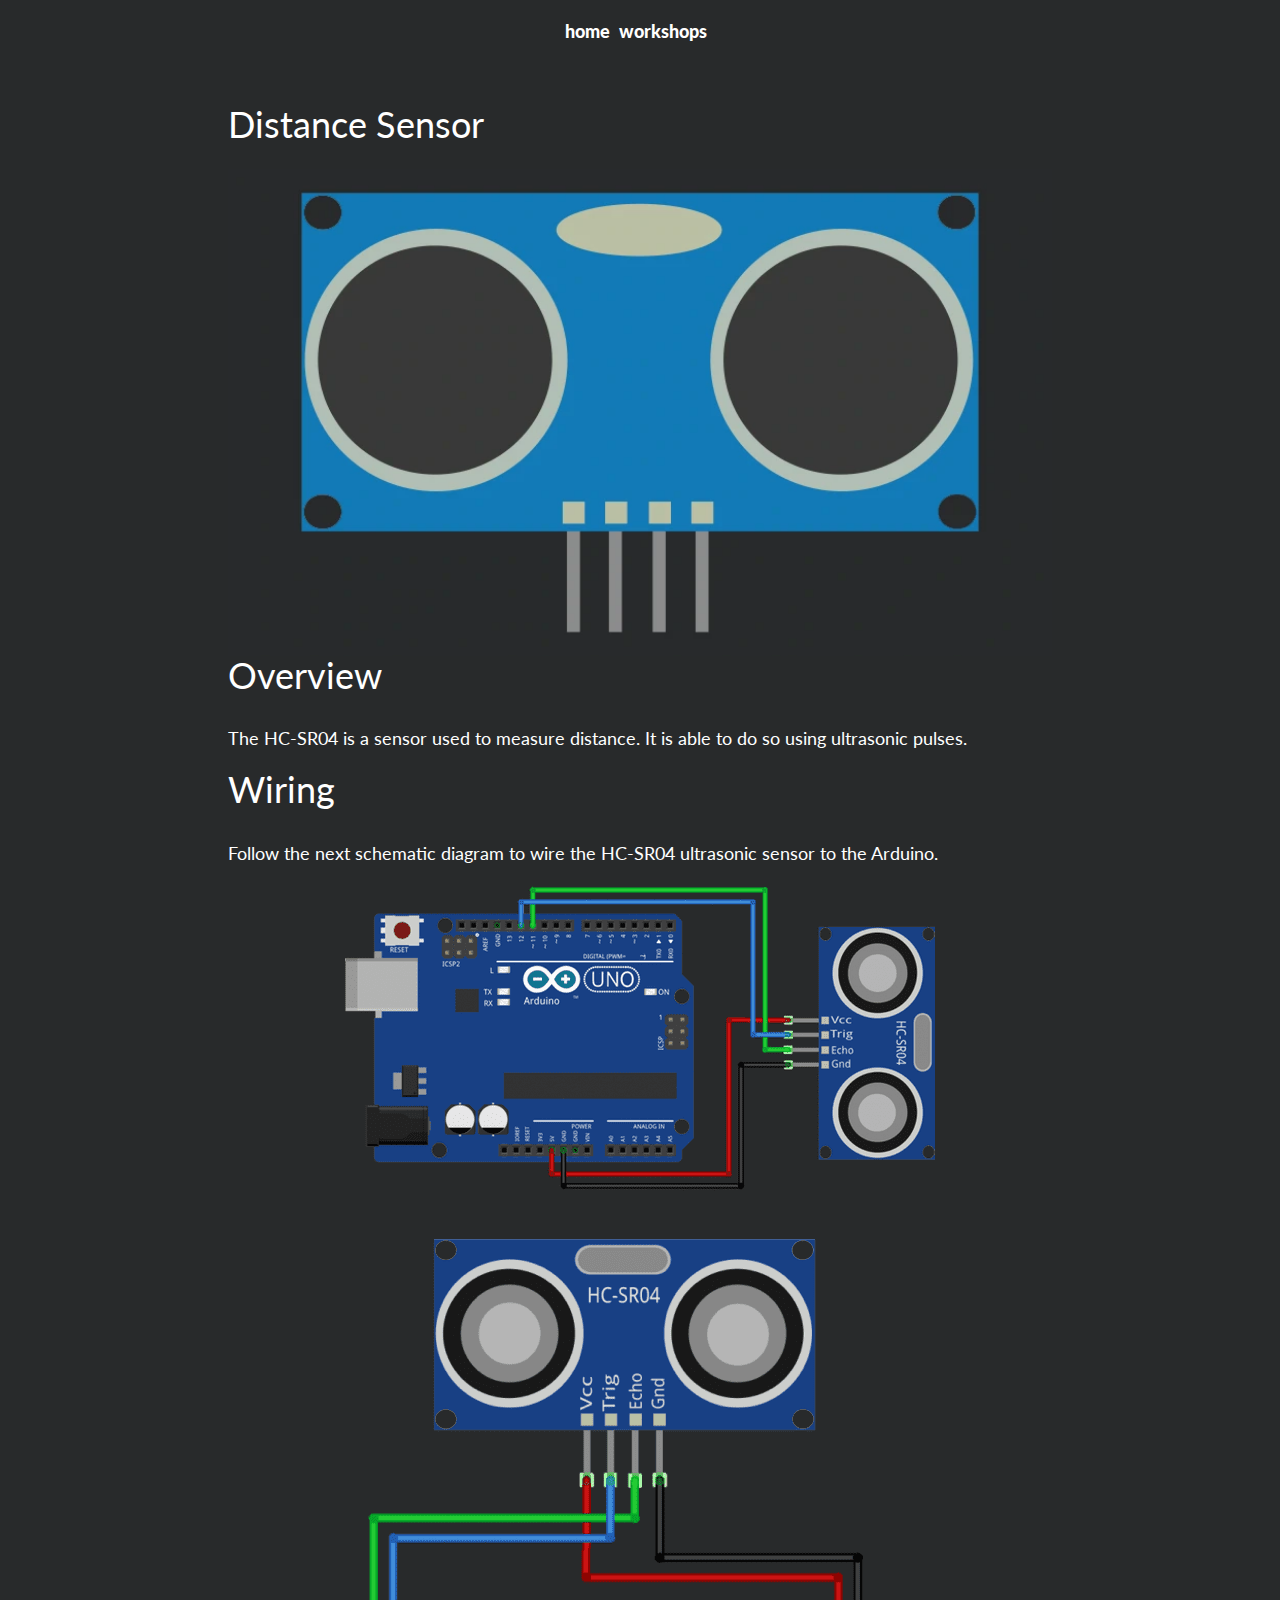
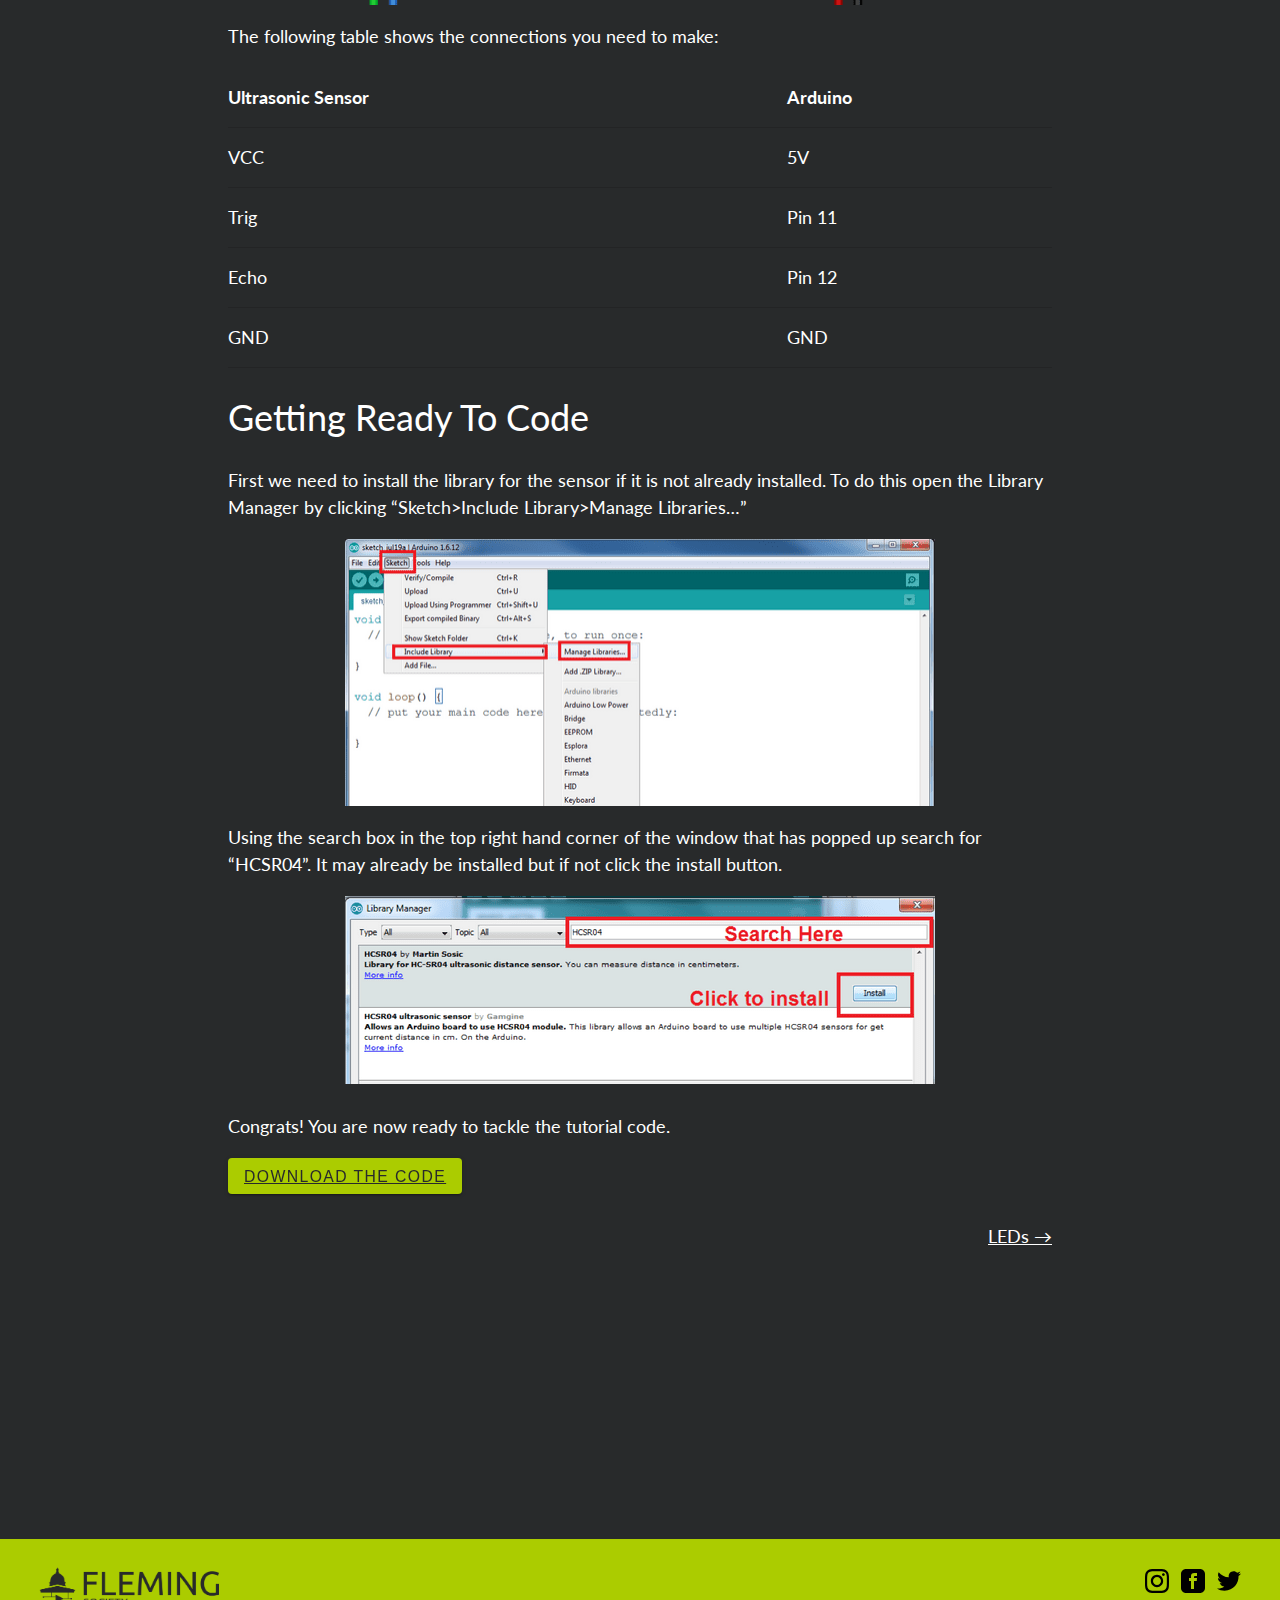
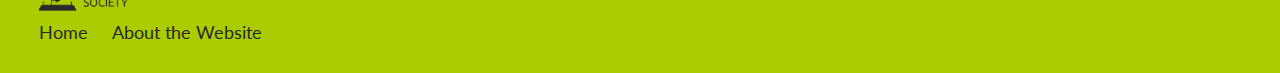
<file: ultrasonic-sensor/index.html>
<!DOCTYPE html><html lang="en"><head><meta charSet="utf-8"/><meta http-equiv="x-ua-compatible" content="ie=edge"/><meta name="viewport" content="width=device-width, initial-scale=1, shrink-to-fit=no"/><style id="typography.js">html{font-family:sans-serif;-ms-text-size-adjust:100%;-webkit-text-size-adjust:100%}body{margin:0}article,aside,details,figcaption,figure,footer,header,main,menu,nav,section,summary{display:block}audio,canvas,progress,video{display:inline-block}audio:not([controls]){display:none;height:0}progress{vertical-align:baseline}[hidden],template{display:none}a{background-color:transparent;-webkit-text-decoration-skip:objects}a:active,a:hover{outline-width:0}abbr[title]{border-bottom:none;text-decoration:underline;text-decoration:underline dotted}b,strong{font-weight:inherit;font-weight:bolder}dfn{font-style:italic}h1{font-size:2em;margin:.67em 0}mark{background-color:#ff0;color:#000}small{font-size:80%}sub,sup{font-size:75%;line-height:0;position:relative;vertical-align:baseline}sub{bottom:-.25em}sup{top:-.5em}img{border-style:none}svg:not(:root){overflow:hidden}code,kbd,pre,samp{font-family:monospace,monospace;font-size:1em}figure{margin:1em 40px}hr{box-sizing:content-box;height:0;overflow:visible}button,input,optgroup,select,textarea{font:inherit;margin:0}optgroup{font-weight:700}button,input{overflow:visible}button,select{text-transform:none}[type=reset],[type=submit],button,html [type=button]{-webkit-appearance:button}[type=button]::-moz-focus-inner,[type=reset]::-moz-focus-inner,[type=submit]::-moz-focus-inner,button::-moz-focus-inner{border-style:none;padding:0}[type=button]:-moz-focusring,[type=reset]:-moz-focusring,[type=submit]:-moz-focusring,button:-moz-focusring{outline:1px dotted ButtonText}fieldset{border:1px solid silver;margin:0 2px;padding:.35em .625em .75em}legend{box-sizing:border-box;color:inherit;display:table;max-width:100%;padding:0;white-space:normal}textarea{overflow:auto}[type=checkbox],[type=radio]{box-sizing:border-box;padding:0}[type=number]::-webkit-inner-spin-button,[type=number]::-webkit-outer-spin-button{height:auto}[type=search]{-webkit-appearance:textfield;outline-offset:-2px}[type=search]::-webkit-search-cancel-button,[type=search]::-webkit-search-decoration{-webkit-appearance:none}::-webkit-input-placeholder{color:inherit;opacity:.54}::-webkit-file-upload-button{-webkit-appearance:button;font:inherit}html{font:112.5%/1.666 'Lato',-apple-system,'BlinkMacSystemFont','Segoe UI','Roboto','Helvetica','Arial',sans-serif,'Apple Color Emoji','Segoe UI Emoji','Segoe UI Symbol';box-sizing:border-box;overflow-y:scroll;}*{box-sizing:inherit;}*:before{box-sizing:inherit;}*:after{box-sizing:inherit;}body{color:hsla(0,0%,0%,0.8);font-family:'Lato',-apple-system,'BlinkMacSystemFont','Segoe UI','Roboto','Helvetica','Arial',sans-serif,'Apple Color Emoji','Segoe UI Emoji','Segoe UI Symbol';font-weight:normal;word-wrap:break-word;font-kerning:normal;-moz-font-feature-settings:"kern", "liga", "clig", "calt";-ms-font-feature-settings:"kern", "liga", "clig", "calt";-webkit-font-feature-settings:"kern", "liga", "clig", "calt";font-feature-settings:"kern", "liga", "clig", "calt";}img{max-width:100%;margin-left:0;margin-right:0;margin-top:0;padding-bottom:0;padding-left:0;padding-right:0;padding-top:0;margin-bottom:0;}h1{margin-left:0;margin-right:0;margin-top:0;padding-bottom:0;padding-left:0;padding-right:0;padding-top:0;margin-bottom:1.666rem;color:inherit;font-family:'Lato',-apple-system,'BlinkMacSystemFont','Segoe UI','Roboto','Helvetica','Arial',sans-serif,'Apple Color Emoji','Segoe UI Emoji','Segoe UI Symbol';font-weight:400;text-rendering:optimizeLegibility;font-size:3.157rem;line-height:1.1;}h2{margin-left:0;margin-right:0;margin-top:0;padding-bottom:0;padding-left:0;padding-right:0;padding-top:0;margin-bottom:1.666rem;color:inherit;font-family:'Lato',-apple-system,'BlinkMacSystemFont','Segoe UI','Roboto','Helvetica','Arial',sans-serif,'Apple Color Emoji','Segoe UI Emoji','Segoe UI Symbol';font-weight:400;text-rendering:optimizeLegibility;font-size:1.99326rem;line-height:1.1;}h3{margin-left:0;margin-right:0;margin-top:0;padding-bottom:0;padding-left:0;padding-right:0;padding-top:0;margin-bottom:1.666rem;color:inherit;font-family:'Lato',-apple-system,'BlinkMacSystemFont','Segoe UI','Roboto','Helvetica','Arial',sans-serif,'Apple Color Emoji','Segoe UI Emoji','Segoe UI Symbol';font-weight:400;text-rendering:optimizeLegibility;font-size:1.58383rem;line-height:1.1;}h4{margin-left:0;margin-right:0;margin-top:0;padding-bottom:0;padding-left:0;padding-right:0;padding-top:0;margin-bottom:1.666rem;color:inherit;font-family:'Lato',-apple-system,'BlinkMacSystemFont','Segoe UI','Roboto','Helvetica','Arial',sans-serif,'Apple Color Emoji','Segoe UI Emoji','Segoe UI Symbol';font-weight:400;text-rendering:optimizeLegibility;font-size:1rem;line-height:1.1;}h5{margin-left:0;margin-right:0;margin-top:0;padding-bottom:0;padding-left:0;padding-right:0;padding-top:0;margin-bottom:1.666rem;color:inherit;font-family:'Lato',-apple-system,'BlinkMacSystemFont','Segoe UI','Roboto','Helvetica','Arial',sans-serif,'Apple Color Emoji','Segoe UI Emoji','Segoe UI Symbol';font-weight:400;text-rendering:optimizeLegibility;font-size:0.79459rem;line-height:1.1;}h6{margin-left:0;margin-right:0;margin-top:0;padding-bottom:0;padding-left:0;padding-right:0;padding-top:0;margin-bottom:1.666rem;color:inherit;font-family:'Lato',-apple-system,'BlinkMacSystemFont','Segoe UI','Roboto','Helvetica','Arial',sans-serif,'Apple Color Emoji','Segoe UI Emoji','Segoe UI Symbol';font-weight:400;text-rendering:optimizeLegibility;font-size:0.7083rem;line-height:1.1;}hgroup{margin-left:0;margin-right:0;margin-top:0;padding-bottom:0;padding-left:0;padding-right:0;padding-top:0;margin-bottom:1.666rem;}ul{margin-left:1.666rem;margin-right:0;margin-top:0;padding-bottom:0;padding-left:0;padding-right:0;padding-top:0;margin-bottom:1.666rem;list-style-position:outside;list-style-image:none;}ol{margin-left:1.666rem;margin-right:0;margin-top:0;padding-bottom:0;padding-left:0;padding-right:0;padding-top:0;margin-bottom:1.666rem;list-style-position:outside;list-style-image:none;}dl{margin-left:0;margin-right:0;margin-top:0;padding-bottom:0;padding-left:0;padding-right:0;padding-top:0;margin-bottom:1.666rem;}dd{margin-left:0;margin-right:0;margin-top:0;padding-bottom:0;padding-left:0;padding-right:0;padding-top:0;margin-bottom:1.666rem;}p{margin-left:0;margin-right:0;margin-top:0;padding-bottom:0;padding-left:0;padding-right:0;padding-top:0;margin-bottom:1.666rem;}figure{margin-left:0;margin-right:0;margin-top:0;padding-bottom:0;padding-left:0;padding-right:0;padding-top:0;margin-bottom:1.666rem;}pre{margin-left:0;margin-right:0;margin-top:0;padding-bottom:0;padding-left:0;padding-right:0;padding-top:0;margin-bottom:1.666rem;font-size:0.85rem;line-height:1.666rem;}table{margin-left:0;margin-right:0;margin-top:0;padding-bottom:0;padding-left:0;padding-right:0;padding-top:0;margin-bottom:1.666rem;font-size:1rem;line-height:1.666rem;border-collapse:collapse;width:100%;}fieldset{margin-left:0;margin-right:0;margin-top:0;padding-bottom:0;padding-left:0;padding-right:0;padding-top:0;margin-bottom:1.666rem;}blockquote{margin-left:1.666rem;margin-right:1.666rem;margin-top:0;padding-bottom:0;padding-left:0;padding-right:0;padding-top:0;margin-bottom:1.666rem;}form{margin-left:0;margin-right:0;margin-top:0;padding-bottom:0;padding-left:0;padding-right:0;padding-top:0;margin-bottom:1.666rem;}noscript{margin-left:0;margin-right:0;margin-top:0;padding-bottom:0;padding-left:0;padding-right:0;padding-top:0;margin-bottom:1.666rem;}iframe{margin-left:0;margin-right:0;margin-top:0;padding-bottom:0;padding-left:0;padding-right:0;padding-top:0;margin-bottom:1.666rem;}hr{margin-left:0;margin-right:0;margin-top:0;padding-bottom:0;padding-left:0;padding-right:0;padding-top:0;margin-bottom:calc(1.666rem - 1px);background:hsla(0,0%,0%,0.2);border:none;height:1px;}address{margin-left:0;margin-right:0;margin-top:0;padding-bottom:0;padding-left:0;padding-right:0;padding-top:0;margin-bottom:1.666rem;}b{font-weight:bold;}strong{font-weight:bold;}dt{font-weight:bold;}th{font-weight:bold;}li{margin-bottom:calc(1.666rem / 2);}ol li{padding-left:0;}ul li{padding-left:0;}li > ol{margin-left:1.666rem;margin-bottom:calc(1.666rem / 2);margin-top:calc(1.666rem / 2);}li > ul{margin-left:1.666rem;margin-bottom:calc(1.666rem / 2);margin-top:calc(1.666rem / 2);}blockquote *:last-child{margin-bottom:0;}li *:last-child{margin-bottom:0;}p *:last-child{margin-bottom:0;}li > p{margin-bottom:calc(1.666rem / 2);}code{font-size:0.85rem;line-height:1.666rem;}kbd{font-size:0.85rem;line-height:1.666rem;}samp{font-size:0.85rem;line-height:1.666rem;}abbr{border-bottom:1px dotted hsla(0,0%,0%,0.5);cursor:help;}acronym{border-bottom:1px dotted hsla(0,0%,0%,0.5);cursor:help;}abbr[title]{border-bottom:1px dotted hsla(0,0%,0%,0.5);cursor:help;text-decoration:none;}thead{text-align:left;}td,th{text-align:left;border-bottom:1px solid hsla(0,0%,0%,0.12);font-feature-settings:"tnum";-moz-font-feature-settings:"tnum";-ms-font-feature-settings:"tnum";-webkit-font-feature-settings:"tnum";padding-left:1.11067rem;padding-right:1.11067rem;padding-top:0.833rem;padding-bottom:calc(0.833rem - 1px);}th:first-child,td:first-child{padding-left:0;}th:last-child,td:last-child{padding-right:0;}</style><style data-href="/styles.bfc7fb55f547c01f3716.css">@import url(https://fonts.googleapis.com/css?family=Ubuntu&display=swap);@import url(https://fonts.googleapis.com/css?family=Lato&display=swap);.header-module--siteHeader--1O22-{margin:1rem auto;font-weight:900}.header-module--siteHeader--1O22->nav ul{text-align:center;list-style-type:none;margin:0;padding:0}.header-module--siteHeader--1O22->nav ul li{display:inline;margin-right:.5rem;font-family:Lato,sans-serif}.header-module--siteHeader--1O22->nav ul li:hover{border-bottom:2px solid var(--mdc-theme-primary)}.header-module--siteHeader--1O22->nav ul li a{text-decoration:none}.header-module--activeLink--1M5V6{border-bottom:2px solid var(--mdc-theme-primary)}.footer-module--siteFooter--1akTA{position:absolute;bottom:0;display:flex;flex-direction:column;justify-content:space-between;width:100%;padding:1.5rem;background-color:var(--mdc-theme-primary);color:var(--mdc-theme-on-primary)}.footer-module--footerNav--TcMbw{display:block}.footer-module--footerNav--TcMbw ul{list-style-type:none;margin:0;padding:0}.footer-module--footerLogo--iA_g7{margin:12px 0}.footer-module--footerNav--TcMbw ul li{display:block;margin:12px 0}.footer-module--footerNav2--1xjPK{display:block;text-align:left}.footer-module--footerNav2--1xjPK a{margin-right:12px}.footer-module--footerIcon--1eULs{vertical-align:middle;stroke:#282a2b}@media screen and (min-width:650px){.footer-module--siteFooter--1akTA{flex-direction:row}.footer-module--footerNav--TcMbw ul li{display:inline;margin:0 12px}.footer-module--footerLogo--iA_g7{margin:0 12px}.footer-module--footerNav2--1xjPK{text-align:right}}.centeredLayout-module--siteContainer--1MBQp{min-height:100vh;overflow:hidden;display:block;position:relative;padding-bottom:360px}.centeredLayout-module--siteMain--OpQAX{min-height:100%;margin:0 auto;max-width:860px;padding:1rem}.blogPost-module--blogPostContent--BAfg9 a{text-decoration:underline!important}.layout-module--siteContainer--16IDw{min-height:100vh;overflow:hidden;display:block;position:relative;padding-bottom:360px}.layout-module--siteMain--1ad9e{min-height:100%;margin:0 auto}

/*! normalize.css v8.0.1 | MIT License | github.com/necolas/normalize.css */html{line-height:1.15;-webkit-text-size-adjust:100%}body{margin:0}main{display:block}h1{font-size:2em;margin:.67em 0}hr{box-sizing:content-box;height:0;overflow:visible}pre{font-family:monospace,monospace;font-size:1em}a{background-color:transparent}abbr[title]{border-bottom:none;text-decoration:underline;-webkit-text-decoration:underline dotted;text-decoration:underline dotted}b,strong{font-weight:bolder}code,kbd,samp{font-family:monospace,monospace;font-size:1em}small{font-size:80%}sub,sup{font-size:75%;line-height:0;position:relative;vertical-align:baseline}sub{bottom:-.25em}sup{top:-.5em}img{border-style:none}button,input,optgroup,select,textarea{font-family:inherit;font-size:100%;line-height:1.15;margin:0}button,input{overflow:visible}button,select{text-transform:none}[type=button],[type=reset],[type=submit],button{-webkit-appearance:button}[type=button]::-moz-focus-inner,[type=reset]::-moz-focus-inner,[type=submit]::-moz-focus-inner,button::-moz-focus-inner{border-style:none;padding:0}[type=button]:-moz-focusring,[type=reset]:-moz-focusring,[type=submit]:-moz-focusring,button:-moz-focusring{outline:1px dotted ButtonText}fieldset{padding:.35em .75em .625em}legend{box-sizing:border-box;color:inherit;display:table;max-width:100%;padding:0;white-space:normal}progress{vertical-align:baseline}textarea{overflow:auto}[type=checkbox],[type=radio]{box-sizing:border-box;padding:0}[type=number]::-webkit-inner-spin-button,[type=number]::-webkit-outer-spin-button{height:auto}[type=search]{-webkit-appearance:textfield;outline-offset:-2px}[type=search]::-webkit-search-decoration{-webkit-appearance:none}::-webkit-file-upload-button{-webkit-appearance:button;font:inherit}details{display:block}summary{display:list-item}[hidden],template{display:none}:root{--mdc-theme-primary:#abcc00;--mdc-theme-on-primary:#282a2b;--mdc-theme-secondary:#fff;--mdc-theme-on-secondary:#282a2b;--mdc-theme-surface:#3a3e42;--mdc-theme-background:#282a2b;--mdc-theme-on-background:#fff}@font-face{font-family:Material Icons;font-style:normal;font-weight:400;src:local("Material Icons Regular"),local("MaterialIcons-Regular"),url(https://fonts.gstatic.com/s/materialicons/v47/flUhRq6tzZclQEJ-Vdg-IuiaDsNc.woff2) format("woff2");font-display:swap}.material-icons{font-family:Material Icons;font-weight:400;font-style:normal;font-size:24px;line-height:1;letter-spacing:normal;text-transform:none;display:inline-block;white-space:nowrap;word-wrap:normal;direction:ltr;-webkit-font-feature-settings:"liga";-webkit-font-smoothing:antialiased}.anoun-title{font-family:Playfair Display,serif;font-weight:900;color:var(--mdc-theme-primary)}.fleming-title{font-family:Ubuntu,sans-serif;font-style:normal;font-weight:700}@-webkit-keyframes mdc-ripple-fg-radius-in{0%{-webkit-animation-timing-function:cubic-bezier(.4,0,.2,1);animation-timing-function:cubic-bezier(.4,0,.2,1);-webkit-transform:translate(var(--mdc-ripple-fg-translate-start,0)) scale(1);transform:translate(var(--mdc-ripple-fg-translate-start,0)) scale(1)}to{-webkit-transform:translate(var(--mdc-ripple-fg-translate-end,0)) scale(var(--mdc-ripple-fg-scale,1));transform:translate(var(--mdc-ripple-fg-translate-end,0)) scale(var(--mdc-ripple-fg-scale,1))}}@keyframes mdc-ripple-fg-radius-in{0%{-webkit-animation-timing-function:cubic-bezier(.4,0,.2,1);animation-timing-function:cubic-bezier(.4,0,.2,1);-webkit-transform:translate(var(--mdc-ripple-fg-translate-start,0)) scale(1);transform:translate(var(--mdc-ripple-fg-translate-start,0)) scale(1)}to{-webkit-transform:translate(var(--mdc-ripple-fg-translate-end,0)) scale(var(--mdc-ripple-fg-scale,1));transform:translate(var(--mdc-ripple-fg-translate-end,0)) scale(var(--mdc-ripple-fg-scale,1))}}@-webkit-keyframes mdc-ripple-fg-opacity-in{0%{-webkit-animation-timing-function:linear;animation-timing-function:linear;opacity:0}to{opacity:var(--mdc-ripple-fg-opacity,0)}}@keyframes mdc-ripple-fg-opacity-in{0%{-webkit-animation-timing-function:linear;animation-timing-function:linear;opacity:0}to{opacity:var(--mdc-ripple-fg-opacity,0)}}@-webkit-keyframes mdc-ripple-fg-opacity-out{0%{-webkit-animation-timing-function:linear;animation-timing-function:linear;opacity:var(--mdc-ripple-fg-opacity,0)}to{opacity:0}}@keyframes mdc-ripple-fg-opacity-out{0%{-webkit-animation-timing-function:linear;animation-timing-function:linear;opacity:var(--mdc-ripple-fg-opacity,0)}to{opacity:0}}.mdc-ripple-surface--test-edge-var-bug{--mdc-ripple-surface-test-edge-var:1px solid #000;visibility:hidden}.mdc-ripple-surface--test-edge-var-bug:before{border:var(--mdc-ripple-surface-test-edge-var)}.material-icons--ripple-surface{--mdc-ripple-fg-size:0;--mdc-ripple-left:0;--mdc-ripple-top:0;--mdc-ripple-fg-scale:1;--mdc-ripple-fg-translate-end:0;--mdc-ripple-fg-translate-start:0;-webkit-tap-highlight-color:rgba(0,0,0,0);will-change:transform,opacity}.material-icons--ripple-surface:after,.material-icons--ripple-surface:before{position:absolute;border-radius:50%;opacity:0;pointer-events:none;content:""}.material-icons--ripple-surface:before{-webkit-transition:opacity 15ms linear,background-color 15ms linear;transition:opacity 15ms linear,background-color 15ms linear;z-index:1}.material-icons--ripple-surface.mdc-ripple-upgraded:before{-webkit-transform:scale(var(--mdc-ripple-fg-scale,1));transform:scale(var(--mdc-ripple-fg-scale,1))}.material-icons--ripple-surface.mdc-ripple-upgraded:after{top:0;left:0;-webkit-transform:scale(0);transform:scale(0);-webkit-transform-origin:center center;transform-origin:center center}.material-icons--ripple-surface.mdc-ripple-upgraded--unbounded:after{top:var(--mdc-ripple-top,0);left:var(--mdc-ripple-left,0)}.material-icons--ripple-surface.mdc-ripple-upgraded--foreground-activation:after{-webkit-animation:mdc-ripple-fg-radius-in 225ms forwards,mdc-ripple-fg-opacity-in 75ms forwards;animation:mdc-ripple-fg-radius-in 225ms forwards,mdc-ripple-fg-opacity-in 75ms forwards}.material-icons--ripple-surface.mdc-ripple-upgraded--foreground-deactivation:after{-webkit-animation:mdc-ripple-fg-opacity-out .15s;animation:mdc-ripple-fg-opacity-out .15s;-webkit-transform:translate(var(--mdc-ripple-fg-translate-end,0)) scale(var(--mdc-ripple-fg-scale,1));transform:translate(var(--mdc-ripple-fg-translate-end,0)) scale(var(--mdc-ripple-fg-scale,1))}.material-icons--ripple-surface:after,.material-icons--ripple-surface:before{top:-50%;left:-50%;width:200%;height:200%}.material-icons--ripple-surface.mdc-ripple-upgraded:after{width:var(--mdc-ripple-fg-size,100%);height:var(--mdc-ripple-fg-size,100%)}.material-icons--ripple-surface:after,.material-icons--ripple-surface:before{background-color:#000}.material-icons--ripple-surface:hover:before{opacity:.04}.material-icons--ripple-surface.mdc-ripple-upgraded--background-focused:before,.material-icons--ripple-surface:not(.mdc-ripple-upgraded):focus:before{-webkit-transition-duration:75ms;transition-duration:75ms;opacity:.12}.material-icons--ripple-surface:not(.mdc-ripple-upgraded):after{-webkit-transition:opacity .15s linear;transition:opacity .15s linear}.material-icons--ripple-surface:not(.mdc-ripple-upgraded):active:after{-webkit-transition-duration:75ms;transition-duration:75ms;opacity:.12}.material-icons--ripple-surface.mdc-ripple-upgraded{--mdc-ripple-fg-opacity:0.12}.mdc-card{border-radius:4px;background-color:#fff;background-color:var(--mdc-theme-surface,#fff);display:flex;flex-direction:column;box-sizing:border-box}.mdc-card--outlined{box-shadow:0 0 0 0 rgba(0,0,0,.2),0 0 0 0 rgba(0,0,0,.14),0 0 0 0 rgba(0,0,0,.12);border:1px solid #e0e0e0}.mdc-card__media{position:relative;box-sizing:border-box;background-repeat:no-repeat;background-position:50%;background-size:cover}.mdc-card__media:before{display:block;content:""}.mdc-card__media:first-child{border-top-left-radius:inherit;border-top-right-radius:inherit}.mdc-card__media:last-child{border-bottom-left-radius:inherit;border-bottom-right-radius:inherit}.mdc-card__media--square:before{margin-top:100%}.mdc-card__media--16-9:before{margin-top:56.25%}.mdc-card__media-content{position:absolute;top:0;right:0;bottom:0;left:0;box-sizing:border-box}.mdc-card__primary-action{display:flex;flex-direction:column;box-sizing:border-box;position:relative;outline:none;color:inherit;text-decoration:none;cursor:pointer;overflow:hidden}.mdc-card__primary-action:first-child{border-top-left-radius:inherit;border-top-right-radius:inherit}.mdc-card__primary-action:last-child{border-bottom-left-radius:inherit;border-bottom-right-radius:inherit}.mdc-card__actions{display:flex;flex-direction:row;align-items:center;box-sizing:border-box;min-height:52px;padding:8px}.mdc-card__actions--full-bleed{padding:0}.mdc-card__action-buttons,.mdc-card__action-icons{display:flex;flex-direction:row;align-items:center;box-sizing:border-box}.mdc-card__action-icons{color:rgba(0,0,0,.6);flex-grow:1;justify-content:flex-end}.mdc-card__action-buttons+.mdc-card__action-icons{margin-left:16px;margin-right:0}.mdc-card__action-buttons+.mdc-card__action-icons[dir=rtl],[dir=rtl] .mdc-card__action-buttons+.mdc-card__action-icons{margin-left:0;margin-right:16px}.mdc-card__action{display:inline-flex;flex-direction:row;align-items:center;box-sizing:border-box;justify-content:center;cursor:pointer;-webkit-user-select:none;-moz-user-select:none;-ms-user-select:none;user-select:none}.mdc-card__action:focus{outline:none}.mdc-card__action--button{margin-left:0;margin-right:8px;padding:0 8px}.mdc-card__action--button[dir=rtl],[dir=rtl] .mdc-card__action--button{margin-left:8px;margin-right:0}.mdc-card__action--button:last-child,.mdc-card__action--button:last-child[dir=rtl],[dir=rtl] .mdc-card__action--button:last-child{margin-left:0;margin-right:0}.mdc-card__actions--full-bleed .mdc-card__action--button{justify-content:space-between;width:100%;height:auto;max-height:none;margin:0;padding:8px 16px;text-align:left}.mdc-card__actions--full-bleed .mdc-card__action--button[dir=rtl],[dir=rtl] .mdc-card__actions--full-bleed .mdc-card__action--button{text-align:right}.mdc-card__action--icon{margin:-6px 0;padding:12px}.mdc-card__action--icon:not(:disabled){color:rgba(0,0,0,.6)}.mdc-card__primary-action{--mdc-ripple-fg-size:0;--mdc-ripple-left:0;--mdc-ripple-top:0;--mdc-ripple-fg-scale:1;--mdc-ripple-fg-translate-end:0;--mdc-ripple-fg-translate-start:0;-webkit-tap-highlight-color:rgba(0,0,0,0);will-change:transform,opacity}.mdc-card__primary-action:after,.mdc-card__primary-action:before{position:absolute;border-radius:50%;opacity:0;pointer-events:none;content:""}.mdc-card__primary-action:before{-webkit-transition:opacity 15ms linear,background-color 15ms linear;transition:opacity 15ms linear,background-color 15ms linear;z-index:1}.mdc-card__primary-action.mdc-ripple-upgraded:before{-webkit-transform:scale(var(--mdc-ripple-fg-scale,1));transform:scale(var(--mdc-ripple-fg-scale,1))}.mdc-card__primary-action.mdc-ripple-upgraded:after{top:0;left:0;-webkit-transform:scale(0);transform:scale(0);-webkit-transform-origin:center center;transform-origin:center center}.mdc-card__primary-action.mdc-ripple-upgraded--unbounded:after{top:var(--mdc-ripple-top,0);left:var(--mdc-ripple-left,0)}.mdc-card__primary-action.mdc-ripple-upgraded--foreground-activation:after{-webkit-animation:mdc-ripple-fg-radius-in 225ms forwards,mdc-ripple-fg-opacity-in 75ms forwards;animation:mdc-ripple-fg-radius-in 225ms forwards,mdc-ripple-fg-opacity-in 75ms forwards}.mdc-card__primary-action.mdc-ripple-upgraded--foreground-deactivation:after{-webkit-animation:mdc-ripple-fg-opacity-out .15s;animation:mdc-ripple-fg-opacity-out .15s;-webkit-transform:translate(var(--mdc-ripple-fg-translate-end,0)) scale(var(--mdc-ripple-fg-scale,1));transform:translate(var(--mdc-ripple-fg-translate-end,0)) scale(var(--mdc-ripple-fg-scale,1))}.mdc-card__primary-action:after,.mdc-card__primary-action:before{top:-50%;left:-50%;width:200%;height:200%}.mdc-card__primary-action.mdc-ripple-upgraded:after{width:var(--mdc-ripple-fg-size,100%);height:var(--mdc-ripple-fg-size,100%)}.mdc-card__primary-action:after,.mdc-card__primary-action:before{background-color:#000}.mdc-card__primary-action:hover:before{opacity:.04}.mdc-card__primary-action.mdc-ripple-upgraded--background-focused:before,.mdc-card__primary-action:not(.mdc-ripple-upgraded):focus:before{-webkit-transition-duration:75ms;transition-duration:75ms;opacity:.12}.mdc-card__primary-action:not(.mdc-ripple-upgraded):after{-webkit-transition:opacity .15s linear;transition:opacity .15s linear}.mdc-card__primary-action:not(.mdc-ripple-upgraded):active:after{-webkit-transition-duration:75ms;transition-duration:75ms;opacity:.12}.mdc-card__primary-action.mdc-ripple-upgraded{--mdc-ripple-fg-opacity:0.12}.mdc-button{font-family:Roboto,sans-serif;-moz-osx-font-smoothing:grayscale;-webkit-font-smoothing:antialiased;font-size:.875rem;line-height:2.25rem;font-weight:500;letter-spacing:.08929em;text-decoration:none;text-transform:uppercase;padding:0 8px;display:inline-flex;position:relative;align-items:center;justify-content:center;box-sizing:border-box;min-width:64px;height:36px;border:none;outline:none;line-height:inherit;-webkit-user-select:none;-moz-user-select:none;-ms-user-select:none;user-select:none;-webkit-appearance:none;overflow:hidden;vertical-align:middle;border-radius:4px}.mdc-button::-moz-focus-inner{padding:0;border:0}.mdc-button:active{outline:none}.mdc-button:hover{cursor:pointer}.mdc-button:disabled{background-color:transparent;color:rgba(0,0,0,.37);cursor:default;pointer-events:none}.mdc-button.mdc-button--dense{border-radius:4px}.mdc-button:not(:disabled){background-color:transparent}.mdc-button .mdc-button__icon{margin-left:0;margin-right:8px;display:inline-block;width:18px;height:18px;font-size:18px;vertical-align:top}.mdc-button .mdc-button__icon[dir=rtl],[dir=rtl] .mdc-button .mdc-button__icon{margin-left:8px;margin-right:0}.mdc-button:not(:disabled){color:#6200ee;color:var(--mdc-theme-primary,#6200ee)}.mdc-button__label+.mdc-button__icon{margin-left:8px;margin-right:0}.mdc-button__label+.mdc-button__icon[dir=rtl],[dir=rtl] .mdc-button__label+.mdc-button__icon{margin-left:0;margin-right:8px}svg.mdc-button__icon{fill:currentColor}.mdc-button--outlined .mdc-button__icon,.mdc-button--raised .mdc-button__icon,.mdc-button--unelevated .mdc-button__icon{margin-left:-4px;margin-right:8px}.mdc-button--outlined .mdc-button__icon[dir=rtl],.mdc-button--outlined .mdc-button__label+.mdc-button__icon,.mdc-button--raised .mdc-button__icon[dir=rtl],.mdc-button--raised .mdc-button__label+.mdc-button__icon,.mdc-button--unelevated .mdc-button__icon[dir=rtl],.mdc-button--unelevated .mdc-button__label+.mdc-button__icon,[dir=rtl] .mdc-button--outlined .mdc-button__icon,[dir=rtl] .mdc-button--raised .mdc-button__icon,[dir=rtl] .mdc-button--unelevated .mdc-button__icon{margin-left:8px;margin-right:-4px}.mdc-button--outlined .mdc-button__label+.mdc-button__icon[dir=rtl],.mdc-button--raised .mdc-button__label+.mdc-button__icon[dir=rtl],.mdc-button--unelevated .mdc-button__label+.mdc-button__icon[dir=rtl],[dir=rtl] .mdc-button--outlined .mdc-button__label+.mdc-button__icon,[dir=rtl] .mdc-button--raised .mdc-button__label+.mdc-button__icon,[dir=rtl] .mdc-button--unelevated .mdc-button__label+.mdc-button__icon{margin-left:-4px;margin-right:8px}.mdc-button--raised,.mdc-button--unelevated{padding:0 16px}.mdc-button--raised:disabled,.mdc-button--unelevated:disabled{background-color:rgba(0,0,0,.12);color:rgba(0,0,0,.37)}.mdc-button--raised:not(:disabled),.mdc-button--unelevated:not(:disabled){background-color:#6200ee}@supports not (-ms-ime-align:auto){.mdc-button--raised:not(:disabled),.mdc-button--unelevated:not(:disabled){background-color:var(--mdc-theme-primary,#6200ee)}}.mdc-button--raised:not(:disabled),.mdc-button--unelevated:not(:disabled){color:#fff;color:var(--mdc-theme-on-primary,#fff)}.mdc-button--raised{box-shadow:0 3px 1px -2px rgba(0,0,0,.2),0 2px 2px 0 rgba(0,0,0,.14),0 1px 5px 0 rgba(0,0,0,.12);-webkit-transition:box-shadow .28s cubic-bezier(.4,0,.2,1);transition:box-shadow .28s cubic-bezier(.4,0,.2,1)}.mdc-button--raised:focus,.mdc-button--raised:hover{box-shadow:0 2px 4px -1px rgba(0,0,0,.2),0 4px 5px 0 rgba(0,0,0,.14),0 1px 10px 0 rgba(0,0,0,.12)}.mdc-button--raised:active{box-shadow:0 5px 5px -3px rgba(0,0,0,.2),0 8px 10px 1px rgba(0,0,0,.14),0 3px 14px 2px rgba(0,0,0,.12)}.mdc-button--raised:disabled{box-shadow:0 0 0 0 rgba(0,0,0,.2),0 0 0 0 rgba(0,0,0,.14),0 0 0 0 rgba(0,0,0,.12)}.mdc-button--outlined{border-style:solid;padding:0 14px;border-width:2px}.mdc-button--outlined:disabled{border-color:rgba(0,0,0,.37)}.mdc-button--outlined:not(:disabled){border-color:#6200ee;border-color:var(--mdc-theme-primary,#6200ee)}.mdc-button--dense{height:32px;font-size:.8125rem}.mdc-button{--mdc-ripple-fg-size:0;--mdc-ripple-left:0;--mdc-ripple-top:0;--mdc-ripple-fg-scale:1;--mdc-ripple-fg-translate-end:0;--mdc-ripple-fg-translate-start:0;-webkit-tap-highlight-color:rgba(0,0,0,0);will-change:transform,opacity}.mdc-button:after,.mdc-button:before{position:absolute;border-radius:50%;opacity:0;pointer-events:none;content:""}.mdc-button:before{-webkit-transition:opacity 15ms linear,background-color 15ms linear;transition:opacity 15ms linear,background-color 15ms linear;z-index:1}.mdc-button.mdc-ripple-upgraded:before{-webkit-transform:scale(var(--mdc-ripple-fg-scale,1));transform:scale(var(--mdc-ripple-fg-scale,1))}.mdc-button.mdc-ripple-upgraded:after{top:0;left:0;-webkit-transform:scale(0);transform:scale(0);-webkit-transform-origin:center center;transform-origin:center center}.mdc-button.mdc-ripple-upgraded--unbounded:after{top:var(--mdc-ripple-top,0);left:var(--mdc-ripple-left,0)}.mdc-button.mdc-ripple-upgraded--foreground-activation:after{-webkit-animation:mdc-ripple-fg-radius-in 225ms forwards,mdc-ripple-fg-opacity-in 75ms forwards;animation:mdc-ripple-fg-radius-in 225ms forwards,mdc-ripple-fg-opacity-in 75ms forwards}.mdc-button.mdc-ripple-upgraded--foreground-deactivation:after{-webkit-animation:mdc-ripple-fg-opacity-out .15s;animation:mdc-ripple-fg-opacity-out .15s;-webkit-transform:translate(var(--mdc-ripple-fg-translate-end,0)) scale(var(--mdc-ripple-fg-scale,1));transform:translate(var(--mdc-ripple-fg-translate-end,0)) scale(var(--mdc-ripple-fg-scale,1))}.mdc-button:after,.mdc-button:before{top:-50%;left:-50%;width:200%;height:200%}.mdc-button.mdc-ripple-upgraded:after{width:var(--mdc-ripple-fg-size,100%);height:var(--mdc-ripple-fg-size,100%)}.mdc-button:after,.mdc-button:before{background-color:#6200ee}@supports not (-ms-ime-align:auto){.mdc-button:after,.mdc-button:before{background-color:var(--mdc-theme-primary,#6200ee)}}.mdc-button:hover:before{opacity:.04}.mdc-button.mdc-ripple-upgraded--background-focused:before,.mdc-button:not(.mdc-ripple-upgraded):focus:before{-webkit-transition-duration:75ms;transition-duration:75ms;opacity:.12}.mdc-button:not(.mdc-ripple-upgraded):after{-webkit-transition:opacity .15s linear;transition:opacity .15s linear}.mdc-button:not(.mdc-ripple-upgraded):active:after{-webkit-transition-duration:75ms;transition-duration:75ms;opacity:.12}.mdc-button.mdc-ripple-upgraded{--mdc-ripple-fg-opacity:0.12}.mdc-button--raised:after,.mdc-button--raised:before,.mdc-button--unelevated:after,.mdc-button--unelevated:before{background-color:#fff}@supports not (-ms-ime-align:auto){.mdc-button--raised:after,.mdc-button--raised:before,.mdc-button--unelevated:after,.mdc-button--unelevated:before{background-color:var(--mdc-theme-on-primary,#fff)}}.mdc-button--raised:hover:before,.mdc-button--unelevated:hover:before{opacity:.08}.mdc-button--raised.mdc-ripple-upgraded--background-focused:before,.mdc-button--raised:not(.mdc-ripple-upgraded):focus:before,.mdc-button--unelevated.mdc-ripple-upgraded--background-focused:before,.mdc-button--unelevated:not(.mdc-ripple-upgraded):focus:before{-webkit-transition-duration:75ms;transition-duration:75ms;opacity:.24}.mdc-button--raised:not(.mdc-ripple-upgraded):after,.mdc-button--unelevated:not(.mdc-ripple-upgraded):after{-webkit-transition:opacity .15s linear;transition:opacity .15s linear}.mdc-button--raised:not(.mdc-ripple-upgraded):active:after,.mdc-button--unelevated:not(.mdc-ripple-upgraded):active:after{-webkit-transition-duration:75ms;transition-duration:75ms;opacity:.24}.mdc-button--raised.mdc-ripple-upgraded,.mdc-button--unelevated.mdc-ripple-upgraded{--mdc-ripple-fg-opacity:0.24}.mdc-floating-label{font-family:Roboto,sans-serif;-moz-osx-font-smoothing:grayscale;-webkit-font-smoothing:antialiased;font-size:1rem;line-height:1.75rem;font-weight:400;letter-spacing:.00937em;text-decoration:inherit;text-transform:inherit;position:absolute;left:0;-webkit-transform-origin:left top;transform-origin:left top;-webkit-transition:color .15s cubic-bezier(.4,0,.2,1),-webkit-transform .15s cubic-bezier(.4,0,.2,1);transition:color .15s cubic-bezier(.4,0,.2,1),-webkit-transform .15s cubic-bezier(.4,0,.2,1);transition:transform .15s cubic-bezier(.4,0,.2,1),color .15s cubic-bezier(.4,0,.2,1);transition:transform .15s cubic-bezier(.4,0,.2,1),color .15s cubic-bezier(.4,0,.2,1),-webkit-transform .15s cubic-bezier(.4,0,.2,1);line-height:1.15rem;text-align:left;text-overflow:ellipsis;white-space:nowrap;cursor:text;overflow:hidden;will-change:transform}.mdc-floating-label[dir=rtl],[dir=rtl] .mdc-floating-label{right:0;left:auto;-webkit-transform-origin:right top;transform-origin:right top;text-align:right}.mdc-floating-label--float-above{cursor:auto;-webkit-transform:translateY(-50%) scale(.75);transform:translateY(-50%) scale(.75)}.mdc-floating-label--shake{-webkit-animation:mdc-floating-label-shake-float-above-standard .25s 1;animation:mdc-floating-label-shake-float-above-standard .25s 1}@-webkit-keyframes mdc-floating-label-shake-float-above-standard{0%{-webkit-transform:translateX(0) translateY(-50%) scale(.75);transform:translateX(0) translateY(-50%) scale(.75)}33%{-webkit-animation-timing-function:cubic-bezier(.5,0,.70173,.49582);animation-timing-function:cubic-bezier(.5,0,.70173,.49582);-webkit-transform:translateX(4%) translateY(-50%) scale(.75);transform:translateX(4%) translateY(-50%) scale(.75)}66%{-webkit-animation-timing-function:cubic-bezier(.30244,.38135,.55,.95635);animation-timing-function:cubic-bezier(.30244,.38135,.55,.95635);-webkit-transform:translateX(-4%) translateY(-50%) scale(.75);transform:translateX(-4%) translateY(-50%) scale(.75)}to{-webkit-transform:translateX(0) translateY(-50%) scale(.75);transform:translateX(0) translateY(-50%) scale(.75)}}@keyframes mdc-floating-label-shake-float-above-standard{0%{-webkit-transform:translateX(0) translateY(-50%) scale(.75);transform:translateX(0) translateY(-50%) scale(.75)}33%{-webkit-animation-timing-function:cubic-bezier(.5,0,.70173,.49582);animation-timing-function:cubic-bezier(.5,0,.70173,.49582);-webkit-transform:translateX(4%) translateY(-50%) scale(.75);transform:translateX(4%) translateY(-50%) scale(.75)}66%{-webkit-animation-timing-function:cubic-bezier(.30244,.38135,.55,.95635);animation-timing-function:cubic-bezier(.30244,.38135,.55,.95635);-webkit-transform:translateX(-4%) translateY(-50%) scale(.75);transform:translateX(-4%) translateY(-50%) scale(.75)}to{-webkit-transform:translateX(0) translateY(-50%) scale(.75);transform:translateX(0) translateY(-50%) scale(.75)}}.mdc-line-ripple{position:absolute;bottom:0;left:0;width:100%;height:2px;-webkit-transform:scaleX(0);transform:scaleX(0);-webkit-transition:opacity .18s cubic-bezier(.4,0,.2,1),-webkit-transform .18s cubic-bezier(.4,0,.2,1);transition:opacity .18s cubic-bezier(.4,0,.2,1),-webkit-transform .18s cubic-bezier(.4,0,.2,1);transition:transform .18s cubic-bezier(.4,0,.2,1),opacity .18s cubic-bezier(.4,0,.2,1);transition:transform .18s cubic-bezier(.4,0,.2,1),opacity .18s cubic-bezier(.4,0,.2,1),-webkit-transform .18s cubic-bezier(.4,0,.2,1);opacity:0;z-index:2}.mdc-line-ripple--active{-webkit-transform:scaleX(1);transform:scaleX(1);opacity:1}.mdc-line-ripple--deactivating{opacity:0}.mdc-notched-outline{display:flex;position:absolute;right:0;left:0;box-sizing:border-box;width:100%;max-width:100%;height:100%;text-align:left;pointer-events:none}.mdc-notched-outline[dir=rtl],[dir=rtl] .mdc-notched-outline{text-align:right}.mdc-notched-outline__leading,.mdc-notched-outline__notch,.mdc-notched-outline__trailing{box-sizing:border-box;height:100%;-webkit-transition:border .15s cubic-bezier(.4,0,.2,1);transition:border .15s cubic-bezier(.4,0,.2,1);border-top:1px solid;border-bottom:1px solid;pointer-events:none}.mdc-notched-outline__leading{border-left:1px solid;border-right:none;width:12px}.mdc-notched-outline__leading[dir=rtl],.mdc-notched-outline__trailing,[dir=rtl] .mdc-notched-outline__leading{border-left:none;border-right:1px solid}.mdc-notched-outline__trailing{flex-grow:1}.mdc-notched-outline__trailing[dir=rtl],[dir=rtl] .mdc-notched-outline__trailing{border-left:1px solid;border-right:none}.mdc-notched-outline__notch{flex:0 0 auto;width:auto;max-width:calc(100% - 24px)}.mdc-notched-outline .mdc-floating-label{display:inline-block;position:relative;top:17px;bottom:auto;max-width:100%}.mdc-notched-outline .mdc-floating-label--float-above{text-overflow:clip}.mdc-notched-outline--upgraded .mdc-floating-label--float-above{max-width:133.33333%}.mdc-notched-outline--notched .mdc-notched-outline__notch{padding-left:0;padding-right:8px;border-top:none}.mdc-notched-outline--notched .mdc-notched-outline__notch[dir=rtl],[dir=rtl] .mdc-notched-outline--notched .mdc-notched-outline__notch{padding-left:8px;padding-right:0}.mdc-notched-outline--no-label .mdc-notched-outline__notch{padding:0}.mdc-text-field-helper-text{font-family:Roboto,sans-serif;-moz-osx-font-smoothing:grayscale;-webkit-font-smoothing:antialiased;font-size:.75rem;line-height:1.25rem;font-weight:400;letter-spacing:.03333em;text-decoration:inherit;text-transform:inherit;display:block;line-height:normal;margin:0;-webkit-transition:opacity .15s cubic-bezier(.4,0,.2,1);transition:opacity .15s cubic-bezier(.4,0,.2,1);opacity:0;will-change:opacity}.mdc-text-field-helper-text:before{display:inline-block;width:0;height:16px;content:"";vertical-align:0}.mdc-text-field-helper-text--persistent{-webkit-transition:none;transition:none;opacity:1;will-change:auto}.mdc-text-field-character-counter{font-family:Roboto,sans-serif;-moz-osx-font-smoothing:grayscale;-webkit-font-smoothing:antialiased;font-size:.75rem;line-height:1.25rem;font-weight:400;letter-spacing:.03333em;text-decoration:inherit;text-transform:inherit;display:block;margin-top:0;line-height:normal;margin-left:auto;margin-right:0;padding-left:16px;padding-right:0;white-space:nowrap}.mdc-text-field-character-counter:before{display:inline-block;width:0;height:16px;content:"";vertical-align:0}.mdc-text-field-character-counter[dir=rtl],[dir=rtl] .mdc-text-field-character-counter{margin-left:0;margin-right:auto;padding-left:0;padding-right:16px}.mdc-text-field--with-leading-icon .mdc-text-field__icon,.mdc-text-field--with-trailing-icon .mdc-text-field__icon{position:absolute;bottom:16px;cursor:pointer}.mdc-text-field__icon:not([tabindex]),.mdc-text-field__icon[tabindex="-1"]{cursor:default;pointer-events:none}.mdc-text-field{--mdc-ripple-fg-size:0;--mdc-ripple-left:0;--mdc-ripple-top:0;--mdc-ripple-fg-scale:1;--mdc-ripple-fg-translate-end:0;--mdc-ripple-fg-translate-start:0;-webkit-tap-highlight-color:rgba(0,0,0,0);will-change:transform,opacity;border-radius:4px 4px 0 0;display:inline-flex;position:relative;box-sizing:border-box;height:56px;overflow:hidden;will-change:opacity,transform,color}.mdc-text-field:after,.mdc-text-field:before{position:absolute;border-radius:50%;opacity:0;pointer-events:none;content:""}.mdc-text-field:before{-webkit-transition:opacity 15ms linear,background-color 15ms linear;transition:opacity 15ms linear,background-color 15ms linear;z-index:1}.mdc-text-field.mdc-ripple-upgraded:before{-webkit-transform:scale(var(--mdc-ripple-fg-scale,1));transform:scale(var(--mdc-ripple-fg-scale,1))}.mdc-text-field.mdc-ripple-upgraded:after{top:0;left:0;-webkit-transform:scale(0);transform:scale(0);-webkit-transform-origin:center center;transform-origin:center center}.mdc-text-field.mdc-ripple-upgraded--unbounded:after{top:var(--mdc-ripple-top,0);left:var(--mdc-ripple-left,0)}.mdc-text-field.mdc-ripple-upgraded--foreground-activation:after{-webkit-animation:mdc-ripple-fg-radius-in 225ms forwards,mdc-ripple-fg-opacity-in 75ms forwards;animation:mdc-ripple-fg-radius-in 225ms forwards,mdc-ripple-fg-opacity-in 75ms forwards}.mdc-text-field.mdc-ripple-upgraded--foreground-deactivation:after{-webkit-animation:mdc-ripple-fg-opacity-out .15s;animation:mdc-ripple-fg-opacity-out .15s;-webkit-transform:translate(var(--mdc-ripple-fg-translate-end,0)) scale(var(--mdc-ripple-fg-scale,1));transform:translate(var(--mdc-ripple-fg-translate-end,0)) scale(var(--mdc-ripple-fg-scale,1))}.mdc-text-field:after,.mdc-text-field:before{background-color:rgba(0,0,0,.87)}.mdc-text-field:hover:before{opacity:.04}.mdc-text-field.mdc-ripple-upgraded--background-focused:before,.mdc-text-field:not(.mdc-ripple-upgraded):focus:before{-webkit-transition-duration:75ms;transition-duration:75ms;opacity:.12}.mdc-text-field:after,.mdc-text-field:before{top:-50%;left:-50%;width:200%;height:200%}.mdc-text-field.mdc-ripple-upgraded:after{width:var(--mdc-ripple-fg-size,100%);height:var(--mdc-ripple-fg-size,100%)}.mdc-text-field:not(.mdc-text-field--disabled) .mdc-floating-label{color:rgba(0,0,0,.6)}.mdc-text-field:not(.mdc-text-field--disabled) .mdc-text-field__input{color:rgba(0,0,0,.87)}.mdc-text-field .mdc-text-field__input{caret-color:#6200ee;caret-color:var(--mdc-theme-primary,#6200ee)}.mdc-text-field:not(.mdc-text-field--disabled):not(.mdc-text-field--outlined):not(.mdc-text-field--textarea) .mdc-text-field__input{border-bottom-color:rgba(0,0,0,.42)}.mdc-text-field:not(.mdc-text-field--disabled):not(.mdc-text-field--outlined):not(.mdc-text-field--textarea) .mdc-text-field__input:hover{border-bottom-color:rgba(0,0,0,.87)}.mdc-text-field .mdc-line-ripple{background-color:#6200ee;background-color:var(--mdc-theme-primary,#6200ee)}.mdc-text-field:not(.mdc-text-field--disabled):not(.mdc-text-field--textarea){border-bottom-color:rgba(0,0,0,.12)}.mdc-text-field:not(.mdc-text-field--disabled)+.mdc-text-field-helper-line .mdc-text-field-character-counter,.mdc-text-field:not(.mdc-text-field--disabled)+.mdc-text-field-helper-line .mdc-text-field-helper-text,.mdc-text-field:not(.mdc-text-field--disabled) .mdc-text-field-character-counter{color:rgba(0,0,0,.6)}.mdc-text-field:not(.mdc-text-field--disabled) .mdc-text-field__icon{color:rgba(0,0,0,.54)}.mdc-text-field:not(.mdc-text-field--disabled){background-color:#f5f5f5}.mdc-text-field .mdc-floating-label{left:16px;right:auto;top:18px;pointer-events:none}.mdc-text-field .mdc-floating-label[dir=rtl],[dir=rtl] .mdc-text-field .mdc-floating-label{left:auto;right:16px}.mdc-text-field--textarea .mdc-floating-label{left:4px;right:auto}.mdc-text-field--textarea .mdc-floating-label[dir=rtl],[dir=rtl] .mdc-text-field--textarea .mdc-floating-label{left:auto;right:4px}.mdc-text-field--outlined .mdc-floating-label{left:4px;right:auto;top:17px}.mdc-text-field--outlined .mdc-floating-label[dir=rtl],[dir=rtl] .mdc-text-field--outlined .mdc-floating-label{left:auto;right:4px}.mdc-text-field--outlined--with-leading-icon .mdc-floating-label{left:36px;right:auto}.mdc-text-field--outlined--with-leading-icon .mdc-floating-label[dir=rtl],[dir=rtl] .mdc-text-field--outlined--with-leading-icon .mdc-floating-label{left:auto;right:36px}.mdc-text-field--outlined--with-leading-icon .mdc-floating-label--float-above{left:40px;right:auto}.mdc-text-field--outlined--with-leading-icon .mdc-floating-label--float-above[dir=rtl],[dir=rtl] .mdc-text-field--outlined--with-leading-icon .mdc-floating-label--float-above{left:auto;right:40px}.mdc-text-field__input{font-family:Roboto,sans-serif;-moz-osx-font-smoothing:grayscale;-webkit-font-smoothing:antialiased;font-size:1rem;line-height:1.75rem;font-weight:400;letter-spacing:.00937em;text-decoration:inherit;text-transform:inherit;align-self:flex-end;box-sizing:border-box;width:100%;height:100%;padding:20px 16px 6px;-webkit-transition:opacity .15s cubic-bezier(.4,0,.2,1);transition:opacity .15s cubic-bezier(.4,0,.2,1);border:none;border-bottom:1px solid;border-radius:0;background:none;-webkit-appearance:none;-moz-appearance:none;appearance:none}.mdc-text-field__input::-webkit-input-placeholder{-webkit-transition:opacity 67ms cubic-bezier(.4,0,.2,1);transition:opacity 67ms cubic-bezier(.4,0,.2,1);opacity:0;color:rgba(0,0,0,.54)}.mdc-text-field__input::-moz-placeholder{-webkit-transition:opacity 67ms cubic-bezier(.4,0,.2,1);transition:opacity 67ms cubic-bezier(.4,0,.2,1);opacity:0;color:rgba(0,0,0,.54)}.mdc-text-field__input:-ms-input-placeholder{-webkit-transition:opacity 67ms cubic-bezier(.4,0,.2,1);transition:opacity 67ms cubic-bezier(.4,0,.2,1);opacity:0;color:rgba(0,0,0,.54)}.mdc-text-field__input::-ms-input-placeholder{-webkit-transition:opacity 67ms cubic-bezier(.4,0,.2,1);transition:opacity 67ms cubic-bezier(.4,0,.2,1);opacity:0;color:rgba(0,0,0,.54)}.mdc-text-field__input::placeholder{-webkit-transition:opacity 67ms cubic-bezier(.4,0,.2,1);transition:opacity 67ms cubic-bezier(.4,0,.2,1);opacity:0;color:rgba(0,0,0,.54)}.mdc-text-field__input:-ms-input-placeholder{color:rgba(0,0,0,.54)!important}.mdc-text-field--focused .mdc-text-field__input::-webkit-input-placeholder,.mdc-text-field--fullwidth .mdc-text-field__input::-webkit-input-placeholder,.mdc-text-field--no-label .mdc-text-field__input::-webkit-input-placeholder{-webkit-transition-delay:40ms;transition-delay:40ms;-webkit-transition-duration:.11s;transition-duration:.11s;opacity:1}.mdc-text-field--focused .mdc-text-field__input::-moz-placeholder,.mdc-text-field--fullwidth .mdc-text-field__input::-moz-placeholder,.mdc-text-field--no-label .mdc-text-field__input::-moz-placeholder{transition-delay:40ms;transition-duration:.11s;opacity:1}.mdc-text-field--focused .mdc-text-field__input:-ms-input-placeholder,.mdc-text-field--fullwidth .mdc-text-field__input:-ms-input-placeholder,.mdc-text-field--no-label .mdc-text-field__input:-ms-input-placeholder{transition-delay:40ms;transition-duration:.11s;opacity:1}.mdc-text-field--focused .mdc-text-field__input::-ms-input-placeholder,.mdc-text-field--fullwidth .mdc-text-field__input::-ms-input-placeholder,.mdc-text-field--no-label .mdc-text-field__input::-ms-input-placeholder{transition-delay:40ms;transition-duration:.11s;opacity:1}.mdc-text-field--focused .mdc-text-field__input::placeholder,.mdc-text-field--fullwidth .mdc-text-field__input::placeholder,.mdc-text-field--no-label .mdc-text-field__input::placeholder{-webkit-transition-delay:40ms;transition-delay:40ms;-webkit-transition-duration:.11s;transition-duration:.11s;opacity:1}.mdc-text-field__input:focus{outline:none}.mdc-text-field__input:invalid{box-shadow:none}.mdc-text-field__input:-webkit-autofill{z-index:auto!important}.mdc-text-field--no-label:not(.mdc-text-field--outlined):not(.mdc-text-field--textarea) .mdc-text-field__input{padding-top:16px;padding-bottom:16px}.mdc-text-field__input:-webkit-autofill+.mdc-floating-label{-webkit-transform:translateY(-50%) scale(.75);transform:translateY(-50%) scale(.75);cursor:auto}.mdc-text-field--outlined{border:none;overflow:visible}.mdc-text-field--outlined:not(.mdc-text-field--disabled) .mdc-notched-outline__leading,.mdc-text-field--outlined:not(.mdc-text-field--disabled) .mdc-notched-outline__notch,.mdc-text-field--outlined:not(.mdc-text-field--disabled) .mdc-notched-outline__trailing{border-color:rgba(0,0,0,.38)}.mdc-text-field--outlined:not(.mdc-text-field--disabled):not(.mdc-text-field--focused) .mdc-text-field__icon:hover~.mdc-notched-outline .mdc-notched-outline__leading,.mdc-text-field--outlined:not(.mdc-text-field--disabled):not(.mdc-text-field--focused) .mdc-text-field__icon:hover~.mdc-notched-outline .mdc-notched-outline__notch,.mdc-text-field--outlined:not(.mdc-text-field--disabled):not(.mdc-text-field--focused) .mdc-text-field__icon:hover~.mdc-notched-outline .mdc-notched-outline__trailing,.mdc-text-field--outlined:not(.mdc-text-field--disabled):not(.mdc-text-field--focused) .mdc-text-field__input:hover~.mdc-notched-outline .mdc-notched-outline__leading,.mdc-text-field--outlined:not(.mdc-text-field--disabled):not(.mdc-text-field--focused) .mdc-text-field__input:hover~.mdc-notched-outline .mdc-notched-outline__notch,.mdc-text-field--outlined:not(.mdc-text-field--disabled):not(.mdc-text-field--focused) .mdc-text-field__input:hover~.mdc-notched-outline .mdc-notched-outline__trailing{border-color:rgba(0,0,0,.87)}.mdc-text-field--outlined:not(.mdc-text-field--disabled).mdc-text-field--focused .mdc-notched-outline__leading,.mdc-text-field--outlined:not(.mdc-text-field--disabled).mdc-text-field--focused .mdc-notched-outline__notch,.mdc-text-field--outlined:not(.mdc-text-field--disabled).mdc-text-field--focused .mdc-notched-outline__trailing{border-color:#6200ee;border-color:var(--mdc-theme-primary,#6200ee)}.mdc-text-field--outlined .mdc-floating-label--shake{-webkit-animation:mdc-floating-label-shake-float-above-text-field-outlined .25s 1;animation:mdc-floating-label-shake-float-above-text-field-outlined .25s 1}.mdc-text-field--outlined .mdc-notched-outline .mdc-notched-outline__leading{border-radius:4px 0 0 4px}.mdc-text-field--outlined .mdc-notched-outline .mdc-notched-outline__leading[dir=rtl],.mdc-text-field--outlined .mdc-notched-outline .mdc-notched-outline__trailing,[dir=rtl] .mdc-text-field--outlined .mdc-notched-outline .mdc-notched-outline__leading{border-radius:0 4px 4px 0}.mdc-text-field--outlined .mdc-notched-outline .mdc-notched-outline__trailing[dir=rtl],[dir=rtl] .mdc-text-field--outlined .mdc-notched-outline .mdc-notched-outline__trailing{border-radius:4px 0 0 4px}.mdc-text-field--outlined .mdc-floating-label--float-above{-webkit-transform:translateY(-144%) scale(1);transform:translateY(-144%) scale(1);font-size:.75rem}.mdc-text-field--outlined.mdc-notched-outline--upgraded .mdc-floating-label--float-above,.mdc-text-field--outlined .mdc-notched-outline--upgraded .mdc-floating-label--float-above{-webkit-transform:translateY(-130%) scale(.75);transform:translateY(-130%) scale(.75);font-size:1rem}.mdc-text-field--outlined:after,.mdc-text-field--outlined:before{content:none}.mdc-text-field--outlined:not(.mdc-text-field--disabled){background-color:transparent}.mdc-text-field--outlined .mdc-text-field__input{display:flex;padding:12px 16px 14px;border:none!important;background-color:transparent;z-index:1}.mdc-text-field--outlined .mdc-text-field__icon{z-index:2}.mdc-text-field--outlined.mdc-text-field--focused .mdc-notched-outline__leading,.mdc-text-field--outlined.mdc-text-field--focused .mdc-notched-outline__notch,.mdc-text-field--outlined.mdc-text-field--focused .mdc-notched-outline__trailing{border-width:2px}.mdc-text-field--outlined.mdc-text-field--disabled{background-color:transparent}.mdc-text-field--outlined.mdc-text-field--disabled .mdc-notched-outline__leading,.mdc-text-field--outlined.mdc-text-field--disabled .mdc-notched-outline__notch,.mdc-text-field--outlined.mdc-text-field--disabled .mdc-notched-outline__trailing{border-color:rgba(0,0,0,.06)}.mdc-text-field--outlined.mdc-text-field--disabled .mdc-text-field__input{border-bottom:none}.mdc-text-field--outlined.mdc-text-field--dense{height:48px}.mdc-text-field--outlined.mdc-text-field--dense .mdc-floating-label--float-above{-webkit-transform:translateY(-134%) scale(1);transform:translateY(-134%) scale(1);font-size:.8rem}.mdc-text-field--outlined.mdc-text-field--dense.mdc-notched-outline--upgraded .mdc-floating-label--float-above,.mdc-text-field--outlined.mdc-text-field--dense .mdc-notched-outline--upgraded .mdc-floating-label--float-above{-webkit-transform:translateY(-120%) scale(.8);transform:translateY(-120%) scale(.8);font-size:1rem}.mdc-text-field--outlined.mdc-text-field--dense .mdc-floating-label--shake{-webkit-animation:mdc-floating-label-shake-float-above-text-field-outlined-dense .25s 1;animation:mdc-floating-label-shake-float-above-text-field-outlined-dense .25s 1}.mdc-text-field--outlined.mdc-text-field--dense .mdc-text-field__input{padding:12px 12px 7px}.mdc-text-field--outlined.mdc-text-field--dense .mdc-floating-label{top:14px}.mdc-text-field--outlined.mdc-text-field--dense .mdc-text-field__icon{top:12px}.mdc-text-field--with-leading-icon .mdc-text-field__icon{left:16px;right:auto}.mdc-text-field--with-leading-icon .mdc-text-field__icon[dir=rtl],[dir=rtl] .mdc-text-field--with-leading-icon .mdc-text-field__icon{left:auto;right:16px}.mdc-text-field--with-leading-icon .mdc-text-field__input{padding-left:48px;padding-right:16px}.mdc-text-field--with-leading-icon .mdc-text-field__input[dir=rtl],[dir=rtl] .mdc-text-field--with-leading-icon .mdc-text-field__input{padding-left:16px;padding-right:48px}.mdc-text-field--with-leading-icon .mdc-floating-label{left:48px;right:auto}.mdc-text-field--with-leading-icon .mdc-floating-label[dir=rtl],[dir=rtl] .mdc-text-field--with-leading-icon .mdc-floating-label{left:auto;right:48px}.mdc-text-field--with-leading-icon.mdc-text-field--outlined .mdc-text-field__icon{left:16px;right:auto}.mdc-text-field--with-leading-icon.mdc-text-field--outlined .mdc-text-field__icon[dir=rtl],[dir=rtl] .mdc-text-field--with-leading-icon.mdc-text-field--outlined .mdc-text-field__icon{left:auto;right:16px}.mdc-text-field--with-leading-icon.mdc-text-field--outlined .mdc-text-field__input{padding-left:48px;padding-right:16px}.mdc-text-field--with-leading-icon.mdc-text-field--outlined .mdc-text-field__input[dir=rtl],[dir=rtl] .mdc-text-field--with-leading-icon.mdc-text-field--outlined .mdc-text-field__input{padding-left:16px;padding-right:48px}.mdc-text-field--with-leading-icon.mdc-text-field--outlined .mdc-floating-label--float-above{-webkit-transform:translateY(-144%) translateX(-32px) scale(1);transform:translateY(-144%) translateX(-32px) scale(1)}.mdc-text-field--with-leading-icon.mdc-text-field--outlined .mdc-floating-label--float-above[dir=rtl],[dir=rtl] .mdc-text-field--with-leading-icon.mdc-text-field--outlined .mdc-floating-label--float-above{-webkit-transform:translateY(-144%) translateX(32px) scale(1);transform:translateY(-144%) translateX(32px) scale(1)}.mdc-text-field--with-leading-icon.mdc-text-field--outlined .mdc-floating-label--float-above{font-size:.75rem}.mdc-text-field--with-leading-icon.mdc-text-field--outlined.mdc-notched-outline--upgraded .mdc-floating-label--float-above,.mdc-text-field--with-leading-icon.mdc-text-field--outlined .mdc-notched-outline--upgraded .mdc-floating-label--float-above{-webkit-transform:translateY(-130%) translateX(-32px) scale(.75);transform:translateY(-130%) translateX(-32px) scale(.75)}.mdc-text-field--with-leading-icon.mdc-text-field--outlined.mdc-notched-outline--upgraded .mdc-floating-label--float-above[dir=rtl],.mdc-text-field--with-leading-icon.mdc-text-field--outlined .mdc-notched-outline--upgraded .mdc-floating-label--float-above[dir=rtl],[dir=rtl] .mdc-text-field--with-leading-icon.mdc-text-field--outlined.mdc-notched-outline--upgraded .mdc-floating-label--float-above,[dir=rtl] .mdc-text-field--with-leading-icon.mdc-text-field--outlined .mdc-notched-outline--upgraded .mdc-floating-label--float-above{-webkit-transform:translateY(-130%) translateX(32px) scale(.75);transform:translateY(-130%) translateX(32px) scale(.75)}.mdc-text-field--with-leading-icon.mdc-text-field--outlined.mdc-notched-outline--upgraded .mdc-floating-label--float-above,.mdc-text-field--with-leading-icon.mdc-text-field--outlined .mdc-notched-outline--upgraded .mdc-floating-label--float-above{font-size:1rem}.mdc-text-field--with-leading-icon.mdc-text-field--outlined .mdc-floating-label--shake{-webkit-animation:mdc-floating-label-shake-float-above-text-field-outlined-leading-icon .25s 1;animation:mdc-floating-label-shake-float-above-text-field-outlined-leading-icon .25s 1}.mdc-text-field--with-leading-icon.mdc-text-field--outlined[dir=rtl] .mdc-floating-label--shake,[dir=rtl] .mdc-text-field--with-leading-icon.mdc-text-field--outlined .mdc-floating-label--shake{-webkit-animation:mdc-floating-label-shake-float-above-text-field-outlined-leading-icon-rtl .25s 1;animation:mdc-floating-label-shake-float-above-text-field-outlined-leading-icon-rtl .25s 1}.mdc-text-field--with-leading-icon.mdc-text-field--outlined .mdc-floating-label{left:36px;right:auto}.mdc-text-field--with-leading-icon.mdc-text-field--outlined .mdc-floating-label[dir=rtl],[dir=rtl] .mdc-text-field--with-leading-icon.mdc-text-field--outlined .mdc-floating-label{left:auto;right:36px}.mdc-text-field--with-leading-icon.mdc-text-field--outlined.mdc-text-field--dense .mdc-floating-label--float-above{-webkit-transform:translateY(-134%) translateX(-21px) scale(1);transform:translateY(-134%) translateX(-21px) scale(1)}.mdc-text-field--with-leading-icon.mdc-text-field--outlined.mdc-text-field--dense .mdc-floating-label--float-above[dir=rtl],[dir=rtl] .mdc-text-field--with-leading-icon.mdc-text-field--outlined.mdc-text-field--dense .mdc-floating-label--float-above{-webkit-transform:translateY(-134%) translateX(21px) scale(1);transform:translateY(-134%) translateX(21px) scale(1)}.mdc-text-field--with-leading-icon.mdc-text-field--outlined.mdc-text-field--dense .mdc-floating-label--float-above{font-size:.8rem}.mdc-text-field--with-leading-icon.mdc-text-field--outlined.mdc-text-field--dense.mdc-notched-outline--upgraded .mdc-floating-label--float-above,.mdc-text-field--with-leading-icon.mdc-text-field--outlined.mdc-text-field--dense .mdc-notched-outline--upgraded .mdc-floating-label--float-above{-webkit-transform:translateY(-120%) translateX(-21px) scale(.8);transform:translateY(-120%) translateX(-21px) scale(.8)}.mdc-text-field--with-leading-icon.mdc-text-field--outlined.mdc-text-field--dense.mdc-notched-outline--upgraded .mdc-floating-label--float-above[dir=rtl],.mdc-text-field--with-leading-icon.mdc-text-field--outlined.mdc-text-field--dense .mdc-notched-outline--upgraded .mdc-floating-label--float-above[dir=rtl],[dir=rtl] .mdc-text-field--with-leading-icon.mdc-text-field--outlined.mdc-text-field--dense.mdc-notched-outline--upgraded .mdc-floating-label--float-above,[dir=rtl] .mdc-text-field--with-leading-icon.mdc-text-field--outlined.mdc-text-field--dense .mdc-notched-outline--upgraded .mdc-floating-label--float-above{-webkit-transform:translateY(-120%) translateX(21px) scale(.8);transform:translateY(-120%) translateX(21px) scale(.8)}.mdc-text-field--with-leading-icon.mdc-text-field--outlined.mdc-text-field--dense.mdc-notched-outline--upgraded .mdc-floating-label--float-above,.mdc-text-field--with-leading-icon.mdc-text-field--outlined.mdc-text-field--dense .mdc-notched-outline--upgraded .mdc-floating-label--float-above{font-size:1rem}.mdc-text-field--with-leading-icon.mdc-text-field--outlined.mdc-text-field--dense .mdc-floating-label--shake{-webkit-animation:mdc-floating-label-shake-float-above-text-field-outlined-leading-icon-dense .25s 1;animation:mdc-floating-label-shake-float-above-text-field-outlined-leading-icon-dense .25s 1}.mdc-text-field--with-leading-icon.mdc-text-field--outlined.mdc-text-field--dense[dir=rtl] .mdc-floating-label--shake,[dir=rtl] .mdc-text-field--with-leading-icon.mdc-text-field--outlined.mdc-text-field--dense .mdc-floating-label--shake{-webkit-animation:mdc-floating-label-shake-float-above-text-field-outlined-leading-icon-dense-rtl .25s 1;animation:mdc-floating-label-shake-float-above-text-field-outlined-leading-icon-dense-rtl .25s 1}.mdc-text-field--with-leading-icon.mdc-text-field--outlined.mdc-text-field--dense .mdc-floating-label{left:32px;right:auto}.mdc-text-field--with-leading-icon.mdc-text-field--outlined.mdc-text-field--dense .mdc-floating-label[dir=rtl],[dir=rtl] .mdc-text-field--with-leading-icon.mdc-text-field--outlined.mdc-text-field--dense .mdc-floating-label{left:auto;right:32px}.mdc-text-field--with-trailing-icon .mdc-text-field__icon{left:auto;right:12px}.mdc-text-field--with-trailing-icon .mdc-text-field__icon[dir=rtl],[dir=rtl] .mdc-text-field--with-trailing-icon .mdc-text-field__icon{left:12px;right:auto}.mdc-text-field--with-trailing-icon .mdc-text-field__input{padding-left:16px;padding-right:48px}.mdc-text-field--with-trailing-icon .mdc-text-field__input[dir=rtl],[dir=rtl] .mdc-text-field--with-trailing-icon .mdc-text-field__input{padding-left:48px;padding-right:16px}.mdc-text-field--with-trailing-icon.mdc-text-field--outlined .mdc-text-field__icon{left:auto;right:16px}.mdc-text-field--with-trailing-icon.mdc-text-field--outlined .mdc-text-field__icon[dir=rtl],[dir=rtl] .mdc-text-field--with-trailing-icon.mdc-text-field--outlined .mdc-text-field__icon{left:16px;right:auto}.mdc-text-field--with-trailing-icon.mdc-text-field--outlined .mdc-text-field__input{padding-left:16px;padding-right:48px}.mdc-text-field--with-trailing-icon.mdc-text-field--outlined .mdc-text-field__input[dir=rtl],[dir=rtl] .mdc-text-field--with-trailing-icon.mdc-text-field--outlined .mdc-text-field__input{padding-left:48px;padding-right:16px}.mdc-text-field--with-leading-icon.mdc-text-field--with-trailing-icon .mdc-text-field__icon{left:16px;right:auto}.mdc-text-field--with-leading-icon.mdc-text-field--with-trailing-icon .mdc-text-field__icon[dir=rtl],[dir=rtl] .mdc-text-field--with-leading-icon.mdc-text-field--with-trailing-icon .mdc-text-field__icon{left:auto;right:16px}.mdc-text-field--with-leading-icon.mdc-text-field--with-trailing-icon .mdc-text-field__icon~.mdc-text-field__icon{right:12px;left:auto}.mdc-text-field--with-leading-icon.mdc-text-field--with-trailing-icon .mdc-text-field__icon~.mdc-text-field__icon[dir=rtl],[dir=rtl] .mdc-text-field--with-leading-icon.mdc-text-field--with-trailing-icon .mdc-text-field__icon~.mdc-text-field__icon{right:auto;left:12px}.mdc-text-field--with-leading-icon.mdc-text-field--with-trailing-icon .mdc-text-field__input,.mdc-text-field--with-leading-icon.mdc-text-field--with-trailing-icon .mdc-text-field__input[dir=rtl],[dir=rtl] .mdc-text-field--with-leading-icon.mdc-text-field--with-trailing-icon .mdc-text-field__input{padding-left:48px;padding-right:48px}.mdc-text-field--with-leading-icon.mdc-text-field--dense .mdc-text-field__icon,.mdc-text-field--with-trailing-icon.mdc-text-field--dense .mdc-text-field__icon{bottom:16px;-webkit-transform:scale(.8);transform:scale(.8)}.mdc-text-field--with-leading-icon.mdc-text-field--dense .mdc-text-field__icon{left:12px;right:auto}.mdc-text-field--with-leading-icon.mdc-text-field--dense .mdc-text-field__icon[dir=rtl],[dir=rtl] .mdc-text-field--with-leading-icon.mdc-text-field--dense .mdc-text-field__icon{left:auto;right:12px}.mdc-text-field--with-leading-icon.mdc-text-field--dense .mdc-text-field__input{padding-left:44px;padding-right:16px}.mdc-text-field--with-leading-icon.mdc-text-field--dense .mdc-text-field__input[dir=rtl],[dir=rtl] .mdc-text-field--with-leading-icon.mdc-text-field--dense .mdc-text-field__input{padding-left:16px;padding-right:44px}.mdc-text-field--with-leading-icon.mdc-text-field--dense .mdc-floating-label{left:44px;right:auto}.mdc-text-field--with-leading-icon.mdc-text-field--dense .mdc-floating-label[dir=rtl],[dir=rtl] .mdc-text-field--with-leading-icon.mdc-text-field--dense .mdc-floating-label{left:auto;right:44px}.mdc-text-field--with-trailing-icon.mdc-text-field--dense .mdc-text-field__icon{left:auto;right:12px}.mdc-text-field--with-trailing-icon.mdc-text-field--dense .mdc-text-field__icon[dir=rtl],[dir=rtl] .mdc-text-field--with-trailing-icon.mdc-text-field--dense .mdc-text-field__icon{left:12px;right:auto}.mdc-text-field--with-trailing-icon.mdc-text-field--dense .mdc-text-field__input{padding-left:16px;padding-right:44px}.mdc-text-field--with-trailing-icon.mdc-text-field--dense .mdc-text-field__input[dir=rtl],[dir=rtl] .mdc-text-field--with-trailing-icon.mdc-text-field--dense .mdc-text-field__input{padding-left:44px;padding-right:16px}.mdc-text-field--with-leading-icon.mdc-text-field--with-trailing-icon.mdc-text-field--dense .mdc-text-field__icon{left:12px;right:auto}.mdc-text-field--with-leading-icon.mdc-text-field--with-trailing-icon.mdc-text-field--dense .mdc-text-field__icon[dir=rtl],.mdc-text-field--with-leading-icon.mdc-text-field--with-trailing-icon.mdc-text-field--dense .mdc-text-field__icon~.mdc-text-field__icon,[dir=rtl] .mdc-text-field--with-leading-icon.mdc-text-field--with-trailing-icon.mdc-text-field--dense .mdc-text-field__icon{left:auto;right:12px}.mdc-text-field--with-leading-icon.mdc-text-field--with-trailing-icon.mdc-text-field--dense .mdc-text-field__icon~.mdc-text-field__icon[dir=rtl],[dir=rtl] .mdc-text-field--with-leading-icon.mdc-text-field--with-trailing-icon.mdc-text-field--dense .mdc-text-field__icon~.mdc-text-field__icon{right:auto;left:12px}.mdc-text-field--with-leading-icon.mdc-text-field--with-trailing-icon.mdc-text-field--dense .mdc-text-field__input,.mdc-text-field--with-leading-icon.mdc-text-field--with-trailing-icon.mdc-text-field--dense .mdc-text-field__input[dir=rtl],[dir=rtl] .mdc-text-field--with-leading-icon.mdc-text-field--with-trailing-icon.mdc-text-field--dense .mdc-text-field__input{padding-left:44px;padding-right:44px}.mdc-text-field--dense .mdc-floating-label--float-above{-webkit-transform:translateY(-70%) scale(.8);transform:translateY(-70%) scale(.8)}.mdc-text-field--dense .mdc-floating-label--shake{-webkit-animation:mdc-floating-label-shake-float-above-text-field-dense .25s 1;animation:mdc-floating-label-shake-float-above-text-field-dense .25s 1}.mdc-text-field--dense .mdc-text-field__input{padding:12px 12px 0}.mdc-text-field--dense .mdc-floating-label,.mdc-text-field--dense .mdc-floating-label--float-above{font-size:.813rem}.mdc-text-field__input:required~.mdc-floating-label:after,.mdc-text-field__input:required~.mdc-notched-outline .mdc-floating-label:after{margin-left:1px;content:"*"}.mdc-text-field--textarea{display:inline-flex;width:auto;height:auto;-webkit-transition:none;transition:none;overflow:visible}.mdc-text-field--textarea:not(.mdc-text-field--disabled) .mdc-notched-outline__leading,.mdc-text-field--textarea:not(.mdc-text-field--disabled) .mdc-notched-outline__notch,.mdc-text-field--textarea:not(.mdc-text-field--disabled) .mdc-notched-outline__trailing{border-color:rgba(0,0,0,.38)}.mdc-text-field--textarea:not(.mdc-text-field--disabled):not(.mdc-text-field--focused) .mdc-text-field__icon:hover~.mdc-notched-outline .mdc-notched-outline__leading,.mdc-text-field--textarea:not(.mdc-text-field--disabled):not(.mdc-text-field--focused) .mdc-text-field__icon:hover~.mdc-notched-outline .mdc-notched-outline__notch,.mdc-text-field--textarea:not(.mdc-text-field--disabled):not(.mdc-text-field--focused) .mdc-text-field__icon:hover~.mdc-notched-outline .mdc-notched-outline__trailing,.mdc-text-field--textarea:not(.mdc-text-field--disabled):not(.mdc-text-field--focused) .mdc-text-field__input:hover~.mdc-notched-outline .mdc-notched-outline__leading,.mdc-text-field--textarea:not(.mdc-text-field--disabled):not(.mdc-text-field--focused) .mdc-text-field__input:hover~.mdc-notched-outline .mdc-notched-outline__notch,.mdc-text-field--textarea:not(.mdc-text-field--disabled):not(.mdc-text-field--focused) .mdc-text-field__input:hover~.mdc-notched-outline .mdc-notched-outline__trailing{border-color:rgba(0,0,0,.87)}.mdc-text-field--textarea:not(.mdc-text-field--disabled).mdc-text-field--focused .mdc-notched-outline__leading,.mdc-text-field--textarea:not(.mdc-text-field--disabled).mdc-text-field--focused .mdc-notched-outline__notch,.mdc-text-field--textarea:not(.mdc-text-field--disabled).mdc-text-field--focused .mdc-notched-outline__trailing{border-color:#6200ee;border-color:var(--mdc-theme-primary,#6200ee)}.mdc-text-field--textarea .mdc-floating-label--shake{-webkit-animation:mdc-floating-label-shake-float-above-text-field-outlined .25s 1;animation:mdc-floating-label-shake-float-above-text-field-outlined .25s 1}.mdc-text-field--textarea .mdc-notched-outline .mdc-notched-outline__leading{border-radius:4px 0 0 4px}.mdc-text-field--textarea .mdc-notched-outline .mdc-notched-outline__leading[dir=rtl],.mdc-text-field--textarea .mdc-notched-outline .mdc-notched-outline__trailing,[dir=rtl] .mdc-text-field--textarea .mdc-notched-outline .mdc-notched-outline__leading{border-radius:0 4px 4px 0}.mdc-text-field--textarea .mdc-notched-outline .mdc-notched-outline__trailing[dir=rtl],[dir=rtl] .mdc-text-field--textarea .mdc-notched-outline .mdc-notched-outline__trailing{border-radius:4px 0 0 4px}.mdc-text-field--textarea:after,.mdc-text-field--textarea:before{content:none}.mdc-text-field--textarea:not(.mdc-text-field--disabled){background-color:transparent}.mdc-text-field--textarea .mdc-floating-label--float-above{-webkit-transform:translateY(-144%) scale(1);transform:translateY(-144%) scale(1);font-size:.75rem}.mdc-text-field--textarea.mdc-notched-outline--upgraded .mdc-floating-label--float-above,.mdc-text-field--textarea .mdc-notched-outline--upgraded .mdc-floating-label--float-above{-webkit-transform:translateY(-130%) scale(.75);transform:translateY(-130%) scale(.75);font-size:1rem}.mdc-text-field--textarea .mdc-text-field-character-counter{left:auto;right:16px;position:absolute;bottom:13px}.mdc-text-field--textarea .mdc-text-field-character-counter[dir=rtl],[dir=rtl] .mdc-text-field--textarea .mdc-text-field-character-counter{left:16px;right:auto}.mdc-text-field--textarea .mdc-text-field__input{align-self:auto;box-sizing:border-box;height:auto;margin:8px 1px 1px 0;padding:0 16px 16px;border:none}.mdc-text-field--textarea .mdc-text-field-character-counter+.mdc-text-field__input{margin-bottom:28px;padding-bottom:0}.mdc-text-field--textarea .mdc-floating-label{top:17px;bottom:auto;width:auto;pointer-events:none}.mdc-text-field--textarea.mdc-text-field--focused .mdc-notched-outline__leading,.mdc-text-field--textarea.mdc-text-field--focused .mdc-notched-outline__notch,.mdc-text-field--textarea.mdc-text-field--focused .mdc-notched-outline__trailing{border-width:2px}.mdc-text-field--fullwidth{width:100%}.mdc-text-field--fullwidth:not(.mdc-text-field--textarea){display:block}.mdc-text-field--fullwidth:not(.mdc-text-field--textarea):after,.mdc-text-field--fullwidth:not(.mdc-text-field--textarea):before{content:none}.mdc-text-field--fullwidth:not(.mdc-text-field--textarea):not(.mdc-text-field--disabled){background-color:transparent}.mdc-text-field--fullwidth:not(.mdc-text-field--textarea) .mdc-text-field__input{padding:0}.mdc-text-field--fullwidth.mdc-text-field--textarea .mdc-text-field__input{resize:vertical}.mdc-text-field--fullwidth.mdc-text-field--invalid:not(.mdc-text-field--disabled):not(.mdc-text-field--textarea){border-bottom-color:#b00020;border-bottom-color:var(--mdc-theme-error,#b00020)}.mdc-text-field-helper-line{display:flex;justify-content:space-between;box-sizing:border-box}.mdc-text-field--dense+.mdc-text-field-helper-line{margin-bottom:4px}.mdc-text-field+.mdc-text-field-helper-line{padding-right:16px;padding-left:16px}.mdc-form-field>.mdc-text-field+label{align-self:flex-start}.mdc-text-field--focused .mdc-text-field__input:required~.mdc-floating-label:after,.mdc-text-field--focused .mdc-text-field__input:required~.mdc-notched-outline .mdc-floating-label:after,.mdc-text-field--focused:not(.mdc-text-field--disabled) .mdc-floating-label{color:rgba(98,0,238,.87)}.mdc-text-field--focused+.mdc-text-field-helper-line .mdc-text-field-helper-text:not(.mdc-text-field-helper-text--validation-msg){opacity:1}.mdc-text-field--textarea.mdc-text-field--focused:not(.mdc-text-field--disabled) .mdc-notched-outline__leading,.mdc-text-field--textarea.mdc-text-field--focused:not(.mdc-text-field--disabled) .mdc-notched-outline__notch,.mdc-text-field--textarea.mdc-text-field--focused:not(.mdc-text-field--disabled) .mdc-notched-outline__trailing{border-color:#6200ee;border-color:var(--mdc-theme-primary,#6200ee)}.mdc-text-field--invalid:not(.mdc-text-field--disabled):not(.mdc-text-field--outlined):not(.mdc-text-field--textarea) .mdc-text-field__input,.mdc-text-field--invalid:not(.mdc-text-field--disabled):not(.mdc-text-field--outlined):not(.mdc-text-field--textarea) .mdc-text-field__input:hover{border-bottom-color:#b00020;border-bottom-color:var(--mdc-theme-error,#b00020)}.mdc-text-field--invalid:not(.mdc-text-field--disabled) .mdc-line-ripple{background-color:#b00020;background-color:var(--mdc-theme-error,#b00020)}.mdc-text-field--invalid:not(.mdc-text-field--disabled) .mdc-floating-label,.mdc-text-field--invalid:not(.mdc-text-field--disabled).mdc-text-field--invalid+.mdc-text-field-helper-line .mdc-text-field-helper-text--validation-msg{color:#b00020;color:var(--mdc-theme-error,#b00020)}.mdc-text-field--invalid .mdc-text-field__input{caret-color:#b00020;caret-color:var(--mdc-theme-error,#b00020)}.mdc-text-field--invalid.mdc-text-field--with-trailing-icon.mdc-text-field--with-leading-icon:not(.mdc-text-field--disabled) .mdc-text-field__icon~.mdc-text-field__icon,.mdc-text-field--invalid.mdc-text-field--with-trailing-icon:not(.mdc-text-field--with-leading-icon):not(.mdc-text-field--disabled) .mdc-text-field__icon,.mdc-text-field--invalid .mdc-text-field__input:required~.mdc-floating-label:after,.mdc-text-field--invalid .mdc-text-field__input:required~.mdc-notched-outline .mdc-floating-label:after{color:#b00020;color:var(--mdc-theme-error,#b00020)}.mdc-text-field--invalid+.mdc-text-field-helper-line .mdc-text-field-helper-text--validation-msg{opacity:1}.mdc-text-field--outlined.mdc-text-field--invalid:not(.mdc-text-field--disabled) .mdc-notched-outline__leading,.mdc-text-field--outlined.mdc-text-field--invalid:not(.mdc-text-field--disabled) .mdc-notched-outline__notch,.mdc-text-field--outlined.mdc-text-field--invalid:not(.mdc-text-field--disabled) .mdc-notched-outline__trailing,.mdc-text-field--outlined.mdc-text-field--invalid:not(.mdc-text-field--disabled).mdc-text-field--focused .mdc-notched-outline__leading,.mdc-text-field--outlined.mdc-text-field--invalid:not(.mdc-text-field--disabled).mdc-text-field--focused .mdc-notched-outline__notch,.mdc-text-field--outlined.mdc-text-field--invalid:not(.mdc-text-field--disabled).mdc-text-field--focused .mdc-notched-outline__trailing,.mdc-text-field--outlined.mdc-text-field--invalid:not(.mdc-text-field--disabled):not(.mdc-text-field--focused) .mdc-text-field__icon:hover~.mdc-notched-outline .mdc-notched-outline__leading,.mdc-text-field--outlined.mdc-text-field--invalid:not(.mdc-text-field--disabled):not(.mdc-text-field--focused) .mdc-text-field__icon:hover~.mdc-notched-outline .mdc-notched-outline__notch,.mdc-text-field--outlined.mdc-text-field--invalid:not(.mdc-text-field--disabled):not(.mdc-text-field--focused) .mdc-text-field__icon:hover~.mdc-notched-outline .mdc-notched-outline__trailing,.mdc-text-field--outlined.mdc-text-field--invalid:not(.mdc-text-field--disabled):not(.mdc-text-field--focused) .mdc-text-field__input:hover~.mdc-notched-outline .mdc-notched-outline__leading,.mdc-text-field--outlined.mdc-text-field--invalid:not(.mdc-text-field--disabled):not(.mdc-text-field--focused) .mdc-text-field__input:hover~.mdc-notched-outline .mdc-notched-outline__notch,.mdc-text-field--outlined.mdc-text-field--invalid:not(.mdc-text-field--disabled):not(.mdc-text-field--focused) .mdc-text-field__input:hover~.mdc-notched-outline .mdc-notched-outline__trailing,.mdc-text-field--textarea.mdc-text-field--invalid:not(.mdc-text-field--disabled) .mdc-notched-outline__leading,.mdc-text-field--textarea.mdc-text-field--invalid:not(.mdc-text-field--disabled) .mdc-notched-outline__notch,.mdc-text-field--textarea.mdc-text-field--invalid:not(.mdc-text-field--disabled) .mdc-notched-outline__trailing,.mdc-text-field--textarea.mdc-text-field--invalid:not(.mdc-text-field--disabled).mdc-text-field--focused .mdc-notched-outline__leading,.mdc-text-field--textarea.mdc-text-field--invalid:not(.mdc-text-field--disabled).mdc-text-field--focused .mdc-notched-outline__notch,.mdc-text-field--textarea.mdc-text-field--invalid:not(.mdc-text-field--disabled).mdc-text-field--focused .mdc-notched-outline__trailing,.mdc-text-field--textarea.mdc-text-field--invalid:not(.mdc-text-field--disabled):not(.mdc-text-field--focused) .mdc-text-field__icon:hover~.mdc-notched-outline .mdc-notched-outline__leading,.mdc-text-field--textarea.mdc-text-field--invalid:not(.mdc-text-field--disabled):not(.mdc-text-field--focused) .mdc-text-field__icon:hover~.mdc-notched-outline .mdc-notched-outline__notch,.mdc-text-field--textarea.mdc-text-field--invalid:not(.mdc-text-field--disabled):not(.mdc-text-field--focused) .mdc-text-field__icon:hover~.mdc-notched-outline .mdc-notched-outline__trailing,.mdc-text-field--textarea.mdc-text-field--invalid:not(.mdc-text-field--disabled):not(.mdc-text-field--focused) .mdc-text-field__input:hover~.mdc-notched-outline .mdc-notched-outline__leading,.mdc-text-field--textarea.mdc-text-field--invalid:not(.mdc-text-field--disabled):not(.mdc-text-field--focused) .mdc-text-field__input:hover~.mdc-notched-outline .mdc-notched-outline__notch,.mdc-text-field--textarea.mdc-text-field--invalid:not(.mdc-text-field--disabled):not(.mdc-text-field--focused) .mdc-text-field__input:hover~.mdc-notched-outline .mdc-notched-outline__trailing{border-color:#b00020;border-color:var(--mdc-theme-error,#b00020)}.mdc-text-field--disabled{background-color:#fafafa;border-bottom:none;pointer-events:none}.mdc-text-field--disabled .mdc-text-field__input{border-bottom-color:rgba(0,0,0,.06);color:rgba(0,0,0,.37)}.mdc-text-field--disabled+.mdc-text-field-helper-line .mdc-text-field-character-counter,.mdc-text-field--disabled+.mdc-text-field-helper-line .mdc-text-field-helper-text,.mdc-text-field--disabled .mdc-floating-label,.mdc-text-field--disabled .mdc-text-field-character-counter{color:rgba(0,0,0,.37)}.mdc-text-field--disabled .mdc-text-field__icon{color:rgba(0,0,0,.3)}.mdc-text-field--disabled:not(.mdc-text-field--textarea){border-bottom-color:rgba(0,0,0,.12)}.mdc-text-field--disabled .mdc-floating-label{cursor:default}.mdc-text-field--textarea.mdc-text-field--disabled{background-color:transparent;background-color:#f9f9f9}.mdc-text-field--textarea.mdc-text-field--disabled .mdc-notched-outline__leading,.mdc-text-field--textarea.mdc-text-field--disabled .mdc-notched-outline__notch,.mdc-text-field--textarea.mdc-text-field--disabled .mdc-notched-outline__trailing{border-color:rgba(0,0,0,.06)}.mdc-text-field--textarea.mdc-text-field--disabled .mdc-text-field__input{border-bottom:none}@-webkit-keyframes mdc-floating-label-shake-float-above-text-field-dense{0%{-webkit-transform:translateX(0) translateY(-70%) scale(.8);transform:translateX(0) translateY(-70%) scale(.8)}33%{-webkit-animation-timing-function:cubic-bezier(.5,0,.70173,.49582);animation-timing-function:cubic-bezier(.5,0,.70173,.49582);-webkit-transform:translateX(4%) translateY(-70%) scale(.8);transform:translateX(4%) translateY(-70%) scale(.8)}66%{-webkit-animation-timing-function:cubic-bezier(.30244,.38135,.55,.95635);animation-timing-function:cubic-bezier(.30244,.38135,.55,.95635);-webkit-transform:translateX(-4%) translateY(-70%) scale(.8);transform:translateX(-4%) translateY(-70%) scale(.8)}to{-webkit-transform:translateX(0) translateY(-70%) scale(.8);transform:translateX(0) translateY(-70%) scale(.8)}}@keyframes mdc-floating-label-shake-float-above-text-field-dense{0%{-webkit-transform:translateX(0) translateY(-70%) scale(.8);transform:translateX(0) translateY(-70%) scale(.8)}33%{-webkit-animation-timing-function:cubic-bezier(.5,0,.70173,.49582);animation-timing-function:cubic-bezier(.5,0,.70173,.49582);-webkit-transform:translateX(4%) translateY(-70%) scale(.8);transform:translateX(4%) translateY(-70%) scale(.8)}66%{-webkit-animation-timing-function:cubic-bezier(.30244,.38135,.55,.95635);animation-timing-function:cubic-bezier(.30244,.38135,.55,.95635);-webkit-transform:translateX(-4%) translateY(-70%) scale(.8);transform:translateX(-4%) translateY(-70%) scale(.8)}to{-webkit-transform:translateX(0) translateY(-70%) scale(.8);transform:translateX(0) translateY(-70%) scale(.8)}}@-webkit-keyframes mdc-floating-label-shake-float-above-text-field-outlined{0%{-webkit-transform:translateX(0) translateY(-130%) scale(.75);transform:translateX(0) translateY(-130%) scale(.75)}33%{-webkit-animation-timing-function:cubic-bezier(.5,0,.70173,.49582);animation-timing-function:cubic-bezier(.5,0,.70173,.49582);-webkit-transform:translateX(4%) translateY(-130%) scale(.75);transform:translateX(4%) translateY(-130%) scale(.75)}66%{-webkit-animation-timing-function:cubic-bezier(.30244,.38135,.55,.95635);animation-timing-function:cubic-bezier(.30244,.38135,.55,.95635);-webkit-transform:translateX(-4%) translateY(-130%) scale(.75);transform:translateX(-4%) translateY(-130%) scale(.75)}to{-webkit-transform:translateX(0) translateY(-130%) scale(.75);transform:translateX(0) translateY(-130%) scale(.75)}}@keyframes mdc-floating-label-shake-float-above-text-field-outlined{0%{-webkit-transform:translateX(0) translateY(-130%) scale(.75);transform:translateX(0) translateY(-130%) scale(.75)}33%{-webkit-animation-timing-function:cubic-bezier(.5,0,.70173,.49582);animation-timing-function:cubic-bezier(.5,0,.70173,.49582);-webkit-transform:translateX(4%) translateY(-130%) scale(.75);transform:translateX(4%) translateY(-130%) scale(.75)}66%{-webkit-animation-timing-function:cubic-bezier(.30244,.38135,.55,.95635);animation-timing-function:cubic-bezier(.30244,.38135,.55,.95635);-webkit-transform:translateX(-4%) translateY(-130%) scale(.75);transform:translateX(-4%) translateY(-130%) scale(.75)}to{-webkit-transform:translateX(0) translateY(-130%) scale(.75);transform:translateX(0) translateY(-130%) scale(.75)}}@-webkit-keyframes mdc-floating-label-shake-float-above-text-field-outlined-dense{0%{-webkit-transform:translateX(0) translateY(-120%) scale(.8);transform:translateX(0) translateY(-120%) scale(.8)}33%{-webkit-animation-timing-function:cubic-bezier(.5,0,.70173,.49582);animation-timing-function:cubic-bezier(.5,0,.70173,.49582);-webkit-transform:translateX(4%) translateY(-120%) scale(.8);transform:translateX(4%) translateY(-120%) scale(.8)}66%{-webkit-animation-timing-function:cubic-bezier(.30244,.38135,.55,.95635);animation-timing-function:cubic-bezier(.30244,.38135,.55,.95635);-webkit-transform:translateX(-4%) translateY(-120%) scale(.8);transform:translateX(-4%) translateY(-120%) scale(.8)}to{-webkit-transform:translateX(0) translateY(-120%) scale(.8);transform:translateX(0) translateY(-120%) scale(.8)}}@keyframes mdc-floating-label-shake-float-above-text-field-outlined-dense{0%{-webkit-transform:translateX(0) translateY(-120%) scale(.8);transform:translateX(0) translateY(-120%) scale(.8)}33%{-webkit-animation-timing-function:cubic-bezier(.5,0,.70173,.49582);animation-timing-function:cubic-bezier(.5,0,.70173,.49582);-webkit-transform:translateX(4%) translateY(-120%) scale(.8);transform:translateX(4%) translateY(-120%) scale(.8)}66%{-webkit-animation-timing-function:cubic-bezier(.30244,.38135,.55,.95635);animation-timing-function:cubic-bezier(.30244,.38135,.55,.95635);-webkit-transform:translateX(-4%) translateY(-120%) scale(.8);transform:translateX(-4%) translateY(-120%) scale(.8)}to{-webkit-transform:translateX(0) translateY(-120%) scale(.8);transform:translateX(0) translateY(-120%) scale(.8)}}@-webkit-keyframes mdc-floating-label-shake-float-above-text-field-outlined-leading-icon{0%{-webkit-transform:translateX(0) translateY(-130%) scale(.75);transform:translateX(0) translateY(-130%) scale(.75)}33%{-webkit-animation-timing-function:cubic-bezier(.5,0,.70173,.49582);animation-timing-function:cubic-bezier(.5,0,.70173,.49582);-webkit-transform:translateX(4%) translateY(-130%) scale(.75);transform:translateX(4%) translateY(-130%) scale(.75)}66%{-webkit-animation-timing-function:cubic-bezier(.30244,.38135,.55,.95635);animation-timing-function:cubic-bezier(.30244,.38135,.55,.95635);-webkit-transform:translateX(-4%) translateY(-130%) scale(.75);transform:translateX(-4%) translateY(-130%) scale(.75)}to{-webkit-transform:translateX(0) translateY(-130%) scale(.75);transform:translateX(0) translateY(-130%) scale(.75)}}@keyframes mdc-floating-label-shake-float-above-text-field-outlined-leading-icon{0%{-webkit-transform:translateX(0) translateY(-130%) scale(.75);transform:translateX(0) translateY(-130%) scale(.75)}33%{-webkit-animation-timing-function:cubic-bezier(.5,0,.70173,.49582);animation-timing-function:cubic-bezier(.5,0,.70173,.49582);-webkit-transform:translateX(4%) translateY(-130%) scale(.75);transform:translateX(4%) translateY(-130%) scale(.75)}66%{-webkit-animation-timing-function:cubic-bezier(.30244,.38135,.55,.95635);animation-timing-function:cubic-bezier(.30244,.38135,.55,.95635);-webkit-transform:translateX(-4%) translateY(-130%) scale(.75);transform:translateX(-4%) translateY(-130%) scale(.75)}to{-webkit-transform:translateX(0) translateY(-130%) scale(.75);transform:translateX(0) translateY(-130%) scale(.75)}}@-webkit-keyframes mdc-floating-label-shake-float-above-text-field-outlined-leading-icon-dense{0%{-webkit-transform:translateX(-21px) translateY(-120%) scale(.8);transform:translateX(-21px) translateY(-120%) scale(.8)}33%{-webkit-animation-timing-function:cubic-bezier(.5,0,.70173,.49582);animation-timing-function:cubic-bezier(.5,0,.70173,.49582);-webkit-transform:translateX(calc(4% - 21px)) translateY(-120%) scale(.8);transform:translateX(calc(4% - 21px)) translateY(-120%) scale(.8)}66%{-webkit-animation-timing-function:cubic-bezier(.30244,.38135,.55,.95635);animation-timing-function:cubic-bezier(.30244,.38135,.55,.95635);-webkit-transform:translateX(calc(-4% - 21px)) translateY(-120%) scale(.8);transform:translateX(calc(-4% - 21px)) translateY(-120%) scale(.8)}to{-webkit-transform:translateX(-21px) translateY(-120%) scale(.8);transform:translateX(-21px) translateY(-120%) scale(.8)}}@keyframes mdc-floating-label-shake-float-above-text-field-outlined-leading-icon-dense{0%{-webkit-transform:translateX(-21px) translateY(-120%) scale(.8);transform:translateX(-21px) translateY(-120%) scale(.8)}33%{-webkit-animation-timing-function:cubic-bezier(.5,0,.70173,.49582);animation-timing-function:cubic-bezier(.5,0,.70173,.49582);-webkit-transform:translateX(calc(4% - 21px)) translateY(-120%) scale(.8);transform:translateX(calc(4% - 21px)) translateY(-120%) scale(.8)}66%{-webkit-animation-timing-function:cubic-bezier(.30244,.38135,.55,.95635);animation-timing-function:cubic-bezier(.30244,.38135,.55,.95635);-webkit-transform:translateX(calc(-4% - 21px)) translateY(-120%) scale(.8);transform:translateX(calc(-4% - 21px)) translateY(-120%) scale(.8)}to{-webkit-transform:translateX(-21px) translateY(-120%) scale(.8);transform:translateX(-21px) translateY(-120%) scale(.8)}}@-webkit-keyframes mdc-floating-label-shake-float-above-text-field-outlined-leading-icon-rtl{0%{-webkit-transform:translateX(0) translateY(-130%) scale(.75);transform:translateX(0) translateY(-130%) scale(.75)}33%{-webkit-animation-timing-function:cubic-bezier(.5,0,.70173,.49582);animation-timing-function:cubic-bezier(.5,0,.70173,.49582);-webkit-transform:translateX(4%) translateY(-130%) scale(.75);transform:translateX(4%) translateY(-130%) scale(.75)}66%{-webkit-animation-timing-function:cubic-bezier(.30244,.38135,.55,.95635);animation-timing-function:cubic-bezier(.30244,.38135,.55,.95635);-webkit-transform:translateX(-4%) translateY(-130%) scale(.75);transform:translateX(-4%) translateY(-130%) scale(.75)}to{-webkit-transform:translateX(0) translateY(-130%) scale(.75);transform:translateX(0) translateY(-130%) scale(.75)}}@keyframes mdc-floating-label-shake-float-above-text-field-outlined-leading-icon-rtl{0%{-webkit-transform:translateX(0) translateY(-130%) scale(.75);transform:translateX(0) translateY(-130%) scale(.75)}33%{-webkit-animation-timing-function:cubic-bezier(.5,0,.70173,.49582);animation-timing-function:cubic-bezier(.5,0,.70173,.49582);-webkit-transform:translateX(4%) translateY(-130%) scale(.75);transform:translateX(4%) translateY(-130%) scale(.75)}66%{-webkit-animation-timing-function:cubic-bezier(.30244,.38135,.55,.95635);animation-timing-function:cubic-bezier(.30244,.38135,.55,.95635);-webkit-transform:translateX(-4%) translateY(-130%) scale(.75);transform:translateX(-4%) translateY(-130%) scale(.75)}to{-webkit-transform:translateX(0) translateY(-130%) scale(.75);transform:translateX(0) translateY(-130%) scale(.75)}}@-webkit-keyframes mdc-floating-label-shake-float-above-text-field-outlined-leading-icon-dense-rtl{0%{-webkit-transform:translateX(21px) translateY(-120%) scale(.8);transform:translateX(21px) translateY(-120%) scale(.8)}33%{-webkit-animation-timing-function:cubic-bezier(.5,0,.70173,.49582);animation-timing-function:cubic-bezier(.5,0,.70173,.49582);-webkit-transform:translateX(calc(4% - -21px)) translateY(-120%) scale(.8);transform:translateX(calc(4% - -21px)) translateY(-120%) scale(.8)}66%{-webkit-animation-timing-function:cubic-bezier(.30244,.38135,.55,.95635);animation-timing-function:cubic-bezier(.30244,.38135,.55,.95635);-webkit-transform:translateX(calc(-4% - -21px)) translateY(-120%) scale(.8);transform:translateX(calc(-4% - -21px)) translateY(-120%) scale(.8)}to{-webkit-transform:translateX(21px) translateY(-120%) scale(.8);transform:translateX(21px) translateY(-120%) scale(.8)}}@keyframes mdc-floating-label-shake-float-above-text-field-outlined-leading-icon-dense-rtl{0%{-webkit-transform:translateX(21px) translateY(-120%) scale(.8);transform:translateX(21px) translateY(-120%) scale(.8)}33%{-webkit-animation-timing-function:cubic-bezier(.5,0,.70173,.49582);animation-timing-function:cubic-bezier(.5,0,.70173,.49582);-webkit-transform:translateX(calc(4% - -21px)) translateY(-120%) scale(.8);transform:translateX(calc(4% - -21px)) translateY(-120%) scale(.8)}66%{-webkit-animation-timing-function:cubic-bezier(.30244,.38135,.55,.95635);animation-timing-function:cubic-bezier(.30244,.38135,.55,.95635);-webkit-transform:translateX(calc(-4% - -21px)) translateY(-120%) scale(.8);transform:translateX(calc(-4% - -21px)) translateY(-120%) scale(.8)}to{-webkit-transform:translateX(21px) translateY(-120%) scale(.8);transform:translateX(21px) translateY(-120%) scale(.8)}}@-webkit-keyframes mdc-floating-label-shake-float-above-textarea{0%{-webkit-transform:translateX(0) translateY(-130%) scale(.75);transform:translateX(0) translateY(-130%) scale(.75)}33%{-webkit-animation-timing-function:cubic-bezier(.5,0,.70173,.49582);animation-timing-function:cubic-bezier(.5,0,.70173,.49582);-webkit-transform:translateX(4%) translateY(-130%) scale(.75);transform:translateX(4%) translateY(-130%) scale(.75)}66%{-webkit-animation-timing-function:cubic-bezier(.30244,.38135,.55,.95635);animation-timing-function:cubic-bezier(.30244,.38135,.55,.95635);-webkit-transform:translateX(-4%) translateY(-130%) scale(.75);transform:translateX(-4%) translateY(-130%) scale(.75)}to{-webkit-transform:translateX(0) translateY(-130%) scale(.75);transform:translateX(0) translateY(-130%) scale(.75)}}@keyframes mdc-floating-label-shake-float-above-textarea{0%{-webkit-transform:translateX(0) translateY(-130%) scale(.75);transform:translateX(0) translateY(-130%) scale(.75)}33%{-webkit-animation-timing-function:cubic-bezier(.5,0,.70173,.49582);animation-timing-function:cubic-bezier(.5,0,.70173,.49582);-webkit-transform:translateX(4%) translateY(-130%) scale(.75);transform:translateX(4%) translateY(-130%) scale(.75)}66%{-webkit-animation-timing-function:cubic-bezier(.30244,.38135,.55,.95635);animation-timing-function:cubic-bezier(.30244,.38135,.55,.95635);-webkit-transform:translateX(-4%) translateY(-130%) scale(.75);transform:translateX(-4%) translateY(-130%) scale(.75)}to{-webkit-transform:translateX(0) translateY(-130%) scale(.75);transform:translateX(0) translateY(-130%) scale(.75)}}.mdc-snackbar{z-index:8;margin:8px;display:none;position:fixed;right:0;bottom:0;left:0;align-items:center;justify-content:center;box-sizing:border-box;pointer-events:none;-webkit-tap-highlight-color:rgba(0,0,0,0)}.mdc-snackbar__surface{background-color:#333}.mdc-snackbar__label{color:hsla(0,0%,100%,.87)}.mdc-snackbar__surface{min-width:344px}@media (max-width:344px),(max-width:480px){.mdc-snackbar__surface{min-width:100%}}.mdc-snackbar__surface{max-width:672px;box-shadow:0 3px 5px -1px rgba(0,0,0,.2),0 6px 10px 0 rgba(0,0,0,.14),0 1px 18px 0 rgba(0,0,0,.12);border-radius:4px}.mdc-snackbar--closing,.mdc-snackbar--open,.mdc-snackbar--opening{display:flex}.mdc-snackbar--leading{justify-content:flex-start}.mdc-snackbar--stacked .mdc-snackbar__surface{flex-direction:column;align-items:flex-start}.mdc-snackbar--stacked .mdc-snackbar__actions{align-self:flex-end;margin-bottom:8px}.mdc-snackbar__surface{display:flex;align-items:center;justify-content:flex-start;box-sizing:border-box;-webkit-transform:scale(.8);transform:scale(.8);opacity:0}.mdc-snackbar--open .mdc-snackbar__surface{-webkit-transform:scale(1);transform:scale(1);-webkit-transition:opacity .15s cubic-bezier(0,0,.2,1) 0ms,-webkit-transform .15s cubic-bezier(0,0,.2,1) 0ms;transition:opacity .15s cubic-bezier(0,0,.2,1) 0ms,-webkit-transform .15s cubic-bezier(0,0,.2,1) 0ms;transition:opacity .15s cubic-bezier(0,0,.2,1) 0ms,transform .15s cubic-bezier(0,0,.2,1) 0ms;transition:opacity .15s cubic-bezier(0,0,.2,1) 0ms,transform .15s cubic-bezier(0,0,.2,1) 0ms,-webkit-transform .15s cubic-bezier(0,0,.2,1) 0ms;opacity:1;pointer-events:auto}.mdc-snackbar--closing .mdc-snackbar__surface{-webkit-transform:scale(1);transform:scale(1);-webkit-transition:opacity 75ms cubic-bezier(.4,0,1,1) 0ms;transition:opacity 75ms cubic-bezier(.4,0,1,1) 0ms}.mdc-snackbar__label{font-family:Roboto,sans-serif;-moz-osx-font-smoothing:grayscale;-webkit-font-smoothing:antialiased;font-size:.875rem;line-height:1.25rem;font-weight:400;letter-spacing:.01786em;text-decoration:inherit;text-transform:inherit;flex-grow:1;box-sizing:border-box;margin:0;padding:14px 16px}.mdc-snackbar__label:before{display:inline;content:attr(data-mdc-snackbar-label-text)}.mdc-snackbar__actions{margin-left:0;margin-right:8px;display:flex;flex-shrink:0;align-items:center;box-sizing:border-box}.mdc-snackbar__actions[dir=rtl],[dir=rtl] .mdc-snackbar__actions{margin-left:8px;margin-right:0}.mdc-snackbar__action:not(:disabled){color:#bb86fc}.mdc-snackbar__action:after,.mdc-snackbar__action:before{background-color:#bb86fc}.mdc-snackbar__action:hover:before{opacity:.08}.mdc-snackbar__action.mdc-ripple-upgraded--background-focused:before,.mdc-snackbar__action:not(.mdc-ripple-upgraded):focus:before{-webkit-transition-duration:75ms;transition-duration:75ms;opacity:.24}.mdc-snackbar__action:not(.mdc-ripple-upgraded):after{-webkit-transition:opacity .15s linear;transition:opacity .15s linear}.mdc-snackbar__action:not(.mdc-ripple-upgraded):active:after{-webkit-transition-duration:75ms;transition-duration:75ms;opacity:.24}.mdc-snackbar__action.mdc-ripple-upgraded{--mdc-ripple-fg-opacity:0.24}.mdc-snackbar__dismiss{color:hsla(0,0%,100%,.87)}.mdc-snackbar__dismiss:after,.mdc-snackbar__dismiss:before{background-color:hsla(0,0%,100%,.87)}.mdc-snackbar__dismiss:hover:before{opacity:.08}.mdc-snackbar__dismiss.mdc-ripple-upgraded--background-focused:before,.mdc-snackbar__dismiss:not(.mdc-ripple-upgraded):focus:before{-webkit-transition-duration:75ms;transition-duration:75ms;opacity:.24}.mdc-snackbar__dismiss:not(.mdc-ripple-upgraded):after{-webkit-transition:opacity .15s linear;transition:opacity .15s linear}.mdc-snackbar__dismiss:not(.mdc-ripple-upgraded):active:after{-webkit-transition-duration:75ms;transition-duration:75ms;opacity:.24}.mdc-snackbar__dismiss.mdc-ripple-upgraded{--mdc-ripple-fg-opacity:0.24}.mdc-snackbar__dismiss.mdc-snackbar__dismiss{width:36px;height:36px;padding:9px;font-size:18px}.mdc-snackbar__dismiss.mdc-snackbar__dismiss img,.mdc-snackbar__dismiss.mdc-snackbar__dismiss svg{width:18px;height:18px}.mdc-snackbar__action+.mdc-snackbar__dismiss{margin-left:8px;margin-right:0}.mdc-snackbar__action+.mdc-snackbar__dismiss[dir=rtl],[dir=rtl] .mdc-snackbar__action+.mdc-snackbar__dismiss{margin-left:0;margin-right:8px}*,:after,:before{box-sizing:border-box}body,html{margin:0;padding:0;height:100%;position:relative;background-color:var(--mdc-theme-background);color:var(--mdc-theme-on-background);line-height:1.5rem}p{margin:1rem auto}a{text-decoration:none}.underlined__link,a{color:inherit;-webkit-tap-highlight-color:rgba(0,0,0,0)}.underlined__link{text-decoration:underline}::-moz-selection{color:var(--mdc-theme-on-primary);background:var(--mdc-theme-primary)}::selection{color:var(--mdc-theme-on-primary);background:var(--mdc-theme-primary)}pre{background-color:var(--mdc-theme-primary);color:var(--mdc-theme-on-primary);border-radius:4px;font-size:85%;line-height:1.45;overflow:auto;padding:16px}code::-moz-selection,code span::-moz-selection,pre::-moz-selection{color:var(--mdc-theme-background);background:var(--mdc-theme-background)}code::selection,code span::selection,pre::selection{color:var(--mdc-theme-background);background:var(--mdc-theme-background)}.mdc-card{border-radius:8px;box-shadow:0 2px 1px -1px rgba(0,0,0,.2),0 1px 1px 0 rgba(0,0,0,.14),0 1px 3px 0 rgba(0,0,0,.12);width:100%;height:100%}.mdc-card__media{max-height:256px}@media screen and (min-width:1024px){.mdc-card--clickable{-webkit-transition:all .1s ease;transition:all .1s ease;-webkit-transition-property:all;transition-property:all;-webkit-transition-duration:.1s;transition-duration:.1s;-webkit-transition-timing-function:ease;transition-timing-function:ease;-webkit-transition-delay:0s;transition-delay:0s}.mdc-card--clickable:hover{box-shadow:0 3px 5px -1px rgba(0,0,0,.2),0 6px 10px 0 rgba(0,0,0,.14),0 1px 18px 0 rgba(0,0,0,.12);cursor:pointer}}.mdc-button--round{border-radius:25px}.mdc-floating-label .mdc-text-field__input{caret-color:rgba(0,0,0,.64)}.mdc-floating-label:not(.mdc-text-field--disabled) .mdc-floating-label{color:rgba(0,0,0,.64)}.mdc-snackbar__action:not(:disabled){color:#fff}.page-main__section{min-height:80vh}.anoun-home--section1{min-height:80vh;display:flex;flex-direction:column;align-items:center;justify-content:center;text-align:left}.anoun-home--section1>h3{margin:0 auto;font-family:Lato,sans-serif;text-align:center}.anoun-home--section1>img{max-width:336px}.external-link{color:var(--mdc-theme-primary)}.anoun-home--section2{width:100%;min-height:90vh;display:flex;flex-direction:column;background:#639;background:linear-gradient(130deg,#6a8000,#abcc00 100%,#fff 0);color:var(--mdc-theme-on-primary);padding:1rem;justify-content:center}.anoun-home--section2 h3,h4{margin:1.75rem;font-family:Lato,sans-serif}.anoun-home--section3{width:90%;max-width:860px;display:flex;flex-direction:column;align-items:center;margin:0 auto 2rem}.anoun-home--section3>h2:first-of-type{margin:2rem;font-family:Lato,sans-serif}.contact-page-main__section{display:flex;flex-direction:column;text-align:left}.contact-page-main__section h3{margin:2rem 0}.anoun-contact-links__section{display:flex;flex-direction:row;flex-wrap:wrap}.anoun-contact-links__section div{margin-right:1rem}.anoun-contact-links__section div h3{margin:1rem 0 0}.anoun-contact-links__section a{border-bottom:1px solid var(--mdc-theme-on-background)}.anoun-contact__form>.mdc-text-field{margin:.5rem 0;width:100%}.mdc-text-field--focused:not(.mdc-text-field--disabled) .mdc-floating-label{color:var(--mdc-theme-primary)}.blog-posts__container{display:grid;grid-template-columns:1fr;grid-column-gap:2em}.anoun-blog-card{margin-bottom:.75rem}.anoun-blog-card-content__container{padding:1rem}.anoun-blog-card-content__container h3{margin-bottom:0}@media screen and (min-width:768px){.anoun-home--section1>img{max-width:670px}.anoun-home--section1{min-height:90vh}}@media screen and (min-width:1024px){.blog-posts__container{display:grid;grid-template-columns:repeat(2,1fr);grid-column-gap:2em;grid-auto-rows:500px}}.blogPostGrid-module--mdc-card--bthwq{border-radius:4px;background-color:#fff;background-color:var(--mdc-theme-surface,#fff);box-shadow:0 2px 1px -1px rgba(0,0,0,.2),0 1px 1px 0 rgba(0,0,0,.14),0 1px 3px 0 rgba(0,0,0,.12);display:flex;flex-direction:column;box-sizing:border-box}.blogPostGrid-module--mdc-card--outlined--32m2Y{box-shadow:0 0 0 0 rgba(0,0,0,.2),0 0 0 0 rgba(0,0,0,.14),0 0 0 0 rgba(0,0,0,.12);border:1px solid #e0e0e0}.blogPostGrid-module--mdc-card__media--1_QLu{position:relative;box-sizing:border-box;background-repeat:no-repeat;background-position:50%;background-size:cover}.blogPostGrid-module--mdc-card__media--1_QLu:before{display:block;content:""}.blogPostGrid-module--mdc-card__media--1_QLu:first-child{border-top-left-radius:inherit;border-top-right-radius:inherit}.blogPostGrid-module--mdc-card__media--1_QLu:last-child{border-bottom-left-radius:inherit;border-bottom-right-radius:inherit}.blogPostGrid-module--mdc-card__media--square--2fkFD:before{margin-top:100%}.blogPostGrid-module--mdc-card__media--16-9--h0GIR:before{margin-top:56.25%}.blogPostGrid-module--mdc-card__media-content--3Ny6Z{position:absolute;top:0;right:0;bottom:0;left:0;box-sizing:border-box}.blogPostGrid-module--mdc-card__primary-action--1nbak{display:flex;flex-direction:column;box-sizing:border-box;position:relative;outline:none;color:inherit;text-decoration:none;cursor:pointer;overflow:hidden}.blogPostGrid-module--mdc-card__primary-action--1nbak:first-child{border-top-left-radius:inherit;border-top-right-radius:inherit}.blogPostGrid-module--mdc-card__primary-action--1nbak:last-child{border-bottom-left-radius:inherit;border-bottom-right-radius:inherit}.blogPostGrid-module--mdc-card__actions--7mqSz{display:flex;flex-direction:row;align-items:center;box-sizing:border-box;min-height:52px;padding:8px}.blogPostGrid-module--mdc-card__actions--full-bleed--3h8oE{padding:0}.blogPostGrid-module--mdc-card__action-buttons--1faax,.blogPostGrid-module--mdc-card__action-icons--2N8IE{display:flex;flex-direction:row;align-items:center;box-sizing:border-box}.blogPostGrid-module--mdc-card__action-icons--2N8IE{color:rgba(0,0,0,.6);flex-grow:1;justify-content:flex-end}.blogPostGrid-module--mdc-card__action-buttons--1faax+.blogPostGrid-module--mdc-card__action-icons--2N8IE{margin-left:16px;margin-right:0}.blogPostGrid-module--mdc-card__action-buttons--1faax+.blogPostGrid-module--mdc-card__action-icons--2N8IE[dir=rtl],[dir=rtl] .blogPostGrid-module--mdc-card__action-buttons--1faax+.blogPostGrid-module--mdc-card__action-icons--2N8IE{margin-left:0;margin-right:16px}.blogPostGrid-module--mdc-card__action--15nXf{display:inline-flex;flex-direction:row;align-items:center;box-sizing:border-box;justify-content:center;cursor:pointer;-webkit-user-select:none;-moz-user-select:none;-ms-user-select:none;user-select:none}.blogPostGrid-module--mdc-card__action--15nXf:focus{outline:none}.blogPostGrid-module--mdc-card__action--button--3nW7Q{margin-left:0;margin-right:8px;padding:0 8px}.blogPostGrid-module--mdc-card__action--button--3nW7Q[dir=rtl],[dir=rtl] .blogPostGrid-module--mdc-card__action--button--3nW7Q{margin-left:8px;margin-right:0}.blogPostGrid-module--mdc-card__action--button--3nW7Q:last-child,.blogPostGrid-module--mdc-card__action--button--3nW7Q:last-child[dir=rtl],[dir=rtl] .blogPostGrid-module--mdc-card__action--button--3nW7Q:last-child{margin-left:0;margin-right:0}.blogPostGrid-module--mdc-card__actions--full-bleed--3h8oE .blogPostGrid-module--mdc-card__action--button--3nW7Q{justify-content:space-between;width:100%;height:auto;max-height:none;margin:0;padding:8px 16px;text-align:left}.blogPostGrid-module--mdc-card__actions--full-bleed--3h8oE .blogPostGrid-module--mdc-card__action--button--3nW7Q[dir=rtl],[dir=rtl] .blogPostGrid-module--mdc-card__actions--full-bleed--3h8oE .blogPostGrid-module--mdc-card__action--button--3nW7Q{text-align:right}.blogPostGrid-module--mdc-card__action--icon--3x8rQ{margin:-6px 0;padding:12px}.blogPostGrid-module--mdc-card__action--icon--3x8rQ:not(:disabled){color:rgba(0,0,0,.6)}@-webkit-keyframes blogPostGrid-module--mdc-ripple-fg-radius-in--3bZxk{0%{-webkit-animation-timing-function:cubic-bezier(.4,0,.2,1);animation-timing-function:cubic-bezier(.4,0,.2,1);-webkit-transform:translate(var(--mdc-ripple-fg-translate-start,0)) scale(1);transform:translate(var(--mdc-ripple-fg-translate-start,0)) scale(1)}to{-webkit-transform:translate(var(--mdc-ripple-fg-translate-end,0)) scale(var(--mdc-ripple-fg-scale,1));transform:translate(var(--mdc-ripple-fg-translate-end,0)) scale(var(--mdc-ripple-fg-scale,1))}}@keyframes blogPostGrid-module--mdc-ripple-fg-radius-in--3bZxk{0%{-webkit-animation-timing-function:cubic-bezier(.4,0,.2,1);animation-timing-function:cubic-bezier(.4,0,.2,1);-webkit-transform:translate(var(--mdc-ripple-fg-translate-start,0)) scale(1);transform:translate(var(--mdc-ripple-fg-translate-start,0)) scale(1)}to{-webkit-transform:translate(var(--mdc-ripple-fg-translate-end,0)) scale(var(--mdc-ripple-fg-scale,1));transform:translate(var(--mdc-ripple-fg-translate-end,0)) scale(var(--mdc-ripple-fg-scale,1))}}@-webkit-keyframes blogPostGrid-module--mdc-ripple-fg-opacity-in--2d9YP{0%{-webkit-animation-timing-function:linear;animation-timing-function:linear;opacity:0}to{opacity:var(--mdc-ripple-fg-opacity,0)}}@keyframes blogPostGrid-module--mdc-ripple-fg-opacity-in--2d9YP{0%{-webkit-animation-timing-function:linear;animation-timing-function:linear;opacity:0}to{opacity:var(--mdc-ripple-fg-opacity,0)}}@-webkit-keyframes blogPostGrid-module--mdc-ripple-fg-opacity-out--1jynb{0%{-webkit-animation-timing-function:linear;animation-timing-function:linear;opacity:var(--mdc-ripple-fg-opacity,0)}to{opacity:0}}@keyframes blogPostGrid-module--mdc-ripple-fg-opacity-out--1jynb{0%{-webkit-animation-timing-function:linear;animation-timing-function:linear;opacity:var(--mdc-ripple-fg-opacity,0)}to{opacity:0}}.blogPostGrid-module--mdc-ripple-surface--test-edge-var-bug--rx2pG{--mdc-ripple-surface-test-edge-var:1px solid #000;visibility:hidden}.blogPostGrid-module--mdc-ripple-surface--test-edge-var-bug--rx2pG:before{border:var(--mdc-ripple-surface-test-edge-var)}.blogPostGrid-module--mdc-card__primary-action--1nbak{--mdc-ripple-fg-size:0;--mdc-ripple-left:0;--mdc-ripple-top:0;--mdc-ripple-fg-scale:1;--mdc-ripple-fg-translate-end:0;--mdc-ripple-fg-translate-start:0;-webkit-tap-highlight-color:rgba(0,0,0,0);will-change:transform,opacity}.blogPostGrid-module--mdc-card__primary-action--1nbak:after,.blogPostGrid-module--mdc-card__primary-action--1nbak:before{position:absolute;border-radius:50%;opacity:0;pointer-events:none;content:""}.blogPostGrid-module--mdc-card__primary-action--1nbak:before{-webkit-transition:opacity 15ms linear,background-color 15ms linear;transition:opacity 15ms linear,background-color 15ms linear;z-index:1}.blogPostGrid-module--mdc-card__primary-action--1nbak.blogPostGrid-module--mdc-ripple-upgraded--dMmxR:before{-webkit-transform:scale(var(--mdc-ripple-fg-scale,1));transform:scale(var(--mdc-ripple-fg-scale,1))}.blogPostGrid-module--mdc-card__primary-action--1nbak.blogPostGrid-module--mdc-ripple-upgraded--dMmxR:after{top:0;left:0;-webkit-transform:scale(0);transform:scale(0);-webkit-transform-origin:center center;transform-origin:center center}.blogPostGrid-module--mdc-card__primary-action--1nbak.blogPostGrid-module--mdc-ripple-upgraded--unbounded--2YU-G:after{top:var(--mdc-ripple-top,0);left:var(--mdc-ripple-left,0)}.blogPostGrid-module--mdc-card__primary-action--1nbak.blogPostGrid-module--mdc-ripple-upgraded--foreground-activation--2qFwQ:after{-webkit-animation:blogPostGrid-module--mdc-ripple-fg-radius-in--3bZxk 225ms forwards,blogPostGrid-module--mdc-ripple-fg-opacity-in--2d9YP 75ms forwards;animation:blogPostGrid-module--mdc-ripple-fg-radius-in--3bZxk 225ms forwards,blogPostGrid-module--mdc-ripple-fg-opacity-in--2d9YP 75ms forwards}.blogPostGrid-module--mdc-card__primary-action--1nbak.blogPostGrid-module--mdc-ripple-upgraded--foreground-deactivation--2NnEw:after{-webkit-animation:blogPostGrid-module--mdc-ripple-fg-opacity-out--1jynb .15s;animation:blogPostGrid-module--mdc-ripple-fg-opacity-out--1jynb .15s;-webkit-transform:translate(var(--mdc-ripple-fg-translate-end,0)) scale(var(--mdc-ripple-fg-scale,1));transform:translate(var(--mdc-ripple-fg-translate-end,0)) scale(var(--mdc-ripple-fg-scale,1))}.blogPostGrid-module--mdc-card__primary-action--1nbak:after,.blogPostGrid-module--mdc-card__primary-action--1nbak:before{top:-50%;left:-50%;width:200%;height:200%}.blogPostGrid-module--mdc-card__primary-action--1nbak.blogPostGrid-module--mdc-ripple-upgraded--dMmxR:after{width:var(--mdc-ripple-fg-size,100%);height:var(--mdc-ripple-fg-size,100%)}.blogPostGrid-module--mdc-card__primary-action--1nbak:after,.blogPostGrid-module--mdc-card__primary-action--1nbak:before{background-color:#000}.blogPostGrid-module--mdc-card__primary-action--1nbak:hover:before{opacity:.04}.blogPostGrid-module--mdc-card__primary-action--1nbak.blogPostGrid-module--mdc-ripple-upgraded--background-focused--Z0a8v:before,.blogPostGrid-module--mdc-card__primary-action--1nbak:not(.blogPostGrid-module--mdc-ripple-upgraded--dMmxR):focus:before{-webkit-transition-duration:75ms;transition-duration:75ms;opacity:.12}.blogPostGrid-module--mdc-card__primary-action--1nbak:not(.blogPostGrid-module--mdc-ripple-upgraded--dMmxR):after{-webkit-transition:opacity .15s linear;transition:opacity .15s linear}.blogPostGrid-module--mdc-card__primary-action--1nbak:not(.blogPostGrid-module--mdc-ripple-upgraded--dMmxR):active:after{-webkit-transition-duration:75ms;transition-duration:75ms;opacity:.12}.blogPostGrid-module--mdc-card__primary-action--1nbak.blogPostGrid-module--mdc-ripple-upgraded--dMmxR{--mdc-ripple-fg-opacity:0.12}</style><meta name="generator" content="Gatsby 2.13.1"/><link rel="preconnect dns-prefetch" href="https://www.google-analytics.com"/><link rel="sitemap" type="application/xml" href="/sitemap.xml"/><title data-react-helmet="true">Distance Sensor</title><link data-react-helmet="true" rel="stylesheet" href="https://fonts.googleapis.com/icon?family=Material+Icons"/><link data-react-helmet="true" href="https://fonts.googleapis.com/css?family=Lora|Playfair+Display:900&amp;display=swap" rel="stylesheet"/><meta data-react-helmet="true" http-equiv="refresh"/><meta data-react-helmet="true" name="description" content="OverviewThe HC-SR04 is a sensor used to measure distance. It is able to do so using ultrasonic pulses.WiringFollow the next schematic diagram to wire the HC-SR…"/><meta data-react-helmet="true" name="image" content="https://gatsby-starter-material-business-markdown.netlify.com/images/anoun-share-image.png"/><meta data-react-helmet="true" property="og:url" content="https://gatsby-starter-material-business-markdown.netlify.com/"/><meta data-react-helmet="true" property="og:title" content="Distance Sensor"/><meta data-react-helmet="true" property="og:description" content="OverviewThe HC-SR04 is a sensor used to measure distance. It is able to do so using ultrasonic pulses.WiringFollow the next schematic diagram to wire the HC-SR…"/><meta data-react-helmet="true" property="og:image" content="https://gatsby-starter-material-business-markdown.netlify.com/images/anoun-share-image.png"/><meta data-react-helmet="true" name="twitter:card" content="summary_large_image"/><meta data-react-helmet="true" name="twitter:creator" content="@_nicolagigante"/><meta data-react-helmet="true" name="twitter:title" content="Distance Sensor"/><meta data-react-helmet="true" name="twitter:description" content="OverviewThe HC-SR04 is a sensor used to measure distance. It is able to do so using ultrasonic pulses.WiringFollow the next schematic diagram to wire the HC-SR…"/><meta data-react-helmet="true" name="twitter:image" content="https://gatsby-starter-material-business-markdown.netlify.com/images/anoun-share-image.png"/><link rel="shortcut icon" href="/icons/icon-48x48.png?v=b9008d129df775a43eb696e69dee7077"/><link rel="manifest" href="/manifest.webmanifest"/><meta name="theme-color" content="#663399"/><link rel="apple-touch-icon" sizes="48x48" href="/icons/icon-48x48.png?v=b9008d129df775a43eb696e69dee7077"/><link rel="apple-touch-icon" sizes="72x72" href="/icons/icon-72x72.png?v=b9008d129df775a43eb696e69dee7077"/><link rel="apple-touch-icon" sizes="96x96" href="/icons/icon-96x96.png?v=b9008d129df775a43eb696e69dee7077"/><link rel="apple-touch-icon" sizes="144x144" href="/icons/icon-144x144.png?v=b9008d129df775a43eb696e69dee7077"/><link rel="apple-touch-icon" sizes="192x192" href="/icons/icon-192x192.png?v=b9008d129df775a43eb696e69dee7077"/><link rel="apple-touch-icon" sizes="256x256" href="/icons/icon-256x256.png?v=b9008d129df775a43eb696e69dee7077"/><link rel="apple-touch-icon" sizes="384x384" href="/icons/icon-384x384.png?v=b9008d129df775a43eb696e69dee7077"/><link rel="apple-touch-icon" sizes="512x512" href="/icons/icon-512x512.png?v=b9008d129df775a43eb696e69dee7077"/><link as="script" rel="preload" href="/webpack-runtime-efc4299026f745cc1ef7.js"/><link as="script" rel="preload" href="/app-6ab5d09012db323346dc.js"/><link as="script" rel="preload" href="/styles-6a0de31c7a0fd6bf9cfe.js"/><link as="script" rel="preload" href="/1-09e8463bd70b36195ad5.js"/><link as="script" rel="preload" href="/component---src-templates-blog-post-js-7c065245caba5f8ac705.js"/><link as="fetch" rel="preload" href="/page-data/ultrasonic-sensor/page-data.json" crossorigin="use-credentials"/></head><body><noscript id="gatsby-noscript">This app works best with JavaScript enabled.</noscript><div id="___gatsby"><div style="outline:none" tabindex="-1" role="group"><div class="centeredLayout-module--siteContainer--1MBQp"><header class="header-module--siteHeader--1O22-"><nav><ul><li><a href="/">home</a></li><li><a href="/workshops/">workshops</a></li></ul></nav></header><div class="centeredLayout-module--siteMain--OpQAX"><h1>Distance Sensor</h1><p style="display:block"></p><div class=" gatsby-image-wrapper" style="position:relative;overflow:hidden"><div style="width:100%;padding-bottom:59.125%"></div><img src="[data-uri]" alt="" style="position:absolute;top:0;left:0;width:100%;height:100%;object-fit:cover;object-position:center;opacity:1;transition-delay:500ms"/><noscript><picture><source type='image/webp' srcset="/static/a1a5e654250f4fec9d3375e6788aef8b/5f1fe/HC-SR04-Ultrasonic-Sensor.webp 300w,
/static/a1a5e654250f4fec9d3375e6788aef8b/95150/HC-SR04-Ultrasonic-Sensor.webp 600w,
/static/a1a5e654250f4fec9d3375e6788aef8b/a30fd/HC-SR04-Ultrasonic-Sensor.webp 800w" sizes="(max-width: 800px) 100vw, 800px" /><source srcset="/static/a1a5e654250f4fec9d3375e6788aef8b/6302f/HC-SR04-Ultrasonic-Sensor.jpg 300w,
/static/a1a5e654250f4fec9d3375e6788aef8b/72c55/HC-SR04-Ultrasonic-Sensor.jpg 600w,
/static/a1a5e654250f4fec9d3375e6788aef8b/83d18/HC-SR04-Ultrasonic-Sensor.jpg 800w" sizes="(max-width: 800px) 100vw, 800px" /><img loading="lazy" sizes="(max-width: 800px) 100vw, 800px" srcset="/static/a1a5e654250f4fec9d3375e6788aef8b/6302f/HC-SR04-Ultrasonic-Sensor.jpg 300w,
/static/a1a5e654250f4fec9d3375e6788aef8b/72c55/HC-SR04-Ultrasonic-Sensor.jpg 600w,
/static/a1a5e654250f4fec9d3375e6788aef8b/83d18/HC-SR04-Ultrasonic-Sensor.jpg 800w" src="/static/a1a5e654250f4fec9d3375e6788aef8b/83d18/HC-SR04-Ultrasonic-Sensor.jpg" alt="" style="position:absolute;top:0;left:0;opacity:1;width:100%;height:100%;object-fit:cover;object-position:center"/></picture></noscript></div><div class="blogPost-module--blogPostContent--BAfg9"><h2>Overview</h2>
<p>The HC-SR04 is a sensor used to measure distance. It is able to do so using ultrasonic pulses.</p>
<h2>Wiring</h2>
<p>Follow the next schematic diagram to wire the HC-SR04 ultrasonic sensor to the Arduino.</p>
<p><span
      class="gatsby-resp-image-wrapper"
      style="position: relative; display: block; margin-left: auto; margin-right: auto;  max-width: 590px;"
    >
      <span
    class="gatsby-resp-image-background-image"
    style="padding-bottom: 56.96%; position: relative; bottom: 0; left: 0; background-image: url('[data-uri]'); background-size: cover; display: block;"
  ></span>
  <img
        class="gatsby-resp-image-image"
        style="width:100%;height:100%;margin:0;vertical-align:middle;position:absolute;top:0;left:0;box-shadow:inset 0px 0px 0px 400px white;"
        alt="Wiring Diagram"
        title=""
        src="/static/22ddb4b9b34702fdfe7527e9f17c5421/b9e4f/wiring-1.png"
        srcset="/static/22ddb4b9b34702fdfe7527e9f17c5421/cf440/wiring-1.png 148w,
/static/22ddb4b9b34702fdfe7527e9f17c5421/d2d38/wiring-1.png 295w,
/static/22ddb4b9b34702fdfe7527e9f17c5421/b9e4f/wiring-1.png 590w,
/static/22ddb4b9b34702fdfe7527e9f17c5421/aa4a2/wiring-1.png 625w"
        sizes="(max-width: 590px) 100vw, 590px"
      />
    </span></p>
<p><span
      class="gatsby-resp-image-wrapper"
      style="position: relative; display: block; margin-left: auto; margin-right: auto;  max-width: 550px;"
    >
      <span
    class="gatsby-resp-image-background-image"
    style="padding-bottom: 66.54545454545455%; position: relative; bottom: 0; left: 0; background-image: url('[data-uri]'); background-size: cover; display: block;"
  ></span>
  <img
        class="gatsby-resp-image-image"
        style="width:100%;height:100%;margin:0;vertical-align:middle;position:absolute;top:0;left:0;box-shadow:inset 0px 0px 0px 400px white;"
        alt="Close-up of the HC-SR04"
        title=""
        src="/static/d55bf27fec9c93f95439558b402095eb/2cf63/wiring-2.png"
        srcset="/static/d55bf27fec9c93f95439558b402095eb/cf440/wiring-2.png 148w,
/static/d55bf27fec9c93f95439558b402095eb/d2d38/wiring-2.png 295w,
/static/d55bf27fec9c93f95439558b402095eb/2cf63/wiring-2.png 550w"
        sizes="(max-width: 550px) 100vw, 550px"
      />
    </span></p>
<p>The following table shows the connections you need to make:</p>
<table>
<thead>
<tr>
<th>Ultrasonic Sensor</th>
<th>Arduino</th>
</tr>
</thead>
<tbody>
<tr>
<td>VCC</td>
<td>5V</td>
</tr>
<tr>
<td>Trig</td>
<td>Pin 11</td>
</tr>
<tr>
<td>Echo</td>
<td>Pin 12</td>
</tr>
<tr>
<td>GND</td>
<td>GND</td>
</tr>
</tbody>
</table>
<h2>Getting Ready To Code</h2>
<p>First we need to install the library for the sensor if it is not already installed. To do this open the Library Manager by clicking “Sketch>Include Library>Manage Libraries…”</p>
<p><span
      class="gatsby-resp-image-wrapper"
      style="position: relative; display: block; margin-left: auto; margin-right: auto;  max-width: 590px;"
    >
      <span
    class="gatsby-resp-image-background-image"
    style="padding-bottom: 45.15441959531417%; position: relative; bottom: 0; left: 0; background-image: url('[data-uri]'); background-size: cover; display: block;"
  ></span>
  <img
        class="gatsby-resp-image-image"
        style="width:100%;height:100%;margin:0;vertical-align:middle;position:absolute;top:0;left:0;box-shadow:inset 0px 0px 0px 400px white;"
        alt="Aruino Program"
        title=""
        src="/static/56c92a9d3ed992512f40eb2a1a098917/b9e4f/screen-1.png"
        srcset="/static/56c92a9d3ed992512f40eb2a1a098917/cf440/screen-1.png 148w,
/static/56c92a9d3ed992512f40eb2a1a098917/d2d38/screen-1.png 295w,
/static/56c92a9d3ed992512f40eb2a1a098917/b9e4f/screen-1.png 590w,
/static/56c92a9d3ed992512f40eb2a1a098917/f9b6a/screen-1.png 885w,
/static/56c92a9d3ed992512f40eb2a1a098917/10016/screen-1.png 939w"
        sizes="(max-width: 590px) 100vw, 590px"
      />
    </span></p>
<p>Using the search box in the top right hand corner of the window that has popped up search for “HCSR04”. It may already be installed but if not click the install button.</p>
<p><span
      class="gatsby-resp-image-wrapper"
      style="position: relative; display: block; margin-left: auto; margin-right: auto;  max-width: 590px;"
    >
      <span
    class="gatsby-resp-image-background-image"
    style="padding-bottom: 31.948881789137378%; position: relative; bottom: 0; left: 0; background-image: url('[data-uri]'); background-size: cover; display: block;"
  ></span>
  <img
        class="gatsby-resp-image-image"
        style="width:100%;height:100%;margin:0;vertical-align:middle;position:absolute;top:0;left:0;box-shadow:inset 0px 0px 0px 400px white;"
        alt="Arduino Library Manager"
        title=""
        src="/static/877c9256fcafaf2fc05b6486bda24a7d/b9e4f/screen-2.png"
        srcset="/static/877c9256fcafaf2fc05b6486bda24a7d/cf440/screen-2.png 148w,
/static/877c9256fcafaf2fc05b6486bda24a7d/d2d38/screen-2.png 295w,
/static/877c9256fcafaf2fc05b6486bda24a7d/b9e4f/screen-2.png 590w,
/static/877c9256fcafaf2fc05b6486bda24a7d/f9b6a/screen-2.png 885w,
/static/877c9256fcafaf2fc05b6486bda24a7d/10016/screen-2.png 939w"
        sizes="(max-width: 590px) 100vw, 590px"
      />
    </span></p>
<hr>
<p>Congrats! You are now ready to tackle the tutorial code.</p>
<button class="mdc-button mdc-button--raised">
  <a href="/DistanceTutorial-a59caa25a9a8f2f6761176528744b944.ino" class="mdc-button__label">Download the Code</a>
</button>
<hr></div><ul style="display:flex;flex-wrap:wrap;justify-content:space-between;list-style:none;padding:0"><li></li><li><a style="text-decoration:underline" rel="next" href="/leds/">LEDs<!-- --> →</a></li></ul></div><footer class="footer-module--siteFooter--1akTA"><nav class="footer-module--footerNav--TcMbw"><a href="/"><img src="/static/web-logo-wide-1dbfde5aff3721c05fda368720048316.png" width="180px" alt="fleming-logo-wide" class="footer-module--footerLogo--iA_g7"/></a><ul><li><a href="/">Home</a></li><li><a href="/about/">About the Website</a></li></ul></nav><nav class="footer-module--footerNav2--1xjPK"><a href="https://www.instagram.com/ucl.fleming.society" target="_blank" rel="noopener noreferrer"><img src="[data-uri]" class="footer-module--footerIcon--1eULs" width="24px" alt="instagram-social-link"/></a><a href="https://www.facebook.com/flemingsociety" target="_blank" rel="noopener noreferrer"><img src="[data-uri]" class="footer-module--footerIcon--1eULs" width="24px" alt="facebook-social-link"/></a><a href="https://twitter.com/flemingsocucl" target="_blank" rel="noopener noreferrer"><img src="[data-uri]" class="footer-module--footerIcon--1eULs" width="24px" alt="twitter-social-link"/></a></nav></footer></div></div></div><script>
  
  
  if(true) {
    (function(i,s,o,g,r,a,m){i['GoogleAnalyticsObject']=r;i[r]=i[r]||function(){
    (i[r].q=i[r].q||[]).push(arguments)},i[r].l=1*new Date();a=s.createElement(o),
    m=s.getElementsByTagName(o)[0];a.async=1;a.src=g;m.parentNode.insertBefore(a,m)
    })(window,document,'script','https://www.google-analytics.com/analytics.js','ga');
  }
  if (typeof ga === "function") {
    ga('create', '', 'auto', {});
      
      
      
      }
      </script><script id="gatsby-script-loader">/*<![CDATA[*/window.pagePath="/ultrasonic-sensor/";window.webpackCompilationHash="fb9c70d8ff199ef7b46b";/*]]>*/</script><script id="gatsby-chunk-mapping">/*<![CDATA[*/window.___chunkMapping={"app":["/app-6ab5d09012db323346dc.js"],"component---node-modules-gatsby-plugin-offline-app-shell-js":["/component---node-modules-gatsby-plugin-offline-app-shell-js-c19a636d6d01b95c28ab.js"],"component---src-templates-blog-post-js":["/component---src-templates-blog-post-js-7c065245caba5f8ac705.js"],"component---src-pages-404-js":["/component---src-pages-404-js-e2c0562dcb3196edd0ab.js"],"component---src-pages-about-js":["/component---src-pages-about-js-47c5f7474dbb0e74b719.js"],"component---src-pages-contact-js":["/component---src-pages-contact-js-0194dfbef4d652bbf353.js"],"component---src-pages-index-js":["/component---src-pages-index-js-2ff8c0aad5b1e626f0e9.js"],"component---src-pages-workshops-js":["/component---src-pages-workshops-js-61fa3cad43bd560b5273.js"]};/*]]>*/</script><script src="/component---src-templates-blog-post-js-7c065245caba5f8ac705.js" async=""></script><script src="/1-09e8463bd70b36195ad5.js" async=""></script><script src="/styles-6a0de31c7a0fd6bf9cfe.js" async=""></script><script src="/app-6ab5d09012db323346dc.js" async=""></script><script src="/webpack-runtime-efc4299026f745cc1ef7.js" async=""></script></body></html>
</file>
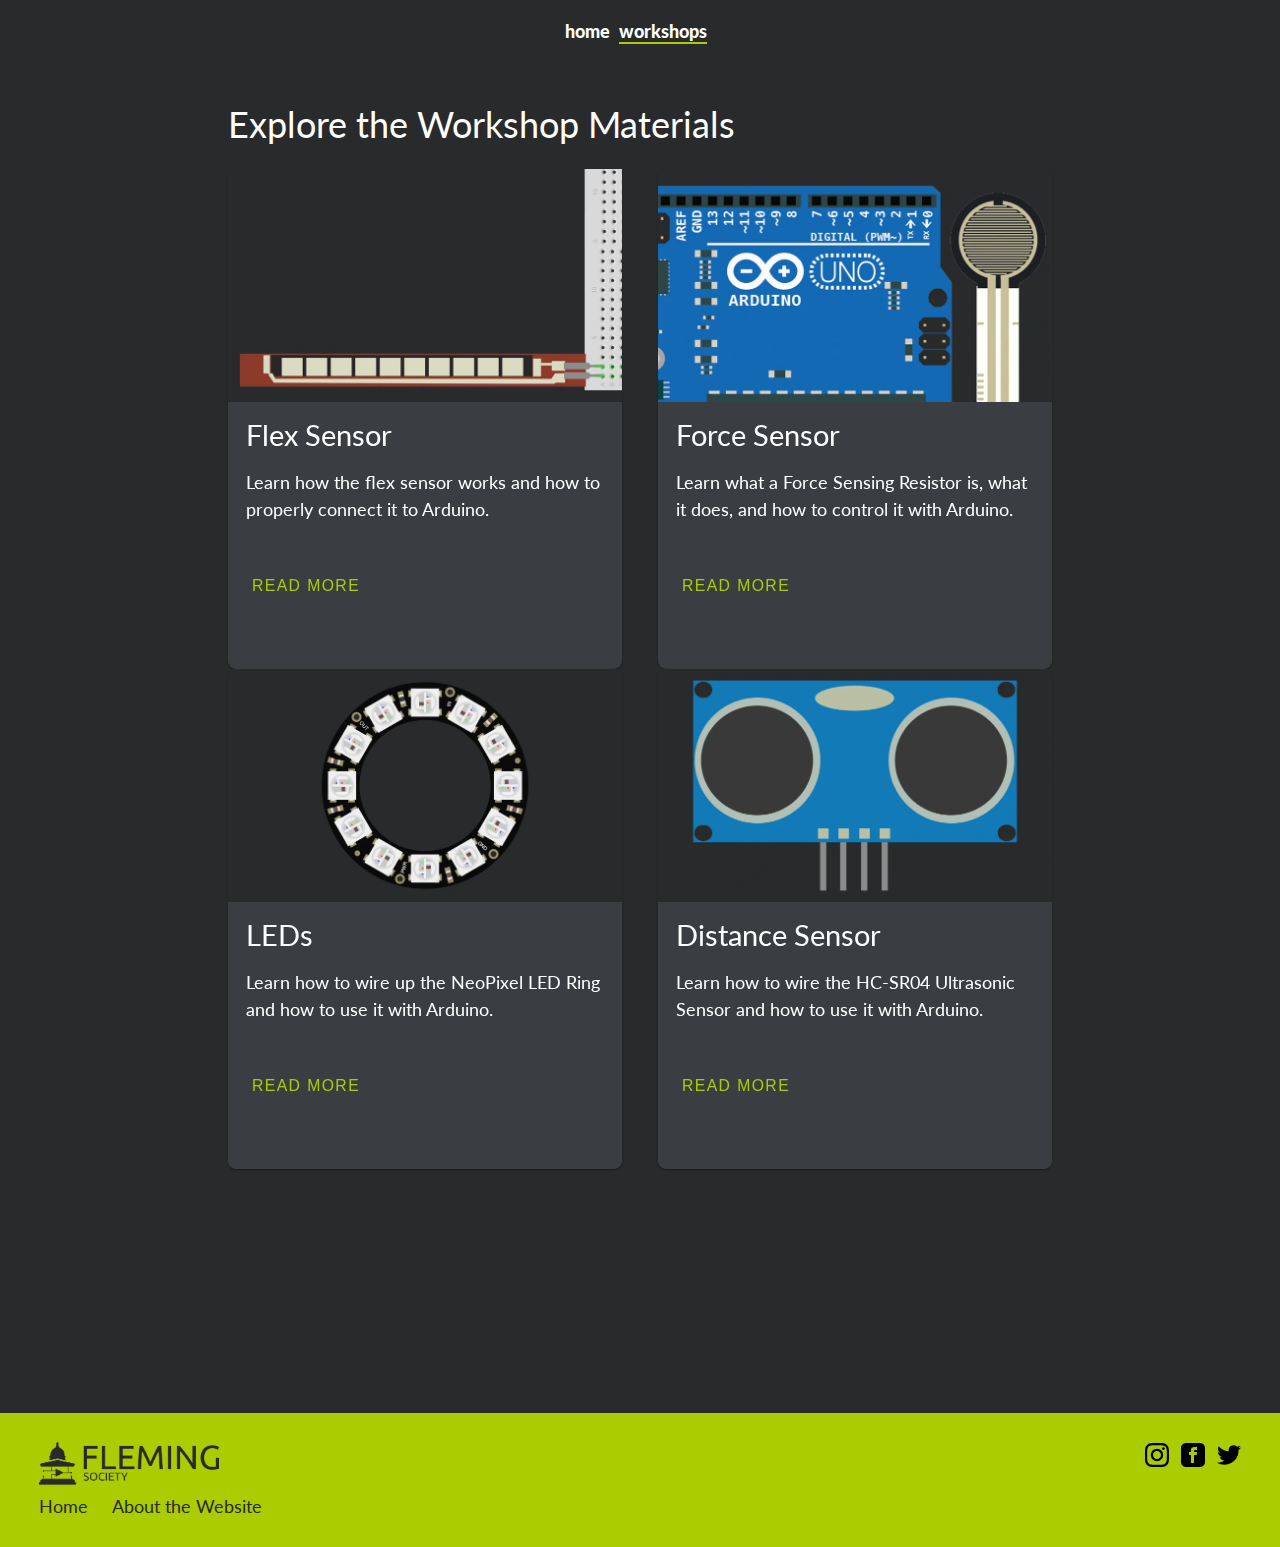
<file: workshops/index.html>
<!DOCTYPE html><html lang="en"><head><meta charSet="utf-8"/><meta http-equiv="x-ua-compatible" content="ie=edge"/><meta name="viewport" content="width=device-width, initial-scale=1, shrink-to-fit=no"/><style id="typography.js">html{font-family:sans-serif;-ms-text-size-adjust:100%;-webkit-text-size-adjust:100%}body{margin:0}article,aside,details,figcaption,figure,footer,header,main,menu,nav,section,summary{display:block}audio,canvas,progress,video{display:inline-block}audio:not([controls]){display:none;height:0}progress{vertical-align:baseline}[hidden],template{display:none}a{background-color:transparent;-webkit-text-decoration-skip:objects}a:active,a:hover{outline-width:0}abbr[title]{border-bottom:none;text-decoration:underline;text-decoration:underline dotted}b,strong{font-weight:inherit;font-weight:bolder}dfn{font-style:italic}h1{font-size:2em;margin:.67em 0}mark{background-color:#ff0;color:#000}small{font-size:80%}sub,sup{font-size:75%;line-height:0;position:relative;vertical-align:baseline}sub{bottom:-.25em}sup{top:-.5em}img{border-style:none}svg:not(:root){overflow:hidden}code,kbd,pre,samp{font-family:monospace,monospace;font-size:1em}figure{margin:1em 40px}hr{box-sizing:content-box;height:0;overflow:visible}button,input,optgroup,select,textarea{font:inherit;margin:0}optgroup{font-weight:700}button,input{overflow:visible}button,select{text-transform:none}[type=reset],[type=submit],button,html [type=button]{-webkit-appearance:button}[type=button]::-moz-focus-inner,[type=reset]::-moz-focus-inner,[type=submit]::-moz-focus-inner,button::-moz-focus-inner{border-style:none;padding:0}[type=button]:-moz-focusring,[type=reset]:-moz-focusring,[type=submit]:-moz-focusring,button:-moz-focusring{outline:1px dotted ButtonText}fieldset{border:1px solid silver;margin:0 2px;padding:.35em .625em .75em}legend{box-sizing:border-box;color:inherit;display:table;max-width:100%;padding:0;white-space:normal}textarea{overflow:auto}[type=checkbox],[type=radio]{box-sizing:border-box;padding:0}[type=number]::-webkit-inner-spin-button,[type=number]::-webkit-outer-spin-button{height:auto}[type=search]{-webkit-appearance:textfield;outline-offset:-2px}[type=search]::-webkit-search-cancel-button,[type=search]::-webkit-search-decoration{-webkit-appearance:none}::-webkit-input-placeholder{color:inherit;opacity:.54}::-webkit-file-upload-button{-webkit-appearance:button;font:inherit}html{font:112.5%/1.666 'Lato',-apple-system,'BlinkMacSystemFont','Segoe UI','Roboto','Helvetica','Arial',sans-serif,'Apple Color Emoji','Segoe UI Emoji','Segoe UI Symbol';box-sizing:border-box;overflow-y:scroll;}*{box-sizing:inherit;}*:before{box-sizing:inherit;}*:after{box-sizing:inherit;}body{color:hsla(0,0%,0%,0.8);font-family:'Lato',-apple-system,'BlinkMacSystemFont','Segoe UI','Roboto','Helvetica','Arial',sans-serif,'Apple Color Emoji','Segoe UI Emoji','Segoe UI Symbol';font-weight:normal;word-wrap:break-word;font-kerning:normal;-moz-font-feature-settings:"kern", "liga", "clig", "calt";-ms-font-feature-settings:"kern", "liga", "clig", "calt";-webkit-font-feature-settings:"kern", "liga", "clig", "calt";font-feature-settings:"kern", "liga", "clig", "calt";}img{max-width:100%;margin-left:0;margin-right:0;margin-top:0;padding-bottom:0;padding-left:0;padding-right:0;padding-top:0;margin-bottom:0;}h1{margin-left:0;margin-right:0;margin-top:0;padding-bottom:0;padding-left:0;padding-right:0;padding-top:0;margin-bottom:1.666rem;color:inherit;font-family:'Lato',-apple-system,'BlinkMacSystemFont','Segoe UI','Roboto','Helvetica','Arial',sans-serif,'Apple Color Emoji','Segoe UI Emoji','Segoe UI Symbol';font-weight:400;text-rendering:optimizeLegibility;font-size:3.157rem;line-height:1.1;}h2{margin-left:0;margin-right:0;margin-top:0;padding-bottom:0;padding-left:0;padding-right:0;padding-top:0;margin-bottom:1.666rem;color:inherit;font-family:'Lato',-apple-system,'BlinkMacSystemFont','Segoe UI','Roboto','Helvetica','Arial',sans-serif,'Apple Color Emoji','Segoe UI Emoji','Segoe UI Symbol';font-weight:400;text-rendering:optimizeLegibility;font-size:1.99326rem;line-height:1.1;}h3{margin-left:0;margin-right:0;margin-top:0;padding-bottom:0;padding-left:0;padding-right:0;padding-top:0;margin-bottom:1.666rem;color:inherit;font-family:'Lato',-apple-system,'BlinkMacSystemFont','Segoe UI','Roboto','Helvetica','Arial',sans-serif,'Apple Color Emoji','Segoe UI Emoji','Segoe UI Symbol';font-weight:400;text-rendering:optimizeLegibility;font-size:1.58383rem;line-height:1.1;}h4{margin-left:0;margin-right:0;margin-top:0;padding-bottom:0;padding-left:0;padding-right:0;padding-top:0;margin-bottom:1.666rem;color:inherit;font-family:'Lato',-apple-system,'BlinkMacSystemFont','Segoe UI','Roboto','Helvetica','Arial',sans-serif,'Apple Color Emoji','Segoe UI Emoji','Segoe UI Symbol';font-weight:400;text-rendering:optimizeLegibility;font-size:1rem;line-height:1.1;}h5{margin-left:0;margin-right:0;margin-top:0;padding-bottom:0;padding-left:0;padding-right:0;padding-top:0;margin-bottom:1.666rem;color:inherit;font-family:'Lato',-apple-system,'BlinkMacSystemFont','Segoe UI','Roboto','Helvetica','Arial',sans-serif,'Apple Color Emoji','Segoe UI Emoji','Segoe UI Symbol';font-weight:400;text-rendering:optimizeLegibility;font-size:0.79459rem;line-height:1.1;}h6{margin-left:0;margin-right:0;margin-top:0;padding-bottom:0;padding-left:0;padding-right:0;padding-top:0;margin-bottom:1.666rem;color:inherit;font-family:'Lato',-apple-system,'BlinkMacSystemFont','Segoe UI','Roboto','Helvetica','Arial',sans-serif,'Apple Color Emoji','Segoe UI Emoji','Segoe UI Symbol';font-weight:400;text-rendering:optimizeLegibility;font-size:0.7083rem;line-height:1.1;}hgroup{margin-left:0;margin-right:0;margin-top:0;padding-bottom:0;padding-left:0;padding-right:0;padding-top:0;margin-bottom:1.666rem;}ul{margin-left:1.666rem;margin-right:0;margin-top:0;padding-bottom:0;padding-left:0;padding-right:0;padding-top:0;margin-bottom:1.666rem;list-style-position:outside;list-style-image:none;}ol{margin-left:1.666rem;margin-right:0;margin-top:0;padding-bottom:0;padding-left:0;padding-right:0;padding-top:0;margin-bottom:1.666rem;list-style-position:outside;list-style-image:none;}dl{margin-left:0;margin-right:0;margin-top:0;padding-bottom:0;padding-left:0;padding-right:0;padding-top:0;margin-bottom:1.666rem;}dd{margin-left:0;margin-right:0;margin-top:0;padding-bottom:0;padding-left:0;padding-right:0;padding-top:0;margin-bottom:1.666rem;}p{margin-left:0;margin-right:0;margin-top:0;padding-bottom:0;padding-left:0;padding-right:0;padding-top:0;margin-bottom:1.666rem;}figure{margin-left:0;margin-right:0;margin-top:0;padding-bottom:0;padding-left:0;padding-right:0;padding-top:0;margin-bottom:1.666rem;}pre{margin-left:0;margin-right:0;margin-top:0;padding-bottom:0;padding-left:0;padding-right:0;padding-top:0;margin-bottom:1.666rem;font-size:0.85rem;line-height:1.666rem;}table{margin-left:0;margin-right:0;margin-top:0;padding-bottom:0;padding-left:0;padding-right:0;padding-top:0;margin-bottom:1.666rem;font-size:1rem;line-height:1.666rem;border-collapse:collapse;width:100%;}fieldset{margin-left:0;margin-right:0;margin-top:0;padding-bottom:0;padding-left:0;padding-right:0;padding-top:0;margin-bottom:1.666rem;}blockquote{margin-left:1.666rem;margin-right:1.666rem;margin-top:0;padding-bottom:0;padding-left:0;padding-right:0;padding-top:0;margin-bottom:1.666rem;}form{margin-left:0;margin-right:0;margin-top:0;padding-bottom:0;padding-left:0;padding-right:0;padding-top:0;margin-bottom:1.666rem;}noscript{margin-left:0;margin-right:0;margin-top:0;padding-bottom:0;padding-left:0;padding-right:0;padding-top:0;margin-bottom:1.666rem;}iframe{margin-left:0;margin-right:0;margin-top:0;padding-bottom:0;padding-left:0;padding-right:0;padding-top:0;margin-bottom:1.666rem;}hr{margin-left:0;margin-right:0;margin-top:0;padding-bottom:0;padding-left:0;padding-right:0;padding-top:0;margin-bottom:calc(1.666rem - 1px);background:hsla(0,0%,0%,0.2);border:none;height:1px;}address{margin-left:0;margin-right:0;margin-top:0;padding-bottom:0;padding-left:0;padding-right:0;padding-top:0;margin-bottom:1.666rem;}b{font-weight:bold;}strong{font-weight:bold;}dt{font-weight:bold;}th{font-weight:bold;}li{margin-bottom:calc(1.666rem / 2);}ol li{padding-left:0;}ul li{padding-left:0;}li > ol{margin-left:1.666rem;margin-bottom:calc(1.666rem / 2);margin-top:calc(1.666rem / 2);}li > ul{margin-left:1.666rem;margin-bottom:calc(1.666rem / 2);margin-top:calc(1.666rem / 2);}blockquote *:last-child{margin-bottom:0;}li *:last-child{margin-bottom:0;}p *:last-child{margin-bottom:0;}li > p{margin-bottom:calc(1.666rem / 2);}code{font-size:0.85rem;line-height:1.666rem;}kbd{font-size:0.85rem;line-height:1.666rem;}samp{font-size:0.85rem;line-height:1.666rem;}abbr{border-bottom:1px dotted hsla(0,0%,0%,0.5);cursor:help;}acronym{border-bottom:1px dotted hsla(0,0%,0%,0.5);cursor:help;}abbr[title]{border-bottom:1px dotted hsla(0,0%,0%,0.5);cursor:help;text-decoration:none;}thead{text-align:left;}td,th{text-align:left;border-bottom:1px solid hsla(0,0%,0%,0.12);font-feature-settings:"tnum";-moz-font-feature-settings:"tnum";-ms-font-feature-settings:"tnum";-webkit-font-feature-settings:"tnum";padding-left:1.11067rem;padding-right:1.11067rem;padding-top:0.833rem;padding-bottom:calc(0.833rem - 1px);}th:first-child,td:first-child{padding-left:0;}th:last-child,td:last-child{padding-right:0;}</style><style data-href="/styles.bfc7fb55f547c01f3716.css">@import url(https://fonts.googleapis.com/css?family=Ubuntu&display=swap);@import url(https://fonts.googleapis.com/css?family=Lato&display=swap);.header-module--siteHeader--1O22-{margin:1rem auto;font-weight:900}.header-module--siteHeader--1O22->nav ul{text-align:center;list-style-type:none;margin:0;padding:0}.header-module--siteHeader--1O22->nav ul li{display:inline;margin-right:.5rem;font-family:Lato,sans-serif}.header-module--siteHeader--1O22->nav ul li:hover{border-bottom:2px solid var(--mdc-theme-primary)}.header-module--siteHeader--1O22->nav ul li a{text-decoration:none}.header-module--activeLink--1M5V6{border-bottom:2px solid var(--mdc-theme-primary)}.footer-module--siteFooter--1akTA{position:absolute;bottom:0;display:flex;flex-direction:column;justify-content:space-between;width:100%;padding:1.5rem;background-color:var(--mdc-theme-primary);color:var(--mdc-theme-on-primary)}.footer-module--footerNav--TcMbw{display:block}.footer-module--footerNav--TcMbw ul{list-style-type:none;margin:0;padding:0}.footer-module--footerLogo--iA_g7{margin:12px 0}.footer-module--footerNav--TcMbw ul li{display:block;margin:12px 0}.footer-module--footerNav2--1xjPK{display:block;text-align:left}.footer-module--footerNav2--1xjPK a{margin-right:12px}.footer-module--footerIcon--1eULs{vertical-align:middle;stroke:#282a2b}@media screen and (min-width:650px){.footer-module--siteFooter--1akTA{flex-direction:row}.footer-module--footerNav--TcMbw ul li{display:inline;margin:0 12px}.footer-module--footerLogo--iA_g7{margin:0 12px}.footer-module--footerNav2--1xjPK{text-align:right}}.centeredLayout-module--siteContainer--1MBQp{min-height:100vh;overflow:hidden;display:block;position:relative;padding-bottom:360px}.centeredLayout-module--siteMain--OpQAX{min-height:100%;margin:0 auto;max-width:860px;padding:1rem}.blogPost-module--blogPostContent--BAfg9 a{text-decoration:underline!important}.layout-module--siteContainer--16IDw{min-height:100vh;overflow:hidden;display:block;position:relative;padding-bottom:360px}.layout-module--siteMain--1ad9e{min-height:100%;margin:0 auto}

/*! normalize.css v8.0.1 | MIT License | github.com/necolas/normalize.css */html{line-height:1.15;-webkit-text-size-adjust:100%}body{margin:0}main{display:block}h1{font-size:2em;margin:.67em 0}hr{box-sizing:content-box;height:0;overflow:visible}pre{font-family:monospace,monospace;font-size:1em}a{background-color:transparent}abbr[title]{border-bottom:none;text-decoration:underline;-webkit-text-decoration:underline dotted;text-decoration:underline dotted}b,strong{font-weight:bolder}code,kbd,samp{font-family:monospace,monospace;font-size:1em}small{font-size:80%}sub,sup{font-size:75%;line-height:0;position:relative;vertical-align:baseline}sub{bottom:-.25em}sup{top:-.5em}img{border-style:none}button,input,optgroup,select,textarea{font-family:inherit;font-size:100%;line-height:1.15;margin:0}button,input{overflow:visible}button,select{text-transform:none}[type=button],[type=reset],[type=submit],button{-webkit-appearance:button}[type=button]::-moz-focus-inner,[type=reset]::-moz-focus-inner,[type=submit]::-moz-focus-inner,button::-moz-focus-inner{border-style:none;padding:0}[type=button]:-moz-focusring,[type=reset]:-moz-focusring,[type=submit]:-moz-focusring,button:-moz-focusring{outline:1px dotted ButtonText}fieldset{padding:.35em .75em .625em}legend{box-sizing:border-box;color:inherit;display:table;max-width:100%;padding:0;white-space:normal}progress{vertical-align:baseline}textarea{overflow:auto}[type=checkbox],[type=radio]{box-sizing:border-box;padding:0}[type=number]::-webkit-inner-spin-button,[type=number]::-webkit-outer-spin-button{height:auto}[type=search]{-webkit-appearance:textfield;outline-offset:-2px}[type=search]::-webkit-search-decoration{-webkit-appearance:none}::-webkit-file-upload-button{-webkit-appearance:button;font:inherit}details{display:block}summary{display:list-item}[hidden],template{display:none}:root{--mdc-theme-primary:#abcc00;--mdc-theme-on-primary:#282a2b;--mdc-theme-secondary:#fff;--mdc-theme-on-secondary:#282a2b;--mdc-theme-surface:#3a3e42;--mdc-theme-background:#282a2b;--mdc-theme-on-background:#fff}@font-face{font-family:Material Icons;font-style:normal;font-weight:400;src:local("Material Icons Regular"),local("MaterialIcons-Regular"),url(https://fonts.gstatic.com/s/materialicons/v47/flUhRq6tzZclQEJ-Vdg-IuiaDsNc.woff2) format("woff2");font-display:swap}.material-icons{font-family:Material Icons;font-weight:400;font-style:normal;font-size:24px;line-height:1;letter-spacing:normal;text-transform:none;display:inline-block;white-space:nowrap;word-wrap:normal;direction:ltr;-webkit-font-feature-settings:"liga";-webkit-font-smoothing:antialiased}.anoun-title{font-family:Playfair Display,serif;font-weight:900;color:var(--mdc-theme-primary)}.fleming-title{font-family:Ubuntu,sans-serif;font-style:normal;font-weight:700}@-webkit-keyframes mdc-ripple-fg-radius-in{0%{-webkit-animation-timing-function:cubic-bezier(.4,0,.2,1);animation-timing-function:cubic-bezier(.4,0,.2,1);-webkit-transform:translate(var(--mdc-ripple-fg-translate-start,0)) scale(1);transform:translate(var(--mdc-ripple-fg-translate-start,0)) scale(1)}to{-webkit-transform:translate(var(--mdc-ripple-fg-translate-end,0)) scale(var(--mdc-ripple-fg-scale,1));transform:translate(var(--mdc-ripple-fg-translate-end,0)) scale(var(--mdc-ripple-fg-scale,1))}}@keyframes mdc-ripple-fg-radius-in{0%{-webkit-animation-timing-function:cubic-bezier(.4,0,.2,1);animation-timing-function:cubic-bezier(.4,0,.2,1);-webkit-transform:translate(var(--mdc-ripple-fg-translate-start,0)) scale(1);transform:translate(var(--mdc-ripple-fg-translate-start,0)) scale(1)}to{-webkit-transform:translate(var(--mdc-ripple-fg-translate-end,0)) scale(var(--mdc-ripple-fg-scale,1));transform:translate(var(--mdc-ripple-fg-translate-end,0)) scale(var(--mdc-ripple-fg-scale,1))}}@-webkit-keyframes mdc-ripple-fg-opacity-in{0%{-webkit-animation-timing-function:linear;animation-timing-function:linear;opacity:0}to{opacity:var(--mdc-ripple-fg-opacity,0)}}@keyframes mdc-ripple-fg-opacity-in{0%{-webkit-animation-timing-function:linear;animation-timing-function:linear;opacity:0}to{opacity:var(--mdc-ripple-fg-opacity,0)}}@-webkit-keyframes mdc-ripple-fg-opacity-out{0%{-webkit-animation-timing-function:linear;animation-timing-function:linear;opacity:var(--mdc-ripple-fg-opacity,0)}to{opacity:0}}@keyframes mdc-ripple-fg-opacity-out{0%{-webkit-animation-timing-function:linear;animation-timing-function:linear;opacity:var(--mdc-ripple-fg-opacity,0)}to{opacity:0}}.mdc-ripple-surface--test-edge-var-bug{--mdc-ripple-surface-test-edge-var:1px solid #000;visibility:hidden}.mdc-ripple-surface--test-edge-var-bug:before{border:var(--mdc-ripple-surface-test-edge-var)}.material-icons--ripple-surface{--mdc-ripple-fg-size:0;--mdc-ripple-left:0;--mdc-ripple-top:0;--mdc-ripple-fg-scale:1;--mdc-ripple-fg-translate-end:0;--mdc-ripple-fg-translate-start:0;-webkit-tap-highlight-color:rgba(0,0,0,0);will-change:transform,opacity}.material-icons--ripple-surface:after,.material-icons--ripple-surface:before{position:absolute;border-radius:50%;opacity:0;pointer-events:none;content:""}.material-icons--ripple-surface:before{-webkit-transition:opacity 15ms linear,background-color 15ms linear;transition:opacity 15ms linear,background-color 15ms linear;z-index:1}.material-icons--ripple-surface.mdc-ripple-upgraded:before{-webkit-transform:scale(var(--mdc-ripple-fg-scale,1));transform:scale(var(--mdc-ripple-fg-scale,1))}.material-icons--ripple-surface.mdc-ripple-upgraded:after{top:0;left:0;-webkit-transform:scale(0);transform:scale(0);-webkit-transform-origin:center center;transform-origin:center center}.material-icons--ripple-surface.mdc-ripple-upgraded--unbounded:after{top:var(--mdc-ripple-top,0);left:var(--mdc-ripple-left,0)}.material-icons--ripple-surface.mdc-ripple-upgraded--foreground-activation:after{-webkit-animation:mdc-ripple-fg-radius-in 225ms forwards,mdc-ripple-fg-opacity-in 75ms forwards;animation:mdc-ripple-fg-radius-in 225ms forwards,mdc-ripple-fg-opacity-in 75ms forwards}.material-icons--ripple-surface.mdc-ripple-upgraded--foreground-deactivation:after{-webkit-animation:mdc-ripple-fg-opacity-out .15s;animation:mdc-ripple-fg-opacity-out .15s;-webkit-transform:translate(var(--mdc-ripple-fg-translate-end,0)) scale(var(--mdc-ripple-fg-scale,1));transform:translate(var(--mdc-ripple-fg-translate-end,0)) scale(var(--mdc-ripple-fg-scale,1))}.material-icons--ripple-surface:after,.material-icons--ripple-surface:before{top:-50%;left:-50%;width:200%;height:200%}.material-icons--ripple-surface.mdc-ripple-upgraded:after{width:var(--mdc-ripple-fg-size,100%);height:var(--mdc-ripple-fg-size,100%)}.material-icons--ripple-surface:after,.material-icons--ripple-surface:before{background-color:#000}.material-icons--ripple-surface:hover:before{opacity:.04}.material-icons--ripple-surface.mdc-ripple-upgraded--background-focused:before,.material-icons--ripple-surface:not(.mdc-ripple-upgraded):focus:before{-webkit-transition-duration:75ms;transition-duration:75ms;opacity:.12}.material-icons--ripple-surface:not(.mdc-ripple-upgraded):after{-webkit-transition:opacity .15s linear;transition:opacity .15s linear}.material-icons--ripple-surface:not(.mdc-ripple-upgraded):active:after{-webkit-transition-duration:75ms;transition-duration:75ms;opacity:.12}.material-icons--ripple-surface.mdc-ripple-upgraded{--mdc-ripple-fg-opacity:0.12}.mdc-card{border-radius:4px;background-color:#fff;background-color:var(--mdc-theme-surface,#fff);display:flex;flex-direction:column;box-sizing:border-box}.mdc-card--outlined{box-shadow:0 0 0 0 rgba(0,0,0,.2),0 0 0 0 rgba(0,0,0,.14),0 0 0 0 rgba(0,0,0,.12);border:1px solid #e0e0e0}.mdc-card__media{position:relative;box-sizing:border-box;background-repeat:no-repeat;background-position:50%;background-size:cover}.mdc-card__media:before{display:block;content:""}.mdc-card__media:first-child{border-top-left-radius:inherit;border-top-right-radius:inherit}.mdc-card__media:last-child{border-bottom-left-radius:inherit;border-bottom-right-radius:inherit}.mdc-card__media--square:before{margin-top:100%}.mdc-card__media--16-9:before{margin-top:56.25%}.mdc-card__media-content{position:absolute;top:0;right:0;bottom:0;left:0;box-sizing:border-box}.mdc-card__primary-action{display:flex;flex-direction:column;box-sizing:border-box;position:relative;outline:none;color:inherit;text-decoration:none;cursor:pointer;overflow:hidden}.mdc-card__primary-action:first-child{border-top-left-radius:inherit;border-top-right-radius:inherit}.mdc-card__primary-action:last-child{border-bottom-left-radius:inherit;border-bottom-right-radius:inherit}.mdc-card__actions{display:flex;flex-direction:row;align-items:center;box-sizing:border-box;min-height:52px;padding:8px}.mdc-card__actions--full-bleed{padding:0}.mdc-card__action-buttons,.mdc-card__action-icons{display:flex;flex-direction:row;align-items:center;box-sizing:border-box}.mdc-card__action-icons{color:rgba(0,0,0,.6);flex-grow:1;justify-content:flex-end}.mdc-card__action-buttons+.mdc-card__action-icons{margin-left:16px;margin-right:0}.mdc-card__action-buttons+.mdc-card__action-icons[dir=rtl],[dir=rtl] .mdc-card__action-buttons+.mdc-card__action-icons{margin-left:0;margin-right:16px}.mdc-card__action{display:inline-flex;flex-direction:row;align-items:center;box-sizing:border-box;justify-content:center;cursor:pointer;-webkit-user-select:none;-moz-user-select:none;-ms-user-select:none;user-select:none}.mdc-card__action:focus{outline:none}.mdc-card__action--button{margin-left:0;margin-right:8px;padding:0 8px}.mdc-card__action--button[dir=rtl],[dir=rtl] .mdc-card__action--button{margin-left:8px;margin-right:0}.mdc-card__action--button:last-child,.mdc-card__action--button:last-child[dir=rtl],[dir=rtl] .mdc-card__action--button:last-child{margin-left:0;margin-right:0}.mdc-card__actions--full-bleed .mdc-card__action--button{justify-content:space-between;width:100%;height:auto;max-height:none;margin:0;padding:8px 16px;text-align:left}.mdc-card__actions--full-bleed .mdc-card__action--button[dir=rtl],[dir=rtl] .mdc-card__actions--full-bleed .mdc-card__action--button{text-align:right}.mdc-card__action--icon{margin:-6px 0;padding:12px}.mdc-card__action--icon:not(:disabled){color:rgba(0,0,0,.6)}.mdc-card__primary-action{--mdc-ripple-fg-size:0;--mdc-ripple-left:0;--mdc-ripple-top:0;--mdc-ripple-fg-scale:1;--mdc-ripple-fg-translate-end:0;--mdc-ripple-fg-translate-start:0;-webkit-tap-highlight-color:rgba(0,0,0,0);will-change:transform,opacity}.mdc-card__primary-action:after,.mdc-card__primary-action:before{position:absolute;border-radius:50%;opacity:0;pointer-events:none;content:""}.mdc-card__primary-action:before{-webkit-transition:opacity 15ms linear,background-color 15ms linear;transition:opacity 15ms linear,background-color 15ms linear;z-index:1}.mdc-card__primary-action.mdc-ripple-upgraded:before{-webkit-transform:scale(var(--mdc-ripple-fg-scale,1));transform:scale(var(--mdc-ripple-fg-scale,1))}.mdc-card__primary-action.mdc-ripple-upgraded:after{top:0;left:0;-webkit-transform:scale(0);transform:scale(0);-webkit-transform-origin:center center;transform-origin:center center}.mdc-card__primary-action.mdc-ripple-upgraded--unbounded:after{top:var(--mdc-ripple-top,0);left:var(--mdc-ripple-left,0)}.mdc-card__primary-action.mdc-ripple-upgraded--foreground-activation:after{-webkit-animation:mdc-ripple-fg-radius-in 225ms forwards,mdc-ripple-fg-opacity-in 75ms forwards;animation:mdc-ripple-fg-radius-in 225ms forwards,mdc-ripple-fg-opacity-in 75ms forwards}.mdc-card__primary-action.mdc-ripple-upgraded--foreground-deactivation:after{-webkit-animation:mdc-ripple-fg-opacity-out .15s;animation:mdc-ripple-fg-opacity-out .15s;-webkit-transform:translate(var(--mdc-ripple-fg-translate-end,0)) scale(var(--mdc-ripple-fg-scale,1));transform:translate(var(--mdc-ripple-fg-translate-end,0)) scale(var(--mdc-ripple-fg-scale,1))}.mdc-card__primary-action:after,.mdc-card__primary-action:before{top:-50%;left:-50%;width:200%;height:200%}.mdc-card__primary-action.mdc-ripple-upgraded:after{width:var(--mdc-ripple-fg-size,100%);height:var(--mdc-ripple-fg-size,100%)}.mdc-card__primary-action:after,.mdc-card__primary-action:before{background-color:#000}.mdc-card__primary-action:hover:before{opacity:.04}.mdc-card__primary-action.mdc-ripple-upgraded--background-focused:before,.mdc-card__primary-action:not(.mdc-ripple-upgraded):focus:before{-webkit-transition-duration:75ms;transition-duration:75ms;opacity:.12}.mdc-card__primary-action:not(.mdc-ripple-upgraded):after{-webkit-transition:opacity .15s linear;transition:opacity .15s linear}.mdc-card__primary-action:not(.mdc-ripple-upgraded):active:after{-webkit-transition-duration:75ms;transition-duration:75ms;opacity:.12}.mdc-card__primary-action.mdc-ripple-upgraded{--mdc-ripple-fg-opacity:0.12}.mdc-button{font-family:Roboto,sans-serif;-moz-osx-font-smoothing:grayscale;-webkit-font-smoothing:antialiased;font-size:.875rem;line-height:2.25rem;font-weight:500;letter-spacing:.08929em;text-decoration:none;text-transform:uppercase;padding:0 8px;display:inline-flex;position:relative;align-items:center;justify-content:center;box-sizing:border-box;min-width:64px;height:36px;border:none;outline:none;line-height:inherit;-webkit-user-select:none;-moz-user-select:none;-ms-user-select:none;user-select:none;-webkit-appearance:none;overflow:hidden;vertical-align:middle;border-radius:4px}.mdc-button::-moz-focus-inner{padding:0;border:0}.mdc-button:active{outline:none}.mdc-button:hover{cursor:pointer}.mdc-button:disabled{background-color:transparent;color:rgba(0,0,0,.37);cursor:default;pointer-events:none}.mdc-button.mdc-button--dense{border-radius:4px}.mdc-button:not(:disabled){background-color:transparent}.mdc-button .mdc-button__icon{margin-left:0;margin-right:8px;display:inline-block;width:18px;height:18px;font-size:18px;vertical-align:top}.mdc-button .mdc-button__icon[dir=rtl],[dir=rtl] .mdc-button .mdc-button__icon{margin-left:8px;margin-right:0}.mdc-button:not(:disabled){color:#6200ee;color:var(--mdc-theme-primary,#6200ee)}.mdc-button__label+.mdc-button__icon{margin-left:8px;margin-right:0}.mdc-button__label+.mdc-button__icon[dir=rtl],[dir=rtl] .mdc-button__label+.mdc-button__icon{margin-left:0;margin-right:8px}svg.mdc-button__icon{fill:currentColor}.mdc-button--outlined .mdc-button__icon,.mdc-button--raised .mdc-button__icon,.mdc-button--unelevated .mdc-button__icon{margin-left:-4px;margin-right:8px}.mdc-button--outlined .mdc-button__icon[dir=rtl],.mdc-button--outlined .mdc-button__label+.mdc-button__icon,.mdc-button--raised .mdc-button__icon[dir=rtl],.mdc-button--raised .mdc-button__label+.mdc-button__icon,.mdc-button--unelevated .mdc-button__icon[dir=rtl],.mdc-button--unelevated .mdc-button__label+.mdc-button__icon,[dir=rtl] .mdc-button--outlined .mdc-button__icon,[dir=rtl] .mdc-button--raised .mdc-button__icon,[dir=rtl] .mdc-button--unelevated .mdc-button__icon{margin-left:8px;margin-right:-4px}.mdc-button--outlined .mdc-button__label+.mdc-button__icon[dir=rtl],.mdc-button--raised .mdc-button__label+.mdc-button__icon[dir=rtl],.mdc-button--unelevated .mdc-button__label+.mdc-button__icon[dir=rtl],[dir=rtl] .mdc-button--outlined .mdc-button__label+.mdc-button__icon,[dir=rtl] .mdc-button--raised .mdc-button__label+.mdc-button__icon,[dir=rtl] .mdc-button--unelevated .mdc-button__label+.mdc-button__icon{margin-left:-4px;margin-right:8px}.mdc-button--raised,.mdc-button--unelevated{padding:0 16px}.mdc-button--raised:disabled,.mdc-button--unelevated:disabled{background-color:rgba(0,0,0,.12);color:rgba(0,0,0,.37)}.mdc-button--raised:not(:disabled),.mdc-button--unelevated:not(:disabled){background-color:#6200ee}@supports not (-ms-ime-align:auto){.mdc-button--raised:not(:disabled),.mdc-button--unelevated:not(:disabled){background-color:var(--mdc-theme-primary,#6200ee)}}.mdc-button--raised:not(:disabled),.mdc-button--unelevated:not(:disabled){color:#fff;color:var(--mdc-theme-on-primary,#fff)}.mdc-button--raised{box-shadow:0 3px 1px -2px rgba(0,0,0,.2),0 2px 2px 0 rgba(0,0,0,.14),0 1px 5px 0 rgba(0,0,0,.12);-webkit-transition:box-shadow .28s cubic-bezier(.4,0,.2,1);transition:box-shadow .28s cubic-bezier(.4,0,.2,1)}.mdc-button--raised:focus,.mdc-button--raised:hover{box-shadow:0 2px 4px -1px rgba(0,0,0,.2),0 4px 5px 0 rgba(0,0,0,.14),0 1px 10px 0 rgba(0,0,0,.12)}.mdc-button--raised:active{box-shadow:0 5px 5px -3px rgba(0,0,0,.2),0 8px 10px 1px rgba(0,0,0,.14),0 3px 14px 2px rgba(0,0,0,.12)}.mdc-button--raised:disabled{box-shadow:0 0 0 0 rgba(0,0,0,.2),0 0 0 0 rgba(0,0,0,.14),0 0 0 0 rgba(0,0,0,.12)}.mdc-button--outlined{border-style:solid;padding:0 14px;border-width:2px}.mdc-button--outlined:disabled{border-color:rgba(0,0,0,.37)}.mdc-button--outlined:not(:disabled){border-color:#6200ee;border-color:var(--mdc-theme-primary,#6200ee)}.mdc-button--dense{height:32px;font-size:.8125rem}.mdc-button{--mdc-ripple-fg-size:0;--mdc-ripple-left:0;--mdc-ripple-top:0;--mdc-ripple-fg-scale:1;--mdc-ripple-fg-translate-end:0;--mdc-ripple-fg-translate-start:0;-webkit-tap-highlight-color:rgba(0,0,0,0);will-change:transform,opacity}.mdc-button:after,.mdc-button:before{position:absolute;border-radius:50%;opacity:0;pointer-events:none;content:""}.mdc-button:before{-webkit-transition:opacity 15ms linear,background-color 15ms linear;transition:opacity 15ms linear,background-color 15ms linear;z-index:1}.mdc-button.mdc-ripple-upgraded:before{-webkit-transform:scale(var(--mdc-ripple-fg-scale,1));transform:scale(var(--mdc-ripple-fg-scale,1))}.mdc-button.mdc-ripple-upgraded:after{top:0;left:0;-webkit-transform:scale(0);transform:scale(0);-webkit-transform-origin:center center;transform-origin:center center}.mdc-button.mdc-ripple-upgraded--unbounded:after{top:var(--mdc-ripple-top,0);left:var(--mdc-ripple-left,0)}.mdc-button.mdc-ripple-upgraded--foreground-activation:after{-webkit-animation:mdc-ripple-fg-radius-in 225ms forwards,mdc-ripple-fg-opacity-in 75ms forwards;animation:mdc-ripple-fg-radius-in 225ms forwards,mdc-ripple-fg-opacity-in 75ms forwards}.mdc-button.mdc-ripple-upgraded--foreground-deactivation:after{-webkit-animation:mdc-ripple-fg-opacity-out .15s;animation:mdc-ripple-fg-opacity-out .15s;-webkit-transform:translate(var(--mdc-ripple-fg-translate-end,0)) scale(var(--mdc-ripple-fg-scale,1));transform:translate(var(--mdc-ripple-fg-translate-end,0)) scale(var(--mdc-ripple-fg-scale,1))}.mdc-button:after,.mdc-button:before{top:-50%;left:-50%;width:200%;height:200%}.mdc-button.mdc-ripple-upgraded:after{width:var(--mdc-ripple-fg-size,100%);height:var(--mdc-ripple-fg-size,100%)}.mdc-button:after,.mdc-button:before{background-color:#6200ee}@supports not (-ms-ime-align:auto){.mdc-button:after,.mdc-button:before{background-color:var(--mdc-theme-primary,#6200ee)}}.mdc-button:hover:before{opacity:.04}.mdc-button.mdc-ripple-upgraded--background-focused:before,.mdc-button:not(.mdc-ripple-upgraded):focus:before{-webkit-transition-duration:75ms;transition-duration:75ms;opacity:.12}.mdc-button:not(.mdc-ripple-upgraded):after{-webkit-transition:opacity .15s linear;transition:opacity .15s linear}.mdc-button:not(.mdc-ripple-upgraded):active:after{-webkit-transition-duration:75ms;transition-duration:75ms;opacity:.12}.mdc-button.mdc-ripple-upgraded{--mdc-ripple-fg-opacity:0.12}.mdc-button--raised:after,.mdc-button--raised:before,.mdc-button--unelevated:after,.mdc-button--unelevated:before{background-color:#fff}@supports not (-ms-ime-align:auto){.mdc-button--raised:after,.mdc-button--raised:before,.mdc-button--unelevated:after,.mdc-button--unelevated:before{background-color:var(--mdc-theme-on-primary,#fff)}}.mdc-button--raised:hover:before,.mdc-button--unelevated:hover:before{opacity:.08}.mdc-button--raised.mdc-ripple-upgraded--background-focused:before,.mdc-button--raised:not(.mdc-ripple-upgraded):focus:before,.mdc-button--unelevated.mdc-ripple-upgraded--background-focused:before,.mdc-button--unelevated:not(.mdc-ripple-upgraded):focus:before{-webkit-transition-duration:75ms;transition-duration:75ms;opacity:.24}.mdc-button--raised:not(.mdc-ripple-upgraded):after,.mdc-button--unelevated:not(.mdc-ripple-upgraded):after{-webkit-transition:opacity .15s linear;transition:opacity .15s linear}.mdc-button--raised:not(.mdc-ripple-upgraded):active:after,.mdc-button--unelevated:not(.mdc-ripple-upgraded):active:after{-webkit-transition-duration:75ms;transition-duration:75ms;opacity:.24}.mdc-button--raised.mdc-ripple-upgraded,.mdc-button--unelevated.mdc-ripple-upgraded{--mdc-ripple-fg-opacity:0.24}.mdc-floating-label{font-family:Roboto,sans-serif;-moz-osx-font-smoothing:grayscale;-webkit-font-smoothing:antialiased;font-size:1rem;line-height:1.75rem;font-weight:400;letter-spacing:.00937em;text-decoration:inherit;text-transform:inherit;position:absolute;left:0;-webkit-transform-origin:left top;transform-origin:left top;-webkit-transition:color .15s cubic-bezier(.4,0,.2,1),-webkit-transform .15s cubic-bezier(.4,0,.2,1);transition:color .15s cubic-bezier(.4,0,.2,1),-webkit-transform .15s cubic-bezier(.4,0,.2,1);transition:transform .15s cubic-bezier(.4,0,.2,1),color .15s cubic-bezier(.4,0,.2,1);transition:transform .15s cubic-bezier(.4,0,.2,1),color .15s cubic-bezier(.4,0,.2,1),-webkit-transform .15s cubic-bezier(.4,0,.2,1);line-height:1.15rem;text-align:left;text-overflow:ellipsis;white-space:nowrap;cursor:text;overflow:hidden;will-change:transform}.mdc-floating-label[dir=rtl],[dir=rtl] .mdc-floating-label{right:0;left:auto;-webkit-transform-origin:right top;transform-origin:right top;text-align:right}.mdc-floating-label--float-above{cursor:auto;-webkit-transform:translateY(-50%) scale(.75);transform:translateY(-50%) scale(.75)}.mdc-floating-label--shake{-webkit-animation:mdc-floating-label-shake-float-above-standard .25s 1;animation:mdc-floating-label-shake-float-above-standard .25s 1}@-webkit-keyframes mdc-floating-label-shake-float-above-standard{0%{-webkit-transform:translateX(0) translateY(-50%) scale(.75);transform:translateX(0) translateY(-50%) scale(.75)}33%{-webkit-animation-timing-function:cubic-bezier(.5,0,.70173,.49582);animation-timing-function:cubic-bezier(.5,0,.70173,.49582);-webkit-transform:translateX(4%) translateY(-50%) scale(.75);transform:translateX(4%) translateY(-50%) scale(.75)}66%{-webkit-animation-timing-function:cubic-bezier(.30244,.38135,.55,.95635);animation-timing-function:cubic-bezier(.30244,.38135,.55,.95635);-webkit-transform:translateX(-4%) translateY(-50%) scale(.75);transform:translateX(-4%) translateY(-50%) scale(.75)}to{-webkit-transform:translateX(0) translateY(-50%) scale(.75);transform:translateX(0) translateY(-50%) scale(.75)}}@keyframes mdc-floating-label-shake-float-above-standard{0%{-webkit-transform:translateX(0) translateY(-50%) scale(.75);transform:translateX(0) translateY(-50%) scale(.75)}33%{-webkit-animation-timing-function:cubic-bezier(.5,0,.70173,.49582);animation-timing-function:cubic-bezier(.5,0,.70173,.49582);-webkit-transform:translateX(4%) translateY(-50%) scale(.75);transform:translateX(4%) translateY(-50%) scale(.75)}66%{-webkit-animation-timing-function:cubic-bezier(.30244,.38135,.55,.95635);animation-timing-function:cubic-bezier(.30244,.38135,.55,.95635);-webkit-transform:translateX(-4%) translateY(-50%) scale(.75);transform:translateX(-4%) translateY(-50%) scale(.75)}to{-webkit-transform:translateX(0) translateY(-50%) scale(.75);transform:translateX(0) translateY(-50%) scale(.75)}}.mdc-line-ripple{position:absolute;bottom:0;left:0;width:100%;height:2px;-webkit-transform:scaleX(0);transform:scaleX(0);-webkit-transition:opacity .18s cubic-bezier(.4,0,.2,1),-webkit-transform .18s cubic-bezier(.4,0,.2,1);transition:opacity .18s cubic-bezier(.4,0,.2,1),-webkit-transform .18s cubic-bezier(.4,0,.2,1);transition:transform .18s cubic-bezier(.4,0,.2,1),opacity .18s cubic-bezier(.4,0,.2,1);transition:transform .18s cubic-bezier(.4,0,.2,1),opacity .18s cubic-bezier(.4,0,.2,1),-webkit-transform .18s cubic-bezier(.4,0,.2,1);opacity:0;z-index:2}.mdc-line-ripple--active{-webkit-transform:scaleX(1);transform:scaleX(1);opacity:1}.mdc-line-ripple--deactivating{opacity:0}.mdc-notched-outline{display:flex;position:absolute;right:0;left:0;box-sizing:border-box;width:100%;max-width:100%;height:100%;text-align:left;pointer-events:none}.mdc-notched-outline[dir=rtl],[dir=rtl] .mdc-notched-outline{text-align:right}.mdc-notched-outline__leading,.mdc-notched-outline__notch,.mdc-notched-outline__trailing{box-sizing:border-box;height:100%;-webkit-transition:border .15s cubic-bezier(.4,0,.2,1);transition:border .15s cubic-bezier(.4,0,.2,1);border-top:1px solid;border-bottom:1px solid;pointer-events:none}.mdc-notched-outline__leading{border-left:1px solid;border-right:none;width:12px}.mdc-notched-outline__leading[dir=rtl],.mdc-notched-outline__trailing,[dir=rtl] .mdc-notched-outline__leading{border-left:none;border-right:1px solid}.mdc-notched-outline__trailing{flex-grow:1}.mdc-notched-outline__trailing[dir=rtl],[dir=rtl] .mdc-notched-outline__trailing{border-left:1px solid;border-right:none}.mdc-notched-outline__notch{flex:0 0 auto;width:auto;max-width:calc(100% - 24px)}.mdc-notched-outline .mdc-floating-label{display:inline-block;position:relative;top:17px;bottom:auto;max-width:100%}.mdc-notched-outline .mdc-floating-label--float-above{text-overflow:clip}.mdc-notched-outline--upgraded .mdc-floating-label--float-above{max-width:133.33333%}.mdc-notched-outline--notched .mdc-notched-outline__notch{padding-left:0;padding-right:8px;border-top:none}.mdc-notched-outline--notched .mdc-notched-outline__notch[dir=rtl],[dir=rtl] .mdc-notched-outline--notched .mdc-notched-outline__notch{padding-left:8px;padding-right:0}.mdc-notched-outline--no-label .mdc-notched-outline__notch{padding:0}.mdc-text-field-helper-text{font-family:Roboto,sans-serif;-moz-osx-font-smoothing:grayscale;-webkit-font-smoothing:antialiased;font-size:.75rem;line-height:1.25rem;font-weight:400;letter-spacing:.03333em;text-decoration:inherit;text-transform:inherit;display:block;line-height:normal;margin:0;-webkit-transition:opacity .15s cubic-bezier(.4,0,.2,1);transition:opacity .15s cubic-bezier(.4,0,.2,1);opacity:0;will-change:opacity}.mdc-text-field-helper-text:before{display:inline-block;width:0;height:16px;content:"";vertical-align:0}.mdc-text-field-helper-text--persistent{-webkit-transition:none;transition:none;opacity:1;will-change:auto}.mdc-text-field-character-counter{font-family:Roboto,sans-serif;-moz-osx-font-smoothing:grayscale;-webkit-font-smoothing:antialiased;font-size:.75rem;line-height:1.25rem;font-weight:400;letter-spacing:.03333em;text-decoration:inherit;text-transform:inherit;display:block;margin-top:0;line-height:normal;margin-left:auto;margin-right:0;padding-left:16px;padding-right:0;white-space:nowrap}.mdc-text-field-character-counter:before{display:inline-block;width:0;height:16px;content:"";vertical-align:0}.mdc-text-field-character-counter[dir=rtl],[dir=rtl] .mdc-text-field-character-counter{margin-left:0;margin-right:auto;padding-left:0;padding-right:16px}.mdc-text-field--with-leading-icon .mdc-text-field__icon,.mdc-text-field--with-trailing-icon .mdc-text-field__icon{position:absolute;bottom:16px;cursor:pointer}.mdc-text-field__icon:not([tabindex]),.mdc-text-field__icon[tabindex="-1"]{cursor:default;pointer-events:none}.mdc-text-field{--mdc-ripple-fg-size:0;--mdc-ripple-left:0;--mdc-ripple-top:0;--mdc-ripple-fg-scale:1;--mdc-ripple-fg-translate-end:0;--mdc-ripple-fg-translate-start:0;-webkit-tap-highlight-color:rgba(0,0,0,0);will-change:transform,opacity;border-radius:4px 4px 0 0;display:inline-flex;position:relative;box-sizing:border-box;height:56px;overflow:hidden;will-change:opacity,transform,color}.mdc-text-field:after,.mdc-text-field:before{position:absolute;border-radius:50%;opacity:0;pointer-events:none;content:""}.mdc-text-field:before{-webkit-transition:opacity 15ms linear,background-color 15ms linear;transition:opacity 15ms linear,background-color 15ms linear;z-index:1}.mdc-text-field.mdc-ripple-upgraded:before{-webkit-transform:scale(var(--mdc-ripple-fg-scale,1));transform:scale(var(--mdc-ripple-fg-scale,1))}.mdc-text-field.mdc-ripple-upgraded:after{top:0;left:0;-webkit-transform:scale(0);transform:scale(0);-webkit-transform-origin:center center;transform-origin:center center}.mdc-text-field.mdc-ripple-upgraded--unbounded:after{top:var(--mdc-ripple-top,0);left:var(--mdc-ripple-left,0)}.mdc-text-field.mdc-ripple-upgraded--foreground-activation:after{-webkit-animation:mdc-ripple-fg-radius-in 225ms forwards,mdc-ripple-fg-opacity-in 75ms forwards;animation:mdc-ripple-fg-radius-in 225ms forwards,mdc-ripple-fg-opacity-in 75ms forwards}.mdc-text-field.mdc-ripple-upgraded--foreground-deactivation:after{-webkit-animation:mdc-ripple-fg-opacity-out .15s;animation:mdc-ripple-fg-opacity-out .15s;-webkit-transform:translate(var(--mdc-ripple-fg-translate-end,0)) scale(var(--mdc-ripple-fg-scale,1));transform:translate(var(--mdc-ripple-fg-translate-end,0)) scale(var(--mdc-ripple-fg-scale,1))}.mdc-text-field:after,.mdc-text-field:before{background-color:rgba(0,0,0,.87)}.mdc-text-field:hover:before{opacity:.04}.mdc-text-field.mdc-ripple-upgraded--background-focused:before,.mdc-text-field:not(.mdc-ripple-upgraded):focus:before{-webkit-transition-duration:75ms;transition-duration:75ms;opacity:.12}.mdc-text-field:after,.mdc-text-field:before{top:-50%;left:-50%;width:200%;height:200%}.mdc-text-field.mdc-ripple-upgraded:after{width:var(--mdc-ripple-fg-size,100%);height:var(--mdc-ripple-fg-size,100%)}.mdc-text-field:not(.mdc-text-field--disabled) .mdc-floating-label{color:rgba(0,0,0,.6)}.mdc-text-field:not(.mdc-text-field--disabled) .mdc-text-field__input{color:rgba(0,0,0,.87)}.mdc-text-field .mdc-text-field__input{caret-color:#6200ee;caret-color:var(--mdc-theme-primary,#6200ee)}.mdc-text-field:not(.mdc-text-field--disabled):not(.mdc-text-field--outlined):not(.mdc-text-field--textarea) .mdc-text-field__input{border-bottom-color:rgba(0,0,0,.42)}.mdc-text-field:not(.mdc-text-field--disabled):not(.mdc-text-field--outlined):not(.mdc-text-field--textarea) .mdc-text-field__input:hover{border-bottom-color:rgba(0,0,0,.87)}.mdc-text-field .mdc-line-ripple{background-color:#6200ee;background-color:var(--mdc-theme-primary,#6200ee)}.mdc-text-field:not(.mdc-text-field--disabled):not(.mdc-text-field--textarea){border-bottom-color:rgba(0,0,0,.12)}.mdc-text-field:not(.mdc-text-field--disabled)+.mdc-text-field-helper-line .mdc-text-field-character-counter,.mdc-text-field:not(.mdc-text-field--disabled)+.mdc-text-field-helper-line .mdc-text-field-helper-text,.mdc-text-field:not(.mdc-text-field--disabled) .mdc-text-field-character-counter{color:rgba(0,0,0,.6)}.mdc-text-field:not(.mdc-text-field--disabled) .mdc-text-field__icon{color:rgba(0,0,0,.54)}.mdc-text-field:not(.mdc-text-field--disabled){background-color:#f5f5f5}.mdc-text-field .mdc-floating-label{left:16px;right:auto;top:18px;pointer-events:none}.mdc-text-field .mdc-floating-label[dir=rtl],[dir=rtl] .mdc-text-field .mdc-floating-label{left:auto;right:16px}.mdc-text-field--textarea .mdc-floating-label{left:4px;right:auto}.mdc-text-field--textarea .mdc-floating-label[dir=rtl],[dir=rtl] .mdc-text-field--textarea .mdc-floating-label{left:auto;right:4px}.mdc-text-field--outlined .mdc-floating-label{left:4px;right:auto;top:17px}.mdc-text-field--outlined .mdc-floating-label[dir=rtl],[dir=rtl] .mdc-text-field--outlined .mdc-floating-label{left:auto;right:4px}.mdc-text-field--outlined--with-leading-icon .mdc-floating-label{left:36px;right:auto}.mdc-text-field--outlined--with-leading-icon .mdc-floating-label[dir=rtl],[dir=rtl] .mdc-text-field--outlined--with-leading-icon .mdc-floating-label{left:auto;right:36px}.mdc-text-field--outlined--with-leading-icon .mdc-floating-label--float-above{left:40px;right:auto}.mdc-text-field--outlined--with-leading-icon .mdc-floating-label--float-above[dir=rtl],[dir=rtl] .mdc-text-field--outlined--with-leading-icon .mdc-floating-label--float-above{left:auto;right:40px}.mdc-text-field__input{font-family:Roboto,sans-serif;-moz-osx-font-smoothing:grayscale;-webkit-font-smoothing:antialiased;font-size:1rem;line-height:1.75rem;font-weight:400;letter-spacing:.00937em;text-decoration:inherit;text-transform:inherit;align-self:flex-end;box-sizing:border-box;width:100%;height:100%;padding:20px 16px 6px;-webkit-transition:opacity .15s cubic-bezier(.4,0,.2,1);transition:opacity .15s cubic-bezier(.4,0,.2,1);border:none;border-bottom:1px solid;border-radius:0;background:none;-webkit-appearance:none;-moz-appearance:none;appearance:none}.mdc-text-field__input::-webkit-input-placeholder{-webkit-transition:opacity 67ms cubic-bezier(.4,0,.2,1);transition:opacity 67ms cubic-bezier(.4,0,.2,1);opacity:0;color:rgba(0,0,0,.54)}.mdc-text-field__input::-moz-placeholder{-webkit-transition:opacity 67ms cubic-bezier(.4,0,.2,1);transition:opacity 67ms cubic-bezier(.4,0,.2,1);opacity:0;color:rgba(0,0,0,.54)}.mdc-text-field__input:-ms-input-placeholder{-webkit-transition:opacity 67ms cubic-bezier(.4,0,.2,1);transition:opacity 67ms cubic-bezier(.4,0,.2,1);opacity:0;color:rgba(0,0,0,.54)}.mdc-text-field__input::-ms-input-placeholder{-webkit-transition:opacity 67ms cubic-bezier(.4,0,.2,1);transition:opacity 67ms cubic-bezier(.4,0,.2,1);opacity:0;color:rgba(0,0,0,.54)}.mdc-text-field__input::placeholder{-webkit-transition:opacity 67ms cubic-bezier(.4,0,.2,1);transition:opacity 67ms cubic-bezier(.4,0,.2,1);opacity:0;color:rgba(0,0,0,.54)}.mdc-text-field__input:-ms-input-placeholder{color:rgba(0,0,0,.54)!important}.mdc-text-field--focused .mdc-text-field__input::-webkit-input-placeholder,.mdc-text-field--fullwidth .mdc-text-field__input::-webkit-input-placeholder,.mdc-text-field--no-label .mdc-text-field__input::-webkit-input-placeholder{-webkit-transition-delay:40ms;transition-delay:40ms;-webkit-transition-duration:.11s;transition-duration:.11s;opacity:1}.mdc-text-field--focused .mdc-text-field__input::-moz-placeholder,.mdc-text-field--fullwidth .mdc-text-field__input::-moz-placeholder,.mdc-text-field--no-label .mdc-text-field__input::-moz-placeholder{transition-delay:40ms;transition-duration:.11s;opacity:1}.mdc-text-field--focused .mdc-text-field__input:-ms-input-placeholder,.mdc-text-field--fullwidth .mdc-text-field__input:-ms-input-placeholder,.mdc-text-field--no-label .mdc-text-field__input:-ms-input-placeholder{transition-delay:40ms;transition-duration:.11s;opacity:1}.mdc-text-field--focused .mdc-text-field__input::-ms-input-placeholder,.mdc-text-field--fullwidth .mdc-text-field__input::-ms-input-placeholder,.mdc-text-field--no-label .mdc-text-field__input::-ms-input-placeholder{transition-delay:40ms;transition-duration:.11s;opacity:1}.mdc-text-field--focused .mdc-text-field__input::placeholder,.mdc-text-field--fullwidth .mdc-text-field__input::placeholder,.mdc-text-field--no-label .mdc-text-field__input::placeholder{-webkit-transition-delay:40ms;transition-delay:40ms;-webkit-transition-duration:.11s;transition-duration:.11s;opacity:1}.mdc-text-field__input:focus{outline:none}.mdc-text-field__input:invalid{box-shadow:none}.mdc-text-field__input:-webkit-autofill{z-index:auto!important}.mdc-text-field--no-label:not(.mdc-text-field--outlined):not(.mdc-text-field--textarea) .mdc-text-field__input{padding-top:16px;padding-bottom:16px}.mdc-text-field__input:-webkit-autofill+.mdc-floating-label{-webkit-transform:translateY(-50%) scale(.75);transform:translateY(-50%) scale(.75);cursor:auto}.mdc-text-field--outlined{border:none;overflow:visible}.mdc-text-field--outlined:not(.mdc-text-field--disabled) .mdc-notched-outline__leading,.mdc-text-field--outlined:not(.mdc-text-field--disabled) .mdc-notched-outline__notch,.mdc-text-field--outlined:not(.mdc-text-field--disabled) .mdc-notched-outline__trailing{border-color:rgba(0,0,0,.38)}.mdc-text-field--outlined:not(.mdc-text-field--disabled):not(.mdc-text-field--focused) .mdc-text-field__icon:hover~.mdc-notched-outline .mdc-notched-outline__leading,.mdc-text-field--outlined:not(.mdc-text-field--disabled):not(.mdc-text-field--focused) .mdc-text-field__icon:hover~.mdc-notched-outline .mdc-notched-outline__notch,.mdc-text-field--outlined:not(.mdc-text-field--disabled):not(.mdc-text-field--focused) .mdc-text-field__icon:hover~.mdc-notched-outline .mdc-notched-outline__trailing,.mdc-text-field--outlined:not(.mdc-text-field--disabled):not(.mdc-text-field--focused) .mdc-text-field__input:hover~.mdc-notched-outline .mdc-notched-outline__leading,.mdc-text-field--outlined:not(.mdc-text-field--disabled):not(.mdc-text-field--focused) .mdc-text-field__input:hover~.mdc-notched-outline .mdc-notched-outline__notch,.mdc-text-field--outlined:not(.mdc-text-field--disabled):not(.mdc-text-field--focused) .mdc-text-field__input:hover~.mdc-notched-outline .mdc-notched-outline__trailing{border-color:rgba(0,0,0,.87)}.mdc-text-field--outlined:not(.mdc-text-field--disabled).mdc-text-field--focused .mdc-notched-outline__leading,.mdc-text-field--outlined:not(.mdc-text-field--disabled).mdc-text-field--focused .mdc-notched-outline__notch,.mdc-text-field--outlined:not(.mdc-text-field--disabled).mdc-text-field--focused .mdc-notched-outline__trailing{border-color:#6200ee;border-color:var(--mdc-theme-primary,#6200ee)}.mdc-text-field--outlined .mdc-floating-label--shake{-webkit-animation:mdc-floating-label-shake-float-above-text-field-outlined .25s 1;animation:mdc-floating-label-shake-float-above-text-field-outlined .25s 1}.mdc-text-field--outlined .mdc-notched-outline .mdc-notched-outline__leading{border-radius:4px 0 0 4px}.mdc-text-field--outlined .mdc-notched-outline .mdc-notched-outline__leading[dir=rtl],.mdc-text-field--outlined .mdc-notched-outline .mdc-notched-outline__trailing,[dir=rtl] .mdc-text-field--outlined .mdc-notched-outline .mdc-notched-outline__leading{border-radius:0 4px 4px 0}.mdc-text-field--outlined .mdc-notched-outline .mdc-notched-outline__trailing[dir=rtl],[dir=rtl] .mdc-text-field--outlined .mdc-notched-outline .mdc-notched-outline__trailing{border-radius:4px 0 0 4px}.mdc-text-field--outlined .mdc-floating-label--float-above{-webkit-transform:translateY(-144%) scale(1);transform:translateY(-144%) scale(1);font-size:.75rem}.mdc-text-field--outlined.mdc-notched-outline--upgraded .mdc-floating-label--float-above,.mdc-text-field--outlined .mdc-notched-outline--upgraded .mdc-floating-label--float-above{-webkit-transform:translateY(-130%) scale(.75);transform:translateY(-130%) scale(.75);font-size:1rem}.mdc-text-field--outlined:after,.mdc-text-field--outlined:before{content:none}.mdc-text-field--outlined:not(.mdc-text-field--disabled){background-color:transparent}.mdc-text-field--outlined .mdc-text-field__input{display:flex;padding:12px 16px 14px;border:none!important;background-color:transparent;z-index:1}.mdc-text-field--outlined .mdc-text-field__icon{z-index:2}.mdc-text-field--outlined.mdc-text-field--focused .mdc-notched-outline__leading,.mdc-text-field--outlined.mdc-text-field--focused .mdc-notched-outline__notch,.mdc-text-field--outlined.mdc-text-field--focused .mdc-notched-outline__trailing{border-width:2px}.mdc-text-field--outlined.mdc-text-field--disabled{background-color:transparent}.mdc-text-field--outlined.mdc-text-field--disabled .mdc-notched-outline__leading,.mdc-text-field--outlined.mdc-text-field--disabled .mdc-notched-outline__notch,.mdc-text-field--outlined.mdc-text-field--disabled .mdc-notched-outline__trailing{border-color:rgba(0,0,0,.06)}.mdc-text-field--outlined.mdc-text-field--disabled .mdc-text-field__input{border-bottom:none}.mdc-text-field--outlined.mdc-text-field--dense{height:48px}.mdc-text-field--outlined.mdc-text-field--dense .mdc-floating-label--float-above{-webkit-transform:translateY(-134%) scale(1);transform:translateY(-134%) scale(1);font-size:.8rem}.mdc-text-field--outlined.mdc-text-field--dense.mdc-notched-outline--upgraded .mdc-floating-label--float-above,.mdc-text-field--outlined.mdc-text-field--dense .mdc-notched-outline--upgraded .mdc-floating-label--float-above{-webkit-transform:translateY(-120%) scale(.8);transform:translateY(-120%) scale(.8);font-size:1rem}.mdc-text-field--outlined.mdc-text-field--dense .mdc-floating-label--shake{-webkit-animation:mdc-floating-label-shake-float-above-text-field-outlined-dense .25s 1;animation:mdc-floating-label-shake-float-above-text-field-outlined-dense .25s 1}.mdc-text-field--outlined.mdc-text-field--dense .mdc-text-field__input{padding:12px 12px 7px}.mdc-text-field--outlined.mdc-text-field--dense .mdc-floating-label{top:14px}.mdc-text-field--outlined.mdc-text-field--dense .mdc-text-field__icon{top:12px}.mdc-text-field--with-leading-icon .mdc-text-field__icon{left:16px;right:auto}.mdc-text-field--with-leading-icon .mdc-text-field__icon[dir=rtl],[dir=rtl] .mdc-text-field--with-leading-icon .mdc-text-field__icon{left:auto;right:16px}.mdc-text-field--with-leading-icon .mdc-text-field__input{padding-left:48px;padding-right:16px}.mdc-text-field--with-leading-icon .mdc-text-field__input[dir=rtl],[dir=rtl] .mdc-text-field--with-leading-icon .mdc-text-field__input{padding-left:16px;padding-right:48px}.mdc-text-field--with-leading-icon .mdc-floating-label{left:48px;right:auto}.mdc-text-field--with-leading-icon .mdc-floating-label[dir=rtl],[dir=rtl] .mdc-text-field--with-leading-icon .mdc-floating-label{left:auto;right:48px}.mdc-text-field--with-leading-icon.mdc-text-field--outlined .mdc-text-field__icon{left:16px;right:auto}.mdc-text-field--with-leading-icon.mdc-text-field--outlined .mdc-text-field__icon[dir=rtl],[dir=rtl] .mdc-text-field--with-leading-icon.mdc-text-field--outlined .mdc-text-field__icon{left:auto;right:16px}.mdc-text-field--with-leading-icon.mdc-text-field--outlined .mdc-text-field__input{padding-left:48px;padding-right:16px}.mdc-text-field--with-leading-icon.mdc-text-field--outlined .mdc-text-field__input[dir=rtl],[dir=rtl] .mdc-text-field--with-leading-icon.mdc-text-field--outlined .mdc-text-field__input{padding-left:16px;padding-right:48px}.mdc-text-field--with-leading-icon.mdc-text-field--outlined .mdc-floating-label--float-above{-webkit-transform:translateY(-144%) translateX(-32px) scale(1);transform:translateY(-144%) translateX(-32px) scale(1)}.mdc-text-field--with-leading-icon.mdc-text-field--outlined .mdc-floating-label--float-above[dir=rtl],[dir=rtl] .mdc-text-field--with-leading-icon.mdc-text-field--outlined .mdc-floating-label--float-above{-webkit-transform:translateY(-144%) translateX(32px) scale(1);transform:translateY(-144%) translateX(32px) scale(1)}.mdc-text-field--with-leading-icon.mdc-text-field--outlined .mdc-floating-label--float-above{font-size:.75rem}.mdc-text-field--with-leading-icon.mdc-text-field--outlined.mdc-notched-outline--upgraded .mdc-floating-label--float-above,.mdc-text-field--with-leading-icon.mdc-text-field--outlined .mdc-notched-outline--upgraded .mdc-floating-label--float-above{-webkit-transform:translateY(-130%) translateX(-32px) scale(.75);transform:translateY(-130%) translateX(-32px) scale(.75)}.mdc-text-field--with-leading-icon.mdc-text-field--outlined.mdc-notched-outline--upgraded .mdc-floating-label--float-above[dir=rtl],.mdc-text-field--with-leading-icon.mdc-text-field--outlined .mdc-notched-outline--upgraded .mdc-floating-label--float-above[dir=rtl],[dir=rtl] .mdc-text-field--with-leading-icon.mdc-text-field--outlined.mdc-notched-outline--upgraded .mdc-floating-label--float-above,[dir=rtl] .mdc-text-field--with-leading-icon.mdc-text-field--outlined .mdc-notched-outline--upgraded .mdc-floating-label--float-above{-webkit-transform:translateY(-130%) translateX(32px) scale(.75);transform:translateY(-130%) translateX(32px) scale(.75)}.mdc-text-field--with-leading-icon.mdc-text-field--outlined.mdc-notched-outline--upgraded .mdc-floating-label--float-above,.mdc-text-field--with-leading-icon.mdc-text-field--outlined .mdc-notched-outline--upgraded .mdc-floating-label--float-above{font-size:1rem}.mdc-text-field--with-leading-icon.mdc-text-field--outlined .mdc-floating-label--shake{-webkit-animation:mdc-floating-label-shake-float-above-text-field-outlined-leading-icon .25s 1;animation:mdc-floating-label-shake-float-above-text-field-outlined-leading-icon .25s 1}.mdc-text-field--with-leading-icon.mdc-text-field--outlined[dir=rtl] .mdc-floating-label--shake,[dir=rtl] .mdc-text-field--with-leading-icon.mdc-text-field--outlined .mdc-floating-label--shake{-webkit-animation:mdc-floating-label-shake-float-above-text-field-outlined-leading-icon-rtl .25s 1;animation:mdc-floating-label-shake-float-above-text-field-outlined-leading-icon-rtl .25s 1}.mdc-text-field--with-leading-icon.mdc-text-field--outlined .mdc-floating-label{left:36px;right:auto}.mdc-text-field--with-leading-icon.mdc-text-field--outlined .mdc-floating-label[dir=rtl],[dir=rtl] .mdc-text-field--with-leading-icon.mdc-text-field--outlined .mdc-floating-label{left:auto;right:36px}.mdc-text-field--with-leading-icon.mdc-text-field--outlined.mdc-text-field--dense .mdc-floating-label--float-above{-webkit-transform:translateY(-134%) translateX(-21px) scale(1);transform:translateY(-134%) translateX(-21px) scale(1)}.mdc-text-field--with-leading-icon.mdc-text-field--outlined.mdc-text-field--dense .mdc-floating-label--float-above[dir=rtl],[dir=rtl] .mdc-text-field--with-leading-icon.mdc-text-field--outlined.mdc-text-field--dense .mdc-floating-label--float-above{-webkit-transform:translateY(-134%) translateX(21px) scale(1);transform:translateY(-134%) translateX(21px) scale(1)}.mdc-text-field--with-leading-icon.mdc-text-field--outlined.mdc-text-field--dense .mdc-floating-label--float-above{font-size:.8rem}.mdc-text-field--with-leading-icon.mdc-text-field--outlined.mdc-text-field--dense.mdc-notched-outline--upgraded .mdc-floating-label--float-above,.mdc-text-field--with-leading-icon.mdc-text-field--outlined.mdc-text-field--dense .mdc-notched-outline--upgraded .mdc-floating-label--float-above{-webkit-transform:translateY(-120%) translateX(-21px) scale(.8);transform:translateY(-120%) translateX(-21px) scale(.8)}.mdc-text-field--with-leading-icon.mdc-text-field--outlined.mdc-text-field--dense.mdc-notched-outline--upgraded .mdc-floating-label--float-above[dir=rtl],.mdc-text-field--with-leading-icon.mdc-text-field--outlined.mdc-text-field--dense .mdc-notched-outline--upgraded .mdc-floating-label--float-above[dir=rtl],[dir=rtl] .mdc-text-field--with-leading-icon.mdc-text-field--outlined.mdc-text-field--dense.mdc-notched-outline--upgraded .mdc-floating-label--float-above,[dir=rtl] .mdc-text-field--with-leading-icon.mdc-text-field--outlined.mdc-text-field--dense .mdc-notched-outline--upgraded .mdc-floating-label--float-above{-webkit-transform:translateY(-120%) translateX(21px) scale(.8);transform:translateY(-120%) translateX(21px) scale(.8)}.mdc-text-field--with-leading-icon.mdc-text-field--outlined.mdc-text-field--dense.mdc-notched-outline--upgraded .mdc-floating-label--float-above,.mdc-text-field--with-leading-icon.mdc-text-field--outlined.mdc-text-field--dense .mdc-notched-outline--upgraded .mdc-floating-label--float-above{font-size:1rem}.mdc-text-field--with-leading-icon.mdc-text-field--outlined.mdc-text-field--dense .mdc-floating-label--shake{-webkit-animation:mdc-floating-label-shake-float-above-text-field-outlined-leading-icon-dense .25s 1;animation:mdc-floating-label-shake-float-above-text-field-outlined-leading-icon-dense .25s 1}.mdc-text-field--with-leading-icon.mdc-text-field--outlined.mdc-text-field--dense[dir=rtl] .mdc-floating-label--shake,[dir=rtl] .mdc-text-field--with-leading-icon.mdc-text-field--outlined.mdc-text-field--dense .mdc-floating-label--shake{-webkit-animation:mdc-floating-label-shake-float-above-text-field-outlined-leading-icon-dense-rtl .25s 1;animation:mdc-floating-label-shake-float-above-text-field-outlined-leading-icon-dense-rtl .25s 1}.mdc-text-field--with-leading-icon.mdc-text-field--outlined.mdc-text-field--dense .mdc-floating-label{left:32px;right:auto}.mdc-text-field--with-leading-icon.mdc-text-field--outlined.mdc-text-field--dense .mdc-floating-label[dir=rtl],[dir=rtl] .mdc-text-field--with-leading-icon.mdc-text-field--outlined.mdc-text-field--dense .mdc-floating-label{left:auto;right:32px}.mdc-text-field--with-trailing-icon .mdc-text-field__icon{left:auto;right:12px}.mdc-text-field--with-trailing-icon .mdc-text-field__icon[dir=rtl],[dir=rtl] .mdc-text-field--with-trailing-icon .mdc-text-field__icon{left:12px;right:auto}.mdc-text-field--with-trailing-icon .mdc-text-field__input{padding-left:16px;padding-right:48px}.mdc-text-field--with-trailing-icon .mdc-text-field__input[dir=rtl],[dir=rtl] .mdc-text-field--with-trailing-icon .mdc-text-field__input{padding-left:48px;padding-right:16px}.mdc-text-field--with-trailing-icon.mdc-text-field--outlined .mdc-text-field__icon{left:auto;right:16px}.mdc-text-field--with-trailing-icon.mdc-text-field--outlined .mdc-text-field__icon[dir=rtl],[dir=rtl] .mdc-text-field--with-trailing-icon.mdc-text-field--outlined .mdc-text-field__icon{left:16px;right:auto}.mdc-text-field--with-trailing-icon.mdc-text-field--outlined .mdc-text-field__input{padding-left:16px;padding-right:48px}.mdc-text-field--with-trailing-icon.mdc-text-field--outlined .mdc-text-field__input[dir=rtl],[dir=rtl] .mdc-text-field--with-trailing-icon.mdc-text-field--outlined .mdc-text-field__input{padding-left:48px;padding-right:16px}.mdc-text-field--with-leading-icon.mdc-text-field--with-trailing-icon .mdc-text-field__icon{left:16px;right:auto}.mdc-text-field--with-leading-icon.mdc-text-field--with-trailing-icon .mdc-text-field__icon[dir=rtl],[dir=rtl] .mdc-text-field--with-leading-icon.mdc-text-field--with-trailing-icon .mdc-text-field__icon{left:auto;right:16px}.mdc-text-field--with-leading-icon.mdc-text-field--with-trailing-icon .mdc-text-field__icon~.mdc-text-field__icon{right:12px;left:auto}.mdc-text-field--with-leading-icon.mdc-text-field--with-trailing-icon .mdc-text-field__icon~.mdc-text-field__icon[dir=rtl],[dir=rtl] .mdc-text-field--with-leading-icon.mdc-text-field--with-trailing-icon .mdc-text-field__icon~.mdc-text-field__icon{right:auto;left:12px}.mdc-text-field--with-leading-icon.mdc-text-field--with-trailing-icon .mdc-text-field__input,.mdc-text-field--with-leading-icon.mdc-text-field--with-trailing-icon .mdc-text-field__input[dir=rtl],[dir=rtl] .mdc-text-field--with-leading-icon.mdc-text-field--with-trailing-icon .mdc-text-field__input{padding-left:48px;padding-right:48px}.mdc-text-field--with-leading-icon.mdc-text-field--dense .mdc-text-field__icon,.mdc-text-field--with-trailing-icon.mdc-text-field--dense .mdc-text-field__icon{bottom:16px;-webkit-transform:scale(.8);transform:scale(.8)}.mdc-text-field--with-leading-icon.mdc-text-field--dense .mdc-text-field__icon{left:12px;right:auto}.mdc-text-field--with-leading-icon.mdc-text-field--dense .mdc-text-field__icon[dir=rtl],[dir=rtl] .mdc-text-field--with-leading-icon.mdc-text-field--dense .mdc-text-field__icon{left:auto;right:12px}.mdc-text-field--with-leading-icon.mdc-text-field--dense .mdc-text-field__input{padding-left:44px;padding-right:16px}.mdc-text-field--with-leading-icon.mdc-text-field--dense .mdc-text-field__input[dir=rtl],[dir=rtl] .mdc-text-field--with-leading-icon.mdc-text-field--dense .mdc-text-field__input{padding-left:16px;padding-right:44px}.mdc-text-field--with-leading-icon.mdc-text-field--dense .mdc-floating-label{left:44px;right:auto}.mdc-text-field--with-leading-icon.mdc-text-field--dense .mdc-floating-label[dir=rtl],[dir=rtl] .mdc-text-field--with-leading-icon.mdc-text-field--dense .mdc-floating-label{left:auto;right:44px}.mdc-text-field--with-trailing-icon.mdc-text-field--dense .mdc-text-field__icon{left:auto;right:12px}.mdc-text-field--with-trailing-icon.mdc-text-field--dense .mdc-text-field__icon[dir=rtl],[dir=rtl] .mdc-text-field--with-trailing-icon.mdc-text-field--dense .mdc-text-field__icon{left:12px;right:auto}.mdc-text-field--with-trailing-icon.mdc-text-field--dense .mdc-text-field__input{padding-left:16px;padding-right:44px}.mdc-text-field--with-trailing-icon.mdc-text-field--dense .mdc-text-field__input[dir=rtl],[dir=rtl] .mdc-text-field--with-trailing-icon.mdc-text-field--dense .mdc-text-field__input{padding-left:44px;padding-right:16px}.mdc-text-field--with-leading-icon.mdc-text-field--with-trailing-icon.mdc-text-field--dense .mdc-text-field__icon{left:12px;right:auto}.mdc-text-field--with-leading-icon.mdc-text-field--with-trailing-icon.mdc-text-field--dense .mdc-text-field__icon[dir=rtl],.mdc-text-field--with-leading-icon.mdc-text-field--with-trailing-icon.mdc-text-field--dense .mdc-text-field__icon~.mdc-text-field__icon,[dir=rtl] .mdc-text-field--with-leading-icon.mdc-text-field--with-trailing-icon.mdc-text-field--dense .mdc-text-field__icon{left:auto;right:12px}.mdc-text-field--with-leading-icon.mdc-text-field--with-trailing-icon.mdc-text-field--dense .mdc-text-field__icon~.mdc-text-field__icon[dir=rtl],[dir=rtl] .mdc-text-field--with-leading-icon.mdc-text-field--with-trailing-icon.mdc-text-field--dense .mdc-text-field__icon~.mdc-text-field__icon{right:auto;left:12px}.mdc-text-field--with-leading-icon.mdc-text-field--with-trailing-icon.mdc-text-field--dense .mdc-text-field__input,.mdc-text-field--with-leading-icon.mdc-text-field--with-trailing-icon.mdc-text-field--dense .mdc-text-field__input[dir=rtl],[dir=rtl] .mdc-text-field--with-leading-icon.mdc-text-field--with-trailing-icon.mdc-text-field--dense .mdc-text-field__input{padding-left:44px;padding-right:44px}.mdc-text-field--dense .mdc-floating-label--float-above{-webkit-transform:translateY(-70%) scale(.8);transform:translateY(-70%) scale(.8)}.mdc-text-field--dense .mdc-floating-label--shake{-webkit-animation:mdc-floating-label-shake-float-above-text-field-dense .25s 1;animation:mdc-floating-label-shake-float-above-text-field-dense .25s 1}.mdc-text-field--dense .mdc-text-field__input{padding:12px 12px 0}.mdc-text-field--dense .mdc-floating-label,.mdc-text-field--dense .mdc-floating-label--float-above{font-size:.813rem}.mdc-text-field__input:required~.mdc-floating-label:after,.mdc-text-field__input:required~.mdc-notched-outline .mdc-floating-label:after{margin-left:1px;content:"*"}.mdc-text-field--textarea{display:inline-flex;width:auto;height:auto;-webkit-transition:none;transition:none;overflow:visible}.mdc-text-field--textarea:not(.mdc-text-field--disabled) .mdc-notched-outline__leading,.mdc-text-field--textarea:not(.mdc-text-field--disabled) .mdc-notched-outline__notch,.mdc-text-field--textarea:not(.mdc-text-field--disabled) .mdc-notched-outline__trailing{border-color:rgba(0,0,0,.38)}.mdc-text-field--textarea:not(.mdc-text-field--disabled):not(.mdc-text-field--focused) .mdc-text-field__icon:hover~.mdc-notched-outline .mdc-notched-outline__leading,.mdc-text-field--textarea:not(.mdc-text-field--disabled):not(.mdc-text-field--focused) .mdc-text-field__icon:hover~.mdc-notched-outline .mdc-notched-outline__notch,.mdc-text-field--textarea:not(.mdc-text-field--disabled):not(.mdc-text-field--focused) .mdc-text-field__icon:hover~.mdc-notched-outline .mdc-notched-outline__trailing,.mdc-text-field--textarea:not(.mdc-text-field--disabled):not(.mdc-text-field--focused) .mdc-text-field__input:hover~.mdc-notched-outline .mdc-notched-outline__leading,.mdc-text-field--textarea:not(.mdc-text-field--disabled):not(.mdc-text-field--focused) .mdc-text-field__input:hover~.mdc-notched-outline .mdc-notched-outline__notch,.mdc-text-field--textarea:not(.mdc-text-field--disabled):not(.mdc-text-field--focused) .mdc-text-field__input:hover~.mdc-notched-outline .mdc-notched-outline__trailing{border-color:rgba(0,0,0,.87)}.mdc-text-field--textarea:not(.mdc-text-field--disabled).mdc-text-field--focused .mdc-notched-outline__leading,.mdc-text-field--textarea:not(.mdc-text-field--disabled).mdc-text-field--focused .mdc-notched-outline__notch,.mdc-text-field--textarea:not(.mdc-text-field--disabled).mdc-text-field--focused .mdc-notched-outline__trailing{border-color:#6200ee;border-color:var(--mdc-theme-primary,#6200ee)}.mdc-text-field--textarea .mdc-floating-label--shake{-webkit-animation:mdc-floating-label-shake-float-above-text-field-outlined .25s 1;animation:mdc-floating-label-shake-float-above-text-field-outlined .25s 1}.mdc-text-field--textarea .mdc-notched-outline .mdc-notched-outline__leading{border-radius:4px 0 0 4px}.mdc-text-field--textarea .mdc-notched-outline .mdc-notched-outline__leading[dir=rtl],.mdc-text-field--textarea .mdc-notched-outline .mdc-notched-outline__trailing,[dir=rtl] .mdc-text-field--textarea .mdc-notched-outline .mdc-notched-outline__leading{border-radius:0 4px 4px 0}.mdc-text-field--textarea .mdc-notched-outline .mdc-notched-outline__trailing[dir=rtl],[dir=rtl] .mdc-text-field--textarea .mdc-notched-outline .mdc-notched-outline__trailing{border-radius:4px 0 0 4px}.mdc-text-field--textarea:after,.mdc-text-field--textarea:before{content:none}.mdc-text-field--textarea:not(.mdc-text-field--disabled){background-color:transparent}.mdc-text-field--textarea .mdc-floating-label--float-above{-webkit-transform:translateY(-144%) scale(1);transform:translateY(-144%) scale(1);font-size:.75rem}.mdc-text-field--textarea.mdc-notched-outline--upgraded .mdc-floating-label--float-above,.mdc-text-field--textarea .mdc-notched-outline--upgraded .mdc-floating-label--float-above{-webkit-transform:translateY(-130%) scale(.75);transform:translateY(-130%) scale(.75);font-size:1rem}.mdc-text-field--textarea .mdc-text-field-character-counter{left:auto;right:16px;position:absolute;bottom:13px}.mdc-text-field--textarea .mdc-text-field-character-counter[dir=rtl],[dir=rtl] .mdc-text-field--textarea .mdc-text-field-character-counter{left:16px;right:auto}.mdc-text-field--textarea .mdc-text-field__input{align-self:auto;box-sizing:border-box;height:auto;margin:8px 1px 1px 0;padding:0 16px 16px;border:none}.mdc-text-field--textarea .mdc-text-field-character-counter+.mdc-text-field__input{margin-bottom:28px;padding-bottom:0}.mdc-text-field--textarea .mdc-floating-label{top:17px;bottom:auto;width:auto;pointer-events:none}.mdc-text-field--textarea.mdc-text-field--focused .mdc-notched-outline__leading,.mdc-text-field--textarea.mdc-text-field--focused .mdc-notched-outline__notch,.mdc-text-field--textarea.mdc-text-field--focused .mdc-notched-outline__trailing{border-width:2px}.mdc-text-field--fullwidth{width:100%}.mdc-text-field--fullwidth:not(.mdc-text-field--textarea){display:block}.mdc-text-field--fullwidth:not(.mdc-text-field--textarea):after,.mdc-text-field--fullwidth:not(.mdc-text-field--textarea):before{content:none}.mdc-text-field--fullwidth:not(.mdc-text-field--textarea):not(.mdc-text-field--disabled){background-color:transparent}.mdc-text-field--fullwidth:not(.mdc-text-field--textarea) .mdc-text-field__input{padding:0}.mdc-text-field--fullwidth.mdc-text-field--textarea .mdc-text-field__input{resize:vertical}.mdc-text-field--fullwidth.mdc-text-field--invalid:not(.mdc-text-field--disabled):not(.mdc-text-field--textarea){border-bottom-color:#b00020;border-bottom-color:var(--mdc-theme-error,#b00020)}.mdc-text-field-helper-line{display:flex;justify-content:space-between;box-sizing:border-box}.mdc-text-field--dense+.mdc-text-field-helper-line{margin-bottom:4px}.mdc-text-field+.mdc-text-field-helper-line{padding-right:16px;padding-left:16px}.mdc-form-field>.mdc-text-field+label{align-self:flex-start}.mdc-text-field--focused .mdc-text-field__input:required~.mdc-floating-label:after,.mdc-text-field--focused .mdc-text-field__input:required~.mdc-notched-outline .mdc-floating-label:after,.mdc-text-field--focused:not(.mdc-text-field--disabled) .mdc-floating-label{color:rgba(98,0,238,.87)}.mdc-text-field--focused+.mdc-text-field-helper-line .mdc-text-field-helper-text:not(.mdc-text-field-helper-text--validation-msg){opacity:1}.mdc-text-field--textarea.mdc-text-field--focused:not(.mdc-text-field--disabled) .mdc-notched-outline__leading,.mdc-text-field--textarea.mdc-text-field--focused:not(.mdc-text-field--disabled) .mdc-notched-outline__notch,.mdc-text-field--textarea.mdc-text-field--focused:not(.mdc-text-field--disabled) .mdc-notched-outline__trailing{border-color:#6200ee;border-color:var(--mdc-theme-primary,#6200ee)}.mdc-text-field--invalid:not(.mdc-text-field--disabled):not(.mdc-text-field--outlined):not(.mdc-text-field--textarea) .mdc-text-field__input,.mdc-text-field--invalid:not(.mdc-text-field--disabled):not(.mdc-text-field--outlined):not(.mdc-text-field--textarea) .mdc-text-field__input:hover{border-bottom-color:#b00020;border-bottom-color:var(--mdc-theme-error,#b00020)}.mdc-text-field--invalid:not(.mdc-text-field--disabled) .mdc-line-ripple{background-color:#b00020;background-color:var(--mdc-theme-error,#b00020)}.mdc-text-field--invalid:not(.mdc-text-field--disabled) .mdc-floating-label,.mdc-text-field--invalid:not(.mdc-text-field--disabled).mdc-text-field--invalid+.mdc-text-field-helper-line .mdc-text-field-helper-text--validation-msg{color:#b00020;color:var(--mdc-theme-error,#b00020)}.mdc-text-field--invalid .mdc-text-field__input{caret-color:#b00020;caret-color:var(--mdc-theme-error,#b00020)}.mdc-text-field--invalid.mdc-text-field--with-trailing-icon.mdc-text-field--with-leading-icon:not(.mdc-text-field--disabled) .mdc-text-field__icon~.mdc-text-field__icon,.mdc-text-field--invalid.mdc-text-field--with-trailing-icon:not(.mdc-text-field--with-leading-icon):not(.mdc-text-field--disabled) .mdc-text-field__icon,.mdc-text-field--invalid .mdc-text-field__input:required~.mdc-floating-label:after,.mdc-text-field--invalid .mdc-text-field__input:required~.mdc-notched-outline .mdc-floating-label:after{color:#b00020;color:var(--mdc-theme-error,#b00020)}.mdc-text-field--invalid+.mdc-text-field-helper-line .mdc-text-field-helper-text--validation-msg{opacity:1}.mdc-text-field--outlined.mdc-text-field--invalid:not(.mdc-text-field--disabled) .mdc-notched-outline__leading,.mdc-text-field--outlined.mdc-text-field--invalid:not(.mdc-text-field--disabled) .mdc-notched-outline__notch,.mdc-text-field--outlined.mdc-text-field--invalid:not(.mdc-text-field--disabled) .mdc-notched-outline__trailing,.mdc-text-field--outlined.mdc-text-field--invalid:not(.mdc-text-field--disabled).mdc-text-field--focused .mdc-notched-outline__leading,.mdc-text-field--outlined.mdc-text-field--invalid:not(.mdc-text-field--disabled).mdc-text-field--focused .mdc-notched-outline__notch,.mdc-text-field--outlined.mdc-text-field--invalid:not(.mdc-text-field--disabled).mdc-text-field--focused .mdc-notched-outline__trailing,.mdc-text-field--outlined.mdc-text-field--invalid:not(.mdc-text-field--disabled):not(.mdc-text-field--focused) .mdc-text-field__icon:hover~.mdc-notched-outline .mdc-notched-outline__leading,.mdc-text-field--outlined.mdc-text-field--invalid:not(.mdc-text-field--disabled):not(.mdc-text-field--focused) .mdc-text-field__icon:hover~.mdc-notched-outline .mdc-notched-outline__notch,.mdc-text-field--outlined.mdc-text-field--invalid:not(.mdc-text-field--disabled):not(.mdc-text-field--focused) .mdc-text-field__icon:hover~.mdc-notched-outline .mdc-notched-outline__trailing,.mdc-text-field--outlined.mdc-text-field--invalid:not(.mdc-text-field--disabled):not(.mdc-text-field--focused) .mdc-text-field__input:hover~.mdc-notched-outline .mdc-notched-outline__leading,.mdc-text-field--outlined.mdc-text-field--invalid:not(.mdc-text-field--disabled):not(.mdc-text-field--focused) .mdc-text-field__input:hover~.mdc-notched-outline .mdc-notched-outline__notch,.mdc-text-field--outlined.mdc-text-field--invalid:not(.mdc-text-field--disabled):not(.mdc-text-field--focused) .mdc-text-field__input:hover~.mdc-notched-outline .mdc-notched-outline__trailing,.mdc-text-field--textarea.mdc-text-field--invalid:not(.mdc-text-field--disabled) .mdc-notched-outline__leading,.mdc-text-field--textarea.mdc-text-field--invalid:not(.mdc-text-field--disabled) .mdc-notched-outline__notch,.mdc-text-field--textarea.mdc-text-field--invalid:not(.mdc-text-field--disabled) .mdc-notched-outline__trailing,.mdc-text-field--textarea.mdc-text-field--invalid:not(.mdc-text-field--disabled).mdc-text-field--focused .mdc-notched-outline__leading,.mdc-text-field--textarea.mdc-text-field--invalid:not(.mdc-text-field--disabled).mdc-text-field--focused .mdc-notched-outline__notch,.mdc-text-field--textarea.mdc-text-field--invalid:not(.mdc-text-field--disabled).mdc-text-field--focused .mdc-notched-outline__trailing,.mdc-text-field--textarea.mdc-text-field--invalid:not(.mdc-text-field--disabled):not(.mdc-text-field--focused) .mdc-text-field__icon:hover~.mdc-notched-outline .mdc-notched-outline__leading,.mdc-text-field--textarea.mdc-text-field--invalid:not(.mdc-text-field--disabled):not(.mdc-text-field--focused) .mdc-text-field__icon:hover~.mdc-notched-outline .mdc-notched-outline__notch,.mdc-text-field--textarea.mdc-text-field--invalid:not(.mdc-text-field--disabled):not(.mdc-text-field--focused) .mdc-text-field__icon:hover~.mdc-notched-outline .mdc-notched-outline__trailing,.mdc-text-field--textarea.mdc-text-field--invalid:not(.mdc-text-field--disabled):not(.mdc-text-field--focused) .mdc-text-field__input:hover~.mdc-notched-outline .mdc-notched-outline__leading,.mdc-text-field--textarea.mdc-text-field--invalid:not(.mdc-text-field--disabled):not(.mdc-text-field--focused) .mdc-text-field__input:hover~.mdc-notched-outline .mdc-notched-outline__notch,.mdc-text-field--textarea.mdc-text-field--invalid:not(.mdc-text-field--disabled):not(.mdc-text-field--focused) .mdc-text-field__input:hover~.mdc-notched-outline .mdc-notched-outline__trailing{border-color:#b00020;border-color:var(--mdc-theme-error,#b00020)}.mdc-text-field--disabled{background-color:#fafafa;border-bottom:none;pointer-events:none}.mdc-text-field--disabled .mdc-text-field__input{border-bottom-color:rgba(0,0,0,.06);color:rgba(0,0,0,.37)}.mdc-text-field--disabled+.mdc-text-field-helper-line .mdc-text-field-character-counter,.mdc-text-field--disabled+.mdc-text-field-helper-line .mdc-text-field-helper-text,.mdc-text-field--disabled .mdc-floating-label,.mdc-text-field--disabled .mdc-text-field-character-counter{color:rgba(0,0,0,.37)}.mdc-text-field--disabled .mdc-text-field__icon{color:rgba(0,0,0,.3)}.mdc-text-field--disabled:not(.mdc-text-field--textarea){border-bottom-color:rgba(0,0,0,.12)}.mdc-text-field--disabled .mdc-floating-label{cursor:default}.mdc-text-field--textarea.mdc-text-field--disabled{background-color:transparent;background-color:#f9f9f9}.mdc-text-field--textarea.mdc-text-field--disabled .mdc-notched-outline__leading,.mdc-text-field--textarea.mdc-text-field--disabled .mdc-notched-outline__notch,.mdc-text-field--textarea.mdc-text-field--disabled .mdc-notched-outline__trailing{border-color:rgba(0,0,0,.06)}.mdc-text-field--textarea.mdc-text-field--disabled .mdc-text-field__input{border-bottom:none}@-webkit-keyframes mdc-floating-label-shake-float-above-text-field-dense{0%{-webkit-transform:translateX(0) translateY(-70%) scale(.8);transform:translateX(0) translateY(-70%) scale(.8)}33%{-webkit-animation-timing-function:cubic-bezier(.5,0,.70173,.49582);animation-timing-function:cubic-bezier(.5,0,.70173,.49582);-webkit-transform:translateX(4%) translateY(-70%) scale(.8);transform:translateX(4%) translateY(-70%) scale(.8)}66%{-webkit-animation-timing-function:cubic-bezier(.30244,.38135,.55,.95635);animation-timing-function:cubic-bezier(.30244,.38135,.55,.95635);-webkit-transform:translateX(-4%) translateY(-70%) scale(.8);transform:translateX(-4%) translateY(-70%) scale(.8)}to{-webkit-transform:translateX(0) translateY(-70%) scale(.8);transform:translateX(0) translateY(-70%) scale(.8)}}@keyframes mdc-floating-label-shake-float-above-text-field-dense{0%{-webkit-transform:translateX(0) translateY(-70%) scale(.8);transform:translateX(0) translateY(-70%) scale(.8)}33%{-webkit-animation-timing-function:cubic-bezier(.5,0,.70173,.49582);animation-timing-function:cubic-bezier(.5,0,.70173,.49582);-webkit-transform:translateX(4%) translateY(-70%) scale(.8);transform:translateX(4%) translateY(-70%) scale(.8)}66%{-webkit-animation-timing-function:cubic-bezier(.30244,.38135,.55,.95635);animation-timing-function:cubic-bezier(.30244,.38135,.55,.95635);-webkit-transform:translateX(-4%) translateY(-70%) scale(.8);transform:translateX(-4%) translateY(-70%) scale(.8)}to{-webkit-transform:translateX(0) translateY(-70%) scale(.8);transform:translateX(0) translateY(-70%) scale(.8)}}@-webkit-keyframes mdc-floating-label-shake-float-above-text-field-outlined{0%{-webkit-transform:translateX(0) translateY(-130%) scale(.75);transform:translateX(0) translateY(-130%) scale(.75)}33%{-webkit-animation-timing-function:cubic-bezier(.5,0,.70173,.49582);animation-timing-function:cubic-bezier(.5,0,.70173,.49582);-webkit-transform:translateX(4%) translateY(-130%) scale(.75);transform:translateX(4%) translateY(-130%) scale(.75)}66%{-webkit-animation-timing-function:cubic-bezier(.30244,.38135,.55,.95635);animation-timing-function:cubic-bezier(.30244,.38135,.55,.95635);-webkit-transform:translateX(-4%) translateY(-130%) scale(.75);transform:translateX(-4%) translateY(-130%) scale(.75)}to{-webkit-transform:translateX(0) translateY(-130%) scale(.75);transform:translateX(0) translateY(-130%) scale(.75)}}@keyframes mdc-floating-label-shake-float-above-text-field-outlined{0%{-webkit-transform:translateX(0) translateY(-130%) scale(.75);transform:translateX(0) translateY(-130%) scale(.75)}33%{-webkit-animation-timing-function:cubic-bezier(.5,0,.70173,.49582);animation-timing-function:cubic-bezier(.5,0,.70173,.49582);-webkit-transform:translateX(4%) translateY(-130%) scale(.75);transform:translateX(4%) translateY(-130%) scale(.75)}66%{-webkit-animation-timing-function:cubic-bezier(.30244,.38135,.55,.95635);animation-timing-function:cubic-bezier(.30244,.38135,.55,.95635);-webkit-transform:translateX(-4%) translateY(-130%) scale(.75);transform:translateX(-4%) translateY(-130%) scale(.75)}to{-webkit-transform:translateX(0) translateY(-130%) scale(.75);transform:translateX(0) translateY(-130%) scale(.75)}}@-webkit-keyframes mdc-floating-label-shake-float-above-text-field-outlined-dense{0%{-webkit-transform:translateX(0) translateY(-120%) scale(.8);transform:translateX(0) translateY(-120%) scale(.8)}33%{-webkit-animation-timing-function:cubic-bezier(.5,0,.70173,.49582);animation-timing-function:cubic-bezier(.5,0,.70173,.49582);-webkit-transform:translateX(4%) translateY(-120%) scale(.8);transform:translateX(4%) translateY(-120%) scale(.8)}66%{-webkit-animation-timing-function:cubic-bezier(.30244,.38135,.55,.95635);animation-timing-function:cubic-bezier(.30244,.38135,.55,.95635);-webkit-transform:translateX(-4%) translateY(-120%) scale(.8);transform:translateX(-4%) translateY(-120%) scale(.8)}to{-webkit-transform:translateX(0) translateY(-120%) scale(.8);transform:translateX(0) translateY(-120%) scale(.8)}}@keyframes mdc-floating-label-shake-float-above-text-field-outlined-dense{0%{-webkit-transform:translateX(0) translateY(-120%) scale(.8);transform:translateX(0) translateY(-120%) scale(.8)}33%{-webkit-animation-timing-function:cubic-bezier(.5,0,.70173,.49582);animation-timing-function:cubic-bezier(.5,0,.70173,.49582);-webkit-transform:translateX(4%) translateY(-120%) scale(.8);transform:translateX(4%) translateY(-120%) scale(.8)}66%{-webkit-animation-timing-function:cubic-bezier(.30244,.38135,.55,.95635);animation-timing-function:cubic-bezier(.30244,.38135,.55,.95635);-webkit-transform:translateX(-4%) translateY(-120%) scale(.8);transform:translateX(-4%) translateY(-120%) scale(.8)}to{-webkit-transform:translateX(0) translateY(-120%) scale(.8);transform:translateX(0) translateY(-120%) scale(.8)}}@-webkit-keyframes mdc-floating-label-shake-float-above-text-field-outlined-leading-icon{0%{-webkit-transform:translateX(0) translateY(-130%) scale(.75);transform:translateX(0) translateY(-130%) scale(.75)}33%{-webkit-animation-timing-function:cubic-bezier(.5,0,.70173,.49582);animation-timing-function:cubic-bezier(.5,0,.70173,.49582);-webkit-transform:translateX(4%) translateY(-130%) scale(.75);transform:translateX(4%) translateY(-130%) scale(.75)}66%{-webkit-animation-timing-function:cubic-bezier(.30244,.38135,.55,.95635);animation-timing-function:cubic-bezier(.30244,.38135,.55,.95635);-webkit-transform:translateX(-4%) translateY(-130%) scale(.75);transform:translateX(-4%) translateY(-130%) scale(.75)}to{-webkit-transform:translateX(0) translateY(-130%) scale(.75);transform:translateX(0) translateY(-130%) scale(.75)}}@keyframes mdc-floating-label-shake-float-above-text-field-outlined-leading-icon{0%{-webkit-transform:translateX(0) translateY(-130%) scale(.75);transform:translateX(0) translateY(-130%) scale(.75)}33%{-webkit-animation-timing-function:cubic-bezier(.5,0,.70173,.49582);animation-timing-function:cubic-bezier(.5,0,.70173,.49582);-webkit-transform:translateX(4%) translateY(-130%) scale(.75);transform:translateX(4%) translateY(-130%) scale(.75)}66%{-webkit-animation-timing-function:cubic-bezier(.30244,.38135,.55,.95635);animation-timing-function:cubic-bezier(.30244,.38135,.55,.95635);-webkit-transform:translateX(-4%) translateY(-130%) scale(.75);transform:translateX(-4%) translateY(-130%) scale(.75)}to{-webkit-transform:translateX(0) translateY(-130%) scale(.75);transform:translateX(0) translateY(-130%) scale(.75)}}@-webkit-keyframes mdc-floating-label-shake-float-above-text-field-outlined-leading-icon-dense{0%{-webkit-transform:translateX(-21px) translateY(-120%) scale(.8);transform:translateX(-21px) translateY(-120%) scale(.8)}33%{-webkit-animation-timing-function:cubic-bezier(.5,0,.70173,.49582);animation-timing-function:cubic-bezier(.5,0,.70173,.49582);-webkit-transform:translateX(calc(4% - 21px)) translateY(-120%) scale(.8);transform:translateX(calc(4% - 21px)) translateY(-120%) scale(.8)}66%{-webkit-animation-timing-function:cubic-bezier(.30244,.38135,.55,.95635);animation-timing-function:cubic-bezier(.30244,.38135,.55,.95635);-webkit-transform:translateX(calc(-4% - 21px)) translateY(-120%) scale(.8);transform:translateX(calc(-4% - 21px)) translateY(-120%) scale(.8)}to{-webkit-transform:translateX(-21px) translateY(-120%) scale(.8);transform:translateX(-21px) translateY(-120%) scale(.8)}}@keyframes mdc-floating-label-shake-float-above-text-field-outlined-leading-icon-dense{0%{-webkit-transform:translateX(-21px) translateY(-120%) scale(.8);transform:translateX(-21px) translateY(-120%) scale(.8)}33%{-webkit-animation-timing-function:cubic-bezier(.5,0,.70173,.49582);animation-timing-function:cubic-bezier(.5,0,.70173,.49582);-webkit-transform:translateX(calc(4% - 21px)) translateY(-120%) scale(.8);transform:translateX(calc(4% - 21px)) translateY(-120%) scale(.8)}66%{-webkit-animation-timing-function:cubic-bezier(.30244,.38135,.55,.95635);animation-timing-function:cubic-bezier(.30244,.38135,.55,.95635);-webkit-transform:translateX(calc(-4% - 21px)) translateY(-120%) scale(.8);transform:translateX(calc(-4% - 21px)) translateY(-120%) scale(.8)}to{-webkit-transform:translateX(-21px) translateY(-120%) scale(.8);transform:translateX(-21px) translateY(-120%) scale(.8)}}@-webkit-keyframes mdc-floating-label-shake-float-above-text-field-outlined-leading-icon-rtl{0%{-webkit-transform:translateX(0) translateY(-130%) scale(.75);transform:translateX(0) translateY(-130%) scale(.75)}33%{-webkit-animation-timing-function:cubic-bezier(.5,0,.70173,.49582);animation-timing-function:cubic-bezier(.5,0,.70173,.49582);-webkit-transform:translateX(4%) translateY(-130%) scale(.75);transform:translateX(4%) translateY(-130%) scale(.75)}66%{-webkit-animation-timing-function:cubic-bezier(.30244,.38135,.55,.95635);animation-timing-function:cubic-bezier(.30244,.38135,.55,.95635);-webkit-transform:translateX(-4%) translateY(-130%) scale(.75);transform:translateX(-4%) translateY(-130%) scale(.75)}to{-webkit-transform:translateX(0) translateY(-130%) scale(.75);transform:translateX(0) translateY(-130%) scale(.75)}}@keyframes mdc-floating-label-shake-float-above-text-field-outlined-leading-icon-rtl{0%{-webkit-transform:translateX(0) translateY(-130%) scale(.75);transform:translateX(0) translateY(-130%) scale(.75)}33%{-webkit-animation-timing-function:cubic-bezier(.5,0,.70173,.49582);animation-timing-function:cubic-bezier(.5,0,.70173,.49582);-webkit-transform:translateX(4%) translateY(-130%) scale(.75);transform:translateX(4%) translateY(-130%) scale(.75)}66%{-webkit-animation-timing-function:cubic-bezier(.30244,.38135,.55,.95635);animation-timing-function:cubic-bezier(.30244,.38135,.55,.95635);-webkit-transform:translateX(-4%) translateY(-130%) scale(.75);transform:translateX(-4%) translateY(-130%) scale(.75)}to{-webkit-transform:translateX(0) translateY(-130%) scale(.75);transform:translateX(0) translateY(-130%) scale(.75)}}@-webkit-keyframes mdc-floating-label-shake-float-above-text-field-outlined-leading-icon-dense-rtl{0%{-webkit-transform:translateX(21px) translateY(-120%) scale(.8);transform:translateX(21px) translateY(-120%) scale(.8)}33%{-webkit-animation-timing-function:cubic-bezier(.5,0,.70173,.49582);animation-timing-function:cubic-bezier(.5,0,.70173,.49582);-webkit-transform:translateX(calc(4% - -21px)) translateY(-120%) scale(.8);transform:translateX(calc(4% - -21px)) translateY(-120%) scale(.8)}66%{-webkit-animation-timing-function:cubic-bezier(.30244,.38135,.55,.95635);animation-timing-function:cubic-bezier(.30244,.38135,.55,.95635);-webkit-transform:translateX(calc(-4% - -21px)) translateY(-120%) scale(.8);transform:translateX(calc(-4% - -21px)) translateY(-120%) scale(.8)}to{-webkit-transform:translateX(21px) translateY(-120%) scale(.8);transform:translateX(21px) translateY(-120%) scale(.8)}}@keyframes mdc-floating-label-shake-float-above-text-field-outlined-leading-icon-dense-rtl{0%{-webkit-transform:translateX(21px) translateY(-120%) scale(.8);transform:translateX(21px) translateY(-120%) scale(.8)}33%{-webkit-animation-timing-function:cubic-bezier(.5,0,.70173,.49582);animation-timing-function:cubic-bezier(.5,0,.70173,.49582);-webkit-transform:translateX(calc(4% - -21px)) translateY(-120%) scale(.8);transform:translateX(calc(4% - -21px)) translateY(-120%) scale(.8)}66%{-webkit-animation-timing-function:cubic-bezier(.30244,.38135,.55,.95635);animation-timing-function:cubic-bezier(.30244,.38135,.55,.95635);-webkit-transform:translateX(calc(-4% - -21px)) translateY(-120%) scale(.8);transform:translateX(calc(-4% - -21px)) translateY(-120%) scale(.8)}to{-webkit-transform:translateX(21px) translateY(-120%) scale(.8);transform:translateX(21px) translateY(-120%) scale(.8)}}@-webkit-keyframes mdc-floating-label-shake-float-above-textarea{0%{-webkit-transform:translateX(0) translateY(-130%) scale(.75);transform:translateX(0) translateY(-130%) scale(.75)}33%{-webkit-animation-timing-function:cubic-bezier(.5,0,.70173,.49582);animation-timing-function:cubic-bezier(.5,0,.70173,.49582);-webkit-transform:translateX(4%) translateY(-130%) scale(.75);transform:translateX(4%) translateY(-130%) scale(.75)}66%{-webkit-animation-timing-function:cubic-bezier(.30244,.38135,.55,.95635);animation-timing-function:cubic-bezier(.30244,.38135,.55,.95635);-webkit-transform:translateX(-4%) translateY(-130%) scale(.75);transform:translateX(-4%) translateY(-130%) scale(.75)}to{-webkit-transform:translateX(0) translateY(-130%) scale(.75);transform:translateX(0) translateY(-130%) scale(.75)}}@keyframes mdc-floating-label-shake-float-above-textarea{0%{-webkit-transform:translateX(0) translateY(-130%) scale(.75);transform:translateX(0) translateY(-130%) scale(.75)}33%{-webkit-animation-timing-function:cubic-bezier(.5,0,.70173,.49582);animation-timing-function:cubic-bezier(.5,0,.70173,.49582);-webkit-transform:translateX(4%) translateY(-130%) scale(.75);transform:translateX(4%) translateY(-130%) scale(.75)}66%{-webkit-animation-timing-function:cubic-bezier(.30244,.38135,.55,.95635);animation-timing-function:cubic-bezier(.30244,.38135,.55,.95635);-webkit-transform:translateX(-4%) translateY(-130%) scale(.75);transform:translateX(-4%) translateY(-130%) scale(.75)}to{-webkit-transform:translateX(0) translateY(-130%) scale(.75);transform:translateX(0) translateY(-130%) scale(.75)}}.mdc-snackbar{z-index:8;margin:8px;display:none;position:fixed;right:0;bottom:0;left:0;align-items:center;justify-content:center;box-sizing:border-box;pointer-events:none;-webkit-tap-highlight-color:rgba(0,0,0,0)}.mdc-snackbar__surface{background-color:#333}.mdc-snackbar__label{color:hsla(0,0%,100%,.87)}.mdc-snackbar__surface{min-width:344px}@media (max-width:344px),(max-width:480px){.mdc-snackbar__surface{min-width:100%}}.mdc-snackbar__surface{max-width:672px;box-shadow:0 3px 5px -1px rgba(0,0,0,.2),0 6px 10px 0 rgba(0,0,0,.14),0 1px 18px 0 rgba(0,0,0,.12);border-radius:4px}.mdc-snackbar--closing,.mdc-snackbar--open,.mdc-snackbar--opening{display:flex}.mdc-snackbar--leading{justify-content:flex-start}.mdc-snackbar--stacked .mdc-snackbar__surface{flex-direction:column;align-items:flex-start}.mdc-snackbar--stacked .mdc-snackbar__actions{align-self:flex-end;margin-bottom:8px}.mdc-snackbar__surface{display:flex;align-items:center;justify-content:flex-start;box-sizing:border-box;-webkit-transform:scale(.8);transform:scale(.8);opacity:0}.mdc-snackbar--open .mdc-snackbar__surface{-webkit-transform:scale(1);transform:scale(1);-webkit-transition:opacity .15s cubic-bezier(0,0,.2,1) 0ms,-webkit-transform .15s cubic-bezier(0,0,.2,1) 0ms;transition:opacity .15s cubic-bezier(0,0,.2,1) 0ms,-webkit-transform .15s cubic-bezier(0,0,.2,1) 0ms;transition:opacity .15s cubic-bezier(0,0,.2,1) 0ms,transform .15s cubic-bezier(0,0,.2,1) 0ms;transition:opacity .15s cubic-bezier(0,0,.2,1) 0ms,transform .15s cubic-bezier(0,0,.2,1) 0ms,-webkit-transform .15s cubic-bezier(0,0,.2,1) 0ms;opacity:1;pointer-events:auto}.mdc-snackbar--closing .mdc-snackbar__surface{-webkit-transform:scale(1);transform:scale(1);-webkit-transition:opacity 75ms cubic-bezier(.4,0,1,1) 0ms;transition:opacity 75ms cubic-bezier(.4,0,1,1) 0ms}.mdc-snackbar__label{font-family:Roboto,sans-serif;-moz-osx-font-smoothing:grayscale;-webkit-font-smoothing:antialiased;font-size:.875rem;line-height:1.25rem;font-weight:400;letter-spacing:.01786em;text-decoration:inherit;text-transform:inherit;flex-grow:1;box-sizing:border-box;margin:0;padding:14px 16px}.mdc-snackbar__label:before{display:inline;content:attr(data-mdc-snackbar-label-text)}.mdc-snackbar__actions{margin-left:0;margin-right:8px;display:flex;flex-shrink:0;align-items:center;box-sizing:border-box}.mdc-snackbar__actions[dir=rtl],[dir=rtl] .mdc-snackbar__actions{margin-left:8px;margin-right:0}.mdc-snackbar__action:not(:disabled){color:#bb86fc}.mdc-snackbar__action:after,.mdc-snackbar__action:before{background-color:#bb86fc}.mdc-snackbar__action:hover:before{opacity:.08}.mdc-snackbar__action.mdc-ripple-upgraded--background-focused:before,.mdc-snackbar__action:not(.mdc-ripple-upgraded):focus:before{-webkit-transition-duration:75ms;transition-duration:75ms;opacity:.24}.mdc-snackbar__action:not(.mdc-ripple-upgraded):after{-webkit-transition:opacity .15s linear;transition:opacity .15s linear}.mdc-snackbar__action:not(.mdc-ripple-upgraded):active:after{-webkit-transition-duration:75ms;transition-duration:75ms;opacity:.24}.mdc-snackbar__action.mdc-ripple-upgraded{--mdc-ripple-fg-opacity:0.24}.mdc-snackbar__dismiss{color:hsla(0,0%,100%,.87)}.mdc-snackbar__dismiss:after,.mdc-snackbar__dismiss:before{background-color:hsla(0,0%,100%,.87)}.mdc-snackbar__dismiss:hover:before{opacity:.08}.mdc-snackbar__dismiss.mdc-ripple-upgraded--background-focused:before,.mdc-snackbar__dismiss:not(.mdc-ripple-upgraded):focus:before{-webkit-transition-duration:75ms;transition-duration:75ms;opacity:.24}.mdc-snackbar__dismiss:not(.mdc-ripple-upgraded):after{-webkit-transition:opacity .15s linear;transition:opacity .15s linear}.mdc-snackbar__dismiss:not(.mdc-ripple-upgraded):active:after{-webkit-transition-duration:75ms;transition-duration:75ms;opacity:.24}.mdc-snackbar__dismiss.mdc-ripple-upgraded{--mdc-ripple-fg-opacity:0.24}.mdc-snackbar__dismiss.mdc-snackbar__dismiss{width:36px;height:36px;padding:9px;font-size:18px}.mdc-snackbar__dismiss.mdc-snackbar__dismiss img,.mdc-snackbar__dismiss.mdc-snackbar__dismiss svg{width:18px;height:18px}.mdc-snackbar__action+.mdc-snackbar__dismiss{margin-left:8px;margin-right:0}.mdc-snackbar__action+.mdc-snackbar__dismiss[dir=rtl],[dir=rtl] .mdc-snackbar__action+.mdc-snackbar__dismiss{margin-left:0;margin-right:8px}*,:after,:before{box-sizing:border-box}body,html{margin:0;padding:0;height:100%;position:relative;background-color:var(--mdc-theme-background);color:var(--mdc-theme-on-background);line-height:1.5rem}p{margin:1rem auto}a{text-decoration:none}.underlined__link,a{color:inherit;-webkit-tap-highlight-color:rgba(0,0,0,0)}.underlined__link{text-decoration:underline}::-moz-selection{color:var(--mdc-theme-on-primary);background:var(--mdc-theme-primary)}::selection{color:var(--mdc-theme-on-primary);background:var(--mdc-theme-primary)}pre{background-color:var(--mdc-theme-primary);color:var(--mdc-theme-on-primary);border-radius:4px;font-size:85%;line-height:1.45;overflow:auto;padding:16px}code::-moz-selection,code span::-moz-selection,pre::-moz-selection{color:var(--mdc-theme-background);background:var(--mdc-theme-background)}code::selection,code span::selection,pre::selection{color:var(--mdc-theme-background);background:var(--mdc-theme-background)}.mdc-card{border-radius:8px;box-shadow:0 2px 1px -1px rgba(0,0,0,.2),0 1px 1px 0 rgba(0,0,0,.14),0 1px 3px 0 rgba(0,0,0,.12);width:100%;height:100%}.mdc-card__media{max-height:256px}@media screen and (min-width:1024px){.mdc-card--clickable{-webkit-transition:all .1s ease;transition:all .1s ease;-webkit-transition-property:all;transition-property:all;-webkit-transition-duration:.1s;transition-duration:.1s;-webkit-transition-timing-function:ease;transition-timing-function:ease;-webkit-transition-delay:0s;transition-delay:0s}.mdc-card--clickable:hover{box-shadow:0 3px 5px -1px rgba(0,0,0,.2),0 6px 10px 0 rgba(0,0,0,.14),0 1px 18px 0 rgba(0,0,0,.12);cursor:pointer}}.mdc-button--round{border-radius:25px}.mdc-floating-label .mdc-text-field__input{caret-color:rgba(0,0,0,.64)}.mdc-floating-label:not(.mdc-text-field--disabled) .mdc-floating-label{color:rgba(0,0,0,.64)}.mdc-snackbar__action:not(:disabled){color:#fff}.page-main__section{min-height:80vh}.anoun-home--section1{min-height:80vh;display:flex;flex-direction:column;align-items:center;justify-content:center;text-align:left}.anoun-home--section1>h3{margin:0 auto;font-family:Lato,sans-serif;text-align:center}.anoun-home--section1>img{max-width:336px}.external-link{color:var(--mdc-theme-primary)}.anoun-home--section2{width:100%;min-height:90vh;display:flex;flex-direction:column;background:#639;background:linear-gradient(130deg,#6a8000,#abcc00 100%,#fff 0);color:var(--mdc-theme-on-primary);padding:1rem;justify-content:center}.anoun-home--section2 h3,h4{margin:1.75rem;font-family:Lato,sans-serif}.anoun-home--section3{width:90%;max-width:860px;display:flex;flex-direction:column;align-items:center;margin:0 auto 2rem}.anoun-home--section3>h2:first-of-type{margin:2rem;font-family:Lato,sans-serif}.contact-page-main__section{display:flex;flex-direction:column;text-align:left}.contact-page-main__section h3{margin:2rem 0}.anoun-contact-links__section{display:flex;flex-direction:row;flex-wrap:wrap}.anoun-contact-links__section div{margin-right:1rem}.anoun-contact-links__section div h3{margin:1rem 0 0}.anoun-contact-links__section a{border-bottom:1px solid var(--mdc-theme-on-background)}.anoun-contact__form>.mdc-text-field{margin:.5rem 0;width:100%}.mdc-text-field--focused:not(.mdc-text-field--disabled) .mdc-floating-label{color:var(--mdc-theme-primary)}.blog-posts__container{display:grid;grid-template-columns:1fr;grid-column-gap:2em}.anoun-blog-card{margin-bottom:.75rem}.anoun-blog-card-content__container{padding:1rem}.anoun-blog-card-content__container h3{margin-bottom:0}@media screen and (min-width:768px){.anoun-home--section1>img{max-width:670px}.anoun-home--section1{min-height:90vh}}@media screen and (min-width:1024px){.blog-posts__container{display:grid;grid-template-columns:repeat(2,1fr);grid-column-gap:2em;grid-auto-rows:500px}}.blogPostGrid-module--mdc-card--bthwq{border-radius:4px;background-color:#fff;background-color:var(--mdc-theme-surface,#fff);box-shadow:0 2px 1px -1px rgba(0,0,0,.2),0 1px 1px 0 rgba(0,0,0,.14),0 1px 3px 0 rgba(0,0,0,.12);display:flex;flex-direction:column;box-sizing:border-box}.blogPostGrid-module--mdc-card--outlined--32m2Y{box-shadow:0 0 0 0 rgba(0,0,0,.2),0 0 0 0 rgba(0,0,0,.14),0 0 0 0 rgba(0,0,0,.12);border:1px solid #e0e0e0}.blogPostGrid-module--mdc-card__media--1_QLu{position:relative;box-sizing:border-box;background-repeat:no-repeat;background-position:50%;background-size:cover}.blogPostGrid-module--mdc-card__media--1_QLu:before{display:block;content:""}.blogPostGrid-module--mdc-card__media--1_QLu:first-child{border-top-left-radius:inherit;border-top-right-radius:inherit}.blogPostGrid-module--mdc-card__media--1_QLu:last-child{border-bottom-left-radius:inherit;border-bottom-right-radius:inherit}.blogPostGrid-module--mdc-card__media--square--2fkFD:before{margin-top:100%}.blogPostGrid-module--mdc-card__media--16-9--h0GIR:before{margin-top:56.25%}.blogPostGrid-module--mdc-card__media-content--3Ny6Z{position:absolute;top:0;right:0;bottom:0;left:0;box-sizing:border-box}.blogPostGrid-module--mdc-card__primary-action--1nbak{display:flex;flex-direction:column;box-sizing:border-box;position:relative;outline:none;color:inherit;text-decoration:none;cursor:pointer;overflow:hidden}.blogPostGrid-module--mdc-card__primary-action--1nbak:first-child{border-top-left-radius:inherit;border-top-right-radius:inherit}.blogPostGrid-module--mdc-card__primary-action--1nbak:last-child{border-bottom-left-radius:inherit;border-bottom-right-radius:inherit}.blogPostGrid-module--mdc-card__actions--7mqSz{display:flex;flex-direction:row;align-items:center;box-sizing:border-box;min-height:52px;padding:8px}.blogPostGrid-module--mdc-card__actions--full-bleed--3h8oE{padding:0}.blogPostGrid-module--mdc-card__action-buttons--1faax,.blogPostGrid-module--mdc-card__action-icons--2N8IE{display:flex;flex-direction:row;align-items:center;box-sizing:border-box}.blogPostGrid-module--mdc-card__action-icons--2N8IE{color:rgba(0,0,0,.6);flex-grow:1;justify-content:flex-end}.blogPostGrid-module--mdc-card__action-buttons--1faax+.blogPostGrid-module--mdc-card__action-icons--2N8IE{margin-left:16px;margin-right:0}.blogPostGrid-module--mdc-card__action-buttons--1faax+.blogPostGrid-module--mdc-card__action-icons--2N8IE[dir=rtl],[dir=rtl] .blogPostGrid-module--mdc-card__action-buttons--1faax+.blogPostGrid-module--mdc-card__action-icons--2N8IE{margin-left:0;margin-right:16px}.blogPostGrid-module--mdc-card__action--15nXf{display:inline-flex;flex-direction:row;align-items:center;box-sizing:border-box;justify-content:center;cursor:pointer;-webkit-user-select:none;-moz-user-select:none;-ms-user-select:none;user-select:none}.blogPostGrid-module--mdc-card__action--15nXf:focus{outline:none}.blogPostGrid-module--mdc-card__action--button--3nW7Q{margin-left:0;margin-right:8px;padding:0 8px}.blogPostGrid-module--mdc-card__action--button--3nW7Q[dir=rtl],[dir=rtl] .blogPostGrid-module--mdc-card__action--button--3nW7Q{margin-left:8px;margin-right:0}.blogPostGrid-module--mdc-card__action--button--3nW7Q:last-child,.blogPostGrid-module--mdc-card__action--button--3nW7Q:last-child[dir=rtl],[dir=rtl] .blogPostGrid-module--mdc-card__action--button--3nW7Q:last-child{margin-left:0;margin-right:0}.blogPostGrid-module--mdc-card__actions--full-bleed--3h8oE .blogPostGrid-module--mdc-card__action--button--3nW7Q{justify-content:space-between;width:100%;height:auto;max-height:none;margin:0;padding:8px 16px;text-align:left}.blogPostGrid-module--mdc-card__actions--full-bleed--3h8oE .blogPostGrid-module--mdc-card__action--button--3nW7Q[dir=rtl],[dir=rtl] .blogPostGrid-module--mdc-card__actions--full-bleed--3h8oE .blogPostGrid-module--mdc-card__action--button--3nW7Q{text-align:right}.blogPostGrid-module--mdc-card__action--icon--3x8rQ{margin:-6px 0;padding:12px}.blogPostGrid-module--mdc-card__action--icon--3x8rQ:not(:disabled){color:rgba(0,0,0,.6)}@-webkit-keyframes blogPostGrid-module--mdc-ripple-fg-radius-in--3bZxk{0%{-webkit-animation-timing-function:cubic-bezier(.4,0,.2,1);animation-timing-function:cubic-bezier(.4,0,.2,1);-webkit-transform:translate(var(--mdc-ripple-fg-translate-start,0)) scale(1);transform:translate(var(--mdc-ripple-fg-translate-start,0)) scale(1)}to{-webkit-transform:translate(var(--mdc-ripple-fg-translate-end,0)) scale(var(--mdc-ripple-fg-scale,1));transform:translate(var(--mdc-ripple-fg-translate-end,0)) scale(var(--mdc-ripple-fg-scale,1))}}@keyframes blogPostGrid-module--mdc-ripple-fg-radius-in--3bZxk{0%{-webkit-animation-timing-function:cubic-bezier(.4,0,.2,1);animation-timing-function:cubic-bezier(.4,0,.2,1);-webkit-transform:translate(var(--mdc-ripple-fg-translate-start,0)) scale(1);transform:translate(var(--mdc-ripple-fg-translate-start,0)) scale(1)}to{-webkit-transform:translate(var(--mdc-ripple-fg-translate-end,0)) scale(var(--mdc-ripple-fg-scale,1));transform:translate(var(--mdc-ripple-fg-translate-end,0)) scale(var(--mdc-ripple-fg-scale,1))}}@-webkit-keyframes blogPostGrid-module--mdc-ripple-fg-opacity-in--2d9YP{0%{-webkit-animation-timing-function:linear;animation-timing-function:linear;opacity:0}to{opacity:var(--mdc-ripple-fg-opacity,0)}}@keyframes blogPostGrid-module--mdc-ripple-fg-opacity-in--2d9YP{0%{-webkit-animation-timing-function:linear;animation-timing-function:linear;opacity:0}to{opacity:var(--mdc-ripple-fg-opacity,0)}}@-webkit-keyframes blogPostGrid-module--mdc-ripple-fg-opacity-out--1jynb{0%{-webkit-animation-timing-function:linear;animation-timing-function:linear;opacity:var(--mdc-ripple-fg-opacity,0)}to{opacity:0}}@keyframes blogPostGrid-module--mdc-ripple-fg-opacity-out--1jynb{0%{-webkit-animation-timing-function:linear;animation-timing-function:linear;opacity:var(--mdc-ripple-fg-opacity,0)}to{opacity:0}}.blogPostGrid-module--mdc-ripple-surface--test-edge-var-bug--rx2pG{--mdc-ripple-surface-test-edge-var:1px solid #000;visibility:hidden}.blogPostGrid-module--mdc-ripple-surface--test-edge-var-bug--rx2pG:before{border:var(--mdc-ripple-surface-test-edge-var)}.blogPostGrid-module--mdc-card__primary-action--1nbak{--mdc-ripple-fg-size:0;--mdc-ripple-left:0;--mdc-ripple-top:0;--mdc-ripple-fg-scale:1;--mdc-ripple-fg-translate-end:0;--mdc-ripple-fg-translate-start:0;-webkit-tap-highlight-color:rgba(0,0,0,0);will-change:transform,opacity}.blogPostGrid-module--mdc-card__primary-action--1nbak:after,.blogPostGrid-module--mdc-card__primary-action--1nbak:before{position:absolute;border-radius:50%;opacity:0;pointer-events:none;content:""}.blogPostGrid-module--mdc-card__primary-action--1nbak:before{-webkit-transition:opacity 15ms linear,background-color 15ms linear;transition:opacity 15ms linear,background-color 15ms linear;z-index:1}.blogPostGrid-module--mdc-card__primary-action--1nbak.blogPostGrid-module--mdc-ripple-upgraded--dMmxR:before{-webkit-transform:scale(var(--mdc-ripple-fg-scale,1));transform:scale(var(--mdc-ripple-fg-scale,1))}.blogPostGrid-module--mdc-card__primary-action--1nbak.blogPostGrid-module--mdc-ripple-upgraded--dMmxR:after{top:0;left:0;-webkit-transform:scale(0);transform:scale(0);-webkit-transform-origin:center center;transform-origin:center center}.blogPostGrid-module--mdc-card__primary-action--1nbak.blogPostGrid-module--mdc-ripple-upgraded--unbounded--2YU-G:after{top:var(--mdc-ripple-top,0);left:var(--mdc-ripple-left,0)}.blogPostGrid-module--mdc-card__primary-action--1nbak.blogPostGrid-module--mdc-ripple-upgraded--foreground-activation--2qFwQ:after{-webkit-animation:blogPostGrid-module--mdc-ripple-fg-radius-in--3bZxk 225ms forwards,blogPostGrid-module--mdc-ripple-fg-opacity-in--2d9YP 75ms forwards;animation:blogPostGrid-module--mdc-ripple-fg-radius-in--3bZxk 225ms forwards,blogPostGrid-module--mdc-ripple-fg-opacity-in--2d9YP 75ms forwards}.blogPostGrid-module--mdc-card__primary-action--1nbak.blogPostGrid-module--mdc-ripple-upgraded--foreground-deactivation--2NnEw:after{-webkit-animation:blogPostGrid-module--mdc-ripple-fg-opacity-out--1jynb .15s;animation:blogPostGrid-module--mdc-ripple-fg-opacity-out--1jynb .15s;-webkit-transform:translate(var(--mdc-ripple-fg-translate-end,0)) scale(var(--mdc-ripple-fg-scale,1));transform:translate(var(--mdc-ripple-fg-translate-end,0)) scale(var(--mdc-ripple-fg-scale,1))}.blogPostGrid-module--mdc-card__primary-action--1nbak:after,.blogPostGrid-module--mdc-card__primary-action--1nbak:before{top:-50%;left:-50%;width:200%;height:200%}.blogPostGrid-module--mdc-card__primary-action--1nbak.blogPostGrid-module--mdc-ripple-upgraded--dMmxR:after{width:var(--mdc-ripple-fg-size,100%);height:var(--mdc-ripple-fg-size,100%)}.blogPostGrid-module--mdc-card__primary-action--1nbak:after,.blogPostGrid-module--mdc-card__primary-action--1nbak:before{background-color:#000}.blogPostGrid-module--mdc-card__primary-action--1nbak:hover:before{opacity:.04}.blogPostGrid-module--mdc-card__primary-action--1nbak.blogPostGrid-module--mdc-ripple-upgraded--background-focused--Z0a8v:before,.blogPostGrid-module--mdc-card__primary-action--1nbak:not(.blogPostGrid-module--mdc-ripple-upgraded--dMmxR):focus:before{-webkit-transition-duration:75ms;transition-duration:75ms;opacity:.12}.blogPostGrid-module--mdc-card__primary-action--1nbak:not(.blogPostGrid-module--mdc-ripple-upgraded--dMmxR):after{-webkit-transition:opacity .15s linear;transition:opacity .15s linear}.blogPostGrid-module--mdc-card__primary-action--1nbak:not(.blogPostGrid-module--mdc-ripple-upgraded--dMmxR):active:after{-webkit-transition-duration:75ms;transition-duration:75ms;opacity:.12}.blogPostGrid-module--mdc-card__primary-action--1nbak.blogPostGrid-module--mdc-ripple-upgraded--dMmxR{--mdc-ripple-fg-opacity:0.12}</style><meta name="generator" content="Gatsby 2.13.1"/><link rel="preconnect dns-prefetch" href="https://www.google-analytics.com"/><link rel="sitemap" type="application/xml" href="/sitemap.xml"/><title data-react-helmet="true">Workshops</title><link data-react-helmet="true" rel="stylesheet" href="https://fonts.googleapis.com/icon?family=Material+Icons"/><link data-react-helmet="true" href="https://fonts.googleapis.com/css?family=Lora|Playfair+Display:900&amp;display=swap" rel="stylesheet"/><meta data-react-helmet="true" http-equiv="refresh"/><meta data-react-helmet="true" name="description" content="UCL Fleming Society&#x27;s Official Website"/><meta data-react-helmet="true" name="image" content="https://gatsby-starter-material-business-markdown.netlify.com/images/anoun-share-image.png"/><meta data-react-helmet="true" property="og:url" content="https://gatsby-starter-material-business-markdown.netlify.com/"/><meta data-react-helmet="true" property="og:title" content="Workshops"/><meta data-react-helmet="true" property="og:description" content="UCL Fleming Society&#x27;s Official Website"/><meta data-react-helmet="true" property="og:image" content="https://gatsby-starter-material-business-markdown.netlify.com/images/anoun-share-image.png"/><meta data-react-helmet="true" name="twitter:card" content="summary_large_image"/><meta data-react-helmet="true" name="twitter:creator" content="@_nicolagigante"/><meta data-react-helmet="true" name="twitter:title" content="Workshops"/><meta data-react-helmet="true" name="twitter:description" content="UCL Fleming Society&#x27;s Official Website"/><meta data-react-helmet="true" name="twitter:image" content="https://gatsby-starter-material-business-markdown.netlify.com/images/anoun-share-image.png"/><link rel="shortcut icon" href="/icons/icon-48x48.png?v=b9008d129df775a43eb696e69dee7077"/><link rel="manifest" href="/manifest.webmanifest"/><meta name="theme-color" content="#663399"/><link rel="apple-touch-icon" sizes="48x48" href="/icons/icon-48x48.png?v=b9008d129df775a43eb696e69dee7077"/><link rel="apple-touch-icon" sizes="72x72" href="/icons/icon-72x72.png?v=b9008d129df775a43eb696e69dee7077"/><link rel="apple-touch-icon" sizes="96x96" href="/icons/icon-96x96.png?v=b9008d129df775a43eb696e69dee7077"/><link rel="apple-touch-icon" sizes="144x144" href="/icons/icon-144x144.png?v=b9008d129df775a43eb696e69dee7077"/><link rel="apple-touch-icon" sizes="192x192" href="/icons/icon-192x192.png?v=b9008d129df775a43eb696e69dee7077"/><link rel="apple-touch-icon" sizes="256x256" href="/icons/icon-256x256.png?v=b9008d129df775a43eb696e69dee7077"/><link rel="apple-touch-icon" sizes="384x384" href="/icons/icon-384x384.png?v=b9008d129df775a43eb696e69dee7077"/><link rel="apple-touch-icon" sizes="512x512" href="/icons/icon-512x512.png?v=b9008d129df775a43eb696e69dee7077"/><link as="script" rel="preload" href="/webpack-runtime-efc4299026f745cc1ef7.js"/><link as="script" rel="preload" href="/app-6ab5d09012db323346dc.js"/><link as="script" rel="preload" href="/styles-6a0de31c7a0fd6bf9cfe.js"/><link as="script" rel="preload" href="/1-09e8463bd70b36195ad5.js"/><link as="script" rel="preload" href="/2-7c6d03f131776b098fee.js"/><link as="script" rel="preload" href="/3-acd05a8713dde85bbe96.js"/><link as="script" rel="preload" href="/component---src-pages-workshops-js-61fa3cad43bd560b5273.js"/><link as="fetch" rel="preload" href="/page-data/workshops/page-data.json" crossorigin="use-credentials"/></head><body><noscript id="gatsby-noscript">This app works best with JavaScript enabled.</noscript><div id="___gatsby"><div style="outline:none" tabindex="-1" role="group"><div class="centeredLayout-module--siteContainer--1MBQp"><header class="header-module--siteHeader--1O22-"><nav><ul><li><a href="/">home</a></li><li><a aria-current="page" class="header-module--activeLink--1M5V6" href="/workshops/">workshops</a></li></ul></nav></header><div class="centeredLayout-module--siteMain--OpQAX"><h1>Explore the Workshop Materials</h1><section class="page-main__section"><div class="blog-posts__container"><div class="mdc-card mdc-card--clickable anoun-blog-card"><a href="/flex-sensor/"><div class="mdc-card__primary-action"><div class="mdc-card__media gatsby-image-wrapper" style="position:relative;overflow:hidden"><div style="width:100%;padding-bottom:59.125%"></div><img src="[data-uri]" alt="" style="position:absolute;top:0;left:0;width:100%;height:100%;object-fit:cover;object-position:center;opacity:1;transition-delay:500ms"/><noscript><picture><source type='image/webp' srcset="/static/3017a4c9e1d6f738c088a6988b964fef/5f1fe/flex-sensor-intro.webp 300w,
/static/3017a4c9e1d6f738c088a6988b964fef/95150/flex-sensor-intro.webp 600w,
/static/3017a4c9e1d6f738c088a6988b964fef/a30fd/flex-sensor-intro.webp 800w" sizes="(max-width: 800px) 100vw, 800px" /><source srcset="/static/3017a4c9e1d6f738c088a6988b964fef/58ff4/flex-sensor-intro.png 300w,
/static/3017a4c9e1d6f738c088a6988b964fef/05226/flex-sensor-intro.png 600w,
/static/3017a4c9e1d6f738c088a6988b964fef/50941/flex-sensor-intro.png 800w" sizes="(max-width: 800px) 100vw, 800px" /><img loading="lazy" sizes="(max-width: 800px) 100vw, 800px" srcset="/static/3017a4c9e1d6f738c088a6988b964fef/58ff4/flex-sensor-intro.png 300w,
/static/3017a4c9e1d6f738c088a6988b964fef/05226/flex-sensor-intro.png 600w,
/static/3017a4c9e1d6f738c088a6988b964fef/50941/flex-sensor-intro.png 800w" src="/static/3017a4c9e1d6f738c088a6988b964fef/50941/flex-sensor-intro.png" alt="" style="position:absolute;top:0;left:0;opacity:1;width:100%;height:100%;object-fit:cover;object-position:center"/></picture></noscript></div><div class="anoun-blog-card-content__container"><h3>Flex Sensor</h3><small></small><p>Learn how the flex sensor works and how to properly connect it to Arduino.</p></div></div></a><div class="mdc-card__actions mdc-card__actions--full-bleed"><div class="mdc-card__action-buttons"><a class="mdc-card__action mdc-card__action--button" href="/flex-sensor/"><button class="mdc-button"><span class="mdc-button__label">Read More</span></button></a></div></div></div><div class="mdc-card mdc-card--clickable anoun-blog-card"><a href="/force-sensing/"><div class="mdc-card__primary-action"><div class="mdc-card__media gatsby-image-wrapper" style="position:relative;overflow:hidden"><div style="width:100%;padding-bottom:59.125%"></div><img src="[data-uri]" alt="" style="position:absolute;top:0;left:0;width:100%;height:100%;object-fit:cover;object-position:center;opacity:1;transition-delay:500ms"/><noscript><picture><source type='image/webp' srcset="/static/05a8f8f874ad66de88faae0b0a95c9c6/5f1fe/force-sensing-intro.webp 300w,
/static/05a8f8f874ad66de88faae0b0a95c9c6/95150/force-sensing-intro.webp 600w,
/static/05a8f8f874ad66de88faae0b0a95c9c6/a30fd/force-sensing-intro.webp 800w" sizes="(max-width: 800px) 100vw, 800px" /><source srcset="/static/05a8f8f874ad66de88faae0b0a95c9c6/58ff4/force-sensing-intro.png 300w,
/static/05a8f8f874ad66de88faae0b0a95c9c6/05226/force-sensing-intro.png 600w,
/static/05a8f8f874ad66de88faae0b0a95c9c6/50941/force-sensing-intro.png 800w" sizes="(max-width: 800px) 100vw, 800px" /><img loading="lazy" sizes="(max-width: 800px) 100vw, 800px" srcset="/static/05a8f8f874ad66de88faae0b0a95c9c6/58ff4/force-sensing-intro.png 300w,
/static/05a8f8f874ad66de88faae0b0a95c9c6/05226/force-sensing-intro.png 600w,
/static/05a8f8f874ad66de88faae0b0a95c9c6/50941/force-sensing-intro.png 800w" src="/static/05a8f8f874ad66de88faae0b0a95c9c6/50941/force-sensing-intro.png" alt="" style="position:absolute;top:0;left:0;opacity:1;width:100%;height:100%;object-fit:cover;object-position:center"/></picture></noscript></div><div class="anoun-blog-card-content__container"><h3>Force Sensor</h3><small></small><p>Learn what a Force Sensing Resistor is, what it does, and how to control it with Arduino.</p></div></div></a><div class="mdc-card__actions mdc-card__actions--full-bleed"><div class="mdc-card__action-buttons"><a class="mdc-card__action mdc-card__action--button" href="/force-sensing/"><button class="mdc-button"><span class="mdc-button__label">Read More</span></button></a></div></div></div><div class="mdc-card mdc-card--clickable anoun-blog-card"><a href="/leds/"><div class="mdc-card__primary-action"><div class="mdc-card__media gatsby-image-wrapper" style="position:relative;overflow:hidden"><div style="width:100%;padding-bottom:59.125%"></div><img src="[data-uri]" alt="" style="position:absolute;top:0;left:0;width:100%;height:100%;object-fit:cover;object-position:center;opacity:1;transition-delay:500ms"/><noscript><picture><source type='image/webp' srcset="/static/6d0b756358c417154120df38fce5bae9/5f1fe/leds-intro.webp 300w,
/static/6d0b756358c417154120df38fce5bae9/95150/leds-intro.webp 600w,
/static/6d0b756358c417154120df38fce5bae9/a30fd/leds-intro.webp 800w" sizes="(max-width: 800px) 100vw, 800px" /><source srcset="/static/6d0b756358c417154120df38fce5bae9/58ff4/leds-intro.png 300w,
/static/6d0b756358c417154120df38fce5bae9/05226/leds-intro.png 600w,
/static/6d0b756358c417154120df38fce5bae9/50941/leds-intro.png 800w" sizes="(max-width: 800px) 100vw, 800px" /><img loading="lazy" sizes="(max-width: 800px) 100vw, 800px" srcset="/static/6d0b756358c417154120df38fce5bae9/58ff4/leds-intro.png 300w,
/static/6d0b756358c417154120df38fce5bae9/05226/leds-intro.png 600w,
/static/6d0b756358c417154120df38fce5bae9/50941/leds-intro.png 800w" src="/static/6d0b756358c417154120df38fce5bae9/50941/leds-intro.png" alt="" style="position:absolute;top:0;left:0;opacity:1;width:100%;height:100%;object-fit:cover;object-position:center"/></picture></noscript></div><div class="anoun-blog-card-content__container"><h3>LEDs</h3><small></small><p>Learn how to wire up the NeoPixel LED Ring and how to use it with Arduino.</p></div></div></a><div class="mdc-card__actions mdc-card__actions--full-bleed"><div class="mdc-card__action-buttons"><a class="mdc-card__action mdc-card__action--button" href="/leds/"><button class="mdc-button"><span class="mdc-button__label">Read More</span></button></a></div></div></div><div class="mdc-card mdc-card--clickable anoun-blog-card"><a href="/ultrasonic-sensor/"><div class="mdc-card__primary-action"><div class="mdc-card__media gatsby-image-wrapper" style="position:relative;overflow:hidden"><div style="width:100%;padding-bottom:59.125%"></div><img src="[data-uri]" alt="" style="position:absolute;top:0;left:0;width:100%;height:100%;object-fit:cover;object-position:center;opacity:1;transition-delay:500ms"/><noscript><picture><source type='image/webp' srcset="/static/a1a5e654250f4fec9d3375e6788aef8b/5f1fe/HC-SR04-Ultrasonic-Sensor.webp 300w,
/static/a1a5e654250f4fec9d3375e6788aef8b/95150/HC-SR04-Ultrasonic-Sensor.webp 600w,
/static/a1a5e654250f4fec9d3375e6788aef8b/a30fd/HC-SR04-Ultrasonic-Sensor.webp 800w" sizes="(max-width: 800px) 100vw, 800px" /><source srcset="/static/a1a5e654250f4fec9d3375e6788aef8b/6302f/HC-SR04-Ultrasonic-Sensor.jpg 300w,
/static/a1a5e654250f4fec9d3375e6788aef8b/72c55/HC-SR04-Ultrasonic-Sensor.jpg 600w,
/static/a1a5e654250f4fec9d3375e6788aef8b/83d18/HC-SR04-Ultrasonic-Sensor.jpg 800w" sizes="(max-width: 800px) 100vw, 800px" /><img loading="lazy" sizes="(max-width: 800px) 100vw, 800px" srcset="/static/a1a5e654250f4fec9d3375e6788aef8b/6302f/HC-SR04-Ultrasonic-Sensor.jpg 300w,
/static/a1a5e654250f4fec9d3375e6788aef8b/72c55/HC-SR04-Ultrasonic-Sensor.jpg 600w,
/static/a1a5e654250f4fec9d3375e6788aef8b/83d18/HC-SR04-Ultrasonic-Sensor.jpg 800w" src="/static/a1a5e654250f4fec9d3375e6788aef8b/83d18/HC-SR04-Ultrasonic-Sensor.jpg" alt="" style="position:absolute;top:0;left:0;opacity:1;width:100%;height:100%;object-fit:cover;object-position:center"/></picture></noscript></div><div class="anoun-blog-card-content__container"><h3>Distance Sensor</h3><small></small><p>Learn how to wire the HC-SR04 Ultrasonic Sensor and how to use it with Arduino.</p></div></div></a><div class="mdc-card__actions mdc-card__actions--full-bleed"><div class="mdc-card__action-buttons"><a class="mdc-card__action mdc-card__action--button" href="/ultrasonic-sensor/"><button class="mdc-button"><span class="mdc-button__label">Read More</span></button></a></div></div></div></div></section></div><footer class="footer-module--siteFooter--1akTA"><nav class="footer-module--footerNav--TcMbw"><a href="/"><img src="/static/web-logo-wide-1dbfde5aff3721c05fda368720048316.png" width="180px" alt="fleming-logo-wide" class="footer-module--footerLogo--iA_g7"/></a><ul><li><a href="/">Home</a></li><li><a href="/about/">About the Website</a></li></ul></nav><nav class="footer-module--footerNav2--1xjPK"><a href="https://www.instagram.com/ucl.fleming.society" target="_blank" rel="noopener noreferrer"><img src="[data-uri]" class="footer-module--footerIcon--1eULs" width="24px" alt="instagram-social-link"/></a><a href="https://www.facebook.com/flemingsociety" target="_blank" rel="noopener noreferrer"><img src="[data-uri]" class="footer-module--footerIcon--1eULs" width="24px" alt="facebook-social-link"/></a><a href="https://twitter.com/flemingsocucl" target="_blank" rel="noopener noreferrer"><img src="[data-uri]" class="footer-module--footerIcon--1eULs" width="24px" alt="twitter-social-link"/></a></nav></footer></div></div></div><script>
  
  
  if(true) {
    (function(i,s,o,g,r,a,m){i['GoogleAnalyticsObject']=r;i[r]=i[r]||function(){
    (i[r].q=i[r].q||[]).push(arguments)},i[r].l=1*new Date();a=s.createElement(o),
    m=s.getElementsByTagName(o)[0];a.async=1;a.src=g;m.parentNode.insertBefore(a,m)
    })(window,document,'script','https://www.google-analytics.com/analytics.js','ga');
  }
  if (typeof ga === "function") {
    ga('create', '', 'auto', {});
      
      
      
      }
      </script><script id="gatsby-script-loader">/*<![CDATA[*/window.pagePath="/workshops/";window.webpackCompilationHash="fb9c70d8ff199ef7b46b";/*]]>*/</script><script id="gatsby-chunk-mapping">/*<![CDATA[*/window.___chunkMapping={"app":["/app-6ab5d09012db323346dc.js"],"component---node-modules-gatsby-plugin-offline-app-shell-js":["/component---node-modules-gatsby-plugin-offline-app-shell-js-c19a636d6d01b95c28ab.js"],"component---src-templates-blog-post-js":["/component---src-templates-blog-post-js-7c065245caba5f8ac705.js"],"component---src-pages-404-js":["/component---src-pages-404-js-e2c0562dcb3196edd0ab.js"],"component---src-pages-about-js":["/component---src-pages-about-js-47c5f7474dbb0e74b719.js"],"component---src-pages-contact-js":["/component---src-pages-contact-js-0194dfbef4d652bbf353.js"],"component---src-pages-index-js":["/component---src-pages-index-js-2ff8c0aad5b1e626f0e9.js"],"component---src-pages-workshops-js":["/component---src-pages-workshops-js-61fa3cad43bd560b5273.js"]};/*]]>*/</script><script src="/component---src-pages-workshops-js-61fa3cad43bd560b5273.js" async=""></script><script src="/3-acd05a8713dde85bbe96.js" async=""></script><script src="/2-7c6d03f131776b098fee.js" async=""></script><script src="/1-09e8463bd70b36195ad5.js" async=""></script><script src="/styles-6a0de31c7a0fd6bf9cfe.js" async=""></script><script src="/app-6ab5d09012db323346dc.js" async=""></script><script src="/webpack-runtime-efc4299026f745cc1ef7.js" async=""></script></body></html>
</file>
